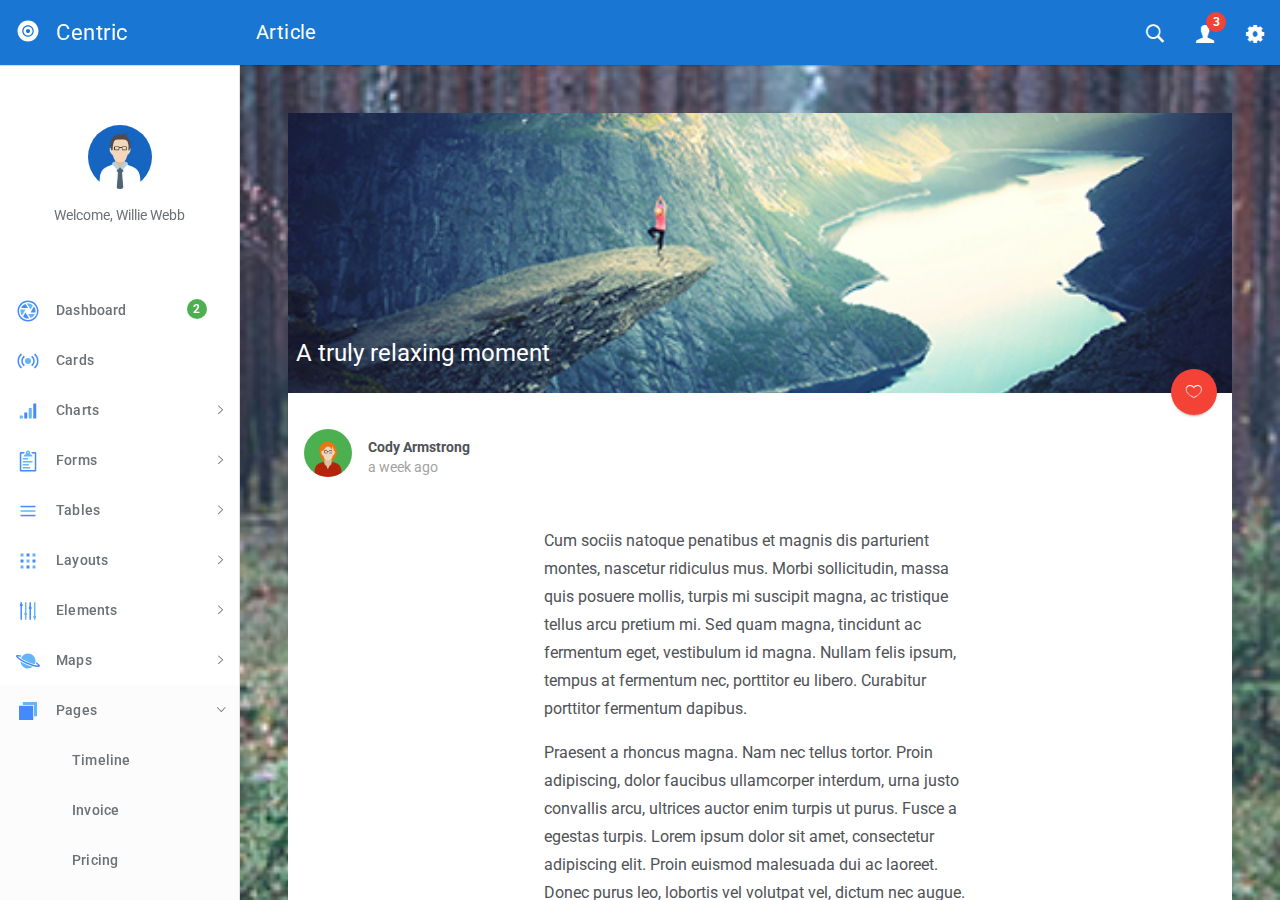
<file: src/blog.article.html>
<!DOCTYPE html>
<html lang="en">
  <head>
    <meta charset="utf-8">
    <meta name="viewport" content="width=device-width, initial-scale=1, maximum-scale=1">
    <meta name="description" content="Bootstrap Admin Template">
    <meta name="keywords" content="app, responsive, jquery, bootstrap, dashboard, admin">
    <title>Centric - Bootstrap Admin Template</title>
    <!-- Vendor styles-->
    <!-- build:css(../app) css/vendor.css-->
    <!-- Animate.CSS-->
    <link rel="stylesheet" href="assets/vendor/animate.css/animate.css">
    <!-- Bootstrap-->
    <link rel="stylesheet" href="assets/vendor/bootstrap/dist/css/bootstrap.min.css">
    <!-- Ionicons-->
    <link rel="stylesheet" href="assets/vendor/ionicons/css/ionicons.css">
    <!-- Bluimp Gallery-->
    <link rel="stylesheet" href="assets/vendor/blueimp-gallery/css/blueimp-gallery.css">
    <link rel="stylesheet" href="assets/vendor/blueimp-gallery/css/blueimp-gallery-indicator.css">
    <link rel="stylesheet" href="assets/vendor/blueimp-gallery/css/blueimp-gallery-video.css">
    <!-- Datepicker-->
    <link rel="stylesheet" href="assets/vendor/bootstrap-datepicker/dist/css/bootstrap-datepicker3.css">
    <!-- Rickshaw-->
    <link rel="stylesheet" href="assets/vendor/rickshaw/rickshaw.css">
    <!-- Select2-->
    <link rel="stylesheet" href="assets/vendor/select2/dist/css/select2.css">
    <!-- Clockpicker-->
    <link rel="stylesheet" href="assets/vendor/clockpicker/dist/bootstrap-clockpicker.css">
    <!-- Range Slider-->
    <link rel="stylesheet" href="assets/vendor/nouislider/distribute/nouislider.min.css">
    <!-- ColorPicker-->
    <link rel="stylesheet" href="assets/vendor/mjolnic-bootstrap-colorpicker/dist/css/bootstrap-colorpicker.css">
    <!-- Summernote-->
    <link rel="stylesheet" href="assets/vendor/summernote/dist/summernote.css">
    <!-- Dropzone-->
    <link rel="stylesheet" href="assets/vendor/dropzone/dist/basic.css">
    <link rel="stylesheet" href="assets/vendor/dropzone/dist/dropzone.css">
    <!-- Xeditable-->
    <link rel="stylesheet" href="assets/vendor/x-editable/dist/bootstrap3-editable/css/bootstrap-editable.css">
    <!-- Bootgrid-->
    <link rel="stylesheet" href="assets/vendor/jquery.bootgrid/dist/jquery.bootgrid.css">
    <!-- Datatables-->
    <link rel="stylesheet" href="assets/vendor/datatables/media/css/jquery.dataTables.css">
    <!-- Sweet Alert-->
    <link rel="stylesheet" href="assets/vendor/sweetalert/dist/sweetalert.css">
    <!-- Loaders.CSS-->
    <link rel="stylesheet" href="assets/vendor/loaders.css/loaders.css">
    <!-- Material Floating Button-->
    <link rel="stylesheet" href="assets/vendor/ng-material-floating-button/mfb/dist/mfb.css">
    <!-- Material Colors-->
    <link rel="stylesheet" href="assets/vendor/material-colors/dist/colors.css">
    <!-- endbuild-->
    <!-- Application styles-->
    <link rel="stylesheet" href="assets/css/app.css">
  </head>
  <body class="theme-1">
    <div class="layout-container">
      <!-- top navbar-->
      <header class="header-container">
        <nav>
          <ul class="visible-xs visible-sm">
            <li><a id="sidebar-toggler" href="#" class="menu-link menu-link-slide"><span><em></em></span></a></li>
          </ul>
          <ul class="hidden-xs">
            <li><a id="offcanvas-toggler" href="#" class="menu-link menu-link-slide"><span><em></em></span></a></li>
          </ul>
          <h2 class="header-title">Article</h2>
          <ul class="pull-right">
            <li><a id="header-search" href="#" class="ripple"><em class="ion-ios-search-strong"></em></a></li>
            <li class="dropdown"><a href="#" data-toggle="dropdown" class="dropdown-toggle has-badge ripple"><em class="ion-person"></em><sup class="badge bg-danger">3</sup></a>
              <ul class="dropdown-menu dropdown-menu-right md-dropdown-menu">
                <li><a href="profile.html"><em class="ion-home icon-fw"></em>Profile</a></li>
                <li><a href="messages.html"><em class="ion-gear-a icon-fw"></em>Messages</a></li>
                <li role="presentation" class="divider"></li>
                <li><a href="user.login.html"><em class="ion-log-out icon-fw"></em>Logout</a></li>
              </ul>
            </li>
            <li><a id="header-settings" href="#" class="ripple"><em class="ion-gear-b"></em></a></li>
          </ul>
        </nav>
      </header>
      <!-- sidebar-->
      <aside class="sidebar-container">
        <div class="sidebar-header">
          <div class="pull-right pt-lg text-muted hidden"><em class="ion-close-round"></em></div><a href="#" class="sidebar-header-logo"><img src="assets/img/logo.png" data-svg-replace="assets/img/logo.svg" alt="Logo"><span class="sidebar-header-logo-text">Centric</span></a>
        </div>
        <div class="sidebar-content">
          <div class="sidebar-toolbar text-center"><a href=""><img src="assets/img/user/01.jpg" alt="Profile" class="img-circle thumb64"></a>
            <div class="mt">Welcome, Willie Webb</div>
          </div>
          <nav class="sidebar-nav">
            <ul>
              <li><a href="dashboard.html" class="ripple"><span class="pull-right nav-label"><span class="badge bg-success">2</span></span><span class="nav-icon"><img src="" data-svg-replace="assets/img/icons/aperture.svg" alt="MenuItem" class="hidden"></span><span>Dashboard</span></a></li>
              <li><a href="cards.html" class="ripple"><span class="pull-right nav-label"></span><span class="nav-icon"><img src="" data-svg-replace="assets/img/icons/radio-waves.svg" alt="MenuItem" class="hidden"></span><span>Cards</span></a></li>
              <li><a href="#" class="ripple"><span class="pull-right nav-caret"><em class="ion-ios-arrow-right"></em></span><span class="pull-right nav-label"></span><span class="nav-icon"><img src="" data-svg-replace="assets/img/icons/connection-bars.svg" alt="MenuItem" class="hidden"></span><span>Charts</span></a>
                <ul class="sidebar-subnav">
                  <li><a href="flot.html" class="ripple"><span class="pull-right nav-label"></span><span>Flot</span></a></li>
                  <li><a href="radial.html" class="ripple"><span class="pull-right nav-label"></span><span>Radial</span></a></li>
                  <li><a href="rickshaw.html" class="ripple"><span class="pull-right nav-label"></span><span>Rickshaw</span></a></li>
                </ul>
              </li>
              <li><a href="#" class="ripple"><span class="pull-right nav-caret"><em class="ion-ios-arrow-right"></em></span><span class="pull-right nav-label"></span><span class="nav-icon"><img src="" data-svg-replace="assets/img/icons/clipboard.svg" alt="MenuItem" class="hidden"></span><span>Forms</span></a>
                <ul class="sidebar-subnav">
                  <li><a href="forms.classic.html" class="ripple"><span class="pull-right nav-label"></span><span>Classic</span></a></li>
                  <li><a href="validation.html" class="ripple"><span class="pull-right nav-label"></span><span>Validation</span></a></li>
                  <li><a href="forms.advanced.html" class="ripple"><span class="pull-right nav-label"></span><span>Advanced</span></a></li>
                  <li><a href="material.html" class="ripple"><span class="pull-right nav-label"></span><span>Material</span></a></li>
                  <li><a href="editor.html" class="ripple"><span class="pull-right nav-label"></span><span>Editors</span></a></li>
                  <li><a href="dropzone.html" class="ripple"><span class="pull-right nav-label"></span><span>Dropzone</span></a></li>
                  <li><a href="xeditable.html" class="ripple"><span class="pull-right nav-label"></span><span>xEditable</span></a></li>
                  <li><a href="wizard.html" class="ripple"><span class="pull-right nav-label"></span><span>Wizard</span></a></li>
                </ul>
              </li>
              <li><a href="#" class="ripple"><span class="pull-right nav-caret"><em class="ion-ios-arrow-right"></em></span><span class="pull-right nav-label"></span><span class="nav-icon"><img src="" data-svg-replace="assets/img/icons/navicon.svg" alt="MenuItem" class="hidden"></span><span>Tables</span></a>
                <ul id="tables" class="sidebar-subnav">
                  <li><a href="tables.classic.html" class="ripple"><span class="pull-right nav-label"></span><span>Classic</span></a></li>
                  <li><a href="datatable.html" class="ripple"><span class="pull-right nav-label"></span><span>Datatable</span></a></li>
                  <li><a href="bootgrid.html" class="ripple"><span class="pull-right nav-label"></span><span>Bootgrid</span></a></li>
                </ul>
              </li>
              <li><a href="#" class="ripple"><span class="pull-right nav-caret"><em class="ion-ios-arrow-right"></em></span><span class="pull-right nav-label"></span><span class="nav-icon"><img src="" data-svg-replace="assets/img/icons/grid.svg" alt="MenuItem" class="hidden"></span><span>Layouts</span></a>
                <ul id="layouts" class="sidebar-subnav">
                  <li><a href="layouts.columns.html" class="ripple"><span class="pull-right nav-label"></span><span>Columns</span></a></li>
                  <li><a href="layouts.overlap.html" class="ripple"><span class="pull-right nav-label"></span><span>Overlap</span></a></li>
                  <li><a href="layouts.boxed.html" class="ripple"><span class="pull-right nav-label"></span><span>Boxed</span></a></li>
                  <li><a href="layouts.tabs.html" class="ripple"><span class="pull-right nav-label"></span><span>Tabs</span></a></li>
                  <li><a href="layouts.containers.html" class="ripple"><span class="pull-right nav-label"></span><span>Containers</span></a></li>
                </ul>
              </li>
              <li><a href="#" class="ripple"><span class="pull-right nav-caret"><em class="ion-ios-arrow-right"></em></span><span class="pull-right nav-label"></span><span class="nav-icon"><img src="" data-svg-replace="assets/img/icons/levels.svg" alt="MenuItem" class="hidden"></span><span>Elements</span></a>
                <ul id="elements" class="sidebar-subnav">
                  <li><a href="colors.html" class="ripple"><span class="pull-right nav-label"></span><span>Colors</span></a></li>
                  <li><a href="whiteframes.html" class="ripple"><span class="pull-right nav-label"></span><span>Whiteframes</span></a></li>
                  <li><a href="lists.html" class="ripple"><span class="pull-right nav-label"></span><span>Lists</span></a></li>
                  <li><a href="bootstrapui.html" class="ripple"><span class="pull-right nav-label"></span><span>Bootstrap</span></a></li>
                  <li><a href="buttons.html" class="ripple"><span class="pull-right nav-label"></span><span>Buttons</span></a></li>
                  <li><a href="sweetalert.html"><span class="pull-right nav-label"></span><span>Sweet-alert</span></a></li>
                  <li><a href="spinners.html" class="ripple"><span class="pull-right nav-label"></span><span>Spinners</span></a></li>
                  <li><a href="nestable.html" class="ripple"><span class="pull-right nav-label"></span><span>Nestable</span></a></li>
                  <li><a href="grid.html" class="ripple"><span class="pull-right nav-label"></span><span>Grid</span></a></li>
                  <li><a href="grid-masonry.html" class="ripple"><span class="pull-right nav-label"></span><span>Grid Masonry</span></a></li>
                  <li><a href="typography.html" class="ripple"><span class="pull-right nav-label"></span><span>Typography</span></a></li>
                  <li><a href="icons.html" class="ripple"><span class="pull-right nav-label"></span><span>Icons</span></a></li>
                  <li><a href="utilities.html" class="ripple"><span class="pull-right nav-label"></span><span>Utilities</span></a></li>
                </ul>
              </li>
              <li><a href="#" class="ripple"><span class="pull-right nav-caret"><em class="ion-ios-arrow-right"></em></span><span class="pull-right nav-label"></span><span class="nav-icon"><img src="" data-svg-replace="assets/img/icons/planet.svg" alt="MenuItem" class="hidden"></span><span>Maps</span></a>
                <ul id="maps" class="sidebar-subnav">
                  <li><a href="google-map-full.html" class="ripple"><span class="pull-right nav-label"></span><span>Google Maps Full</span></a></li>
                  <li><a href="google-map.html" class="ripple"><span class="pull-right nav-label"></span><span>Google Maps</span></a></li>
                  <li><a href="vector-map.html" class="ripple"><span class="pull-right nav-label"></span><span>Vector Maps</span></a></li>
                  <li><a href="datamaps.html" class="ripple"><span class="pull-right nav-label"></span><span>Datamaps</span></a></li>
                </ul>
              </li>
              <li><a href="#" class="ripple"><span class="pull-right nav-caret"><em class="ion-ios-arrow-right"></em></span><span class="pull-right nav-label"></span><span class="nav-icon"><img src="" data-svg-replace="assets/img/icons/ios-browsers.svg" alt="MenuItem" class="hidden"></span><span>Pages</span></a>
                <ul id="pages" class="sidebar-subnav">
                  <li><a href="timeline.html" class="ripple"><span class="pull-right nav-label"></span><span>Timeline</span></a></li>
                  <li><a href="invoice.html" class="ripple"><span class="pull-right nav-label"></span><span>Invoice</span></a></li>
                  <li><a href="pricing.html" class="ripple"><span class="pull-right nav-label"></span><span>Pricing</span></a></li>
                  <li><a href="contacts.html" class="ripple"><span class="pull-right nav-label"></span><span>Contacts</span></a></li>
                  <li><a href="faq.html" class="ripple"><span class="pull-right nav-label"></span><span>FAQ</span></a></li>
                  <li><a href="projects.html" class="ripple"><span class="pull-right nav-label"></span><span>Projects</span></a></li>
                  <li><a href="blog.html" class="ripple"><span class="pull-right nav-label"></span><span>Blog</span></a></li>
                  <li><a href="blog.article.html" class="ripple"><span class="pull-right nav-label"></span><span>Article</span></a></li>
                  <li><a href="profile.html" class="ripple"><span class="pull-right nav-label"></span><span>Profile</span></a></li>
                  <li><a href="gallery.html" class="ripple"><span class="pull-right nav-label"></span><span>Gallery</span></a></li>
                  <li><a href="wall.html" class="ripple"><span class="pull-right nav-label"></span><span>Wall</span></a></li>
                  <li><a href="search.html" class="ripple"><span class="pull-right nav-label"></span><span>Search</span></a></li>
                  <li><a href="messages.html" class="ripple"><span class="pull-right nav-label"></span><span>Messages Board</span></a></li>
                </ul>
              </li>
              <li><a href="#" class="ripple"><span class="pull-right nav-caret"><em class="ion-ios-arrow-right"></em></span><span class="pull-right nav-label"></span><span class="nav-icon"><img src="" data-svg-replace="assets/img/icons/person-stalker.svg" alt="MenuItem" class="hidden"></span><span>User</span></a>
                <ul id="user" class="sidebar-subnav">
                  <li><a href="login.html" class="ripple"><span class="pull-right nav-label"></span><span>Login</span></a></li>
                  <li><a href="signup.html" class="ripple"><span class="pull-right nav-label"></span><span>Signup</span></a></li>
                  <li><a href="lock.html" class="ripple"><span class="pull-right nav-label"></span><span>Lock</span></a></li>
                  <li><a href="recover.html" class="ripple"><span class="pull-right nav-label"></span><span>Recover</span></a></li>
                </ul>
              </li>
              <li><a href="../../angularjs/" class="ripple"><span class="nav-icon"><em class="ion-android-open"></em></span><span>AngularJS</span></a></li>
            </ul>
          </nav>
        </div>
      </aside>
      <div class="sidebar-layout-obfuscator"></div>
      <!-- Main section-->
      <main class="main-container">
        <!-- Page content-->
        <section>
          <div class="container-fluid bg-full bg-pic1">
            <div class="container container-md">
              <div class="card animated fadeInUp b0">
                <div class="card-item card-media bg-pic4">
                  <div class="card-item-text bg-transparent">
                    <h4>A truly relaxing moment</h4>
                  </div>
                </div>
                <div class="card-offset">
                  <div class="card-offset-item text-right">
                    <button type="button" class="btn-raised btn btn-danger btn-circle btn-lg"><em class="ion-ios-heart-outline"></em></button>
                  </div>
                </div>
                <div class="card-body pt0">
                  <div class="clearfix">
                    <p class="pull-left mr"><a href="#"><img src="assets/img/user/02.jpg" alt="User" class="img-circle thumb48"></a></p>
                    <div class="oh">
                      <div class="mt-sm"><strong class="mr-sm">Cody Armstrong</strong></div>
                      <div class="clearfix">
                        <div class="pull-left text-muted"><span>a week ago</span></div>
                      </div>
                    </div>
                  </div>
                  <div class="container container-xs reader-block">
                    <p>Cum sociis natoque penatibus et magnis dis parturient montes, nascetur ridiculus mus. Morbi sollicitudin, massa quis posuere mollis, turpis mi suscipit magna, ac tristique tellus arcu pretium mi. Sed quam magna, tincidunt ac fermentum eget, vestibulum id magna. Nullam felis ipsum, tempus at fermentum nec, porttitor eu libero. Curabitur porttitor fermentum dapibus.</p>
                    <p>Praesent a rhoncus magna. Nam nec tellus tortor. Proin adipiscing, dolor faucibus ullamcorper interdum, urna justo convallis arcu, ultrices auctor enim turpis ut purus. Fusce a egestas turpis. Lorem ipsum dolor sit amet, consectetur adipiscing elit. Proin euismod malesuada dui ac laoreet. Donec purus leo, lobortis vel volutpat vel, dictum nec augue. Proin ullamcorper lectus ut libero blandit pretium.</p>
                    <p class="text-center"><img src="assets/img/pic5.jpg" alt="Article Image" class="img-thumbnail"></p>
                    <p>Cras fringilla ipsum sed elit sodales malesuada. Nam sem magna, tristique non facilisis a, porta ut elit. Vestibulum mauris nisl, dictum vitae dapibus iaculis, tempor sed libero. Ut vestibulum est eget justo facilisis ullamcorper. Pellentesque sodales aliquam lorem, eu tempor enim pretium ac. Aliquam vitae purus dolor. Etiam odio ante, placerat eu accumsan ut, consectetur vel mi. Ut eu aliquam orci.</p>
                  </div>
                </div>
                <div class="card-body bg-gray-lighter">
                  <form action="" class="mt">
                    <div class="input-group mda-input-group">
                      <div class="mda-form-group float-label">
                        <div class="mda-form-control">
                          <textarea rows="1" aria-multiline="true" tabindex="0" aria-invalid="false" class="form-control"></textarea>
                          <div class="mda-form-control-line"></div>
                          <label class="m0">Comments</label>
                        </div><span class="mda-form-msg right">Any message here</span>
                      </div><span class="input-group-btn">
                        <button type="button" class="btn btn-flat btn-success btn-circle"><em class="ion-checkmark-round"></em></button></span>
                    </div>
                  </form>
                  <div class="mt">
                    <div class="media">
                      <div class="media-left"><a href="#"><img src="assets/img/user/01.jpg" alt="Image Post" class="media-object img-circle thumb48"></a></div>
                      <div class="media-body">
                        <h6 class="mt0 mb-sm">Joel Murray<small class="text-muted">2 days ago</small></h6>
                        <div class="mb">Pellentesque mauris orci, lobortis in tristique mollis, consequat eu magna.</div>
                        <ul class="list-inline">
                          <li><a href="#" class="text-soft"><em class="ion-thumbsup icon-2x"></em></a></li>
                          <li><a href="#" class="text-soft"><em class="ion-thumbsdown icon-2x"></em></a></li>
                          <li><a href="#" class="text-soft"><em class="ion-android-share-alt icon-2x"></em></a></li>
                        </ul>
                      </div>
                    </div>
                    <div class="media">
                      <div class="media-left"><a href="#"><img src="assets/img/user/02.jpg" alt="Image Post" class="media-object img-circle thumb48"></a></div>
                      <div class="media-body">
                        <h6 class="mt0 mb-sm">Daryl Parker<small class="text-muted">2 days ago</small></h6>
                        <div class="mb">Duis elit dolor, gravida vitae varius in, viverra eu nibh. In sit amet accumsan arcu.</div>
                        <ul class="list-inline">
                          <li><a href="#" class="text-soft"><em class="ion-thumbsup icon-2x"></em></a></li>
                          <li><a href="#" class="text-soft"><em class="ion-thumbsdown icon-2x"></em></a></li>
                          <li><a href="#" class="text-soft"><em class="ion-android-share-alt icon-2x"></em></a></li>
                        </ul>
                        <div class="media">
                          <div class="media-left"><a href="#"><img src="assets/img/user/03.jpg" alt="Image Post" class="media-object img-circle thumb48"></a></div>
                          <div class="media-body">
                            <h6 class="mt0 mb-sm">Eddie Kelly<small class="text-muted">2 days ago</small></h6>
                            <div class="mb">Pellentesque habitant morbi tristique senectus et netus et malesuada fames ac turpis egestas. Nulla condimentum viverra vestibulum. Fusce eleifend ornare ante at dignissim.</div>
                            <ul class="list-inline">
                              <li><a href="#" class="text-soft"><em class="ion-thumbsup icon-2x"></em></a></li>
                              <li><a href="#" class="text-soft"><em class="ion-thumbsdown icon-2x"></em></a></li>
                              <li><a href="#" class="text-soft"><em class="ion-android-share-alt icon-2x"></em></a></li>
                            </ul>
                          </div>
                        </div>
                      </div>
                    </div>
                  </div>
                </div>
              </div>
              <div class="clearfix mv-lg">
                <h5 class="pull-left"><a href="#" class="btn btn-circle btn-default"><em class="ion-ios-arrow-thin-left icon-2x"></em></a><span class="ml text-white">Older</span></h5>
                <h5 class="pull-right"><span class="mr text-white">Newer</span><a href="#" class="btn btn-circle btn-default"><em class="ion-ios-arrow-thin-right icon-2x"></em></a></h5>
              </div>
            </div>
          </div>
        </section>
        <!-- Page footer-->
        <footer><span>2017 - Centric app.</span></footer>
      </main>
    </div>
    <!-- Search template-->
    <div tabindex="-1" role="dialog" class="modal modal-top fade modal-search">
      <div class="modal-dialog">
        <div class="modal-content">
          <div class="modal-body">
            <div class="pull-left">
              <button type="button" data-dismiss="modal" class="btn btn-flat"><em class="ion-arrow-left-c icon-24"></em></button>
            </div>
            <div class="pull-right">
              <button type="button" class="btn btn-flat"><em class="ion-android-microphone icon-24"></em></button>
            </div>
            <form action="#" class="oh">
              <div class="mda-form-control pt0">
                <input type="text" placeholder="Search.." data-localize="header.SEARCH" class="form-control header-input-search">
                <div class="mda-form-control-line"></div>
              </div>
            </form>
          </div>
        </div>
      </div>
    </div>
    <!-- End Search template-->
    <!-- Settings template-->
    <div tabindex="-1" role="dialog" class="modal-settings modal modal-right fade">
      <div class="modal-dialog modal-lg">
        <div class="modal-content">
          <div class="modal-header">
            <div data-dismiss="modal" class="pull-right clickable"><em class="ion-close-round text-soft"></em></div>
            <h4 class="modal-title"><span>Settings</span></h4>
          </div>
          <div class="modal-body">
            <div class="clearfix mb">
              <div class="pull-left wd-tiny mb">
                <div class="setting-color">
                  <label class="preview-theme-1">
                    <input type="radio" checked="checked" name="setting-theme" value="0"><span class="ion-checkmark-round"></span>
                    <div class="t-grid">
                      <div class="t-row">
                        <div class="t-col preview-header"></div>
                        <div class="t-col preview-sidebar"></div>
                        <div class="t-col preview-content"></div>
                      </div>
                    </div>
                  </label>
                </div>
              </div>
              <div class="pull-left wd-tiny mb">
                <div class="setting-color">
                  <label class="preview-theme-2">
                    <input type="radio" name="setting-theme" value="1"><span class="ion-checkmark-round"></span>
                    <div class="t-grid">
                      <div class="t-row">
                        <div class="t-col preview-header"></div>
                        <div class="t-col preview-sidebar"></div>
                        <div class="t-col preview-content"></div>
                      </div>
                    </div>
                  </label>
                </div>
              </div>
              <div class="pull-left wd-tiny mb">
                <div class="setting-color">
                  <label class="preview-theme-3">
                    <input type="radio" name="setting-theme" value="2"><span class="ion-checkmark-round"></span>
                    <div class="t-grid">
                      <div class="t-row">
                        <div class="t-col preview-header"></div>
                        <div class="t-col preview-sidebar"></div>
                        <div class="t-col preview-content"></div>
                      </div>
                    </div>
                  </label>
                </div>
              </div>
              <div class="pull-left wd-tiny mb">
                <div class="setting-color">
                  <label class="preview-theme-4">
                    <input type="radio" name="setting-theme" value="3"><span class="ion-checkmark-round"></span>
                    <div class="t-grid">
                      <div class="t-row">
                        <div class="t-col preview-header"></div>
                        <div class="t-col preview-sidebar"></div>
                        <div class="t-col preview-content"></div>
                      </div>
                    </div>
                  </label>
                </div>
              </div>
              <div class="pull-left wd-tiny mb">
                <div class="setting-color">
                  <label class="preview-theme-5">
                    <input type="radio" name="setting-theme" value="4"><span class="ion-checkmark-round"></span>
                    <div class="t-grid">
                      <div class="t-row">
                        <div class="t-col preview-header"></div>
                        <div class="t-col preview-sidebar"></div>
                        <div class="t-col preview-content"></div>
                      </div>
                    </div>
                  </label>
                </div>
              </div>
              <div class="pull-left wd-tiny mb">
                <div class="setting-color">
                  <label class="preview-theme-6">
                    <input type="radio" name="setting-theme" value="5"><span class="ion-checkmark-round"></span>
                    <div class="t-grid">
                      <div class="t-row">
                        <div class="t-col preview-header"></div>
                        <div class="t-col preview-sidebar"></div>
                        <div class="t-col preview-content"></div>
                      </div>
                    </div>
                  </label>
                </div>
              </div>
              <div class="pull-left wd-tiny mb">
                <div class="setting-color">
                  <label class="preview-theme-7">
                    <input type="radio" name="setting-theme" value="6"><span class="ion-checkmark-round"></span>
                    <div class="t-grid">
                      <div class="t-row">
                        <div class="t-col preview-header"></div>
                        <div class="t-col preview-sidebar"></div>
                        <div class="t-col preview-content"></div>
                      </div>
                    </div>
                  </label>
                </div>
              </div>
              <div class="pull-left wd-tiny mb">
                <div class="setting-color">
                  <label class="preview-theme-8">
                    <input type="radio" name="setting-theme" value="7"><span class="ion-checkmark-round"></span>
                    <div class="t-grid">
                      <div class="t-row">
                        <div class="t-col preview-header"></div>
                        <div class="t-col preview-sidebar"></div>
                        <div class="t-col preview-content"></div>
                      </div>
                    </div>
                  </label>
                </div>
              </div>
              <div class="pull-left wd-tiny mb">
                <div class="setting-color">
                  <label class="preview-theme-9">
                    <input type="radio" name="setting-theme" value="8"><span class="ion-checkmark-round"></span>
                    <div class="t-grid">
                      <div class="t-row">
                        <div class="t-col preview-header"></div>
                        <div class="t-col preview-sidebar"></div>
                        <div class="t-col preview-content"></div>
                      </div>
                    </div>
                  </label>
                </div>
              </div>
            </div>
            <hr>
            <p>
              <label class="mda-checkbox">
                <input id="sidebar-showheader" type="checkbox" checked=""><em class="bg-indigo-500"></em>Sidebar header
              </label>
            </p>
            <p>
              <label class="mda-checkbox">
                <input id="sidebar-showtoolbar" type="checkbox" checked=""><em class="bg-indigo-500"></em>Sidebar toolbar
              </label>
            </p>
            <p>
              <label class="mda-checkbox">
                <input id="sidebar-offcanvas" type="checkbox"><em class="bg-indigo-500"></em>Sidebar offcanvas
              </label>
            </p>
            <hr>
            <p>Navigation icon</p>
            <p>
              <label class="mda-radio">
                <input type="radio" name="headerMenulink" value="menu-link-close"><em class="bg-indigo-500"></em>Close icon
              </label>
            </p>
            <p>
              <label class="mda-radio">
                <input type="radio" checked="" name="headerMenulink" value="menu-link-slide"><em class="bg-indigo-500"></em>Slide arrow
              </label>
            </p>
            <p>
              <label class="mda-radio">
                <input type="radio" name="headerMenulink" value="menu-link-arrow"><em class="bg-indigo-500"></em>Big arrow
              </label>
            </p>
            <hr>
            <button type="button" data-toggle-fullscreen="" class="btn btn-default btn-raised">Toggle fullscreen</button>
            <hr>
            <p>Change language</p>
            <!-- START Language list-->
            <div class="btn-group">
              <button type="button" data-toggle="dropdown" class="btn btn-default btn-block btn-raised">English</button>
              <ul role="menu" class="dropdown-menu dropdown-menu-right animated fadeInUpShort">
                <li><a href="#" data-set-lang="en">English</a></li>
                <li><a href="#" data-set-lang="es">Spanish</a></li>
              </ul>
            </div>
            <!-- END Language list-->
          </div>
        </div>
      </div>
    </div>
    <!-- End Settings template-->
    <!-- Google Maps API-->
    <script type="text/javascript" src="http://maps.google.com/maps/api/js?key=AIzaSyD_MleSHludEfiKUi1CCyumkv74Pm4u8Is"></script>
    <!-- build:js(../app) js/vendor.js-->
    <!-- Modernizr-->
    <script src="assets/vendor/modernizr/modernizr.custom.js"></script>
    <!-- jQuery-->
    <script src="assets/vendor/jquery/dist/jquery.js"></script>
    <!-- Bootstrap-->
    <script src="assets/vendor/bootstrap/dist/js/bootstrap.js"></script>
    <!-- jQuery Browser-->
    <script src="assets/vendor/jquery.browser/dist/jquery.browser.js"></script>
    <!-- Material Colors-->
    <script src="assets/vendor/material-colors/dist/colors.js"></script>
    <!-- Bootstrap Filestyle-->
    <script src="assets/vendor/bootstrap-filestyle/src/bootstrap-filestyle.js"></script>
    <!-- Flot charts-->
    <script src="assets/vendor/flot/jquery.flot.js"></script>
    <script src="assets/vendor/flot/jquery.flot.categories.js"></script>
    <script src="assets/vendor/flot-spline/js/jquery.flot.spline.js"></script>
    <script src="assets/vendor/flot.tooltip/js/jquery.flot.tooltip.js"></script>
    <script src="assets/vendor/flot/jquery.flot.resize.js"></script>
    <script src="assets/vendor/flot/jquery.flot.pie.js"></script>
    <script src="assets/vendor/flot/jquery.flot.time.js"></script>
    <script src="assets/vendor/sidebysideimproved/jquery.flot.orderBars.js"></script>
    <!-- jVector Maps-->
    <script src="assets/vendor/ika.jvectormap/jquery-jvectormap-1.2.2.min.js"></script>
    <script src="assets/vendor/ika.jvectormap/jquery-jvectormap-us-mill-en.js"></script>
    <script src="assets/vendor/ika.jvectormap/jquery-jvectormap-world-mill-en.js"></script>
    <!-- Easypie Charts-->
    <script src="assets/vendor/jquery.easy-pie-chart/dist/jquery.easypiechart.js"></script>
    <!-- Screenfull-->
    <script src="assets/vendor/screenfull/dist/screenfull.js"></script>
    <!-- Sparkline-->
    <script src="assets/vendor/sparkline/index.js"></script>
    <!-- Datepicker-->
    <script src="assets/vendor/bootstrap-datepicker/js/bootstrap-datepicker.js"></script>
    <!-- jQuery Knob charts-->
    <script src="assets/vendor/jquery-knob/js/jquery.knob.js"></script>
    <!-- Rickshaw-->
    <script src="assets/vendor/d3/d3.js"></script>
    <script src="assets/vendor/rickshaw/rickshaw.js"></script>
    <!-- jQuery Form Validation-->
    <script src="assets/vendor/jquery-validation/dist/jquery.validate.js"></script>
    <script src="assets/vendor/jquery-validation/dist/additional-methods.js"></script>
    <!-- JQUERY STEPS-->
    <script src="assets/vendor/jquery.steps/build/jquery.steps.js"></script>
    <!-- Select2-->
    <script src="assets/vendor/select2/dist/js/select2.js"></script>
    <!-- Clockpicker-->
    <script src="assets/vendor/clockpicker/dist/bootstrap-clockpicker.js"></script>
    <!-- Range Slider-->
    <script src="assets/vendor/nouislider/distribute/nouislider.js"></script>
    <!-- ColorPicker-->
    <script src="assets/vendor/mjolnic-bootstrap-colorpicker/dist/js/bootstrap-colorpicker.js"></script>
    <!-- Summernote-->
    <script src="assets/vendor/summernote/dist/summernote.js"></script>
    <!-- Dropzone-->
    <script src="assets/vendor/dropzone/dist/dropzone.js"></script>
    <!-- Xeditable-->
    <script src="assets/vendor/x-editable/dist/bootstrap3-editable/js/bootstrap-editable.js"></script>
    <!-- Momentjs-->
    <script src="assets/vendor/moment/min/moment-with-locales.js"></script>
    <!-- Google Maps-->
    <script src="assets/vendor/gmaps/gmaps.js"></script>
    <!-- Bootgrid-->
    <script src="assets/vendor/jquery.bootgrid/dist/jquery.bootgrid.js"></script>
    <script src="assets/vendor/jquery.bootgrid/dist/jquery.bootgrid.fa.js"></script>
    <!-- Datatables-->
    <script src="assets/vendor/datatables/media/js/jquery.dataTables.js"></script>
    <!-- Nestable-->
    <script src="assets/vendor/nestable/jquery.nestable.js"></script>
    <!-- Sweet Alert-->
    <script src="assets/vendor/sweetalert/dist/sweetalert-dev.js"></script>
    <!-- Masonry-->
    <script src="assets/vendor/masonry/dist/masonry.pkgd.js"></script>
    <!-- Images Loaded-->
    <script src="assets/vendor/imagesloaded/imagesloaded.pkgd.js"></script>
    <!-- Loaders.CSS-->
    <script src="assets/vendor/loaders.css/loaders.css.js"></script>
    <!-- jQuery Localize-->
    <script src="assets/vendor/jquery-localize-i18n/dist/jquery.localize.js"></script>
    <!-- Blueimp Gallery-->
    <script src="assets/vendor/blueimp-gallery/js/blueimp-helper.js"></script>
    <script src="assets/vendor/blueimp-gallery/js/blueimp-gallery.js"></script>
    <script src="assets/vendor/blueimp-gallery/js/blueimp-gallery-fullscreen.js"></script>
    <script src="assets/vendor/blueimp-gallery/js/blueimp-gallery-indicator.js"></script>
    <script src="assets/vendor/blueimp-gallery/js/blueimp-gallery-video.js"></script>
    <script src="assets/vendor/blueimp-gallery/js/blueimp-gallery-vimeo.js"></script>
    <script src="assets/vendor/blueimp-gallery/js/blueimp-gallery-youtube.js"></script>
    <script src="assets/vendor/blueimp-gallery/js/jquery.blueimp-gallery.js"></script>
    <!-- Datamaps-->
    <script src="assets/vendor/topojson/topojson.min.js"></script>
    <script src="assets/vendor/datamaps/dist/datamaps.all.js"></script>
    <!-- endbuild-->
    <!-- App script-->
    <script src="assets/js/app.js"></script>
  </body>
</html>
</file>
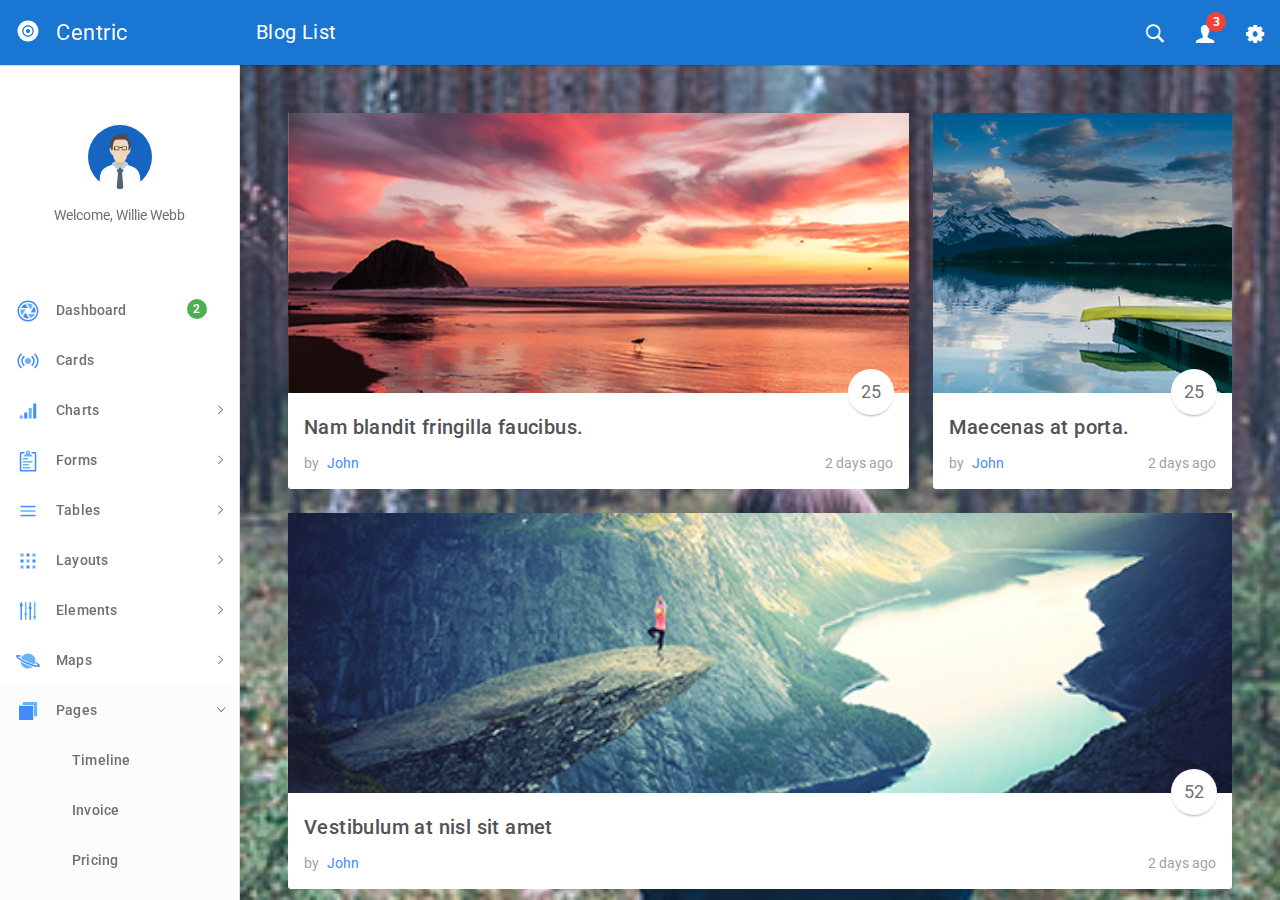
<file: src/blog.html>
<!DOCTYPE html>
<html lang="en">
  <head>
    <meta charset="utf-8">
    <meta name="viewport" content="width=device-width, initial-scale=1, maximum-scale=1">
    <meta name="description" content="Bootstrap Admin Template">
    <meta name="keywords" content="app, responsive, jquery, bootstrap, dashboard, admin">
    <title>Centric - Bootstrap Admin Template</title>
    <!-- Vendor styles-->
    <!-- build:css(../app) css/vendor.css-->
    <!-- Animate.CSS-->
    <link rel="stylesheet" href="assets/vendor/animate.css/animate.css">
    <!-- Bootstrap-->
    <link rel="stylesheet" href="assets/vendor/bootstrap/dist/css/bootstrap.min.css">
    <!-- Ionicons-->
    <link rel="stylesheet" href="assets/vendor/ionicons/css/ionicons.css">
    <!-- Bluimp Gallery-->
    <link rel="stylesheet" href="assets/vendor/blueimp-gallery/css/blueimp-gallery.css">
    <link rel="stylesheet" href="assets/vendor/blueimp-gallery/css/blueimp-gallery-indicator.css">
    <link rel="stylesheet" href="assets/vendor/blueimp-gallery/css/blueimp-gallery-video.css">
    <!-- Datepicker-->
    <link rel="stylesheet" href="assets/vendor/bootstrap-datepicker/dist/css/bootstrap-datepicker3.css">
    <!-- Rickshaw-->
    <link rel="stylesheet" href="assets/vendor/rickshaw/rickshaw.css">
    <!-- Select2-->
    <link rel="stylesheet" href="assets/vendor/select2/dist/css/select2.css">
    <!-- Clockpicker-->
    <link rel="stylesheet" href="assets/vendor/clockpicker/dist/bootstrap-clockpicker.css">
    <!-- Range Slider-->
    <link rel="stylesheet" href="assets/vendor/nouislider/distribute/nouislider.min.css">
    <!-- ColorPicker-->
    <link rel="stylesheet" href="assets/vendor/mjolnic-bootstrap-colorpicker/dist/css/bootstrap-colorpicker.css">
    <!-- Summernote-->
    <link rel="stylesheet" href="assets/vendor/summernote/dist/summernote.css">
    <!-- Dropzone-->
    <link rel="stylesheet" href="assets/vendor/dropzone/dist/basic.css">
    <link rel="stylesheet" href="assets/vendor/dropzone/dist/dropzone.css">
    <!-- Xeditable-->
    <link rel="stylesheet" href="assets/vendor/x-editable/dist/bootstrap3-editable/css/bootstrap-editable.css">
    <!-- Bootgrid-->
    <link rel="stylesheet" href="assets/vendor/jquery.bootgrid/dist/jquery.bootgrid.css">
    <!-- Datatables-->
    <link rel="stylesheet" href="assets/vendor/datatables/media/css/jquery.dataTables.css">
    <!-- Sweet Alert-->
    <link rel="stylesheet" href="assets/vendor/sweetalert/dist/sweetalert.css">
    <!-- Loaders.CSS-->
    <link rel="stylesheet" href="assets/vendor/loaders.css/loaders.css">
    <!-- Material Floating Button-->
    <link rel="stylesheet" href="assets/vendor/ng-material-floating-button/mfb/dist/mfb.css">
    <!-- Material Colors-->
    <link rel="stylesheet" href="assets/vendor/material-colors/dist/colors.css">
    <!-- endbuild-->
    <!-- Application styles-->
    <link rel="stylesheet" href="assets/css/app.css">
  </head>
  <body class="theme-1">
    <div class="layout-container">
      <!-- top navbar-->
      <header class="header-container">
        <nav>
          <ul class="visible-xs visible-sm">
            <li><a id="sidebar-toggler" href="#" class="menu-link menu-link-slide"><span><em></em></span></a></li>
          </ul>
          <ul class="hidden-xs">
            <li><a id="offcanvas-toggler" href="#" class="menu-link menu-link-slide"><span><em></em></span></a></li>
          </ul>
          <h2 class="header-title">Blog List</h2>
          <ul class="pull-right">
            <li><a id="header-search" href="#" class="ripple"><em class="ion-ios-search-strong"></em></a></li>
            <li class="dropdown"><a href="#" data-toggle="dropdown" class="dropdown-toggle has-badge ripple"><em class="ion-person"></em><sup class="badge bg-danger">3</sup></a>
              <ul class="dropdown-menu dropdown-menu-right md-dropdown-menu">
                <li><a href="profile.html"><em class="ion-home icon-fw"></em>Profile</a></li>
                <li><a href="messages.html"><em class="ion-gear-a icon-fw"></em>Messages</a></li>
                <li role="presentation" class="divider"></li>
                <li><a href="user.login.html"><em class="ion-log-out icon-fw"></em>Logout</a></li>
              </ul>
            </li>
            <li><a id="header-settings" href="#" class="ripple"><em class="ion-gear-b"></em></a></li>
          </ul>
        </nav>
      </header>
      <!-- sidebar-->
      <aside class="sidebar-container">
        <div class="sidebar-header">
          <div class="pull-right pt-lg text-muted hidden"><em class="ion-close-round"></em></div><a href="#" class="sidebar-header-logo"><img src="assets/img/logo.png" data-svg-replace="assets/img/logo.svg" alt="Logo"><span class="sidebar-header-logo-text">Centric</span></a>
        </div>
        <div class="sidebar-content">
          <div class="sidebar-toolbar text-center"><a href=""><img src="assets/img/user/01.jpg" alt="Profile" class="img-circle thumb64"></a>
            <div class="mt">Welcome, Willie Webb</div>
          </div>
          <nav class="sidebar-nav">
            <ul>
              <li><a href="dashboard.html" class="ripple"><span class="pull-right nav-label"><span class="badge bg-success">2</span></span><span class="nav-icon"><img src="" data-svg-replace="assets/img/icons/aperture.svg" alt="MenuItem" class="hidden"></span><span>Dashboard</span></a></li>
              <li><a href="cards.html" class="ripple"><span class="pull-right nav-label"></span><span class="nav-icon"><img src="" data-svg-replace="assets/img/icons/radio-waves.svg" alt="MenuItem" class="hidden"></span><span>Cards</span></a></li>
              <li><a href="#" class="ripple"><span class="pull-right nav-caret"><em class="ion-ios-arrow-right"></em></span><span class="pull-right nav-label"></span><span class="nav-icon"><img src="" data-svg-replace="assets/img/icons/connection-bars.svg" alt="MenuItem" class="hidden"></span><span>Charts</span></a>
                <ul class="sidebar-subnav">
                  <li><a href="flot.html" class="ripple"><span class="pull-right nav-label"></span><span>Flot</span></a></li>
                  <li><a href="radial.html" class="ripple"><span class="pull-right nav-label"></span><span>Radial</span></a></li>
                  <li><a href="rickshaw.html" class="ripple"><span class="pull-right nav-label"></span><span>Rickshaw</span></a></li>
                </ul>
              </li>
              <li><a href="#" class="ripple"><span class="pull-right nav-caret"><em class="ion-ios-arrow-right"></em></span><span class="pull-right nav-label"></span><span class="nav-icon"><img src="" data-svg-replace="assets/img/icons/clipboard.svg" alt="MenuItem" class="hidden"></span><span>Forms</span></a>
                <ul class="sidebar-subnav">
                  <li><a href="forms.classic.html" class="ripple"><span class="pull-right nav-label"></span><span>Classic</span></a></li>
                  <li><a href="validation.html" class="ripple"><span class="pull-right nav-label"></span><span>Validation</span></a></li>
                  <li><a href="forms.advanced.html" class="ripple"><span class="pull-right nav-label"></span><span>Advanced</span></a></li>
                  <li><a href="material.html" class="ripple"><span class="pull-right nav-label"></span><span>Material</span></a></li>
                  <li><a href="editor.html" class="ripple"><span class="pull-right nav-label"></span><span>Editors</span></a></li>
                  <li><a href="dropzone.html" class="ripple"><span class="pull-right nav-label"></span><span>Dropzone</span></a></li>
                  <li><a href="xeditable.html" class="ripple"><span class="pull-right nav-label"></span><span>xEditable</span></a></li>
                  <li><a href="wizard.html" class="ripple"><span class="pull-right nav-label"></span><span>Wizard</span></a></li>
                </ul>
              </li>
              <li><a href="#" class="ripple"><span class="pull-right nav-caret"><em class="ion-ios-arrow-right"></em></span><span class="pull-right nav-label"></span><span class="nav-icon"><img src="" data-svg-replace="assets/img/icons/navicon.svg" alt="MenuItem" class="hidden"></span><span>Tables</span></a>
                <ul id="tables" class="sidebar-subnav">
                  <li><a href="tables.classic.html" class="ripple"><span class="pull-right nav-label"></span><span>Classic</span></a></li>
                  <li><a href="datatable.html" class="ripple"><span class="pull-right nav-label"></span><span>Datatable</span></a></li>
                  <li><a href="bootgrid.html" class="ripple"><span class="pull-right nav-label"></span><span>Bootgrid</span></a></li>
                </ul>
              </li>
              <li><a href="#" class="ripple"><span class="pull-right nav-caret"><em class="ion-ios-arrow-right"></em></span><span class="pull-right nav-label"></span><span class="nav-icon"><img src="" data-svg-replace="assets/img/icons/grid.svg" alt="MenuItem" class="hidden"></span><span>Layouts</span></a>
                <ul id="layouts" class="sidebar-subnav">
                  <li><a href="layouts.columns.html" class="ripple"><span class="pull-right nav-label"></span><span>Columns</span></a></li>
                  <li><a href="layouts.overlap.html" class="ripple"><span class="pull-right nav-label"></span><span>Overlap</span></a></li>
                  <li><a href="layouts.boxed.html" class="ripple"><span class="pull-right nav-label"></span><span>Boxed</span></a></li>
                  <li><a href="layouts.tabs.html" class="ripple"><span class="pull-right nav-label"></span><span>Tabs</span></a></li>
                  <li><a href="layouts.containers.html" class="ripple"><span class="pull-right nav-label"></span><span>Containers</span></a></li>
                </ul>
              </li>
              <li><a href="#" class="ripple"><span class="pull-right nav-caret"><em class="ion-ios-arrow-right"></em></span><span class="pull-right nav-label"></span><span class="nav-icon"><img src="" data-svg-replace="assets/img/icons/levels.svg" alt="MenuItem" class="hidden"></span><span>Elements</span></a>
                <ul id="elements" class="sidebar-subnav">
                  <li><a href="colors.html" class="ripple"><span class="pull-right nav-label"></span><span>Colors</span></a></li>
                  <li><a href="whiteframes.html" class="ripple"><span class="pull-right nav-label"></span><span>Whiteframes</span></a></li>
                  <li><a href="lists.html" class="ripple"><span class="pull-right nav-label"></span><span>Lists</span></a></li>
                  <li><a href="bootstrapui.html" class="ripple"><span class="pull-right nav-label"></span><span>Bootstrap</span></a></li>
                  <li><a href="buttons.html" class="ripple"><span class="pull-right nav-label"></span><span>Buttons</span></a></li>
                  <li><a href="sweetalert.html"><span class="pull-right nav-label"></span><span>Sweet-alert</span></a></li>
                  <li><a href="spinners.html" class="ripple"><span class="pull-right nav-label"></span><span>Spinners</span></a></li>
                  <li><a href="nestable.html" class="ripple"><span class="pull-right nav-label"></span><span>Nestable</span></a></li>
                  <li><a href="grid.html" class="ripple"><span class="pull-right nav-label"></span><span>Grid</span></a></li>
                  <li><a href="grid-masonry.html" class="ripple"><span class="pull-right nav-label"></span><span>Grid Masonry</span></a></li>
                  <li><a href="typography.html" class="ripple"><span class="pull-right nav-label"></span><span>Typography</span></a></li>
                  <li><a href="icons.html" class="ripple"><span class="pull-right nav-label"></span><span>Icons</span></a></li>
                  <li><a href="utilities.html" class="ripple"><span class="pull-right nav-label"></span><span>Utilities</span></a></li>
                </ul>
              </li>
              <li><a href="#" class="ripple"><span class="pull-right nav-caret"><em class="ion-ios-arrow-right"></em></span><span class="pull-right nav-label"></span><span class="nav-icon"><img src="" data-svg-replace="assets/img/icons/planet.svg" alt="MenuItem" class="hidden"></span><span>Maps</span></a>
                <ul id="maps" class="sidebar-subnav">
                  <li><a href="google-map-full.html" class="ripple"><span class="pull-right nav-label"></span><span>Google Maps Full</span></a></li>
                  <li><a href="google-map.html" class="ripple"><span class="pull-right nav-label"></span><span>Google Maps</span></a></li>
                  <li><a href="vector-map.html" class="ripple"><span class="pull-right nav-label"></span><span>Vector Maps</span></a></li>
                  <li><a href="datamaps.html" class="ripple"><span class="pull-right nav-label"></span><span>Datamaps</span></a></li>
                </ul>
              </li>
              <li><a href="#" class="ripple"><span class="pull-right nav-caret"><em class="ion-ios-arrow-right"></em></span><span class="pull-right nav-label"></span><span class="nav-icon"><img src="" data-svg-replace="assets/img/icons/ios-browsers.svg" alt="MenuItem" class="hidden"></span><span>Pages</span></a>
                <ul id="pages" class="sidebar-subnav">
                  <li><a href="timeline.html" class="ripple"><span class="pull-right nav-label"></span><span>Timeline</span></a></li>
                  <li><a href="invoice.html" class="ripple"><span class="pull-right nav-label"></span><span>Invoice</span></a></li>
                  <li><a href="pricing.html" class="ripple"><span class="pull-right nav-label"></span><span>Pricing</span></a></li>
                  <li><a href="contacts.html" class="ripple"><span class="pull-right nav-label"></span><span>Contacts</span></a></li>
                  <li><a href="faq.html" class="ripple"><span class="pull-right nav-label"></span><span>FAQ</span></a></li>
                  <li><a href="projects.html" class="ripple"><span class="pull-right nav-label"></span><span>Projects</span></a></li>
                  <li><a href="blog.html" class="ripple"><span class="pull-right nav-label"></span><span>Blog</span></a></li>
                  <li><a href="blog.article.html" class="ripple"><span class="pull-right nav-label"></span><span>Article</span></a></li>
                  <li><a href="profile.html" class="ripple"><span class="pull-right nav-label"></span><span>Profile</span></a></li>
                  <li><a href="gallery.html" class="ripple"><span class="pull-right nav-label"></span><span>Gallery</span></a></li>
                  <li><a href="wall.html" class="ripple"><span class="pull-right nav-label"></span><span>Wall</span></a></li>
                  <li><a href="search.html" class="ripple"><span class="pull-right nav-label"></span><span>Search</span></a></li>
                  <li><a href="messages.html" class="ripple"><span class="pull-right nav-label"></span><span>Messages Board</span></a></li>
                </ul>
              </li>
              <li><a href="#" class="ripple"><span class="pull-right nav-caret"><em class="ion-ios-arrow-right"></em></span><span class="pull-right nav-label"></span><span class="nav-icon"><img src="" data-svg-replace="assets/img/icons/person-stalker.svg" alt="MenuItem" class="hidden"></span><span>User</span></a>
                <ul id="user" class="sidebar-subnav">
                  <li><a href="login.html" class="ripple"><span class="pull-right nav-label"></span><span>Login</span></a></li>
                  <li><a href="signup.html" class="ripple"><span class="pull-right nav-label"></span><span>Signup</span></a></li>
                  <li><a href="lock.html" class="ripple"><span class="pull-right nav-label"></span><span>Lock</span></a></li>
                  <li><a href="recover.html" class="ripple"><span class="pull-right nav-label"></span><span>Recover</span></a></li>
                </ul>
              </li>
              <li><a href="../../angularjs/" class="ripple"><span class="nav-icon"><em class="ion-android-open"></em></span><span>AngularJS</span></a></li>
            </ul>
          </nav>
        </div>
      </aside>
      <div class="sidebar-layout-obfuscator"></div>
      <!-- Main section-->
      <main class="main-container">
        <!-- Page content-->
        <section>
          <div class="container-fluid bg-full bg-pic1">
            <div class="container container-md">
              <div class="row">
                <div class="col-md-8">
                  <div class="card b0"><a href="#" class="card-item card-media bg-pic5"></a>
                    <div class="card-offset p0">
                      <div class="card-offset-item text-right">
                        <button type="button" class="btn-raised btn btn-default btn-circle btn-lg">25</button>
                      </div>
                    </div>
                    <div class="card-body pt0">
                      <h5>Nam blandit fringilla faucibus.</h5>
                      <div class="clearfix">
                        <div class="pull-left"><span class="mr-sm text-muted">by</span><a href="#">John</a></div>
                        <div class="pull-right"><span class="text-muted">2 days ago</span></div>
                      </div>
                    </div>
                  </div>
                </div>
                <div class="col-md-4">
                  <div class="card b0"><a href="#" class="card-item card-media bg-pic2"></a>
                    <div class="card-offset p0">
                      <div class="card-offset-item text-right">
                        <button type="button" class="btn-raised btn btn-default btn-circle btn-lg">25</button>
                      </div>
                    </div>
                    <div class="card-body pt0">
                      <h5>Maecenas at porta.</h5>
                      <div class="clearfix">
                        <div class="pull-left"><span class="mr-sm text-muted">by</span><a href="#">John</a></div>
                        <div class="pull-right"><span class="text-muted">2 days ago</span></div>
                      </div>
                    </div>
                  </div>
                </div>
              </div>
              <div class="card b0">
                <div class="card-item"><a href="#" class="card-item card-media bg-pic4"></a></div>
                <div class="card-offset p0">
                  <div class="card-offset-item text-right">
                    <button type="button" class="btn-raised btn btn-default btn-circle btn-lg">52</button>
                  </div>
                </div>
                <div class="card-body pt0">
                  <h5>Vestibulum at nisl sit amet</h5>
                  <div class="clearfix">
                    <div class="pull-left"><span class="mr-sm text-muted">by</span><a href="#">John</a></div>
                    <div class="pull-right"><span class="text-muted">2 days ago</span></div>
                  </div>
                </div>
              </div>
              <div class="card b0">
                <div class="card-item"><a href="#" class="card-item card-media bg-pic6"></a></div>
                <div class="card-offset p0">
                  <div class="card-offset-item text-right">
                    <button type="button" class="btn-raised btn btn-default btn-circle btn-lg">1</button>
                  </div>
                </div>
                <div class="card-body pt0">
                  <h5>Nam blandit fringilla faucibus.</h5>
                  <div class="clearfix">
                    <div class="pull-left"><span class="mr-sm text-muted">by</span><a href="#">John</a></div>
                    <div class="pull-right"><span class="text-muted">2 days ago</span></div>
                  </div>
                </div>
              </div>
              <div class="card b0">
                <div class="card-item">
                  <div class="card-item card-media bg-gray-darker">
                    <div class="card-media-quote"><a href="#" class="text-inherit">Phasellus ac turpis sit amet metus suscipit scelerisque quis ac velit.</a></div>
                  </div>
                </div>
                <div class="card-body bb pb0">
                  <p class="text-bold">Duis a neque odio, at varius elit. Pellentesque augue velit, dapibus vitae ultricies a, facilisis eu enim Nam in mauris mauris, a accumsan arcu. Integer ut convallis dui...</p>
                </div>
                <div class="card-body pt0">
                  <h5>Morbi quis purus velit.</h5>
                  <div class="clearfix">
                    <div class="pull-left"><span class="mr-sm text-muted">by</span><a href="#">John</a></div>
                    <div class="pull-right"><span class="text-muted">2 days ago</span></div>
                  </div>
                </div>
              </div>
              <div class="card b0">
                <div class="card-item"><a href="#" class="card-item card-media bg-pic3"></a></div>
                <div class="card-offset p0">
                  <div class="card-offset-item text-right">
                    <button type="button" class="btn-raised btn btn-default btn-circle btn-lg">3</button>
                  </div>
                </div>
                <div class="card-body pt0">
                  <h5>Cum sociis natoque penatibus</h5>
                  <div class="clearfix">
                    <div class="pull-left"><span class="mr-sm text-muted">by</span><a href="#">John</a></div>
                    <div class="pull-right"><span class="text-muted">2 days ago</span></div>
                  </div>
                </div>
              </div>
            </div>
          </div>
        </section>
        <!-- Page footer-->
        <footer><span>2017 - Centric app.</span></footer>
      </main>
    </div>
    <!-- Search template-->
    <div tabindex="-1" role="dialog" class="modal modal-top fade modal-search">
      <div class="modal-dialog">
        <div class="modal-content">
          <div class="modal-body">
            <div class="pull-left">
              <button type="button" data-dismiss="modal" class="btn btn-flat"><em class="ion-arrow-left-c icon-24"></em></button>
            </div>
            <div class="pull-right">
              <button type="button" class="btn btn-flat"><em class="ion-android-microphone icon-24"></em></button>
            </div>
            <form action="#" class="oh">
              <div class="mda-form-control pt0">
                <input type="text" placeholder="Search.." data-localize="header.SEARCH" class="form-control header-input-search">
                <div class="mda-form-control-line"></div>
              </div>
            </form>
          </div>
        </div>
      </div>
    </div>
    <!-- End Search template-->
    <!-- Settings template-->
    <div tabindex="-1" role="dialog" class="modal-settings modal modal-right fade">
      <div class="modal-dialog modal-lg">
        <div class="modal-content">
          <div class="modal-header">
            <div data-dismiss="modal" class="pull-right clickable"><em class="ion-close-round text-soft"></em></div>
            <h4 class="modal-title"><span>Settings</span></h4>
          </div>
          <div class="modal-body">
            <div class="clearfix mb">
              <div class="pull-left wd-tiny mb">
                <div class="setting-color">
                  <label class="preview-theme-1">
                    <input type="radio" checked="checked" name="setting-theme" value="0"><span class="ion-checkmark-round"></span>
                    <div class="t-grid">
                      <div class="t-row">
                        <div class="t-col preview-header"></div>
                        <div class="t-col preview-sidebar"></div>
                        <div class="t-col preview-content"></div>
                      </div>
                    </div>
                  </label>
                </div>
              </div>
              <div class="pull-left wd-tiny mb">
                <div class="setting-color">
                  <label class="preview-theme-2">
                    <input type="radio" name="setting-theme" value="1"><span class="ion-checkmark-round"></span>
                    <div class="t-grid">
                      <div class="t-row">
                        <div class="t-col preview-header"></div>
                        <div class="t-col preview-sidebar"></div>
                        <div class="t-col preview-content"></div>
                      </div>
                    </div>
                  </label>
                </div>
              </div>
              <div class="pull-left wd-tiny mb">
                <div class="setting-color">
                  <label class="preview-theme-3">
                    <input type="radio" name="setting-theme" value="2"><span class="ion-checkmark-round"></span>
                    <div class="t-grid">
                      <div class="t-row">
                        <div class="t-col preview-header"></div>
                        <div class="t-col preview-sidebar"></div>
                        <div class="t-col preview-content"></div>
                      </div>
                    </div>
                  </label>
                </div>
              </div>
              <div class="pull-left wd-tiny mb">
                <div class="setting-color">
                  <label class="preview-theme-4">
                    <input type="radio" name="setting-theme" value="3"><span class="ion-checkmark-round"></span>
                    <div class="t-grid">
                      <div class="t-row">
                        <div class="t-col preview-header"></div>
                        <div class="t-col preview-sidebar"></div>
                        <div class="t-col preview-content"></div>
                      </div>
                    </div>
                  </label>
                </div>
              </div>
              <div class="pull-left wd-tiny mb">
                <div class="setting-color">
                  <label class="preview-theme-5">
                    <input type="radio" name="setting-theme" value="4"><span class="ion-checkmark-round"></span>
                    <div class="t-grid">
                      <div class="t-row">
                        <div class="t-col preview-header"></div>
                        <div class="t-col preview-sidebar"></div>
                        <div class="t-col preview-content"></div>
                      </div>
                    </div>
                  </label>
                </div>
              </div>
              <div class="pull-left wd-tiny mb">
                <div class="setting-color">
                  <label class="preview-theme-6">
                    <input type="radio" name="setting-theme" value="5"><span class="ion-checkmark-round"></span>
                    <div class="t-grid">
                      <div class="t-row">
                        <div class="t-col preview-header"></div>
                        <div class="t-col preview-sidebar"></div>
                        <div class="t-col preview-content"></div>
                      </div>
                    </div>
                  </label>
                </div>
              </div>
              <div class="pull-left wd-tiny mb">
                <div class="setting-color">
                  <label class="preview-theme-7">
                    <input type="radio" name="setting-theme" value="6"><span class="ion-checkmark-round"></span>
                    <div class="t-grid">
                      <div class="t-row">
                        <div class="t-col preview-header"></div>
                        <div class="t-col preview-sidebar"></div>
                        <div class="t-col preview-content"></div>
                      </div>
                    </div>
                  </label>
                </div>
              </div>
              <div class="pull-left wd-tiny mb">
                <div class="setting-color">
                  <label class="preview-theme-8">
                    <input type="radio" name="setting-theme" value="7"><span class="ion-checkmark-round"></span>
                    <div class="t-grid">
                      <div class="t-row">
                        <div class="t-col preview-header"></div>
                        <div class="t-col preview-sidebar"></div>
                        <div class="t-col preview-content"></div>
                      </div>
                    </div>
                  </label>
                </div>
              </div>
              <div class="pull-left wd-tiny mb">
                <div class="setting-color">
                  <label class="preview-theme-9">
                    <input type="radio" name="setting-theme" value="8"><span class="ion-checkmark-round"></span>
                    <div class="t-grid">
                      <div class="t-row">
                        <div class="t-col preview-header"></div>
                        <div class="t-col preview-sidebar"></div>
                        <div class="t-col preview-content"></div>
                      </div>
                    </div>
                  </label>
                </div>
              </div>
            </div>
            <hr>
            <p>
              <label class="mda-checkbox">
                <input id="sidebar-showheader" type="checkbox" checked=""><em class="bg-indigo-500"></em>Sidebar header
              </label>
            </p>
            <p>
              <label class="mda-checkbox">
                <input id="sidebar-showtoolbar" type="checkbox" checked=""><em class="bg-indigo-500"></em>Sidebar toolbar
              </label>
            </p>
            <p>
              <label class="mda-checkbox">
                <input id="sidebar-offcanvas" type="checkbox"><em class="bg-indigo-500"></em>Sidebar offcanvas
              </label>
            </p>
            <hr>
            <p>Navigation icon</p>
            <p>
              <label class="mda-radio">
                <input type="radio" name="headerMenulink" value="menu-link-close"><em class="bg-indigo-500"></em>Close icon
              </label>
            </p>
            <p>
              <label class="mda-radio">
                <input type="radio" checked="" name="headerMenulink" value="menu-link-slide"><em class="bg-indigo-500"></em>Slide arrow
              </label>
            </p>
            <p>
              <label class="mda-radio">
                <input type="radio" name="headerMenulink" value="menu-link-arrow"><em class="bg-indigo-500"></em>Big arrow
              </label>
            </p>
            <hr>
            <button type="button" data-toggle-fullscreen="" class="btn btn-default btn-raised">Toggle fullscreen</button>
            <hr>
            <p>Change language</p>
            <!-- START Language list-->
            <div class="btn-group">
              <button type="button" data-toggle="dropdown" class="btn btn-default btn-block btn-raised">English</button>
              <ul role="menu" class="dropdown-menu dropdown-menu-right animated fadeInUpShort">
                <li><a href="#" data-set-lang="en">English</a></li>
                <li><a href="#" data-set-lang="es">Spanish</a></li>
              </ul>
            </div>
            <!-- END Language list-->
          </div>
        </div>
      </div>
    </div>
    <!-- End Settings template-->
    <!-- Google Maps API-->
    <script type="text/javascript" src="http://maps.google.com/maps/api/js?key=AIzaSyD_MleSHludEfiKUi1CCyumkv74Pm4u8Is"></script>
    <!-- build:js(../app) js/vendor.js-->
    <!-- Modernizr-->
    <script src="assets/vendor/modernizr/modernizr.custom.js"></script>
    <!-- jQuery-->
    <script src="assets/vendor/jquery/dist/jquery.js"></script>
    <!-- Bootstrap-->
    <script src="assets/vendor/bootstrap/dist/js/bootstrap.js"></script>
    <!-- jQuery Browser-->
    <script src="assets/vendor/jquery.browser/dist/jquery.browser.js"></script>
    <!-- Material Colors-->
    <script src="assets/vendor/material-colors/dist/colors.js"></script>
    <!-- Bootstrap Filestyle-->
    <script src="assets/vendor/bootstrap-filestyle/src/bootstrap-filestyle.js"></script>
    <!-- Flot charts-->
    <script src="assets/vendor/flot/jquery.flot.js"></script>
    <script src="assets/vendor/flot/jquery.flot.categories.js"></script>
    <script src="assets/vendor/flot-spline/js/jquery.flot.spline.js"></script>
    <script src="assets/vendor/flot.tooltip/js/jquery.flot.tooltip.js"></script>
    <script src="assets/vendor/flot/jquery.flot.resize.js"></script>
    <script src="assets/vendor/flot/jquery.flot.pie.js"></script>
    <script src="assets/vendor/flot/jquery.flot.time.js"></script>
    <script src="assets/vendor/sidebysideimproved/jquery.flot.orderBars.js"></script>
    <!-- jVector Maps-->
    <script src="assets/vendor/ika.jvectormap/jquery-jvectormap-1.2.2.min.js"></script>
    <script src="assets/vendor/ika.jvectormap/jquery-jvectormap-us-mill-en.js"></script>
    <script src="assets/vendor/ika.jvectormap/jquery-jvectormap-world-mill-en.js"></script>
    <!-- Easypie Charts-->
    <script src="assets/vendor/jquery.easy-pie-chart/dist/jquery.easypiechart.js"></script>
    <!-- Screenfull-->
    <script src="assets/vendor/screenfull/dist/screenfull.js"></script>
    <!-- Sparkline-->
    <script src="assets/vendor/sparkline/index.js"></script>
    <!-- Datepicker-->
    <script src="assets/vendor/bootstrap-datepicker/js/bootstrap-datepicker.js"></script>
    <!-- jQuery Knob charts-->
    <script src="assets/vendor/jquery-knob/js/jquery.knob.js"></script>
    <!-- Rickshaw-->
    <script src="assets/vendor/d3/d3.js"></script>
    <script src="assets/vendor/rickshaw/rickshaw.js"></script>
    <!-- jQuery Form Validation-->
    <script src="assets/vendor/jquery-validation/dist/jquery.validate.js"></script>
    <script src="assets/vendor/jquery-validation/dist/additional-methods.js"></script>
    <!-- JQUERY STEPS-->
    <script src="assets/vendor/jquery.steps/build/jquery.steps.js"></script>
    <!-- Select2-->
    <script src="assets/vendor/select2/dist/js/select2.js"></script>
    <!-- Clockpicker-->
    <script src="assets/vendor/clockpicker/dist/bootstrap-clockpicker.js"></script>
    <!-- Range Slider-->
    <script src="assets/vendor/nouislider/distribute/nouislider.js"></script>
    <!-- ColorPicker-->
    <script src="assets/vendor/mjolnic-bootstrap-colorpicker/dist/js/bootstrap-colorpicker.js"></script>
    <!-- Summernote-->
    <script src="assets/vendor/summernote/dist/summernote.js"></script>
    <!-- Dropzone-->
    <script src="assets/vendor/dropzone/dist/dropzone.js"></script>
    <!-- Xeditable-->
    <script src="assets/vendor/x-editable/dist/bootstrap3-editable/js/bootstrap-editable.js"></script>
    <!-- Momentjs-->
    <script src="assets/vendor/moment/min/moment-with-locales.js"></script>
    <!-- Google Maps-->
    <script src="assets/vendor/gmaps/gmaps.js"></script>
    <!-- Bootgrid-->
    <script src="assets/vendor/jquery.bootgrid/dist/jquery.bootgrid.js"></script>
    <script src="assets/vendor/jquery.bootgrid/dist/jquery.bootgrid.fa.js"></script>
    <!-- Datatables-->
    <script src="assets/vendor/datatables/media/js/jquery.dataTables.js"></script>
    <!-- Nestable-->
    <script src="assets/vendor/nestable/jquery.nestable.js"></script>
    <!-- Sweet Alert-->
    <script src="assets/vendor/sweetalert/dist/sweetalert-dev.js"></script>
    <!-- Masonry-->
    <script src="assets/vendor/masonry/dist/masonry.pkgd.js"></script>
    <!-- Images Loaded-->
    <script src="assets/vendor/imagesloaded/imagesloaded.pkgd.js"></script>
    <!-- Loaders.CSS-->
    <script src="assets/vendor/loaders.css/loaders.css.js"></script>
    <!-- jQuery Localize-->
    <script src="assets/vendor/jquery-localize-i18n/dist/jquery.localize.js"></script>
    <!-- Blueimp Gallery-->
    <script src="assets/vendor/blueimp-gallery/js/blueimp-helper.js"></script>
    <script src="assets/vendor/blueimp-gallery/js/blueimp-gallery.js"></script>
    <script src="assets/vendor/blueimp-gallery/js/blueimp-gallery-fullscreen.js"></script>
    <script src="assets/vendor/blueimp-gallery/js/blueimp-gallery-indicator.js"></script>
    <script src="assets/vendor/blueimp-gallery/js/blueimp-gallery-video.js"></script>
    <script src="assets/vendor/blueimp-gallery/js/blueimp-gallery-vimeo.js"></script>
    <script src="assets/vendor/blueimp-gallery/js/blueimp-gallery-youtube.js"></script>
    <script src="assets/vendor/blueimp-gallery/js/jquery.blueimp-gallery.js"></script>
    <!-- Datamaps-->
    <script src="assets/vendor/topojson/topojson.min.js"></script>
    <script src="assets/vendor/datamaps/dist/datamaps.all.js"></script>
    <!-- endbuild-->
    <!-- App script-->
    <script src="assets/js/app.js"></script>
  </body>
</html>
</file>
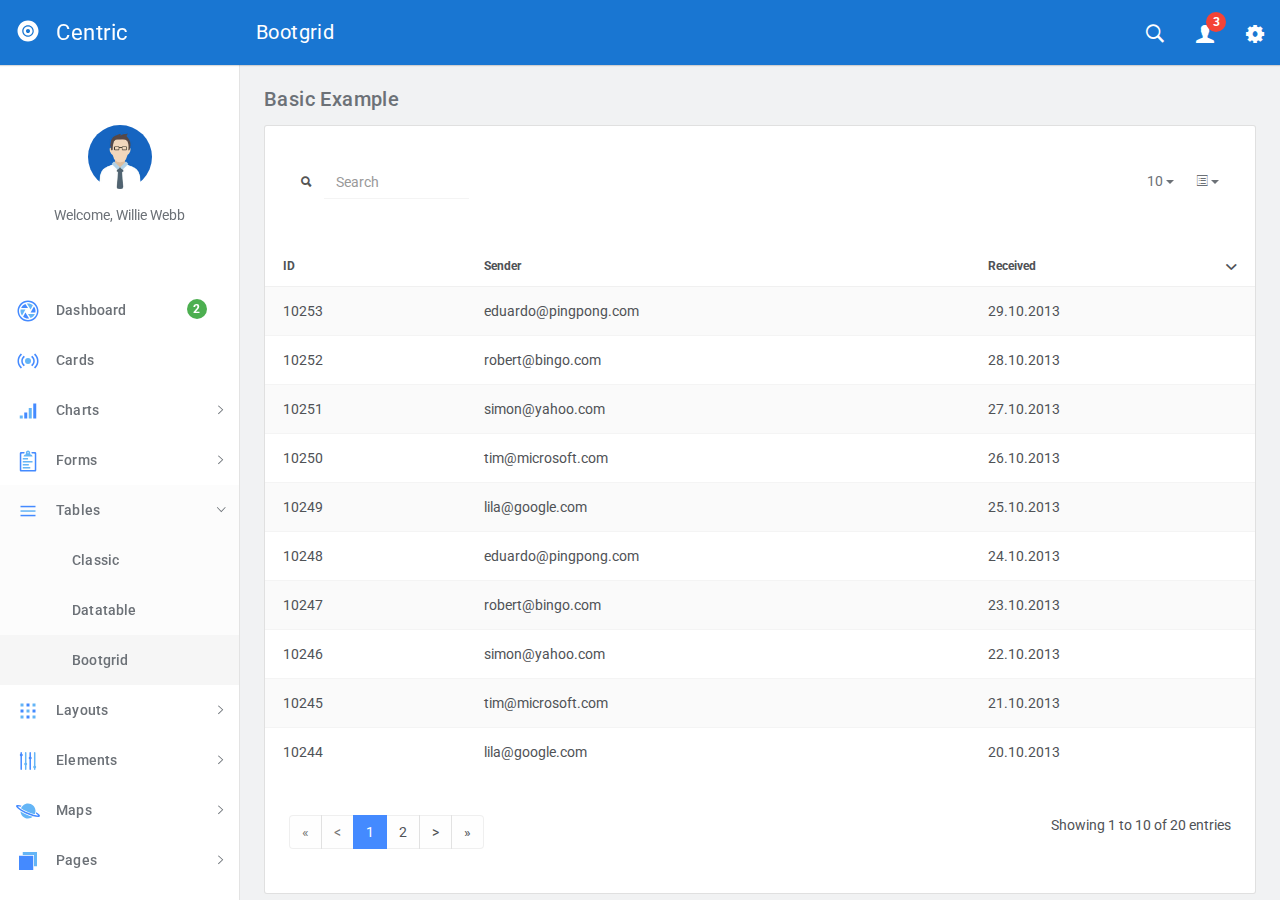
<file: src/bootgrid.html>
<!DOCTYPE html>
<html lang="en">
  <head>
    <meta charset="utf-8">
    <meta name="viewport" content="width=device-width, initial-scale=1, maximum-scale=1">
    <meta name="description" content="Bootstrap Admin Template">
    <meta name="keywords" content="app, responsive, jquery, bootstrap, dashboard, admin">
    <title>Centric - Bootstrap Admin Template</title>
    <!-- Vendor styles-->
    <!-- build:css(../app) css/vendor.css-->
    <!-- Animate.CSS-->
    <link rel="stylesheet" href="assets/vendor/animate.css/animate.css">
    <!-- Bootstrap-->
    <link rel="stylesheet" href="assets/vendor/bootstrap/dist/css/bootstrap.min.css">
    <!-- Ionicons-->
    <link rel="stylesheet" href="assets/vendor/ionicons/css/ionicons.css">
    <!-- Bluimp Gallery-->
    <link rel="stylesheet" href="assets/vendor/blueimp-gallery/css/blueimp-gallery.css">
    <link rel="stylesheet" href="assets/vendor/blueimp-gallery/css/blueimp-gallery-indicator.css">
    <link rel="stylesheet" href="assets/vendor/blueimp-gallery/css/blueimp-gallery-video.css">
    <!-- Datepicker-->
    <link rel="stylesheet" href="assets/vendor/bootstrap-datepicker/dist/css/bootstrap-datepicker3.css">
    <!-- Rickshaw-->
    <link rel="stylesheet" href="assets/vendor/rickshaw/rickshaw.css">
    <!-- Select2-->
    <link rel="stylesheet" href="assets/vendor/select2/dist/css/select2.css">
    <!-- Clockpicker-->
    <link rel="stylesheet" href="assets/vendor/clockpicker/dist/bootstrap-clockpicker.css">
    <!-- Range Slider-->
    <link rel="stylesheet" href="assets/vendor/nouislider/distribute/nouislider.min.css">
    <!-- ColorPicker-->
    <link rel="stylesheet" href="assets/vendor/mjolnic-bootstrap-colorpicker/dist/css/bootstrap-colorpicker.css">
    <!-- Summernote-->
    <link rel="stylesheet" href="assets/vendor/summernote/dist/summernote.css">
    <!-- Dropzone-->
    <link rel="stylesheet" href="assets/vendor/dropzone/dist/basic.css">
    <link rel="stylesheet" href="assets/vendor/dropzone/dist/dropzone.css">
    <!-- Xeditable-->
    <link rel="stylesheet" href="assets/vendor/x-editable/dist/bootstrap3-editable/css/bootstrap-editable.css">
    <!-- Bootgrid-->
    <link rel="stylesheet" href="assets/vendor/jquery.bootgrid/dist/jquery.bootgrid.css">
    <!-- Datatables-->
    <link rel="stylesheet" href="assets/vendor/datatables/media/css/jquery.dataTables.css">
    <!-- Sweet Alert-->
    <link rel="stylesheet" href="assets/vendor/sweetalert/dist/sweetalert.css">
    <!-- Loaders.CSS-->
    <link rel="stylesheet" href="assets/vendor/loaders.css/loaders.css">
    <!-- Material Floating Button-->
    <link rel="stylesheet" href="assets/vendor/ng-material-floating-button/mfb/dist/mfb.css">
    <!-- Material Colors-->
    <link rel="stylesheet" href="assets/vendor/material-colors/dist/colors.css">
    <!-- endbuild-->
    <!-- Application styles-->
    <link rel="stylesheet" href="assets/css/app.css">
  </head>
  <body class="theme-1">
    <div class="layout-container">
      <!-- top navbar-->
      <header class="header-container">
        <nav>
          <ul class="visible-xs visible-sm">
            <li><a id="sidebar-toggler" href="#" class="menu-link menu-link-slide"><span><em></em></span></a></li>
          </ul>
          <ul class="hidden-xs">
            <li><a id="offcanvas-toggler" href="#" class="menu-link menu-link-slide"><span><em></em></span></a></li>
          </ul>
          <h2 class="header-title">Bootgrid</h2>
          <ul class="pull-right">
            <li><a id="header-search" href="#" class="ripple"><em class="ion-ios-search-strong"></em></a></li>
            <li class="dropdown"><a href="#" data-toggle="dropdown" class="dropdown-toggle has-badge ripple"><em class="ion-person"></em><sup class="badge bg-danger">3</sup></a>
              <ul class="dropdown-menu dropdown-menu-right md-dropdown-menu">
                <li><a href="profile.html"><em class="ion-home icon-fw"></em>Profile</a></li>
                <li><a href="messages.html"><em class="ion-gear-a icon-fw"></em>Messages</a></li>
                <li role="presentation" class="divider"></li>
                <li><a href="user.login.html"><em class="ion-log-out icon-fw"></em>Logout</a></li>
              </ul>
            </li>
            <li><a id="header-settings" href="#" class="ripple"><em class="ion-gear-b"></em></a></li>
          </ul>
        </nav>
      </header>
      <!-- sidebar-->
      <aside class="sidebar-container">
        <div class="sidebar-header">
          <div class="pull-right pt-lg text-muted hidden"><em class="ion-close-round"></em></div><a href="#" class="sidebar-header-logo"><img src="assets/img/logo.png" data-svg-replace="assets/img/logo.svg" alt="Logo"><span class="sidebar-header-logo-text">Centric</span></a>
        </div>
        <div class="sidebar-content">
          <div class="sidebar-toolbar text-center"><a href=""><img src="assets/img/user/01.jpg" alt="Profile" class="img-circle thumb64"></a>
            <div class="mt">Welcome, Willie Webb</div>
          </div>
          <nav class="sidebar-nav">
            <ul>
              <li><a href="dashboard.html" class="ripple"><span class="pull-right nav-label"><span class="badge bg-success">2</span></span><span class="nav-icon"><img src="" data-svg-replace="assets/img/icons/aperture.svg" alt="MenuItem" class="hidden"></span><span>Dashboard</span></a></li>
              <li><a href="cards.html" class="ripple"><span class="pull-right nav-label"></span><span class="nav-icon"><img src="" data-svg-replace="assets/img/icons/radio-waves.svg" alt="MenuItem" class="hidden"></span><span>Cards</span></a></li>
              <li><a href="#" class="ripple"><span class="pull-right nav-caret"><em class="ion-ios-arrow-right"></em></span><span class="pull-right nav-label"></span><span class="nav-icon"><img src="" data-svg-replace="assets/img/icons/connection-bars.svg" alt="MenuItem" class="hidden"></span><span>Charts</span></a>
                <ul class="sidebar-subnav">
                  <li><a href="flot.html" class="ripple"><span class="pull-right nav-label"></span><span>Flot</span></a></li>
                  <li><a href="radial.html" class="ripple"><span class="pull-right nav-label"></span><span>Radial</span></a></li>
                  <li><a href="rickshaw.html" class="ripple"><span class="pull-right nav-label"></span><span>Rickshaw</span></a></li>
                </ul>
              </li>
              <li><a href="#" class="ripple"><span class="pull-right nav-caret"><em class="ion-ios-arrow-right"></em></span><span class="pull-right nav-label"></span><span class="nav-icon"><img src="" data-svg-replace="assets/img/icons/clipboard.svg" alt="MenuItem" class="hidden"></span><span>Forms</span></a>
                <ul class="sidebar-subnav">
                  <li><a href="forms.classic.html" class="ripple"><span class="pull-right nav-label"></span><span>Classic</span></a></li>
                  <li><a href="validation.html" class="ripple"><span class="pull-right nav-label"></span><span>Validation</span></a></li>
                  <li><a href="forms.advanced.html" class="ripple"><span class="pull-right nav-label"></span><span>Advanced</span></a></li>
                  <li><a href="material.html" class="ripple"><span class="pull-right nav-label"></span><span>Material</span></a></li>
                  <li><a href="editor.html" class="ripple"><span class="pull-right nav-label"></span><span>Editors</span></a></li>
                  <li><a href="dropzone.html" class="ripple"><span class="pull-right nav-label"></span><span>Dropzone</span></a></li>
                  <li><a href="xeditable.html" class="ripple"><span class="pull-right nav-label"></span><span>xEditable</span></a></li>
                  <li><a href="wizard.html" class="ripple"><span class="pull-right nav-label"></span><span>Wizard</span></a></li>
                </ul>
              </li>
              <li><a href="#" class="ripple"><span class="pull-right nav-caret"><em class="ion-ios-arrow-right"></em></span><span class="pull-right nav-label"></span><span class="nav-icon"><img src="" data-svg-replace="assets/img/icons/navicon.svg" alt="MenuItem" class="hidden"></span><span>Tables</span></a>
                <ul id="tables" class="sidebar-subnav">
                  <li><a href="tables.classic.html" class="ripple"><span class="pull-right nav-label"></span><span>Classic</span></a></li>
                  <li><a href="datatable.html" class="ripple"><span class="pull-right nav-label"></span><span>Datatable</span></a></li>
                  <li><a href="bootgrid.html" class="ripple"><span class="pull-right nav-label"></span><span>Bootgrid</span></a></li>
                </ul>
              </li>
              <li><a href="#" class="ripple"><span class="pull-right nav-caret"><em class="ion-ios-arrow-right"></em></span><span class="pull-right nav-label"></span><span class="nav-icon"><img src="" data-svg-replace="assets/img/icons/grid.svg" alt="MenuItem" class="hidden"></span><span>Layouts</span></a>
                <ul id="layouts" class="sidebar-subnav">
                  <li><a href="layouts.columns.html" class="ripple"><span class="pull-right nav-label"></span><span>Columns</span></a></li>
                  <li><a href="layouts.overlap.html" class="ripple"><span class="pull-right nav-label"></span><span>Overlap</span></a></li>
                  <li><a href="layouts.boxed.html" class="ripple"><span class="pull-right nav-label"></span><span>Boxed</span></a></li>
                  <li><a href="layouts.tabs.html" class="ripple"><span class="pull-right nav-label"></span><span>Tabs</span></a></li>
                  <li><a href="layouts.containers.html" class="ripple"><span class="pull-right nav-label"></span><span>Containers</span></a></li>
                </ul>
              </li>
              <li><a href="#" class="ripple"><span class="pull-right nav-caret"><em class="ion-ios-arrow-right"></em></span><span class="pull-right nav-label"></span><span class="nav-icon"><img src="" data-svg-replace="assets/img/icons/levels.svg" alt="MenuItem" class="hidden"></span><span>Elements</span></a>
                <ul id="elements" class="sidebar-subnav">
                  <li><a href="colors.html" class="ripple"><span class="pull-right nav-label"></span><span>Colors</span></a></li>
                  <li><a href="whiteframes.html" class="ripple"><span class="pull-right nav-label"></span><span>Whiteframes</span></a></li>
                  <li><a href="lists.html" class="ripple"><span class="pull-right nav-label"></span><span>Lists</span></a></li>
                  <li><a href="bootstrapui.html" class="ripple"><span class="pull-right nav-label"></span><span>Bootstrap</span></a></li>
                  <li><a href="buttons.html" class="ripple"><span class="pull-right nav-label"></span><span>Buttons</span></a></li>
                  <li><a href="sweetalert.html"><span class="pull-right nav-label"></span><span>Sweet-alert</span></a></li>
                  <li><a href="spinners.html" class="ripple"><span class="pull-right nav-label"></span><span>Spinners</span></a></li>
                  <li><a href="nestable.html" class="ripple"><span class="pull-right nav-label"></span><span>Nestable</span></a></li>
                  <li><a href="grid.html" class="ripple"><span class="pull-right nav-label"></span><span>Grid</span></a></li>
                  <li><a href="grid-masonry.html" class="ripple"><span class="pull-right nav-label"></span><span>Grid Masonry</span></a></li>
                  <li><a href="typography.html" class="ripple"><span class="pull-right nav-label"></span><span>Typography</span></a></li>
                  <li><a href="icons.html" class="ripple"><span class="pull-right nav-label"></span><span>Icons</span></a></li>
                  <li><a href="utilities.html" class="ripple"><span class="pull-right nav-label"></span><span>Utilities</span></a></li>
                </ul>
              </li>
              <li><a href="#" class="ripple"><span class="pull-right nav-caret"><em class="ion-ios-arrow-right"></em></span><span class="pull-right nav-label"></span><span class="nav-icon"><img src="" data-svg-replace="assets/img/icons/planet.svg" alt="MenuItem" class="hidden"></span><span>Maps</span></a>
                <ul id="maps" class="sidebar-subnav">
                  <li><a href="google-map-full.html" class="ripple"><span class="pull-right nav-label"></span><span>Google Maps Full</span></a></li>
                  <li><a href="google-map.html" class="ripple"><span class="pull-right nav-label"></span><span>Google Maps</span></a></li>
                  <li><a href="vector-map.html" class="ripple"><span class="pull-right nav-label"></span><span>Vector Maps</span></a></li>
                  <li><a href="datamaps.html" class="ripple"><span class="pull-right nav-label"></span><span>Datamaps</span></a></li>
                </ul>
              </li>
              <li><a href="#" class="ripple"><span class="pull-right nav-caret"><em class="ion-ios-arrow-right"></em></span><span class="pull-right nav-label"></span><span class="nav-icon"><img src="" data-svg-replace="assets/img/icons/ios-browsers.svg" alt="MenuItem" class="hidden"></span><span>Pages</span></a>
                <ul id="pages" class="sidebar-subnav">
                  <li><a href="timeline.html" class="ripple"><span class="pull-right nav-label"></span><span>Timeline</span></a></li>
                  <li><a href="invoice.html" class="ripple"><span class="pull-right nav-label"></span><span>Invoice</span></a></li>
                  <li><a href="pricing.html" class="ripple"><span class="pull-right nav-label"></span><span>Pricing</span></a></li>
                  <li><a href="contacts.html" class="ripple"><span class="pull-right nav-label"></span><span>Contacts</span></a></li>
                  <li><a href="faq.html" class="ripple"><span class="pull-right nav-label"></span><span>FAQ</span></a></li>
                  <li><a href="projects.html" class="ripple"><span class="pull-right nav-label"></span><span>Projects</span></a></li>
                  <li><a href="blog.html" class="ripple"><span class="pull-right nav-label"></span><span>Blog</span></a></li>
                  <li><a href="blog.article.html" class="ripple"><span class="pull-right nav-label"></span><span>Article</span></a></li>
                  <li><a href="profile.html" class="ripple"><span class="pull-right nav-label"></span><span>Profile</span></a></li>
                  <li><a href="gallery.html" class="ripple"><span class="pull-right nav-label"></span><span>Gallery</span></a></li>
                  <li><a href="wall.html" class="ripple"><span class="pull-right nav-label"></span><span>Wall</span></a></li>
                  <li><a href="search.html" class="ripple"><span class="pull-right nav-label"></span><span>Search</span></a></li>
                  <li><a href="messages.html" class="ripple"><span class="pull-right nav-label"></span><span>Messages Board</span></a></li>
                </ul>
              </li>
              <li><a href="#" class="ripple"><span class="pull-right nav-caret"><em class="ion-ios-arrow-right"></em></span><span class="pull-right nav-label"></span><span class="nav-icon"><img src="" data-svg-replace="assets/img/icons/person-stalker.svg" alt="MenuItem" class="hidden"></span><span>User</span></a>
                <ul id="user" class="sidebar-subnav">
                  <li><a href="login.html" class="ripple"><span class="pull-right nav-label"></span><span>Login</span></a></li>
                  <li><a href="signup.html" class="ripple"><span class="pull-right nav-label"></span><span>Signup</span></a></li>
                  <li><a href="lock.html" class="ripple"><span class="pull-right nav-label"></span><span>Lock</span></a></li>
                  <li><a href="recover.html" class="ripple"><span class="pull-right nav-label"></span><span>Recover</span></a></li>
                </ul>
              </li>
              <li><a href="../../angularjs/" class="ripple"><span class="nav-icon"><em class="ion-android-open"></em></span><span>AngularJS</span></a></li>
            </ul>
          </nav>
        </div>
      </aside>
      <div class="sidebar-layout-obfuscator"></div>
      <!-- Main section-->
      <main class="main-container">
        <!-- Page content-->
        <section>
          <div class="container-fluid">
            <h5 class="mt0">Basic Example</h5>
            <div class="card">
              <div class="table-responsive bootgrid">
                <table id="bootgrid-basic" class="table table-striped">
                  <thead>
                    <tr>
                      <th data-column-id="id" data-type="numeric">ID</th>
                      <th data-column-id="sender">Sender</th>
                      <th data-column-id="received" data-order="desc">Received</th>
                    </tr>
                  </thead>
                  <tbody>
                    <tr>
                      <td>10238</td>
                      <td>eduardo@pingpong.com</td>
                      <td>14.10.2013</td>
                    </tr>
                    <tr>
                      <td>10243</td>
                      <td>eduardo@pingpong.com</td>
                      <td>19.10.2013</td>
                    </tr>
                    <tr>
                      <td>10248</td>
                      <td>eduardo@pingpong.com</td>
                      <td>24.10.2013</td>
                    </tr>
                    <tr>
                      <td>10253</td>
                      <td>eduardo@pingpong.com</td>
                      <td>29.10.2013</td>
                    </tr>
                    <tr>
                      <td>10234</td>
                      <td>lila@google.com</td>
                      <td>10.10.2013</td>
                    </tr>
                    <tr>
                      <td>10239</td>
                      <td>lila@google.com</td>
                      <td>15.10.2013</td>
                    </tr>
                    <tr>
                      <td>10244</td>
                      <td>lila@google.com</td>
                      <td>20.10.2013</td>
                    </tr>
                    <tr>
                      <td>10249</td>
                      <td>lila@google.com</td>
                      <td>25.10.2013</td>
                    </tr>
                    <tr>
                      <td>10237</td>
                      <td>robert@bingo.com</td>
                      <td>13.10.2013</td>
                    </tr>
                    <tr>
                      <td>10242</td>
                      <td>robert@bingo.com</td>
                      <td>18.10.2013</td>
                    </tr>
                    <tr>
                      <td>10247</td>
                      <td>robert@bingo.com</td>
                      <td>23.10.2013</td>
                    </tr>
                    <tr>
                      <td>10252</td>
                      <td>robert@bingo.com</td>
                      <td>28.10.2013</td>
                    </tr>
                    <tr>
                      <td>10236</td>
                      <td>simon@yahoo.com</td>
                      <td>12.10.2013</td>
                    </tr>
                    <tr>
                      <td>10241</td>
                      <td>simon@yahoo.com</td>
                      <td>17.10.2013</td>
                    </tr>
                    <tr>
                      <td>10246</td>
                      <td>simon@yahoo.com</td>
                      <td>22.10.2013</td>
                    </tr>
                    <tr>
                      <td>10251</td>
                      <td>simon@yahoo.com</td>
                      <td>27.10.2013</td>
                    </tr>
                    <tr>
                      <td>10235</td>
                      <td>tim@microsoft.com</td>
                      <td>11.10.2013</td>
                    </tr>
                    <tr>
                      <td>10240</td>
                      <td>tim@microsoft.com</td>
                      <td>16.10.2013</td>
                    </tr>
                    <tr>
                      <td>10245</td>
                      <td>tim@microsoft.com</td>
                      <td>21.10.2013</td>
                    </tr>
                    <tr>
                      <td>10250</td>
                      <td>tim@microsoft.com</td>
                      <td>26.10.2013</td>
                    </tr>
                  </tbody>
                </table>
              </div>
            </div>
            <h5>Row selection</h5>
            <div class="card">
              <div class="table-responsive bootgrid">
                <table id="bootgrid-selection" class="table table-striped">
                  <thead>
                    <tr>
                      <th data-column-id="id" data-type="numeric" data-identifier="true">ID</th>
                      <th data-column-id="sender">Sender</th>
                      <th data-column-id="received" data-order="desc">Received</th>
                    </tr>
                  </thead>
                  <tbody>
                    <tr>
                      <td>10238</td>
                      <td>eduardo@pingpong.com</td>
                      <td>14.10.2013</td>
                    </tr>
                    <tr>
                      <td>10243</td>
                      <td>eduardo@pingpong.com</td>
                      <td>19.10.2013</td>
                    </tr>
                    <tr>
                      <td>10248</td>
                      <td>eduardo@pingpong.com</td>
                      <td>24.10.2013</td>
                    </tr>
                    <tr>
                      <td>10253</td>
                      <td>eduardo@pingpong.com</td>
                      <td>29.10.2013</td>
                    </tr>
                    <tr>
                      <td>10234</td>
                      <td>lila@google.com</td>
                      <td>10.10.2013</td>
                    </tr>
                    <tr>
                      <td>10239</td>
                      <td>lila@google.com</td>
                      <td>15.10.2013</td>
                    </tr>
                    <tr>
                      <td>10244</td>
                      <td>lila@google.com</td>
                      <td>20.10.2013</td>
                    </tr>
                    <tr>
                      <td>10249</td>
                      <td>lila@google.com</td>
                      <td>25.10.2013</td>
                    </tr>
                    <tr>
                      <td>10237</td>
                      <td>robert@bingo.com</td>
                      <td>13.10.2013</td>
                    </tr>
                    <tr>
                      <td>10242</td>
                      <td>robert@bingo.com</td>
                      <td>18.10.2013</td>
                    </tr>
                    <tr>
                      <td>10247</td>
                      <td>robert@bingo.com</td>
                      <td>23.10.2013</td>
                    </tr>
                    <tr>
                      <td>10252</td>
                      <td>robert@bingo.com</td>
                      <td>28.10.2013</td>
                    </tr>
                    <tr>
                      <td>10236</td>
                      <td>simon@yahoo.com</td>
                      <td>12.10.2013</td>
                    </tr>
                    <tr>
                      <td>10241</td>
                      <td>simon@yahoo.com</td>
                      <td>17.10.2013</td>
                    </tr>
                    <tr>
                      <td>10246</td>
                      <td>simon@yahoo.com</td>
                      <td>22.10.2013</td>
                    </tr>
                    <tr>
                      <td>10251</td>
                      <td>simon@yahoo.com</td>
                      <td>27.10.2013</td>
                    </tr>
                    <tr>
                      <td>10235</td>
                      <td>tim@microsoft.com</td>
                      <td>11.10.2013</td>
                    </tr>
                    <tr>
                      <td>10240</td>
                      <td>tim@microsoft.com</td>
                      <td>16.10.2013</td>
                    </tr>
                    <tr>
                      <td>10245</td>
                      <td>tim@microsoft.com</td>
                      <td>21.10.2013</td>
                    </tr>
                    <tr>
                      <td>10250</td>
                      <td>tim@microsoft.com</td>
                      <td>26.10.2013</td>
                    </tr>
                  </tbody>
                </table>
              </div>
            </div>
            <h5>Commands</h5>
            <div class="card">
              <div class="table-responsive bootgrid">
                <table id="bootgrid-command" class="table table-striped table-vmiddle">
                  <thead>
                    <tr>
                      <th data-column-id="id" data-type="numeric">ID</th>
                      <th data-column-id="sender">Sender</th>
                      <th data-column-id="received" data-order="desc">Received</th>
                      <th data-column-id="commands" data-formatter="commands" data-sortable="false">
                        <div class="text-right">Commands</div>
                      </th>
                    </tr>
                  </thead>
                  <tbody>
                    <tr>
                      <td>10238</td>
                      <td>eduardo@pingpong.com</td>
                      <td>14.10.2013</td>
                    </tr>
                    <tr>
                      <td>10243</td>
                      <td>eduardo@pingpong.com</td>
                      <td>19.10.2013</td>
                    </tr>
                    <tr>
                      <td>10248</td>
                      <td>eduardo@pingpong.com</td>
                      <td>24.10.2013</td>
                    </tr>
                    <tr>
                      <td>10253</td>
                      <td>eduardo@pingpong.com</td>
                      <td>29.10.2013</td>
                    </tr>
                    <tr>
                      <td>10234</td>
                      <td>lila@google.com</td>
                      <td>10.10.2013</td>
                    </tr>
                    <tr>
                      <td>10239</td>
                      <td>lila@google.com</td>
                      <td>15.10.2013</td>
                    </tr>
                    <tr>
                      <td>10244</td>
                      <td>lila@google.com</td>
                      <td>20.10.2013</td>
                    </tr>
                    <tr>
                      <td>10249</td>
                      <td>lila@google.com</td>
                      <td>25.10.2013</td>
                    </tr>
                    <tr>
                      <td>10237</td>
                      <td>robert@bingo.com</td>
                      <td>13.10.2013</td>
                    </tr>
                    <tr>
                      <td>10242</td>
                      <td>robert@bingo.com</td>
                      <td>18.10.2013</td>
                    </tr>
                    <tr>
                      <td>10247</td>
                      <td>robert@bingo.com</td>
                      <td>23.10.2013</td>
                    </tr>
                    <tr>
                      <td>10252</td>
                      <td>robert@bingo.com</td>
                      <td>28.10.2013</td>
                    </tr>
                    <tr>
                      <td>10236</td>
                      <td>simon@yahoo.com</td>
                      <td>12.10.2013</td>
                    </tr>
                    <tr>
                      <td>10241</td>
                      <td>simon@yahoo.com</td>
                      <td>17.10.2013</td>
                    </tr>
                    <tr>
                      <td>10246</td>
                      <td>simon@yahoo.com</td>
                      <td>22.10.2013</td>
                    </tr>
                    <tr>
                      <td>10251</td>
                      <td>simon@yahoo.com</td>
                      <td>27.10.2013</td>
                    </tr>
                    <tr>
                      <td>10235</td>
                      <td>tim@microsoft.com</td>
                      <td>11.10.2013</td>
                    </tr>
                    <tr>
                      <td>10240</td>
                      <td>tim@microsoft.com</td>
                      <td>16.10.2013</td>
                    </tr>
                    <tr>
                      <td>10245</td>
                      <td>tim@microsoft.com</td>
                      <td>21.10.2013</td>
                    </tr>
                    <tr>
                      <td>10250</td>
                      <td>tim@microsoft.com</td>
                      <td>26.10.2013</td>
                    </tr>
                  </tbody>
                </table>
              </div>
            </div>
          </div>
        </section>
        <!-- Page footer-->
        <footer><span>2017 - Centric app.</span></footer>
      </main>
    </div>
    <!-- Search template-->
    <div tabindex="-1" role="dialog" class="modal modal-top fade modal-search">
      <div class="modal-dialog">
        <div class="modal-content">
          <div class="modal-body">
            <div class="pull-left">
              <button type="button" data-dismiss="modal" class="btn btn-flat"><em class="ion-arrow-left-c icon-24"></em></button>
            </div>
            <div class="pull-right">
              <button type="button" class="btn btn-flat"><em class="ion-android-microphone icon-24"></em></button>
            </div>
            <form action="#" class="oh">
              <div class="mda-form-control pt0">
                <input type="text" placeholder="Search.." data-localize="header.SEARCH" class="form-control header-input-search">
                <div class="mda-form-control-line"></div>
              </div>
            </form>
          </div>
        </div>
      </div>
    </div>
    <!-- End Search template-->
    <!-- Settings template-->
    <div tabindex="-1" role="dialog" class="modal-settings modal modal-right fade">
      <div class="modal-dialog modal-lg">
        <div class="modal-content">
          <div class="modal-header">
            <div data-dismiss="modal" class="pull-right clickable"><em class="ion-close-round text-soft"></em></div>
            <h4 class="modal-title"><span>Settings</span></h4>
          </div>
          <div class="modal-body">
            <div class="clearfix mb">
              <div class="pull-left wd-tiny mb">
                <div class="setting-color">
                  <label class="preview-theme-1">
                    <input type="radio" checked="checked" name="setting-theme" value="0"><span class="ion-checkmark-round"></span>
                    <div class="t-grid">
                      <div class="t-row">
                        <div class="t-col preview-header"></div>
                        <div class="t-col preview-sidebar"></div>
                        <div class="t-col preview-content"></div>
                      </div>
                    </div>
                  </label>
                </div>
              </div>
              <div class="pull-left wd-tiny mb">
                <div class="setting-color">
                  <label class="preview-theme-2">
                    <input type="radio" name="setting-theme" value="1"><span class="ion-checkmark-round"></span>
                    <div class="t-grid">
                      <div class="t-row">
                        <div class="t-col preview-header"></div>
                        <div class="t-col preview-sidebar"></div>
                        <div class="t-col preview-content"></div>
                      </div>
                    </div>
                  </label>
                </div>
              </div>
              <div class="pull-left wd-tiny mb">
                <div class="setting-color">
                  <label class="preview-theme-3">
                    <input type="radio" name="setting-theme" value="2"><span class="ion-checkmark-round"></span>
                    <div class="t-grid">
                      <div class="t-row">
                        <div class="t-col preview-header"></div>
                        <div class="t-col preview-sidebar"></div>
                        <div class="t-col preview-content"></div>
                      </div>
                    </div>
                  </label>
                </div>
              </div>
              <div class="pull-left wd-tiny mb">
                <div class="setting-color">
                  <label class="preview-theme-4">
                    <input type="radio" name="setting-theme" value="3"><span class="ion-checkmark-round"></span>
                    <div class="t-grid">
                      <div class="t-row">
                        <div class="t-col preview-header"></div>
                        <div class="t-col preview-sidebar"></div>
                        <div class="t-col preview-content"></div>
                      </div>
                    </div>
                  </label>
                </div>
              </div>
              <div class="pull-left wd-tiny mb">
                <div class="setting-color">
                  <label class="preview-theme-5">
                    <input type="radio" name="setting-theme" value="4"><span class="ion-checkmark-round"></span>
                    <div class="t-grid">
                      <div class="t-row">
                        <div class="t-col preview-header"></div>
                        <div class="t-col preview-sidebar"></div>
                        <div class="t-col preview-content"></div>
                      </div>
                    </div>
                  </label>
                </div>
              </div>
              <div class="pull-left wd-tiny mb">
                <div class="setting-color">
                  <label class="preview-theme-6">
                    <input type="radio" name="setting-theme" value="5"><span class="ion-checkmark-round"></span>
                    <div class="t-grid">
                      <div class="t-row">
                        <div class="t-col preview-header"></div>
                        <div class="t-col preview-sidebar"></div>
                        <div class="t-col preview-content"></div>
                      </div>
                    </div>
                  </label>
                </div>
              </div>
              <div class="pull-left wd-tiny mb">
                <div class="setting-color">
                  <label class="preview-theme-7">
                    <input type="radio" name="setting-theme" value="6"><span class="ion-checkmark-round"></span>
                    <div class="t-grid">
                      <div class="t-row">
                        <div class="t-col preview-header"></div>
                        <div class="t-col preview-sidebar"></div>
                        <div class="t-col preview-content"></div>
                      </div>
                    </div>
                  </label>
                </div>
              </div>
              <div class="pull-left wd-tiny mb">
                <div class="setting-color">
                  <label class="preview-theme-8">
                    <input type="radio" name="setting-theme" value="7"><span class="ion-checkmark-round"></span>
                    <div class="t-grid">
                      <div class="t-row">
                        <div class="t-col preview-header"></div>
                        <div class="t-col preview-sidebar"></div>
                        <div class="t-col preview-content"></div>
                      </div>
                    </div>
                  </label>
                </div>
              </div>
              <div class="pull-left wd-tiny mb">
                <div class="setting-color">
                  <label class="preview-theme-9">
                    <input type="radio" name="setting-theme" value="8"><span class="ion-checkmark-round"></span>
                    <div class="t-grid">
                      <div class="t-row">
                        <div class="t-col preview-header"></div>
                        <div class="t-col preview-sidebar"></div>
                        <div class="t-col preview-content"></div>
                      </div>
                    </div>
                  </label>
                </div>
              </div>
            </div>
            <hr>
            <p>
              <label class="mda-checkbox">
                <input id="sidebar-showheader" type="checkbox" checked=""><em class="bg-indigo-500"></em>Sidebar header
              </label>
            </p>
            <p>
              <label class="mda-checkbox">
                <input id="sidebar-showtoolbar" type="checkbox" checked=""><em class="bg-indigo-500"></em>Sidebar toolbar
              </label>
            </p>
            <p>
              <label class="mda-checkbox">
                <input id="sidebar-offcanvas" type="checkbox"><em class="bg-indigo-500"></em>Sidebar offcanvas
              </label>
            </p>
            <hr>
            <p>Navigation icon</p>
            <p>
              <label class="mda-radio">
                <input type="radio" name="headerMenulink" value="menu-link-close"><em class="bg-indigo-500"></em>Close icon
              </label>
            </p>
            <p>
              <label class="mda-radio">
                <input type="radio" checked="" name="headerMenulink" value="menu-link-slide"><em class="bg-indigo-500"></em>Slide arrow
              </label>
            </p>
            <p>
              <label class="mda-radio">
                <input type="radio" name="headerMenulink" value="menu-link-arrow"><em class="bg-indigo-500"></em>Big arrow
              </label>
            </p>
            <hr>
            <button type="button" data-toggle-fullscreen="" class="btn btn-default btn-raised">Toggle fullscreen</button>
            <hr>
            <p>Change language</p>
            <!-- START Language list-->
            <div class="btn-group">
              <button type="button" data-toggle="dropdown" class="btn btn-default btn-block btn-raised">English</button>
              <ul role="menu" class="dropdown-menu dropdown-menu-right animated fadeInUpShort">
                <li><a href="#" data-set-lang="en">English</a></li>
                <li><a href="#" data-set-lang="es">Spanish</a></li>
              </ul>
            </div>
            <!-- END Language list-->
          </div>
        </div>
      </div>
    </div>
    <!-- End Settings template-->
    <!-- Google Maps API-->
    <script type="text/javascript" src="http://maps.google.com/maps/api/js?key=AIzaSyD_MleSHludEfiKUi1CCyumkv74Pm4u8Is"></script>
    <!-- build:js(../app) js/vendor.js-->
    <!-- Modernizr-->
    <script src="assets/vendor/modernizr/modernizr.custom.js"></script>
    <!-- jQuery-->
    <script src="assets/vendor/jquery/dist/jquery.js"></script>
    <!-- Bootstrap-->
    <script src="assets/vendor/bootstrap/dist/js/bootstrap.js"></script>
    <!-- jQuery Browser-->
    <script src="assets/vendor/jquery.browser/dist/jquery.browser.js"></script>
    <!-- Material Colors-->
    <script src="assets/vendor/material-colors/dist/colors.js"></script>
    <!-- Bootstrap Filestyle-->
    <script src="assets/vendor/bootstrap-filestyle/src/bootstrap-filestyle.js"></script>
    <!-- Flot charts-->
    <script src="assets/vendor/flot/jquery.flot.js"></script>
    <script src="assets/vendor/flot/jquery.flot.categories.js"></script>
    <script src="assets/vendor/flot-spline/js/jquery.flot.spline.js"></script>
    <script src="assets/vendor/flot.tooltip/js/jquery.flot.tooltip.js"></script>
    <script src="assets/vendor/flot/jquery.flot.resize.js"></script>
    <script src="assets/vendor/flot/jquery.flot.pie.js"></script>
    <script src="assets/vendor/flot/jquery.flot.time.js"></script>
    <script src="assets/vendor/sidebysideimproved/jquery.flot.orderBars.js"></script>
    <!-- jVector Maps-->
    <script src="assets/vendor/ika.jvectormap/jquery-jvectormap-1.2.2.min.js"></script>
    <script src="assets/vendor/ika.jvectormap/jquery-jvectormap-us-mill-en.js"></script>
    <script src="assets/vendor/ika.jvectormap/jquery-jvectormap-world-mill-en.js"></script>
    <!-- Easypie Charts-->
    <script src="assets/vendor/jquery.easy-pie-chart/dist/jquery.easypiechart.js"></script>
    <!-- Screenfull-->
    <script src="assets/vendor/screenfull/dist/screenfull.js"></script>
    <!-- Sparkline-->
    <script src="assets/vendor/sparkline/index.js"></script>
    <!-- Datepicker-->
    <script src="assets/vendor/bootstrap-datepicker/js/bootstrap-datepicker.js"></script>
    <!-- jQuery Knob charts-->
    <script src="assets/vendor/jquery-knob/js/jquery.knob.js"></script>
    <!-- Rickshaw-->
    <script src="assets/vendor/d3/d3.js"></script>
    <script src="assets/vendor/rickshaw/rickshaw.js"></script>
    <!-- jQuery Form Validation-->
    <script src="assets/vendor/jquery-validation/dist/jquery.validate.js"></script>
    <script src="assets/vendor/jquery-validation/dist/additional-methods.js"></script>
    <!-- JQUERY STEPS-->
    <script src="assets/vendor/jquery.steps/build/jquery.steps.js"></script>
    <!-- Select2-->
    <script src="assets/vendor/select2/dist/js/select2.js"></script>
    <!-- Clockpicker-->
    <script src="assets/vendor/clockpicker/dist/bootstrap-clockpicker.js"></script>
    <!-- Range Slider-->
    <script src="assets/vendor/nouislider/distribute/nouislider.js"></script>
    <!-- ColorPicker-->
    <script src="assets/vendor/mjolnic-bootstrap-colorpicker/dist/js/bootstrap-colorpicker.js"></script>
    <!-- Summernote-->
    <script src="assets/vendor/summernote/dist/summernote.js"></script>
    <!-- Dropzone-->
    <script src="assets/vendor/dropzone/dist/dropzone.js"></script>
    <!-- Xeditable-->
    <script src="assets/vendor/x-editable/dist/bootstrap3-editable/js/bootstrap-editable.js"></script>
    <!-- Momentjs-->
    <script src="assets/vendor/moment/min/moment-with-locales.js"></script>
    <!-- Google Maps-->
    <script src="assets/vendor/gmaps/gmaps.js"></script>
    <!-- Bootgrid-->
    <script src="assets/vendor/jquery.bootgrid/dist/jquery.bootgrid.js"></script>
    <script src="assets/vendor/jquery.bootgrid/dist/jquery.bootgrid.fa.js"></script>
    <!-- Datatables-->
    <script src="assets/vendor/datatables/media/js/jquery.dataTables.js"></script>
    <!-- Nestable-->
    <script src="assets/vendor/nestable/jquery.nestable.js"></script>
    <!-- Sweet Alert-->
    <script src="assets/vendor/sweetalert/dist/sweetalert-dev.js"></script>
    <!-- Masonry-->
    <script src="assets/vendor/masonry/dist/masonry.pkgd.js"></script>
    <!-- Images Loaded-->
    <script src="assets/vendor/imagesloaded/imagesloaded.pkgd.js"></script>
    <!-- Loaders.CSS-->
    <script src="assets/vendor/loaders.css/loaders.css.js"></script>
    <!-- jQuery Localize-->
    <script src="assets/vendor/jquery-localize-i18n/dist/jquery.localize.js"></script>
    <!-- Blueimp Gallery-->
    <script src="assets/vendor/blueimp-gallery/js/blueimp-helper.js"></script>
    <script src="assets/vendor/blueimp-gallery/js/blueimp-gallery.js"></script>
    <script src="assets/vendor/blueimp-gallery/js/blueimp-gallery-fullscreen.js"></script>
    <script src="assets/vendor/blueimp-gallery/js/blueimp-gallery-indicator.js"></script>
    <script src="assets/vendor/blueimp-gallery/js/blueimp-gallery-video.js"></script>
    <script src="assets/vendor/blueimp-gallery/js/blueimp-gallery-vimeo.js"></script>
    <script src="assets/vendor/blueimp-gallery/js/blueimp-gallery-youtube.js"></script>
    <script src="assets/vendor/blueimp-gallery/js/jquery.blueimp-gallery.js"></script>
    <!-- Datamaps-->
    <script src="assets/vendor/topojson/topojson.min.js"></script>
    <script src="assets/vendor/datamaps/dist/datamaps.all.js"></script>
    <!-- endbuild-->
    <!-- App script-->
    <script src="assets/js/app.js"></script>
  </body>
</html>
</file>
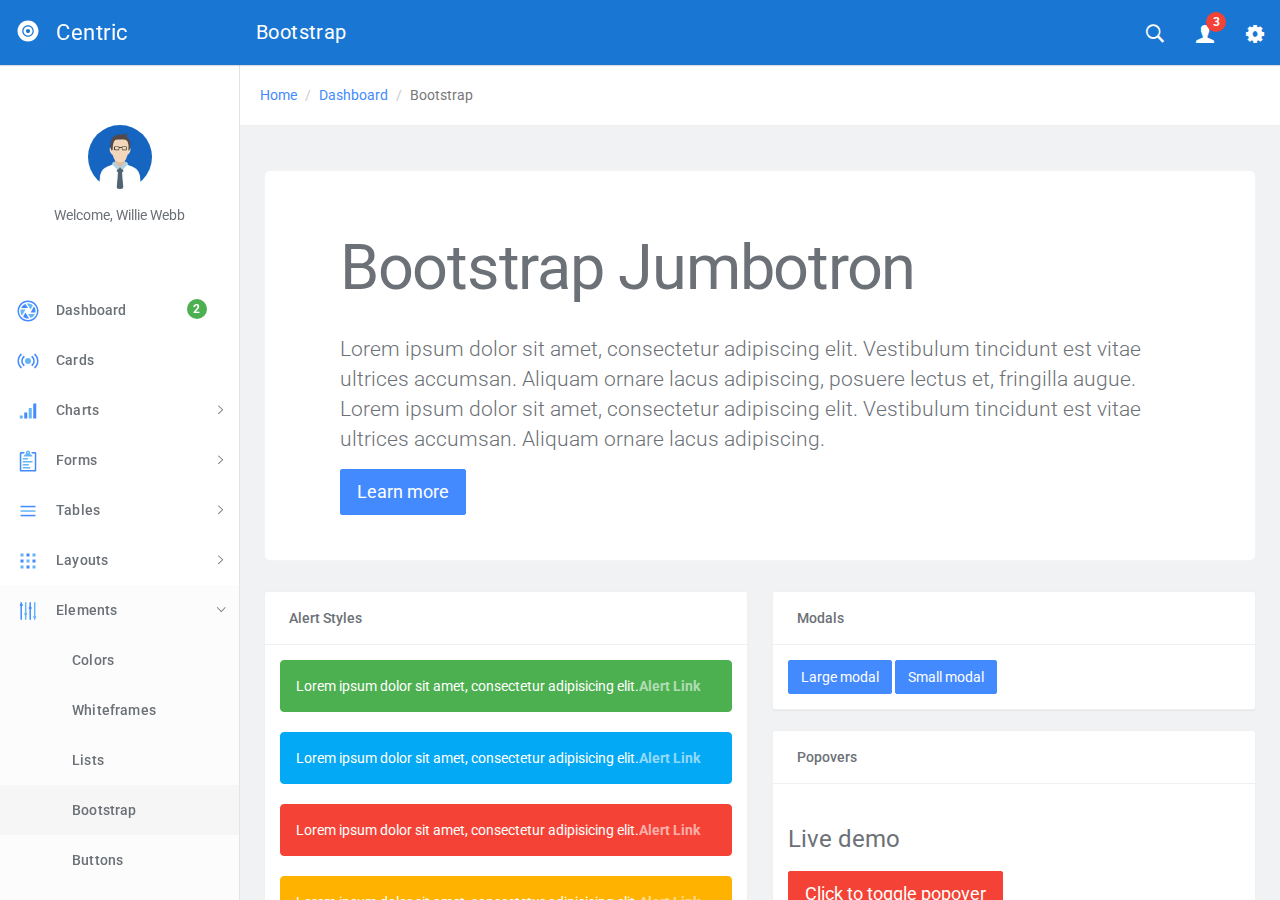
<file: src/bootstrapui.html>
<!DOCTYPE html>
<html lang="en">
  <head>
    <meta charset="utf-8">
    <meta name="viewport" content="width=device-width, initial-scale=1, maximum-scale=1">
    <meta name="description" content="Bootstrap Admin Template">
    <meta name="keywords" content="app, responsive, jquery, bootstrap, dashboard, admin">
    <title>Centric - Bootstrap Admin Template</title>
    <!-- Vendor styles-->
    <!-- build:css(../app) css/vendor.css-->
    <!-- Animate.CSS-->
    <link rel="stylesheet" href="assets/vendor/animate.css/animate.css">
    <!-- Bootstrap-->
    <link rel="stylesheet" href="assets/vendor/bootstrap/dist/css/bootstrap.min.css">
    <!-- Ionicons-->
    <link rel="stylesheet" href="assets/vendor/ionicons/css/ionicons.css">
    <!-- Bluimp Gallery-->
    <link rel="stylesheet" href="assets/vendor/blueimp-gallery/css/blueimp-gallery.css">
    <link rel="stylesheet" href="assets/vendor/blueimp-gallery/css/blueimp-gallery-indicator.css">
    <link rel="stylesheet" href="assets/vendor/blueimp-gallery/css/blueimp-gallery-video.css">
    <!-- Datepicker-->
    <link rel="stylesheet" href="assets/vendor/bootstrap-datepicker/dist/css/bootstrap-datepicker3.css">
    <!-- Rickshaw-->
    <link rel="stylesheet" href="assets/vendor/rickshaw/rickshaw.css">
    <!-- Select2-->
    <link rel="stylesheet" href="assets/vendor/select2/dist/css/select2.css">
    <!-- Clockpicker-->
    <link rel="stylesheet" href="assets/vendor/clockpicker/dist/bootstrap-clockpicker.css">
    <!-- Range Slider-->
    <link rel="stylesheet" href="assets/vendor/nouislider/distribute/nouislider.min.css">
    <!-- ColorPicker-->
    <link rel="stylesheet" href="assets/vendor/mjolnic-bootstrap-colorpicker/dist/css/bootstrap-colorpicker.css">
    <!-- Summernote-->
    <link rel="stylesheet" href="assets/vendor/summernote/dist/summernote.css">
    <!-- Dropzone-->
    <link rel="stylesheet" href="assets/vendor/dropzone/dist/basic.css">
    <link rel="stylesheet" href="assets/vendor/dropzone/dist/dropzone.css">
    <!-- Xeditable-->
    <link rel="stylesheet" href="assets/vendor/x-editable/dist/bootstrap3-editable/css/bootstrap-editable.css">
    <!-- Bootgrid-->
    <link rel="stylesheet" href="assets/vendor/jquery.bootgrid/dist/jquery.bootgrid.css">
    <!-- Datatables-->
    <link rel="stylesheet" href="assets/vendor/datatables/media/css/jquery.dataTables.css">
    <!-- Sweet Alert-->
    <link rel="stylesheet" href="assets/vendor/sweetalert/dist/sweetalert.css">
    <!-- Loaders.CSS-->
    <link rel="stylesheet" href="assets/vendor/loaders.css/loaders.css">
    <!-- Material Floating Button-->
    <link rel="stylesheet" href="assets/vendor/ng-material-floating-button/mfb/dist/mfb.css">
    <!-- Material Colors-->
    <link rel="stylesheet" href="assets/vendor/material-colors/dist/colors.css">
    <!-- endbuild-->
    <!-- Application styles-->
    <link rel="stylesheet" href="assets/css/app.css">
  </head>
  <body class="theme-1">
    <div class="layout-container">
      <!-- top navbar-->
      <header class="header-container">
        <nav>
          <ul class="visible-xs visible-sm">
            <li><a id="sidebar-toggler" href="#" class="menu-link menu-link-slide"><span><em></em></span></a></li>
          </ul>
          <ul class="hidden-xs">
            <li><a id="offcanvas-toggler" href="#" class="menu-link menu-link-slide"><span><em></em></span></a></li>
          </ul>
          <h2 class="header-title">Bootstrap</h2>
          <ul class="pull-right">
            <li><a id="header-search" href="#" class="ripple"><em class="ion-ios-search-strong"></em></a></li>
            <li class="dropdown"><a href="#" data-toggle="dropdown" class="dropdown-toggle has-badge ripple"><em class="ion-person"></em><sup class="badge bg-danger">3</sup></a>
              <ul class="dropdown-menu dropdown-menu-right md-dropdown-menu">
                <li><a href="profile.html"><em class="ion-home icon-fw"></em>Profile</a></li>
                <li><a href="messages.html"><em class="ion-gear-a icon-fw"></em>Messages</a></li>
                <li role="presentation" class="divider"></li>
                <li><a href="user.login.html"><em class="ion-log-out icon-fw"></em>Logout</a></li>
              </ul>
            </li>
            <li><a id="header-settings" href="#" class="ripple"><em class="ion-gear-b"></em></a></li>
          </ul>
        </nav>
      </header>
      <!-- sidebar-->
      <aside class="sidebar-container">
        <div class="sidebar-header">
          <div class="pull-right pt-lg text-muted hidden"><em class="ion-close-round"></em></div><a href="#" class="sidebar-header-logo"><img src="assets/img/logo.png" data-svg-replace="assets/img/logo.svg" alt="Logo"><span class="sidebar-header-logo-text">Centric</span></a>
        </div>
        <div class="sidebar-content">
          <div class="sidebar-toolbar text-center"><a href=""><img src="assets/img/user/01.jpg" alt="Profile" class="img-circle thumb64"></a>
            <div class="mt">Welcome, Willie Webb</div>
          </div>
          <nav class="sidebar-nav">
            <ul>
              <li><a href="dashboard.html" class="ripple"><span class="pull-right nav-label"><span class="badge bg-success">2</span></span><span class="nav-icon"><img src="" data-svg-replace="assets/img/icons/aperture.svg" alt="MenuItem" class="hidden"></span><span>Dashboard</span></a></li>
              <li><a href="cards.html" class="ripple"><span class="pull-right nav-label"></span><span class="nav-icon"><img src="" data-svg-replace="assets/img/icons/radio-waves.svg" alt="MenuItem" class="hidden"></span><span>Cards</span></a></li>
              <li><a href="#" class="ripple"><span class="pull-right nav-caret"><em class="ion-ios-arrow-right"></em></span><span class="pull-right nav-label"></span><span class="nav-icon"><img src="" data-svg-replace="assets/img/icons/connection-bars.svg" alt="MenuItem" class="hidden"></span><span>Charts</span></a>
                <ul class="sidebar-subnav">
                  <li><a href="flot.html" class="ripple"><span class="pull-right nav-label"></span><span>Flot</span></a></li>
                  <li><a href="radial.html" class="ripple"><span class="pull-right nav-label"></span><span>Radial</span></a></li>
                  <li><a href="rickshaw.html" class="ripple"><span class="pull-right nav-label"></span><span>Rickshaw</span></a></li>
                </ul>
              </li>
              <li><a href="#" class="ripple"><span class="pull-right nav-caret"><em class="ion-ios-arrow-right"></em></span><span class="pull-right nav-label"></span><span class="nav-icon"><img src="" data-svg-replace="assets/img/icons/clipboard.svg" alt="MenuItem" class="hidden"></span><span>Forms</span></a>
                <ul class="sidebar-subnav">
                  <li><a href="forms.classic.html" class="ripple"><span class="pull-right nav-label"></span><span>Classic</span></a></li>
                  <li><a href="validation.html" class="ripple"><span class="pull-right nav-label"></span><span>Validation</span></a></li>
                  <li><a href="forms.advanced.html" class="ripple"><span class="pull-right nav-label"></span><span>Advanced</span></a></li>
                  <li><a href="material.html" class="ripple"><span class="pull-right nav-label"></span><span>Material</span></a></li>
                  <li><a href="editor.html" class="ripple"><span class="pull-right nav-label"></span><span>Editors</span></a></li>
                  <li><a href="dropzone.html" class="ripple"><span class="pull-right nav-label"></span><span>Dropzone</span></a></li>
                  <li><a href="xeditable.html" class="ripple"><span class="pull-right nav-label"></span><span>xEditable</span></a></li>
                  <li><a href="wizard.html" class="ripple"><span class="pull-right nav-label"></span><span>Wizard</span></a></li>
                </ul>
              </li>
              <li><a href="#" class="ripple"><span class="pull-right nav-caret"><em class="ion-ios-arrow-right"></em></span><span class="pull-right nav-label"></span><span class="nav-icon"><img src="" data-svg-replace="assets/img/icons/navicon.svg" alt="MenuItem" class="hidden"></span><span>Tables</span></a>
                <ul id="tables" class="sidebar-subnav">
                  <li><a href="tables.classic.html" class="ripple"><span class="pull-right nav-label"></span><span>Classic</span></a></li>
                  <li><a href="datatable.html" class="ripple"><span class="pull-right nav-label"></span><span>Datatable</span></a></li>
                  <li><a href="bootgrid.html" class="ripple"><span class="pull-right nav-label"></span><span>Bootgrid</span></a></li>
                </ul>
              </li>
              <li><a href="#" class="ripple"><span class="pull-right nav-caret"><em class="ion-ios-arrow-right"></em></span><span class="pull-right nav-label"></span><span class="nav-icon"><img src="" data-svg-replace="assets/img/icons/grid.svg" alt="MenuItem" class="hidden"></span><span>Layouts</span></a>
                <ul id="layouts" class="sidebar-subnav">
                  <li><a href="layouts.columns.html" class="ripple"><span class="pull-right nav-label"></span><span>Columns</span></a></li>
                  <li><a href="layouts.overlap.html" class="ripple"><span class="pull-right nav-label"></span><span>Overlap</span></a></li>
                  <li><a href="layouts.boxed.html" class="ripple"><span class="pull-right nav-label"></span><span>Boxed</span></a></li>
                  <li><a href="layouts.tabs.html" class="ripple"><span class="pull-right nav-label"></span><span>Tabs</span></a></li>
                  <li><a href="layouts.containers.html" class="ripple"><span class="pull-right nav-label"></span><span>Containers</span></a></li>
                </ul>
              </li>
              <li><a href="#" class="ripple"><span class="pull-right nav-caret"><em class="ion-ios-arrow-right"></em></span><span class="pull-right nav-label"></span><span class="nav-icon"><img src="" data-svg-replace="assets/img/icons/levels.svg" alt="MenuItem" class="hidden"></span><span>Elements</span></a>
                <ul id="elements" class="sidebar-subnav">
                  <li><a href="colors.html" class="ripple"><span class="pull-right nav-label"></span><span>Colors</span></a></li>
                  <li><a href="whiteframes.html" class="ripple"><span class="pull-right nav-label"></span><span>Whiteframes</span></a></li>
                  <li><a href="lists.html" class="ripple"><span class="pull-right nav-label"></span><span>Lists</span></a></li>
                  <li><a href="bootstrapui.html" class="ripple"><span class="pull-right nav-label"></span><span>Bootstrap</span></a></li>
                  <li><a href="buttons.html" class="ripple"><span class="pull-right nav-label"></span><span>Buttons</span></a></li>
                  <li><a href="sweetalert.html"><span class="pull-right nav-label"></span><span>Sweet-alert</span></a></li>
                  <li><a href="spinners.html" class="ripple"><span class="pull-right nav-label"></span><span>Spinners</span></a></li>
                  <li><a href="nestable.html" class="ripple"><span class="pull-right nav-label"></span><span>Nestable</span></a></li>
                  <li><a href="grid.html" class="ripple"><span class="pull-right nav-label"></span><span>Grid</span></a></li>
                  <li><a href="grid-masonry.html" class="ripple"><span class="pull-right nav-label"></span><span>Grid Masonry</span></a></li>
                  <li><a href="typography.html" class="ripple"><span class="pull-right nav-label"></span><span>Typography</span></a></li>
                  <li><a href="icons.html" class="ripple"><span class="pull-right nav-label"></span><span>Icons</span></a></li>
                  <li><a href="utilities.html" class="ripple"><span class="pull-right nav-label"></span><span>Utilities</span></a></li>
                </ul>
              </li>
              <li><a href="#" class="ripple"><span class="pull-right nav-caret"><em class="ion-ios-arrow-right"></em></span><span class="pull-right nav-label"></span><span class="nav-icon"><img src="" data-svg-replace="assets/img/icons/planet.svg" alt="MenuItem" class="hidden"></span><span>Maps</span></a>
                <ul id="maps" class="sidebar-subnav">
                  <li><a href="google-map-full.html" class="ripple"><span class="pull-right nav-label"></span><span>Google Maps Full</span></a></li>
                  <li><a href="google-map.html" class="ripple"><span class="pull-right nav-label"></span><span>Google Maps</span></a></li>
                  <li><a href="vector-map.html" class="ripple"><span class="pull-right nav-label"></span><span>Vector Maps</span></a></li>
                  <li><a href="datamaps.html" class="ripple"><span class="pull-right nav-label"></span><span>Datamaps</span></a></li>
                </ul>
              </li>
              <li><a href="#" class="ripple"><span class="pull-right nav-caret"><em class="ion-ios-arrow-right"></em></span><span class="pull-right nav-label"></span><span class="nav-icon"><img src="" data-svg-replace="assets/img/icons/ios-browsers.svg" alt="MenuItem" class="hidden"></span><span>Pages</span></a>
                <ul id="pages" class="sidebar-subnav">
                  <li><a href="timeline.html" class="ripple"><span class="pull-right nav-label"></span><span>Timeline</span></a></li>
                  <li><a href="invoice.html" class="ripple"><span class="pull-right nav-label"></span><span>Invoice</span></a></li>
                  <li><a href="pricing.html" class="ripple"><span class="pull-right nav-label"></span><span>Pricing</span></a></li>
                  <li><a href="contacts.html" class="ripple"><span class="pull-right nav-label"></span><span>Contacts</span></a></li>
                  <li><a href="faq.html" class="ripple"><span class="pull-right nav-label"></span><span>FAQ</span></a></li>
                  <li><a href="projects.html" class="ripple"><span class="pull-right nav-label"></span><span>Projects</span></a></li>
                  <li><a href="blog.html" class="ripple"><span class="pull-right nav-label"></span><span>Blog</span></a></li>
                  <li><a href="blog.article.html" class="ripple"><span class="pull-right nav-label"></span><span>Article</span></a></li>
                  <li><a href="profile.html" class="ripple"><span class="pull-right nav-label"></span><span>Profile</span></a></li>
                  <li><a href="gallery.html" class="ripple"><span class="pull-right nav-label"></span><span>Gallery</span></a></li>
                  <li><a href="wall.html" class="ripple"><span class="pull-right nav-label"></span><span>Wall</span></a></li>
                  <li><a href="search.html" class="ripple"><span class="pull-right nav-label"></span><span>Search</span></a></li>
                  <li><a href="messages.html" class="ripple"><span class="pull-right nav-label"></span><span>Messages Board</span></a></li>
                </ul>
              </li>
              <li><a href="#" class="ripple"><span class="pull-right nav-caret"><em class="ion-ios-arrow-right"></em></span><span class="pull-right nav-label"></span><span class="nav-icon"><img src="" data-svg-replace="assets/img/icons/person-stalker.svg" alt="MenuItem" class="hidden"></span><span>User</span></a>
                <ul id="user" class="sidebar-subnav">
                  <li><a href="login.html" class="ripple"><span class="pull-right nav-label"></span><span>Login</span></a></li>
                  <li><a href="signup.html" class="ripple"><span class="pull-right nav-label"></span><span>Signup</span></a></li>
                  <li><a href="lock.html" class="ripple"><span class="pull-right nav-label"></span><span>Lock</span></a></li>
                  <li><a href="recover.html" class="ripple"><span class="pull-right nav-label"></span><span>Recover</span></a></li>
                </ul>
              </li>
              <li><a href="../../angularjs/" class="ripple"><span class="nav-icon"><em class="ion-android-open"></em></span><span>AngularJS</span></a></li>
            </ul>
          </nav>
        </div>
      </aside>
      <div class="sidebar-layout-obfuscator"></div>
      <!-- Main section-->
      <main class="main-container">
        <!-- Page content-->
        <section>
          <!-- Breadcrumb next to view title-->
          <ul class="breadcrumb breadcrumb-lead">
            <li><a href="dashboard.html">Home</a></li>
            <li><a href="dashboard.html">Dashboard</a></li>
            <li class="active"><span>Bootstrap</span></li>
          </ul>
          <div class="container-fluid">
            <!-- START row-->
            <div class="row">
              <div class="col-lg-12">
                <div class="jumbotron">
                  <div class="container">
                    <h1>Bootstrap Jumbotron</h1>
                    <p>Lorem ipsum dolor sit amet, consectetur adipiscing elit. Vestibulum tincidunt est vitae ultrices accumsan. Aliquam ornare lacus adipiscing, posuere lectus et, fringilla augue. Lorem ipsum dolor sit amet, consectetur adipiscing elit. Vestibulum tincidunt est vitae ultrices accumsan. Aliquam ornare lacus adipiscing.</p>
                    <p><a role="button" class="btn btn-primary btn-lg">Learn more</a></p>
                  </div>
                </div>
              </div>
            </div>
            <!-- END row-->
            <!-- START row-->
            <div class="row">
              <div class="col-lg-6">
                <!-- START panel-->
                <div class="panel">
                  <div class="panel-heading">Alert Styles</div>
                  <div class="panel-body">
                    <div class="alert alert-success">Lorem ipsum dolor sit amet, consectetur adipisicing elit.<a href="#" class="alert-link">Alert Link</a></div>
                    <div class="alert alert-info">Lorem ipsum dolor sit amet, consectetur adipisicing elit.<a href="#" class="alert-link">Alert Link</a></div>
                    <div class="alert alert-danger">Lorem ipsum dolor sit amet, consectetur adipisicing elit.<a href="#" class="alert-link">Alert Link</a></div>
                    <div class="alert alert-warning">Lorem ipsum dolor sit amet, consectetur adipisicing elit.<a href="#" class="alert-link">Alert Link</a></div>
                  </div>
                </div>
                <!-- END panel-->
                <!-- START panel-->
                <div class="panel">
                  <div class="panel-heading">Progress Bar</div>
                  <div class="panel-body">
                    <h4>Static</h4>
                    <div class="progress">
                      <div role="progressbar" aria-valuenow="60" aria-valuemin="0" aria-valuemax="100" style="width: 60%;" class="progress-bar">60%</div>
                    </div>
                    <div class="progress">
                      <div role="progressbar" aria-valuenow="60" aria-valuemin="0" aria-valuemax="100" style="width: 60%;" class="progress-bar progress-bar-success">60%</div>
                    </div>
                    <div class="progress">
                      <div role="progressbar" aria-valuenow="60" aria-valuemin="0" aria-valuemax="100" style="width: 60%;" class="progress-bar progress-bar-danger">60%</div>
                    </div>
                    <h4>Striped</h4>
                    <div class="progress">
                      <div role="progressbar" aria-valuenow="40" aria-valuemin="0" aria-valuemax="100" style="width: 40%" class="progress-bar progress-bar-success progress-bar-striped"><span class="sr-only">40% Complete (success)</span></div>
                    </div>
                    <div class="progress">
                      <div role="progressbar" aria-valuenow="20" aria-valuemin="0" aria-valuemax="100" style="width: 20%" class="progress-bar progress-bar-info progress-bar-striped"><span class="sr-only">20% Complete</span></div>
                    </div>
                    <div class="progress">
                      <div role="progressbar" aria-valuenow="45" aria-valuemin="0" aria-valuemax="100" style="width: 45%" class="progress-bar progress-bar-striped active"><span class="sr-only">45% Complete</span></div>
                    </div>
                    <h4>Stacked</h4>
                    <div class="progress">
                      <div style="width: 35%" class="progress-bar progress-bar-success"><span class="sr-only">35% Complete (success)</span></div>
                      <div style="width: 20%" class="progress-bar progress-bar-warning progress-bar-striped"><span class="sr-only">20% Complete (warning)</span></div>
                      <div style="width: 10%" class="progress-bar progress-bar-danger"><span class="sr-only">10% Complete (danger)</span></div>
                    </div>
                  </div>
                </div>
                <!-- END panel-->
                <!-- START panel-->
                <div class="panel">
                  <div class="panel-heading">Tooltips</div>
                  <div class="panel-body">
                    <div>
                      <div class="form-group">
                        <button type="button" data-toggle="tooltip" data-placement="left" title="Tooltip on left" class="btn btn-default">Tooltip on left</button>
                        <button type="button" data-toggle="tooltip" data-placement="top" title="Tooltip on top" class="btn btn-default">Tooltip on top</button>
                        <button type="button" data-toggle="tooltip" data-placement="bottom" title="Tooltip on bottom" class="btn btn-default">Tooltip on bottom</button>
                        <button type="button" data-toggle="tooltip" data-placement="right" title="Tooltip on right" class="btn btn-default">Tooltip on right</button>
                      </div>
                      <p>Pellentesque<a href="#" data-toggle="tooltip" title="Some text">eget nunc scelerisque</a>,
                        sit amet venenatis urna cursus eget nunc scelerisque viverra mauris, in
                        aliquam. Tincidunt lobortis feugiat vivamus at<a href="#" data-placement="left" data-toggle="tooltip" title="On the Left!">left</a>eget
                        arcu dictum varius duis at consectetur lorem. Vitae elementum curabitur<a href="#" data-placement="right" data-toggle="tooltip" title="On the Right!">right</a>nunc sed velit dignissim sodales ut eu sem integer vitae. Turpis egestas<a href="#" data-placement="bottom" data-toggle="tooltip" title="On the Bottom!">bottom</a>pharetra convallis posuere morbi leo urna,<a href="#" data-animation="true" data-toggle="tooltip" title="I don't fade. :-(">fading</a>at elementum eu, facilisis sed odio morbi quis commodo odio. In cursus<a href="#" data-delay="1000" data-toggle="tooltip" title="appears with delay">delayed</a>turpis massa tincidunt dui ut.
                      </p>
                      <p>I can even contain HTML.<a href="#" data-toggle="tooltip" data-html="true" title="&lt;b&gt;Check me bold&lt;/b&gt;">Check me out!</a></p>
                      <form role="form">
                        <div class="form-group">
                          <label>Or use custom triggers, like focus:</label>
                          <input type="text" value="Click me!" data-toggle="tooltip" data-title="See? Now click away..." data-trigger="focus" data-placement="top" class="form-control">
                        </div>
                      </form>
                    </div>
                  </div>
                </div>
                <!-- END panel-->
              </div>
              <div class="col-lg-6">
                <!-- START panel-->
                <div class="panel">
                  <div class="panel-heading">Modals</div>
                  <div class="panel-body">
                    <!-- Button trigger modal-->
                    <button type="button" data-toggle="modal" data-target=".bs-example-modal-lg" class="btn btn-primary">Large modal</button>
                    <button type="button" data-toggle="modal" data-target=".bs-example-modal-sm" class="btn btn-primary">Small modal</button>
                  </div>
                </div>
                <!-- END panel-->
                <!-- START panel-->
                <div class="panel">
                  <div class="panel-heading">Popovers</div>
                  <div class="panel-body">
                    <h4>Live demo</h4>
                    <button type="button" data-toggle="popover" title="Popover title" data-content="And here's some amazing content. It's very engaging. Right?" class="btn btn-lg btn-danger">Click to toggle popover</button>
                    <h4>Positional</h4>
                    <button type="button" data-container="body" data-toggle="popover" data-placement="left" data-content="Vivamus sagittis lacus vel augue laoreet rutrum faucibus." class="btn btn-default">Popover on left</button>
                    <button type="button" data-container="body" data-toggle="popover" data-placement="top" data-content="Vivamus sagittis lacus vel augue laoreet rutrum faucibus." class="btn btn-default">Popover on top</button>
                    <button type="button" data-container="body" data-toggle="popover" data-placement="bottom" data-content="Vivamus                        sagittis lacus vel augue laoreet rutrum faucibus." class="btn btn-default">Popover on bottom</button>
                    <button type="button" data-container="body" data-toggle="popover" data-placement="right" data-content="Vivamus sagittis lacus vel augue laoreet rutrum faucibus." class="btn btn-default">Popover on right</button>
                    <h4>Dismiss on next click</h4><a tabindex="0" role="button" data-toggle="popover" data-trigger="focus" title="Dismissible popover" data-content="And here's some amazing content. It's very engaging. Right?" class="btn btn-lg btn-danger">Dismissible popover</a>
                  </div>
                </div>
                <!-- END panel-->
                <!-- END row-->
                <div class="panel">
                  <div class="panel-heading">Carousel</div>
                  <div class="panel-body">
                    <div id="carousel-example-generic" data-ride="carousel" class="carousel slide">
                      <!-- Indicators-->
                      <ol class="carousel-indicators">
                        <li data-target="#carousel-example-generic" data-slide-to="0" class="active"></li>
                        <li data-target="#carousel-example-generic" data-slide-to="1"></li>
                        <li data-target="#carousel-example-generic" data-slide-to="2"></li>
                      </ol>
                      <!-- Wrapper for slides-->
                      <div role="listbox" class="carousel-inner">
                        <div class="item active"><img src="assets/img/pic1.jpg" alt="Carousel" class="fw">
                          <div class="carousel-caption">Aliquam interdum, erat et accumsan iaculis, sapien ipsum aliquam tellus, eget posuere arcu ligula ac risus.</div>
                        </div>
                        <div class="item"><img src="assets/img/pic2.jpg" alt="Carousel" class="fw">
                          <div class="carousel-caption">Suspendisse aliquam dignissim dictum.</div>
                        </div>
                        <div class="item"><img src="assets/img/pic3.jpg" alt="Carousel" class="fw">
                          <div class="carousel-caption">Suspendisse aliquam dignissim dictum.</div>
                        </div>
                      </div>
                      <!-- Controls--><a href="#carousel-example-generic" role="button" data-slide="prev" class="left carousel-control"><span aria-hidden="true" class="icon-prev ion-chevron-left"></span><span class="sr-only">Previous</span></a><a href="#carousel-example-generic" role="button" data-slide="next" class="right carousel-control"><span aria-hidden="true" class="icon-next ion-chevron-right"></span><span class="sr-only">Next</span></a>
                    </div>
                  </div>
                </div>
                <div class="panel">
                  <div class="panel-heading">List groups</div>
                  <div class="panel-body">
                    <div class="list-group"><a href="#" class="list-group-item active"><span class="badge">25</span> Active list item group #100</a><a href="#" class="list-group-item">List item group #120</a><a href="#" class="list-group-item disabled">Disabled list item group #300</a></div>
                  </div>
                </div>
              </div>
            </div>
            <h4 class="page-header">Panel Styles</h4>
            <!-- START row-->
            <div class="row">
              <div class="col-lg-4">
                <!-- START panel-->
                <div id="panelDemo7" class="panel panel-default">
                  <div class="panel-heading">
                    <div class="panel-title">Default Panel</div>
                  </div>
                  <div class="panel-body">
                    <p>Lorem ipsum dolor sit amet, consectetur adipiscing elit. Vestibulum tincidunt est vitae ultrices accumsan. Aliquam ornare lacus adipiscing, posuere lectus et, fringilla augue.</p>
                  </div>
                  <div class="panel-footer">Panel Footer</div>
                </div>
                <!-- END panel-->
              </div>
              <div class="col-lg-4">
                <!-- START panel-->
                <div id="panelDemo8" class="panel panel-primary">
                  <div class="panel-heading">
                    <div class="panel-title">Primary Panel</div>
                  </div>
                  <div class="panel-body">
                    <p>Lorem ipsum dolor sit amet, consectetur adipiscing elit. Vestibulum tincidunt est vitae ultrices accumsan. Aliquam ornare lacus adipiscing, posuere lectus et, fringilla augue.</p>
                  </div>
                  <div class="panel-footer">Panel Footer</div>
                </div>
                <!-- END panel-->
              </div>
              <div class="col-lg-4">
                <!-- START panel-->
                <div id="panelDemo9" class="panel panel-success">
                  <div class="panel-heading">
                    <div class="panel-title">Success Panel</div>
                  </div>
                  <div class="panel-body">
                    <p>Lorem ipsum dolor sit amet, consectetur adipiscing elit. Vestibulum tincidunt est vitae ultrices accumsan. Aliquam ornare lacus adipiscing, posuere lectus et, fringilla augue.</p>
                  </div>
                  <div class="panel-footer">Panel Footer</div>
                </div>
                <!-- END panel-->
              </div>
            </div>
            <!-- END row-->
            <!-- START row-->
            <div class="row">
              <div class="col-lg-4">
                <!-- START panel-->
                <div id="panelDemo10" class="panel panel-info">
                  <div class="panel-heading">
                    <div class="panel-title">Info Panel</div>
                  </div>
                  <div class="panel-body">
                    <p>Lorem ipsum dolor sit amet, consectetur adipiscing elit. Vestibulum tincidunt est vitae ultrices accumsan. Aliquam ornare lacus adipiscing, posuere lectus et, fringilla augue.</p>
                  </div>
                  <div class="panel-footer">Panel Footer</div>
                </div>
                <!-- END panel-->
              </div>
              <div class="col-lg-4">
                <!-- START panel-->
                <div id="panelDemo11" class="panel panel-warning">
                  <div class="panel-heading">
                    <div class="panel-title">Warning Panel</div>
                  </div>
                  <div class="panel-body">
                    <p>Lorem ipsum dolor sit amet, consectetur adipiscing elit. Vestibulum tincidunt est vitae ultrices accumsan. Aliquam ornare lacus adipiscing, posuere lectus et, fringilla augue.</p>
                  </div>
                  <div class="panel-footer">Panel Footer</div>
                </div>
                <!-- END panel-->
              </div>
              <div class="col-lg-4">
                <!-- START panel-->
                <div id="panelDemo12" class="panel panel-danger">
                  <div class="panel-heading">
                    <div class="panel-title">Danger Panel</div>
                  </div>
                  <div class="panel-body">
                    <p>Lorem ipsum dolor sit amet, consectetur adipiscing elit. Vestibulum tincidunt est vitae ultrices accumsan. Aliquam ornare lacus adipiscing, posuere lectus et, fringilla augue.</p>
                  </div>
                  <div class="panel-footer">Panel Footer</div>
                </div>
                <!-- END panel-->
              </div>
            </div>
            <!-- END row-->
            <!-- START row-->
            <div class="row">
              <div class="col-lg-12">
                <!-- START panel-->
                <div id="panelDemo13" class="panel">
                  <div class="panel-heading">Collapsible Accordion Panel Group</div>
                  <div class="panel-body">
                    <div id="accordion" role="tablist" aria-multiselectable="true" class="panel-group">
                      <div class="panel panel-default">
                        <div id="headingOne" role="tab" class="panel-heading">
                          <h4 class="panel-title"><a role="button" data-toggle="collapse" data-parent="#accordion" href="#collapseOne" aria-expanded="true" aria-controls="collapseOne">Collapsible Group Item #1</a></h4>
                        </div>
                        <div id="collapseOne" role="tabpanel" aria-labelledby="headingOne" class="panel-collapse collapse in">
                          <div class="panel-body">Anim pariatur cliche reprehenderit, enim eiusmod high life accusamus terry richardson ad squid. 3 wolf moon officia aute, non cupidatat skateboard dolor brunch. Food truck quinoa nesciunt laborum eiusmod. Brunch 3 wolf moon tempor, sunt aliqua put a bird on it squid single-origin coffee nulla assumenda shoreditch et. Nihil anim keffiyeh helvetica, craft beer labore wes anderson cred nesciunt sapiente ea proident. Ad vegan excepteur butcher vice lomo. Leggings occaecat craft beer farm-to-table, raw denim aesthetic synth nesciunt you probably haven&apos;t heard of them accusamus labore sustainable VHS.</div>
                        </div>
                      </div>
                      <div class="panel panel-default">
                        <div id="headingTwo" role="tab" class="panel-heading">
                          <h4 class="panel-title"><a role="button" data-toggle="collapse" data-parent="#accordion" href="#collapseTwo" aria-expanded="false" aria-controls="collapseTwo" class="collapsed">Collapsible Group Item #2</a></h4>
                        </div>
                        <div id="collapseTwo" role="tabpanel" aria-labelledby="headingTwo" class="panel-collapse collapse">
                          <div class="panel-body">Anim pariatur cliche reprehenderit, enim eiusmod high life accusamus terry richardson ad squid. 3 wolf moon officia aute, non cupidatat skateboard dolor brunch. Food truck quinoa nesciunt laborum eiusmod. Brunch 3 wolf moon tempor, sunt aliqua put a bird on it squid single-origin coffee nulla assumenda shoreditch et. Nihil anim keffiyeh helvetica, craft beer labore wes anderson cred nesciunt sapiente ea proident. Ad vegan excepteur butcher vice lomo. Leggings occaecat craft beer farm-to-table, raw denim aesthetic synth nesciunt you probably haven&apos;t heard of them accusamus labore sustainable VHS.</div>
                        </div>
                      </div>
                      <div class="panel panel-default">
                        <div id="headingThree" role="tab" class="panel-heading">
                          <h4 class="panel-title"><a role="button" data-toggle="collapse" data-parent="#accordion" href="#collapseThree" aria-expanded="false" aria-controls="collapseThree" class="collapsed">Collapsible Group Item #3</a></h4>
                        </div>
                        <div id="collapseThree" role="tabpanel" aria-labelledby="headingThree" class="panel-collapse collapse">
                          <div class="panel-body">Anim pariatur cliche reprehenderit, enim eiusmod high life accusamus terry richardson ad squid. 3 wolf moon officia aute, non cupidatat skateboard dolor brunch. Food truck quinoa nesciunt laborum eiusmod. Brunch 3 wolf moon tempor, sunt aliqua put a bird on it squid single-origin coffee nulla assumenda shoreditch et. Nihil anim keffiyeh helvetica, craft beer labore wes anderson cred nesciunt sapiente ea proident. Ad vegan excepteur butcher vice lomo. Leggings occaecat craft beer farm-to-table, raw denim aesthetic synth nesciunt you probably haven&apos;t heard of them accusamus labore sustainable VHS.</div>
                        </div>
                      </div>
                    </div>
                  </div>
                </div>
                <!-- END panel-->
              </div>
            </div>
            <!-- END row-->
            <!-- START row-->
            <div class="row">
              <div class="col-lg-6">
                <!-- START panel-->
                <div id="panelDemo14" class="panel">
                  <div class="panel-heading">Basic Tabs</div>
                  <div class="panel-body">
                    <div>
                      <!-- Nav tabs-->
                      <ul role="tablist" class="nav nav-tabs">
                        <li role="presentation" class="active"><a href="#home" aria-controls="home" role="tab" data-toggle="tab">Home</a></li>
                        <li role="presentation"><a href="#profile" aria-controls="profile" role="tab" data-toggle="tab">Profile</a></li>
                        <li role="presentation"><a href="#messages" aria-controls="messages" role="tab" data-toggle="tab">Messages</a></li>
                        <li role="presentation"><a href="#settings" aria-controls="settings" role="tab" data-toggle="tab">Settings</a></li>
                      </ul>
                      <!-- Tab panes-->
                      <div class="tab-content">
                        <div id="home" role="tabpanel" class="tab-pane active">Maecenas elementum, justo in pulvinar bibendum, tellus nulla adipiscing libero, at rutrum velit sapien vel velit. Phasellus hendrerit ullamcorper est eget tincidunt. Aenean non neque a tortor tempor consequat a ut ligula. Mauris eros nibh, adipiscing ac commodo vel, molestie mattis magna. Curabitur adipiscing, tellus ut congue tempus, dui lacus cursus risus, nec pellentesque mi purus eget augue. Fusce ullamcorper placerat tortor, placerat consequat diam cursus posuere.</div>
                        <div id="profile" role="tabpanel" class="tab-pane">Nullam eu lacus in nibh rutrum ornare at eget tellus. Nullam rutrum convallis lacus non mattis. Praesent dapibus justo dolor. Duis convallis placerat egestas. Aenean non neque a tortor tempor consequat a ut ligula. Mauris eros nibh, adipiscing ac commodo vel, molestie mattis magna. Curabitur adipiscing, tellus ut congue tempus, dui lacus cursus risus, nec pellentesque mi purus eget augue. Fusce ullamcorper placerat tortor, placerat consequat diam cursus posuere.</div>
                        <div id="messages" role="tabpanel" class="tab-pane">Aenean non neque a tortor tempor consequat a ut ligula. Mauris eros nibh, adipiscing ac commodo vel, molestie mattis magna. Curabitur adipiscing, tellus ut congue tempus, dui lacus cursus risus, nec pellentesque mi purus eget augue. Fusce ullamcorper placerat tortor, placerat consequat diam cursus posuere. Aenean non neque a tortor tempor consequat a ut ligula. Mauris eros nibh, adipiscing ac commodo vel, molestie mattis magna. Curabitur adipiscing, tellus ut congue tempus, dui lacus cursus risus, nec pellentesque mi purus eget augue. Fusce ullamcorper placerat tortor, placerat consequat diam cursus posuere.</div>
                        <div id="settings" role="tabpanel" class="tab-pane">Sed id lacus enim, sit amet imperdiet orci. Phasellus sed dui massa, vitae dapibus augue. Nam vehicula rhoncus nisl, et ullamcorper augue ullamcorper semper. Aenean non neque a tortor tempor consequat a ut ligula. Mauris eros nibh, adipiscing ac commodo vel, molestie mattis magna. Curabitur adipiscing, tellus ut congue tempus, dui lacus cursus risus, nec pellentesque mi purus eget augue. Fusce ullamcorper placerat tortor, placerat consequat diam cursus posuere.</div>
                      </div>
                    </div>
                  </div>
                </div>
                <!-- END panel-->
              </div>
              <div class="col-lg-6">
                <!-- START panel-->
                <div id="panelDemo15" class="panel">
                  <div class="panel-heading">Pill Tabs</div>
                  <div class="panel-body">
                    <div>
                      <!-- Nav tabs-->
                      <ul role="tablist" class="nav nav-pills">
                        <li role="presentation" class="active"><a href="#home1" aria-controls="home" role="tab" data-toggle="tab">Home</a></li>
                        <li role="presentation"><a href="#profile1" aria-controls="profile" role="tab" data-toggle="tab">Profile</a></li>
                        <li role="presentation"><a href="#messages1" aria-controls="messages" role="tab" data-toggle="tab">Messages</a></li>
                        <li role="presentation"><a href="#settings1" aria-controls="settings" role="tab" data-toggle="tab">Settings</a></li>
                      </ul>
                      <!-- Tab panes-->
                      <div class="tab-content">
                        <div id="home1" role="tabpanel" class="tab-pane active">Maecenas elementum, justo in pulvinar bibendum, tellus nulla adipiscing libero, at rutrum velit sapien vel velit. Phasellus hendrerit ullamcorper est eget tincidunt. Aenean non neque a tortor tempor consequat a ut ligula. Mauris eros nibh, adipiscing ac commodo vel, molestie mattis magna. Curabitur adipiscing, tellus ut congue tempus, dui lacus cursus risus, nec pellentesque mi purus eget augue. Fusce ullamcorper placerat tortor, placerat consequat diam cursus posuere.</div>
                        <div id="profile1" role="tabpanel" class="tab-pane">Nullam eu lacus in nibh rutrum ornare at eget tellus. Nullam rutrum convallis lacus non mattis. Praesent dapibus justo dolor. Duis convallis placerat egestas. Aenean non neque a tortor tempor consequat a ut ligula. Mauris eros nibh, adipiscing ac commodo vel, molestie mattis magna. Curabitur adipiscing, tellus ut congue tempus, dui lacus cursus risus, nec pellentesque mi purus eget augue. Fusce ullamcorper placerat tortor, placerat consequat diam cursus posuere.</div>
                        <div id="messages1" role="tabpanel" class="tab-pane">Aenean non neque a tortor tempor consequat a ut ligula. Mauris eros nibh, adipiscing ac commodo vel, molestie mattis magna. Curabitur adipiscing, tellus ut congue tempus, dui lacus cursus risus, nec pellentesque mi purus eget augue. Fusce ullamcorper placerat tortor, placerat consequat diam cursus posuere. Aenean non neque a tortor tempor consequat a ut ligula. Mauris eros nibh, adipiscing ac commodo vel, molestie mattis magna. Curabitur adipiscing, tellus ut congue tempus, dui lacus cursus risus, nec pellentesque mi purus eget augue. Fusce ullamcorper placerat tortor, placerat consequat diam cursus posuere.</div>
                        <div id="settings1" role="tabpanel" class="tab-pane">Sed id lacus enim, sit amet imperdiet orci. Phasellus sed dui massa, vitae dapibus augue. Nam vehicula rhoncus nisl, et ullamcorper augue ullamcorper semper. Aenean non neque a tortor tempor consequat a ut ligula. Mauris eros nibh, adipiscing ac commodo vel, molestie mattis magna. Curabitur adipiscing, tellus ut congue tempus, dui lacus cursus risus, nec pellentesque mi purus eget augue. Fusce ullamcorper placerat tortor, placerat consequat diam cursus posuere.</div>
                      </div>
                    </div>
                  </div>
                </div>
                <!-- END panel-->
              </div>
            </div>
            <!-- END row-->
            <!-- START row-->
            <div class="row">
              <div class="col-lg-4">
                <div class="well well-lg">
                  <h4 class="mt0">Large Well</h4>
                  <p>Lorem ipsum dolor sit amet, consectetur adipiscing elit. Vestibulum tincidunt est vitae ultrices accumsan. Aliquam ornare lacus adipiscing, posuere lectus et, fringilla augue.</p>
                </div>
              </div>
              <div class="col-lg-4">
                <div class="well">
                  <h4 class="mt0">Normal Well</h4>
                  <p>Lorem ipsum dolor sit amet, consectetur adipiscing elit. Vestibulum tincidunt est vitae ultrices accumsan. Aliquam ornare lacus adipiscing, posuere lectus et, fringilla augue.</p>
                </div>
              </div>
              <div class="col-lg-4">
                <div class="well well-sm">
                  <h4 class="mt0">Small Well</h4>
                  <p>Lorem ipsum dolor sit amet, consectetur adipiscing elit. Vestibulum tincidunt est vitae ultrices accumsan. Aliquam ornare lacus adipiscing, posuere lectus et, fringilla augue.</p>
                </div>
              </div>
            </div>
            <!-- END row-->
            <!-- START panel-->
            <div class="panel">
              <div class="panel-heading">
                <h3 class="panel-title">Pagination</h3>
              </div>
              <div class="panel-body">
                <div class="row">
                  <div class="col-lg-6">
                    <nav>
                      <ul class="pagination">
                        <li><a href="#" aria-label="Previous"><span aria-hidden="true">&laquo;</span></a></li>
                        <li><a href="#">1</a></li>
                        <li><a href="#">2</a></li>
                        <li><a href="#">3</a></li>
                        <li><a href="#">4</a></li>
                        <li><a href="#">5</a></li>
                        <li class="disabled"><a href="#" aria-label="Next"><span aria-hidden="true">&raquo;</span></a></li>
                      </ul>
                    </nav>
                  </div>
                  <div class="col-lg-6">
                    <nav>
                      <ul class="pagination pagination-lg">
                        <li><a href="#" aria-label="Previous"><span aria-hidden="true">&laquo;</span></a></li>
                        <li><a href="#">1</a></li>
                        <li><a href="#">2</a></li>
                        <li class="active"><a href="#">3</a></li>
                        <li><a href="#">4</a></li>
                        <li><a href="#">5</a></li>
                        <li><a href="#" aria-label="Next"><span aria-hidden="true">&raquo;</span></a></li>
                      </ul>
                    </nav>
                  </div>
                </div>
                <h5>Rounded buttons</h5>
                <div class="row">
                  <div class="col-lg-6">
                    <nav>
                      <ul class="pagination pagination-rounded">
                        <li><a href="#" aria-label="Previous"><span aria-hidden="true">&laquo;</span></a></li>
                        <li><a href="#">1</a></li>
                        <li><a href="#">2</a></li>
                        <li><a href="#">3</a></li>
                        <li><a href="#">4</a></li>
                        <li><a href="#">5</a></li>
                        <li class="disabled"><a href="#" aria-label="Next"><span aria-hidden="true">&raquo;</span></a></li>
                      </ul>
                    </nav>
                  </div>
                  <div class="col-lg-6">
                    <nav>
                      <ul class="pagination pagination-lg pagination-rounded">
                        <li><a href="#" aria-label="Previous"><span aria-hidden="true">&laquo;</span></a></li>
                        <li><a href="#">1</a></li>
                        <li><a href="#">2</a></li>
                        <li class="active"><a href="#">3</a></li>
                        <li><a href="#">4</a></li>
                        <li><a href="#">5</a></li>
                        <li><a href="#" aria-label="Next"><span aria-hidden="true">&raquo;</span></a></li>
                      </ul>
                    </nav>
                  </div>
                </div>
                <h5>Pager</h5>
                <div class="row">
                  <div class="col-lg-4 col-lg-offset-4">
                    <nav>
                      <ul class="pager">
                        <li><a href="#">Previous</a></li>
                        <li><a href="#">Next</a></li>
                      </ul>
                    </nav>
                    <nav>
                      <ul class="pager">
                        <li class="previous"><a href="#"><span aria-hidden="true">&larr;</span> Older</a></li>
                        <li class="next"><a href="#">Newer<span aria-hidden="true">&rarr;</span></a></li>
                      </ul>
                    </nav>
                    <nav>
                      <ul class="pager">
                        <li class="previous disabled"><a href="#"><span aria-hidden="true"><em class="ion-arrow-left-a"></em></span></a></li>
                        <li class="next"><a href="#"><em class="em ion-arrow-right-a"></em><span aria-hidden="true"></span></a></li>
                      </ul>
                    </nav>
                  </div>
                </div>
                <!-- END row-->
              </div>
            </div>
            <!-- END panel-->
            
          </div>
        </section>
        <!-- Page footer-->
        <footer><span>2017 - Centric app.</span></footer>
      </main>
    </div>
    <!-- Modal content for the above example-->
    <div tabindex="-1" role="dialog" aria-labelledby="myLargeModalLabel" class="modal fade bs-example-modal-lg">
      <div class="modal-dialog modal-lg">
        <div class="modal-content">
          <div class="modal-header">
            <button type="button" data-dismiss="modal" aria-label="Close" class="close"><span aria-hidden="true">&times;</span></button>
            <h4 id="myLargeModalLabel" class="modal-title">Large modal</h4>
          </div>
          <div class="modal-body">
            <p>Mauris eu lacus massa, vel condimentum lectus.</p>
          </div>
        </div>
        <!-- /.modal-content-->
      </div>
      <!-- /.modal-dialog-->
    </div>
    <!-- /.modal-->
    <div tabindex="-1" role="dialog" aria-labelledby="mySmallModalLabel" class="modal fade bs-example-modal-sm">
      <div class="modal-dialog modal-sm">
        <div class="modal-content">
          <div class="modal-header">
            <button type="button" data-dismiss="modal" aria-label="Close" class="close"><span aria-hidden="true">&times;</span></button>
            <h4 id="mySmallModalLabel" class="modal-title">Small modal</h4>
          </div>
          <div class="modal-body">
            <p>Vestibulum molestie commodo elit ut feugiat.</p>
          </div>
        </div>
        <!-- /.modal-content-->
      </div>
      <!-- /.modal-dialog-->
    </div>
    <!-- /.modal-->
    <!-- Search template-->
    <div tabindex="-1" role="dialog" class="modal modal-top fade modal-search">
      <div class="modal-dialog">
        <div class="modal-content">
          <div class="modal-body">
            <div class="pull-left">
              <button type="button" data-dismiss="modal" class="btn btn-flat"><em class="ion-arrow-left-c icon-24"></em></button>
            </div>
            <div class="pull-right">
              <button type="button" class="btn btn-flat"><em class="ion-android-microphone icon-24"></em></button>
            </div>
            <form action="#" class="oh">
              <div class="mda-form-control pt0">
                <input type="text" placeholder="Search.." data-localize="header.SEARCH" class="form-control header-input-search">
                <div class="mda-form-control-line"></div>
              </div>
            </form>
          </div>
        </div>
      </div>
    </div>
    <!-- End Search template-->
    <!-- Settings template-->
    <div tabindex="-1" role="dialog" class="modal-settings modal modal-right fade">
      <div class="modal-dialog modal-lg">
        <div class="modal-content">
          <div class="modal-header">
            <div data-dismiss="modal" class="pull-right clickable"><em class="ion-close-round text-soft"></em></div>
            <h4 class="modal-title"><span>Settings</span></h4>
          </div>
          <div class="modal-body">
            <div class="clearfix mb">
              <div class="pull-left wd-tiny mb">
                <div class="setting-color">
                  <label class="preview-theme-1">
                    <input type="radio" checked="checked" name="setting-theme" value="0"><span class="ion-checkmark-round"></span>
                    <div class="t-grid">
                      <div class="t-row">
                        <div class="t-col preview-header"></div>
                        <div class="t-col preview-sidebar"></div>
                        <div class="t-col preview-content"></div>
                      </div>
                    </div>
                  </label>
                </div>
              </div>
              <div class="pull-left wd-tiny mb">
                <div class="setting-color">
                  <label class="preview-theme-2">
                    <input type="radio" name="setting-theme" value="1"><span class="ion-checkmark-round"></span>
                    <div class="t-grid">
                      <div class="t-row">
                        <div class="t-col preview-header"></div>
                        <div class="t-col preview-sidebar"></div>
                        <div class="t-col preview-content"></div>
                      </div>
                    </div>
                  </label>
                </div>
              </div>
              <div class="pull-left wd-tiny mb">
                <div class="setting-color">
                  <label class="preview-theme-3">
                    <input type="radio" name="setting-theme" value="2"><span class="ion-checkmark-round"></span>
                    <div class="t-grid">
                      <div class="t-row">
                        <div class="t-col preview-header"></div>
                        <div class="t-col preview-sidebar"></div>
                        <div class="t-col preview-content"></div>
                      </div>
                    </div>
                  </label>
                </div>
              </div>
              <div class="pull-left wd-tiny mb">
                <div class="setting-color">
                  <label class="preview-theme-4">
                    <input type="radio" name="setting-theme" value="3"><span class="ion-checkmark-round"></span>
                    <div class="t-grid">
                      <div class="t-row">
                        <div class="t-col preview-header"></div>
                        <div class="t-col preview-sidebar"></div>
                        <div class="t-col preview-content"></div>
                      </div>
                    </div>
                  </label>
                </div>
              </div>
              <div class="pull-left wd-tiny mb">
                <div class="setting-color">
                  <label class="preview-theme-5">
                    <input type="radio" name="setting-theme" value="4"><span class="ion-checkmark-round"></span>
                    <div class="t-grid">
                      <div class="t-row">
                        <div class="t-col preview-header"></div>
                        <div class="t-col preview-sidebar"></div>
                        <div class="t-col preview-content"></div>
                      </div>
                    </div>
                  </label>
                </div>
              </div>
              <div class="pull-left wd-tiny mb">
                <div class="setting-color">
                  <label class="preview-theme-6">
                    <input type="radio" name="setting-theme" value="5"><span class="ion-checkmark-round"></span>
                    <div class="t-grid">
                      <div class="t-row">
                        <div class="t-col preview-header"></div>
                        <div class="t-col preview-sidebar"></div>
                        <div class="t-col preview-content"></div>
                      </div>
                    </div>
                  </label>
                </div>
              </div>
              <div class="pull-left wd-tiny mb">
                <div class="setting-color">
                  <label class="preview-theme-7">
                    <input type="radio" name="setting-theme" value="6"><span class="ion-checkmark-round"></span>
                    <div class="t-grid">
                      <div class="t-row">
                        <div class="t-col preview-header"></div>
                        <div class="t-col preview-sidebar"></div>
                        <div class="t-col preview-content"></div>
                      </div>
                    </div>
                  </label>
                </div>
              </div>
              <div class="pull-left wd-tiny mb">
                <div class="setting-color">
                  <label class="preview-theme-8">
                    <input type="radio" name="setting-theme" value="7"><span class="ion-checkmark-round"></span>
                    <div class="t-grid">
                      <div class="t-row">
                        <div class="t-col preview-header"></div>
                        <div class="t-col preview-sidebar"></div>
                        <div class="t-col preview-content"></div>
                      </div>
                    </div>
                  </label>
                </div>
              </div>
              <div class="pull-left wd-tiny mb">
                <div class="setting-color">
                  <label class="preview-theme-9">
                    <input type="radio" name="setting-theme" value="8"><span class="ion-checkmark-round"></span>
                    <div class="t-grid">
                      <div class="t-row">
                        <div class="t-col preview-header"></div>
                        <div class="t-col preview-sidebar"></div>
                        <div class="t-col preview-content"></div>
                      </div>
                    </div>
                  </label>
                </div>
              </div>
            </div>
            <hr>
            <p>
              <label class="mda-checkbox">
                <input id="sidebar-showheader" type="checkbox" checked=""><em class="bg-indigo-500"></em>Sidebar header
              </label>
            </p>
            <p>
              <label class="mda-checkbox">
                <input id="sidebar-showtoolbar" type="checkbox" checked=""><em class="bg-indigo-500"></em>Sidebar toolbar
              </label>
            </p>
            <p>
              <label class="mda-checkbox">
                <input id="sidebar-offcanvas" type="checkbox"><em class="bg-indigo-500"></em>Sidebar offcanvas
              </label>
            </p>
            <hr>
            <p>Navigation icon</p>
            <p>
              <label class="mda-radio">
                <input type="radio" name="headerMenulink" value="menu-link-close"><em class="bg-indigo-500"></em>Close icon
              </label>
            </p>
            <p>
              <label class="mda-radio">
                <input type="radio" checked="" name="headerMenulink" value="menu-link-slide"><em class="bg-indigo-500"></em>Slide arrow
              </label>
            </p>
            <p>
              <label class="mda-radio">
                <input type="radio" name="headerMenulink" value="menu-link-arrow"><em class="bg-indigo-500"></em>Big arrow
              </label>
            </p>
            <hr>
            <button type="button" data-toggle-fullscreen="" class="btn btn-default btn-raised">Toggle fullscreen</button>
            <hr>
            <p>Change language</p>
            <!-- START Language list-->
            <div class="btn-group">
              <button type="button" data-toggle="dropdown" class="btn btn-default btn-block btn-raised">English</button>
              <ul role="menu" class="dropdown-menu dropdown-menu-right animated fadeInUpShort">
                <li><a href="#" data-set-lang="en">English</a></li>
                <li><a href="#" data-set-lang="es">Spanish</a></li>
              </ul>
            </div>
            <!-- END Language list-->
          </div>
        </div>
      </div>
    </div>
    <!-- End Settings template-->
    <!-- Google Maps API-->
    <script type="text/javascript" src="http://maps.google.com/maps/api/js?key=AIzaSyD_MleSHludEfiKUi1CCyumkv74Pm4u8Is"></script>
    <!-- build:js(../app) js/vendor.js-->
    <!-- Modernizr-->
    <script src="assets/vendor/modernizr/modernizr.custom.js"></script>
    <!-- jQuery-->
    <script src="assets/vendor/jquery/dist/jquery.js"></script>
    <!-- Bootstrap-->
    <script src="assets/vendor/bootstrap/dist/js/bootstrap.js"></script>
    <!-- jQuery Browser-->
    <script src="assets/vendor/jquery.browser/dist/jquery.browser.js"></script>
    <!-- Material Colors-->
    <script src="assets/vendor/material-colors/dist/colors.js"></script>
    <!-- Bootstrap Filestyle-->
    <script src="assets/vendor/bootstrap-filestyle/src/bootstrap-filestyle.js"></script>
    <!-- Flot charts-->
    <script src="assets/vendor/flot/jquery.flot.js"></script>
    <script src="assets/vendor/flot/jquery.flot.categories.js"></script>
    <script src="assets/vendor/flot-spline/js/jquery.flot.spline.js"></script>
    <script src="assets/vendor/flot.tooltip/js/jquery.flot.tooltip.js"></script>
    <script src="assets/vendor/flot/jquery.flot.resize.js"></script>
    <script src="assets/vendor/flot/jquery.flot.pie.js"></script>
    <script src="assets/vendor/flot/jquery.flot.time.js"></script>
    <script src="assets/vendor/sidebysideimproved/jquery.flot.orderBars.js"></script>
    <!-- jVector Maps-->
    <script src="assets/vendor/ika.jvectormap/jquery-jvectormap-1.2.2.min.js"></script>
    <script src="assets/vendor/ika.jvectormap/jquery-jvectormap-us-mill-en.js"></script>
    <script src="assets/vendor/ika.jvectormap/jquery-jvectormap-world-mill-en.js"></script>
    <!-- Easypie Charts-->
    <script src="assets/vendor/jquery.easy-pie-chart/dist/jquery.easypiechart.js"></script>
    <!-- Screenfull-->
    <script src="assets/vendor/screenfull/dist/screenfull.js"></script>
    <!-- Sparkline-->
    <script src="assets/vendor/sparkline/index.js"></script>
    <!-- Datepicker-->
    <script src="assets/vendor/bootstrap-datepicker/js/bootstrap-datepicker.js"></script>
    <!-- jQuery Knob charts-->
    <script src="assets/vendor/jquery-knob/js/jquery.knob.js"></script>
    <!-- Rickshaw-->
    <script src="assets/vendor/d3/d3.js"></script>
    <script src="assets/vendor/rickshaw/rickshaw.js"></script>
    <!-- jQuery Form Validation-->
    <script src="assets/vendor/jquery-validation/dist/jquery.validate.js"></script>
    <script src="assets/vendor/jquery-validation/dist/additional-methods.js"></script>
    <!-- JQUERY STEPS-->
    <script src="assets/vendor/jquery.steps/build/jquery.steps.js"></script>
    <!-- Select2-->
    <script src="assets/vendor/select2/dist/js/select2.js"></script>
    <!-- Clockpicker-->
    <script src="assets/vendor/clockpicker/dist/bootstrap-clockpicker.js"></script>
    <!-- Range Slider-->
    <script src="assets/vendor/nouislider/distribute/nouislider.js"></script>
    <!-- ColorPicker-->
    <script src="assets/vendor/mjolnic-bootstrap-colorpicker/dist/js/bootstrap-colorpicker.js"></script>
    <!-- Summernote-->
    <script src="assets/vendor/summernote/dist/summernote.js"></script>
    <!-- Dropzone-->
    <script src="assets/vendor/dropzone/dist/dropzone.js"></script>
    <!-- Xeditable-->
    <script src="assets/vendor/x-editable/dist/bootstrap3-editable/js/bootstrap-editable.js"></script>
    <!-- Momentjs-->
    <script src="assets/vendor/moment/min/moment-with-locales.js"></script>
    <!-- Google Maps-->
    <script src="assets/vendor/gmaps/gmaps.js"></script>
    <!-- Bootgrid-->
    <script src="assets/vendor/jquery.bootgrid/dist/jquery.bootgrid.js"></script>
    <script src="assets/vendor/jquery.bootgrid/dist/jquery.bootgrid.fa.js"></script>
    <!-- Datatables-->
    <script src="assets/vendor/datatables/media/js/jquery.dataTables.js"></script>
    <!-- Nestable-->
    <script src="assets/vendor/nestable/jquery.nestable.js"></script>
    <!-- Sweet Alert-->
    <script src="assets/vendor/sweetalert/dist/sweetalert-dev.js"></script>
    <!-- Masonry-->
    <script src="assets/vendor/masonry/dist/masonry.pkgd.js"></script>
    <!-- Images Loaded-->
    <script src="assets/vendor/imagesloaded/imagesloaded.pkgd.js"></script>
    <!-- Loaders.CSS-->
    <script src="assets/vendor/loaders.css/loaders.css.js"></script>
    <!-- jQuery Localize-->
    <script src="assets/vendor/jquery-localize-i18n/dist/jquery.localize.js"></script>
    <!-- Blueimp Gallery-->
    <script src="assets/vendor/blueimp-gallery/js/blueimp-helper.js"></script>
    <script src="assets/vendor/blueimp-gallery/js/blueimp-gallery.js"></script>
    <script src="assets/vendor/blueimp-gallery/js/blueimp-gallery-fullscreen.js"></script>
    <script src="assets/vendor/blueimp-gallery/js/blueimp-gallery-indicator.js"></script>
    <script src="assets/vendor/blueimp-gallery/js/blueimp-gallery-video.js"></script>
    <script src="assets/vendor/blueimp-gallery/js/blueimp-gallery-vimeo.js"></script>
    <script src="assets/vendor/blueimp-gallery/js/blueimp-gallery-youtube.js"></script>
    <script src="assets/vendor/blueimp-gallery/js/jquery.blueimp-gallery.js"></script>
    <!-- Datamaps-->
    <script src="assets/vendor/topojson/topojson.min.js"></script>
    <script src="assets/vendor/datamaps/dist/datamaps.all.js"></script>
    <!-- endbuild-->
    <!-- App script-->
    <script src="assets/js/app.js"></script>
  </body>
</html>
</file>
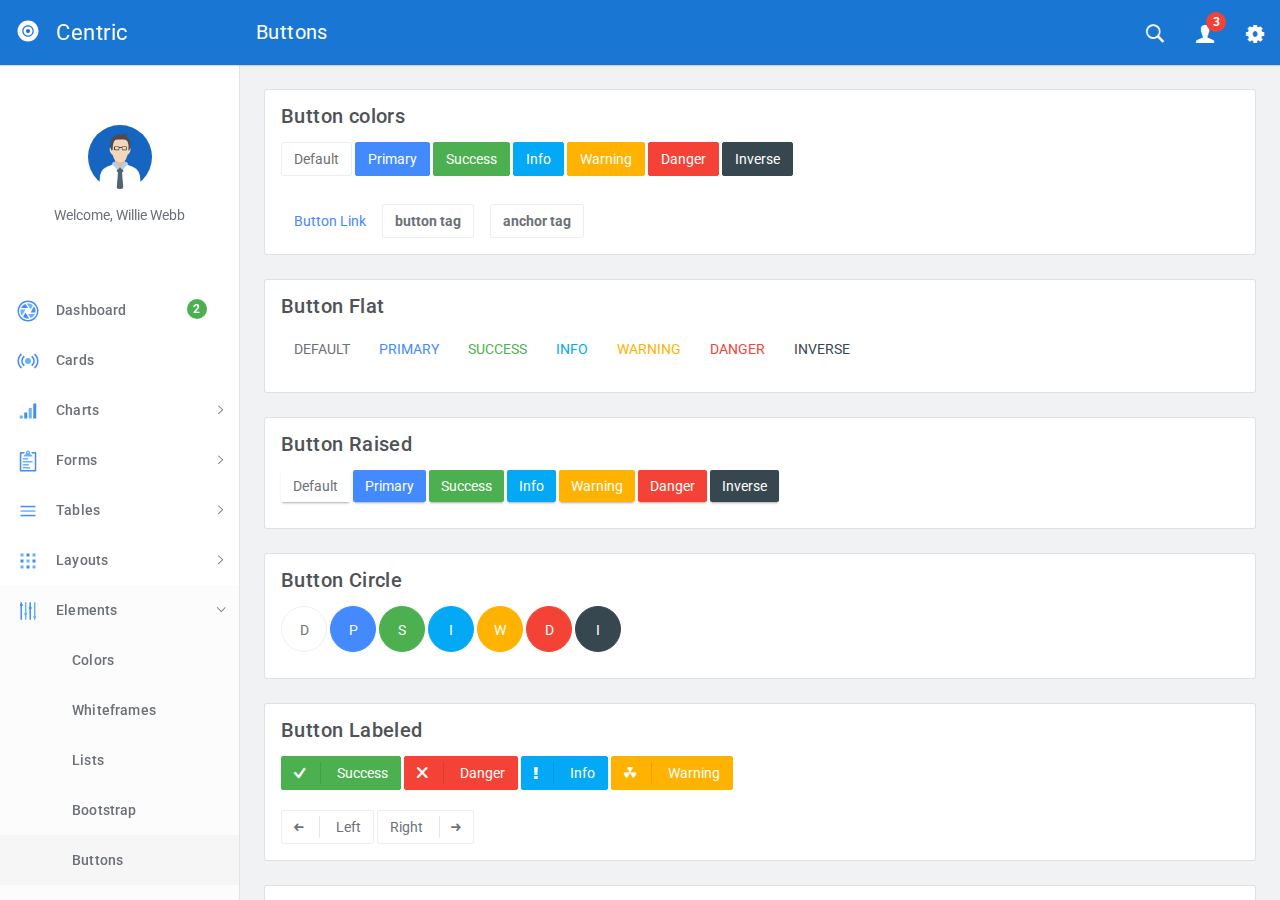
<file: src/buttons.html>
<!DOCTYPE html>
<html lang="en">
  <head>
    <meta charset="utf-8">
    <meta name="viewport" content="width=device-width, initial-scale=1, maximum-scale=1">
    <meta name="description" content="Bootstrap Admin Template">
    <meta name="keywords" content="app, responsive, jquery, bootstrap, dashboard, admin">
    <title>Centric - Bootstrap Admin Template</title>
    <!-- Vendor styles-->
    <!-- build:css(../app) css/vendor.css-->
    <!-- Animate.CSS-->
    <link rel="stylesheet" href="assets/vendor/animate.css/animate.css">
    <!-- Bootstrap-->
    <link rel="stylesheet" href="assets/vendor/bootstrap/dist/css/bootstrap.min.css">
    <!-- Ionicons-->
    <link rel="stylesheet" href="assets/vendor/ionicons/css/ionicons.css">
    <!-- Bluimp Gallery-->
    <link rel="stylesheet" href="assets/vendor/blueimp-gallery/css/blueimp-gallery.css">
    <link rel="stylesheet" href="assets/vendor/blueimp-gallery/css/blueimp-gallery-indicator.css">
    <link rel="stylesheet" href="assets/vendor/blueimp-gallery/css/blueimp-gallery-video.css">
    <!-- Datepicker-->
    <link rel="stylesheet" href="assets/vendor/bootstrap-datepicker/dist/css/bootstrap-datepicker3.css">
    <!-- Rickshaw-->
    <link rel="stylesheet" href="assets/vendor/rickshaw/rickshaw.css">
    <!-- Select2-->
    <link rel="stylesheet" href="assets/vendor/select2/dist/css/select2.css">
    <!-- Clockpicker-->
    <link rel="stylesheet" href="assets/vendor/clockpicker/dist/bootstrap-clockpicker.css">
    <!-- Range Slider-->
    <link rel="stylesheet" href="assets/vendor/nouislider/distribute/nouislider.min.css">
    <!-- ColorPicker-->
    <link rel="stylesheet" href="assets/vendor/mjolnic-bootstrap-colorpicker/dist/css/bootstrap-colorpicker.css">
    <!-- Summernote-->
    <link rel="stylesheet" href="assets/vendor/summernote/dist/summernote.css">
    <!-- Dropzone-->
    <link rel="stylesheet" href="assets/vendor/dropzone/dist/basic.css">
    <link rel="stylesheet" href="assets/vendor/dropzone/dist/dropzone.css">
    <!-- Xeditable-->
    <link rel="stylesheet" href="assets/vendor/x-editable/dist/bootstrap3-editable/css/bootstrap-editable.css">
    <!-- Bootgrid-->
    <link rel="stylesheet" href="assets/vendor/jquery.bootgrid/dist/jquery.bootgrid.css">
    <!-- Datatables-->
    <link rel="stylesheet" href="assets/vendor/datatables/media/css/jquery.dataTables.css">
    <!-- Sweet Alert-->
    <link rel="stylesheet" href="assets/vendor/sweetalert/dist/sweetalert.css">
    <!-- Loaders.CSS-->
    <link rel="stylesheet" href="assets/vendor/loaders.css/loaders.css">
    <!-- Material Floating Button-->
    <link rel="stylesheet" href="assets/vendor/ng-material-floating-button/mfb/dist/mfb.css">
    <!-- Material Colors-->
    <link rel="stylesheet" href="assets/vendor/material-colors/dist/colors.css">
    <!-- endbuild-->
    <!-- Application styles-->
    <link rel="stylesheet" href="assets/css/app.css">
  </head>
  <body class="theme-1">
    <div class="layout-container">
      <!-- top navbar-->
      <header class="header-container">
        <nav>
          <ul class="visible-xs visible-sm">
            <li><a id="sidebar-toggler" href="#" class="menu-link menu-link-slide"><span><em></em></span></a></li>
          </ul>
          <ul class="hidden-xs">
            <li><a id="offcanvas-toggler" href="#" class="menu-link menu-link-slide"><span><em></em></span></a></li>
          </ul>
          <h2 class="header-title">Buttons</h2>
          <ul class="pull-right">
            <li><a id="header-search" href="#" class="ripple"><em class="ion-ios-search-strong"></em></a></li>
            <li class="dropdown"><a href="#" data-toggle="dropdown" class="dropdown-toggle has-badge ripple"><em class="ion-person"></em><sup class="badge bg-danger">3</sup></a>
              <ul class="dropdown-menu dropdown-menu-right md-dropdown-menu">
                <li><a href="profile.html"><em class="ion-home icon-fw"></em>Profile</a></li>
                <li><a href="messages.html"><em class="ion-gear-a icon-fw"></em>Messages</a></li>
                <li role="presentation" class="divider"></li>
                <li><a href="user.login.html"><em class="ion-log-out icon-fw"></em>Logout</a></li>
              </ul>
            </li>
            <li><a id="header-settings" href="#" class="ripple"><em class="ion-gear-b"></em></a></li>
          </ul>
        </nav>
      </header>
      <!-- sidebar-->
      <aside class="sidebar-container">
        <div class="sidebar-header">
          <div class="pull-right pt-lg text-muted hidden"><em class="ion-close-round"></em></div><a href="#" class="sidebar-header-logo"><img src="assets/img/logo.png" data-svg-replace="assets/img/logo.svg" alt="Logo"><span class="sidebar-header-logo-text">Centric</span></a>
        </div>
        <div class="sidebar-content">
          <div class="sidebar-toolbar text-center"><a href=""><img src="assets/img/user/01.jpg" alt="Profile" class="img-circle thumb64"></a>
            <div class="mt">Welcome, Willie Webb</div>
          </div>
          <nav class="sidebar-nav">
            <ul>
              <li><a href="dashboard.html" class="ripple"><span class="pull-right nav-label"><span class="badge bg-success">2</span></span><span class="nav-icon"><img src="" data-svg-replace="assets/img/icons/aperture.svg" alt="MenuItem" class="hidden"></span><span>Dashboard</span></a></li>
              <li><a href="cards.html" class="ripple"><span class="pull-right nav-label"></span><span class="nav-icon"><img src="" data-svg-replace="assets/img/icons/radio-waves.svg" alt="MenuItem" class="hidden"></span><span>Cards</span></a></li>
              <li><a href="#" class="ripple"><span class="pull-right nav-caret"><em class="ion-ios-arrow-right"></em></span><span class="pull-right nav-label"></span><span class="nav-icon"><img src="" data-svg-replace="assets/img/icons/connection-bars.svg" alt="MenuItem" class="hidden"></span><span>Charts</span></a>
                <ul class="sidebar-subnav">
                  <li><a href="flot.html" class="ripple"><span class="pull-right nav-label"></span><span>Flot</span></a></li>
                  <li><a href="radial.html" class="ripple"><span class="pull-right nav-label"></span><span>Radial</span></a></li>
                  <li><a href="rickshaw.html" class="ripple"><span class="pull-right nav-label"></span><span>Rickshaw</span></a></li>
                </ul>
              </li>
              <li><a href="#" class="ripple"><span class="pull-right nav-caret"><em class="ion-ios-arrow-right"></em></span><span class="pull-right nav-label"></span><span class="nav-icon"><img src="" data-svg-replace="assets/img/icons/clipboard.svg" alt="MenuItem" class="hidden"></span><span>Forms</span></a>
                <ul class="sidebar-subnav">
                  <li><a href="forms.classic.html" class="ripple"><span class="pull-right nav-label"></span><span>Classic</span></a></li>
                  <li><a href="validation.html" class="ripple"><span class="pull-right nav-label"></span><span>Validation</span></a></li>
                  <li><a href="forms.advanced.html" class="ripple"><span class="pull-right nav-label"></span><span>Advanced</span></a></li>
                  <li><a href="material.html" class="ripple"><span class="pull-right nav-label"></span><span>Material</span></a></li>
                  <li><a href="editor.html" class="ripple"><span class="pull-right nav-label"></span><span>Editors</span></a></li>
                  <li><a href="dropzone.html" class="ripple"><span class="pull-right nav-label"></span><span>Dropzone</span></a></li>
                  <li><a href="xeditable.html" class="ripple"><span class="pull-right nav-label"></span><span>xEditable</span></a></li>
                  <li><a href="wizard.html" class="ripple"><span class="pull-right nav-label"></span><span>Wizard</span></a></li>
                </ul>
              </li>
              <li><a href="#" class="ripple"><span class="pull-right nav-caret"><em class="ion-ios-arrow-right"></em></span><span class="pull-right nav-label"></span><span class="nav-icon"><img src="" data-svg-replace="assets/img/icons/navicon.svg" alt="MenuItem" class="hidden"></span><span>Tables</span></a>
                <ul id="tables" class="sidebar-subnav">
                  <li><a href="tables.classic.html" class="ripple"><span class="pull-right nav-label"></span><span>Classic</span></a></li>
                  <li><a href="datatable.html" class="ripple"><span class="pull-right nav-label"></span><span>Datatable</span></a></li>
                  <li><a href="bootgrid.html" class="ripple"><span class="pull-right nav-label"></span><span>Bootgrid</span></a></li>
                </ul>
              </li>
              <li><a href="#" class="ripple"><span class="pull-right nav-caret"><em class="ion-ios-arrow-right"></em></span><span class="pull-right nav-label"></span><span class="nav-icon"><img src="" data-svg-replace="assets/img/icons/grid.svg" alt="MenuItem" class="hidden"></span><span>Layouts</span></a>
                <ul id="layouts" class="sidebar-subnav">
                  <li><a href="layouts.columns.html" class="ripple"><span class="pull-right nav-label"></span><span>Columns</span></a></li>
                  <li><a href="layouts.overlap.html" class="ripple"><span class="pull-right nav-label"></span><span>Overlap</span></a></li>
                  <li><a href="layouts.boxed.html" class="ripple"><span class="pull-right nav-label"></span><span>Boxed</span></a></li>
                  <li><a href="layouts.tabs.html" class="ripple"><span class="pull-right nav-label"></span><span>Tabs</span></a></li>
                  <li><a href="layouts.containers.html" class="ripple"><span class="pull-right nav-label"></span><span>Containers</span></a></li>
                </ul>
              </li>
              <li><a href="#" class="ripple"><span class="pull-right nav-caret"><em class="ion-ios-arrow-right"></em></span><span class="pull-right nav-label"></span><span class="nav-icon"><img src="" data-svg-replace="assets/img/icons/levels.svg" alt="MenuItem" class="hidden"></span><span>Elements</span></a>
                <ul id="elements" class="sidebar-subnav">
                  <li><a href="colors.html" class="ripple"><span class="pull-right nav-label"></span><span>Colors</span></a></li>
                  <li><a href="whiteframes.html" class="ripple"><span class="pull-right nav-label"></span><span>Whiteframes</span></a></li>
                  <li><a href="lists.html" class="ripple"><span class="pull-right nav-label"></span><span>Lists</span></a></li>
                  <li><a href="bootstrapui.html" class="ripple"><span class="pull-right nav-label"></span><span>Bootstrap</span></a></li>
                  <li><a href="buttons.html" class="ripple"><span class="pull-right nav-label"></span><span>Buttons</span></a></li>
                  <li><a href="sweetalert.html"><span class="pull-right nav-label"></span><span>Sweet-alert</span></a></li>
                  <li><a href="spinners.html" class="ripple"><span class="pull-right nav-label"></span><span>Spinners</span></a></li>
                  <li><a href="nestable.html" class="ripple"><span class="pull-right nav-label"></span><span>Nestable</span></a></li>
                  <li><a href="grid.html" class="ripple"><span class="pull-right nav-label"></span><span>Grid</span></a></li>
                  <li><a href="grid-masonry.html" class="ripple"><span class="pull-right nav-label"></span><span>Grid Masonry</span></a></li>
                  <li><a href="typography.html" class="ripple"><span class="pull-right nav-label"></span><span>Typography</span></a></li>
                  <li><a href="icons.html" class="ripple"><span class="pull-right nav-label"></span><span>Icons</span></a></li>
                  <li><a href="utilities.html" class="ripple"><span class="pull-right nav-label"></span><span>Utilities</span></a></li>
                </ul>
              </li>
              <li><a href="#" class="ripple"><span class="pull-right nav-caret"><em class="ion-ios-arrow-right"></em></span><span class="pull-right nav-label"></span><span class="nav-icon"><img src="" data-svg-replace="assets/img/icons/planet.svg" alt="MenuItem" class="hidden"></span><span>Maps</span></a>
                <ul id="maps" class="sidebar-subnav">
                  <li><a href="google-map-full.html" class="ripple"><span class="pull-right nav-label"></span><span>Google Maps Full</span></a></li>
                  <li><a href="google-map.html" class="ripple"><span class="pull-right nav-label"></span><span>Google Maps</span></a></li>
                  <li><a href="vector-map.html" class="ripple"><span class="pull-right nav-label"></span><span>Vector Maps</span></a></li>
                  <li><a href="datamaps.html" class="ripple"><span class="pull-right nav-label"></span><span>Datamaps</span></a></li>
                </ul>
              </li>
              <li><a href="#" class="ripple"><span class="pull-right nav-caret"><em class="ion-ios-arrow-right"></em></span><span class="pull-right nav-label"></span><span class="nav-icon"><img src="" data-svg-replace="assets/img/icons/ios-browsers.svg" alt="MenuItem" class="hidden"></span><span>Pages</span></a>
                <ul id="pages" class="sidebar-subnav">
                  <li><a href="timeline.html" class="ripple"><span class="pull-right nav-label"></span><span>Timeline</span></a></li>
                  <li><a href="invoice.html" class="ripple"><span class="pull-right nav-label"></span><span>Invoice</span></a></li>
                  <li><a href="pricing.html" class="ripple"><span class="pull-right nav-label"></span><span>Pricing</span></a></li>
                  <li><a href="contacts.html" class="ripple"><span class="pull-right nav-label"></span><span>Contacts</span></a></li>
                  <li><a href="faq.html" class="ripple"><span class="pull-right nav-label"></span><span>FAQ</span></a></li>
                  <li><a href="projects.html" class="ripple"><span class="pull-right nav-label"></span><span>Projects</span></a></li>
                  <li><a href="blog.html" class="ripple"><span class="pull-right nav-label"></span><span>Blog</span></a></li>
                  <li><a href="blog.article.html" class="ripple"><span class="pull-right nav-label"></span><span>Article</span></a></li>
                  <li><a href="profile.html" class="ripple"><span class="pull-right nav-label"></span><span>Profile</span></a></li>
                  <li><a href="gallery.html" class="ripple"><span class="pull-right nav-label"></span><span>Gallery</span></a></li>
                  <li><a href="wall.html" class="ripple"><span class="pull-right nav-label"></span><span>Wall</span></a></li>
                  <li><a href="search.html" class="ripple"><span class="pull-right nav-label"></span><span>Search</span></a></li>
                  <li><a href="messages.html" class="ripple"><span class="pull-right nav-label"></span><span>Messages Board</span></a></li>
                </ul>
              </li>
              <li><a href="#" class="ripple"><span class="pull-right nav-caret"><em class="ion-ios-arrow-right"></em></span><span class="pull-right nav-label"></span><span class="nav-icon"><img src="" data-svg-replace="assets/img/icons/person-stalker.svg" alt="MenuItem" class="hidden"></span><span>User</span></a>
                <ul id="user" class="sidebar-subnav">
                  <li><a href="login.html" class="ripple"><span class="pull-right nav-label"></span><span>Login</span></a></li>
                  <li><a href="signup.html" class="ripple"><span class="pull-right nav-label"></span><span>Signup</span></a></li>
                  <li><a href="lock.html" class="ripple"><span class="pull-right nav-label"></span><span>Lock</span></a></li>
                  <li><a href="recover.html" class="ripple"><span class="pull-right nav-label"></span><span>Recover</span></a></li>
                </ul>
              </li>
              <li><a href="../../angularjs/" class="ripple"><span class="nav-icon"><em class="ion-android-open"></em></span><span>AngularJS</span></a></li>
            </ul>
          </nav>
        </div>
      </aside>
      <div class="sidebar-layout-obfuscator"></div>
      <!-- Main section-->
      <main class="main-container">
        <!-- Page content-->
        <section>
          <div class="container container-lg">
            <!-- START card-->
            <div class="card">
              <div class="card-body">
                <h5 class="mt0">Button colors</h5>
                <button type="button" class="mb-sm btn btn-default ripple">Default</button>
                <button type="button" class="mb-sm btn btn-primary ripple">Primary</button>
                <button type="button" class="mb-sm btn btn-success ripple">Success</button>
                <button type="button" class="mb-sm btn btn-info ripple">Info</button>
                <button type="button" class="mb-sm btn btn-warning ripple">Warning</button>
                <button type="button" class="mb-sm btn btn-danger ripple">Danger</button>
                <button type="button" class="mb-sm btn btn-inverse ripple">Inverse</button><br><br><a href="#" class="btn btn-link ripple">Button Link</a>
                <button type="button" class="ripple btn btn-default mr"><strong>button tag</strong></button><a href="#" class="btn btn-default ripple"><strong>anchor tag</strong></a>
              </div>
            </div>
            <!-- END card-->
            <!-- START card-->
            <div class="card">
              <div class="card-body">
                <h5 class="mt0">Button Flat</h5>
                <p>
                  <button type="button" class="btn btn-flat btn-default ripple">Default</button>
                  <button type="button" class="btn btn-flat btn-primary ripple">Primary</button>
                  <button type="button" class="btn btn-flat btn-success ripple">Success</button>
                  <button type="button" class="btn btn-flat btn-info ripple">Info</button>
                  <button type="button" class="btn btn-flat btn-warning ripple">Warning</button>
                  <button type="button" class="btn btn-flat btn-danger ripple">Danger</button>
                  <button type="button" class="btn btn-flat btn-inverse ripple">Inverse</button>
                </p>
              </div>
            </div>
            <!-- END card-->
            <!-- START card-->
            <div class="card">
              <div class="card-body">
                <h5 class="mt0">Button Raised</h5>
                <p>
                  <button type="button" class="btn btn-raised btn-default ripple">Default</button>
                  <button type="button" class="btn btn-raised btn-primary ripple">Primary</button>
                  <button type="button" class="btn btn-raised btn-success ripple">Success</button>
                  <button type="button" class="btn btn-raised btn-info ripple">Info</button>
                  <button type="button" class="btn btn-raised btn-warning ripple">Warning</button>
                  <button type="button" class="btn btn-raised btn-danger ripple">Danger</button>
                  <button type="button" class="btn btn-raised btn-inverse ripple">Inverse</button>
                </p>
              </div>
            </div>
            <!-- END card-->
            <!-- START card-->
            <div class="card">
              <div class="card-body">
                <h5 class="mt0">Button Circle</h5>
                <p>
                  <button type="button" class="btn btn-circle btn-default ripple">D</button>
                  <button type="button" class="btn btn-circle btn-primary ripple">P</button>
                  <button type="button" class="btn btn-circle btn-success ripple">S</button>
                  <button type="button" class="btn btn-circle btn-info ripple">I</button>
                  <button type="button" class="btn btn-circle btn-warning ripple">W</button>
                  <button type="button" class="btn btn-circle btn-danger ripple">D</button>
                  <button type="button" class="btn btn-circle btn-inverse ripple">I</button>
                </p>
              </div>
            </div>
            <!-- END card-->
            <!-- START card-->
            <div class="card">
              <div class="card-body">
                <h5 class="mt0">Button Labeled</h5>
                <!-- Success button with label-->
                <button type="button" class="btn btn-labeled btn-success ripple"><span class="btn-label"><i class="ion-checkmark-round"></i></span>Success</button>
                <!-- Danger button with label-->
                <button type="button" class="btn btn-labeled btn-danger ripple"><span class="btn-label"><i class="ion-close-round"></i></span>Danger</button>
                <!-- Info button with label-->
                <button type="button" class="btn btn-labeled btn-info ripple"><span class="btn-label"><i class="ion-alert"></i></span>Info</button>
                <!-- Warning button with label-->
                <button type="button" class="btn btn-labeled btn-warning ripple"><span class="btn-label"><i class="ion-nuclear"></i></span>Warning</button><br><br>
                <!-- Standard button with label-->
                <button type="button" class="btn btn-labeled btn-default ripple"><span class="btn-label"><i class="ion-arrow-left-c"></i></span>Left</button>
                <!-- Standard button with label on the right side-->
                <button type="button" class="btn btn-labeled btn-default ripple">Right<span class="btn-label btn-label-right"><i class="ion-arrow-right-c"></i></span></button>
              </div>
            </div>
            <!-- END card-->
            <!-- START card-->
            <div class="card">
              <div class="card-body">
                <h5 class="mt0">Button sizing</h5>
                <div class="row">
                  <div class="col-md-4">
                    <p>
                      <button type="button" class="btn btn-primary btn-xl ripple">X-Large button</button>
                      <button type="button" class="btn btn-default btn-xl ripple">X-Large button</button>
                    </p>
                  </div>
                  <div class="col-md-4">
                    <p>
                      <button type="button" class="btn btn-primary btn-lg ripple">Large button</button>
                      <button type="button" class="btn btn-default btn-lg ripple">Large button</button>
                    </p>
                    <p>
                      <button type="button" class="btn btn-primary ripple">Default button</button>
                      <button type="button" class="btn btn-default ripple">Default button</button>
                    </p>
                  </div>
                  <div class="col-md-4">
                    <p>
                      <button type="button" class="btn btn-primary btn-sm ripple">Small button</button>
                      <button type="button" class="btn btn-default btn-sm ripple">Small button</button>
                    </p>
                    <p>
                      <button type="button" class="btn btn-primary btn-xs ripple">Extra small button</button>
                      <button type="button" class="btn btn-default btn-xs ripple">Extra small button</button>
                    </p>
                  </div>
                </div>
              </div>
            </div>
            <!-- END card-->
            <!-- START card-->
            <div class="card">
              <div class="card-body">
                <h5 class="mt0">Button group</h5>
                <p></p>
                <div class="btn-group">
                  <button type="button" class="btn btn-default ripple">Left</button>
                  <button type="button" class="btn btn-default ripple">Middle</button>
                  <button type="button" class="btn btn-default ripple">Right</button>
                </div>
                <p></p>
                <p></p>
                <div class="btn-group">
                  <button type="button" class="btn btn-default ripple">1</button>
                  <button type="button" class="btn btn-default ripple">2</button>
                  <button type="button" class="btn btn-default ripple">3</button>
                  <button type="button" class="btn btn-default ripple">4</button>
                </div>
                <div class="btn-group">
                  <button type="button" class="btn btn-default ripple">5</button>
                  <button type="button" class="btn btn-default ripple">6</button>
                  <button type="button" class="btn btn-default ripple">7</button>
                </div>
                <div class="btn-group">
                  <button type="button" class="btn btn-default ripple">8</button>
                </div>
              </div>
            </div>
            <!-- END card-->
            <!-- START card-->
            <div class="card">
              <div class="card-body">
                <h5 class="mt0">Button Pills</h5>
                <p>Pill left</p>
                <p>
                  <button type="button" class="btn btn-pill-left btn-default ripple">Default</button>
                  <button type="button" class="btn btn-pill-left btn-primary ripple">Primary</button>
                  <button type="button" class="btn btn-pill-left btn-success ripple">Success</button>
                  <button type="button" class="btn btn-pill-left btn-info ripple">Info</button>
                  <button type="button" class="btn btn-pill-left btn-warning ripple">Warning</button>
                  <button type="button" class="btn btn-pill-left btn-danger ripple">Danger</button>
                  <button type="button" class="btn btn-pill-left btn-inverse ripple">Inverse</button>
                </p>
                <p>Pill right</p>
                <p>
                  <button type="button" class="btn btn-pill-right btn-default ripple">Default</button>
                  <button type="button" class="btn btn-pill-right btn-primary ripple">Primary</button>
                  <button type="button" class="btn btn-pill-right btn-success ripple">Success</button>
                  <button type="button" class="btn btn-pill-right btn-info ripple">Info</button>
                  <button type="button" class="btn btn-pill-right btn-warning ripple">Warning</button>
                  <button type="button" class="btn btn-pill-right btn-danger ripple">Danger</button>
                  <button type="button" class="btn btn-pill-right btn-inverse ripple">Inverse</button>
                </p>
              </div>
            </div>
            <!-- END card-->
            <!-- START card-->
            <div class="card">
              <div class="card-body">
                <h5 class="mt0">Button Oval</h5>
                <button type="button" class="btn btn-oval btn-default ripple">Default</button>
                <button type="button" class="btn btn-oval btn-primary ripple">Primary</button>
                <button type="button" class="btn btn-oval btn-success ripple">Success</button>
                <button type="button" class="btn btn-oval btn-info ripple">Info</button>
                <button type="button" class="btn btn-oval btn-warning ripple">Warning</button>
                <button type="button" class="btn btn-oval btn-danger ripple">Danger</button>
                <button type="button" class="btn btn-oval btn-inverse ripple">Inverse</button>
              </div>
            </div>
            <!-- END card-->
            <!-- START card-->
            <div class="card">
              <div class="card-body">
                <h5 class="mt0">Button Square</h5>
                <button type="button" class="btn btn-square btn-default ripple">Default</button>
                <button type="button" class="btn btn-square btn-primary ripple">Primary</button>
                <button type="button" class="btn btn-square btn-success ripple">Success</button>
                <button type="button" class="btn btn-square btn-info ripple">Info</button>
                <button type="button" class="btn btn-square btn-warning ripple">Warning</button>
                <button type="button" class="btn btn-square btn-danger ripple">Danger</button>
                <button type="button" class="btn btn-square btn-inverse ripple">Inverse</button>
              </div>
            </div>
            <!-- END card-->
            <!-- START card-->
            <div class="card">
              <div class="card-body">
                <h5 class="mt0">Button dropdown</h5>
                          <!-- START button group-->
                          <div class="btn-group mb-sm">
                            <button type="button" data-toggle="dropdown" class="btn dropdown-toggle ripple btn-default">default<span class="caret"></span>
                            </button>
                            <ul role="menu" class="dropdown-menu">
                              <li><a href="#">Action</a></li>
                              <li><a href="#">Another action</a></li>
                              <li><a href="#">Something else here</a></li>
                              <li class="divider"></li>
                              <li><a href="#">Separated link</a></li>
                            </ul>
                          </div>
                          <!-- END button group-->
                          <!-- START button group-->
                          <div class="btn-group mb-sm">
                            <button type="button" data-toggle="dropdown" class="btn dropdown-toggle ripple btn-primary">primary<span class="caret"></span>
                            </button>
                            <ul role="menu" class="dropdown-menu">
                              <li><a href="#">Action</a></li>
                              <li><a href="#">Another action</a></li>
                              <li><a href="#">Something else here</a></li>
                              <li class="divider"></li>
                              <li><a href="#">Separated link</a></li>
                            </ul>
                          </div>
                          <!-- END button group-->
                          <!-- START button group-->
                          <div class="btn-group mb-sm">
                            <button type="button" data-toggle="dropdown" class="btn dropdown-toggle ripple btn-success">success<span class="caret"></span>
                            </button>
                            <ul role="menu" class="dropdown-menu">
                              <li><a href="#">Action</a></li>
                              <li><a href="#">Another action</a></li>
                              <li><a href="#">Something else here</a></li>
                              <li class="divider"></li>
                              <li><a href="#">Separated link</a></li>
                            </ul>
                          </div>
                          <!-- END button group-->
                          <!-- START button group-->
                          <div class="btn-group mb-sm">
                            <button type="button" data-toggle="dropdown" class="btn dropdown-toggle ripple btn-info">info<span class="caret"></span>
                            </button>
                            <ul role="menu" class="dropdown-menu">
                              <li><a href="#">Action</a></li>
                              <li><a href="#">Another action</a></li>
                              <li><a href="#">Something else here</a></li>
                              <li class="divider"></li>
                              <li><a href="#">Separated link</a></li>
                            </ul>
                          </div>
                          <!-- END button group-->
                          <!-- START button group-->
                          <div class="btn-group mb-sm">
                            <button type="button" data-toggle="dropdown" class="btn dropdown-toggle ripple btn-warning">warning<span class="caret"></span>
                            </button>
                            <ul role="menu" class="dropdown-menu">
                              <li><a href="#">Action</a></li>
                              <li><a href="#">Another action</a></li>
                              <li><a href="#">Something else here</a></li>
                              <li class="divider"></li>
                              <li><a href="#">Separated link</a></li>
                            </ul>
                          </div>
                          <!-- END button group-->
                          <!-- START button group-->
                          <div class="btn-group mb-sm">
                            <button type="button" data-toggle="dropdown" class="btn dropdown-toggle ripple btn-danger">danger<span class="caret"></span>
                            </button>
                            <ul role="menu" class="dropdown-menu">
                              <li><a href="#">Action</a></li>
                              <li><a href="#">Another action</a></li>
                              <li><a href="#">Something else here</a></li>
                              <li class="divider"></li>
                              <li><a href="#">Separated link</a></li>
                            </ul>
                          </div>
                          <!-- END button group-->
                          <!-- START button group-->
                          <div class="btn-group mb-sm">
                            <button type="button" data-toggle="dropdown" class="btn dropdown-toggle ripple btn-inverse">inverse<span class="caret"></span>
                            </button>
                            <ul role="menu" class="dropdown-menu">
                              <li><a href="#">Action</a></li>
                              <li><a href="#">Another action</a></li>
                              <li><a href="#">Something else here</a></li>
                              <li class="divider"></li>
                              <li><a href="#">Separated link</a></li>
                            </ul>
                          </div>
                          <!-- END button group-->
              </div>
            </div>
            <!-- END card-->
            <!-- START card-->
            <div class="card">
              <div class="card-body">
                <h5 class="mt0 ellipsis">Split button dropdown</h5>
                          <!-- START button group-->
                          <div class="btn-group">
                            <button type="button" class="btn ripple btn-default">Action</button>
                            <button type="button" data-toggle="dropdown" class="btn dropdown-toggle ripple btn-default"><span class="caret"></span><span class="sr-only">default</span></button>
                            <ul role="menu" class="dropdown-menu">
                              <li><a href="#">Action</a></li>
                              <li><a href="#">Another action</a></li>
                              <li><a href="#">Something else here</a></li>
                              <li class="divider"></li>
                              <li><a href="#">Separated link</a></li>
                            </ul>
                          </div>
                          <!-- END button group-->
                          <!-- START button group-->
                          <div class="btn-group">
                            <button type="button" class="btn ripple btn-primary">Action</button>
                            <button type="button" data-toggle="dropdown" class="btn dropdown-toggle ripple btn-primary"><span class="caret"></span><span class="sr-only">primary</span></button>
                            <ul role="menu" class="dropdown-menu">
                              <li><a href="#">Action</a></li>
                              <li><a href="#">Another action</a></li>
                              <li><a href="#">Something else here</a></li>
                              <li class="divider"></li>
                              <li><a href="#">Separated link</a></li>
                            </ul>
                          </div>
                          <!-- END button group-->
                          <!-- START button group-->
                          <div class="btn-group">
                            <button type="button" class="btn ripple btn-success">Action</button>
                            <button type="button" data-toggle="dropdown" class="btn dropdown-toggle ripple btn-success"><span class="caret"></span><span class="sr-only">success</span></button>
                            <ul role="menu" class="dropdown-menu">
                              <li><a href="#">Action</a></li>
                              <li><a href="#">Another action</a></li>
                              <li><a href="#">Something else here</a></li>
                              <li class="divider"></li>
                              <li><a href="#">Separated link</a></li>
                            </ul>
                          </div>
                          <!-- END button group-->
                          <!-- START button group-->
                          <div class="btn-group">
                            <button type="button" class="btn ripple btn-info">Action</button>
                            <button type="button" data-toggle="dropdown" class="btn dropdown-toggle ripple btn-info"><span class="caret"></span><span class="sr-only">info</span></button>
                            <ul role="menu" class="dropdown-menu">
                              <li><a href="#">Action</a></li>
                              <li><a href="#">Another action</a></li>
                              <li><a href="#">Something else here</a></li>
                              <li class="divider"></li>
                              <li><a href="#">Separated link</a></li>
                            </ul>
                          </div>
                          <!-- END button group-->
                          <!-- START button group-->
                          <div class="btn-group">
                            <button type="button" class="btn ripple btn-warning">Action</button>
                            <button type="button" data-toggle="dropdown" class="btn dropdown-toggle ripple btn-warning"><span class="caret"></span><span class="sr-only">warning</span></button>
                            <ul role="menu" class="dropdown-menu">
                              <li><a href="#">Action</a></li>
                              <li><a href="#">Another action</a></li>
                              <li><a href="#">Something else here</a></li>
                              <li class="divider"></li>
                              <li><a href="#">Separated link</a></li>
                            </ul>
                          </div>
                          <!-- END button group-->
                          <!-- START button group-->
                          <div class="btn-group">
                            <button type="button" class="btn ripple btn-danger">Action</button>
                            <button type="button" data-toggle="dropdown" class="btn dropdown-toggle ripple btn-danger"><span class="caret"></span><span class="sr-only">danger</span></button>
                            <ul role="menu" class="dropdown-menu">
                              <li><a href="#">Action</a></li>
                              <li><a href="#">Another action</a></li>
                              <li><a href="#">Something else here</a></li>
                              <li class="divider"></li>
                              <li><a href="#">Separated link</a></li>
                            </ul>
                          </div>
                          <!-- END button group-->
                          <!-- START button group-->
                          <div class="btn-group">
                            <button type="button" class="btn ripple btn-inverse">Action</button>
                            <button type="button" data-toggle="dropdown" class="btn dropdown-toggle ripple btn-inverse"><span class="caret"></span><span class="sr-only">inverse</span></button>
                            <ul role="menu" class="dropdown-menu">
                              <li><a href="#">Action</a></li>
                              <li><a href="#">Another action</a></li>
                              <li><a href="#">Something else here</a></li>
                              <li class="divider"></li>
                              <li><a href="#">Separated link</a></li>
                            </ul>
                          </div>
                          <!-- END button group-->
              </div>
            </div>
            <!-- END card-->
          </div>
        </section>
        <!-- Page footer-->
        <footer><span>2017 - Centric app.</span></footer>
      </main>
    </div>
    <!-- Search template-->
    <div tabindex="-1" role="dialog" class="modal modal-top fade modal-search">
      <div class="modal-dialog">
        <div class="modal-content">
          <div class="modal-body">
            <div class="pull-left">
              <button type="button" data-dismiss="modal" class="btn btn-flat"><em class="ion-arrow-left-c icon-24"></em></button>
            </div>
            <div class="pull-right">
              <button type="button" class="btn btn-flat"><em class="ion-android-microphone icon-24"></em></button>
            </div>
            <form action="#" class="oh">
              <div class="mda-form-control pt0">
                <input type="text" placeholder="Search.." data-localize="header.SEARCH" class="form-control header-input-search">
                <div class="mda-form-control-line"></div>
              </div>
            </form>
          </div>
        </div>
      </div>
    </div>
    <!-- End Search template-->
    <!-- Settings template-->
    <div tabindex="-1" role="dialog" class="modal-settings modal modal-right fade">
      <div class="modal-dialog modal-lg">
        <div class="modal-content">
          <div class="modal-header">
            <div data-dismiss="modal" class="pull-right clickable"><em class="ion-close-round text-soft"></em></div>
            <h4 class="modal-title"><span>Settings</span></h4>
          </div>
          <div class="modal-body">
            <div class="clearfix mb">
              <div class="pull-left wd-tiny mb">
                <div class="setting-color">
                  <label class="preview-theme-1">
                    <input type="radio" checked="checked" name="setting-theme" value="0"><span class="ion-checkmark-round"></span>
                    <div class="t-grid">
                      <div class="t-row">
                        <div class="t-col preview-header"></div>
                        <div class="t-col preview-sidebar"></div>
                        <div class="t-col preview-content"></div>
                      </div>
                    </div>
                  </label>
                </div>
              </div>
              <div class="pull-left wd-tiny mb">
                <div class="setting-color">
                  <label class="preview-theme-2">
                    <input type="radio" name="setting-theme" value="1"><span class="ion-checkmark-round"></span>
                    <div class="t-grid">
                      <div class="t-row">
                        <div class="t-col preview-header"></div>
                        <div class="t-col preview-sidebar"></div>
                        <div class="t-col preview-content"></div>
                      </div>
                    </div>
                  </label>
                </div>
              </div>
              <div class="pull-left wd-tiny mb">
                <div class="setting-color">
                  <label class="preview-theme-3">
                    <input type="radio" name="setting-theme" value="2"><span class="ion-checkmark-round"></span>
                    <div class="t-grid">
                      <div class="t-row">
                        <div class="t-col preview-header"></div>
                        <div class="t-col preview-sidebar"></div>
                        <div class="t-col preview-content"></div>
                      </div>
                    </div>
                  </label>
                </div>
              </div>
              <div class="pull-left wd-tiny mb">
                <div class="setting-color">
                  <label class="preview-theme-4">
                    <input type="radio" name="setting-theme" value="3"><span class="ion-checkmark-round"></span>
                    <div class="t-grid">
                      <div class="t-row">
                        <div class="t-col preview-header"></div>
                        <div class="t-col preview-sidebar"></div>
                        <div class="t-col preview-content"></div>
                      </div>
                    </div>
                  </label>
                </div>
              </div>
              <div class="pull-left wd-tiny mb">
                <div class="setting-color">
                  <label class="preview-theme-5">
                    <input type="radio" name="setting-theme" value="4"><span class="ion-checkmark-round"></span>
                    <div class="t-grid">
                      <div class="t-row">
                        <div class="t-col preview-header"></div>
                        <div class="t-col preview-sidebar"></div>
                        <div class="t-col preview-content"></div>
                      </div>
                    </div>
                  </label>
                </div>
              </div>
              <div class="pull-left wd-tiny mb">
                <div class="setting-color">
                  <label class="preview-theme-6">
                    <input type="radio" name="setting-theme" value="5"><span class="ion-checkmark-round"></span>
                    <div class="t-grid">
                      <div class="t-row">
                        <div class="t-col preview-header"></div>
                        <div class="t-col preview-sidebar"></div>
                        <div class="t-col preview-content"></div>
                      </div>
                    </div>
                  </label>
                </div>
              </div>
              <div class="pull-left wd-tiny mb">
                <div class="setting-color">
                  <label class="preview-theme-7">
                    <input type="radio" name="setting-theme" value="6"><span class="ion-checkmark-round"></span>
                    <div class="t-grid">
                      <div class="t-row">
                        <div class="t-col preview-header"></div>
                        <div class="t-col preview-sidebar"></div>
                        <div class="t-col preview-content"></div>
                      </div>
                    </div>
                  </label>
                </div>
              </div>
              <div class="pull-left wd-tiny mb">
                <div class="setting-color">
                  <label class="preview-theme-8">
                    <input type="radio" name="setting-theme" value="7"><span class="ion-checkmark-round"></span>
                    <div class="t-grid">
                      <div class="t-row">
                        <div class="t-col preview-header"></div>
                        <div class="t-col preview-sidebar"></div>
                        <div class="t-col preview-content"></div>
                      </div>
                    </div>
                  </label>
                </div>
              </div>
              <div class="pull-left wd-tiny mb">
                <div class="setting-color">
                  <label class="preview-theme-9">
                    <input type="radio" name="setting-theme" value="8"><span class="ion-checkmark-round"></span>
                    <div class="t-grid">
                      <div class="t-row">
                        <div class="t-col preview-header"></div>
                        <div class="t-col preview-sidebar"></div>
                        <div class="t-col preview-content"></div>
                      </div>
                    </div>
                  </label>
                </div>
              </div>
            </div>
            <hr>
            <p>
              <label class="mda-checkbox">
                <input id="sidebar-showheader" type="checkbox" checked=""><em class="bg-indigo-500"></em>Sidebar header
              </label>
            </p>
            <p>
              <label class="mda-checkbox">
                <input id="sidebar-showtoolbar" type="checkbox" checked=""><em class="bg-indigo-500"></em>Sidebar toolbar
              </label>
            </p>
            <p>
              <label class="mda-checkbox">
                <input id="sidebar-offcanvas" type="checkbox"><em class="bg-indigo-500"></em>Sidebar offcanvas
              </label>
            </p>
            <hr>
            <p>Navigation icon</p>
            <p>
              <label class="mda-radio">
                <input type="radio" name="headerMenulink" value="menu-link-close"><em class="bg-indigo-500"></em>Close icon
              </label>
            </p>
            <p>
              <label class="mda-radio">
                <input type="radio" checked="" name="headerMenulink" value="menu-link-slide"><em class="bg-indigo-500"></em>Slide arrow
              </label>
            </p>
            <p>
              <label class="mda-radio">
                <input type="radio" name="headerMenulink" value="menu-link-arrow"><em class="bg-indigo-500"></em>Big arrow
              </label>
            </p>
            <hr>
            <button type="button" data-toggle-fullscreen="" class="btn btn-default btn-raised">Toggle fullscreen</button>
            <hr>
            <p>Change language</p>
            <!-- START Language list-->
            <div class="btn-group">
              <button type="button" data-toggle="dropdown" class="btn btn-default btn-block btn-raised">English</button>
              <ul role="menu" class="dropdown-menu dropdown-menu-right animated fadeInUpShort">
                <li><a href="#" data-set-lang="en">English</a></li>
                <li><a href="#" data-set-lang="es">Spanish</a></li>
              </ul>
            </div>
            <!-- END Language list-->
          </div>
        </div>
      </div>
    </div>
    <!-- End Settings template-->
    <!-- Google Maps API-->
    <script type="text/javascript" src="http://maps.google.com/maps/api/js?key=AIzaSyD_MleSHludEfiKUi1CCyumkv74Pm4u8Is"></script>
    <!-- build:js(../app) js/vendor.js-->
    <!-- Modernizr-->
    <script src="assets/vendor/modernizr/modernizr.custom.js"></script>
    <!-- jQuery-->
    <script src="assets/vendor/jquery/dist/jquery.js"></script>
    <!-- Bootstrap-->
    <script src="assets/vendor/bootstrap/dist/js/bootstrap.js"></script>
    <!-- jQuery Browser-->
    <script src="assets/vendor/jquery.browser/dist/jquery.browser.js"></script>
    <!-- Material Colors-->
    <script src="assets/vendor/material-colors/dist/colors.js"></script>
    <!-- Bootstrap Filestyle-->
    <script src="assets/vendor/bootstrap-filestyle/src/bootstrap-filestyle.js"></script>
    <!-- Flot charts-->
    <script src="assets/vendor/flot/jquery.flot.js"></script>
    <script src="assets/vendor/flot/jquery.flot.categories.js"></script>
    <script src="assets/vendor/flot-spline/js/jquery.flot.spline.js"></script>
    <script src="assets/vendor/flot.tooltip/js/jquery.flot.tooltip.js"></script>
    <script src="assets/vendor/flot/jquery.flot.resize.js"></script>
    <script src="assets/vendor/flot/jquery.flot.pie.js"></script>
    <script src="assets/vendor/flot/jquery.flot.time.js"></script>
    <script src="assets/vendor/sidebysideimproved/jquery.flot.orderBars.js"></script>
    <!-- jVector Maps-->
    <script src="assets/vendor/ika.jvectormap/jquery-jvectormap-1.2.2.min.js"></script>
    <script src="assets/vendor/ika.jvectormap/jquery-jvectormap-us-mill-en.js"></script>
    <script src="assets/vendor/ika.jvectormap/jquery-jvectormap-world-mill-en.js"></script>
    <!-- Easypie Charts-->
    <script src="assets/vendor/jquery.easy-pie-chart/dist/jquery.easypiechart.js"></script>
    <!-- Screenfull-->
    <script src="assets/vendor/screenfull/dist/screenfull.js"></script>
    <!-- Sparkline-->
    <script src="assets/vendor/sparkline/index.js"></script>
    <!-- Datepicker-->
    <script src="assets/vendor/bootstrap-datepicker/js/bootstrap-datepicker.js"></script>
    <!-- jQuery Knob charts-->
    <script src="assets/vendor/jquery-knob/js/jquery.knob.js"></script>
    <!-- Rickshaw-->
    <script src="assets/vendor/d3/d3.js"></script>
    <script src="assets/vendor/rickshaw/rickshaw.js"></script>
    <!-- jQuery Form Validation-->
    <script src="assets/vendor/jquery-validation/dist/jquery.validate.js"></script>
    <script src="assets/vendor/jquery-validation/dist/additional-methods.js"></script>
    <!-- JQUERY STEPS-->
    <script src="assets/vendor/jquery.steps/build/jquery.steps.js"></script>
    <!-- Select2-->
    <script src="assets/vendor/select2/dist/js/select2.js"></script>
    <!-- Clockpicker-->
    <script src="assets/vendor/clockpicker/dist/bootstrap-clockpicker.js"></script>
    <!-- Range Slider-->
    <script src="assets/vendor/nouislider/distribute/nouislider.js"></script>
    <!-- ColorPicker-->
    <script src="assets/vendor/mjolnic-bootstrap-colorpicker/dist/js/bootstrap-colorpicker.js"></script>
    <!-- Summernote-->
    <script src="assets/vendor/summernote/dist/summernote.js"></script>
    <!-- Dropzone-->
    <script src="assets/vendor/dropzone/dist/dropzone.js"></script>
    <!-- Xeditable-->
    <script src="assets/vendor/x-editable/dist/bootstrap3-editable/js/bootstrap-editable.js"></script>
    <!-- Momentjs-->
    <script src="assets/vendor/moment/min/moment-with-locales.js"></script>
    <!-- Google Maps-->
    <script src="assets/vendor/gmaps/gmaps.js"></script>
    <!-- Bootgrid-->
    <script src="assets/vendor/jquery.bootgrid/dist/jquery.bootgrid.js"></script>
    <script src="assets/vendor/jquery.bootgrid/dist/jquery.bootgrid.fa.js"></script>
    <!-- Datatables-->
    <script src="assets/vendor/datatables/media/js/jquery.dataTables.js"></script>
    <!-- Nestable-->
    <script src="assets/vendor/nestable/jquery.nestable.js"></script>
    <!-- Sweet Alert-->
    <script src="assets/vendor/sweetalert/dist/sweetalert-dev.js"></script>
    <!-- Masonry-->
    <script src="assets/vendor/masonry/dist/masonry.pkgd.js"></script>
    <!-- Images Loaded-->
    <script src="assets/vendor/imagesloaded/imagesloaded.pkgd.js"></script>
    <!-- Loaders.CSS-->
    <script src="assets/vendor/loaders.css/loaders.css.js"></script>
    <!-- jQuery Localize-->
    <script src="assets/vendor/jquery-localize-i18n/dist/jquery.localize.js"></script>
    <!-- Blueimp Gallery-->
    <script src="assets/vendor/blueimp-gallery/js/blueimp-helper.js"></script>
    <script src="assets/vendor/blueimp-gallery/js/blueimp-gallery.js"></script>
    <script src="assets/vendor/blueimp-gallery/js/blueimp-gallery-fullscreen.js"></script>
    <script src="assets/vendor/blueimp-gallery/js/blueimp-gallery-indicator.js"></script>
    <script src="assets/vendor/blueimp-gallery/js/blueimp-gallery-video.js"></script>
    <script src="assets/vendor/blueimp-gallery/js/blueimp-gallery-vimeo.js"></script>
    <script src="assets/vendor/blueimp-gallery/js/blueimp-gallery-youtube.js"></script>
    <script src="assets/vendor/blueimp-gallery/js/jquery.blueimp-gallery.js"></script>
    <!-- Datamaps-->
    <script src="assets/vendor/topojson/topojson.min.js"></script>
    <script src="assets/vendor/datamaps/dist/datamaps.all.js"></script>
    <!-- endbuild-->
    <!-- App script-->
    <script src="assets/js/app.js"></script>
  </body>
</html>
</file>
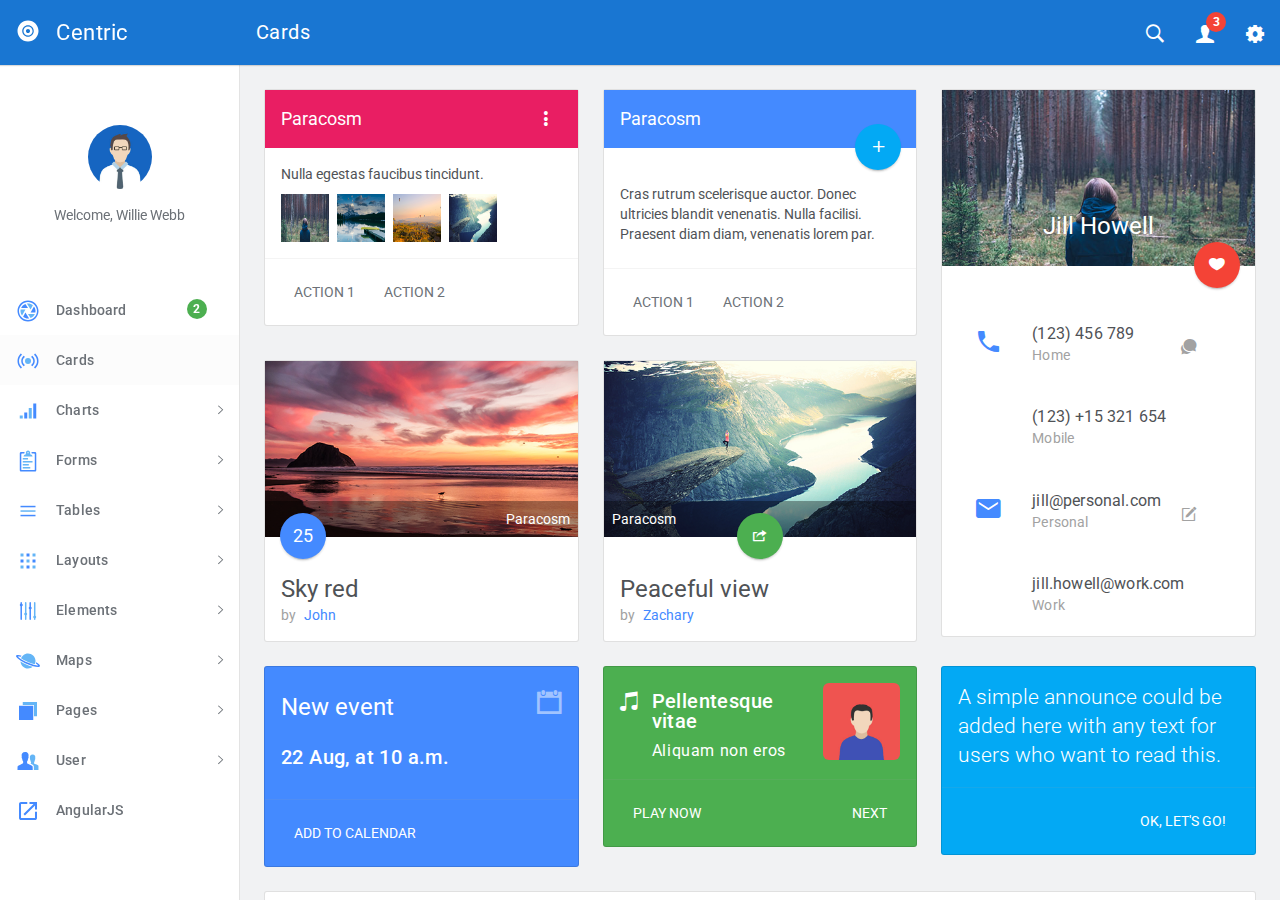
<file: src/cards.html>
<!DOCTYPE html>
<html lang="en">
  <head>
    <meta charset="utf-8">
    <meta name="viewport" content="width=device-width, initial-scale=1, maximum-scale=1">
    <meta name="description" content="Bootstrap Admin Template">
    <meta name="keywords" content="app, responsive, jquery, bootstrap, dashboard, admin">
    <title>Centric - Bootstrap Admin Template</title>
    <!-- Vendor styles-->
    <!-- build:css(../app) css/vendor.css-->
    <!-- Animate.CSS-->
    <link rel="stylesheet" href="assets/vendor/animate.css/animate.css">
    <!-- Bootstrap-->
    <link rel="stylesheet" href="assets/vendor/bootstrap/dist/css/bootstrap.min.css">
    <!-- Ionicons-->
    <link rel="stylesheet" href="assets/vendor/ionicons/css/ionicons.css">
    <!-- Bluimp Gallery-->
    <link rel="stylesheet" href="assets/vendor/blueimp-gallery/css/blueimp-gallery.css">
    <link rel="stylesheet" href="assets/vendor/blueimp-gallery/css/blueimp-gallery-indicator.css">
    <link rel="stylesheet" href="assets/vendor/blueimp-gallery/css/blueimp-gallery-video.css">
    <!-- Datepicker-->
    <link rel="stylesheet" href="assets/vendor/bootstrap-datepicker/dist/css/bootstrap-datepicker3.css">
    <!-- Rickshaw-->
    <link rel="stylesheet" href="assets/vendor/rickshaw/rickshaw.css">
    <!-- Select2-->
    <link rel="stylesheet" href="assets/vendor/select2/dist/css/select2.css">
    <!-- Clockpicker-->
    <link rel="stylesheet" href="assets/vendor/clockpicker/dist/bootstrap-clockpicker.css">
    <!-- Range Slider-->
    <link rel="stylesheet" href="assets/vendor/nouislider/distribute/nouislider.min.css">
    <!-- ColorPicker-->
    <link rel="stylesheet" href="assets/vendor/mjolnic-bootstrap-colorpicker/dist/css/bootstrap-colorpicker.css">
    <!-- Summernote-->
    <link rel="stylesheet" href="assets/vendor/summernote/dist/summernote.css">
    <!-- Dropzone-->
    <link rel="stylesheet" href="assets/vendor/dropzone/dist/basic.css">
    <link rel="stylesheet" href="assets/vendor/dropzone/dist/dropzone.css">
    <!-- Xeditable-->
    <link rel="stylesheet" href="assets/vendor/x-editable/dist/bootstrap3-editable/css/bootstrap-editable.css">
    <!-- Bootgrid-->
    <link rel="stylesheet" href="assets/vendor/jquery.bootgrid/dist/jquery.bootgrid.css">
    <!-- Datatables-->
    <link rel="stylesheet" href="assets/vendor/datatables/media/css/jquery.dataTables.css">
    <!-- Sweet Alert-->
    <link rel="stylesheet" href="assets/vendor/sweetalert/dist/sweetalert.css">
    <!-- Loaders.CSS-->
    <link rel="stylesheet" href="assets/vendor/loaders.css/loaders.css">
    <!-- Material Floating Button-->
    <link rel="stylesheet" href="assets/vendor/ng-material-floating-button/mfb/dist/mfb.css">
    <!-- Material Colors-->
    <link rel="stylesheet" href="assets/vendor/material-colors/dist/colors.css">
    <!-- endbuild-->
    <!-- Application styles-->
    <link rel="stylesheet" href="assets/css/app.css">
  </head>
  <body class="theme-1">
    <div class="layout-container">
      <!-- top navbar-->
      <header class="header-container">
        <nav>
          <ul class="visible-xs visible-sm">
            <li><a id="sidebar-toggler" href="#" class="menu-link menu-link-slide"><span><em></em></span></a></li>
          </ul>
          <ul class="hidden-xs">
            <li><a id="offcanvas-toggler" href="#" class="menu-link menu-link-slide"><span><em></em></span></a></li>
          </ul>
          <h2 class="header-title">Cards</h2>
          <ul class="pull-right">
            <li><a id="header-search" href="#" class="ripple"><em class="ion-ios-search-strong"></em></a></li>
            <li class="dropdown"><a href="#" data-toggle="dropdown" class="dropdown-toggle has-badge ripple"><em class="ion-person"></em><sup class="badge bg-danger">3</sup></a>
              <ul class="dropdown-menu dropdown-menu-right md-dropdown-menu">
                <li><a href="profile.html"><em class="ion-home icon-fw"></em>Profile</a></li>
                <li><a href="messages.html"><em class="ion-gear-a icon-fw"></em>Messages</a></li>
                <li role="presentation" class="divider"></li>
                <li><a href="user.login.html"><em class="ion-log-out icon-fw"></em>Logout</a></li>
              </ul>
            </li>
            <li><a id="header-settings" href="#" class="ripple"><em class="ion-gear-b"></em></a></li>
          </ul>
        </nav>
      </header>
      <!-- sidebar-->
      <aside class="sidebar-container">
        <div class="sidebar-header">
          <div class="pull-right pt-lg text-muted hidden"><em class="ion-close-round"></em></div><a href="#" class="sidebar-header-logo"><img src="assets/img/logo.png" data-svg-replace="assets/img/logo.svg" alt="Logo"><span class="sidebar-header-logo-text">Centric</span></a>
        </div>
        <div class="sidebar-content">
          <div class="sidebar-toolbar text-center"><a href=""><img src="assets/img/user/01.jpg" alt="Profile" class="img-circle thumb64"></a>
            <div class="mt">Welcome, Willie Webb</div>
          </div>
          <nav class="sidebar-nav">
            <ul>
              <li><a href="dashboard.html" class="ripple"><span class="pull-right nav-label"><span class="badge bg-success">2</span></span><span class="nav-icon"><img src="" data-svg-replace="assets/img/icons/aperture.svg" alt="MenuItem" class="hidden"></span><span>Dashboard</span></a></li>
              <li><a href="cards.html" class="ripple"><span class="pull-right nav-label"></span><span class="nav-icon"><img src="" data-svg-replace="assets/img/icons/radio-waves.svg" alt="MenuItem" class="hidden"></span><span>Cards</span></a></li>
              <li><a href="#" class="ripple"><span class="pull-right nav-caret"><em class="ion-ios-arrow-right"></em></span><span class="pull-right nav-label"></span><span class="nav-icon"><img src="" data-svg-replace="assets/img/icons/connection-bars.svg" alt="MenuItem" class="hidden"></span><span>Charts</span></a>
                <ul class="sidebar-subnav">
                  <li><a href="flot.html" class="ripple"><span class="pull-right nav-label"></span><span>Flot</span></a></li>
                  <li><a href="radial.html" class="ripple"><span class="pull-right nav-label"></span><span>Radial</span></a></li>
                  <li><a href="rickshaw.html" class="ripple"><span class="pull-right nav-label"></span><span>Rickshaw</span></a></li>
                </ul>
              </li>
              <li><a href="#" class="ripple"><span class="pull-right nav-caret"><em class="ion-ios-arrow-right"></em></span><span class="pull-right nav-label"></span><span class="nav-icon"><img src="" data-svg-replace="assets/img/icons/clipboard.svg" alt="MenuItem" class="hidden"></span><span>Forms</span></a>
                <ul class="sidebar-subnav">
                  <li><a href="forms.classic.html" class="ripple"><span class="pull-right nav-label"></span><span>Classic</span></a></li>
                  <li><a href="validation.html" class="ripple"><span class="pull-right nav-label"></span><span>Validation</span></a></li>
                  <li><a href="forms.advanced.html" class="ripple"><span class="pull-right nav-label"></span><span>Advanced</span></a></li>
                  <li><a href="material.html" class="ripple"><span class="pull-right nav-label"></span><span>Material</span></a></li>
                  <li><a href="editor.html" class="ripple"><span class="pull-right nav-label"></span><span>Editors</span></a></li>
                  <li><a href="dropzone.html" class="ripple"><span class="pull-right nav-label"></span><span>Dropzone</span></a></li>
                  <li><a href="xeditable.html" class="ripple"><span class="pull-right nav-label"></span><span>xEditable</span></a></li>
                  <li><a href="wizard.html" class="ripple"><span class="pull-right nav-label"></span><span>Wizard</span></a></li>
                </ul>
              </li>
              <li><a href="#" class="ripple"><span class="pull-right nav-caret"><em class="ion-ios-arrow-right"></em></span><span class="pull-right nav-label"></span><span class="nav-icon"><img src="" data-svg-replace="assets/img/icons/navicon.svg" alt="MenuItem" class="hidden"></span><span>Tables</span></a>
                <ul id="tables" class="sidebar-subnav">
                  <li><a href="tables.classic.html" class="ripple"><span class="pull-right nav-label"></span><span>Classic</span></a></li>
                  <li><a href="datatable.html" class="ripple"><span class="pull-right nav-label"></span><span>Datatable</span></a></li>
                  <li><a href="bootgrid.html" class="ripple"><span class="pull-right nav-label"></span><span>Bootgrid</span></a></li>
                </ul>
              </li>
              <li><a href="#" class="ripple"><span class="pull-right nav-caret"><em class="ion-ios-arrow-right"></em></span><span class="pull-right nav-label"></span><span class="nav-icon"><img src="" data-svg-replace="assets/img/icons/grid.svg" alt="MenuItem" class="hidden"></span><span>Layouts</span></a>
                <ul id="layouts" class="sidebar-subnav">
                  <li><a href="layouts.columns.html" class="ripple"><span class="pull-right nav-label"></span><span>Columns</span></a></li>
                  <li><a href="layouts.overlap.html" class="ripple"><span class="pull-right nav-label"></span><span>Overlap</span></a></li>
                  <li><a href="layouts.boxed.html" class="ripple"><span class="pull-right nav-label"></span><span>Boxed</span></a></li>
                  <li><a href="layouts.tabs.html" class="ripple"><span class="pull-right nav-label"></span><span>Tabs</span></a></li>
                  <li><a href="layouts.containers.html" class="ripple"><span class="pull-right nav-label"></span><span>Containers</span></a></li>
                </ul>
              </li>
              <li><a href="#" class="ripple"><span class="pull-right nav-caret"><em class="ion-ios-arrow-right"></em></span><span class="pull-right nav-label"></span><span class="nav-icon"><img src="" data-svg-replace="assets/img/icons/levels.svg" alt="MenuItem" class="hidden"></span><span>Elements</span></a>
                <ul id="elements" class="sidebar-subnav">
                  <li><a href="colors.html" class="ripple"><span class="pull-right nav-label"></span><span>Colors</span></a></li>
                  <li><a href="whiteframes.html" class="ripple"><span class="pull-right nav-label"></span><span>Whiteframes</span></a></li>
                  <li><a href="lists.html" class="ripple"><span class="pull-right nav-label"></span><span>Lists</span></a></li>
                  <li><a href="bootstrapui.html" class="ripple"><span class="pull-right nav-label"></span><span>Bootstrap</span></a></li>
                  <li><a href="buttons.html" class="ripple"><span class="pull-right nav-label"></span><span>Buttons</span></a></li>
                  <li><a href="sweetalert.html"><span class="pull-right nav-label"></span><span>Sweet-alert</span></a></li>
                  <li><a href="spinners.html" class="ripple"><span class="pull-right nav-label"></span><span>Spinners</span></a></li>
                  <li><a href="nestable.html" class="ripple"><span class="pull-right nav-label"></span><span>Nestable</span></a></li>
                  <li><a href="grid.html" class="ripple"><span class="pull-right nav-label"></span><span>Grid</span></a></li>
                  <li><a href="grid-masonry.html" class="ripple"><span class="pull-right nav-label"></span><span>Grid Masonry</span></a></li>
                  <li><a href="typography.html" class="ripple"><span class="pull-right nav-label"></span><span>Typography</span></a></li>
                  <li><a href="icons.html" class="ripple"><span class="pull-right nav-label"></span><span>Icons</span></a></li>
                  <li><a href="utilities.html" class="ripple"><span class="pull-right nav-label"></span><span>Utilities</span></a></li>
                </ul>
              </li>
              <li><a href="#" class="ripple"><span class="pull-right nav-caret"><em class="ion-ios-arrow-right"></em></span><span class="pull-right nav-label"></span><span class="nav-icon"><img src="" data-svg-replace="assets/img/icons/planet.svg" alt="MenuItem" class="hidden"></span><span>Maps</span></a>
                <ul id="maps" class="sidebar-subnav">
                  <li><a href="google-map-full.html" class="ripple"><span class="pull-right nav-label"></span><span>Google Maps Full</span></a></li>
                  <li><a href="google-map.html" class="ripple"><span class="pull-right nav-label"></span><span>Google Maps</span></a></li>
                  <li><a href="vector-map.html" class="ripple"><span class="pull-right nav-label"></span><span>Vector Maps</span></a></li>
                  <li><a href="datamaps.html" class="ripple"><span class="pull-right nav-label"></span><span>Datamaps</span></a></li>
                </ul>
              </li>
              <li><a href="#" class="ripple"><span class="pull-right nav-caret"><em class="ion-ios-arrow-right"></em></span><span class="pull-right nav-label"></span><span class="nav-icon"><img src="" data-svg-replace="assets/img/icons/ios-browsers.svg" alt="MenuItem" class="hidden"></span><span>Pages</span></a>
                <ul id="pages" class="sidebar-subnav">
                  <li><a href="timeline.html" class="ripple"><span class="pull-right nav-label"></span><span>Timeline</span></a></li>
                  <li><a href="invoice.html" class="ripple"><span class="pull-right nav-label"></span><span>Invoice</span></a></li>
                  <li><a href="pricing.html" class="ripple"><span class="pull-right nav-label"></span><span>Pricing</span></a></li>
                  <li><a href="contacts.html" class="ripple"><span class="pull-right nav-label"></span><span>Contacts</span></a></li>
                  <li><a href="faq.html" class="ripple"><span class="pull-right nav-label"></span><span>FAQ</span></a></li>
                  <li><a href="projects.html" class="ripple"><span class="pull-right nav-label"></span><span>Projects</span></a></li>
                  <li><a href="blog.html" class="ripple"><span class="pull-right nav-label"></span><span>Blog</span></a></li>
                  <li><a href="blog.article.html" class="ripple"><span class="pull-right nav-label"></span><span>Article</span></a></li>
                  <li><a href="profile.html" class="ripple"><span class="pull-right nav-label"></span><span>Profile</span></a></li>
                  <li><a href="gallery.html" class="ripple"><span class="pull-right nav-label"></span><span>Gallery</span></a></li>
                  <li><a href="wall.html" class="ripple"><span class="pull-right nav-label"></span><span>Wall</span></a></li>
                  <li><a href="search.html" class="ripple"><span class="pull-right nav-label"></span><span>Search</span></a></li>
                  <li><a href="messages.html" class="ripple"><span class="pull-right nav-label"></span><span>Messages Board</span></a></li>
                </ul>
              </li>
              <li><a href="#" class="ripple"><span class="pull-right nav-caret"><em class="ion-ios-arrow-right"></em></span><span class="pull-right nav-label"></span><span class="nav-icon"><img src="" data-svg-replace="assets/img/icons/person-stalker.svg" alt="MenuItem" class="hidden"></span><span>User</span></a>
                <ul id="user" class="sidebar-subnav">
                  <li><a href="login.html" class="ripple"><span class="pull-right nav-label"></span><span>Login</span></a></li>
                  <li><a href="signup.html" class="ripple"><span class="pull-right nav-label"></span><span>Signup</span></a></li>
                  <li><a href="lock.html" class="ripple"><span class="pull-right nav-label"></span><span>Lock</span></a></li>
                  <li><a href="recover.html" class="ripple"><span class="pull-right nav-label"></span><span>Recover</span></a></li>
                </ul>
              </li>
              <li><a href="../../angularjs/" class="ripple"><span class="nav-icon"><em class="ion-android-open"></em></span><span>AngularJS</span></a></li>
            </ul>
          </nav>
        </div>
      </aside>
      <div class="sidebar-layout-obfuscator"></div>
      <!-- Main section-->
      <main class="main-container">
        <!-- Page content-->
        <section>
          <div class="container container-lg">
            <div class="row">
              <div class="col-lg-8 col-xs-12">
                <div class="row">
                  <div class="col-sm-6 col-xs-12">
                    <div class="card">
                      <div class="card-heading bg-pink-500">
                        <!-- START dropdown-->
                        <div class="pull-right dropdown">
                          <button type="button" data-toggle="dropdown" class="btn btn-flat btn-flat-icon"><em class="ion-android-more-vertical"></em></button>
                          <ul role="menu" class="dropdown-menu md-dropdown-menu dropdown-menu-right">
                            <li><a href="#">Option 1</a></li>
                            <li><a href="#">Option 2</a></li>
                            <li><a href="#">Option 3</a></li>
                          </ul>
                        </div>
                        <!-- END dropdown-->
                        <div class="card-title">Paracosm</div>
                      </div>
                      <div class="card-body">
                        <p>Nulla egestas faucibus tincidunt.</p>
                        <p class="m0"><a href="#"><img src="assets/img/pic1.jpg" alt="Pic" class="mr-sm thumb48"></a><a href="#"><img src="assets/img/pic2.jpg" alt="Pic" class="mr-sm thumb48"></a><a href="#"><img src="assets/img/pic3.jpg" alt="Pic" class="mr-sm thumb48"></a><a href="#"><img src="assets/img/pic4.jpg" alt="Pic" class="mr-sm thumb48"></a></p>
                      </div>
                      <div class="card-footer">
                        <button type="button" class="btn btn-flat btn-default">Action 1</button>
                        <button type="button" class="btn btn-flat btn-default">Action 2</button>
                      </div>
                    </div>
                  </div>
                  <div class="col-sm-6 col-xs-12">
                    <div class="card">
                      <div class="card-heading bg-primary">
                        <div class="card-title">Paracosm</div>
                      </div>
                      <div class="card-offset">
                        <div class="card-offset-item text-right">
                          <button type="button" class="btn-raised btn btn-info btn-circle btn-lg"><em class="ion-android-add"></em></button>
                        </div>
                      </div>
                      <div class="card-body pt0">
                        <p class="mb-sm">Cras rutrum scelerisque auctor. Donec ultricies blandit venenatis. Nulla facilisi. Praesent diam diam, venenatis lorem par.</p>
                      </div>
                      <div class="card-footer">
                        <button type="button" class="btn btn-flat btn-default">Action 1</button>
                        <button type="button" class="btn btn-flat btn-default">Action 2</button>
                      </div>
                    </div>
                  </div>
                </div>
                <div class="row">
                  <div class="col-sm-6 col-xs-12">
                    <div class="card">
                      <div class="card-item"><img src="assets/img/pic5.jpg" alt="MaterialImg" class="fw img-responsive">
                        <div class="card-item-text text-right">Paracosm</div>
                      </div>
                      <div class="card-offset">
                        <div class="card-offset-item text-left">
                          <button type="button" class="btn-raised btn btn-primary btn-circle btn-lg">25</button>
                        </div>
                      </div>
                      <div class="card-body pt0">
                        <h4 class="m0">Sky red</h4>
                        <p class="m0"><span class="mr-sm text-muted">by</span><a href="#">John</a></p>
                      </div>
                    </div>
                  </div>
                  <div class="col-sm-6 col-xs-12">
                    <div class="card">
                      <div class="card-item"><img src="assets/img/pic4.jpg" alt="MaterialImg" class="fw img-responsive">
                        <div class="card-item-text">Paracosm</div>
                      </div>
                      <div class="card-offset">
                        <div class="card-offset-item text-center">
                          <button type="button" class="btn-raised btn btn-success btn-circle btn-lg"><em class="ion-share"></em></button>
                        </div>
                      </div>
                      <div class="card-body pt0">
                        <h4 class="m0">Peaceful view</h4>
                        <p class="m0"><span class="mr-sm text-muted">by</span><a href="#">Zachary</a></p>
                      </div>
                    </div>
                  </div>
                </div>
              </div>
              <div class="col-lg-4 col-xs-12">
                <div class="card">
                  <div class="card-item"><img src="assets/img/pic1.jpg" alt="MaterialImg" class="fw img-responsive">
                    <div class="card-item-text bg-transparent">
                      <h4 class="text-center">Jill Howell</h4>
                    </div>
                  </div>
                  <div class="card-offset">
                    <div class="card-offset-item text-right">
                      <button type="button" class="btn-raised btn btn-danger btn-circle btn-lg"><em class="ion-ios-heart"></em></button>
                    </div>
                  </div>
                  <div class="mda-list">
                    <div class="mda-list-item">
                      <div class="mda-list-item-icon"><em class="ion-android-call icon-2x text-primary"></em></div>
                      <div class="mda-list-item-text mda-2-line">
                        <h3>(123) 456 789</h3>
                        <h4 class="text-muted">Home</h4>
                      </div>
                      <div class="mda-list-item-icon pull-right"><em class="ion-chatbubbles icon-lg text-muted"></em></div>
                    </div>
                    <div class="mda-list-item">
                      <div class="mda-list-item-icon"></div>
                      <div class="mda-list-item-text mda-2-line">
                        <h3>(123) +15 321 654</h3>
                        <h4 class="text-muted">Mobile</h4>
                      </div>
                    </div>
                    <div class="mda-list-item">
                      <div class="mda-list-item-icon"><em class="ion-android-mail icon-2x text-primary"></em></div>
                      <div class="mda-list-item-text mda-2-line">
                        <h3>jill@personal.com</h3>
                        <h4 class="text-muted">Personal</h4>
                      </div>
                      <div class="mda-list-item-icon pull-right"><em class="ion-compose icon-lg text-muted"></em></div>
                    </div>
                    <div class="mda-list-item">
                      <div class="mda-list-item-icon"></div>
                      <div class="mda-list-item-text mda-2-line">
                        <h3>jill.howell@work.com</h3>
                        <h4 class="text-muted">Work</h4>
                      </div>
                    </div>
                  </div>
                </div>
              </div>
            </div>
            <div class="row">
              <div class="col-lg-4 col-md-6 col-xs-12">
                <div class="card bg-primary">
                  <div class="card-body">
                    <div class="pull-right"><em class="ion-calendar icon-2x text-muted"></em></div>
                    <h4 class="mv-sm">New event</h4>
                    <h5>22 Aug, at 10 a.m.</h5>
                  </div>
                  <div class="card-footer">
                    <button type="button" class="btn btn-flat btn-primary text-white">Add to Calendar</button>
                  </div>
                </div>
              </div>
              <div class="col-lg-4 col-md-6 col-xs-12">
                <div class="card bg-success">
                  <div class="card-body">
                    <div class="row">
                      <div class="col-xs-8"><em class="ion-ios-musical-notes icon-2x pull-left"></em>
                        <div class="pl-xl">
                          <h5 class="mv-sm">Pellentesque vitae</h5>
                          <h6 class="m0">Aliquam non eros</h6>
                        </div>
                      </div>
                      <div class="col-xs-4"><a href="#"><img src="assets/img/user/05.jpg" alt="Image" class="img-responsive img-rounded"></a></div>
                    </div>
                  </div>
                  <div class="card-footer clearfix">
                    <div class="pull-left">
                      <button type="button" class="btn btn-flat btn-success text-white">Play now</button>
                    </div>
                    <div class="pull-right">
                      <button type="button" class="btn btn-flat btn-success text-white">Next</button>
                    </div>
                  </div>
                </div>
              </div>
              <div class="col-lg-4 col-xs-12">
                <div class="card bg-info">
                  <div class="card-body">
                    <p class="lead m0">A simple announce could be added here with any text for users who want to read this.</p>
                  </div>
                  <div class="card-footer text-right">
                    <button type="button" class="btn btn-flat btn-info text-white">Ok, Let's Go!</button>
                  </div>
                </div>
              </div>
            </div>
            <!-- Large card-->
            <div class="card">
              <div class="card-heading">
                <!-- START dropdown-->
                <div class="pull-right dropdown">
                  <button type="button" data-toggle="dropdown" class="btn btn-default btn-flat btn-flat-icon"><em class="ion-android-more-vertical"></em></button>
                  <ul role="menu" class="dropdown-menu md-dropdown-menu dropdown-menu-right">
                    <li><a href="#">Option 1</a></li>
                    <li><a href="#">Option 2</a></li>
                    <li><a href="#">Option 3</a></li>
                  </ul>
                </div>
                <!-- END dropdown-->
              </div>
              <div class="card-body pt0">
                <h3 class="mt0">Technology</h3>
                <p>Dolore ex deserunt aute fugiat aute nulla ea sunt aliqua nisi cupidatat eu. Nostrud in laboris labore nisi amet do dolor eu fugiat consectetur elit cillum esse. Pariatur occaecat nisi laboris tempor laboris eiusmod qui id Lorem esse commodo in. Exercitation aute dolore deserunt culpa consequat elit labore incididunt elit anim.</p>
              </div>
              <div class="card-footer">
                <button type="button" class="btn btn-flat btn-primary">Read More</button>
              </div>
            </div>
            <div class="row">
              <div class="col-lg-3 col-sm-6 col-xs-12">
                <div class="card">
                  <div class="card-item"><img src="assets/img/pic3.jpg" alt="MaterialImg" class="fw img-responsive"></div>
                  <div class="card-body">
                    <h4 class="mt0">Freedom in the air</h4>
                    <p class="m0">Nunc vitae ipsum elit, non lacinia dui. Sed tempor lacinia tempus. Etiam eget congue nulla. Sed quis eros libero, a euismod nisl.</p>
                  </div>
                </div>
              </div>
              <div class="col-lg-3 col-sm-6 col-xs-12">
                <div class="card">
                  <div class="card-item"><img src="assets/img/pic2.jpg" alt="MaterialImg" class="fw img-responsive"></div>
                  <div class="card-body">
                    <h4 class="mt0">Mountain lake</h4>
                    <p>Cras et dui non erat ornare ornare eget non sapien.</p>
                    <div class="text-right">
                      <button type="button" class="btn btn-flat btn-primary">Share</button>
                      <button type="button" class="btn btn-flat btn-primary">More</button>
                    </div>
                  </div>
                </div>
              </div>
              <div class="col-lg-3 col-sm-6 col-xs-12">
                <div class="card">
                  <div class="card-item"><img src="assets/img/pic1.jpg" alt="MaterialImg" class="fw img-responsive">
                    <div class="card-item-text"><a href="#" class="link-white"><em class="ion-map mr icon-lg"></em></a><a href="#" class="link-white"><em class="ion-ios-heart-outline mr icon-lg"></em></a><a href="#" class="link-white"><em class="ion-image icon-lg"></em></a></div>
                  </div>
                  <div class="card-body">
                    <h4 class="mt0">Forest trip</h4>
                    <p>Nullam quis lorem a est auctor venenatis vel vitae ipsum.</p>
                    <hr>
                    <div class="clearfix">
                      <div class="pull-left"><span class="mr-sm text-muted">by</span><a href="#">Bonnie</a></div>
                      <div class="pull-right text-muted"><em class="ion-android-time mr-sm"></em><span>a week ago</span></div>
                    </div>
                  </div>
                </div>
              </div>
              <div class="col-lg-3 col-sm-6 col-xs-12">
                <div class="card">
                  <div class="card-item"><img src="assets/img/pic4.jpg" alt="MaterialImg" class="fw img-responsive">
                    <p class="card-item-text">Picture.png</p>
                  </div>
                </div>
              </div>
              <div class="col-lg-3 col-sm-6 col-xs-12">
                <div class="card">
                  <div class="card-item"><img src="assets/img/pic1.jpg" alt="MaterialImg" class="fw img-responsive">
                    <p class="card-item-text">Image.jpg</p>
                  </div>
                </div>
              </div>
            </div>
          </div>
        </section>
        <!-- Page footer-->
        <footer><span>2017 - Centric app.</span></footer>
      </main>
    </div>
    <!-- Search template-->
    <div tabindex="-1" role="dialog" class="modal modal-top fade modal-search">
      <div class="modal-dialog">
        <div class="modal-content">
          <div class="modal-body">
            <div class="pull-left">
              <button type="button" data-dismiss="modal" class="btn btn-flat"><em class="ion-arrow-left-c icon-24"></em></button>
            </div>
            <div class="pull-right">
              <button type="button" class="btn btn-flat"><em class="ion-android-microphone icon-24"></em></button>
            </div>
            <form action="#" class="oh">
              <div class="mda-form-control pt0">
                <input type="text" placeholder="Search.." data-localize="header.SEARCH" class="form-control header-input-search">
                <div class="mda-form-control-line"></div>
              </div>
            </form>
          </div>
        </div>
      </div>
    </div>
    <!-- End Search template-->
    <!-- Settings template-->
    <div tabindex="-1" role="dialog" class="modal-settings modal modal-right fade">
      <div class="modal-dialog modal-lg">
        <div class="modal-content">
          <div class="modal-header">
            <div data-dismiss="modal" class="pull-right clickable"><em class="ion-close-round text-soft"></em></div>
            <h4 class="modal-title"><span>Settings</span></h4>
          </div>
          <div class="modal-body">
            <div class="clearfix mb">
              <div class="pull-left wd-tiny mb">
                <div class="setting-color">
                  <label class="preview-theme-1">
                    <input type="radio" checked="checked" name="setting-theme" value="0"><span class="ion-checkmark-round"></span>
                    <div class="t-grid">
                      <div class="t-row">
                        <div class="t-col preview-header"></div>
                        <div class="t-col preview-sidebar"></div>
                        <div class="t-col preview-content"></div>
                      </div>
                    </div>
                  </label>
                </div>
              </div>
              <div class="pull-left wd-tiny mb">
                <div class="setting-color">
                  <label class="preview-theme-2">
                    <input type="radio" name="setting-theme" value="1"><span class="ion-checkmark-round"></span>
                    <div class="t-grid">
                      <div class="t-row">
                        <div class="t-col preview-header"></div>
                        <div class="t-col preview-sidebar"></div>
                        <div class="t-col preview-content"></div>
                      </div>
                    </div>
                  </label>
                </div>
              </div>
              <div class="pull-left wd-tiny mb">
                <div class="setting-color">
                  <label class="preview-theme-3">
                    <input type="radio" name="setting-theme" value="2"><span class="ion-checkmark-round"></span>
                    <div class="t-grid">
                      <div class="t-row">
                        <div class="t-col preview-header"></div>
                        <div class="t-col preview-sidebar"></div>
                        <div class="t-col preview-content"></div>
                      </div>
                    </div>
                  </label>
                </div>
              </div>
              <div class="pull-left wd-tiny mb">
                <div class="setting-color">
                  <label class="preview-theme-4">
                    <input type="radio" name="setting-theme" value="3"><span class="ion-checkmark-round"></span>
                    <div class="t-grid">
                      <div class="t-row">
                        <div class="t-col preview-header"></div>
                        <div class="t-col preview-sidebar"></div>
                        <div class="t-col preview-content"></div>
                      </div>
                    </div>
                  </label>
                </div>
              </div>
              <div class="pull-left wd-tiny mb">
                <div class="setting-color">
                  <label class="preview-theme-5">
                    <input type="radio" name="setting-theme" value="4"><span class="ion-checkmark-round"></span>
                    <div class="t-grid">
                      <div class="t-row">
                        <div class="t-col preview-header"></div>
                        <div class="t-col preview-sidebar"></div>
                        <div class="t-col preview-content"></div>
                      </div>
                    </div>
                  </label>
                </div>
              </div>
              <div class="pull-left wd-tiny mb">
                <div class="setting-color">
                  <label class="preview-theme-6">
                    <input type="radio" name="setting-theme" value="5"><span class="ion-checkmark-round"></span>
                    <div class="t-grid">
                      <div class="t-row">
                        <div class="t-col preview-header"></div>
                        <div class="t-col preview-sidebar"></div>
                        <div class="t-col preview-content"></div>
                      </div>
                    </div>
                  </label>
                </div>
              </div>
              <div class="pull-left wd-tiny mb">
                <div class="setting-color">
                  <label class="preview-theme-7">
                    <input type="radio" name="setting-theme" value="6"><span class="ion-checkmark-round"></span>
                    <div class="t-grid">
                      <div class="t-row">
                        <div class="t-col preview-header"></div>
                        <div class="t-col preview-sidebar"></div>
                        <div class="t-col preview-content"></div>
                      </div>
                    </div>
                  </label>
                </div>
              </div>
              <div class="pull-left wd-tiny mb">
                <div class="setting-color">
                  <label class="preview-theme-8">
                    <input type="radio" name="setting-theme" value="7"><span class="ion-checkmark-round"></span>
                    <div class="t-grid">
                      <div class="t-row">
                        <div class="t-col preview-header"></div>
                        <div class="t-col preview-sidebar"></div>
                        <div class="t-col preview-content"></div>
                      </div>
                    </div>
                  </label>
                </div>
              </div>
              <div class="pull-left wd-tiny mb">
                <div class="setting-color">
                  <label class="preview-theme-9">
                    <input type="radio" name="setting-theme" value="8"><span class="ion-checkmark-round"></span>
                    <div class="t-grid">
                      <div class="t-row">
                        <div class="t-col preview-header"></div>
                        <div class="t-col preview-sidebar"></div>
                        <div class="t-col preview-content"></div>
                      </div>
                    </div>
                  </label>
                </div>
              </div>
            </div>
            <hr>
            <p>
              <label class="mda-checkbox">
                <input id="sidebar-showheader" type="checkbox" checked=""><em class="bg-indigo-500"></em>Sidebar header
              </label>
            </p>
            <p>
              <label class="mda-checkbox">
                <input id="sidebar-showtoolbar" type="checkbox" checked=""><em class="bg-indigo-500"></em>Sidebar toolbar
              </label>
            </p>
            <p>
              <label class="mda-checkbox">
                <input id="sidebar-offcanvas" type="checkbox"><em class="bg-indigo-500"></em>Sidebar offcanvas
              </label>
            </p>
            <hr>
            <p>Navigation icon</p>
            <p>
              <label class="mda-radio">
                <input type="radio" name="headerMenulink" value="menu-link-close"><em class="bg-indigo-500"></em>Close icon
              </label>
            </p>
            <p>
              <label class="mda-radio">
                <input type="radio" checked="" name="headerMenulink" value="menu-link-slide"><em class="bg-indigo-500"></em>Slide arrow
              </label>
            </p>
            <p>
              <label class="mda-radio">
                <input type="radio" name="headerMenulink" value="menu-link-arrow"><em class="bg-indigo-500"></em>Big arrow
              </label>
            </p>
            <hr>
            <button type="button" data-toggle-fullscreen="" class="btn btn-default btn-raised">Toggle fullscreen</button>
            <hr>
            <p>Change language</p>
            <!-- START Language list-->
            <div class="btn-group">
              <button type="button" data-toggle="dropdown" class="btn btn-default btn-block btn-raised">English</button>
              <ul role="menu" class="dropdown-menu dropdown-menu-right animated fadeInUpShort">
                <li><a href="#" data-set-lang="en">English</a></li>
                <li><a href="#" data-set-lang="es">Spanish</a></li>
              </ul>
            </div>
            <!-- END Language list-->
          </div>
        </div>
      </div>
    </div>
    <!-- End Settings template-->
    <!-- Google Maps API-->
    <script type="text/javascript" src="http://maps.google.com/maps/api/js?key=AIzaSyD_MleSHludEfiKUi1CCyumkv74Pm4u8Is"></script>
    <!-- build:js(../app) js/vendor.js-->
    <!-- Modernizr-->
    <script src="assets/vendor/modernizr/modernizr.custom.js"></script>
    <!-- jQuery-->
    <script src="assets/vendor/jquery/dist/jquery.js"></script>
    <!-- Bootstrap-->
    <script src="assets/vendor/bootstrap/dist/js/bootstrap.js"></script>
    <!-- jQuery Browser-->
    <script src="assets/vendor/jquery.browser/dist/jquery.browser.js"></script>
    <!-- Material Colors-->
    <script src="assets/vendor/material-colors/dist/colors.js"></script>
    <!-- Bootstrap Filestyle-->
    <script src="assets/vendor/bootstrap-filestyle/src/bootstrap-filestyle.js"></script>
    <!-- Flot charts-->
    <script src="assets/vendor/flot/jquery.flot.js"></script>
    <script src="assets/vendor/flot/jquery.flot.categories.js"></script>
    <script src="assets/vendor/flot-spline/js/jquery.flot.spline.js"></script>
    <script src="assets/vendor/flot.tooltip/js/jquery.flot.tooltip.js"></script>
    <script src="assets/vendor/flot/jquery.flot.resize.js"></script>
    <script src="assets/vendor/flot/jquery.flot.pie.js"></script>
    <script src="assets/vendor/flot/jquery.flot.time.js"></script>
    <script src="assets/vendor/sidebysideimproved/jquery.flot.orderBars.js"></script>
    <!-- jVector Maps-->
    <script src="assets/vendor/ika.jvectormap/jquery-jvectormap-1.2.2.min.js"></script>
    <script src="assets/vendor/ika.jvectormap/jquery-jvectormap-us-mill-en.js"></script>
    <script src="assets/vendor/ika.jvectormap/jquery-jvectormap-world-mill-en.js"></script>
    <!-- Easypie Charts-->
    <script src="assets/vendor/jquery.easy-pie-chart/dist/jquery.easypiechart.js"></script>
    <!-- Screenfull-->
    <script src="assets/vendor/screenfull/dist/screenfull.js"></script>
    <!-- Sparkline-->
    <script src="assets/vendor/sparkline/index.js"></script>
    <!-- Datepicker-->
    <script src="assets/vendor/bootstrap-datepicker/js/bootstrap-datepicker.js"></script>
    <!-- jQuery Knob charts-->
    <script src="assets/vendor/jquery-knob/js/jquery.knob.js"></script>
    <!-- Rickshaw-->
    <script src="assets/vendor/d3/d3.js"></script>
    <script src="assets/vendor/rickshaw/rickshaw.js"></script>
    <!-- jQuery Form Validation-->
    <script src="assets/vendor/jquery-validation/dist/jquery.validate.js"></script>
    <script src="assets/vendor/jquery-validation/dist/additional-methods.js"></script>
    <!-- JQUERY STEPS-->
    <script src="assets/vendor/jquery.steps/build/jquery.steps.js"></script>
    <!-- Select2-->
    <script src="assets/vendor/select2/dist/js/select2.js"></script>
    <!-- Clockpicker-->
    <script src="assets/vendor/clockpicker/dist/bootstrap-clockpicker.js"></script>
    <!-- Range Slider-->
    <script src="assets/vendor/nouislider/distribute/nouislider.js"></script>
    <!-- ColorPicker-->
    <script src="assets/vendor/mjolnic-bootstrap-colorpicker/dist/js/bootstrap-colorpicker.js"></script>
    <!-- Summernote-->
    <script src="assets/vendor/summernote/dist/summernote.js"></script>
    <!-- Dropzone-->
    <script src="assets/vendor/dropzone/dist/dropzone.js"></script>
    <!-- Xeditable-->
    <script src="assets/vendor/x-editable/dist/bootstrap3-editable/js/bootstrap-editable.js"></script>
    <!-- Momentjs-->
    <script src="assets/vendor/moment/min/moment-with-locales.js"></script>
    <!-- Google Maps-->
    <script src="assets/vendor/gmaps/gmaps.js"></script>
    <!-- Bootgrid-->
    <script src="assets/vendor/jquery.bootgrid/dist/jquery.bootgrid.js"></script>
    <script src="assets/vendor/jquery.bootgrid/dist/jquery.bootgrid.fa.js"></script>
    <!-- Datatables-->
    <script src="assets/vendor/datatables/media/js/jquery.dataTables.js"></script>
    <!-- Nestable-->
    <script src="assets/vendor/nestable/jquery.nestable.js"></script>
    <!-- Sweet Alert-->
    <script src="assets/vendor/sweetalert/dist/sweetalert-dev.js"></script>
    <!-- Masonry-->
    <script src="assets/vendor/masonry/dist/masonry.pkgd.js"></script>
    <!-- Images Loaded-->
    <script src="assets/vendor/imagesloaded/imagesloaded.pkgd.js"></script>
    <!-- Loaders.CSS-->
    <script src="assets/vendor/loaders.css/loaders.css.js"></script>
    <!-- jQuery Localize-->
    <script src="assets/vendor/jquery-localize-i18n/dist/jquery.localize.js"></script>
    <!-- Blueimp Gallery-->
    <script src="assets/vendor/blueimp-gallery/js/blueimp-helper.js"></script>
    <script src="assets/vendor/blueimp-gallery/js/blueimp-gallery.js"></script>
    <script src="assets/vendor/blueimp-gallery/js/blueimp-gallery-fullscreen.js"></script>
    <script src="assets/vendor/blueimp-gallery/js/blueimp-gallery-indicator.js"></script>
    <script src="assets/vendor/blueimp-gallery/js/blueimp-gallery-video.js"></script>
    <script src="assets/vendor/blueimp-gallery/js/blueimp-gallery-vimeo.js"></script>
    <script src="assets/vendor/blueimp-gallery/js/blueimp-gallery-youtube.js"></script>
    <script src="assets/vendor/blueimp-gallery/js/jquery.blueimp-gallery.js"></script>
    <!-- Datamaps-->
    <script src="assets/vendor/topojson/topojson.min.js"></script>
    <script src="assets/vendor/datamaps/dist/datamaps.all.js"></script>
    <!-- endbuild-->
    <!-- App script-->
    <script src="assets/js/app.js"></script>
  </body>
</html>
</file>
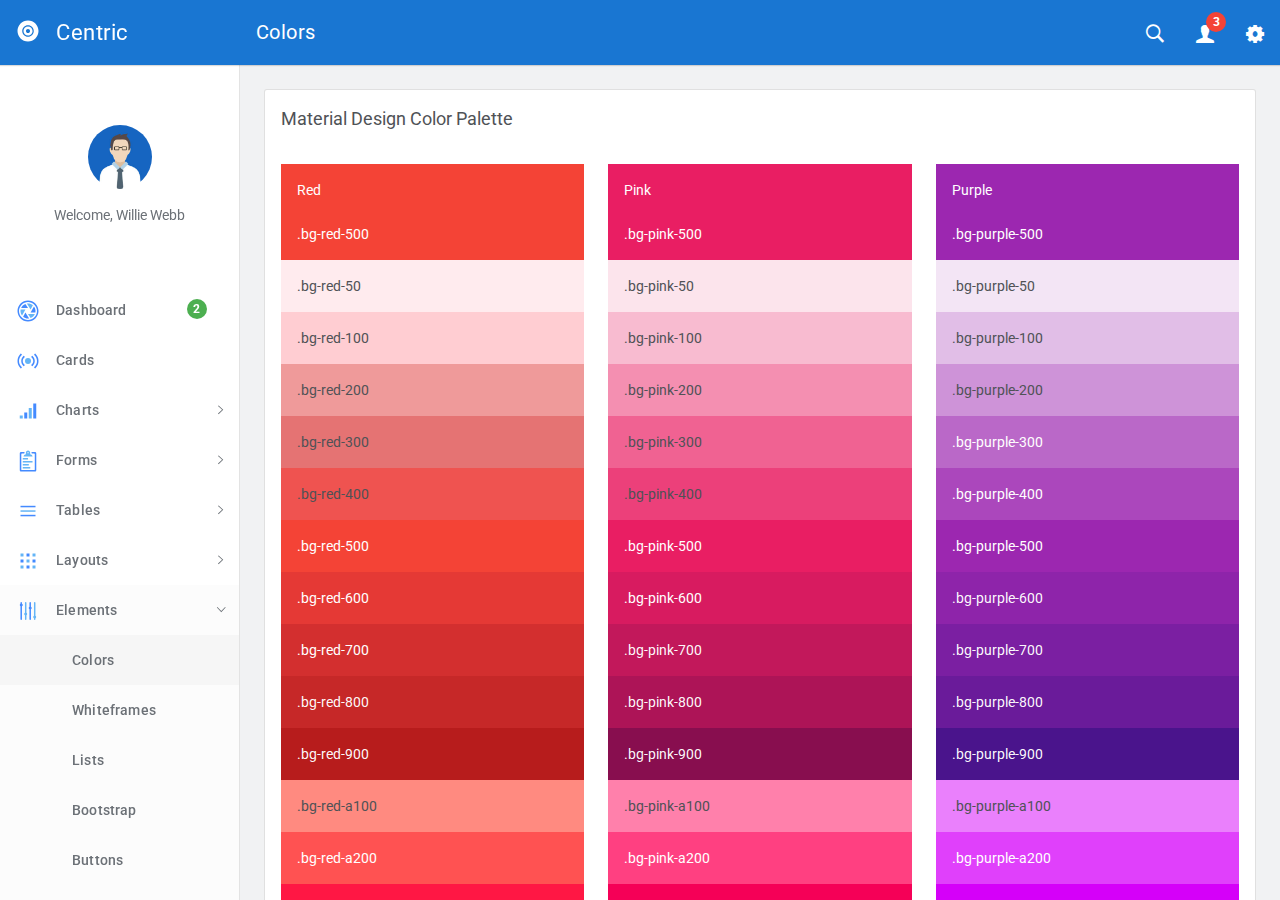
<file: src/colors.html>
<!DOCTYPE html>
<html lang="en">
  <head>
    <meta charset="utf-8">
    <meta name="viewport" content="width=device-width, initial-scale=1, maximum-scale=1">
    <meta name="description" content="Bootstrap Admin Template">
    <meta name="keywords" content="app, responsive, jquery, bootstrap, dashboard, admin">
    <title>Centric - Bootstrap Admin Template</title>
    <!-- Vendor styles-->
    <!-- build:css(../app) css/vendor.css-->
    <!-- Animate.CSS-->
    <link rel="stylesheet" href="assets/vendor/animate.css/animate.css">
    <!-- Bootstrap-->
    <link rel="stylesheet" href="assets/vendor/bootstrap/dist/css/bootstrap.min.css">
    <!-- Ionicons-->
    <link rel="stylesheet" href="assets/vendor/ionicons/css/ionicons.css">
    <!-- Bluimp Gallery-->
    <link rel="stylesheet" href="assets/vendor/blueimp-gallery/css/blueimp-gallery.css">
    <link rel="stylesheet" href="assets/vendor/blueimp-gallery/css/blueimp-gallery-indicator.css">
    <link rel="stylesheet" href="assets/vendor/blueimp-gallery/css/blueimp-gallery-video.css">
    <!-- Datepicker-->
    <link rel="stylesheet" href="assets/vendor/bootstrap-datepicker/dist/css/bootstrap-datepicker3.css">
    <!-- Rickshaw-->
    <link rel="stylesheet" href="assets/vendor/rickshaw/rickshaw.css">
    <!-- Select2-->
    <link rel="stylesheet" href="assets/vendor/select2/dist/css/select2.css">
    <!-- Clockpicker-->
    <link rel="stylesheet" href="assets/vendor/clockpicker/dist/bootstrap-clockpicker.css">
    <!-- Range Slider-->
    <link rel="stylesheet" href="assets/vendor/nouislider/distribute/nouislider.min.css">
    <!-- ColorPicker-->
    <link rel="stylesheet" href="assets/vendor/mjolnic-bootstrap-colorpicker/dist/css/bootstrap-colorpicker.css">
    <!-- Summernote-->
    <link rel="stylesheet" href="assets/vendor/summernote/dist/summernote.css">
    <!-- Dropzone-->
    <link rel="stylesheet" href="assets/vendor/dropzone/dist/basic.css">
    <link rel="stylesheet" href="assets/vendor/dropzone/dist/dropzone.css">
    <!-- Xeditable-->
    <link rel="stylesheet" href="assets/vendor/x-editable/dist/bootstrap3-editable/css/bootstrap-editable.css">
    <!-- Bootgrid-->
    <link rel="stylesheet" href="assets/vendor/jquery.bootgrid/dist/jquery.bootgrid.css">
    <!-- Datatables-->
    <link rel="stylesheet" href="assets/vendor/datatables/media/css/jquery.dataTables.css">
    <!-- Sweet Alert-->
    <link rel="stylesheet" href="assets/vendor/sweetalert/dist/sweetalert.css">
    <!-- Loaders.CSS-->
    <link rel="stylesheet" href="assets/vendor/loaders.css/loaders.css">
    <!-- Material Floating Button-->
    <link rel="stylesheet" href="assets/vendor/ng-material-floating-button/mfb/dist/mfb.css">
    <!-- Material Colors-->
    <link rel="stylesheet" href="assets/vendor/material-colors/dist/colors.css">
    <!-- endbuild-->
    <!-- Application styles-->
    <link rel="stylesheet" href="assets/css/app.css">
  </head>
  <body class="theme-1">
    <div class="layout-container">
      <!-- top navbar-->
      <header class="header-container">
        <nav>
          <ul class="visible-xs visible-sm">
            <li><a id="sidebar-toggler" href="#" class="menu-link menu-link-slide"><span><em></em></span></a></li>
          </ul>
          <ul class="hidden-xs">
            <li><a id="offcanvas-toggler" href="#" class="menu-link menu-link-slide"><span><em></em></span></a></li>
          </ul>
          <h2 class="header-title">Colors</h2>
          <ul class="pull-right">
            <li><a id="header-search" href="#" class="ripple"><em class="ion-ios-search-strong"></em></a></li>
            <li class="dropdown"><a href="#" data-toggle="dropdown" class="dropdown-toggle has-badge ripple"><em class="ion-person"></em><sup class="badge bg-danger">3</sup></a>
              <ul class="dropdown-menu dropdown-menu-right md-dropdown-menu">
                <li><a href="profile.html"><em class="ion-home icon-fw"></em>Profile</a></li>
                <li><a href="messages.html"><em class="ion-gear-a icon-fw"></em>Messages</a></li>
                <li role="presentation" class="divider"></li>
                <li><a href="user.login.html"><em class="ion-log-out icon-fw"></em>Logout</a></li>
              </ul>
            </li>
            <li><a id="header-settings" href="#" class="ripple"><em class="ion-gear-b"></em></a></li>
          </ul>
        </nav>
      </header>
      <!-- sidebar-->
      <aside class="sidebar-container">
        <div class="sidebar-header">
          <div class="pull-right pt-lg text-muted hidden"><em class="ion-close-round"></em></div><a href="#" class="sidebar-header-logo"><img src="assets/img/logo.png" data-svg-replace="assets/img/logo.svg" alt="Logo"><span class="sidebar-header-logo-text">Centric</span></a>
        </div>
        <div class="sidebar-content">
          <div class="sidebar-toolbar text-center"><a href=""><img src="assets/img/user/01.jpg" alt="Profile" class="img-circle thumb64"></a>
            <div class="mt">Welcome, Willie Webb</div>
          </div>
          <nav class="sidebar-nav">
            <ul>
              <li><a href="dashboard.html" class="ripple"><span class="pull-right nav-label"><span class="badge bg-success">2</span></span><span class="nav-icon"><img src="" data-svg-replace="assets/img/icons/aperture.svg" alt="MenuItem" class="hidden"></span><span>Dashboard</span></a></li>
              <li><a href="cards.html" class="ripple"><span class="pull-right nav-label"></span><span class="nav-icon"><img src="" data-svg-replace="assets/img/icons/radio-waves.svg" alt="MenuItem" class="hidden"></span><span>Cards</span></a></li>
              <li><a href="#" class="ripple"><span class="pull-right nav-caret"><em class="ion-ios-arrow-right"></em></span><span class="pull-right nav-label"></span><span class="nav-icon"><img src="" data-svg-replace="assets/img/icons/connection-bars.svg" alt="MenuItem" class="hidden"></span><span>Charts</span></a>
                <ul class="sidebar-subnav">
                  <li><a href="flot.html" class="ripple"><span class="pull-right nav-label"></span><span>Flot</span></a></li>
                  <li><a href="radial.html" class="ripple"><span class="pull-right nav-label"></span><span>Radial</span></a></li>
                  <li><a href="rickshaw.html" class="ripple"><span class="pull-right nav-label"></span><span>Rickshaw</span></a></li>
                </ul>
              </li>
              <li><a href="#" class="ripple"><span class="pull-right nav-caret"><em class="ion-ios-arrow-right"></em></span><span class="pull-right nav-label"></span><span class="nav-icon"><img src="" data-svg-replace="assets/img/icons/clipboard.svg" alt="MenuItem" class="hidden"></span><span>Forms</span></a>
                <ul class="sidebar-subnav">
                  <li><a href="forms.classic.html" class="ripple"><span class="pull-right nav-label"></span><span>Classic</span></a></li>
                  <li><a href="validation.html" class="ripple"><span class="pull-right nav-label"></span><span>Validation</span></a></li>
                  <li><a href="forms.advanced.html" class="ripple"><span class="pull-right nav-label"></span><span>Advanced</span></a></li>
                  <li><a href="material.html" class="ripple"><span class="pull-right nav-label"></span><span>Material</span></a></li>
                  <li><a href="editor.html" class="ripple"><span class="pull-right nav-label"></span><span>Editors</span></a></li>
                  <li><a href="dropzone.html" class="ripple"><span class="pull-right nav-label"></span><span>Dropzone</span></a></li>
                  <li><a href="xeditable.html" class="ripple"><span class="pull-right nav-label"></span><span>xEditable</span></a></li>
                  <li><a href="wizard.html" class="ripple"><span class="pull-right nav-label"></span><span>Wizard</span></a></li>
                </ul>
              </li>
              <li><a href="#" class="ripple"><span class="pull-right nav-caret"><em class="ion-ios-arrow-right"></em></span><span class="pull-right nav-label"></span><span class="nav-icon"><img src="" data-svg-replace="assets/img/icons/navicon.svg" alt="MenuItem" class="hidden"></span><span>Tables</span></a>
                <ul id="tables" class="sidebar-subnav">
                  <li><a href="tables.classic.html" class="ripple"><span class="pull-right nav-label"></span><span>Classic</span></a></li>
                  <li><a href="datatable.html" class="ripple"><span class="pull-right nav-label"></span><span>Datatable</span></a></li>
                  <li><a href="bootgrid.html" class="ripple"><span class="pull-right nav-label"></span><span>Bootgrid</span></a></li>
                </ul>
              </li>
              <li><a href="#" class="ripple"><span class="pull-right nav-caret"><em class="ion-ios-arrow-right"></em></span><span class="pull-right nav-label"></span><span class="nav-icon"><img src="" data-svg-replace="assets/img/icons/grid.svg" alt="MenuItem" class="hidden"></span><span>Layouts</span></a>
                <ul id="layouts" class="sidebar-subnav">
                  <li><a href="layouts.columns.html" class="ripple"><span class="pull-right nav-label"></span><span>Columns</span></a></li>
                  <li><a href="layouts.overlap.html" class="ripple"><span class="pull-right nav-label"></span><span>Overlap</span></a></li>
                  <li><a href="layouts.boxed.html" class="ripple"><span class="pull-right nav-label"></span><span>Boxed</span></a></li>
                  <li><a href="layouts.tabs.html" class="ripple"><span class="pull-right nav-label"></span><span>Tabs</span></a></li>
                  <li><a href="layouts.containers.html" class="ripple"><span class="pull-right nav-label"></span><span>Containers</span></a></li>
                </ul>
              </li>
              <li><a href="#" class="ripple"><span class="pull-right nav-caret"><em class="ion-ios-arrow-right"></em></span><span class="pull-right nav-label"></span><span class="nav-icon"><img src="" data-svg-replace="assets/img/icons/levels.svg" alt="MenuItem" class="hidden"></span><span>Elements</span></a>
                <ul id="elements" class="sidebar-subnav">
                  <li><a href="colors.html" class="ripple"><span class="pull-right nav-label"></span><span>Colors</span></a></li>
                  <li><a href="whiteframes.html" class="ripple"><span class="pull-right nav-label"></span><span>Whiteframes</span></a></li>
                  <li><a href="lists.html" class="ripple"><span class="pull-right nav-label"></span><span>Lists</span></a></li>
                  <li><a href="bootstrapui.html" class="ripple"><span class="pull-right nav-label"></span><span>Bootstrap</span></a></li>
                  <li><a href="buttons.html" class="ripple"><span class="pull-right nav-label"></span><span>Buttons</span></a></li>
                  <li><a href="sweetalert.html"><span class="pull-right nav-label"></span><span>Sweet-alert</span></a></li>
                  <li><a href="spinners.html" class="ripple"><span class="pull-right nav-label"></span><span>Spinners</span></a></li>
                  <li><a href="nestable.html" class="ripple"><span class="pull-right nav-label"></span><span>Nestable</span></a></li>
                  <li><a href="grid.html" class="ripple"><span class="pull-right nav-label"></span><span>Grid</span></a></li>
                  <li><a href="grid-masonry.html" class="ripple"><span class="pull-right nav-label"></span><span>Grid Masonry</span></a></li>
                  <li><a href="typography.html" class="ripple"><span class="pull-right nav-label"></span><span>Typography</span></a></li>
                  <li><a href="icons.html" class="ripple"><span class="pull-right nav-label"></span><span>Icons</span></a></li>
                  <li><a href="utilities.html" class="ripple"><span class="pull-right nav-label"></span><span>Utilities</span></a></li>
                </ul>
              </li>
              <li><a href="#" class="ripple"><span class="pull-right nav-caret"><em class="ion-ios-arrow-right"></em></span><span class="pull-right nav-label"></span><span class="nav-icon"><img src="" data-svg-replace="assets/img/icons/planet.svg" alt="MenuItem" class="hidden"></span><span>Maps</span></a>
                <ul id="maps" class="sidebar-subnav">
                  <li><a href="google-map-full.html" class="ripple"><span class="pull-right nav-label"></span><span>Google Maps Full</span></a></li>
                  <li><a href="google-map.html" class="ripple"><span class="pull-right nav-label"></span><span>Google Maps</span></a></li>
                  <li><a href="vector-map.html" class="ripple"><span class="pull-right nav-label"></span><span>Vector Maps</span></a></li>
                  <li><a href="datamaps.html" class="ripple"><span class="pull-right nav-label"></span><span>Datamaps</span></a></li>
                </ul>
              </li>
              <li><a href="#" class="ripple"><span class="pull-right nav-caret"><em class="ion-ios-arrow-right"></em></span><span class="pull-right nav-label"></span><span class="nav-icon"><img src="" data-svg-replace="assets/img/icons/ios-browsers.svg" alt="MenuItem" class="hidden"></span><span>Pages</span></a>
                <ul id="pages" class="sidebar-subnav">
                  <li><a href="timeline.html" class="ripple"><span class="pull-right nav-label"></span><span>Timeline</span></a></li>
                  <li><a href="invoice.html" class="ripple"><span class="pull-right nav-label"></span><span>Invoice</span></a></li>
                  <li><a href="pricing.html" class="ripple"><span class="pull-right nav-label"></span><span>Pricing</span></a></li>
                  <li><a href="contacts.html" class="ripple"><span class="pull-right nav-label"></span><span>Contacts</span></a></li>
                  <li><a href="faq.html" class="ripple"><span class="pull-right nav-label"></span><span>FAQ</span></a></li>
                  <li><a href="projects.html" class="ripple"><span class="pull-right nav-label"></span><span>Projects</span></a></li>
                  <li><a href="blog.html" class="ripple"><span class="pull-right nav-label"></span><span>Blog</span></a></li>
                  <li><a href="blog.article.html" class="ripple"><span class="pull-right nav-label"></span><span>Article</span></a></li>
                  <li><a href="profile.html" class="ripple"><span class="pull-right nav-label"></span><span>Profile</span></a></li>
                  <li><a href="gallery.html" class="ripple"><span class="pull-right nav-label"></span><span>Gallery</span></a></li>
                  <li><a href="wall.html" class="ripple"><span class="pull-right nav-label"></span><span>Wall</span></a></li>
                  <li><a href="search.html" class="ripple"><span class="pull-right nav-label"></span><span>Search</span></a></li>
                  <li><a href="messages.html" class="ripple"><span class="pull-right nav-label"></span><span>Messages Board</span></a></li>
                </ul>
              </li>
              <li><a href="#" class="ripple"><span class="pull-right nav-caret"><em class="ion-ios-arrow-right"></em></span><span class="pull-right nav-label"></span><span class="nav-icon"><img src="" data-svg-replace="assets/img/icons/person-stalker.svg" alt="MenuItem" class="hidden"></span><span>User</span></a>
                <ul id="user" class="sidebar-subnav">
                  <li><a href="login.html" class="ripple"><span class="pull-right nav-label"></span><span>Login</span></a></li>
                  <li><a href="signup.html" class="ripple"><span class="pull-right nav-label"></span><span>Signup</span></a></li>
                  <li><a href="lock.html" class="ripple"><span class="pull-right nav-label"></span><span>Lock</span></a></li>
                  <li><a href="recover.html" class="ripple"><span class="pull-right nav-label"></span><span>Recover</span></a></li>
                </ul>
              </li>
              <li><a href="../../angularjs/" class="ripple"><span class="nav-icon"><em class="ion-android-open"></em></span><span>AngularJS</span></a></li>
            </ul>
          </nav>
        </div>
      </aside>
      <div class="sidebar-layout-obfuscator"></div>
      <!-- Main section-->
      <main class="main-container">
        <!-- Page content-->
        <section>
          <div class="container container-lg">
            <div class="card">
              <div class="card-heading">
                <div class="card-title">Material Design Color Palette</div>
              </div>
              <div class="card-body">
                <div class="row mb-lg">
                  <div class="col-sm-4">
                    <div class="p bg-red-500">
                      <div class="mb-lg">Red</div>.bg-red-500
                    </div>
                    <div class="p bg-red-50">.bg-red-50</div>
                    <div class="p bg-red-100">.bg-red-100</div>
                    <div class="p bg-red-200">.bg-red-200</div>
                    <div class="p bg-red-300">.bg-red-300</div>
                    <div class="p bg-red-400">.bg-red-400</div>
                    <div class="p bg-red-500">.bg-red-500</div>
                    <div class="p bg-red-600">.bg-red-600</div>
                    <div class="p bg-red-700">.bg-red-700</div>
                    <div class="p bg-red-800">.bg-red-800</div>
                    <div class="p bg-red-900">.bg-red-900</div>
                    <div class="p bg-red-a100">.bg-red-a100</div>
                    <div class="p bg-red-a200">.bg-red-a200</div>
                    <div class="p bg-red-a400">.bg-red-a400</div>
                    <div class="p bg-red-a700">.bg-red-a700</div>
                  </div>
                  <div class="col-sm-4">
                    <div class="p bg-pink-500">
                      <div class="mb-lg">Pink</div>.bg-pink-500
                    </div>
                    <div class="p bg-pink-50">.bg-pink-50</div>
                    <div class="p bg-pink-100">.bg-pink-100</div>
                    <div class="p bg-pink-200">.bg-pink-200</div>
                    <div class="p bg-pink-300">.bg-pink-300</div>
                    <div class="p bg-pink-400">.bg-pink-400</div>
                    <div class="p bg-pink-500">.bg-pink-500</div>
                    <div class="p bg-pink-600">.bg-pink-600</div>
                    <div class="p bg-pink-700">.bg-pink-700</div>
                    <div class="p bg-pink-800">.bg-pink-800</div>
                    <div class="p bg-pink-900">.bg-pink-900</div>
                    <div class="p bg-pink-a100">.bg-pink-a100</div>
                    <div class="p bg-pink-a200">.bg-pink-a200</div>
                    <div class="p bg-pink-a400">.bg-pink-a400</div>
                    <div class="p bg-pink-a700">.bg-pink-a700</div>
                  </div>
                  <div class="col-sm-4">
                    <div class="p bg-purple-500">
                      <div class="mb-lg">Purple</div>.bg-purple-500
                    </div>
                    <div class="p bg-purple-50">.bg-purple-50</div>
                    <div class="p bg-purple-100">.bg-purple-100</div>
                    <div class="p bg-purple-200">.bg-purple-200</div>
                    <div class="p bg-purple-300">.bg-purple-300</div>
                    <div class="p bg-purple-400">.bg-purple-400</div>
                    <div class="p bg-purple-500">.bg-purple-500</div>
                    <div class="p bg-purple-600">.bg-purple-600</div>
                    <div class="p bg-purple-700">.bg-purple-700</div>
                    <div class="p bg-purple-800">.bg-purple-800</div>
                    <div class="p bg-purple-900">.bg-purple-900</div>
                    <div class="p bg-purple-a100">.bg-purple-a100</div>
                    <div class="p bg-purple-a200">.bg-purple-a200</div>
                    <div class="p bg-purple-a400">.bg-purple-a400</div>
                    <div class="p bg-purple-a700">.bg-purple-a700</div>
                  </div>
                </div>
                <div class="row mb-lg">
                  <div class="col-sm-4">
                    <div class="p bg-deep-purple-500">
                      <div class="mb-lg">Deep-purple</div>.bg-deep-purple-500
                    </div>
                    <div class="p bg-deep-purple-50">.bg-deep-purple-50</div>
                    <div class="p bg-deep-purple-100">.bg-deep-purple-100</div>
                    <div class="p bg-deep-purple-200">.bg-deep-purple-200</div>
                    <div class="p bg-deep-purple-300">.bg-deep-purple-300</div>
                    <div class="p bg-deep-purple-400">.bg-deep-purple-400</div>
                    <div class="p bg-deep-purple-500">.bg-deep-purple-500</div>
                    <div class="p bg-deep-purple-600">.bg-deep-purple-600</div>
                    <div class="p bg-deep-purple-700">.bg-deep-purple-700</div>
                    <div class="p bg-deep-purple-800">.bg-deep-purple-800</div>
                    <div class="p bg-deep-purple-900">.bg-deep-purple-900</div>
                    <div class="p bg-deep-purple-a100">.bg-deep-purple-a100</div>
                    <div class="p bg-deep-purple-a200">.bg-deep-purple-a200</div>
                    <div class="p bg-deep-purple-a400">.bg-deep-purple-a400</div>
                    <div class="p bg-deep-purple-a700">.bg-deep-purple-a700</div>
                  </div>
                  <div class="col-sm-4">
                    <div class="p bg-indigo-500">
                      <div class="mb-lg">Indigo</div>.bg-indigo-500
                    </div>
                    <div class="p bg-indigo-50">.bg-indigo-50</div>
                    <div class="p bg-indigo-100">.bg-indigo-100</div>
                    <div class="p bg-indigo-200">.bg-indigo-200</div>
                    <div class="p bg-indigo-300">.bg-indigo-300</div>
                    <div class="p bg-indigo-400">.bg-indigo-400</div>
                    <div class="p bg-indigo-500">.bg-indigo-500</div>
                    <div class="p bg-indigo-600">.bg-indigo-600</div>
                    <div class="p bg-indigo-700">.bg-indigo-700</div>
                    <div class="p bg-indigo-800">.bg-indigo-800</div>
                    <div class="p bg-indigo-900">.bg-indigo-900</div>
                    <div class="p bg-indigo-a100">.bg-indigo-a100</div>
                    <div class="p bg-indigo-a200">.bg-indigo-a200</div>
                    <div class="p bg-indigo-a400">.bg-indigo-a400</div>
                    <div class="p bg-indigo-a700">.bg-indigo-a700</div>
                  </div>
                  <div class="col-sm-4">
                    <div class="p bg-blue-500">
                      <div class="mb-lg">Blue</div>.bg-blue-500
                    </div>
                    <div class="p bg-blue-50">.bg-blue-50</div>
                    <div class="p bg-blue-100">.bg-blue-100</div>
                    <div class="p bg-blue-200">.bg-blue-200</div>
                    <div class="p bg-blue-300">.bg-blue-300</div>
                    <div class="p bg-blue-400">.bg-blue-400</div>
                    <div class="p bg-blue-500">.bg-blue-500</div>
                    <div class="p bg-blue-600">.bg-blue-600</div>
                    <div class="p bg-blue-700">.bg-blue-700</div>
                    <div class="p bg-blue-800">.bg-blue-800</div>
                    <div class="p bg-blue-900">.bg-blue-900</div>
                    <div class="p bg-blue-a100">.bg-blue-a100</div>
                    <div class="p bg-blue-a200">.bg-blue-a200</div>
                    <div class="p bg-blue-a400">.bg-blue-a400</div>
                    <div class="p bg-blue-a700">.bg-blue-a700</div>
                  </div>
                </div>
                <div class="row mb-lg">
                  <div class="col-sm-4">
                    <div class="p bg-light-blue-500">
                      <div class="mb-lg">Light-blue</div>.bg-light-blue-500
                    </div>
                    <div class="p bg-light-blue-50">.bg-light-blue-50</div>
                    <div class="p bg-light-blue-100">.bg-light-blue-100</div>
                    <div class="p bg-light-blue-200">.bg-light-blue-200</div>
                    <div class="p bg-light-blue-300">.bg-light-blue-300</div>
                    <div class="p bg-light-blue-400">.bg-light-blue-400</div>
                    <div class="p bg-light-blue-500">.bg-light-blue-500</div>
                    <div class="p bg-light-blue-600">.bg-light-blue-600</div>
                    <div class="p bg-light-blue-700">.bg-light-blue-700</div>
                    <div class="p bg-light-blue-800">.bg-light-blue-800</div>
                    <div class="p bg-light-blue-900">.bg-light-blue-900</div>
                    <div class="p bg-light-blue-a100">.bg-light-blue-a100</div>
                    <div class="p bg-light-blue-a200">.bg-light-blue-a200</div>
                    <div class="p bg-light-blue-a400">.bg-light-blue-a400</div>
                    <div class="p bg-light-blue-a700">.bg-light-blue-a700</div>
                  </div>
                  <div class="col-sm-4">
                    <div class="p bg-cyan-500">
                      <div class="mb-lg">Cyan</div>.bg-cyan-500
                    </div>
                    <div class="p bg-cyan-50">.bg-cyan-50</div>
                    <div class="p bg-cyan-100">.bg-cyan-100</div>
                    <div class="p bg-cyan-200">.bg-cyan-200</div>
                    <div class="p bg-cyan-300">.bg-cyan-300</div>
                    <div class="p bg-cyan-400">.bg-cyan-400</div>
                    <div class="p bg-cyan-500">.bg-cyan-500</div>
                    <div class="p bg-cyan-600">.bg-cyan-600</div>
                    <div class="p bg-cyan-700">.bg-cyan-700</div>
                    <div class="p bg-cyan-800">.bg-cyan-800</div>
                    <div class="p bg-cyan-900">.bg-cyan-900</div>
                    <div class="p bg-cyan-a100">.bg-cyan-a100</div>
                    <div class="p bg-cyan-a200">.bg-cyan-a200</div>
                    <div class="p bg-cyan-a400">.bg-cyan-a400</div>
                    <div class="p bg-cyan-a700">.bg-cyan-a700</div>
                  </div>
                  <div class="col-sm-4">
                    <div class="p bg-teal-500">
                      <div class="mb-lg">Teal</div>.bg-teal-500
                    </div>
                    <div class="p bg-teal-50">.bg-teal-50</div>
                    <div class="p bg-teal-100">.bg-teal-100</div>
                    <div class="p bg-teal-200">.bg-teal-200</div>
                    <div class="p bg-teal-300">.bg-teal-300</div>
                    <div class="p bg-teal-400">.bg-teal-400</div>
                    <div class="p bg-teal-500">.bg-teal-500</div>
                    <div class="p bg-teal-600">.bg-teal-600</div>
                    <div class="p bg-teal-700">.bg-teal-700</div>
                    <div class="p bg-teal-800">.bg-teal-800</div>
                    <div class="p bg-teal-900">.bg-teal-900</div>
                    <div class="p bg-teal-a100">.bg-teal-a100</div>
                    <div class="p bg-teal-a200">.bg-teal-a200</div>
                    <div class="p bg-teal-a400">.bg-teal-a400</div>
                    <div class="p bg-teal-a700">.bg-teal-a700</div>
                  </div>
                </div>
                <div class="row mb-lg">
                  <div class="col-sm-4">
                    <div class="p bg-green-500">
                      <div class="mb-lg">Green</div>.bg-green-500
                    </div>
                    <div class="p bg-green-50">.bg-green-50</div>
                    <div class="p bg-green-100">.bg-green-100</div>
                    <div class="p bg-green-200">.bg-green-200</div>
                    <div class="p bg-green-300">.bg-green-300</div>
                    <div class="p bg-green-400">.bg-green-400</div>
                    <div class="p bg-green-500">.bg-green-500</div>
                    <div class="p bg-green-600">.bg-green-600</div>
                    <div class="p bg-green-700">.bg-green-700</div>
                    <div class="p bg-green-800">.bg-green-800</div>
                    <div class="p bg-green-900">.bg-green-900</div>
                    <div class="p bg-green-a100">.bg-green-a100</div>
                    <div class="p bg-green-a200">.bg-green-a200</div>
                    <div class="p bg-green-a400">.bg-green-a400</div>
                    <div class="p bg-green-a700">.bg-green-a700</div>
                  </div>
                  <div class="col-sm-4">
                    <div class="p bg-light-green-500">
                      <div class="mb-lg">Light-green</div>.bg-light-green-500
                    </div>
                    <div class="p bg-light-green-50">.bg-light-green-50</div>
                    <div class="p bg-light-green-100">.bg-light-green-100</div>
                    <div class="p bg-light-green-200">.bg-light-green-200</div>
                    <div class="p bg-light-green-300">.bg-light-green-300</div>
                    <div class="p bg-light-green-400">.bg-light-green-400</div>
                    <div class="p bg-light-green-500">.bg-light-green-500</div>
                    <div class="p bg-light-green-600">.bg-light-green-600</div>
                    <div class="p bg-light-green-700">.bg-light-green-700</div>
                    <div class="p bg-light-green-800">.bg-light-green-800</div>
                    <div class="p bg-light-green-900">.bg-light-green-900</div>
                    <div class="p bg-light-green-a100">.bg-light-green-a100</div>
                    <div class="p bg-light-green-a200">.bg-light-green-a200</div>
                    <div class="p bg-light-green-a400">.bg-light-green-a400</div>
                    <div class="p bg-light-green-a700">.bg-light-green-a700</div>
                  </div>
                  <div class="col-sm-4">
                    <div class="p bg-lime-500">
                      <div class="mb-lg">Lime</div>.bg-lime-500
                    </div>
                    <div class="p bg-lime-50">.bg-lime-50</div>
                    <div class="p bg-lime-100">.bg-lime-100</div>
                    <div class="p bg-lime-200">.bg-lime-200</div>
                    <div class="p bg-lime-300">.bg-lime-300</div>
                    <div class="p bg-lime-400">.bg-lime-400</div>
                    <div class="p bg-lime-500">.bg-lime-500</div>
                    <div class="p bg-lime-600">.bg-lime-600</div>
                    <div class="p bg-lime-700">.bg-lime-700</div>
                    <div class="p bg-lime-800">.bg-lime-800</div>
                    <div class="p bg-lime-900">.bg-lime-900</div>
                    <div class="p bg-lime-a100">.bg-lime-a100</div>
                    <div class="p bg-lime-a200">.bg-lime-a200</div>
                    <div class="p bg-lime-a400">.bg-lime-a400</div>
                    <div class="p bg-lime-a700">.bg-lime-a700</div>
                  </div>
                </div>
                <div class="row mb-lg">
                  <div class="col-sm-4">
                    <div class="p bg-yellow-500">
                      <div class="mb-lg">Yellow</div>.bg-yellow-500
                    </div>
                    <div class="p bg-yellow-50">.bg-yellow-50</div>
                    <div class="p bg-yellow-100">.bg-yellow-100</div>
                    <div class="p bg-yellow-200">.bg-yellow-200</div>
                    <div class="p bg-yellow-300">.bg-yellow-300</div>
                    <div class="p bg-yellow-400">.bg-yellow-400</div>
                    <div class="p bg-yellow-500">.bg-yellow-500</div>
                    <div class="p bg-yellow-600">.bg-yellow-600</div>
                    <div class="p bg-yellow-700">.bg-yellow-700</div>
                    <div class="p bg-yellow-800">.bg-yellow-800</div>
                    <div class="p bg-yellow-900">.bg-yellow-900</div>
                    <div class="p bg-yellow-a100">.bg-yellow-a100</div>
                    <div class="p bg-yellow-a200">.bg-yellow-a200</div>
                    <div class="p bg-yellow-a400">.bg-yellow-a400</div>
                    <div class="p bg-yellow-a700">.bg-yellow-a700</div>
                  </div>
                  <div class="col-sm-4">
                    <div class="p bg-amber-500">
                      <div class="mb-lg">Amber</div>.bg-amber-500
                    </div>
                    <div class="p bg-amber-50">.bg-amber-50</div>
                    <div class="p bg-amber-100">.bg-amber-100</div>
                    <div class="p bg-amber-200">.bg-amber-200</div>
                    <div class="p bg-amber-300">.bg-amber-300</div>
                    <div class="p bg-amber-400">.bg-amber-400</div>
                    <div class="p bg-amber-500">.bg-amber-500</div>
                    <div class="p bg-amber-600">.bg-amber-600</div>
                    <div class="p bg-amber-700">.bg-amber-700</div>
                    <div class="p bg-amber-800">.bg-amber-800</div>
                    <div class="p bg-amber-900">.bg-amber-900</div>
                    <div class="p bg-amber-a100">.bg-amber-a100</div>
                    <div class="p bg-amber-a200">.bg-amber-a200</div>
                    <div class="p bg-amber-a400">.bg-amber-a400</div>
                    <div class="p bg-amber-a700">.bg-amber-a700</div>
                  </div>
                  <div class="col-sm-4">
                    <div class="p bg-orange-500">
                      <div class="mb-lg">Orange</div>.bg-orange-500
                    </div>
                    <div class="p bg-orange-50">.bg-orange-50</div>
                    <div class="p bg-orange-100">.bg-orange-100</div>
                    <div class="p bg-orange-200">.bg-orange-200</div>
                    <div class="p bg-orange-300">.bg-orange-300</div>
                    <div class="p bg-orange-400">.bg-orange-400</div>
                    <div class="p bg-orange-500">.bg-orange-500</div>
                    <div class="p bg-orange-600">.bg-orange-600</div>
                    <div class="p bg-orange-700">.bg-orange-700</div>
                    <div class="p bg-orange-800">.bg-orange-800</div>
                    <div class="p bg-orange-900">.bg-orange-900</div>
                    <div class="p bg-orange-a100">.bg-orange-a100</div>
                    <div class="p bg-orange-a200">.bg-orange-a200</div>
                    <div class="p bg-orange-a400">.bg-orange-a400</div>
                    <div class="p bg-orange-a700">.bg-orange-a700</div>
                  </div>
                </div>
                <div class="row mb-lg">
                  <div class="col-sm-4">
                    <div class="p bg-deep-orange-500">
                      <div class="mb-lg">Deep-orange</div>.bg-deep-orange-500
                    </div>
                    <div class="p bg-deep-orange-50">.bg-deep-orange-50</div>
                    <div class="p bg-deep-orange-100">.bg-deep-orange-100</div>
                    <div class="p bg-deep-orange-200">.bg-deep-orange-200</div>
                    <div class="p bg-deep-orange-300">.bg-deep-orange-300</div>
                    <div class="p bg-deep-orange-400">.bg-deep-orange-400</div>
                    <div class="p bg-deep-orange-500">.bg-deep-orange-500</div>
                    <div class="p bg-deep-orange-600">.bg-deep-orange-600</div>
                    <div class="p bg-deep-orange-700">.bg-deep-orange-700</div>
                    <div class="p bg-deep-orange-800">.bg-deep-orange-800</div>
                    <div class="p bg-deep-orange-900">.bg-deep-orange-900</div>
                    <div class="p bg-deep-orange-a100">.bg-deep-orange-a100</div>
                    <div class="p bg-deep-orange-a200">.bg-deep-orange-a200</div>
                    <div class="p bg-deep-orange-a400">.bg-deep-orange-a400</div>
                    <div class="p bg-deep-orange-a700">.bg-deep-orange-a700</div>
                  </div>
                  <div class="col-sm-4">
                    <div class="p bg-brown-500">
                      <div class="mb-lg">Brown</div>.bg-brown-500
                    </div>
                    <div class="p bg-brown-50">.bg-brown-50</div>
                    <div class="p bg-brown-100">.bg-brown-100</div>
                    <div class="p bg-brown-200">.bg-brown-200</div>
                    <div class="p bg-brown-300">.bg-brown-300</div>
                    <div class="p bg-brown-400">.bg-brown-400</div>
                    <div class="p bg-brown-500">.bg-brown-500</div>
                    <div class="p bg-brown-600">.bg-brown-600</div>
                    <div class="p bg-brown-700">.bg-brown-700</div>
                    <div class="p bg-brown-800">.bg-brown-800</div>
                    <div class="p bg-brown-900">.bg-brown-900</div>
                  </div>
                  <div class="col-sm-4">
                    <div class="p bg-blue-grey-500">
                      <div class="mb-lg">Blue-grey</div>.bg-blue-grey-500
                    </div>
                    <div class="p bg-blue-grey-50">.bg-blue-grey-50</div>
                    <div class="p bg-blue-grey-100">.bg-blue-grey-100</div>
                    <div class="p bg-blue-grey-200">.bg-blue-grey-200</div>
                    <div class="p bg-blue-grey-300">.bg-blue-grey-300</div>
                    <div class="p bg-blue-grey-400">.bg-blue-grey-400</div>
                    <div class="p bg-blue-grey-500">.bg-blue-grey-500</div>
                    <div class="p bg-blue-grey-600">.bg-blue-grey-600</div>
                    <div class="p bg-blue-grey-700">.bg-blue-grey-700</div>
                    <div class="p bg-blue-grey-800">.bg-blue-grey-800</div>
                    <div class="p bg-blue-grey-900">.bg-blue-grey-900</div>
                  </div>
                </div>
                <div class="row mb-lg">
                  <div class="col-sm-4">
                    <div class="p bg-grey-500">
                      <div class="mb-lg">Grey</div>.bg-grey-500
                    </div>
                    <div class="p bg-grey-50">.bg-grey-50</div>
                    <div class="p bg-grey-100">.bg-grey-100</div>
                    <div class="p bg-grey-200">.bg-grey-200</div>
                    <div class="p bg-grey-300">.bg-grey-300</div>
                    <div class="p bg-grey-400">.bg-grey-400</div>
                    <div class="p bg-grey-500">.bg-grey-500</div>
                    <div class="p bg-grey-600">.bg-grey-600</div>
                    <div class="p bg-grey-700">.bg-grey-700</div>
                    <div class="p bg-grey-800">.bg-grey-800</div>
                    <div class="p bg-grey-900">.bg-grey-900</div>
                  </div>
                </div>
              </div>
            </div>
          </div>
        </section>
        <!-- Page footer-->
        <footer><span>2017 - Centric app.</span></footer>
      </main>
    </div>
    <!-- Search template-->
    <div tabindex="-1" role="dialog" class="modal modal-top fade modal-search">
      <div class="modal-dialog">
        <div class="modal-content">
          <div class="modal-body">
            <div class="pull-left">
              <button type="button" data-dismiss="modal" class="btn btn-flat"><em class="ion-arrow-left-c icon-24"></em></button>
            </div>
            <div class="pull-right">
              <button type="button" class="btn btn-flat"><em class="ion-android-microphone icon-24"></em></button>
            </div>
            <form action="#" class="oh">
              <div class="mda-form-control pt0">
                <input type="text" placeholder="Search.." data-localize="header.SEARCH" class="form-control header-input-search">
                <div class="mda-form-control-line"></div>
              </div>
            </form>
          </div>
        </div>
      </div>
    </div>
    <!-- End Search template-->
    <!-- Settings template-->
    <div tabindex="-1" role="dialog" class="modal-settings modal modal-right fade">
      <div class="modal-dialog modal-lg">
        <div class="modal-content">
          <div class="modal-header">
            <div data-dismiss="modal" class="pull-right clickable"><em class="ion-close-round text-soft"></em></div>
            <h4 class="modal-title"><span>Settings</span></h4>
          </div>
          <div class="modal-body">
            <div class="clearfix mb">
              <div class="pull-left wd-tiny mb">
                <div class="setting-color">
                  <label class="preview-theme-1">
                    <input type="radio" checked="checked" name="setting-theme" value="0"><span class="ion-checkmark-round"></span>
                    <div class="t-grid">
                      <div class="t-row">
                        <div class="t-col preview-header"></div>
                        <div class="t-col preview-sidebar"></div>
                        <div class="t-col preview-content"></div>
                      </div>
                    </div>
                  </label>
                </div>
              </div>
              <div class="pull-left wd-tiny mb">
                <div class="setting-color">
                  <label class="preview-theme-2">
                    <input type="radio" name="setting-theme" value="1"><span class="ion-checkmark-round"></span>
                    <div class="t-grid">
                      <div class="t-row">
                        <div class="t-col preview-header"></div>
                        <div class="t-col preview-sidebar"></div>
                        <div class="t-col preview-content"></div>
                      </div>
                    </div>
                  </label>
                </div>
              </div>
              <div class="pull-left wd-tiny mb">
                <div class="setting-color">
                  <label class="preview-theme-3">
                    <input type="radio" name="setting-theme" value="2"><span class="ion-checkmark-round"></span>
                    <div class="t-grid">
                      <div class="t-row">
                        <div class="t-col preview-header"></div>
                        <div class="t-col preview-sidebar"></div>
                        <div class="t-col preview-content"></div>
                      </div>
                    </div>
                  </label>
                </div>
              </div>
              <div class="pull-left wd-tiny mb">
                <div class="setting-color">
                  <label class="preview-theme-4">
                    <input type="radio" name="setting-theme" value="3"><span class="ion-checkmark-round"></span>
                    <div class="t-grid">
                      <div class="t-row">
                        <div class="t-col preview-header"></div>
                        <div class="t-col preview-sidebar"></div>
                        <div class="t-col preview-content"></div>
                      </div>
                    </div>
                  </label>
                </div>
              </div>
              <div class="pull-left wd-tiny mb">
                <div class="setting-color">
                  <label class="preview-theme-5">
                    <input type="radio" name="setting-theme" value="4"><span class="ion-checkmark-round"></span>
                    <div class="t-grid">
                      <div class="t-row">
                        <div class="t-col preview-header"></div>
                        <div class="t-col preview-sidebar"></div>
                        <div class="t-col preview-content"></div>
                      </div>
                    </div>
                  </label>
                </div>
              </div>
              <div class="pull-left wd-tiny mb">
                <div class="setting-color">
                  <label class="preview-theme-6">
                    <input type="radio" name="setting-theme" value="5"><span class="ion-checkmark-round"></span>
                    <div class="t-grid">
                      <div class="t-row">
                        <div class="t-col preview-header"></div>
                        <div class="t-col preview-sidebar"></div>
                        <div class="t-col preview-content"></div>
                      </div>
                    </div>
                  </label>
                </div>
              </div>
              <div class="pull-left wd-tiny mb">
                <div class="setting-color">
                  <label class="preview-theme-7">
                    <input type="radio" name="setting-theme" value="6"><span class="ion-checkmark-round"></span>
                    <div class="t-grid">
                      <div class="t-row">
                        <div class="t-col preview-header"></div>
                        <div class="t-col preview-sidebar"></div>
                        <div class="t-col preview-content"></div>
                      </div>
                    </div>
                  </label>
                </div>
              </div>
              <div class="pull-left wd-tiny mb">
                <div class="setting-color">
                  <label class="preview-theme-8">
                    <input type="radio" name="setting-theme" value="7"><span class="ion-checkmark-round"></span>
                    <div class="t-grid">
                      <div class="t-row">
                        <div class="t-col preview-header"></div>
                        <div class="t-col preview-sidebar"></div>
                        <div class="t-col preview-content"></div>
                      </div>
                    </div>
                  </label>
                </div>
              </div>
              <div class="pull-left wd-tiny mb">
                <div class="setting-color">
                  <label class="preview-theme-9">
                    <input type="radio" name="setting-theme" value="8"><span class="ion-checkmark-round"></span>
                    <div class="t-grid">
                      <div class="t-row">
                        <div class="t-col preview-header"></div>
                        <div class="t-col preview-sidebar"></div>
                        <div class="t-col preview-content"></div>
                      </div>
                    </div>
                  </label>
                </div>
              </div>
            </div>
            <hr>
            <p>
              <label class="mda-checkbox">
                <input id="sidebar-showheader" type="checkbox" checked=""><em class="bg-indigo-500"></em>Sidebar header
              </label>
            </p>
            <p>
              <label class="mda-checkbox">
                <input id="sidebar-showtoolbar" type="checkbox" checked=""><em class="bg-indigo-500"></em>Sidebar toolbar
              </label>
            </p>
            <p>
              <label class="mda-checkbox">
                <input id="sidebar-offcanvas" type="checkbox"><em class="bg-indigo-500"></em>Sidebar offcanvas
              </label>
            </p>
            <hr>
            <p>Navigation icon</p>
            <p>
              <label class="mda-radio">
                <input type="radio" name="headerMenulink" value="menu-link-close"><em class="bg-indigo-500"></em>Close icon
              </label>
            </p>
            <p>
              <label class="mda-radio">
                <input type="radio" checked="" name="headerMenulink" value="menu-link-slide"><em class="bg-indigo-500"></em>Slide arrow
              </label>
            </p>
            <p>
              <label class="mda-radio">
                <input type="radio" name="headerMenulink" value="menu-link-arrow"><em class="bg-indigo-500"></em>Big arrow
              </label>
            </p>
            <hr>
            <button type="button" data-toggle-fullscreen="" class="btn btn-default btn-raised">Toggle fullscreen</button>
            <hr>
            <p>Change language</p>
            <!-- START Language list-->
            <div class="btn-group">
              <button type="button" data-toggle="dropdown" class="btn btn-default btn-block btn-raised">English</button>
              <ul role="menu" class="dropdown-menu dropdown-menu-right animated fadeInUpShort">
                <li><a href="#" data-set-lang="en">English</a></li>
                <li><a href="#" data-set-lang="es">Spanish</a></li>
              </ul>
            </div>
            <!-- END Language list-->
          </div>
        </div>
      </div>
    </div>
    <!-- End Settings template-->
    <!-- Google Maps API-->
    <script type="text/javascript" src="http://maps.google.com/maps/api/js?key=AIzaSyD_MleSHludEfiKUi1CCyumkv74Pm4u8Is"></script>
    <!-- build:js(../app) js/vendor.js-->
    <!-- Modernizr-->
    <script src="assets/vendor/modernizr/modernizr.custom.js"></script>
    <!-- jQuery-->
    <script src="assets/vendor/jquery/dist/jquery.js"></script>
    <!-- Bootstrap-->
    <script src="assets/vendor/bootstrap/dist/js/bootstrap.js"></script>
    <!-- jQuery Browser-->
    <script src="assets/vendor/jquery.browser/dist/jquery.browser.js"></script>
    <!-- Material Colors-->
    <script src="assets/vendor/material-colors/dist/colors.js"></script>
    <!-- Bootstrap Filestyle-->
    <script src="assets/vendor/bootstrap-filestyle/src/bootstrap-filestyle.js"></script>
    <!-- Flot charts-->
    <script src="assets/vendor/flot/jquery.flot.js"></script>
    <script src="assets/vendor/flot/jquery.flot.categories.js"></script>
    <script src="assets/vendor/flot-spline/js/jquery.flot.spline.js"></script>
    <script src="assets/vendor/flot.tooltip/js/jquery.flot.tooltip.js"></script>
    <script src="assets/vendor/flot/jquery.flot.resize.js"></script>
    <script src="assets/vendor/flot/jquery.flot.pie.js"></script>
    <script src="assets/vendor/flot/jquery.flot.time.js"></script>
    <script src="assets/vendor/sidebysideimproved/jquery.flot.orderBars.js"></script>
    <!-- jVector Maps-->
    <script src="assets/vendor/ika.jvectormap/jquery-jvectormap-1.2.2.min.js"></script>
    <script src="assets/vendor/ika.jvectormap/jquery-jvectormap-us-mill-en.js"></script>
    <script src="assets/vendor/ika.jvectormap/jquery-jvectormap-world-mill-en.js"></script>
    <!-- Easypie Charts-->
    <script src="assets/vendor/jquery.easy-pie-chart/dist/jquery.easypiechart.js"></script>
    <!-- Screenfull-->
    <script src="assets/vendor/screenfull/dist/screenfull.js"></script>
    <!-- Sparkline-->
    <script src="assets/vendor/sparkline/index.js"></script>
    <!-- Datepicker-->
    <script src="assets/vendor/bootstrap-datepicker/js/bootstrap-datepicker.js"></script>
    <!-- jQuery Knob charts-->
    <script src="assets/vendor/jquery-knob/js/jquery.knob.js"></script>
    <!-- Rickshaw-->
    <script src="assets/vendor/d3/d3.js"></script>
    <script src="assets/vendor/rickshaw/rickshaw.js"></script>
    <!-- jQuery Form Validation-->
    <script src="assets/vendor/jquery-validation/dist/jquery.validate.js"></script>
    <script src="assets/vendor/jquery-validation/dist/additional-methods.js"></script>
    <!-- JQUERY STEPS-->
    <script src="assets/vendor/jquery.steps/build/jquery.steps.js"></script>
    <!-- Select2-->
    <script src="assets/vendor/select2/dist/js/select2.js"></script>
    <!-- Clockpicker-->
    <script src="assets/vendor/clockpicker/dist/bootstrap-clockpicker.js"></script>
    <!-- Range Slider-->
    <script src="assets/vendor/nouislider/distribute/nouislider.js"></script>
    <!-- ColorPicker-->
    <script src="assets/vendor/mjolnic-bootstrap-colorpicker/dist/js/bootstrap-colorpicker.js"></script>
    <!-- Summernote-->
    <script src="assets/vendor/summernote/dist/summernote.js"></script>
    <!-- Dropzone-->
    <script src="assets/vendor/dropzone/dist/dropzone.js"></script>
    <!-- Xeditable-->
    <script src="assets/vendor/x-editable/dist/bootstrap3-editable/js/bootstrap-editable.js"></script>
    <!-- Momentjs-->
    <script src="assets/vendor/moment/min/moment-with-locales.js"></script>
    <!-- Google Maps-->
    <script src="assets/vendor/gmaps/gmaps.js"></script>
    <!-- Bootgrid-->
    <script src="assets/vendor/jquery.bootgrid/dist/jquery.bootgrid.js"></script>
    <script src="assets/vendor/jquery.bootgrid/dist/jquery.bootgrid.fa.js"></script>
    <!-- Datatables-->
    <script src="assets/vendor/datatables/media/js/jquery.dataTables.js"></script>
    <!-- Nestable-->
    <script src="assets/vendor/nestable/jquery.nestable.js"></script>
    <!-- Sweet Alert-->
    <script src="assets/vendor/sweetalert/dist/sweetalert-dev.js"></script>
    <!-- Masonry-->
    <script src="assets/vendor/masonry/dist/masonry.pkgd.js"></script>
    <!-- Images Loaded-->
    <script src="assets/vendor/imagesloaded/imagesloaded.pkgd.js"></script>
    <!-- Loaders.CSS-->
    <script src="assets/vendor/loaders.css/loaders.css.js"></script>
    <!-- jQuery Localize-->
    <script src="assets/vendor/jquery-localize-i18n/dist/jquery.localize.js"></script>
    <!-- Blueimp Gallery-->
    <script src="assets/vendor/blueimp-gallery/js/blueimp-helper.js"></script>
    <script src="assets/vendor/blueimp-gallery/js/blueimp-gallery.js"></script>
    <script src="assets/vendor/blueimp-gallery/js/blueimp-gallery-fullscreen.js"></script>
    <script src="assets/vendor/blueimp-gallery/js/blueimp-gallery-indicator.js"></script>
    <script src="assets/vendor/blueimp-gallery/js/blueimp-gallery-video.js"></script>
    <script src="assets/vendor/blueimp-gallery/js/blueimp-gallery-vimeo.js"></script>
    <script src="assets/vendor/blueimp-gallery/js/blueimp-gallery-youtube.js"></script>
    <script src="assets/vendor/blueimp-gallery/js/jquery.blueimp-gallery.js"></script>
    <!-- Datamaps-->
    <script src="assets/vendor/topojson/topojson.min.js"></script>
    <script src="assets/vendor/datamaps/dist/datamaps.all.js"></script>
    <!-- endbuild-->
    <!-- App script-->
    <script src="assets/js/app.js"></script>
  </body>
</html>
</file>
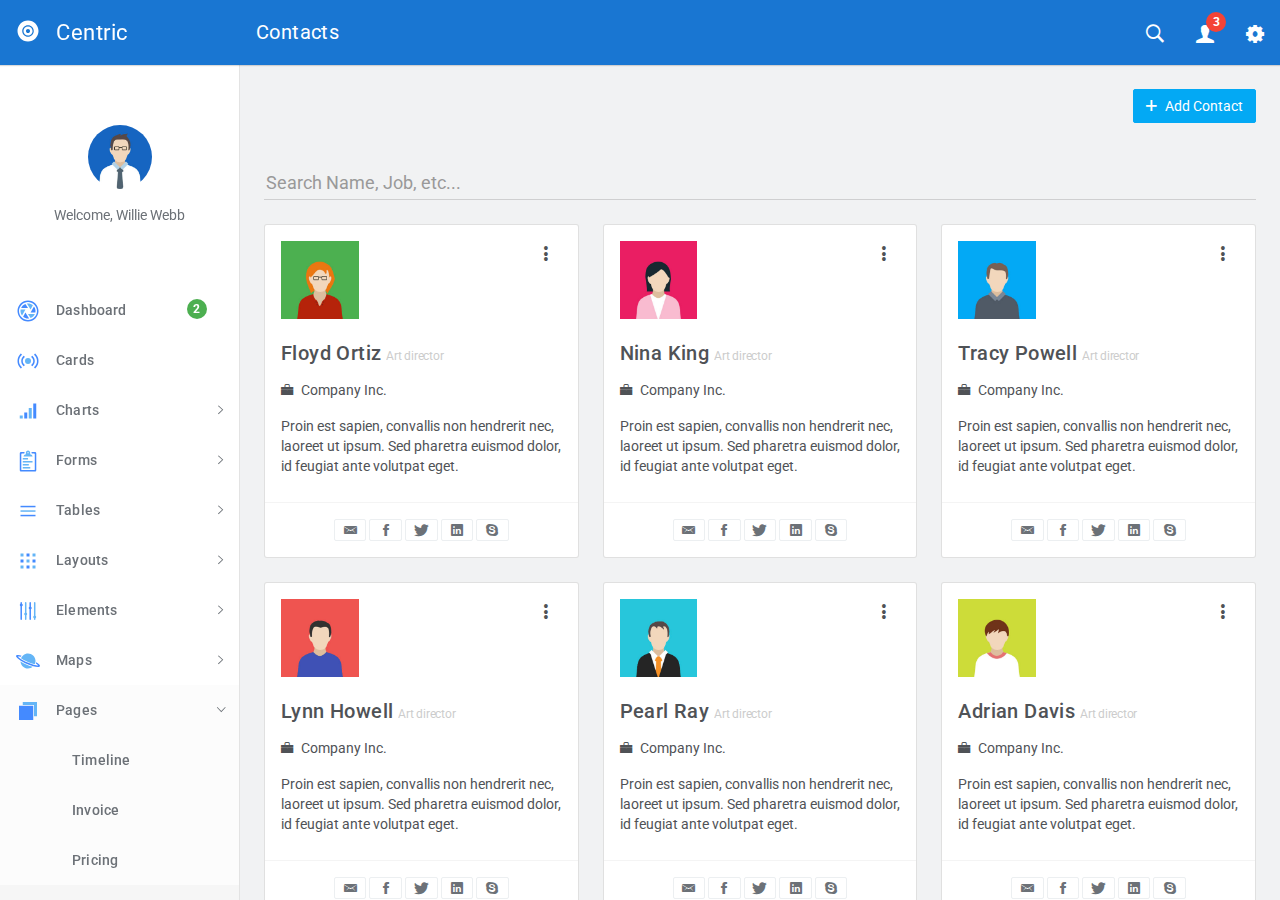
<file: src/contacts.html>
<!DOCTYPE html>
<html lang="en">
  <head>
    <meta charset="utf-8">
    <meta name="viewport" content="width=device-width, initial-scale=1, maximum-scale=1">
    <meta name="description" content="Bootstrap Admin Template">
    <meta name="keywords" content="app, responsive, jquery, bootstrap, dashboard, admin">
    <title>Centric - Bootstrap Admin Template</title>
    <!-- Vendor styles-->
    <!-- build:css(../app) css/vendor.css-->
    <!-- Animate.CSS-->
    <link rel="stylesheet" href="assets/vendor/animate.css/animate.css">
    <!-- Bootstrap-->
    <link rel="stylesheet" href="assets/vendor/bootstrap/dist/css/bootstrap.min.css">
    <!-- Ionicons-->
    <link rel="stylesheet" href="assets/vendor/ionicons/css/ionicons.css">
    <!-- Bluimp Gallery-->
    <link rel="stylesheet" href="assets/vendor/blueimp-gallery/css/blueimp-gallery.css">
    <link rel="stylesheet" href="assets/vendor/blueimp-gallery/css/blueimp-gallery-indicator.css">
    <link rel="stylesheet" href="assets/vendor/blueimp-gallery/css/blueimp-gallery-video.css">
    <!-- Datepicker-->
    <link rel="stylesheet" href="assets/vendor/bootstrap-datepicker/dist/css/bootstrap-datepicker3.css">
    <!-- Rickshaw-->
    <link rel="stylesheet" href="assets/vendor/rickshaw/rickshaw.css">
    <!-- Select2-->
    <link rel="stylesheet" href="assets/vendor/select2/dist/css/select2.css">
    <!-- Clockpicker-->
    <link rel="stylesheet" href="assets/vendor/clockpicker/dist/bootstrap-clockpicker.css">
    <!-- Range Slider-->
    <link rel="stylesheet" href="assets/vendor/nouislider/distribute/nouislider.min.css">
    <!-- ColorPicker-->
    <link rel="stylesheet" href="assets/vendor/mjolnic-bootstrap-colorpicker/dist/css/bootstrap-colorpicker.css">
    <!-- Summernote-->
    <link rel="stylesheet" href="assets/vendor/summernote/dist/summernote.css">
    <!-- Dropzone-->
    <link rel="stylesheet" href="assets/vendor/dropzone/dist/basic.css">
    <link rel="stylesheet" href="assets/vendor/dropzone/dist/dropzone.css">
    <!-- Xeditable-->
    <link rel="stylesheet" href="assets/vendor/x-editable/dist/bootstrap3-editable/css/bootstrap-editable.css">
    <!-- Bootgrid-->
    <link rel="stylesheet" href="assets/vendor/jquery.bootgrid/dist/jquery.bootgrid.css">
    <!-- Datatables-->
    <link rel="stylesheet" href="assets/vendor/datatables/media/css/jquery.dataTables.css">
    <!-- Sweet Alert-->
    <link rel="stylesheet" href="assets/vendor/sweetalert/dist/sweetalert.css">
    <!-- Loaders.CSS-->
    <link rel="stylesheet" href="assets/vendor/loaders.css/loaders.css">
    <!-- Material Floating Button-->
    <link rel="stylesheet" href="assets/vendor/ng-material-floating-button/mfb/dist/mfb.css">
    <!-- Material Colors-->
    <link rel="stylesheet" href="assets/vendor/material-colors/dist/colors.css">
    <!-- endbuild-->
    <!-- Application styles-->
    <link rel="stylesheet" href="assets/css/app.css">
  </head>
  <body class="theme-1">
    <div class="layout-container">
      <!-- top navbar-->
      <header class="header-container">
        <nav>
          <ul class="visible-xs visible-sm">
            <li><a id="sidebar-toggler" href="#" class="menu-link menu-link-slide"><span><em></em></span></a></li>
          </ul>
          <ul class="hidden-xs">
            <li><a id="offcanvas-toggler" href="#" class="menu-link menu-link-slide"><span><em></em></span></a></li>
          </ul>
          <h2 class="header-title">Contacts</h2>
          <ul class="pull-right">
            <li><a id="header-search" href="#" class="ripple"><em class="ion-ios-search-strong"></em></a></li>
            <li class="dropdown"><a href="#" data-toggle="dropdown" class="dropdown-toggle has-badge ripple"><em class="ion-person"></em><sup class="badge bg-danger">3</sup></a>
              <ul class="dropdown-menu dropdown-menu-right md-dropdown-menu">
                <li><a href="profile.html"><em class="ion-home icon-fw"></em>Profile</a></li>
                <li><a href="messages.html"><em class="ion-gear-a icon-fw"></em>Messages</a></li>
                <li role="presentation" class="divider"></li>
                <li><a href="user.login.html"><em class="ion-log-out icon-fw"></em>Logout</a></li>
              </ul>
            </li>
            <li><a id="header-settings" href="#" class="ripple"><em class="ion-gear-b"></em></a></li>
          </ul>
        </nav>
      </header>
      <!-- sidebar-->
      <aside class="sidebar-container">
        <div class="sidebar-header">
          <div class="pull-right pt-lg text-muted hidden"><em class="ion-close-round"></em></div><a href="#" class="sidebar-header-logo"><img src="assets/img/logo.png" data-svg-replace="assets/img/logo.svg" alt="Logo"><span class="sidebar-header-logo-text">Centric</span></a>
        </div>
        <div class="sidebar-content">
          <div class="sidebar-toolbar text-center"><a href=""><img src="assets/img/user/01.jpg" alt="Profile" class="img-circle thumb64"></a>
            <div class="mt">Welcome, Willie Webb</div>
          </div>
          <nav class="sidebar-nav">
            <ul>
              <li><a href="dashboard.html" class="ripple"><span class="pull-right nav-label"><span class="badge bg-success">2</span></span><span class="nav-icon"><img src="" data-svg-replace="assets/img/icons/aperture.svg" alt="MenuItem" class="hidden"></span><span>Dashboard</span></a></li>
              <li><a href="cards.html" class="ripple"><span class="pull-right nav-label"></span><span class="nav-icon"><img src="" data-svg-replace="assets/img/icons/radio-waves.svg" alt="MenuItem" class="hidden"></span><span>Cards</span></a></li>
              <li><a href="#" class="ripple"><span class="pull-right nav-caret"><em class="ion-ios-arrow-right"></em></span><span class="pull-right nav-label"></span><span class="nav-icon"><img src="" data-svg-replace="assets/img/icons/connection-bars.svg" alt="MenuItem" class="hidden"></span><span>Charts</span></a>
                <ul class="sidebar-subnav">
                  <li><a href="flot.html" class="ripple"><span class="pull-right nav-label"></span><span>Flot</span></a></li>
                  <li><a href="radial.html" class="ripple"><span class="pull-right nav-label"></span><span>Radial</span></a></li>
                  <li><a href="rickshaw.html" class="ripple"><span class="pull-right nav-label"></span><span>Rickshaw</span></a></li>
                </ul>
              </li>
              <li><a href="#" class="ripple"><span class="pull-right nav-caret"><em class="ion-ios-arrow-right"></em></span><span class="pull-right nav-label"></span><span class="nav-icon"><img src="" data-svg-replace="assets/img/icons/clipboard.svg" alt="MenuItem" class="hidden"></span><span>Forms</span></a>
                <ul class="sidebar-subnav">
                  <li><a href="forms.classic.html" class="ripple"><span class="pull-right nav-label"></span><span>Classic</span></a></li>
                  <li><a href="validation.html" class="ripple"><span class="pull-right nav-label"></span><span>Validation</span></a></li>
                  <li><a href="forms.advanced.html" class="ripple"><span class="pull-right nav-label"></span><span>Advanced</span></a></li>
                  <li><a href="material.html" class="ripple"><span class="pull-right nav-label"></span><span>Material</span></a></li>
                  <li><a href="editor.html" class="ripple"><span class="pull-right nav-label"></span><span>Editors</span></a></li>
                  <li><a href="dropzone.html" class="ripple"><span class="pull-right nav-label"></span><span>Dropzone</span></a></li>
                  <li><a href="xeditable.html" class="ripple"><span class="pull-right nav-label"></span><span>xEditable</span></a></li>
                  <li><a href="wizard.html" class="ripple"><span class="pull-right nav-label"></span><span>Wizard</span></a></li>
                </ul>
              </li>
              <li><a href="#" class="ripple"><span class="pull-right nav-caret"><em class="ion-ios-arrow-right"></em></span><span class="pull-right nav-label"></span><span class="nav-icon"><img src="" data-svg-replace="assets/img/icons/navicon.svg" alt="MenuItem" class="hidden"></span><span>Tables</span></a>
                <ul id="tables" class="sidebar-subnav">
                  <li><a href="tables.classic.html" class="ripple"><span class="pull-right nav-label"></span><span>Classic</span></a></li>
                  <li><a href="datatable.html" class="ripple"><span class="pull-right nav-label"></span><span>Datatable</span></a></li>
                  <li><a href="bootgrid.html" class="ripple"><span class="pull-right nav-label"></span><span>Bootgrid</span></a></li>
                </ul>
              </li>
              <li><a href="#" class="ripple"><span class="pull-right nav-caret"><em class="ion-ios-arrow-right"></em></span><span class="pull-right nav-label"></span><span class="nav-icon"><img src="" data-svg-replace="assets/img/icons/grid.svg" alt="MenuItem" class="hidden"></span><span>Layouts</span></a>
                <ul id="layouts" class="sidebar-subnav">
                  <li><a href="layouts.columns.html" class="ripple"><span class="pull-right nav-label"></span><span>Columns</span></a></li>
                  <li><a href="layouts.overlap.html" class="ripple"><span class="pull-right nav-label"></span><span>Overlap</span></a></li>
                  <li><a href="layouts.boxed.html" class="ripple"><span class="pull-right nav-label"></span><span>Boxed</span></a></li>
                  <li><a href="layouts.tabs.html" class="ripple"><span class="pull-right nav-label"></span><span>Tabs</span></a></li>
                  <li><a href="layouts.containers.html" class="ripple"><span class="pull-right nav-label"></span><span>Containers</span></a></li>
                </ul>
              </li>
              <li><a href="#" class="ripple"><span class="pull-right nav-caret"><em class="ion-ios-arrow-right"></em></span><span class="pull-right nav-label"></span><span class="nav-icon"><img src="" data-svg-replace="assets/img/icons/levels.svg" alt="MenuItem" class="hidden"></span><span>Elements</span></a>
                <ul id="elements" class="sidebar-subnav">
                  <li><a href="colors.html" class="ripple"><span class="pull-right nav-label"></span><span>Colors</span></a></li>
                  <li><a href="whiteframes.html" class="ripple"><span class="pull-right nav-label"></span><span>Whiteframes</span></a></li>
                  <li><a href="lists.html" class="ripple"><span class="pull-right nav-label"></span><span>Lists</span></a></li>
                  <li><a href="bootstrapui.html" class="ripple"><span class="pull-right nav-label"></span><span>Bootstrap</span></a></li>
                  <li><a href="buttons.html" class="ripple"><span class="pull-right nav-label"></span><span>Buttons</span></a></li>
                  <li><a href="sweetalert.html"><span class="pull-right nav-label"></span><span>Sweet-alert</span></a></li>
                  <li><a href="spinners.html" class="ripple"><span class="pull-right nav-label"></span><span>Spinners</span></a></li>
                  <li><a href="nestable.html" class="ripple"><span class="pull-right nav-label"></span><span>Nestable</span></a></li>
                  <li><a href="grid.html" class="ripple"><span class="pull-right nav-label"></span><span>Grid</span></a></li>
                  <li><a href="grid-masonry.html" class="ripple"><span class="pull-right nav-label"></span><span>Grid Masonry</span></a></li>
                  <li><a href="typography.html" class="ripple"><span class="pull-right nav-label"></span><span>Typography</span></a></li>
                  <li><a href="icons.html" class="ripple"><span class="pull-right nav-label"></span><span>Icons</span></a></li>
                  <li><a href="utilities.html" class="ripple"><span class="pull-right nav-label"></span><span>Utilities</span></a></li>
                </ul>
              </li>
              <li><a href="#" class="ripple"><span class="pull-right nav-caret"><em class="ion-ios-arrow-right"></em></span><span class="pull-right nav-label"></span><span class="nav-icon"><img src="" data-svg-replace="assets/img/icons/planet.svg" alt="MenuItem" class="hidden"></span><span>Maps</span></a>
                <ul id="maps" class="sidebar-subnav">
                  <li><a href="google-map-full.html" class="ripple"><span class="pull-right nav-label"></span><span>Google Maps Full</span></a></li>
                  <li><a href="google-map.html" class="ripple"><span class="pull-right nav-label"></span><span>Google Maps</span></a></li>
                  <li><a href="vector-map.html" class="ripple"><span class="pull-right nav-label"></span><span>Vector Maps</span></a></li>
                  <li><a href="datamaps.html" class="ripple"><span class="pull-right nav-label"></span><span>Datamaps</span></a></li>
                </ul>
              </li>
              <li><a href="#" class="ripple"><span class="pull-right nav-caret"><em class="ion-ios-arrow-right"></em></span><span class="pull-right nav-label"></span><span class="nav-icon"><img src="" data-svg-replace="assets/img/icons/ios-browsers.svg" alt="MenuItem" class="hidden"></span><span>Pages</span></a>
                <ul id="pages" class="sidebar-subnav">
                  <li><a href="timeline.html" class="ripple"><span class="pull-right nav-label"></span><span>Timeline</span></a></li>
                  <li><a href="invoice.html" class="ripple"><span class="pull-right nav-label"></span><span>Invoice</span></a></li>
                  <li><a href="pricing.html" class="ripple"><span class="pull-right nav-label"></span><span>Pricing</span></a></li>
                  <li><a href="contacts.html" class="ripple"><span class="pull-right nav-label"></span><span>Contacts</span></a></li>
                  <li><a href="faq.html" class="ripple"><span class="pull-right nav-label"></span><span>FAQ</span></a></li>
                  <li><a href="projects.html" class="ripple"><span class="pull-right nav-label"></span><span>Projects</span></a></li>
                  <li><a href="blog.html" class="ripple"><span class="pull-right nav-label"></span><span>Blog</span></a></li>
                  <li><a href="blog.article.html" class="ripple"><span class="pull-right nav-label"></span><span>Article</span></a></li>
                  <li><a href="profile.html" class="ripple"><span class="pull-right nav-label"></span><span>Profile</span></a></li>
                  <li><a href="gallery.html" class="ripple"><span class="pull-right nav-label"></span><span>Gallery</span></a></li>
                  <li><a href="wall.html" class="ripple"><span class="pull-right nav-label"></span><span>Wall</span></a></li>
                  <li><a href="search.html" class="ripple"><span class="pull-right nav-label"></span><span>Search</span></a></li>
                  <li><a href="messages.html" class="ripple"><span class="pull-right nav-label"></span><span>Messages Board</span></a></li>
                </ul>
              </li>
              <li><a href="#" class="ripple"><span class="pull-right nav-caret"><em class="ion-ios-arrow-right"></em></span><span class="pull-right nav-label"></span><span class="nav-icon"><img src="" data-svg-replace="assets/img/icons/person-stalker.svg" alt="MenuItem" class="hidden"></span><span>User</span></a>
                <ul id="user" class="sidebar-subnav">
                  <li><a href="login.html" class="ripple"><span class="pull-right nav-label"></span><span>Login</span></a></li>
                  <li><a href="signup.html" class="ripple"><span class="pull-right nav-label"></span><span>Signup</span></a></li>
                  <li><a href="lock.html" class="ripple"><span class="pull-right nav-label"></span><span>Lock</span></a></li>
                  <li><a href="recover.html" class="ripple"><span class="pull-right nav-label"></span><span>Recover</span></a></li>
                </ul>
              </li>
              <li><a href="../../angularjs/" class="ripple"><span class="nav-icon"><em class="ion-android-open"></em></span><span>AngularJS</span></a></li>
            </ul>
          </nav>
        </div>
      </aside>
      <div class="sidebar-layout-obfuscator"></div>
      <!-- Main section-->
      <main class="main-container">
        <!-- Page content-->
        <section>
          <div class="container container-fluid">
            <div class="mb-lg text-right">
              <button type="button" class="btn btn-info"><em class="ion-plus mr-sm"></em>Add Contact</button>
            </div>
            <div class="mb-lg">
              <form role="form">
                <div class="mda-form-control">
                  <input type="text" placeholder="Search Name, Job, etc..." class="form-control input-lg">
                </div>
              </form>
            </div>
            <div class="row">
              <div class="col-md-4 col-sm-6">
                <div class="card">
                  <div class="card-body">
                    <!-- START dropdown-->
                    <div class="pull-right dropdown visible-lg visible-md">
                      <button type="button" data-toggle="dropdown" class="btn btn-flat btn-flat-icon"><em class="ion-android-more-vertical"></em></button>
                      <ul role="menu" class="dropdown-menu md-dropdown-menu dropdown-menu-right">
                        <li><a href="">Edit</a></li>
                        <li><a href="">Block</a></li>
                        <li><a href="">Delete</a></li>
                      </ul>
                    </div>
                    <!-- END dropdown-->
                    <div class="row">
                      <div class="col-lg-4 col-md-8"><a href=""><img src="assets/img/user/02.jpg" alt="Contact" class="fw img-responsive"></a></div>
                    </div>
                    <h5>Floyd Ortiz<small class="text-muted">Art director</small></h5>
                    <p class="mt"><em class="ion-briefcase mr-sm"></em><span>Company Inc.</span></p>
                    <p class="mt">Proin est sapien, convallis non hendrerit nec, laoreet ut ipsum. Sed pharetra euismod dolor, id feugiat ante volutpat eget.</p>
                  </div>
                  <div class="card-footer text-center">
                    <button type="button" class="btn btn-default btn-xs"><em class="ion-email icon-lg icon-fw"></em></button>
                    <button type="button" class="btn btn-default btn-xs"><em class="ion-social-facebook icon-lg icon-fw"></em></button>
                    <button type="button" class="btn btn-default btn-xs"><em class="ion-social-twitter icon-lg icon-fw"></em></button>
                    <button type="button" class="btn btn-default btn-xs"><em class="ion-social-linkedin icon-lg icon-fw"></em></button>
                    <button type="button" class="btn btn-default btn-xs"><em class="ion-social-skype icon-lg icon-fw"></em></button>
                  </div>
                </div>
              </div>
              <div class="col-md-4 col-sm-6">
                <div class="card">
                  <div class="card-body">
                    <!-- START dropdown-->
                    <div class="pull-right dropdown visible-lg visible-md">
                      <button type="button" data-toggle="dropdown" class="btn btn-flat btn-flat-icon"><em class="ion-android-more-vertical"></em></button>
                      <ul role="menu" class="dropdown-menu md-dropdown-menu dropdown-menu-right">
                        <li><a href="">Edit</a></li>
                        <li><a href="">Block</a></li>
                        <li><a href="">Delete</a></li>
                      </ul>
                    </div>
                    <!-- END dropdown-->
                    <div class="row">
                      <div class="col-lg-4 col-md-8"><a href=""><img src="assets/img/user/03.jpg" alt="Contact" class="fw img-responsive"></a></div>
                    </div>
                    <h5>Nina King<small class="text-muted">Art director</small></h5>
                    <p class="mt"><em class="ion-briefcase mr-sm"></em><span>Company Inc.</span></p>
                    <p class="mt">Proin est sapien, convallis non hendrerit nec, laoreet ut ipsum. Sed pharetra euismod dolor, id feugiat ante volutpat eget.</p>
                  </div>
                  <div class="card-footer text-center">
                    <button type="button" class="btn btn-default btn-xs"><em class="ion-email icon-lg icon-fw"></em></button>
                    <button type="button" class="btn btn-default btn-xs"><em class="ion-social-facebook icon-lg icon-fw"></em></button>
                    <button type="button" class="btn btn-default btn-xs"><em class="ion-social-twitter icon-lg icon-fw"></em></button>
                    <button type="button" class="btn btn-default btn-xs"><em class="ion-social-linkedin icon-lg icon-fw"></em></button>
                    <button type="button" class="btn btn-default btn-xs"><em class="ion-social-skype icon-lg icon-fw"></em></button>
                  </div>
                </div>
              </div>
              <div class="col-md-4 col-sm-6">
                <div class="card">
                  <div class="card-body">
                    <!-- START dropdown-->
                    <div class="pull-right dropdown visible-lg visible-md">
                      <button type="button" data-toggle="dropdown" class="btn btn-flat btn-flat-icon"><em class="ion-android-more-vertical"></em></button>
                      <ul role="menu" class="dropdown-menu md-dropdown-menu dropdown-menu-right">
                        <li><a href="">Edit</a></li>
                        <li><a href="">Block</a></li>
                        <li><a href="">Delete</a></li>
                      </ul>
                    </div>
                    <!-- END dropdown-->
                    <div class="row">
                      <div class="col-lg-4 col-md-8"><a href=""><img src="assets/img/user/04.jpg" alt="Contact" class="fw img-responsive"></a></div>
                    </div>
                    <h5>Tracy Powell<small class="text-muted">Art director</small></h5>
                    <p class="mt"><em class="ion-briefcase mr-sm"></em><span>Company Inc.</span></p>
                    <p class="mt">Proin est sapien, convallis non hendrerit nec, laoreet ut ipsum. Sed pharetra euismod dolor, id feugiat ante volutpat eget.</p>
                  </div>
                  <div class="card-footer text-center">
                    <button type="button" class="btn btn-default btn-xs"><em class="ion-email icon-lg icon-fw"></em></button>
                    <button type="button" class="btn btn-default btn-xs"><em class="ion-social-facebook icon-lg icon-fw"></em></button>
                    <button type="button" class="btn btn-default btn-xs"><em class="ion-social-twitter icon-lg icon-fw"></em></button>
                    <button type="button" class="btn btn-default btn-xs"><em class="ion-social-linkedin icon-lg icon-fw"></em></button>
                    <button type="button" class="btn btn-default btn-xs"><em class="ion-social-skype icon-lg icon-fw"></em></button>
                  </div>
                </div>
              </div>
              <div class="col-md-4 col-sm-6">
                <div class="card">
                  <div class="card-body">
                    <!-- START dropdown-->
                    <div class="pull-right dropdown visible-lg visible-md">
                      <button type="button" data-toggle="dropdown" class="btn btn-flat btn-flat-icon"><em class="ion-android-more-vertical"></em></button>
                      <ul role="menu" class="dropdown-menu md-dropdown-menu dropdown-menu-right">
                        <li><a href="">Edit</a></li>
                        <li><a href="">Block</a></li>
                        <li><a href="">Delete</a></li>
                      </ul>
                    </div>
                    <!-- END dropdown-->
                    <div class="row">
                      <div class="col-lg-4 col-md-8"><a href=""><img src="assets/img/user/05.jpg" alt="Contact" class="fw img-responsive"></a></div>
                    </div>
                    <h5>Lynn Howell<small class="text-muted">Art director</small></h5>
                    <p class="mt"><em class="ion-briefcase mr-sm"></em><span>Company Inc.</span></p>
                    <p class="mt">Proin est sapien, convallis non hendrerit nec, laoreet ut ipsum. Sed pharetra euismod dolor, id feugiat ante volutpat eget.</p>
                  </div>
                  <div class="card-footer text-center">
                    <button type="button" class="btn btn-default btn-xs"><em class="ion-email icon-lg icon-fw"></em></button>
                    <button type="button" class="btn btn-default btn-xs"><em class="ion-social-facebook icon-lg icon-fw"></em></button>
                    <button type="button" class="btn btn-default btn-xs"><em class="ion-social-twitter icon-lg icon-fw"></em></button>
                    <button type="button" class="btn btn-default btn-xs"><em class="ion-social-linkedin icon-lg icon-fw"></em></button>
                    <button type="button" class="btn btn-default btn-xs"><em class="ion-social-skype icon-lg icon-fw"></em></button>
                  </div>
                </div>
              </div>
              <div class="col-md-4 col-sm-6">
                <div class="card">
                  <div class="card-body">
                    <!-- START dropdown-->
                    <div class="pull-right dropdown visible-lg visible-md">
                      <button type="button" data-toggle="dropdown" class="btn btn-flat btn-flat-icon"><em class="ion-android-more-vertical"></em></button>
                      <ul role="menu" class="dropdown-menu md-dropdown-menu dropdown-menu-right">
                        <li><a href="">Edit</a></li>
                        <li><a href="">Block</a></li>
                        <li><a href="">Delete</a></li>
                      </ul>
                    </div>
                    <!-- END dropdown-->
                    <div class="row">
                      <div class="col-lg-4 col-md-8"><a href=""><img src="assets/img/user/06.jpg" alt="Contact" class="fw img-responsive"></a></div>
                    </div>
                    <h5>Pearl Ray<small class="text-muted">Art director</small></h5>
                    <p class="mt"><em class="ion-briefcase mr-sm"></em><span>Company Inc.</span></p>
                    <p class="mt">Proin est sapien, convallis non hendrerit nec, laoreet ut ipsum. Sed pharetra euismod dolor, id feugiat ante volutpat eget.</p>
                  </div>
                  <div class="card-footer text-center">
                    <button type="button" class="btn btn-default btn-xs"><em class="ion-email icon-lg icon-fw"></em></button>
                    <button type="button" class="btn btn-default btn-xs"><em class="ion-social-facebook icon-lg icon-fw"></em></button>
                    <button type="button" class="btn btn-default btn-xs"><em class="ion-social-twitter icon-lg icon-fw"></em></button>
                    <button type="button" class="btn btn-default btn-xs"><em class="ion-social-linkedin icon-lg icon-fw"></em></button>
                    <button type="button" class="btn btn-default btn-xs"><em class="ion-social-skype icon-lg icon-fw"></em></button>
                  </div>
                </div>
              </div>
              <div class="col-md-4 col-sm-6">
                <div class="card">
                  <div class="card-body">
                    <!-- START dropdown-->
                    <div class="pull-right dropdown visible-lg visible-md">
                      <button type="button" data-toggle="dropdown" class="btn btn-flat btn-flat-icon"><em class="ion-android-more-vertical"></em></button>
                      <ul role="menu" class="dropdown-menu md-dropdown-menu dropdown-menu-right">
                        <li><a href="">Edit</a></li>
                        <li><a href="">Block</a></li>
                        <li><a href="">Delete</a></li>
                      </ul>
                    </div>
                    <!-- END dropdown-->
                    <div class="row">
                      <div class="col-lg-4 col-md-8"><a href=""><img src="assets/img/user/07.jpg" alt="Contact" class="fw img-responsive"></a></div>
                    </div>
                    <h5>Adrian Davis<small class="text-muted">Art director</small></h5>
                    <p class="mt"><em class="ion-briefcase mr-sm"></em><span>Company Inc.</span></p>
                    <p class="mt">Proin est sapien, convallis non hendrerit nec, laoreet ut ipsum. Sed pharetra euismod dolor, id feugiat ante volutpat eget.</p>
                  </div>
                  <div class="card-footer text-center">
                    <button type="button" class="btn btn-default btn-xs"><em class="ion-email icon-lg icon-fw"></em></button>
                    <button type="button" class="btn btn-default btn-xs"><em class="ion-social-facebook icon-lg icon-fw"></em></button>
                    <button type="button" class="btn btn-default btn-xs"><em class="ion-social-twitter icon-lg icon-fw"></em></button>
                    <button type="button" class="btn btn-default btn-xs"><em class="ion-social-linkedin icon-lg icon-fw"></em></button>
                    <button type="button" class="btn btn-default btn-xs"><em class="ion-social-skype icon-lg icon-fw"></em></button>
                  </div>
                </div>
              </div>
              <div class="col-md-4 col-sm-6">
                <div class="card">
                  <div class="card-body">
                    <!-- START dropdown-->
                    <div class="pull-right dropdown visible-lg visible-md">
                      <button type="button" data-toggle="dropdown" class="btn btn-flat btn-flat-icon"><em class="ion-android-more-vertical"></em></button>
                      <ul role="menu" class="dropdown-menu md-dropdown-menu dropdown-menu-right">
                        <li><a href="">Edit</a></li>
                        <li><a href="">Block</a></li>
                        <li><a href="">Delete</a></li>
                      </ul>
                    </div>
                    <!-- END dropdown-->
                    <div class="row">
                      <div class="col-lg-4 col-md-8"><a href=""><img src="assets/img/user/02.jpg" alt="Contact" class="fw img-responsive"></a></div>
                    </div>
                    <h5>Terri Pearson<small class="text-muted">Art director</small></h5>
                    <p class="mt"><em class="ion-briefcase mr-sm"></em><span>Company Inc.</span></p>
                    <p class="mt">Proin est sapien, convallis non hendrerit nec, laoreet ut ipsum. Sed pharetra euismod dolor, id feugiat ante volutpat eget.</p>
                  </div>
                  <div class="card-footer text-center">
                    <button type="button" class="btn btn-default btn-xs"><em class="ion-email icon-lg icon-fw"></em></button>
                    <button type="button" class="btn btn-default btn-xs"><em class="ion-social-facebook icon-lg icon-fw"></em></button>
                    <button type="button" class="btn btn-default btn-xs"><em class="ion-social-twitter icon-lg icon-fw"></em></button>
                    <button type="button" class="btn btn-default btn-xs"><em class="ion-social-linkedin icon-lg icon-fw"></em></button>
                    <button type="button" class="btn btn-default btn-xs"><em class="ion-social-skype icon-lg icon-fw"></em></button>
                  </div>
                </div>
              </div>
              <div class="col-md-4 col-sm-6">
                <div class="card">
                  <div class="card-body">
                    <!-- START dropdown-->
                    <div class="pull-right dropdown visible-lg visible-md">
                      <button type="button" data-toggle="dropdown" class="btn btn-flat btn-flat-icon"><em class="ion-android-more-vertical"></em></button>
                      <ul role="menu" class="dropdown-menu md-dropdown-menu dropdown-menu-right">
                        <li><a href="">Edit</a></li>
                        <li><a href="">Block</a></li>
                        <li><a href="">Delete</a></li>
                      </ul>
                    </div>
                    <!-- END dropdown-->
                    <div class="row">
                      <div class="col-lg-4 col-md-8"><a href=""><img src="assets/img/user/03.jpg" alt="Contact" class="fw img-responsive"></a></div>
                    </div>
                    <h5>Rachel Fernandez<small class="text-muted">Art director</small></h5>
                    <p class="mt"><em class="ion-briefcase mr-sm"></em><span>Company Inc.</span></p>
                    <p class="mt">Proin est sapien, convallis non hendrerit nec, laoreet ut ipsum. Sed pharetra euismod dolor, id feugiat ante volutpat eget.</p>
                  </div>
                  <div class="card-footer text-center">
                    <button type="button" class="btn btn-default btn-xs"><em class="ion-email icon-lg icon-fw"></em></button>
                    <button type="button" class="btn btn-default btn-xs"><em class="ion-social-facebook icon-lg icon-fw"></em></button>
                    <button type="button" class="btn btn-default btn-xs"><em class="ion-social-twitter icon-lg icon-fw"></em></button>
                    <button type="button" class="btn btn-default btn-xs"><em class="ion-social-linkedin icon-lg icon-fw"></em></button>
                    <button type="button" class="btn btn-default btn-xs"><em class="ion-social-skype icon-lg icon-fw"></em></button>
                  </div>
                </div>
              </div>
              <div class="col-md-4 col-sm-6">
                <div class="card">
                  <div class="card-body">
                    <!-- START dropdown-->
                    <div class="pull-right dropdown visible-lg visible-md">
                      <button type="button" data-toggle="dropdown" class="btn btn-flat btn-flat-icon"><em class="ion-android-more-vertical"></em></button>
                      <ul role="menu" class="dropdown-menu md-dropdown-menu dropdown-menu-right">
                        <li><a href="">Edit</a></li>
                        <li><a href="">Block</a></li>
                        <li><a href="">Delete</a></li>
                      </ul>
                    </div>
                    <!-- END dropdown-->
                    <div class="row">
                      <div class="col-lg-4 col-md-8"><a href=""><img src="assets/img/user/04.jpg" alt="Contact" class="fw img-responsive"></a></div>
                    </div>
                    <h5>Annie Holt<small class="text-muted">Art director</small></h5>
                    <p class="mt"><em class="ion-briefcase mr-sm"></em><span>Company Inc.</span></p>
                    <p class="mt">Proin est sapien, convallis non hendrerit nec, laoreet ut ipsum. Sed pharetra euismod dolor, id feugiat ante volutpat eget.</p>
                  </div>
                  <div class="card-footer text-center">
                    <button type="button" class="btn btn-default btn-xs"><em class="ion-email icon-lg icon-fw"></em></button>
                    <button type="button" class="btn btn-default btn-xs"><em class="ion-social-facebook icon-lg icon-fw"></em></button>
                    <button type="button" class="btn btn-default btn-xs"><em class="ion-social-twitter icon-lg icon-fw"></em></button>
                    <button type="button" class="btn btn-default btn-xs"><em class="ion-social-linkedin icon-lg icon-fw"></em></button>
                    <button type="button" class="btn btn-default btn-xs"><em class="ion-social-skype icon-lg icon-fw"></em></button>
                  </div>
                </div>
              </div>
            </div>
          </div>
        </section>
        <!-- Page footer-->
        <footer><span>2017 - Centric app.</span></footer>
      </main>
    </div>
    <!-- Search template-->
    <div tabindex="-1" role="dialog" class="modal modal-top fade modal-search">
      <div class="modal-dialog">
        <div class="modal-content">
          <div class="modal-body">
            <div class="pull-left">
              <button type="button" data-dismiss="modal" class="btn btn-flat"><em class="ion-arrow-left-c icon-24"></em></button>
            </div>
            <div class="pull-right">
              <button type="button" class="btn btn-flat"><em class="ion-android-microphone icon-24"></em></button>
            </div>
            <form action="#" class="oh">
              <div class="mda-form-control pt0">
                <input type="text" placeholder="Search.." data-localize="header.SEARCH" class="form-control header-input-search">
                <div class="mda-form-control-line"></div>
              </div>
            </form>
          </div>
        </div>
      </div>
    </div>
    <!-- End Search template-->
    <!-- Settings template-->
    <div tabindex="-1" role="dialog" class="modal-settings modal modal-right fade">
      <div class="modal-dialog modal-lg">
        <div class="modal-content">
          <div class="modal-header">
            <div data-dismiss="modal" class="pull-right clickable"><em class="ion-close-round text-soft"></em></div>
            <h4 class="modal-title"><span>Settings</span></h4>
          </div>
          <div class="modal-body">
            <div class="clearfix mb">
              <div class="pull-left wd-tiny mb">
                <div class="setting-color">
                  <label class="preview-theme-1">
                    <input type="radio" checked="checked" name="setting-theme" value="0"><span class="ion-checkmark-round"></span>
                    <div class="t-grid">
                      <div class="t-row">
                        <div class="t-col preview-header"></div>
                        <div class="t-col preview-sidebar"></div>
                        <div class="t-col preview-content"></div>
                      </div>
                    </div>
                  </label>
                </div>
              </div>
              <div class="pull-left wd-tiny mb">
                <div class="setting-color">
                  <label class="preview-theme-2">
                    <input type="radio" name="setting-theme" value="1"><span class="ion-checkmark-round"></span>
                    <div class="t-grid">
                      <div class="t-row">
                        <div class="t-col preview-header"></div>
                        <div class="t-col preview-sidebar"></div>
                        <div class="t-col preview-content"></div>
                      </div>
                    </div>
                  </label>
                </div>
              </div>
              <div class="pull-left wd-tiny mb">
                <div class="setting-color">
                  <label class="preview-theme-3">
                    <input type="radio" name="setting-theme" value="2"><span class="ion-checkmark-round"></span>
                    <div class="t-grid">
                      <div class="t-row">
                        <div class="t-col preview-header"></div>
                        <div class="t-col preview-sidebar"></div>
                        <div class="t-col preview-content"></div>
                      </div>
                    </div>
                  </label>
                </div>
              </div>
              <div class="pull-left wd-tiny mb">
                <div class="setting-color">
                  <label class="preview-theme-4">
                    <input type="radio" name="setting-theme" value="3"><span class="ion-checkmark-round"></span>
                    <div class="t-grid">
                      <div class="t-row">
                        <div class="t-col preview-header"></div>
                        <div class="t-col preview-sidebar"></div>
                        <div class="t-col preview-content"></div>
                      </div>
                    </div>
                  </label>
                </div>
              </div>
              <div class="pull-left wd-tiny mb">
                <div class="setting-color">
                  <label class="preview-theme-5">
                    <input type="radio" name="setting-theme" value="4"><span class="ion-checkmark-round"></span>
                    <div class="t-grid">
                      <div class="t-row">
                        <div class="t-col preview-header"></div>
                        <div class="t-col preview-sidebar"></div>
                        <div class="t-col preview-content"></div>
                      </div>
                    </div>
                  </label>
                </div>
              </div>
              <div class="pull-left wd-tiny mb">
                <div class="setting-color">
                  <label class="preview-theme-6">
                    <input type="radio" name="setting-theme" value="5"><span class="ion-checkmark-round"></span>
                    <div class="t-grid">
                      <div class="t-row">
                        <div class="t-col preview-header"></div>
                        <div class="t-col preview-sidebar"></div>
                        <div class="t-col preview-content"></div>
                      </div>
                    </div>
                  </label>
                </div>
              </div>
              <div class="pull-left wd-tiny mb">
                <div class="setting-color">
                  <label class="preview-theme-7">
                    <input type="radio" name="setting-theme" value="6"><span class="ion-checkmark-round"></span>
                    <div class="t-grid">
                      <div class="t-row">
                        <div class="t-col preview-header"></div>
                        <div class="t-col preview-sidebar"></div>
                        <div class="t-col preview-content"></div>
                      </div>
                    </div>
                  </label>
                </div>
              </div>
              <div class="pull-left wd-tiny mb">
                <div class="setting-color">
                  <label class="preview-theme-8">
                    <input type="radio" name="setting-theme" value="7"><span class="ion-checkmark-round"></span>
                    <div class="t-grid">
                      <div class="t-row">
                        <div class="t-col preview-header"></div>
                        <div class="t-col preview-sidebar"></div>
                        <div class="t-col preview-content"></div>
                      </div>
                    </div>
                  </label>
                </div>
              </div>
              <div class="pull-left wd-tiny mb">
                <div class="setting-color">
                  <label class="preview-theme-9">
                    <input type="radio" name="setting-theme" value="8"><span class="ion-checkmark-round"></span>
                    <div class="t-grid">
                      <div class="t-row">
                        <div class="t-col preview-header"></div>
                        <div class="t-col preview-sidebar"></div>
                        <div class="t-col preview-content"></div>
                      </div>
                    </div>
                  </label>
                </div>
              </div>
            </div>
            <hr>
            <p>
              <label class="mda-checkbox">
                <input id="sidebar-showheader" type="checkbox" checked=""><em class="bg-indigo-500"></em>Sidebar header
              </label>
            </p>
            <p>
              <label class="mda-checkbox">
                <input id="sidebar-showtoolbar" type="checkbox" checked=""><em class="bg-indigo-500"></em>Sidebar toolbar
              </label>
            </p>
            <p>
              <label class="mda-checkbox">
                <input id="sidebar-offcanvas" type="checkbox"><em class="bg-indigo-500"></em>Sidebar offcanvas
              </label>
            </p>
            <hr>
            <p>Navigation icon</p>
            <p>
              <label class="mda-radio">
                <input type="radio" name="headerMenulink" value="menu-link-close"><em class="bg-indigo-500"></em>Close icon
              </label>
            </p>
            <p>
              <label class="mda-radio">
                <input type="radio" checked="" name="headerMenulink" value="menu-link-slide"><em class="bg-indigo-500"></em>Slide arrow
              </label>
            </p>
            <p>
              <label class="mda-radio">
                <input type="radio" name="headerMenulink" value="menu-link-arrow"><em class="bg-indigo-500"></em>Big arrow
              </label>
            </p>
            <hr>
            <button type="button" data-toggle-fullscreen="" class="btn btn-default btn-raised">Toggle fullscreen</button>
            <hr>
            <p>Change language</p>
            <!-- START Language list-->
            <div class="btn-group">
              <button type="button" data-toggle="dropdown" class="btn btn-default btn-block btn-raised">English</button>
              <ul role="menu" class="dropdown-menu dropdown-menu-right animated fadeInUpShort">
                <li><a href="#" data-set-lang="en">English</a></li>
                <li><a href="#" data-set-lang="es">Spanish</a></li>
              </ul>
            </div>
            <!-- END Language list-->
          </div>
        </div>
      </div>
    </div>
    <!-- End Settings template-->
    <!-- Google Maps API-->
    <script type="text/javascript" src="http://maps.google.com/maps/api/js?key=AIzaSyD_MleSHludEfiKUi1CCyumkv74Pm4u8Is"></script>
    <!-- build:js(../app) js/vendor.js-->
    <!-- Modernizr-->
    <script src="assets/vendor/modernizr/modernizr.custom.js"></script>
    <!-- jQuery-->
    <script src="assets/vendor/jquery/dist/jquery.js"></script>
    <!-- Bootstrap-->
    <script src="assets/vendor/bootstrap/dist/js/bootstrap.js"></script>
    <!-- jQuery Browser-->
    <script src="assets/vendor/jquery.browser/dist/jquery.browser.js"></script>
    <!-- Material Colors-->
    <script src="assets/vendor/material-colors/dist/colors.js"></script>
    <!-- Bootstrap Filestyle-->
    <script src="assets/vendor/bootstrap-filestyle/src/bootstrap-filestyle.js"></script>
    <!-- Flot charts-->
    <script src="assets/vendor/flot/jquery.flot.js"></script>
    <script src="assets/vendor/flot/jquery.flot.categories.js"></script>
    <script src="assets/vendor/flot-spline/js/jquery.flot.spline.js"></script>
    <script src="assets/vendor/flot.tooltip/js/jquery.flot.tooltip.js"></script>
    <script src="assets/vendor/flot/jquery.flot.resize.js"></script>
    <script src="assets/vendor/flot/jquery.flot.pie.js"></script>
    <script src="assets/vendor/flot/jquery.flot.time.js"></script>
    <script src="assets/vendor/sidebysideimproved/jquery.flot.orderBars.js"></script>
    <!-- jVector Maps-->
    <script src="assets/vendor/ika.jvectormap/jquery-jvectormap-1.2.2.min.js"></script>
    <script src="assets/vendor/ika.jvectormap/jquery-jvectormap-us-mill-en.js"></script>
    <script src="assets/vendor/ika.jvectormap/jquery-jvectormap-world-mill-en.js"></script>
    <!-- Easypie Charts-->
    <script src="assets/vendor/jquery.easy-pie-chart/dist/jquery.easypiechart.js"></script>
    <!-- Screenfull-->
    <script src="assets/vendor/screenfull/dist/screenfull.js"></script>
    <!-- Sparkline-->
    <script src="assets/vendor/sparkline/index.js"></script>
    <!-- Datepicker-->
    <script src="assets/vendor/bootstrap-datepicker/js/bootstrap-datepicker.js"></script>
    <!-- jQuery Knob charts-->
    <script src="assets/vendor/jquery-knob/js/jquery.knob.js"></script>
    <!-- Rickshaw-->
    <script src="assets/vendor/d3/d3.js"></script>
    <script src="assets/vendor/rickshaw/rickshaw.js"></script>
    <!-- jQuery Form Validation-->
    <script src="assets/vendor/jquery-validation/dist/jquery.validate.js"></script>
    <script src="assets/vendor/jquery-validation/dist/additional-methods.js"></script>
    <!-- JQUERY STEPS-->
    <script src="assets/vendor/jquery.steps/build/jquery.steps.js"></script>
    <!-- Select2-->
    <script src="assets/vendor/select2/dist/js/select2.js"></script>
    <!-- Clockpicker-->
    <script src="assets/vendor/clockpicker/dist/bootstrap-clockpicker.js"></script>
    <!-- Range Slider-->
    <script src="assets/vendor/nouislider/distribute/nouislider.js"></script>
    <!-- ColorPicker-->
    <script src="assets/vendor/mjolnic-bootstrap-colorpicker/dist/js/bootstrap-colorpicker.js"></script>
    <!-- Summernote-->
    <script src="assets/vendor/summernote/dist/summernote.js"></script>
    <!-- Dropzone-->
    <script src="assets/vendor/dropzone/dist/dropzone.js"></script>
    <!-- Xeditable-->
    <script src="assets/vendor/x-editable/dist/bootstrap3-editable/js/bootstrap-editable.js"></script>
    <!-- Momentjs-->
    <script src="assets/vendor/moment/min/moment-with-locales.js"></script>
    <!-- Google Maps-->
    <script src="assets/vendor/gmaps/gmaps.js"></script>
    <!-- Bootgrid-->
    <script src="assets/vendor/jquery.bootgrid/dist/jquery.bootgrid.js"></script>
    <script src="assets/vendor/jquery.bootgrid/dist/jquery.bootgrid.fa.js"></script>
    <!-- Datatables-->
    <script src="assets/vendor/datatables/media/js/jquery.dataTables.js"></script>
    <!-- Nestable-->
    <script src="assets/vendor/nestable/jquery.nestable.js"></script>
    <!-- Sweet Alert-->
    <script src="assets/vendor/sweetalert/dist/sweetalert-dev.js"></script>
    <!-- Masonry-->
    <script src="assets/vendor/masonry/dist/masonry.pkgd.js"></script>
    <!-- Images Loaded-->
    <script src="assets/vendor/imagesloaded/imagesloaded.pkgd.js"></script>
    <!-- Loaders.CSS-->
    <script src="assets/vendor/loaders.css/loaders.css.js"></script>
    <!-- jQuery Localize-->
    <script src="assets/vendor/jquery-localize-i18n/dist/jquery.localize.js"></script>
    <!-- Blueimp Gallery-->
    <script src="assets/vendor/blueimp-gallery/js/blueimp-helper.js"></script>
    <script src="assets/vendor/blueimp-gallery/js/blueimp-gallery.js"></script>
    <script src="assets/vendor/blueimp-gallery/js/blueimp-gallery-fullscreen.js"></script>
    <script src="assets/vendor/blueimp-gallery/js/blueimp-gallery-indicator.js"></script>
    <script src="assets/vendor/blueimp-gallery/js/blueimp-gallery-video.js"></script>
    <script src="assets/vendor/blueimp-gallery/js/blueimp-gallery-vimeo.js"></script>
    <script src="assets/vendor/blueimp-gallery/js/blueimp-gallery-youtube.js"></script>
    <script src="assets/vendor/blueimp-gallery/js/jquery.blueimp-gallery.js"></script>
    <!-- Datamaps-->
    <script src="assets/vendor/topojson/topojson.min.js"></script>
    <script src="assets/vendor/datamaps/dist/datamaps.all.js"></script>
    <!-- endbuild-->
    <!-- App script-->
    <script src="assets/js/app.js"></script>
  </body>
</html>
</file>
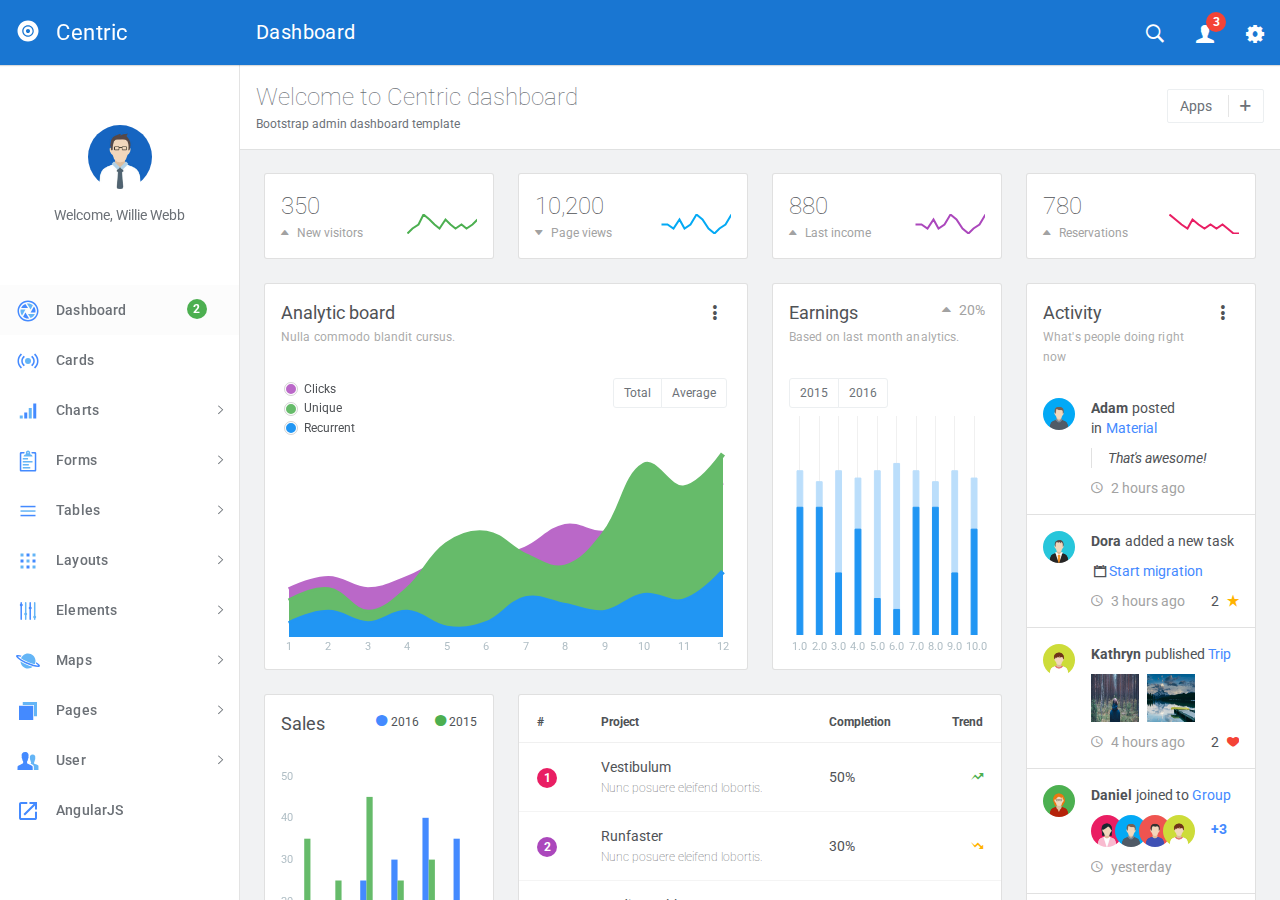
<file: src/dashboard.html>
<!DOCTYPE html>
<html lang="en">
  <head>
    <meta charset="utf-8">
    <meta name="viewport" content="width=device-width, initial-scale=1, maximum-scale=1">
    <meta name="description" content="Bootstrap Admin Template">
    <meta name="keywords" content="app, responsive, jquery, bootstrap, dashboard, admin">
    <title>Centric - Bootstrap Admin Template</title>
    <!-- Vendor styles-->
    <!-- build:css(../app) css/vendor.css-->
    <!-- Animate.CSS-->
    <link rel="stylesheet" href="assets/vendor/animate.css/animate.css">
    <!-- Bootstrap-->
    <link rel="stylesheet" href="assets/vendor/bootstrap/dist/css/bootstrap.min.css">
    <!-- Ionicons-->
    <link rel="stylesheet" href="assets/vendor/ionicons/css/ionicons.css">
    <!-- Bluimp Gallery-->
    <link rel="stylesheet" href="assets/vendor/blueimp-gallery/css/blueimp-gallery.css">
    <link rel="stylesheet" href="assets/vendor/blueimp-gallery/css/blueimp-gallery-indicator.css">
    <link rel="stylesheet" href="assets/vendor/blueimp-gallery/css/blueimp-gallery-video.css">
    <!-- Datepicker-->
    <link rel="stylesheet" href="assets/vendor/bootstrap-datepicker/dist/css/bootstrap-datepicker3.css">
    <!-- Rickshaw-->
    <link rel="stylesheet" href="assets/vendor/rickshaw/rickshaw.css">
    <!-- Select2-->
    <link rel="stylesheet" href="assets/vendor/select2/dist/css/select2.css">
    <!-- Clockpicker-->
    <link rel="stylesheet" href="assets/vendor/clockpicker/dist/bootstrap-clockpicker.css">
    <!-- Range Slider-->
    <link rel="stylesheet" href="assets/vendor/nouislider/distribute/nouislider.min.css">
    <!-- ColorPicker-->
    <link rel="stylesheet" href="assets/vendor/mjolnic-bootstrap-colorpicker/dist/css/bootstrap-colorpicker.css">
    <!-- Summernote-->
    <link rel="stylesheet" href="assets/vendor/summernote/dist/summernote.css">
    <!-- Dropzone-->
    <link rel="stylesheet" href="assets/vendor/dropzone/dist/basic.css">
    <link rel="stylesheet" href="assets/vendor/dropzone/dist/dropzone.css">
    <!-- Xeditable-->
    <link rel="stylesheet" href="assets/vendor/x-editable/dist/bootstrap3-editable/css/bootstrap-editable.css">
    <!-- Bootgrid-->
    <link rel="stylesheet" href="assets/vendor/jquery.bootgrid/dist/jquery.bootgrid.css">
    <!-- Datatables-->
    <link rel="stylesheet" href="assets/vendor/datatables/media/css/jquery.dataTables.css">
    <!-- Sweet Alert-->
    <link rel="stylesheet" href="assets/vendor/sweetalert/dist/sweetalert.css">
    <!-- Loaders.CSS-->
    <link rel="stylesheet" href="assets/vendor/loaders.css/loaders.css">
    <!-- Material Floating Button-->
    <link rel="stylesheet" href="assets/vendor/ng-material-floating-button/mfb/dist/mfb.css">
    <!-- Material Colors-->
    <link rel="stylesheet" href="assets/vendor/material-colors/dist/colors.css">
    <!-- endbuild-->
    <!-- Application styles-->
    <link rel="stylesheet" href="assets/css/app.css">
  </head>
  <body class="theme-1">
    <div class="layout-container">
      <!-- top navbar-->
      <header class="header-container">
        <nav>
          <ul class="visible-xs visible-sm">
            <li><a id="sidebar-toggler" href="#" class="menu-link menu-link-slide"><span><em></em></span></a></li>
          </ul>
          <ul class="hidden-xs">
            <li><a id="offcanvas-toggler" href="#" class="menu-link menu-link-slide"><span><em></em></span></a></li>
          </ul>
          <h2 class="header-title">Dashboard</h2>
          <ul class="pull-right">
            <li><a id="header-search" href="#" class="ripple"><em class="ion-ios-search-strong"></em></a></li>
            <li class="dropdown"><a href="#" data-toggle="dropdown" class="dropdown-toggle has-badge ripple"><em class="ion-person"></em><sup class="badge bg-danger">3</sup></a>
              <ul class="dropdown-menu dropdown-menu-right md-dropdown-menu">
                <li><a href="profile.html"><em class="ion-home icon-fw"></em>Profile</a></li>
                <li><a href="messages.html"><em class="ion-gear-a icon-fw"></em>Messages</a></li>
                <li role="presentation" class="divider"></li>
                <li><a href="user.login.html"><em class="ion-log-out icon-fw"></em>Logout</a></li>
              </ul>
            </li>
            <li><a id="header-settings" href="#" class="ripple"><em class="ion-gear-b"></em></a></li>
          </ul>
        </nav>
      </header>
      <!-- sidebar-->
      <aside class="sidebar-container">
        <div class="sidebar-header">
          <div class="pull-right pt-lg text-muted hidden"><em class="ion-close-round"></em></div><a href="#" class="sidebar-header-logo"><img src="assets/img/logo.png" data-svg-replace="assets/img/logo.svg" alt="Logo"><span class="sidebar-header-logo-text">Centric</span></a>
        </div>
        <div class="sidebar-content">
          <div class="sidebar-toolbar text-center"><a href=""><img src="assets/img/user/01.jpg" alt="Profile" class="img-circle thumb64"></a>
            <div class="mt">Welcome, Willie Webb</div>
          </div>
          <nav class="sidebar-nav">
            <ul>
              <li><a href="dashboard.html" class="ripple"><span class="pull-right nav-label"><span class="badge bg-success">2</span></span><span class="nav-icon"><img src="" data-svg-replace="assets/img/icons/aperture.svg" alt="MenuItem" class="hidden"></span><span>Dashboard</span></a></li>
              <li><a href="cards.html" class="ripple"><span class="pull-right nav-label"></span><span class="nav-icon"><img src="" data-svg-replace="assets/img/icons/radio-waves.svg" alt="MenuItem" class="hidden"></span><span>Cards</span></a></li>
              <li><a href="#" class="ripple"><span class="pull-right nav-caret"><em class="ion-ios-arrow-right"></em></span><span class="pull-right nav-label"></span><span class="nav-icon"><img src="" data-svg-replace="assets/img/icons/connection-bars.svg" alt="MenuItem" class="hidden"></span><span>Charts</span></a>
                <ul class="sidebar-subnav">
                  <li><a href="flot.html" class="ripple"><span class="pull-right nav-label"></span><span>Flot</span></a></li>
                  <li><a href="radial.html" class="ripple"><span class="pull-right nav-label"></span><span>Radial</span></a></li>
                  <li><a href="rickshaw.html" class="ripple"><span class="pull-right nav-label"></span><span>Rickshaw</span></a></li>
                </ul>
              </li>
              <li><a href="#" class="ripple"><span class="pull-right nav-caret"><em class="ion-ios-arrow-right"></em></span><span class="pull-right nav-label"></span><span class="nav-icon"><img src="" data-svg-replace="assets/img/icons/clipboard.svg" alt="MenuItem" class="hidden"></span><span>Forms</span></a>
                <ul class="sidebar-subnav">
                  <li><a href="forms.classic.html" class="ripple"><span class="pull-right nav-label"></span><span>Classic</span></a></li>
                  <li><a href="validation.html" class="ripple"><span class="pull-right nav-label"></span><span>Validation</span></a></li>
                  <li><a href="forms.advanced.html" class="ripple"><span class="pull-right nav-label"></span><span>Advanced</span></a></li>
                  <li><a href="material.html" class="ripple"><span class="pull-right nav-label"></span><span>Material</span></a></li>
                  <li><a href="editor.html" class="ripple"><span class="pull-right nav-label"></span><span>Editors</span></a></li>
                  <li><a href="dropzone.html" class="ripple"><span class="pull-right nav-label"></span><span>Dropzone</span></a></li>
                  <li><a href="xeditable.html" class="ripple"><span class="pull-right nav-label"></span><span>xEditable</span></a></li>
                  <li><a href="wizard.html" class="ripple"><span class="pull-right nav-label"></span><span>Wizard</span></a></li>
                </ul>
              </li>
              <li><a href="#" class="ripple"><span class="pull-right nav-caret"><em class="ion-ios-arrow-right"></em></span><span class="pull-right nav-label"></span><span class="nav-icon"><img src="" data-svg-replace="assets/img/icons/navicon.svg" alt="MenuItem" class="hidden"></span><span>Tables</span></a>
                <ul id="tables" class="sidebar-subnav">
                  <li><a href="tables.classic.html" class="ripple"><span class="pull-right nav-label"></span><span>Classic</span></a></li>
                  <li><a href="datatable.html" class="ripple"><span class="pull-right nav-label"></span><span>Datatable</span></a></li>
                  <li><a href="bootgrid.html" class="ripple"><span class="pull-right nav-label"></span><span>Bootgrid</span></a></li>
                </ul>
              </li>
              <li><a href="#" class="ripple"><span class="pull-right nav-caret"><em class="ion-ios-arrow-right"></em></span><span class="pull-right nav-label"></span><span class="nav-icon"><img src="" data-svg-replace="assets/img/icons/grid.svg" alt="MenuItem" class="hidden"></span><span>Layouts</span></a>
                <ul id="layouts" class="sidebar-subnav">
                  <li><a href="layouts.columns.html" class="ripple"><span class="pull-right nav-label"></span><span>Columns</span></a></li>
                  <li><a href="layouts.overlap.html" class="ripple"><span class="pull-right nav-label"></span><span>Overlap</span></a></li>
                  <li><a href="layouts.boxed.html" class="ripple"><span class="pull-right nav-label"></span><span>Boxed</span></a></li>
                  <li><a href="layouts.tabs.html" class="ripple"><span class="pull-right nav-label"></span><span>Tabs</span></a></li>
                  <li><a href="layouts.containers.html" class="ripple"><span class="pull-right nav-label"></span><span>Containers</span></a></li>
                </ul>
              </li>
              <li><a href="#" class="ripple"><span class="pull-right nav-caret"><em class="ion-ios-arrow-right"></em></span><span class="pull-right nav-label"></span><span class="nav-icon"><img src="" data-svg-replace="assets/img/icons/levels.svg" alt="MenuItem" class="hidden"></span><span>Elements</span></a>
                <ul id="elements" class="sidebar-subnav">
                  <li><a href="colors.html" class="ripple"><span class="pull-right nav-label"></span><span>Colors</span></a></li>
                  <li><a href="whiteframes.html" class="ripple"><span class="pull-right nav-label"></span><span>Whiteframes</span></a></li>
                  <li><a href="lists.html" class="ripple"><span class="pull-right nav-label"></span><span>Lists</span></a></li>
                  <li><a href="bootstrapui.html" class="ripple"><span class="pull-right nav-label"></span><span>Bootstrap</span></a></li>
                  <li><a href="buttons.html" class="ripple"><span class="pull-right nav-label"></span><span>Buttons</span></a></li>
                  <li><a href="sweetalert.html"><span class="pull-right nav-label"></span><span>Sweet-alert</span></a></li>
                  <li><a href="spinners.html" class="ripple"><span class="pull-right nav-label"></span><span>Spinners</span></a></li>
                  <li><a href="nestable.html" class="ripple"><span class="pull-right nav-label"></span><span>Nestable</span></a></li>
                  <li><a href="grid.html" class="ripple"><span class="pull-right nav-label"></span><span>Grid</span></a></li>
                  <li><a href="grid-masonry.html" class="ripple"><span class="pull-right nav-label"></span><span>Grid Masonry</span></a></li>
                  <li><a href="typography.html" class="ripple"><span class="pull-right nav-label"></span><span>Typography</span></a></li>
                  <li><a href="icons.html" class="ripple"><span class="pull-right nav-label"></span><span>Icons</span></a></li>
                  <li><a href="utilities.html" class="ripple"><span class="pull-right nav-label"></span><span>Utilities</span></a></li>
                </ul>
              </li>
              <li><a href="#" class="ripple"><span class="pull-right nav-caret"><em class="ion-ios-arrow-right"></em></span><span class="pull-right nav-label"></span><span class="nav-icon"><img src="" data-svg-replace="assets/img/icons/planet.svg" alt="MenuItem" class="hidden"></span><span>Maps</span></a>
                <ul id="maps" class="sidebar-subnav">
                  <li><a href="google-map-full.html" class="ripple"><span class="pull-right nav-label"></span><span>Google Maps Full</span></a></li>
                  <li><a href="google-map.html" class="ripple"><span class="pull-right nav-label"></span><span>Google Maps</span></a></li>
                  <li><a href="vector-map.html" class="ripple"><span class="pull-right nav-label"></span><span>Vector Maps</span></a></li>
                  <li><a href="datamaps.html" class="ripple"><span class="pull-right nav-label"></span><span>Datamaps</span></a></li>
                </ul>
              </li>
              <li><a href="#" class="ripple"><span class="pull-right nav-caret"><em class="ion-ios-arrow-right"></em></span><span class="pull-right nav-label"></span><span class="nav-icon"><img src="" data-svg-replace="assets/img/icons/ios-browsers.svg" alt="MenuItem" class="hidden"></span><span>Pages</span></a>
                <ul id="pages" class="sidebar-subnav">
                  <li><a href="timeline.html" class="ripple"><span class="pull-right nav-label"></span><span>Timeline</span></a></li>
                  <li><a href="invoice.html" class="ripple"><span class="pull-right nav-label"></span><span>Invoice</span></a></li>
                  <li><a href="pricing.html" class="ripple"><span class="pull-right nav-label"></span><span>Pricing</span></a></li>
                  <li><a href="contacts.html" class="ripple"><span class="pull-right nav-label"></span><span>Contacts</span></a></li>
                  <li><a href="faq.html" class="ripple"><span class="pull-right nav-label"></span><span>FAQ</span></a></li>
                  <li><a href="projects.html" class="ripple"><span class="pull-right nav-label"></span><span>Projects</span></a></li>
                  <li><a href="blog.html" class="ripple"><span class="pull-right nav-label"></span><span>Blog</span></a></li>
                  <li><a href="blog.article.html" class="ripple"><span class="pull-right nav-label"></span><span>Article</span></a></li>
                  <li><a href="profile.html" class="ripple"><span class="pull-right nav-label"></span><span>Profile</span></a></li>
                  <li><a href="gallery.html" class="ripple"><span class="pull-right nav-label"></span><span>Gallery</span></a></li>
                  <li><a href="wall.html" class="ripple"><span class="pull-right nav-label"></span><span>Wall</span></a></li>
                  <li><a href="search.html" class="ripple"><span class="pull-right nav-label"></span><span>Search</span></a></li>
                  <li><a href="messages.html" class="ripple"><span class="pull-right nav-label"></span><span>Messages Board</span></a></li>
                </ul>
              </li>
              <li><a href="#" class="ripple"><span class="pull-right nav-caret"><em class="ion-ios-arrow-right"></em></span><span class="pull-right nav-label"></span><span class="nav-icon"><img src="" data-svg-replace="assets/img/icons/person-stalker.svg" alt="MenuItem" class="hidden"></span><span>User</span></a>
                <ul id="user" class="sidebar-subnav">
                  <li><a href="login.html" class="ripple"><span class="pull-right nav-label"></span><span>Login</span></a></li>
                  <li><a href="signup.html" class="ripple"><span class="pull-right nav-label"></span><span>Signup</span></a></li>
                  <li><a href="lock.html" class="ripple"><span class="pull-right nav-label"></span><span>Lock</span></a></li>
                  <li><a href="recover.html" class="ripple"><span class="pull-right nav-label"></span><span>Recover</span></a></li>
                </ul>
              </li>
              <li><a href="../../angularjs/" class="ripple"><span class="nav-icon"><em class="ion-android-open"></em></span><span>AngularJS</span></a></li>
            </ul>
          </nav>
        </div>
      </aside>
      <div class="sidebar-layout-obfuscator"></div>
      <!-- Main section-->
      <main class="main-container">
        <!-- Page content-->
        <section>
          <div class="content-heading bg-white">
            <div class="row">
              <div class="col-sm-9">
                <h4 class="m0 text-thin">Welcome to Centric dashboard</h4><small>Bootstrap admin dashboard template</small>
              </div>
              <div class="col-sm-3 text-right hidden-xs">
                <button type="button" class="mt-sm btn btn-labeled btn-default ripple">Apps<span class="btn-label btn-label-right"><i class="ion-plus-round"></i></span></button>
              </div>
            </div>
          </div>
          <div class="container-fluid">
            <div class="row">
              <div class="col-xs-6 col-lg-3">
                <div class="card">
                  <div class="card-body pv">
                    <div class="clearfix">
                      <div class="pull-left">
                        <h4 class="m0 text-thin">350</h4><small class="m0 text-muted"><em class="mr-sm ion-arrow-up-b"></em>New visitors</small>
                      </div>
                      <div class="pull-right mt-lg">
                        <div id="sparkline2" data-line-color="#4caf50" class="sparkline"></div>
                      </div>
                    </div>
                  </div>
                </div>
              </div>
              <div class="col-xs-6 col-lg-3">
                <div class="card">
                  <div class="card-body pv">
                    <div class="clearfix">
                      <div class="pull-left">
                        <h4 class="m0 text-thin">10,200</h4><small class="m0 text-muted"><em class="mr-sm ion-arrow-down-b"></em>Page views</small>
                      </div>
                      <div class="pull-right mt-lg">
                        <div id="sparkline1" data-line-color="#03A9F4" class="sparkline"></div>
                      </div>
                    </div>
                  </div>
                </div>
              </div>
              <div class="col-xs-6 col-lg-3 visible-lg">
                <div class="card">
                  <div class="card-body pv">
                    <div class="clearfix">
                      <div class="pull-left">
                        <h4 class="m0 text-thin">880</h4><small class="m0 text-muted"><em class="mr-sm ion-arrow-up-b"></em>Last income</small>
                      </div>
                      <div class="pull-right mt-lg">
                        <div id="sparkline3" data-line-color="#ab47bc" class="sparkline"></div>
                      </div>
                    </div>
                  </div>
                </div>
              </div>
              <div class="col-xs-6 col-lg-3 visible-lg">
                <div class="card">
                  <div class="card-body pv">
                    <div class="clearfix">
                      <div class="pull-left">
                        <h4 class="m0 text-thin">780</h4><small class="m0 text-muted"><em class="mr-sm ion-arrow-up-b"></em>Reservations</small>
                      </div>
                      <div class="pull-right mt-lg">
                        <div id="sparkline4" data-line-color="#e91e63" class="sparkline"></div>
                      </div>
                    </div>
                  </div>
                </div>
              </div>
            </div>
            <div class="row">
              <div class="col-lg-9 col-md-12">
                <div class="row">
                  <div class="col-lg-8">
                    <div class="card">
                      <div class="card-heading">
                        <!-- START dropdown-->
                        <div class="pull-right dropdown">
                          <button type="button" data-toggle="dropdown" class="btn btn-default btn-flat btn-flat-icon ripple"><em class="ion-android-more-vertical"></em></button>
                          <ul role="menu" class="dropdown-menu md-dropdown-menu dropdown-menu-right">
                            <li><a href="">Last 30 days</a></li>
                            <li><a href="">Last week</a></li>
                            <li><a href="">Last year</a></li>
                          </ul>
                        </div>
                        <!-- END dropdown-->
                        <div class="card-title">Analytic board</div><small>Nulla commodo blandit cursus.</small>
                      </div>
                      <div class="card-body">
                        <div role="group" aria-label="..." class="pull-right pr-sm btn-group btn-group-sm">
                          <button type="button" class="btn btn-default btn-xs btn-default">Total</button>
                          <button type="button" class="btn btn-default btn-xs btn-default">Average</button>
                        </div>
                        <div id="flot-main-spline" class="flot-chart flot-chart-lg flot-legend-left"></div>
                      </div>
                    </div>
                  </div>
                  <div class="col-lg-4">
                    <div class="card">
                      <div class="card-heading">
                        <div class="pull-right">
                          <p class="m0 text-muted"><em class="mr-sm ion-arrow-up-b"></em>20%</p>
                        </div>
                        <div class="card-title">Earnings</div><small>Based on last month analytics.</small>
                      </div>
                      <div class="card-body">
                        <div role="group" aria-label="..." class="btn-group btn-group-sm">
                          <button type="button" class="btn btn-default btn-xs btn-default">2015</button>
                          <button type="button" class="btn btn-default btn-xs btn-default">2016</button>
                        </div>
                        <div id="flot-stacked-chart" data-height="245px" class="flot-chart"></div>
                      </div>
                    </div>
                  </div>
                </div>
                <div class="row">
                  <div class="col-xs-12 col-lg-4">
                    <div class="card">
                      <div class="card-heading">
                        <div class="pull-right"><span class="mr"><em class="ion-record spr text-primary"></em><small class="va-middle">2016</small></span><span><em class="ion-record spr text-success"></em><small class="va-middle">2015</small></span></div>
                        <div class="card-title">Sales</div>
                      </div>
                      <div class="card-body">
                        <div id="flot-bar-chart" data-height="235" class="flot-chart flot-chart-md"></div>
                      </div>
                    </div>
                  </div>
                  <div class="col-xs-12 col-lg-8">
                    <div class="card">
                      <!-- START table-responsive-->
                      <div class="table-responsive">
                        <table class="table">
                          <thead>
                            <tr>
                              <th>#</th>
                              <th>Project</th>
                              <th>Completion</th>
                              <th class="text-right">Trend</th>
                            </tr>
                          </thead>
                          <tbody>
                            <tr>
                              <td class="va-middle"><span class="badge bg-pink-500">1</span></td>
                              <td>
                                <p class="m0">Vestibulum<br><small class="text-thin">Nunc posuere eleifend lobortis.</small></p>
                              </td>
                              <td class="va-middle">50%</td>
                              <td class="text-right va-middle"><em class="ion-arrow-graph-up-right text-success"></em></td>
                            </tr>
                            <tr>
                              <td class="va-middle"><span class="badge bg-purple-400">2</span></td>
                              <td>
                                <p class="m0">Runfaster<br><small class="text-thin">Nunc posuere eleifend lobortis.</small></p>
                              </td>
                              <td class="va-middle">30%</td>
                              <td class="text-right va-middle"><em class="ion-arrow-graph-down-right text-warning"></em></td>
                            </tr>
                            <tr>
                              <td class="va-middle"><span class="badge bg-indigo-500">3</span></td>
                              <td>
                                <p class="m0">Medic Healthcare<br><small class="text-thin">Nunc posuere eleifend lobortis.</small></p>
                              </td>
                              <td class="va-middle">80%</td>
                              <td class="text-right va-middle"><em class="ion-arrow-graph-up-right text-success"></em></td>
                            </tr>
                            <tr>
                              <td class="va-middle"><span class="badge bg-info">4</span></td>
                              <td>
                                <p class="m0">Videotubeyou<br><small class="text-thin">Nunc posuere eleifend lobortis.</small></p>
                              </td>
                              <td class="va-middle">50%</td>
                              <td class="text-right va-middle"><em class="ion-arrow-graph-down-right text-warning"></em></td>
                            </tr>
                          </tbody>
                        </table>
                      </div>
                      <!-- END table-responsive-->
                    </div>
                  </div>
                </div>
              </div>
              <div class="col-lg-3 col-xs-12">
                <!-- Activity feed-->
                <div class="card">
                  <div class="card-heading">
                    <!-- START dropdown-->
                    <div class="pull-right dropdown">
                      <button type="button" data-toggle="dropdown" class="btn btn-default btn-flat btn-flat-icon"><em class="ion-android-more-vertical"></em></button>
                      <ul role="menu" class="dropdown-menu md-dropdown-menu dropdown-menu-right">
                        <li><a href="">Last 30 days</a></li>
                        <li><a href="">Last week</a></li>
                        <li><a href="">Last year</a></li>
                      </ul>
                    </div>
                    <!-- END dropdown-->
                    <div class="card-title">Activity</div><small>What's people doing right now</small>
                  </div>
                  <div class="card-body bb">
                    <p class="pull-left mr"><a href=""><img src="assets/img/user/04.jpg" alt="User" class="img-circle thumb32"></a></p>
                    <div class="oh">
                      <p><strong class="spr">Adam</strong><span class="spr">posted in</span><a href="">Material</a></p>
                      <p class="bl pl"><i>That's awesome!</i></p>
                      <div class="clearfix">
                        <div class="pull-left text-muted"><em class="ion-android-time mr-sm"></em><span>2 hours ago</span></div>
                      </div>
                    </div>
                  </div>
                  <div class="card-body bb">
                    <p class="pull-left mr"><a href=""><img src="assets/img/user/06.jpg" alt="User" class="img-circle thumb32"></a></p>
                    <div class="oh">
                      <p><strong class="spr">Dora</strong><span>added a new task</span></p>
                      <p><em class="ion-calendar icon-fw"></em><a href="">Start migration</a></p>
                      <div class="clearfix">
                        <div class="pull-left text-muted"><em class="ion-android-time mr-sm"></em><span>3 hours ago</span></div>
                        <div class="pull-right"><span>2</span><em class="ion-star ml-sm text-warning"></em></div>
                      </div>
                    </div>
                  </div>
                  <div class="card-body bb">
                    <p class="pull-left mr"><a href=""><img src="assets/img/user/07.jpg" alt="User" class="img-circle thumb32"></a></p>
                    <div class="oh">
                      <p><strong class="spr">Kathryn</strong><span class="spr">published</span><a href="">Trip</a></p>
                      <p><a href=""><img src="assets/img/pic1.jpg" alt="Pic" class="mr-sm thumb48"></a><a href=""><img src="assets/img/pic2.jpg" alt="Pic" class="mr-sm thumb48"></a></p>
                      <div class="clearfix">
                        <div class="pull-left text-muted"><em class="ion-android-time mr-sm"></em><span>4 hours ago</span></div>
                        <div class="pull-right"><span>2</span><em class="ion-ios-heart ml-sm text-danger"></em></div>
                      </div>
                    </div>
                  </div>
                  <div class="card-body bb">
                    <p class="pull-left mr"><a href=""><img src="assets/img/user/02.jpg" alt="User" class="img-circle thumb32"></a></p>
                    <div class="oh">
                      <p><strong class="spr">Daniel</strong><span class="spr">joined to</span><a href="">Group</a></p>
                      <p><span class="image-list"><a href=""><img src="assets/img/user/03.jpg" alt="User" class="img-circle thumb32"></a><a href=""><img src="assets/img/user/04.jpg" alt="User" class="img-circle thumb32"></a><a href=""><img src="assets/img/user/05.jpg" alt="User" class="img-circle thumb32"></a><a href=""><img src="assets/img/user/07.jpg" alt="User" class="img-circle thumb32"></a><strong><a href="" class="ml-sm link-unstyled">+3</a></strong></span></p>
                      <div class="clearfix">
                        <div class="pull-left text-muted"><em class="ion-android-time mr-sm"></em><span>yesterday</span></div>
                      </div>
                    </div>
                  </div>
                  <div class="card-body bb">
                    <p class="pull-left mr"><a href=""><img src="assets/img/user/03.jpg" alt="User" class="img-circle thumb32"></a></p>
                    <div class="oh">
                      <p><strong class="spr">Leroy Day</strong><span class="spr">wakes up!</span></p>
                      <p class="bl pl"><i>That's awesome!</i></p>
                      <div class="clearfix">
                        <div class="pull-left text-muted"><em class="ion-android-time mr-sm"></em><span>2 weeks ago</span></div>
                      </div>
                    </div>
                  </div><a href="" class="card-footer btn btn-flat btn-default"><small class="text-center text-muted lh1">See more activities</small></a>
                </div>
              </div>
            </div>
            <div class="row">
              <div class="col-lg-4 col-md-6">
                <div class="card">
                  <div class="card-heading bg-pink-500 ripple ripple-block">
                    <div class="card-title text-center"><small>October</small>
                      <h4 class="mv-sm text-md">12</h4><span>Monday</span>
                    </div>
                  </div>
                  <div class="ui-datepicker-responsive">
                    <div id="dashboard-datepicker" data-date="04/04/2016" class="ui-datepicker"></div>
                  </div>
                </div>
              </div>
              <div class="col-lg-4 col-md-6">
                <div class="card">
                  <div class="card-heading">
                    <div class="card-title">
                      <div class="pull-right"><em class="ion-ios-people text-soft icon-lg"></em></div>Resources distribution
                    </div>
                  </div>
                  <div class="card-body pt0">
                    <div id="vector-map" style="height:240px" class="vector-map"></div>
                  </div>
                  <ul class="list-group m0">
                    <li class="list-group-item"><span>Silicon Valley</span><span class="badge badge-xs bg-green-500">15</span></li>
                    <li class="list-group-item"><span>Chicago</span><span class="badge badge-xs bg-pink-500">9</span></li>
                    <li class="list-group-item"><span>Houston</span><span class="badge badge-xs bg-purple-500">3</span></li>
                    <li class="list-group-item"><span>Others</span><span class="badge badge-xs bg-blue-500">25</span></li>
                  </ul>
                </div>
              </div>
              <div class="col-lg-4 col-md-12">
                <div class="card">
                  <div class="card-heading">
                    <div class="card-title">
                      <div class="pull-right"><a href=""><em class="ion-plus-round text-soft"></em></a></div>Tasks
                    </div>
                  </div>
                  <div class="card-body text-center pt0">
                    <div id="dashboard-easypiechartTask" data-percent="85" class="easypie-chart block-center"><small class="percentage">Goal</small></div>
                    <p class="mv">85% productivity</p>
                  </div>
                  <div class="list-group m0"><a href="" class="list-group-item bt0"><span class="text-sm">Work on project presentation</span><span class="pull-right"><em class="ion-ios-arrow-right"></em></span></a><a href="" class="list-group-item"><span class="text-sm">Prepare a call with Robert</span><span class="pull-right"><em class="ion-ios-arrow-right"></em></span></a><a href="" class="list-group-item"><span class="text-sm">Release a new version</span><span class="pull-right"><em class="ion-ios-arrow-right"></em></span></a><a href="" class="list-group-item bb0"><span class="text-sm">Tell Houston there's no problem</span><span class="pull-right"><em class="ion-ios-arrow-right"></em></span></a></div>
                  <div id="flot-task-chart" data-height="90" class="flot-chart flot-chart-sm"></div>
                </div>
              </div>
            </div>
          </div>
        </section>
        <!-- Page footer-->
        <footer><span>2017 - Centric app.</span></footer>
      </main>
    </div>
    <!-- Search template-->
    <div tabindex="-1" role="dialog" class="modal modal-top fade modal-search">
      <div class="modal-dialog">
        <div class="modal-content">
          <div class="modal-body">
            <div class="pull-left">
              <button type="button" data-dismiss="modal" class="btn btn-flat"><em class="ion-arrow-left-c icon-24"></em></button>
            </div>
            <div class="pull-right">
              <button type="button" class="btn btn-flat"><em class="ion-android-microphone icon-24"></em></button>
            </div>
            <form action="#" class="oh">
              <div class="mda-form-control pt0">
                <input type="text" placeholder="Search.." data-localize="header.SEARCH" class="form-control header-input-search">
                <div class="mda-form-control-line"></div>
              </div>
            </form>
          </div>
        </div>
      </div>
    </div>
    <!-- End Search template-->
    <!-- Settings template-->
    <div tabindex="-1" role="dialog" class="modal-settings modal modal-right fade">
      <div class="modal-dialog modal-lg">
        <div class="modal-content">
          <div class="modal-header">
            <div data-dismiss="modal" class="pull-right clickable"><em class="ion-close-round text-soft"></em></div>
            <h4 class="modal-title"><span>Settings</span></h4>
          </div>
          <div class="modal-body">
            <div class="clearfix mb">
              <div class="pull-left wd-tiny mb">
                <div class="setting-color">
                  <label class="preview-theme-1">
                    <input type="radio" checked="checked" name="setting-theme" value="0"><span class="ion-checkmark-round"></span>
                    <div class="t-grid">
                      <div class="t-row">
                        <div class="t-col preview-header"></div>
                        <div class="t-col preview-sidebar"></div>
                        <div class="t-col preview-content"></div>
                      </div>
                    </div>
                  </label>
                </div>
              </div>
              <div class="pull-left wd-tiny mb">
                <div class="setting-color">
                  <label class="preview-theme-2">
                    <input type="radio" name="setting-theme" value="1"><span class="ion-checkmark-round"></span>
                    <div class="t-grid">
                      <div class="t-row">
                        <div class="t-col preview-header"></div>
                        <div class="t-col preview-sidebar"></div>
                        <div class="t-col preview-content"></div>
                      </div>
                    </div>
                  </label>
                </div>
              </div>
              <div class="pull-left wd-tiny mb">
                <div class="setting-color">
                  <label class="preview-theme-3">
                    <input type="radio" name="setting-theme" value="2"><span class="ion-checkmark-round"></span>
                    <div class="t-grid">
                      <div class="t-row">
                        <div class="t-col preview-header"></div>
                        <div class="t-col preview-sidebar"></div>
                        <div class="t-col preview-content"></div>
                      </div>
                    </div>
                  </label>
                </div>
              </div>
              <div class="pull-left wd-tiny mb">
                <div class="setting-color">
                  <label class="preview-theme-4">
                    <input type="radio" name="setting-theme" value="3"><span class="ion-checkmark-round"></span>
                    <div class="t-grid">
                      <div class="t-row">
                        <div class="t-col preview-header"></div>
                        <div class="t-col preview-sidebar"></div>
                        <div class="t-col preview-content"></div>
                      </div>
                    </div>
                  </label>
                </div>
              </div>
              <div class="pull-left wd-tiny mb">
                <div class="setting-color">
                  <label class="preview-theme-5">
                    <input type="radio" name="setting-theme" value="4"><span class="ion-checkmark-round"></span>
                    <div class="t-grid">
                      <div class="t-row">
                        <div class="t-col preview-header"></div>
                        <div class="t-col preview-sidebar"></div>
                        <div class="t-col preview-content"></div>
                      </div>
                    </div>
                  </label>
                </div>
              </div>
              <div class="pull-left wd-tiny mb">
                <div class="setting-color">
                  <label class="preview-theme-6">
                    <input type="radio" name="setting-theme" value="5"><span class="ion-checkmark-round"></span>
                    <div class="t-grid">
                      <div class="t-row">
                        <div class="t-col preview-header"></div>
                        <div class="t-col preview-sidebar"></div>
                        <div class="t-col preview-content"></div>
                      </div>
                    </div>
                  </label>
                </div>
              </div>
              <div class="pull-left wd-tiny mb">
                <div class="setting-color">
                  <label class="preview-theme-7">
                    <input type="radio" name="setting-theme" value="6"><span class="ion-checkmark-round"></span>
                    <div class="t-grid">
                      <div class="t-row">
                        <div class="t-col preview-header"></div>
                        <div class="t-col preview-sidebar"></div>
                        <div class="t-col preview-content"></div>
                      </div>
                    </div>
                  </label>
                </div>
              </div>
              <div class="pull-left wd-tiny mb">
                <div class="setting-color">
                  <label class="preview-theme-8">
                    <input type="radio" name="setting-theme" value="7"><span class="ion-checkmark-round"></span>
                    <div class="t-grid">
                      <div class="t-row">
                        <div class="t-col preview-header"></div>
                        <div class="t-col preview-sidebar"></div>
                        <div class="t-col preview-content"></div>
                      </div>
                    </div>
                  </label>
                </div>
              </div>
              <div class="pull-left wd-tiny mb">
                <div class="setting-color">
                  <label class="preview-theme-9">
                    <input type="radio" name="setting-theme" value="8"><span class="ion-checkmark-round"></span>
                    <div class="t-grid">
                      <div class="t-row">
                        <div class="t-col preview-header"></div>
                        <div class="t-col preview-sidebar"></div>
                        <div class="t-col preview-content"></div>
                      </div>
                    </div>
                  </label>
                </div>
              </div>
            </div>
            <hr>
            <p>
              <label class="mda-checkbox">
                <input id="sidebar-showheader" type="checkbox" checked=""><em class="bg-indigo-500"></em>Sidebar header
              </label>
            </p>
            <p>
              <label class="mda-checkbox">
                <input id="sidebar-showtoolbar" type="checkbox" checked=""><em class="bg-indigo-500"></em>Sidebar toolbar
              </label>
            </p>
            <p>
              <label class="mda-checkbox">
                <input id="sidebar-offcanvas" type="checkbox"><em class="bg-indigo-500"></em>Sidebar offcanvas
              </label>
            </p>
            <hr>
            <p>Navigation icon</p>
            <p>
              <label class="mda-radio">
                <input type="radio" name="headerMenulink" value="menu-link-close"><em class="bg-indigo-500"></em>Close icon
              </label>
            </p>
            <p>
              <label class="mda-radio">
                <input type="radio" checked="" name="headerMenulink" value="menu-link-slide"><em class="bg-indigo-500"></em>Slide arrow
              </label>
            </p>
            <p>
              <label class="mda-radio">
                <input type="radio" name="headerMenulink" value="menu-link-arrow"><em class="bg-indigo-500"></em>Big arrow
              </label>
            </p>
            <hr>
            <button type="button" data-toggle-fullscreen="" class="btn btn-default btn-raised">Toggle fullscreen</button>
            <hr>
            <p>Change language</p>
            <!-- START Language list-->
            <div class="btn-group">
              <button type="button" data-toggle="dropdown" class="btn btn-default btn-block btn-raised">English</button>
              <ul role="menu" class="dropdown-menu dropdown-menu-right animated fadeInUpShort">
                <li><a href="#" data-set-lang="en">English</a></li>
                <li><a href="#" data-set-lang="es">Spanish</a></li>
              </ul>
            </div>
            <!-- END Language list-->
          </div>
        </div>
      </div>
    </div>
    <!-- End Settings template-->
    <!-- Google Maps API-->
    <script type="text/javascript" src="http://maps.google.com/maps/api/js?key=AIzaSyD_MleSHludEfiKUi1CCyumkv74Pm4u8Is"></script>
    <!-- build:js(../app) js/vendor.js-->
    <!-- Modernizr-->
    <script src="assets/vendor/modernizr/modernizr.custom.js"></script>
    <!-- jQuery-->
    <script src="assets/vendor/jquery/dist/jquery.js"></script>
    <!-- Bootstrap-->
    <script src="assets/vendor/bootstrap/dist/js/bootstrap.js"></script>
    <!-- jQuery Browser-->
    <script src="assets/vendor/jquery.browser/dist/jquery.browser.js"></script>
    <!-- Material Colors-->
    <script src="assets/vendor/material-colors/dist/colors.js"></script>
    <!-- Bootstrap Filestyle-->
    <script src="assets/vendor/bootstrap-filestyle/src/bootstrap-filestyle.js"></script>
    <!-- Flot charts-->
    <script src="assets/vendor/flot/jquery.flot.js"></script>
    <script src="assets/vendor/flot/jquery.flot.categories.js"></script>
    <script src="assets/vendor/flot-spline/js/jquery.flot.spline.js"></script>
    <script src="assets/vendor/flot.tooltip/js/jquery.flot.tooltip.js"></script>
    <script src="assets/vendor/flot/jquery.flot.resize.js"></script>
    <script src="assets/vendor/flot/jquery.flot.pie.js"></script>
    <script src="assets/vendor/flot/jquery.flot.time.js"></script>
    <script src="assets/vendor/sidebysideimproved/jquery.flot.orderBars.js"></script>
    <!-- jVector Maps-->
    <script src="assets/vendor/ika.jvectormap/jquery-jvectormap-1.2.2.min.js"></script>
    <script src="assets/vendor/ika.jvectormap/jquery-jvectormap-us-mill-en.js"></script>
    <script src="assets/vendor/ika.jvectormap/jquery-jvectormap-world-mill-en.js"></script>
    <!-- Easypie Charts-->
    <script src="assets/vendor/jquery.easy-pie-chart/dist/jquery.easypiechart.js"></script>
    <!-- Screenfull-->
    <script src="assets/vendor/screenfull/dist/screenfull.js"></script>
    <!-- Sparkline-->
    <script src="assets/vendor/sparkline/index.js"></script>
    <!-- Datepicker-->
    <script src="assets/vendor/bootstrap-datepicker/js/bootstrap-datepicker.js"></script>
    <!-- jQuery Knob charts-->
    <script src="assets/vendor/jquery-knob/js/jquery.knob.js"></script>
    <!-- Rickshaw-->
    <script src="assets/vendor/d3/d3.js"></script>
    <script src="assets/vendor/rickshaw/rickshaw.js"></script>
    <!-- jQuery Form Validation-->
    <script src="assets/vendor/jquery-validation/dist/jquery.validate.js"></script>
    <script src="assets/vendor/jquery-validation/dist/additional-methods.js"></script>
    <!-- JQUERY STEPS-->
    <script src="assets/vendor/jquery.steps/build/jquery.steps.js"></script>
    <!-- Select2-->
    <script src="assets/vendor/select2/dist/js/select2.js"></script>
    <!-- Clockpicker-->
    <script src="assets/vendor/clockpicker/dist/bootstrap-clockpicker.js"></script>
    <!-- Range Slider-->
    <script src="assets/vendor/nouislider/distribute/nouislider.js"></script>
    <!-- ColorPicker-->
    <script src="assets/vendor/mjolnic-bootstrap-colorpicker/dist/js/bootstrap-colorpicker.js"></script>
    <!-- Summernote-->
    <script src="assets/vendor/summernote/dist/summernote.js"></script>
    <!-- Dropzone-->
    <script src="assets/vendor/dropzone/dist/dropzone.js"></script>
    <!-- Xeditable-->
    <script src="assets/vendor/x-editable/dist/bootstrap3-editable/js/bootstrap-editable.js"></script>
    <!-- Momentjs-->
    <script src="assets/vendor/moment/min/moment-with-locales.js"></script>
    <!-- Google Maps-->
    <script src="assets/vendor/gmaps/gmaps.js"></script>
    <!-- Bootgrid-->
    <script src="assets/vendor/jquery.bootgrid/dist/jquery.bootgrid.js"></script>
    <script src="assets/vendor/jquery.bootgrid/dist/jquery.bootgrid.fa.js"></script>
    <!-- Datatables-->
    <script src="assets/vendor/datatables/media/js/jquery.dataTables.js"></script>
    <!-- Nestable-->
    <script src="assets/vendor/nestable/jquery.nestable.js"></script>
    <!-- Sweet Alert-->
    <script src="assets/vendor/sweetalert/dist/sweetalert-dev.js"></script>
    <!-- Masonry-->
    <script src="assets/vendor/masonry/dist/masonry.pkgd.js"></script>
    <!-- Images Loaded-->
    <script src="assets/vendor/imagesloaded/imagesloaded.pkgd.js"></script>
    <!-- Loaders.CSS-->
    <script src="assets/vendor/loaders.css/loaders.css.js"></script>
    <!-- jQuery Localize-->
    <script src="assets/vendor/jquery-localize-i18n/dist/jquery.localize.js"></script>
    <!-- Blueimp Gallery-->
    <script src="assets/vendor/blueimp-gallery/js/blueimp-helper.js"></script>
    <script src="assets/vendor/blueimp-gallery/js/blueimp-gallery.js"></script>
    <script src="assets/vendor/blueimp-gallery/js/blueimp-gallery-fullscreen.js"></script>
    <script src="assets/vendor/blueimp-gallery/js/blueimp-gallery-indicator.js"></script>
    <script src="assets/vendor/blueimp-gallery/js/blueimp-gallery-video.js"></script>
    <script src="assets/vendor/blueimp-gallery/js/blueimp-gallery-vimeo.js"></script>
    <script src="assets/vendor/blueimp-gallery/js/blueimp-gallery-youtube.js"></script>
    <script src="assets/vendor/blueimp-gallery/js/jquery.blueimp-gallery.js"></script>
    <!-- Datamaps-->
    <script src="assets/vendor/topojson/topojson.min.js"></script>
    <script src="assets/vendor/datamaps/dist/datamaps.all.js"></script>
    <!-- endbuild-->
    <!-- App script-->
    <script src="assets/js/app.js"></script>
  </body>
</html>
</file>
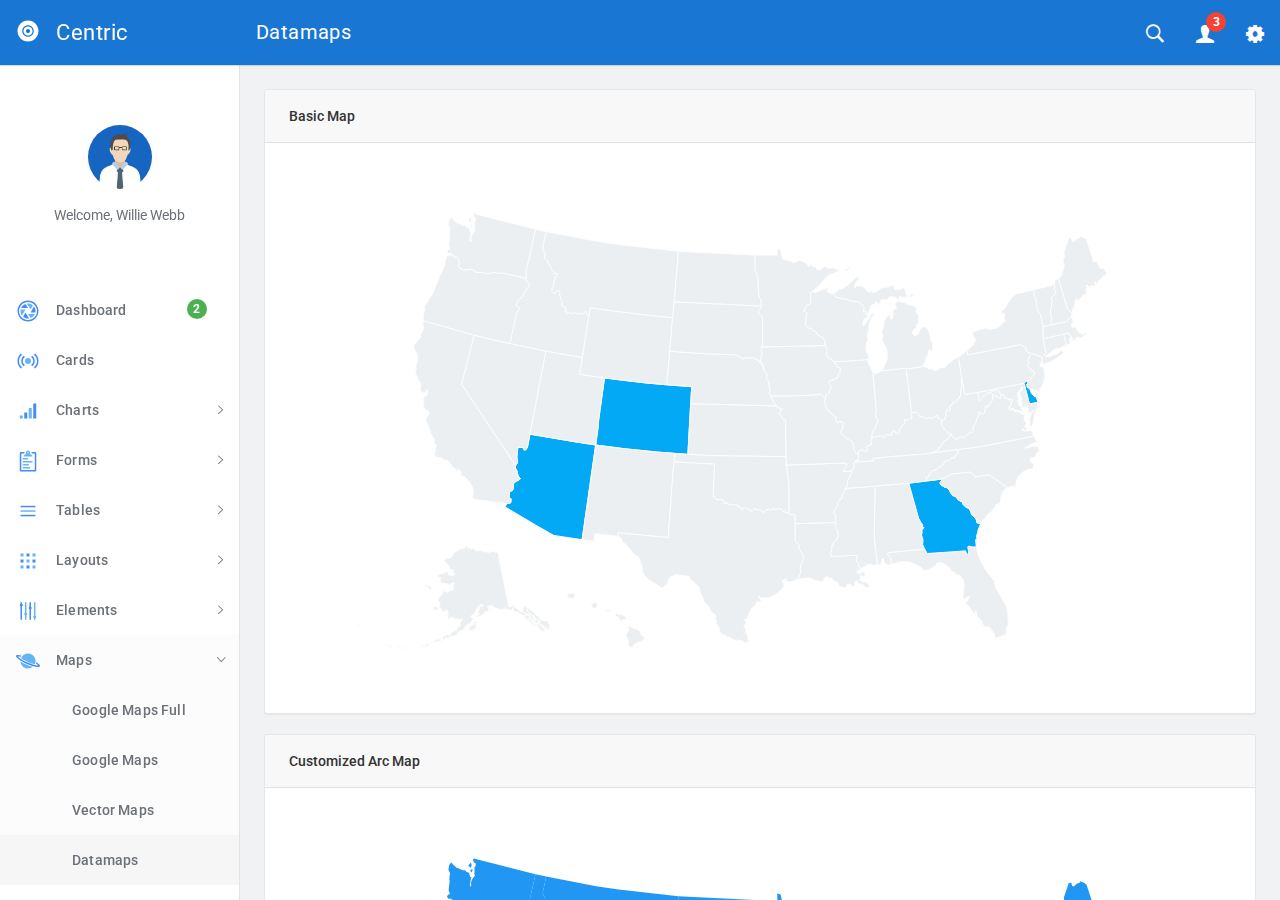
<file: src/datamaps.html>
<!DOCTYPE html>
<html lang="en">
  <head>
    <meta charset="utf-8">
    <meta name="viewport" content="width=device-width, initial-scale=1, maximum-scale=1">
    <meta name="description" content="Bootstrap Admin Template">
    <meta name="keywords" content="app, responsive, jquery, bootstrap, dashboard, admin">
    <title>Centric - Bootstrap Admin Template</title>
    <!-- Vendor styles-->
    <!-- build:css(../app) css/vendor.css-->
    <!-- Animate.CSS-->
    <link rel="stylesheet" href="assets/vendor/animate.css/animate.css">
    <!-- Bootstrap-->
    <link rel="stylesheet" href="assets/vendor/bootstrap/dist/css/bootstrap.min.css">
    <!-- Ionicons-->
    <link rel="stylesheet" href="assets/vendor/ionicons/css/ionicons.css">
    <!-- Bluimp Gallery-->
    <link rel="stylesheet" href="assets/vendor/blueimp-gallery/css/blueimp-gallery.css">
    <link rel="stylesheet" href="assets/vendor/blueimp-gallery/css/blueimp-gallery-indicator.css">
    <link rel="stylesheet" href="assets/vendor/blueimp-gallery/css/blueimp-gallery-video.css">
    <!-- Datepicker-->
    <link rel="stylesheet" href="assets/vendor/bootstrap-datepicker/dist/css/bootstrap-datepicker3.css">
    <!-- Rickshaw-->
    <link rel="stylesheet" href="assets/vendor/rickshaw/rickshaw.css">
    <!-- Select2-->
    <link rel="stylesheet" href="assets/vendor/select2/dist/css/select2.css">
    <!-- Clockpicker-->
    <link rel="stylesheet" href="assets/vendor/clockpicker/dist/bootstrap-clockpicker.css">
    <!-- Range Slider-->
    <link rel="stylesheet" href="assets/vendor/nouislider/distribute/nouislider.min.css">
    <!-- ColorPicker-->
    <link rel="stylesheet" href="assets/vendor/mjolnic-bootstrap-colorpicker/dist/css/bootstrap-colorpicker.css">
    <!-- Summernote-->
    <link rel="stylesheet" href="assets/vendor/summernote/dist/summernote.css">
    <!-- Dropzone-->
    <link rel="stylesheet" href="assets/vendor/dropzone/dist/basic.css">
    <link rel="stylesheet" href="assets/vendor/dropzone/dist/dropzone.css">
    <!-- Xeditable-->
    <link rel="stylesheet" href="assets/vendor/x-editable/dist/bootstrap3-editable/css/bootstrap-editable.css">
    <!-- Bootgrid-->
    <link rel="stylesheet" href="assets/vendor/jquery.bootgrid/dist/jquery.bootgrid.css">
    <!-- Datatables-->
    <link rel="stylesheet" href="assets/vendor/datatables/media/css/jquery.dataTables.css">
    <!-- Sweet Alert-->
    <link rel="stylesheet" href="assets/vendor/sweetalert/dist/sweetalert.css">
    <!-- Loaders.CSS-->
    <link rel="stylesheet" href="assets/vendor/loaders.css/loaders.css">
    <!-- Material Floating Button-->
    <link rel="stylesheet" href="assets/vendor/ng-material-floating-button/mfb/dist/mfb.css">
    <!-- Material Colors-->
    <link rel="stylesheet" href="assets/vendor/material-colors/dist/colors.css">
    <!-- endbuild-->
    <!-- Application styles-->
    <link rel="stylesheet" href="assets/css/app.css">
  </head>
  <body class="theme-1">
    <div class="layout-container">
      <!-- top navbar-->
      <header class="header-container">
        <nav>
          <ul class="visible-xs visible-sm">
            <li><a id="sidebar-toggler" href="#" class="menu-link menu-link-slide"><span><em></em></span></a></li>
          </ul>
          <ul class="hidden-xs">
            <li><a id="offcanvas-toggler" href="#" class="menu-link menu-link-slide"><span><em></em></span></a></li>
          </ul>
          <h2 class="header-title">Datamaps</h2>
          <ul class="pull-right">
            <li><a id="header-search" href="#" class="ripple"><em class="ion-ios-search-strong"></em></a></li>
            <li class="dropdown"><a href="#" data-toggle="dropdown" class="dropdown-toggle has-badge ripple"><em class="ion-person"></em><sup class="badge bg-danger">3</sup></a>
              <ul class="dropdown-menu dropdown-menu-right md-dropdown-menu">
                <li><a href="profile.html"><em class="ion-home icon-fw"></em>Profile</a></li>
                <li><a href="messages.html"><em class="ion-gear-a icon-fw"></em>Messages</a></li>
                <li role="presentation" class="divider"></li>
                <li><a href="user.login.html"><em class="ion-log-out icon-fw"></em>Logout</a></li>
              </ul>
            </li>
            <li><a id="header-settings" href="#" class="ripple"><em class="ion-gear-b"></em></a></li>
          </ul>
        </nav>
      </header>
      <!-- sidebar-->
      <aside class="sidebar-container">
        <div class="sidebar-header">
          <div class="pull-right pt-lg text-muted hidden"><em class="ion-close-round"></em></div><a href="#" class="sidebar-header-logo"><img src="assets/img/logo.png" data-svg-replace="assets/img/logo.svg" alt="Logo"><span class="sidebar-header-logo-text">Centric</span></a>
        </div>
        <div class="sidebar-content">
          <div class="sidebar-toolbar text-center"><a href=""><img src="assets/img/user/01.jpg" alt="Profile" class="img-circle thumb64"></a>
            <div class="mt">Welcome, Willie Webb</div>
          </div>
          <nav class="sidebar-nav">
            <ul>
              <li><a href="dashboard.html" class="ripple"><span class="pull-right nav-label"><span class="badge bg-success">2</span></span><span class="nav-icon"><img src="" data-svg-replace="assets/img/icons/aperture.svg" alt="MenuItem" class="hidden"></span><span>Dashboard</span></a></li>
              <li><a href="cards.html" class="ripple"><span class="pull-right nav-label"></span><span class="nav-icon"><img src="" data-svg-replace="assets/img/icons/radio-waves.svg" alt="MenuItem" class="hidden"></span><span>Cards</span></a></li>
              <li><a href="#" class="ripple"><span class="pull-right nav-caret"><em class="ion-ios-arrow-right"></em></span><span class="pull-right nav-label"></span><span class="nav-icon"><img src="" data-svg-replace="assets/img/icons/connection-bars.svg" alt="MenuItem" class="hidden"></span><span>Charts</span></a>
                <ul class="sidebar-subnav">
                  <li><a href="flot.html" class="ripple"><span class="pull-right nav-label"></span><span>Flot</span></a></li>
                  <li><a href="radial.html" class="ripple"><span class="pull-right nav-label"></span><span>Radial</span></a></li>
                  <li><a href="rickshaw.html" class="ripple"><span class="pull-right nav-label"></span><span>Rickshaw</span></a></li>
                </ul>
              </li>
              <li><a href="#" class="ripple"><span class="pull-right nav-caret"><em class="ion-ios-arrow-right"></em></span><span class="pull-right nav-label"></span><span class="nav-icon"><img src="" data-svg-replace="assets/img/icons/clipboard.svg" alt="MenuItem" class="hidden"></span><span>Forms</span></a>
                <ul class="sidebar-subnav">
                  <li><a href="forms.classic.html" class="ripple"><span class="pull-right nav-label"></span><span>Classic</span></a></li>
                  <li><a href="validation.html" class="ripple"><span class="pull-right nav-label"></span><span>Validation</span></a></li>
                  <li><a href="forms.advanced.html" class="ripple"><span class="pull-right nav-label"></span><span>Advanced</span></a></li>
                  <li><a href="material.html" class="ripple"><span class="pull-right nav-label"></span><span>Material</span></a></li>
                  <li><a href="editor.html" class="ripple"><span class="pull-right nav-label"></span><span>Editors</span></a></li>
                  <li><a href="dropzone.html" class="ripple"><span class="pull-right nav-label"></span><span>Dropzone</span></a></li>
                  <li><a href="xeditable.html" class="ripple"><span class="pull-right nav-label"></span><span>xEditable</span></a></li>
                  <li><a href="wizard.html" class="ripple"><span class="pull-right nav-label"></span><span>Wizard</span></a></li>
                </ul>
              </li>
              <li><a href="#" class="ripple"><span class="pull-right nav-caret"><em class="ion-ios-arrow-right"></em></span><span class="pull-right nav-label"></span><span class="nav-icon"><img src="" data-svg-replace="assets/img/icons/navicon.svg" alt="MenuItem" class="hidden"></span><span>Tables</span></a>
                <ul id="tables" class="sidebar-subnav">
                  <li><a href="tables.classic.html" class="ripple"><span class="pull-right nav-label"></span><span>Classic</span></a></li>
                  <li><a href="datatable.html" class="ripple"><span class="pull-right nav-label"></span><span>Datatable</span></a></li>
                  <li><a href="bootgrid.html" class="ripple"><span class="pull-right nav-label"></span><span>Bootgrid</span></a></li>
                </ul>
              </li>
              <li><a href="#" class="ripple"><span class="pull-right nav-caret"><em class="ion-ios-arrow-right"></em></span><span class="pull-right nav-label"></span><span class="nav-icon"><img src="" data-svg-replace="assets/img/icons/grid.svg" alt="MenuItem" class="hidden"></span><span>Layouts</span></a>
                <ul id="layouts" class="sidebar-subnav">
                  <li><a href="layouts.columns.html" class="ripple"><span class="pull-right nav-label"></span><span>Columns</span></a></li>
                  <li><a href="layouts.overlap.html" class="ripple"><span class="pull-right nav-label"></span><span>Overlap</span></a></li>
                  <li><a href="layouts.boxed.html" class="ripple"><span class="pull-right nav-label"></span><span>Boxed</span></a></li>
                  <li><a href="layouts.tabs.html" class="ripple"><span class="pull-right nav-label"></span><span>Tabs</span></a></li>
                  <li><a href="layouts.containers.html" class="ripple"><span class="pull-right nav-label"></span><span>Containers</span></a></li>
                </ul>
              </li>
              <li><a href="#" class="ripple"><span class="pull-right nav-caret"><em class="ion-ios-arrow-right"></em></span><span class="pull-right nav-label"></span><span class="nav-icon"><img src="" data-svg-replace="assets/img/icons/levels.svg" alt="MenuItem" class="hidden"></span><span>Elements</span></a>
                <ul id="elements" class="sidebar-subnav">
                  <li><a href="colors.html" class="ripple"><span class="pull-right nav-label"></span><span>Colors</span></a></li>
                  <li><a href="whiteframes.html" class="ripple"><span class="pull-right nav-label"></span><span>Whiteframes</span></a></li>
                  <li><a href="lists.html" class="ripple"><span class="pull-right nav-label"></span><span>Lists</span></a></li>
                  <li><a href="bootstrapui.html" class="ripple"><span class="pull-right nav-label"></span><span>Bootstrap</span></a></li>
                  <li><a href="buttons.html" class="ripple"><span class="pull-right nav-label"></span><span>Buttons</span></a></li>
                  <li><a href="sweetalert.html"><span class="pull-right nav-label"></span><span>Sweet-alert</span></a></li>
                  <li><a href="spinners.html" class="ripple"><span class="pull-right nav-label"></span><span>Spinners</span></a></li>
                  <li><a href="nestable.html" class="ripple"><span class="pull-right nav-label"></span><span>Nestable</span></a></li>
                  <li><a href="grid.html" class="ripple"><span class="pull-right nav-label"></span><span>Grid</span></a></li>
                  <li><a href="grid-masonry.html" class="ripple"><span class="pull-right nav-label"></span><span>Grid Masonry</span></a></li>
                  <li><a href="typography.html" class="ripple"><span class="pull-right nav-label"></span><span>Typography</span></a></li>
                  <li><a href="icons.html" class="ripple"><span class="pull-right nav-label"></span><span>Icons</span></a></li>
                  <li><a href="utilities.html" class="ripple"><span class="pull-right nav-label"></span><span>Utilities</span></a></li>
                </ul>
              </li>
              <li><a href="#" class="ripple"><span class="pull-right nav-caret"><em class="ion-ios-arrow-right"></em></span><span class="pull-right nav-label"></span><span class="nav-icon"><img src="" data-svg-replace="assets/img/icons/planet.svg" alt="MenuItem" class="hidden"></span><span>Maps</span></a>
                <ul id="maps" class="sidebar-subnav">
                  <li><a href="google-map-full.html" class="ripple"><span class="pull-right nav-label"></span><span>Google Maps Full</span></a></li>
                  <li><a href="google-map.html" class="ripple"><span class="pull-right nav-label"></span><span>Google Maps</span></a></li>
                  <li><a href="vector-map.html" class="ripple"><span class="pull-right nav-label"></span><span>Vector Maps</span></a></li>
                  <li><a href="datamaps.html" class="ripple"><span class="pull-right nav-label"></span><span>Datamaps</span></a></li>
                </ul>
              </li>
              <li><a href="#" class="ripple"><span class="pull-right nav-caret"><em class="ion-ios-arrow-right"></em></span><span class="pull-right nav-label"></span><span class="nav-icon"><img src="" data-svg-replace="assets/img/icons/ios-browsers.svg" alt="MenuItem" class="hidden"></span><span>Pages</span></a>
                <ul id="pages" class="sidebar-subnav">
                  <li><a href="timeline.html" class="ripple"><span class="pull-right nav-label"></span><span>Timeline</span></a></li>
                  <li><a href="invoice.html" class="ripple"><span class="pull-right nav-label"></span><span>Invoice</span></a></li>
                  <li><a href="pricing.html" class="ripple"><span class="pull-right nav-label"></span><span>Pricing</span></a></li>
                  <li><a href="contacts.html" class="ripple"><span class="pull-right nav-label"></span><span>Contacts</span></a></li>
                  <li><a href="faq.html" class="ripple"><span class="pull-right nav-label"></span><span>FAQ</span></a></li>
                  <li><a href="projects.html" class="ripple"><span class="pull-right nav-label"></span><span>Projects</span></a></li>
                  <li><a href="blog.html" class="ripple"><span class="pull-right nav-label"></span><span>Blog</span></a></li>
                  <li><a href="blog.article.html" class="ripple"><span class="pull-right nav-label"></span><span>Article</span></a></li>
                  <li><a href="profile.html" class="ripple"><span class="pull-right nav-label"></span><span>Profile</span></a></li>
                  <li><a href="gallery.html" class="ripple"><span class="pull-right nav-label"></span><span>Gallery</span></a></li>
                  <li><a href="wall.html" class="ripple"><span class="pull-right nav-label"></span><span>Wall</span></a></li>
                  <li><a href="search.html" class="ripple"><span class="pull-right nav-label"></span><span>Search</span></a></li>
                  <li><a href="messages.html" class="ripple"><span class="pull-right nav-label"></span><span>Messages Board</span></a></li>
                </ul>
              </li>
              <li><a href="#" class="ripple"><span class="pull-right nav-caret"><em class="ion-ios-arrow-right"></em></span><span class="pull-right nav-label"></span><span class="nav-icon"><img src="" data-svg-replace="assets/img/icons/person-stalker.svg" alt="MenuItem" class="hidden"></span><span>User</span></a>
                <ul id="user" class="sidebar-subnav">
                  <li><a href="login.html" class="ripple"><span class="pull-right nav-label"></span><span>Login</span></a></li>
                  <li><a href="signup.html" class="ripple"><span class="pull-right nav-label"></span><span>Signup</span></a></li>
                  <li><a href="lock.html" class="ripple"><span class="pull-right nav-label"></span><span>Lock</span></a></li>
                  <li><a href="recover.html" class="ripple"><span class="pull-right nav-label"></span><span>Recover</span></a></li>
                </ul>
              </li>
              <li><a href="../../angularjs/" class="ripple"><span class="nav-icon"><em class="ion-android-open"></em></span><span>AngularJS</span></a></li>
            </ul>
          </nav>
        </div>
      </aside>
      <div class="sidebar-layout-obfuscator"></div>
      <!-- Main section-->
      <main class="main-container">
        <!-- Page content-->
        <section>
          <div class="container-fluid">
            <div class="panel panel-default">
              <div class="panel-heading">Basic Map</div>
              <div class="panel-body">
                <div id="datamap-basic"></div>
              </div>
            </div>
            <div class="panel panel-default">
              <div class="panel-heading">Customized Arc Map</div>
              <div class="panel-body">
                <div id="datamap-arc"></div>
              </div>
            </div>
          </div>
        </section>
        <!-- Page footer-->
        <footer><span>2017 - Centric app.</span></footer>
      </main>
    </div>
    <!-- Search template-->
    <div tabindex="-1" role="dialog" class="modal modal-top fade modal-search">
      <div class="modal-dialog">
        <div class="modal-content">
          <div class="modal-body">
            <div class="pull-left">
              <button type="button" data-dismiss="modal" class="btn btn-flat"><em class="ion-arrow-left-c icon-24"></em></button>
            </div>
            <div class="pull-right">
              <button type="button" class="btn btn-flat"><em class="ion-android-microphone icon-24"></em></button>
            </div>
            <form action="#" class="oh">
              <div class="mda-form-control pt0">
                <input type="text" placeholder="Search.." data-localize="header.SEARCH" class="form-control header-input-search">
                <div class="mda-form-control-line"></div>
              </div>
            </form>
          </div>
        </div>
      </div>
    </div>
    <!-- End Search template-->
    <!-- Settings template-->
    <div tabindex="-1" role="dialog" class="modal-settings modal modal-right fade">
      <div class="modal-dialog modal-lg">
        <div class="modal-content">
          <div class="modal-header">
            <div data-dismiss="modal" class="pull-right clickable"><em class="ion-close-round text-soft"></em></div>
            <h4 class="modal-title"><span>Settings</span></h4>
          </div>
          <div class="modal-body">
            <div class="clearfix mb">
              <div class="pull-left wd-tiny mb">
                <div class="setting-color">
                  <label class="preview-theme-1">
                    <input type="radio" checked="checked" name="setting-theme" value="0"><span class="ion-checkmark-round"></span>
                    <div class="t-grid">
                      <div class="t-row">
                        <div class="t-col preview-header"></div>
                        <div class="t-col preview-sidebar"></div>
                        <div class="t-col preview-content"></div>
                      </div>
                    </div>
                  </label>
                </div>
              </div>
              <div class="pull-left wd-tiny mb">
                <div class="setting-color">
                  <label class="preview-theme-2">
                    <input type="radio" name="setting-theme" value="1"><span class="ion-checkmark-round"></span>
                    <div class="t-grid">
                      <div class="t-row">
                        <div class="t-col preview-header"></div>
                        <div class="t-col preview-sidebar"></div>
                        <div class="t-col preview-content"></div>
                      </div>
                    </div>
                  </label>
                </div>
              </div>
              <div class="pull-left wd-tiny mb">
                <div class="setting-color">
                  <label class="preview-theme-3">
                    <input type="radio" name="setting-theme" value="2"><span class="ion-checkmark-round"></span>
                    <div class="t-grid">
                      <div class="t-row">
                        <div class="t-col preview-header"></div>
                        <div class="t-col preview-sidebar"></div>
                        <div class="t-col preview-content"></div>
                      </div>
                    </div>
                  </label>
                </div>
              </div>
              <div class="pull-left wd-tiny mb">
                <div class="setting-color">
                  <label class="preview-theme-4">
                    <input type="radio" name="setting-theme" value="3"><span class="ion-checkmark-round"></span>
                    <div class="t-grid">
                      <div class="t-row">
                        <div class="t-col preview-header"></div>
                        <div class="t-col preview-sidebar"></div>
                        <div class="t-col preview-content"></div>
                      </div>
                    </div>
                  </label>
                </div>
              </div>
              <div class="pull-left wd-tiny mb">
                <div class="setting-color">
                  <label class="preview-theme-5">
                    <input type="radio" name="setting-theme" value="4"><span class="ion-checkmark-round"></span>
                    <div class="t-grid">
                      <div class="t-row">
                        <div class="t-col preview-header"></div>
                        <div class="t-col preview-sidebar"></div>
                        <div class="t-col preview-content"></div>
                      </div>
                    </div>
                  </label>
                </div>
              </div>
              <div class="pull-left wd-tiny mb">
                <div class="setting-color">
                  <label class="preview-theme-6">
                    <input type="radio" name="setting-theme" value="5"><span class="ion-checkmark-round"></span>
                    <div class="t-grid">
                      <div class="t-row">
                        <div class="t-col preview-header"></div>
                        <div class="t-col preview-sidebar"></div>
                        <div class="t-col preview-content"></div>
                      </div>
                    </div>
                  </label>
                </div>
              </div>
              <div class="pull-left wd-tiny mb">
                <div class="setting-color">
                  <label class="preview-theme-7">
                    <input type="radio" name="setting-theme" value="6"><span class="ion-checkmark-round"></span>
                    <div class="t-grid">
                      <div class="t-row">
                        <div class="t-col preview-header"></div>
                        <div class="t-col preview-sidebar"></div>
                        <div class="t-col preview-content"></div>
                      </div>
                    </div>
                  </label>
                </div>
              </div>
              <div class="pull-left wd-tiny mb">
                <div class="setting-color">
                  <label class="preview-theme-8">
                    <input type="radio" name="setting-theme" value="7"><span class="ion-checkmark-round"></span>
                    <div class="t-grid">
                      <div class="t-row">
                        <div class="t-col preview-header"></div>
                        <div class="t-col preview-sidebar"></div>
                        <div class="t-col preview-content"></div>
                      </div>
                    </div>
                  </label>
                </div>
              </div>
              <div class="pull-left wd-tiny mb">
                <div class="setting-color">
                  <label class="preview-theme-9">
                    <input type="radio" name="setting-theme" value="8"><span class="ion-checkmark-round"></span>
                    <div class="t-grid">
                      <div class="t-row">
                        <div class="t-col preview-header"></div>
                        <div class="t-col preview-sidebar"></div>
                        <div class="t-col preview-content"></div>
                      </div>
                    </div>
                  </label>
                </div>
              </div>
            </div>
            <hr>
            <p>
              <label class="mda-checkbox">
                <input id="sidebar-showheader" type="checkbox" checked=""><em class="bg-indigo-500"></em>Sidebar header
              </label>
            </p>
            <p>
              <label class="mda-checkbox">
                <input id="sidebar-showtoolbar" type="checkbox" checked=""><em class="bg-indigo-500"></em>Sidebar toolbar
              </label>
            </p>
            <p>
              <label class="mda-checkbox">
                <input id="sidebar-offcanvas" type="checkbox"><em class="bg-indigo-500"></em>Sidebar offcanvas
              </label>
            </p>
            <hr>
            <p>Navigation icon</p>
            <p>
              <label class="mda-radio">
                <input type="radio" name="headerMenulink" value="menu-link-close"><em class="bg-indigo-500"></em>Close icon
              </label>
            </p>
            <p>
              <label class="mda-radio">
                <input type="radio" checked="" name="headerMenulink" value="menu-link-slide"><em class="bg-indigo-500"></em>Slide arrow
              </label>
            </p>
            <p>
              <label class="mda-radio">
                <input type="radio" name="headerMenulink" value="menu-link-arrow"><em class="bg-indigo-500"></em>Big arrow
              </label>
            </p>
            <hr>
            <button type="button" data-toggle-fullscreen="" class="btn btn-default btn-raised">Toggle fullscreen</button>
            <hr>
            <p>Change language</p>
            <!-- START Language list-->
            <div class="btn-group">
              <button type="button" data-toggle="dropdown" class="btn btn-default btn-block btn-raised">English</button>
              <ul role="menu" class="dropdown-menu dropdown-menu-right animated fadeInUpShort">
                <li><a href="#" data-set-lang="en">English</a></li>
                <li><a href="#" data-set-lang="es">Spanish</a></li>
              </ul>
            </div>
            <!-- END Language list-->
          </div>
        </div>
      </div>
    </div>
    <!-- End Settings template-->
    <!-- Google Maps API-->
    <script type="text/javascript" src="http://maps.google.com/maps/api/js?key=AIzaSyD_MleSHludEfiKUi1CCyumkv74Pm4u8Is"></script>
    <!-- build:js(../app) js/vendor.js-->
    <!-- Modernizr-->
    <script src="assets/vendor/modernizr/modernizr.custom.js"></script>
    <!-- jQuery-->
    <script src="assets/vendor/jquery/dist/jquery.js"></script>
    <!-- Bootstrap-->
    <script src="assets/vendor/bootstrap/dist/js/bootstrap.js"></script>
    <!-- jQuery Browser-->
    <script src="assets/vendor/jquery.browser/dist/jquery.browser.js"></script>
    <!-- Material Colors-->
    <script src="assets/vendor/material-colors/dist/colors.js"></script>
    <!-- Bootstrap Filestyle-->
    <script src="assets/vendor/bootstrap-filestyle/src/bootstrap-filestyle.js"></script>
    <!-- Flot charts-->
    <script src="assets/vendor/flot/jquery.flot.js"></script>
    <script src="assets/vendor/flot/jquery.flot.categories.js"></script>
    <script src="assets/vendor/flot-spline/js/jquery.flot.spline.js"></script>
    <script src="assets/vendor/flot.tooltip/js/jquery.flot.tooltip.js"></script>
    <script src="assets/vendor/flot/jquery.flot.resize.js"></script>
    <script src="assets/vendor/flot/jquery.flot.pie.js"></script>
    <script src="assets/vendor/flot/jquery.flot.time.js"></script>
    <script src="assets/vendor/sidebysideimproved/jquery.flot.orderBars.js"></script>
    <!-- jVector Maps-->
    <script src="assets/vendor/ika.jvectormap/jquery-jvectormap-1.2.2.min.js"></script>
    <script src="assets/vendor/ika.jvectormap/jquery-jvectormap-us-mill-en.js"></script>
    <script src="assets/vendor/ika.jvectormap/jquery-jvectormap-world-mill-en.js"></script>
    <!-- Easypie Charts-->
    <script src="assets/vendor/jquery.easy-pie-chart/dist/jquery.easypiechart.js"></script>
    <!-- Screenfull-->
    <script src="assets/vendor/screenfull/dist/screenfull.js"></script>
    <!-- Sparkline-->
    <script src="assets/vendor/sparkline/index.js"></script>
    <!-- Datepicker-->
    <script src="assets/vendor/bootstrap-datepicker/js/bootstrap-datepicker.js"></script>
    <!-- jQuery Knob charts-->
    <script src="assets/vendor/jquery-knob/js/jquery.knob.js"></script>
    <!-- Rickshaw-->
    <script src="assets/vendor/d3/d3.js"></script>
    <script src="assets/vendor/rickshaw/rickshaw.js"></script>
    <!-- jQuery Form Validation-->
    <script src="assets/vendor/jquery-validation/dist/jquery.validate.js"></script>
    <script src="assets/vendor/jquery-validation/dist/additional-methods.js"></script>
    <!-- JQUERY STEPS-->
    <script src="assets/vendor/jquery.steps/build/jquery.steps.js"></script>
    <!-- Select2-->
    <script src="assets/vendor/select2/dist/js/select2.js"></script>
    <!-- Clockpicker-->
    <script src="assets/vendor/clockpicker/dist/bootstrap-clockpicker.js"></script>
    <!-- Range Slider-->
    <script src="assets/vendor/nouislider/distribute/nouislider.js"></script>
    <!-- ColorPicker-->
    <script src="assets/vendor/mjolnic-bootstrap-colorpicker/dist/js/bootstrap-colorpicker.js"></script>
    <!-- Summernote-->
    <script src="assets/vendor/summernote/dist/summernote.js"></script>
    <!-- Dropzone-->
    <script src="assets/vendor/dropzone/dist/dropzone.js"></script>
    <!-- Xeditable-->
    <script src="assets/vendor/x-editable/dist/bootstrap3-editable/js/bootstrap-editable.js"></script>
    <!-- Momentjs-->
    <script src="assets/vendor/moment/min/moment-with-locales.js"></script>
    <!-- Google Maps-->
    <script src="assets/vendor/gmaps/gmaps.js"></script>
    <!-- Bootgrid-->
    <script src="assets/vendor/jquery.bootgrid/dist/jquery.bootgrid.js"></script>
    <script src="assets/vendor/jquery.bootgrid/dist/jquery.bootgrid.fa.js"></script>
    <!-- Datatables-->
    <script src="assets/vendor/datatables/media/js/jquery.dataTables.js"></script>
    <!-- Nestable-->
    <script src="assets/vendor/nestable/jquery.nestable.js"></script>
    <!-- Sweet Alert-->
    <script src="assets/vendor/sweetalert/dist/sweetalert-dev.js"></script>
    <!-- Masonry-->
    <script src="assets/vendor/masonry/dist/masonry.pkgd.js"></script>
    <!-- Images Loaded-->
    <script src="assets/vendor/imagesloaded/imagesloaded.pkgd.js"></script>
    <!-- Loaders.CSS-->
    <script src="assets/vendor/loaders.css/loaders.css.js"></script>
    <!-- jQuery Localize-->
    <script src="assets/vendor/jquery-localize-i18n/dist/jquery.localize.js"></script>
    <!-- Blueimp Gallery-->
    <script src="assets/vendor/blueimp-gallery/js/blueimp-helper.js"></script>
    <script src="assets/vendor/blueimp-gallery/js/blueimp-gallery.js"></script>
    <script src="assets/vendor/blueimp-gallery/js/blueimp-gallery-fullscreen.js"></script>
    <script src="assets/vendor/blueimp-gallery/js/blueimp-gallery-indicator.js"></script>
    <script src="assets/vendor/blueimp-gallery/js/blueimp-gallery-video.js"></script>
    <script src="assets/vendor/blueimp-gallery/js/blueimp-gallery-vimeo.js"></script>
    <script src="assets/vendor/blueimp-gallery/js/blueimp-gallery-youtube.js"></script>
    <script src="assets/vendor/blueimp-gallery/js/jquery.blueimp-gallery.js"></script>
    <!-- Datamaps-->
    <script src="assets/vendor/topojson/topojson.min.js"></script>
    <script src="assets/vendor/datamaps/dist/datamaps.all.js"></script>
    <!-- endbuild-->
    <!-- App script-->
    <script src="assets/js/app.js"></script>
  </body>
</html>
</file>
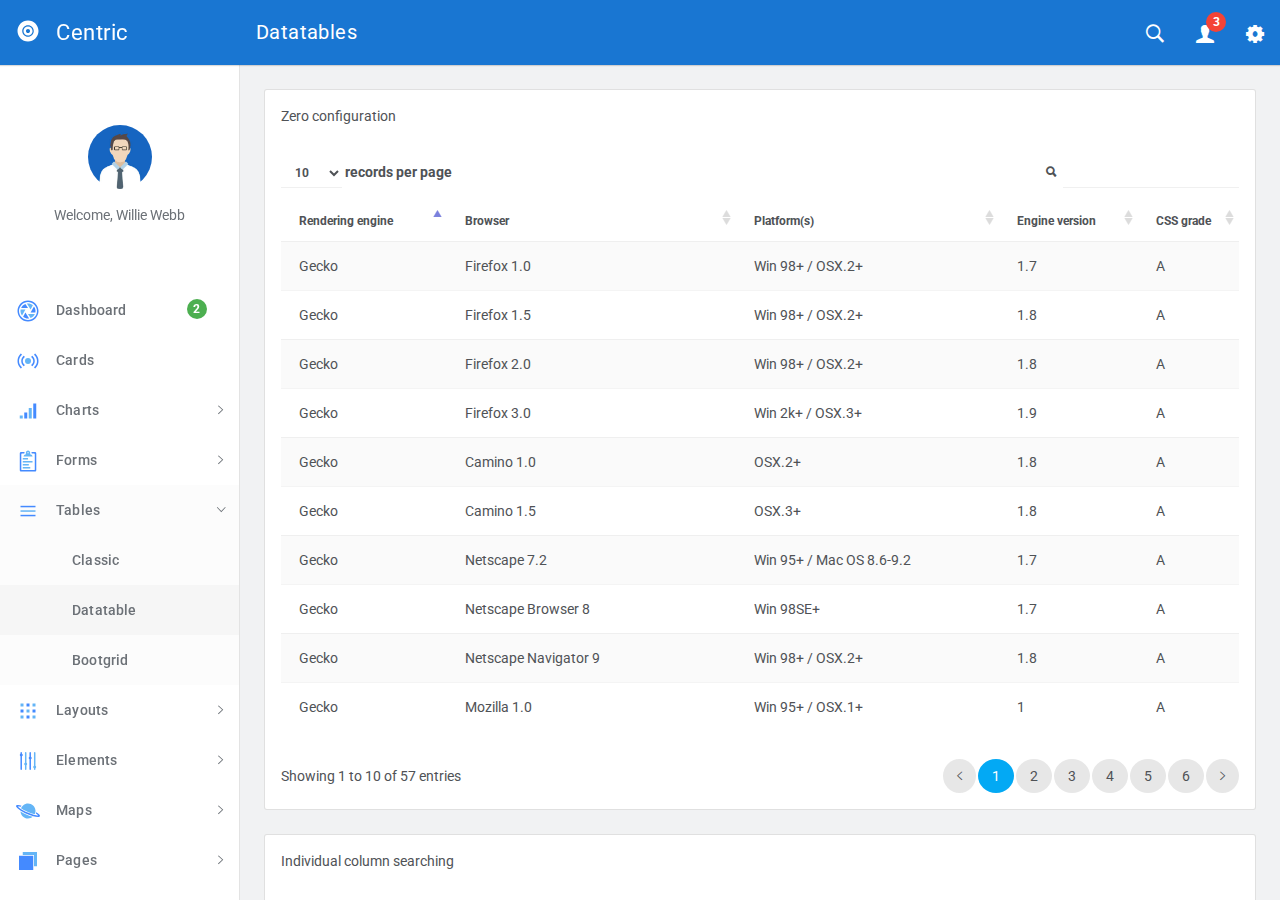
<file: src/datatable.html>
<!DOCTYPE html>
<html lang="en">
  <head>
    <meta charset="utf-8">
    <meta name="viewport" content="width=device-width, initial-scale=1, maximum-scale=1">
    <meta name="description" content="Bootstrap Admin Template">
    <meta name="keywords" content="app, responsive, jquery, bootstrap, dashboard, admin">
    <title>Centric - Bootstrap Admin Template</title>
    <!-- Vendor styles-->
    <!-- build:css(../app) css/vendor.css-->
    <!-- Animate.CSS-->
    <link rel="stylesheet" href="assets/vendor/animate.css/animate.css">
    <!-- Bootstrap-->
    <link rel="stylesheet" href="assets/vendor/bootstrap/dist/css/bootstrap.min.css">
    <!-- Ionicons-->
    <link rel="stylesheet" href="assets/vendor/ionicons/css/ionicons.css">
    <!-- Bluimp Gallery-->
    <link rel="stylesheet" href="assets/vendor/blueimp-gallery/css/blueimp-gallery.css">
    <link rel="stylesheet" href="assets/vendor/blueimp-gallery/css/blueimp-gallery-indicator.css">
    <link rel="stylesheet" href="assets/vendor/blueimp-gallery/css/blueimp-gallery-video.css">
    <!-- Datepicker-->
    <link rel="stylesheet" href="assets/vendor/bootstrap-datepicker/dist/css/bootstrap-datepicker3.css">
    <!-- Rickshaw-->
    <link rel="stylesheet" href="assets/vendor/rickshaw/rickshaw.css">
    <!-- Select2-->
    <link rel="stylesheet" href="assets/vendor/select2/dist/css/select2.css">
    <!-- Clockpicker-->
    <link rel="stylesheet" href="assets/vendor/clockpicker/dist/bootstrap-clockpicker.css">
    <!-- Range Slider-->
    <link rel="stylesheet" href="assets/vendor/nouislider/distribute/nouislider.min.css">
    <!-- ColorPicker-->
    <link rel="stylesheet" href="assets/vendor/mjolnic-bootstrap-colorpicker/dist/css/bootstrap-colorpicker.css">
    <!-- Summernote-->
    <link rel="stylesheet" href="assets/vendor/summernote/dist/summernote.css">
    <!-- Dropzone-->
    <link rel="stylesheet" href="assets/vendor/dropzone/dist/basic.css">
    <link rel="stylesheet" href="assets/vendor/dropzone/dist/dropzone.css">
    <!-- Xeditable-->
    <link rel="stylesheet" href="assets/vendor/x-editable/dist/bootstrap3-editable/css/bootstrap-editable.css">
    <!-- Bootgrid-->
    <link rel="stylesheet" href="assets/vendor/jquery.bootgrid/dist/jquery.bootgrid.css">
    <!-- Datatables-->
    <link rel="stylesheet" href="assets/vendor/datatables/media/css/jquery.dataTables.css">
    <!-- Sweet Alert-->
    <link rel="stylesheet" href="assets/vendor/sweetalert/dist/sweetalert.css">
    <!-- Loaders.CSS-->
    <link rel="stylesheet" href="assets/vendor/loaders.css/loaders.css">
    <!-- Material Floating Button-->
    <link rel="stylesheet" href="assets/vendor/ng-material-floating-button/mfb/dist/mfb.css">
    <!-- Material Colors-->
    <link rel="stylesheet" href="assets/vendor/material-colors/dist/colors.css">
    <!-- endbuild-->
    <!-- Application styles-->
    <link rel="stylesheet" href="assets/css/app.css">
  </head>
  <body class="theme-1">
    <div class="layout-container">
      <!-- top navbar-->
      <header class="header-container">
        <nav>
          <ul class="visible-xs visible-sm">
            <li><a id="sidebar-toggler" href="#" class="menu-link menu-link-slide"><span><em></em></span></a></li>
          </ul>
          <ul class="hidden-xs">
            <li><a id="offcanvas-toggler" href="#" class="menu-link menu-link-slide"><span><em></em></span></a></li>
          </ul>
          <h2 class="header-title">Datatables</h2>
          <ul class="pull-right">
            <li><a id="header-search" href="#" class="ripple"><em class="ion-ios-search-strong"></em></a></li>
            <li class="dropdown"><a href="#" data-toggle="dropdown" class="dropdown-toggle has-badge ripple"><em class="ion-person"></em><sup class="badge bg-danger">3</sup></a>
              <ul class="dropdown-menu dropdown-menu-right md-dropdown-menu">
                <li><a href="profile.html"><em class="ion-home icon-fw"></em>Profile</a></li>
                <li><a href="messages.html"><em class="ion-gear-a icon-fw"></em>Messages</a></li>
                <li role="presentation" class="divider"></li>
                <li><a href="user.login.html"><em class="ion-log-out icon-fw"></em>Logout</a></li>
              </ul>
            </li>
            <li><a id="header-settings" href="#" class="ripple"><em class="ion-gear-b"></em></a></li>
          </ul>
        </nav>
      </header>
      <!-- sidebar-->
      <aside class="sidebar-container">
        <div class="sidebar-header">
          <div class="pull-right pt-lg text-muted hidden"><em class="ion-close-round"></em></div><a href="#" class="sidebar-header-logo"><img src="assets/img/logo.png" data-svg-replace="assets/img/logo.svg" alt="Logo"><span class="sidebar-header-logo-text">Centric</span></a>
        </div>
        <div class="sidebar-content">
          <div class="sidebar-toolbar text-center"><a href=""><img src="assets/img/user/01.jpg" alt="Profile" class="img-circle thumb64"></a>
            <div class="mt">Welcome, Willie Webb</div>
          </div>
          <nav class="sidebar-nav">
            <ul>
              <li><a href="dashboard.html" class="ripple"><span class="pull-right nav-label"><span class="badge bg-success">2</span></span><span class="nav-icon"><img src="" data-svg-replace="assets/img/icons/aperture.svg" alt="MenuItem" class="hidden"></span><span>Dashboard</span></a></li>
              <li><a href="cards.html" class="ripple"><span class="pull-right nav-label"></span><span class="nav-icon"><img src="" data-svg-replace="assets/img/icons/radio-waves.svg" alt="MenuItem" class="hidden"></span><span>Cards</span></a></li>
              <li><a href="#" class="ripple"><span class="pull-right nav-caret"><em class="ion-ios-arrow-right"></em></span><span class="pull-right nav-label"></span><span class="nav-icon"><img src="" data-svg-replace="assets/img/icons/connection-bars.svg" alt="MenuItem" class="hidden"></span><span>Charts</span></a>
                <ul class="sidebar-subnav">
                  <li><a href="flot.html" class="ripple"><span class="pull-right nav-label"></span><span>Flot</span></a></li>
                  <li><a href="radial.html" class="ripple"><span class="pull-right nav-label"></span><span>Radial</span></a></li>
                  <li><a href="rickshaw.html" class="ripple"><span class="pull-right nav-label"></span><span>Rickshaw</span></a></li>
                </ul>
              </li>
              <li><a href="#" class="ripple"><span class="pull-right nav-caret"><em class="ion-ios-arrow-right"></em></span><span class="pull-right nav-label"></span><span class="nav-icon"><img src="" data-svg-replace="assets/img/icons/clipboard.svg" alt="MenuItem" class="hidden"></span><span>Forms</span></a>
                <ul class="sidebar-subnav">
                  <li><a href="forms.classic.html" class="ripple"><span class="pull-right nav-label"></span><span>Classic</span></a></li>
                  <li><a href="validation.html" class="ripple"><span class="pull-right nav-label"></span><span>Validation</span></a></li>
                  <li><a href="forms.advanced.html" class="ripple"><span class="pull-right nav-label"></span><span>Advanced</span></a></li>
                  <li><a href="material.html" class="ripple"><span class="pull-right nav-label"></span><span>Material</span></a></li>
                  <li><a href="editor.html" class="ripple"><span class="pull-right nav-label"></span><span>Editors</span></a></li>
                  <li><a href="dropzone.html" class="ripple"><span class="pull-right nav-label"></span><span>Dropzone</span></a></li>
                  <li><a href="xeditable.html" class="ripple"><span class="pull-right nav-label"></span><span>xEditable</span></a></li>
                  <li><a href="wizard.html" class="ripple"><span class="pull-right nav-label"></span><span>Wizard</span></a></li>
                </ul>
              </li>
              <li><a href="#" class="ripple"><span class="pull-right nav-caret"><em class="ion-ios-arrow-right"></em></span><span class="pull-right nav-label"></span><span class="nav-icon"><img src="" data-svg-replace="assets/img/icons/navicon.svg" alt="MenuItem" class="hidden"></span><span>Tables</span></a>
                <ul id="tables" class="sidebar-subnav">
                  <li><a href="tables.classic.html" class="ripple"><span class="pull-right nav-label"></span><span>Classic</span></a></li>
                  <li><a href="datatable.html" class="ripple"><span class="pull-right nav-label"></span><span>Datatable</span></a></li>
                  <li><a href="bootgrid.html" class="ripple"><span class="pull-right nav-label"></span><span>Bootgrid</span></a></li>
                </ul>
              </li>
              <li><a href="#" class="ripple"><span class="pull-right nav-caret"><em class="ion-ios-arrow-right"></em></span><span class="pull-right nav-label"></span><span class="nav-icon"><img src="" data-svg-replace="assets/img/icons/grid.svg" alt="MenuItem" class="hidden"></span><span>Layouts</span></a>
                <ul id="layouts" class="sidebar-subnav">
                  <li><a href="layouts.columns.html" class="ripple"><span class="pull-right nav-label"></span><span>Columns</span></a></li>
                  <li><a href="layouts.overlap.html" class="ripple"><span class="pull-right nav-label"></span><span>Overlap</span></a></li>
                  <li><a href="layouts.boxed.html" class="ripple"><span class="pull-right nav-label"></span><span>Boxed</span></a></li>
                  <li><a href="layouts.tabs.html" class="ripple"><span class="pull-right nav-label"></span><span>Tabs</span></a></li>
                  <li><a href="layouts.containers.html" class="ripple"><span class="pull-right nav-label"></span><span>Containers</span></a></li>
                </ul>
              </li>
              <li><a href="#" class="ripple"><span class="pull-right nav-caret"><em class="ion-ios-arrow-right"></em></span><span class="pull-right nav-label"></span><span class="nav-icon"><img src="" data-svg-replace="assets/img/icons/levels.svg" alt="MenuItem" class="hidden"></span><span>Elements</span></a>
                <ul id="elements" class="sidebar-subnav">
                  <li><a href="colors.html" class="ripple"><span class="pull-right nav-label"></span><span>Colors</span></a></li>
                  <li><a href="whiteframes.html" class="ripple"><span class="pull-right nav-label"></span><span>Whiteframes</span></a></li>
                  <li><a href="lists.html" class="ripple"><span class="pull-right nav-label"></span><span>Lists</span></a></li>
                  <li><a href="bootstrapui.html" class="ripple"><span class="pull-right nav-label"></span><span>Bootstrap</span></a></li>
                  <li><a href="buttons.html" class="ripple"><span class="pull-right nav-label"></span><span>Buttons</span></a></li>
                  <li><a href="sweetalert.html"><span class="pull-right nav-label"></span><span>Sweet-alert</span></a></li>
                  <li><a href="spinners.html" class="ripple"><span class="pull-right nav-label"></span><span>Spinners</span></a></li>
                  <li><a href="nestable.html" class="ripple"><span class="pull-right nav-label"></span><span>Nestable</span></a></li>
                  <li><a href="grid.html" class="ripple"><span class="pull-right nav-label"></span><span>Grid</span></a></li>
                  <li><a href="grid-masonry.html" class="ripple"><span class="pull-right nav-label"></span><span>Grid Masonry</span></a></li>
                  <li><a href="typography.html" class="ripple"><span class="pull-right nav-label"></span><span>Typography</span></a></li>
                  <li><a href="icons.html" class="ripple"><span class="pull-right nav-label"></span><span>Icons</span></a></li>
                  <li><a href="utilities.html" class="ripple"><span class="pull-right nav-label"></span><span>Utilities</span></a></li>
                </ul>
              </li>
              <li><a href="#" class="ripple"><span class="pull-right nav-caret"><em class="ion-ios-arrow-right"></em></span><span class="pull-right nav-label"></span><span class="nav-icon"><img src="" data-svg-replace="assets/img/icons/planet.svg" alt="MenuItem" class="hidden"></span><span>Maps</span></a>
                <ul id="maps" class="sidebar-subnav">
                  <li><a href="google-map-full.html" class="ripple"><span class="pull-right nav-label"></span><span>Google Maps Full</span></a></li>
                  <li><a href="google-map.html" class="ripple"><span class="pull-right nav-label"></span><span>Google Maps</span></a></li>
                  <li><a href="vector-map.html" class="ripple"><span class="pull-right nav-label"></span><span>Vector Maps</span></a></li>
                  <li><a href="datamaps.html" class="ripple"><span class="pull-right nav-label"></span><span>Datamaps</span></a></li>
                </ul>
              </li>
              <li><a href="#" class="ripple"><span class="pull-right nav-caret"><em class="ion-ios-arrow-right"></em></span><span class="pull-right nav-label"></span><span class="nav-icon"><img src="" data-svg-replace="assets/img/icons/ios-browsers.svg" alt="MenuItem" class="hidden"></span><span>Pages</span></a>
                <ul id="pages" class="sidebar-subnav">
                  <li><a href="timeline.html" class="ripple"><span class="pull-right nav-label"></span><span>Timeline</span></a></li>
                  <li><a href="invoice.html" class="ripple"><span class="pull-right nav-label"></span><span>Invoice</span></a></li>
                  <li><a href="pricing.html" class="ripple"><span class="pull-right nav-label"></span><span>Pricing</span></a></li>
                  <li><a href="contacts.html" class="ripple"><span class="pull-right nav-label"></span><span>Contacts</span></a></li>
                  <li><a href="faq.html" class="ripple"><span class="pull-right nav-label"></span><span>FAQ</span></a></li>
                  <li><a href="projects.html" class="ripple"><span class="pull-right nav-label"></span><span>Projects</span></a></li>
                  <li><a href="blog.html" class="ripple"><span class="pull-right nav-label"></span><span>Blog</span></a></li>
                  <li><a href="blog.article.html" class="ripple"><span class="pull-right nav-label"></span><span>Article</span></a></li>
                  <li><a href="profile.html" class="ripple"><span class="pull-right nav-label"></span><span>Profile</span></a></li>
                  <li><a href="gallery.html" class="ripple"><span class="pull-right nav-label"></span><span>Gallery</span></a></li>
                  <li><a href="wall.html" class="ripple"><span class="pull-right nav-label"></span><span>Wall</span></a></li>
                  <li><a href="search.html" class="ripple"><span class="pull-right nav-label"></span><span>Search</span></a></li>
                  <li><a href="messages.html" class="ripple"><span class="pull-right nav-label"></span><span>Messages Board</span></a></li>
                </ul>
              </li>
              <li><a href="#" class="ripple"><span class="pull-right nav-caret"><em class="ion-ios-arrow-right"></em></span><span class="pull-right nav-label"></span><span class="nav-icon"><img src="" data-svg-replace="assets/img/icons/person-stalker.svg" alt="MenuItem" class="hidden"></span><span>User</span></a>
                <ul id="user" class="sidebar-subnav">
                  <li><a href="login.html" class="ripple"><span class="pull-right nav-label"></span><span>Login</span></a></li>
                  <li><a href="signup.html" class="ripple"><span class="pull-right nav-label"></span><span>Signup</span></a></li>
                  <li><a href="lock.html" class="ripple"><span class="pull-right nav-label"></span><span>Lock</span></a></li>
                  <li><a href="recover.html" class="ripple"><span class="pull-right nav-label"></span><span>Recover</span></a></li>
                </ul>
              </li>
              <li><a href="../../angularjs/" class="ripple"><span class="nav-icon"><em class="ion-android-open"></em></span><span>AngularJS</span></a></li>
            </ul>
          </nav>
        </div>
      </aside>
      <div class="sidebar-layout-obfuscator"></div>
      <!-- Main section-->
      <main class="main-container">
        <!-- Page content-->
        <section>
          <div class="container-fluid">
            <!-- DATATABLE DEMO 1-->
            <div class="card">
              <div class="card-heading">Zero configuration</div>
              <div class="card-body">
                <table id="datatable1" class="table-datatable table table-striped table-hover mv-lg">
                  <thead>
                    <tr>
                      <th>Rendering engine</th>
                      <th>Browser</th>
                      <th>Platform(s)</th>
                      <th class="sort-numeric">Engine version</th>
                      <th class="sort-alpha">CSS grade</th>
                    </tr>
                  </thead>
                  <tbody>
                    <tr class="gradeX">
                      <td>Trident</td>
                      <td>Internet Explorer 4.0</td>
                      <td>Win 95+</td>
                      <td>4</td>
                      <td>X</td>
                    </tr>
                    <tr class="gradeC">
                      <td>Trident</td>
                      <td>Internet Explorer 5.0</td>
                      <td>Win 95+</td>
                      <td>5</td>
                      <td>C</td>
                    </tr>
                    <tr class="gradeA">
                      <td>Trident</td>
                      <td>Internet Explorer 5.5</td>
                      <td>Win 95+</td>
                      <td>5.5</td>
                      <td>A</td>
                    </tr>
                    <tr class="gradeA">
                      <td>Trident</td>
                      <td>Internet Explorer 6</td>
                      <td>Win 98+</td>
                      <td>6</td>
                      <td>A</td>
                    </tr>
                    <tr class="gradeA">
                      <td>Trident</td>
                      <td>Internet Explorer 7</td>
                      <td>Win XP SP2+</td>
                      <td>7</td>
                      <td>A</td>
                    </tr>
                    <tr class="gradeA">
                      <td>Trident</td>
                      <td>AOL browser (AOL desktop)</td>
                      <td>Win XP</td>
                      <td>6</td>
                      <td>A</td>
                    </tr>
                    <tr class="gradeA">
                      <td>Gecko</td>
                      <td>Firefox 1.0</td>
                      <td>Win 98+ / OSX.2+</td>
                      <td>1.7</td>
                      <td>A</td>
                    </tr>
                    <tr class="gradeA">
                      <td>Gecko</td>
                      <td>Firefox 1.5</td>
                      <td>Win 98+ / OSX.2+</td>
                      <td>1.8</td>
                      <td>A</td>
                    </tr>
                    <tr class="gradeA">
                      <td>Gecko</td>
                      <td>Firefox 2.0</td>
                      <td>Win 98+ / OSX.2+</td>
                      <td>1.8</td>
                      <td>A</td>
                    </tr>
                    <tr class="gradeA">
                      <td>Gecko</td>
                      <td>Firefox 3.0</td>
                      <td>Win 2k+ / OSX.3+</td>
                      <td>1.9</td>
                      <td>A</td>
                    </tr>
                    <tr class="gradeA">
                      <td>Gecko</td>
                      <td>Camino 1.0</td>
                      <td>OSX.2+</td>
                      <td>1.8</td>
                      <td>A</td>
                    </tr>
                    <tr class="gradeA">
                      <td>Gecko</td>
                      <td>Camino 1.5</td>
                      <td>OSX.3+</td>
                      <td>1.8</td>
                      <td>A</td>
                    </tr>
                    <tr class="gradeA">
                      <td>Gecko</td>
                      <td>Netscape 7.2</td>
                      <td>Win 95+ / Mac OS 8.6-9.2</td>
                      <td>1.7</td>
                      <td>A</td>
                    </tr>
                    <tr class="gradeA">
                      <td>Gecko</td>
                      <td>Netscape Browser 8</td>
                      <td>Win 98SE+</td>
                      <td>1.7</td>
                      <td>A</td>
                    </tr>
                    <tr class="gradeA">
                      <td>Gecko</td>
                      <td>Netscape Navigator 9</td>
                      <td>Win 98+ / OSX.2+</td>
                      <td>1.8</td>
                      <td>A</td>
                    </tr>
                    <tr class="gradeA">
                      <td>Gecko</td>
                      <td>Mozilla 1.0</td>
                      <td>Win 95+ / OSX.1+</td>
                      <td>1</td>
                      <td>A</td>
                    </tr>
                    <tr class="gradeA">
                      <td>Gecko</td>
                      <td>Mozilla 1.1</td>
                      <td>Win 95+ / OSX.1+</td>
                      <td>1.1</td>
                      <td>A</td>
                    </tr>
                    <tr class="gradeA">
                      <td>Gecko</td>
                      <td>Mozilla 1.2</td>
                      <td>Win 95+ / OSX.1+</td>
                      <td>1.2</td>
                      <td>A</td>
                    </tr>
                    <tr class="gradeA">
                      <td>Gecko</td>
                      <td>Mozilla 1.3</td>
                      <td>Win 95+ / OSX.1+</td>
                      <td>1.3</td>
                      <td>A</td>
                    </tr>
                    <tr class="gradeA">
                      <td>Gecko</td>
                      <td>Mozilla 1.4</td>
                      <td>Win 95+ / OSX.1+</td>
                      <td>1.4</td>
                      <td>A</td>
                    </tr>
                    <tr class="gradeA">
                      <td>Gecko</td>
                      <td>Mozilla 1.5</td>
                      <td>Win 95+ / OSX.1+</td>
                      <td>1.5</td>
                      <td>A</td>
                    </tr>
                    <tr class="gradeA">
                      <td>Gecko</td>
                      <td>Mozilla 1.6</td>
                      <td>Win 95+ / OSX.1+</td>
                      <td>1.6</td>
                      <td>A</td>
                    </tr>
                    <tr class="gradeA">
                      <td>Gecko</td>
                      <td>Mozilla 1.7</td>
                      <td>Win 98+ / OSX.1+</td>
                      <td>1.7</td>
                      <td>A</td>
                    </tr>
                    <tr class="gradeA">
                      <td>Gecko</td>
                      <td>Mozilla 1.8</td>
                      <td>Win 98+ / OSX.1+</td>
                      <td>1.8</td>
                      <td>A</td>
                    </tr>
                    <tr class="gradeA">
                      <td>Gecko</td>
                      <td>Seamonkey 1.1</td>
                      <td>Win 98+ / OSX.2+</td>
                      <td>1.8</td>
                      <td>A</td>
                    </tr>
                    <tr class="gradeA">
                      <td>Gecko</td>
                      <td>Epiphany 2.20</td>
                      <td>Gnome</td>
                      <td>1.8</td>
                      <td>A</td>
                    </tr>
                    <tr class="gradeA">
                      <td>Webkit</td>
                      <td>Safari 1.2</td>
                      <td>OSX.3</td>
                      <td>125.5</td>
                      <td>A</td>
                    </tr>
                    <tr class="gradeA">
                      <td>Webkit</td>
                      <td>Safari 1.3</td>
                      <td>OSX.3</td>
                      <td>312.8</td>
                      <td>A</td>
                    </tr>
                    <tr class="gradeA">
                      <td>Webkit</td>
                      <td>Safari 2.0</td>
                      <td>OSX.4+</td>
                      <td>419.3</td>
                      <td>A</td>
                    </tr>
                    <tr class="gradeA">
                      <td>Webkit</td>
                      <td>Safari 3.0</td>
                      <td>OSX.4+</td>
                      <td>522.1</td>
                      <td>A</td>
                    </tr>
                    <tr class="gradeA">
                      <td>Webkit</td>
                      <td>OmniWeb 5.5</td>
                      <td>OSX.4+</td>
                      <td>420</td>
                      <td>A</td>
                    </tr>
                    <tr class="gradeA">
                      <td>Webkit</td>
                      <td>iPod Touch / iPhone</td>
                      <td>iPod</td>
                      <td>420.1</td>
                      <td>A</td>
                    </tr>
                    <tr class="gradeA">
                      <td>Webkit</td>
                      <td>S60</td>
                      <td>S60</td>
                      <td>413</td>
                      <td>A</td>
                    </tr>
                    <tr class="gradeA">
                      <td>Presto</td>
                      <td>Opera 7.0</td>
                      <td>Win 95+ / OSX.1+</td>
                      <td>-</td>
                      <td>A</td>
                    </tr>
                    <tr class="gradeA">
                      <td>Presto</td>
                      <td>Opera 7.5</td>
                      <td>Win 95+ / OSX.2+</td>
                      <td>-</td>
                      <td>A</td>
                    </tr>
                    <tr class="gradeA">
                      <td>Presto</td>
                      <td>Opera 8.0</td>
                      <td>Win 95+ / OSX.2+</td>
                      <td>-</td>
                      <td>A</td>
                    </tr>
                    <tr class="gradeA">
                      <td>Presto</td>
                      <td>Opera 8.5</td>
                      <td>Win 95+ / OSX.2+</td>
                      <td>-</td>
                      <td>A</td>
                    </tr>
                    <tr class="gradeA">
                      <td>Presto</td>
                      <td>Opera 9.0</td>
                      <td>Win 95+ / OSX.3+</td>
                      <td>-</td>
                      <td>A</td>
                    </tr>
                    <tr class="gradeA">
                      <td>Presto</td>
                      <td>Opera 9.2</td>
                      <td>Win 88+ / OSX.3+</td>
                      <td>-</td>
                      <td>A</td>
                    </tr>
                    <tr class="gradeA">
                      <td>Presto</td>
                      <td>Opera 9.5</td>
                      <td>Win 88+ / OSX.3+</td>
                      <td>-</td>
                      <td>A</td>
                    </tr>
                    <tr class="gradeA">
                      <td>Presto</td>
                      <td>Opera for Wii</td>
                      <td>Wii</td>
                      <td>-</td>
                      <td>A</td>
                    </tr>
                    <tr class="gradeA">
                      <td>Presto</td>
                      <td>Nokia N800</td>
                      <td>N800</td>
                      <td>-</td>
                      <td>A</td>
                    </tr>
                    <tr class="gradeA">
                      <td>Presto</td>
                      <td>Nintendo DS browser</td>
                      <td>Nintendo DS</td>
                      <td>8.5</td>
                      <td>C/A<sup>1</sup></td>
                    </tr>
                    <tr class="gradeC">
                      <td>KHTML</td>
                      <td>Konqureror 3.1</td>
                      <td>KDE 3.1</td>
                      <td>3.1</td>
                      <td>C</td>
                    </tr>
                    <tr class="gradeA">
                      <td>KHTML</td>
                      <td>Konqureror 3.3</td>
                      <td>KDE 3.3</td>
                      <td>3.3</td>
                      <td>A</td>
                    </tr>
                    <tr class="gradeA">
                      <td>KHTML</td>
                      <td>Konqureror 3.5</td>
                      <td>KDE 3.5</td>
                      <td>3.5</td>
                      <td>A</td>
                    </tr>
                    <tr class="gradeX">
                      <td>Tasman</td>
                      <td>Internet Explorer 4.5</td>
                      <td>Mac OS 8-9</td>
                      <td>-</td>
                      <td>X</td>
                    </tr>
                    <tr class="gradeC">
                      <td>Tasman</td>
                      <td>Internet Explorer 5.1</td>
                      <td>Mac OS 7.6-9</td>
                      <td>1</td>
                      <td>C</td>
                    </tr>
                    <tr class="gradeC">
                      <td>Tasman</td>
                      <td>Internet Explorer 5.2</td>
                      <td>Mac OS 8-X</td>
                      <td>1</td>
                      <td>C</td>
                    </tr>
                    <tr class="gradeA">
                      <td>Misc</td>
                      <td>NetFront 3.1</td>
                      <td>Embedded devices</td>
                      <td>-</td>
                      <td>C</td>
                    </tr>
                    <tr class="gradeA">
                      <td>Misc</td>
                      <td>NetFront 3.4</td>
                      <td>Embedded devices</td>
                      <td>-</td>
                      <td>A</td>
                    </tr>
                    <tr class="gradeX">
                      <td>Misc</td>
                      <td>Dillo 0.8</td>
                      <td>Embedded devices</td>
                      <td>-</td>
                      <td>X</td>
                    </tr>
                    <tr class="gradeX">
                      <td>Misc</td>
                      <td>Links</td>
                      <td>Text only</td>
                      <td>-</td>
                      <td>X</td>
                    </tr>
                    <tr class="gradeX">
                      <td>Misc</td>
                      <td>Lynx</td>
                      <td>Text only</td>
                      <td>-</td>
                      <td>X</td>
                    </tr>
                    <tr class="gradeC">
                      <td>Misc</td>
                      <td>IE Mobile</td>
                      <td>Windows Mobile 6</td>
                      <td>-</td>
                      <td>C</td>
                    </tr>
                    <tr class="gradeC">
                      <td>Misc</td>
                      <td>PSP browser</td>
                      <td>PSP</td>
                      <td>-</td>
                      <td>C</td>
                    </tr>
                    <tr class="gradeU">
                      <td>Other browsers</td>
                      <td>All others</td>
                      <td>-</td>
                      <td>-</td>
                      <td>U</td>
                    </tr>
                  </tbody>
                </table>
              </div>
            </div>
            <!-- DATATABLE DEMO 2-->
            <div class="card">
              <div class="card-heading">Individual column searching</div>
              <div class="card-body">
                <table id="datatable2" class="table-datatable table table-striped table-hover mv-lg">
                  <thead>
                    <tr>
                      <th>Rendering engine</th>
                      <th>Browser</th>
                      <th>Platform</th>
                      <th class="sort-numeric">Engine version</th>
                      <th class="sort-alpha">CSS grade</th>
                    </tr>
                  </thead>
                  <tbody>
                    <tr class="gradeX">
                      <td>Trident</td>
                      <td>Internet Explorer 4.0</td>
                      <td>Win 95+</td>
                      <td>4</td>
                      <td>X</td>
                    </tr>
                    <tr class="gradeC">
                      <td>Trident</td>
                      <td>Internet Explorer 5.0</td>
                      <td>Win 95+</td>
                      <td>5</td>
                      <td>C</td>
                    </tr>
                    <tr class="gradeA">
                      <td>Trident</td>
                      <td>Internet Explorer 5.5</td>
                      <td>Win 95+</td>
                      <td>5.5</td>
                      <td>A</td>
                    </tr>
                    <tr class="gradeA">
                      <td>Trident</td>
                      <td>Internet Explorer 6</td>
                      <td>Win 98+</td>
                      <td>6</td>
                      <td>A</td>
                    </tr>
                    <tr class="gradeA">
                      <td>Trident</td>
                      <td>Internet Explorer 7</td>
                      <td>Win XP SP2+</td>
                      <td>7</td>
                      <td>A</td>
                    </tr>
                    <tr class="gradeA">
                      <td>Trident</td>
                      <td>AOL browser (AOL desktop)</td>
                      <td>Win XP</td>
                      <td>6</td>
                      <td>A</td>
                    </tr>
                    <tr class="gradeA">
                      <td>Gecko</td>
                      <td>Firefox 1.0</td>
                      <td>Win 98+ / OSX.2+</td>
                      <td>1.7</td>
                      <td>A</td>
                    </tr>
                    <tr class="gradeA">
                      <td>Gecko</td>
                      <td>Firefox 1.5</td>
                      <td>Win 98+ / OSX.2+</td>
                      <td>1.8</td>
                      <td>A</td>
                    </tr>
                    <tr class="gradeA">
                      <td>Gecko</td>
                      <td>Firefox 2.0</td>
                      <td>Win 98+ / OSX.2+</td>
                      <td>1.8</td>
                      <td>A</td>
                    </tr>
                    <tr class="gradeA">
                      <td>Gecko</td>
                      <td>Firefox 3.0</td>
                      <td>Win 2k+ / OSX.3+</td>
                      <td>1.9</td>
                      <td>A</td>
                    </tr>
                    <tr class="gradeA">
                      <td>Gecko</td>
                      <td>Camino 1.0</td>
                      <td>OSX.2+</td>
                      <td>1.8</td>
                      <td>A</td>
                    </tr>
                    <tr class="gradeA">
                      <td>Gecko</td>
                      <td>Camino 1.5</td>
                      <td>OSX.3+</td>
                      <td>1.8</td>
                      <td>A</td>
                    </tr>
                    <tr class="gradeA">
                      <td>Gecko</td>
                      <td>Netscape 7.2</td>
                      <td>Win 95+ / Mac OS 8.6-9.2</td>
                      <td>1.7</td>
                      <td>A</td>
                    </tr>
                    <tr class="gradeA">
                      <td>Gecko</td>
                      <td>Netscape Browser 8</td>
                      <td>Win 98SE+</td>
                      <td>1.7</td>
                      <td>A</td>
                    </tr>
                    <tr class="gradeA">
                      <td>Gecko</td>
                      <td>Netscape Navigator 9</td>
                      <td>Win 98+ / OSX.2+</td>
                      <td>1.8</td>
                      <td>A</td>
                    </tr>
                    <tr class="gradeA">
                      <td>Gecko</td>
                      <td>Mozilla 1.0</td>
                      <td>Win 95+ / OSX.1+</td>
                      <td>1</td>
                      <td>A</td>
                    </tr>
                    <tr class="gradeA">
                      <td>Gecko</td>
                      <td>Mozilla 1.1</td>
                      <td>Win 95+ / OSX.1+</td>
                      <td>1.1</td>
                      <td>A</td>
                    </tr>
                    <tr class="gradeA">
                      <td>Gecko</td>
                      <td>Mozilla 1.2</td>
                      <td>Win 95+ / OSX.1+</td>
                      <td>1.2</td>
                      <td>A</td>
                    </tr>
                    <tr class="gradeA">
                      <td>Gecko</td>
                      <td>Mozilla 1.3</td>
                      <td>Win 95+ / OSX.1+</td>
                      <td>1.3</td>
                      <td>A</td>
                    </tr>
                    <tr class="gradeA">
                      <td>Gecko</td>
                      <td>Mozilla 1.4</td>
                      <td>Win 95+ / OSX.1+</td>
                      <td>1.4</td>
                      <td>A</td>
                    </tr>
                    <tr class="gradeA">
                      <td>Gecko</td>
                      <td>Mozilla 1.5</td>
                      <td>Win 95+ / OSX.1+</td>
                      <td>1.5</td>
                      <td>A</td>
                    </tr>
                    <tr class="gradeA">
                      <td>Gecko</td>
                      <td>Mozilla 1.6</td>
                      <td>Win 95+ / OSX.1+</td>
                      <td>1.6</td>
                      <td>A</td>
                    </tr>
                    <tr class="gradeA">
                      <td>Gecko</td>
                      <td>Mozilla 1.7</td>
                      <td>Win 98+ / OSX.1+</td>
                      <td>1.7</td>
                      <td>A</td>
                    </tr>
                    <tr class="gradeA">
                      <td>Gecko</td>
                      <td>Mozilla 1.8</td>
                      <td>Win 98+ / OSX.1+</td>
                      <td>1.8</td>
                      <td>A</td>
                    </tr>
                    <tr class="gradeA">
                      <td>Gecko</td>
                      <td>Seamonkey 1.1</td>
                      <td>Win 98+ / OSX.2+</td>
                      <td>1.8</td>
                      <td>A</td>
                    </tr>
                    <tr class="gradeA">
                      <td>Gecko</td>
                      <td>Epiphany 2.20</td>
                      <td>Gnome</td>
                      <td>1.8</td>
                      <td>A</td>
                    </tr>
                    <tr class="gradeA">
                      <td>Webkit</td>
                      <td>Safari 1.2</td>
                      <td>OSX.3</td>
                      <td>125.5</td>
                      <td>A</td>
                    </tr>
                    <tr class="gradeA">
                      <td>Webkit</td>
                      <td>Safari 1.3</td>
                      <td>OSX.3</td>
                      <td>312.8</td>
                      <td>A</td>
                    </tr>
                    <tr class="gradeA">
                      <td>Webkit</td>
                      <td>Safari 2.0</td>
                      <td>OSX.4+</td>
                      <td>419.3</td>
                      <td>A</td>
                    </tr>
                    <tr class="gradeA">
                      <td>Webkit</td>
                      <td>Safari 3.0</td>
                      <td>OSX.4+</td>
                      <td>522.1</td>
                      <td>A</td>
                    </tr>
                    <tr class="gradeA">
                      <td>Webkit</td>
                      <td>OmniWeb 5.5</td>
                      <td>OSX.4+</td>
                      <td>420</td>
                      <td>A</td>
                    </tr>
                    <tr class="gradeA">
                      <td>Webkit</td>
                      <td>iPod Touch / iPhone</td>
                      <td>iPod</td>
                      <td>420.1</td>
                      <td>A</td>
                    </tr>
                    <tr class="gradeA">
                      <td>Webkit</td>
                      <td>S60</td>
                      <td>S60</td>
                      <td>413</td>
                      <td>A</td>
                    </tr>
                    <tr class="gradeA">
                      <td>Presto</td>
                      <td>Opera 7.0</td>
                      <td>Win 95+ / OSX.1+</td>
                      <td>-</td>
                      <td>A</td>
                    </tr>
                    <tr class="gradeA">
                      <td>Presto</td>
                      <td>Opera 7.5</td>
                      <td>Win 95+ / OSX.2+</td>
                      <td>-</td>
                      <td>A</td>
                    </tr>
                    <tr class="gradeA">
                      <td>Presto</td>
                      <td>Opera 8.0</td>
                      <td>Win 95+ / OSX.2+</td>
                      <td>-</td>
                      <td>A</td>
                    </tr>
                    <tr class="gradeA">
                      <td>Presto</td>
                      <td>Opera 8.5</td>
                      <td>Win 95+ / OSX.2+</td>
                      <td>-</td>
                      <td>A</td>
                    </tr>
                    <tr class="gradeA">
                      <td>Presto</td>
                      <td>Opera 9.0</td>
                      <td>Win 95+ / OSX.3+</td>
                      <td>-</td>
                      <td>A</td>
                    </tr>
                    <tr class="gradeA">
                      <td>Presto</td>
                      <td>Opera 9.2</td>
                      <td>Win 88+ / OSX.3+</td>
                      <td>-</td>
                      <td>A</td>
                    </tr>
                    <tr class="gradeA">
                      <td>Presto</td>
                      <td>Opera 9.5</td>
                      <td>Win 88+ / OSX.3+</td>
                      <td>-</td>
                      <td>A</td>
                    </tr>
                    <tr class="gradeA">
                      <td>Presto</td>
                      <td>Opera for Wii</td>
                      <td>Wii</td>
                      <td>-</td>
                      <td>A</td>
                    </tr>
                    <tr class="gradeA">
                      <td>Presto</td>
                      <td>Nokia N800</td>
                      <td>N800</td>
                      <td>-</td>
                      <td>A</td>
                    </tr>
                    <tr class="gradeA">
                      <td>Presto</td>
                      <td>Nintendo DS browser</td>
                      <td>Nintendo DS</td>
                      <td>8.5</td>
                      <td>C/A<sup>1</sup></td>
                    </tr>
                    <tr class="gradeC">
                      <td>KHTML</td>
                      <td>Konqureror 3.1</td>
                      <td>KDE 3.1</td>
                      <td>3.1</td>
                      <td>C</td>
                    </tr>
                    <tr class="gradeA">
                      <td>KHTML</td>
                      <td>Konqureror 3.3</td>
                      <td>KDE 3.3</td>
                      <td>3.3</td>
                      <td>A</td>
                    </tr>
                    <tr class="gradeA">
                      <td>KHTML</td>
                      <td>Konqureror 3.5</td>
                      <td>KDE 3.5</td>
                      <td>3.5</td>
                      <td>A</td>
                    </tr>
                    <tr class="gradeX">
                      <td>Tasman</td>
                      <td>Internet Explorer 4.5</td>
                      <td>Mac OS 8-9</td>
                      <td>-</td>
                      <td>X</td>
                    </tr>
                    <tr class="gradeC">
                      <td>Tasman</td>
                      <td>Internet Explorer 5.1</td>
                      <td>Mac OS 7.6-9</td>
                      <td>1</td>
                      <td>C</td>
                    </tr>
                    <tr class="gradeC">
                      <td>Tasman</td>
                      <td>Internet Explorer 5.2</td>
                      <td>Mac OS 8-X</td>
                      <td>1</td>
                      <td>C</td>
                    </tr>
                    <tr class="gradeA">
                      <td>Misc</td>
                      <td>NetFront 3.1</td>
                      <td>Embedded devices</td>
                      <td>-</td>
                      <td>C</td>
                    </tr>
                    <tr class="gradeA">
                      <td>Misc</td>
                      <td>NetFront 3.4</td>
                      <td>Embedded devices</td>
                      <td>-</td>
                      <td>A</td>
                    </tr>
                    <tr class="gradeX">
                      <td>Misc</td>
                      <td>Dillo 0.8</td>
                      <td>Embedded devices</td>
                      <td>-</td>
                      <td>X</td>
                    </tr>
                    <tr class="gradeX">
                      <td>Misc</td>
                      <td>Links</td>
                      <td>Text only</td>
                      <td>-</td>
                      <td>X</td>
                    </tr>
                    <tr class="gradeX">
                      <td>Misc</td>
                      <td>Lynx</td>
                      <td>Text only</td>
                      <td>-</td>
                      <td>X</td>
                    </tr>
                    <tr class="gradeC">
                      <td>Misc</td>
                      <td>IE Mobile</td>
                      <td>Windows Mobile 6</td>
                      <td>-</td>
                      <td>C</td>
                    </tr>
                    <tr class="gradeC">
                      <td>Misc</td>
                      <td>PSP browser</td>
                      <td>PSP</td>
                      <td>-</td>
                      <td>C</td>
                    </tr>
                    <tr class="gradeU">
                      <td>Other browsers</td>
                      <td>All others</td>
                      <td>-</td>
                      <td>-</td>
                      <td>U</td>
                    </tr>
                  </tbody>
                  <tfoot>
                    <tr>
                      <th>
                        <div class="mda-form-control pt0">
                          <input type="text" name="filter_rendering_engine" placeholder="Filter Rendering engine" class="form-control input-sm datatable_input_col_search">
                          <div class="mda-form-control-line"></div>
                        </div>
                      </th>
                      <th>
                        <div class="mda-form-control pt0">
                          <input type="text" name="filter_browser" placeholder="Filter Browser" class="form-control input-sm datatable_input_col_search">
                          <div class="mda-form-control-line"></div>
                        </div>
                      </th>
                      <th>
                        <div class="mda-form-control pt0">
                          <input type="text" name="filter_platform" placeholder="Filter Platform" class="form-control input-sm datatable_input_col_search">
                          <div class="mda-form-control-line"></div>
                        </div>
                      </th>
                      <th>
                        <div class="mda-form-control pt0">
                          <input type="text" name="filter_engine_version" placeholder="Filter Engine version" class="form-control input-sm datatable_input_col_search">
                          <div class="mda-form-control-line"></div>
                        </div>
                      </th>
                      <th>
                        <div class="mda-form-control pt0">
                          <input type="text" name="filter_css_grade" placeholder="Filter CSS grade" class="form-control input-sm datatable_input_col_search">
                          <div class="mda-form-control-line"></div>
                        </div>
                      </th>
                    </tr>
                  </tfoot>
                </table>
              </div>
            </div>
          </div>
        </section>
        <!-- Page footer-->
        <footer><span>2017 - Centric app.</span></footer>
      </main>
    </div>
    <!-- Search template-->
    <div tabindex="-1" role="dialog" class="modal modal-top fade modal-search">
      <div class="modal-dialog">
        <div class="modal-content">
          <div class="modal-body">
            <div class="pull-left">
              <button type="button" data-dismiss="modal" class="btn btn-flat"><em class="ion-arrow-left-c icon-24"></em></button>
            </div>
            <div class="pull-right">
              <button type="button" class="btn btn-flat"><em class="ion-android-microphone icon-24"></em></button>
            </div>
            <form action="#" class="oh">
              <div class="mda-form-control pt0">
                <input type="text" placeholder="Search.." data-localize="header.SEARCH" class="form-control header-input-search">
                <div class="mda-form-control-line"></div>
              </div>
            </form>
          </div>
        </div>
      </div>
    </div>
    <!-- End Search template-->
    <!-- Settings template-->
    <div tabindex="-1" role="dialog" class="modal-settings modal modal-right fade">
      <div class="modal-dialog modal-lg">
        <div class="modal-content">
          <div class="modal-header">
            <div data-dismiss="modal" class="pull-right clickable"><em class="ion-close-round text-soft"></em></div>
            <h4 class="modal-title"><span>Settings</span></h4>
          </div>
          <div class="modal-body">
            <div class="clearfix mb">
              <div class="pull-left wd-tiny mb">
                <div class="setting-color">
                  <label class="preview-theme-1">
                    <input type="radio" checked="checked" name="setting-theme" value="0"><span class="ion-checkmark-round"></span>
                    <div class="t-grid">
                      <div class="t-row">
                        <div class="t-col preview-header"></div>
                        <div class="t-col preview-sidebar"></div>
                        <div class="t-col preview-content"></div>
                      </div>
                    </div>
                  </label>
                </div>
              </div>
              <div class="pull-left wd-tiny mb">
                <div class="setting-color">
                  <label class="preview-theme-2">
                    <input type="radio" name="setting-theme" value="1"><span class="ion-checkmark-round"></span>
                    <div class="t-grid">
                      <div class="t-row">
                        <div class="t-col preview-header"></div>
                        <div class="t-col preview-sidebar"></div>
                        <div class="t-col preview-content"></div>
                      </div>
                    </div>
                  </label>
                </div>
              </div>
              <div class="pull-left wd-tiny mb">
                <div class="setting-color">
                  <label class="preview-theme-3">
                    <input type="radio" name="setting-theme" value="2"><span class="ion-checkmark-round"></span>
                    <div class="t-grid">
                      <div class="t-row">
                        <div class="t-col preview-header"></div>
                        <div class="t-col preview-sidebar"></div>
                        <div class="t-col preview-content"></div>
                      </div>
                    </div>
                  </label>
                </div>
              </div>
              <div class="pull-left wd-tiny mb">
                <div class="setting-color">
                  <label class="preview-theme-4">
                    <input type="radio" name="setting-theme" value="3"><span class="ion-checkmark-round"></span>
                    <div class="t-grid">
                      <div class="t-row">
                        <div class="t-col preview-header"></div>
                        <div class="t-col preview-sidebar"></div>
                        <div class="t-col preview-content"></div>
                      </div>
                    </div>
                  </label>
                </div>
              </div>
              <div class="pull-left wd-tiny mb">
                <div class="setting-color">
                  <label class="preview-theme-5">
                    <input type="radio" name="setting-theme" value="4"><span class="ion-checkmark-round"></span>
                    <div class="t-grid">
                      <div class="t-row">
                        <div class="t-col preview-header"></div>
                        <div class="t-col preview-sidebar"></div>
                        <div class="t-col preview-content"></div>
                      </div>
                    </div>
                  </label>
                </div>
              </div>
              <div class="pull-left wd-tiny mb">
                <div class="setting-color">
                  <label class="preview-theme-6">
                    <input type="radio" name="setting-theme" value="5"><span class="ion-checkmark-round"></span>
                    <div class="t-grid">
                      <div class="t-row">
                        <div class="t-col preview-header"></div>
                        <div class="t-col preview-sidebar"></div>
                        <div class="t-col preview-content"></div>
                      </div>
                    </div>
                  </label>
                </div>
              </div>
              <div class="pull-left wd-tiny mb">
                <div class="setting-color">
                  <label class="preview-theme-7">
                    <input type="radio" name="setting-theme" value="6"><span class="ion-checkmark-round"></span>
                    <div class="t-grid">
                      <div class="t-row">
                        <div class="t-col preview-header"></div>
                        <div class="t-col preview-sidebar"></div>
                        <div class="t-col preview-content"></div>
                      </div>
                    </div>
                  </label>
                </div>
              </div>
              <div class="pull-left wd-tiny mb">
                <div class="setting-color">
                  <label class="preview-theme-8">
                    <input type="radio" name="setting-theme" value="7"><span class="ion-checkmark-round"></span>
                    <div class="t-grid">
                      <div class="t-row">
                        <div class="t-col preview-header"></div>
                        <div class="t-col preview-sidebar"></div>
                        <div class="t-col preview-content"></div>
                      </div>
                    </div>
                  </label>
                </div>
              </div>
              <div class="pull-left wd-tiny mb">
                <div class="setting-color">
                  <label class="preview-theme-9">
                    <input type="radio" name="setting-theme" value="8"><span class="ion-checkmark-round"></span>
                    <div class="t-grid">
                      <div class="t-row">
                        <div class="t-col preview-header"></div>
                        <div class="t-col preview-sidebar"></div>
                        <div class="t-col preview-content"></div>
                      </div>
                    </div>
                  </label>
                </div>
              </div>
            </div>
            <hr>
            <p>
              <label class="mda-checkbox">
                <input id="sidebar-showheader" type="checkbox" checked=""><em class="bg-indigo-500"></em>Sidebar header
              </label>
            </p>
            <p>
              <label class="mda-checkbox">
                <input id="sidebar-showtoolbar" type="checkbox" checked=""><em class="bg-indigo-500"></em>Sidebar toolbar
              </label>
            </p>
            <p>
              <label class="mda-checkbox">
                <input id="sidebar-offcanvas" type="checkbox"><em class="bg-indigo-500"></em>Sidebar offcanvas
              </label>
            </p>
            <hr>
            <p>Navigation icon</p>
            <p>
              <label class="mda-radio">
                <input type="radio" name="headerMenulink" value="menu-link-close"><em class="bg-indigo-500"></em>Close icon
              </label>
            </p>
            <p>
              <label class="mda-radio">
                <input type="radio" checked="" name="headerMenulink" value="menu-link-slide"><em class="bg-indigo-500"></em>Slide arrow
              </label>
            </p>
            <p>
              <label class="mda-radio">
                <input type="radio" name="headerMenulink" value="menu-link-arrow"><em class="bg-indigo-500"></em>Big arrow
              </label>
            </p>
            <hr>
            <button type="button" data-toggle-fullscreen="" class="btn btn-default btn-raised">Toggle fullscreen</button>
            <hr>
            <p>Change language</p>
            <!-- START Language list-->
            <div class="btn-group">
              <button type="button" data-toggle="dropdown" class="btn btn-default btn-block btn-raised">English</button>
              <ul role="menu" class="dropdown-menu dropdown-menu-right animated fadeInUpShort">
                <li><a href="#" data-set-lang="en">English</a></li>
                <li><a href="#" data-set-lang="es">Spanish</a></li>
              </ul>
            </div>
            <!-- END Language list-->
          </div>
        </div>
      </div>
    </div>
    <!-- End Settings template-->
    <!-- Google Maps API-->
    <script type="text/javascript" src="http://maps.google.com/maps/api/js?key=AIzaSyD_MleSHludEfiKUi1CCyumkv74Pm4u8Is"></script>
    <!-- build:js(../app) js/vendor.js-->
    <!-- Modernizr-->
    <script src="assets/vendor/modernizr/modernizr.custom.js"></script>
    <!-- jQuery-->
    <script src="assets/vendor/jquery/dist/jquery.js"></script>
    <!-- Bootstrap-->
    <script src="assets/vendor/bootstrap/dist/js/bootstrap.js"></script>
    <!-- jQuery Browser-->
    <script src="assets/vendor/jquery.browser/dist/jquery.browser.js"></script>
    <!-- Material Colors-->
    <script src="assets/vendor/material-colors/dist/colors.js"></script>
    <!-- Bootstrap Filestyle-->
    <script src="assets/vendor/bootstrap-filestyle/src/bootstrap-filestyle.js"></script>
    <!-- Flot charts-->
    <script src="assets/vendor/flot/jquery.flot.js"></script>
    <script src="assets/vendor/flot/jquery.flot.categories.js"></script>
    <script src="assets/vendor/flot-spline/js/jquery.flot.spline.js"></script>
    <script src="assets/vendor/flot.tooltip/js/jquery.flot.tooltip.js"></script>
    <script src="assets/vendor/flot/jquery.flot.resize.js"></script>
    <script src="assets/vendor/flot/jquery.flot.pie.js"></script>
    <script src="assets/vendor/flot/jquery.flot.time.js"></script>
    <script src="assets/vendor/sidebysideimproved/jquery.flot.orderBars.js"></script>
    <!-- jVector Maps-->
    <script src="assets/vendor/ika.jvectormap/jquery-jvectormap-1.2.2.min.js"></script>
    <script src="assets/vendor/ika.jvectormap/jquery-jvectormap-us-mill-en.js"></script>
    <script src="assets/vendor/ika.jvectormap/jquery-jvectormap-world-mill-en.js"></script>
    <!-- Easypie Charts-->
    <script src="assets/vendor/jquery.easy-pie-chart/dist/jquery.easypiechart.js"></script>
    <!-- Screenfull-->
    <script src="assets/vendor/screenfull/dist/screenfull.js"></script>
    <!-- Sparkline-->
    <script src="assets/vendor/sparkline/index.js"></script>
    <!-- Datepicker-->
    <script src="assets/vendor/bootstrap-datepicker/js/bootstrap-datepicker.js"></script>
    <!-- jQuery Knob charts-->
    <script src="assets/vendor/jquery-knob/js/jquery.knob.js"></script>
    <!-- Rickshaw-->
    <script src="assets/vendor/d3/d3.js"></script>
    <script src="assets/vendor/rickshaw/rickshaw.js"></script>
    <!-- jQuery Form Validation-->
    <script src="assets/vendor/jquery-validation/dist/jquery.validate.js"></script>
    <script src="assets/vendor/jquery-validation/dist/additional-methods.js"></script>
    <!-- JQUERY STEPS-->
    <script src="assets/vendor/jquery.steps/build/jquery.steps.js"></script>
    <!-- Select2-->
    <script src="assets/vendor/select2/dist/js/select2.js"></script>
    <!-- Clockpicker-->
    <script src="assets/vendor/clockpicker/dist/bootstrap-clockpicker.js"></script>
    <!-- Range Slider-->
    <script src="assets/vendor/nouislider/distribute/nouislider.js"></script>
    <!-- ColorPicker-->
    <script src="assets/vendor/mjolnic-bootstrap-colorpicker/dist/js/bootstrap-colorpicker.js"></script>
    <!-- Summernote-->
    <script src="assets/vendor/summernote/dist/summernote.js"></script>
    <!-- Dropzone-->
    <script src="assets/vendor/dropzone/dist/dropzone.js"></script>
    <!-- Xeditable-->
    <script src="assets/vendor/x-editable/dist/bootstrap3-editable/js/bootstrap-editable.js"></script>
    <!-- Momentjs-->
    <script src="assets/vendor/moment/min/moment-with-locales.js"></script>
    <!-- Google Maps-->
    <script src="assets/vendor/gmaps/gmaps.js"></script>
    <!-- Bootgrid-->
    <script src="assets/vendor/jquery.bootgrid/dist/jquery.bootgrid.js"></script>
    <script src="assets/vendor/jquery.bootgrid/dist/jquery.bootgrid.fa.js"></script>
    <!-- Datatables-->
    <script src="assets/vendor/datatables/media/js/jquery.dataTables.js"></script>
    <!-- Nestable-->
    <script src="assets/vendor/nestable/jquery.nestable.js"></script>
    <!-- Sweet Alert-->
    <script src="assets/vendor/sweetalert/dist/sweetalert-dev.js"></script>
    <!-- Masonry-->
    <script src="assets/vendor/masonry/dist/masonry.pkgd.js"></script>
    <!-- Images Loaded-->
    <script src="assets/vendor/imagesloaded/imagesloaded.pkgd.js"></script>
    <!-- Loaders.CSS-->
    <script src="assets/vendor/loaders.css/loaders.css.js"></script>
    <!-- jQuery Localize-->
    <script src="assets/vendor/jquery-localize-i18n/dist/jquery.localize.js"></script>
    <!-- Blueimp Gallery-->
    <script src="assets/vendor/blueimp-gallery/js/blueimp-helper.js"></script>
    <script src="assets/vendor/blueimp-gallery/js/blueimp-gallery.js"></script>
    <script src="assets/vendor/blueimp-gallery/js/blueimp-gallery-fullscreen.js"></script>
    <script src="assets/vendor/blueimp-gallery/js/blueimp-gallery-indicator.js"></script>
    <script src="assets/vendor/blueimp-gallery/js/blueimp-gallery-video.js"></script>
    <script src="assets/vendor/blueimp-gallery/js/blueimp-gallery-vimeo.js"></script>
    <script src="assets/vendor/blueimp-gallery/js/blueimp-gallery-youtube.js"></script>
    <script src="assets/vendor/blueimp-gallery/js/jquery.blueimp-gallery.js"></script>
    <!-- Datamaps-->
    <script src="assets/vendor/topojson/topojson.min.js"></script>
    <script src="assets/vendor/datamaps/dist/datamaps.all.js"></script>
    <!-- endbuild-->
    <!-- App script-->
    <script src="assets/js/app.js"></script>
  </body>
</html>
</file>
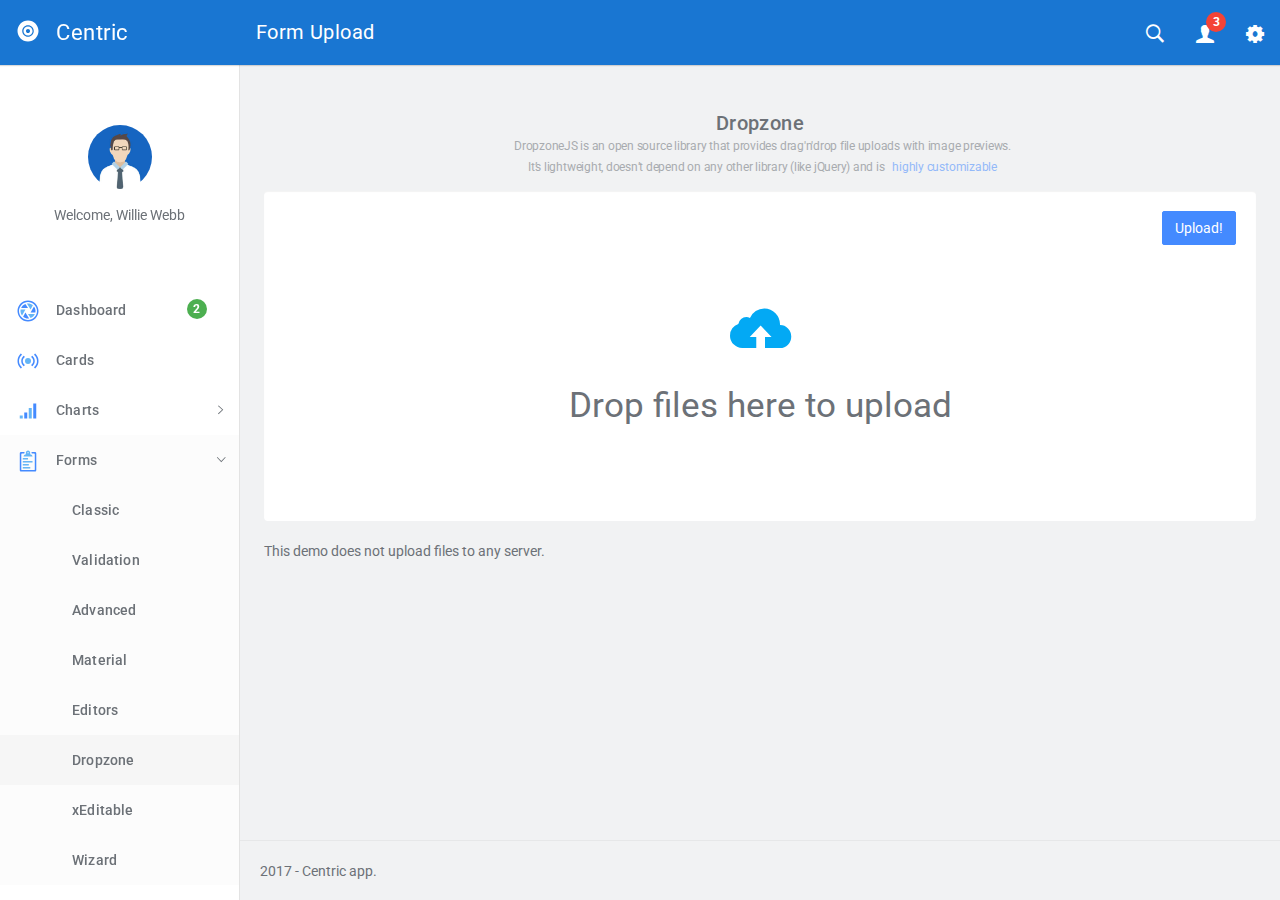
<file: src/dropzone.html>
<!DOCTYPE html>
<html lang="en">
  <head>
    <meta charset="utf-8">
    <meta name="viewport" content="width=device-width, initial-scale=1, maximum-scale=1">
    <meta name="description" content="Bootstrap Admin Template">
    <meta name="keywords" content="app, responsive, jquery, bootstrap, dashboard, admin">
    <title>Centric - Bootstrap Admin Template</title>
    <!-- Vendor styles-->
    <!-- build:css(../app) css/vendor.css-->
    <!-- Animate.CSS-->
    <link rel="stylesheet" href="assets/vendor/animate.css/animate.css">
    <!-- Bootstrap-->
    <link rel="stylesheet" href="assets/vendor/bootstrap/dist/css/bootstrap.min.css">
    <!-- Ionicons-->
    <link rel="stylesheet" href="assets/vendor/ionicons/css/ionicons.css">
    <!-- Bluimp Gallery-->
    <link rel="stylesheet" href="assets/vendor/blueimp-gallery/css/blueimp-gallery.css">
    <link rel="stylesheet" href="assets/vendor/blueimp-gallery/css/blueimp-gallery-indicator.css">
    <link rel="stylesheet" href="assets/vendor/blueimp-gallery/css/blueimp-gallery-video.css">
    <!-- Datepicker-->
    <link rel="stylesheet" href="assets/vendor/bootstrap-datepicker/dist/css/bootstrap-datepicker3.css">
    <!-- Rickshaw-->
    <link rel="stylesheet" href="assets/vendor/rickshaw/rickshaw.css">
    <!-- Select2-->
    <link rel="stylesheet" href="assets/vendor/select2/dist/css/select2.css">
    <!-- Clockpicker-->
    <link rel="stylesheet" href="assets/vendor/clockpicker/dist/bootstrap-clockpicker.css">
    <!-- Range Slider-->
    <link rel="stylesheet" href="assets/vendor/nouislider/distribute/nouislider.min.css">
    <!-- ColorPicker-->
    <link rel="stylesheet" href="assets/vendor/mjolnic-bootstrap-colorpicker/dist/css/bootstrap-colorpicker.css">
    <!-- Summernote-->
    <link rel="stylesheet" href="assets/vendor/summernote/dist/summernote.css">
    <!-- Dropzone-->
    <link rel="stylesheet" href="assets/vendor/dropzone/dist/basic.css">
    <link rel="stylesheet" href="assets/vendor/dropzone/dist/dropzone.css">
    <!-- Xeditable-->
    <link rel="stylesheet" href="assets/vendor/x-editable/dist/bootstrap3-editable/css/bootstrap-editable.css">
    <!-- Bootgrid-->
    <link rel="stylesheet" href="assets/vendor/jquery.bootgrid/dist/jquery.bootgrid.css">
    <!-- Datatables-->
    <link rel="stylesheet" href="assets/vendor/datatables/media/css/jquery.dataTables.css">
    <!-- Sweet Alert-->
    <link rel="stylesheet" href="assets/vendor/sweetalert/dist/sweetalert.css">
    <!-- Loaders.CSS-->
    <link rel="stylesheet" href="assets/vendor/loaders.css/loaders.css">
    <!-- Material Floating Button-->
    <link rel="stylesheet" href="assets/vendor/ng-material-floating-button/mfb/dist/mfb.css">
    <!-- Material Colors-->
    <link rel="stylesheet" href="assets/vendor/material-colors/dist/colors.css">
    <!-- endbuild-->
    <!-- Application styles-->
    <link rel="stylesheet" href="assets/css/app.css">
  </head>
  <body class="theme-1">
    <div class="layout-container">
      <!-- top navbar-->
      <header class="header-container">
        <nav>
          <ul class="visible-xs visible-sm">
            <li><a id="sidebar-toggler" href="#" class="menu-link menu-link-slide"><span><em></em></span></a></li>
          </ul>
          <ul class="hidden-xs">
            <li><a id="offcanvas-toggler" href="#" class="menu-link menu-link-slide"><span><em></em></span></a></li>
          </ul>
          <h2 class="header-title">Form Upload</h2>
          <ul class="pull-right">
            <li><a id="header-search" href="#" class="ripple"><em class="ion-ios-search-strong"></em></a></li>
            <li class="dropdown"><a href="#" data-toggle="dropdown" class="dropdown-toggle has-badge ripple"><em class="ion-person"></em><sup class="badge bg-danger">3</sup></a>
              <ul class="dropdown-menu dropdown-menu-right md-dropdown-menu">
                <li><a href="profile.html"><em class="ion-home icon-fw"></em>Profile</a></li>
                <li><a href="messages.html"><em class="ion-gear-a icon-fw"></em>Messages</a></li>
                <li role="presentation" class="divider"></li>
                <li><a href="user.login.html"><em class="ion-log-out icon-fw"></em>Logout</a></li>
              </ul>
            </li>
            <li><a id="header-settings" href="#" class="ripple"><em class="ion-gear-b"></em></a></li>
          </ul>
        </nav>
      </header>
      <!-- sidebar-->
      <aside class="sidebar-container">
        <div class="sidebar-header">
          <div class="pull-right pt-lg text-muted hidden"><em class="ion-close-round"></em></div><a href="#" class="sidebar-header-logo"><img src="assets/img/logo.png" data-svg-replace="assets/img/logo.svg" alt="Logo"><span class="sidebar-header-logo-text">Centric</span></a>
        </div>
        <div class="sidebar-content">
          <div class="sidebar-toolbar text-center"><a href=""><img src="assets/img/user/01.jpg" alt="Profile" class="img-circle thumb64"></a>
            <div class="mt">Welcome, Willie Webb</div>
          </div>
          <nav class="sidebar-nav">
            <ul>
              <li><a href="dashboard.html" class="ripple"><span class="pull-right nav-label"><span class="badge bg-success">2</span></span><span class="nav-icon"><img src="" data-svg-replace="assets/img/icons/aperture.svg" alt="MenuItem" class="hidden"></span><span>Dashboard</span></a></li>
              <li><a href="cards.html" class="ripple"><span class="pull-right nav-label"></span><span class="nav-icon"><img src="" data-svg-replace="assets/img/icons/radio-waves.svg" alt="MenuItem" class="hidden"></span><span>Cards</span></a></li>
              <li><a href="#" class="ripple"><span class="pull-right nav-caret"><em class="ion-ios-arrow-right"></em></span><span class="pull-right nav-label"></span><span class="nav-icon"><img src="" data-svg-replace="assets/img/icons/connection-bars.svg" alt="MenuItem" class="hidden"></span><span>Charts</span></a>
                <ul class="sidebar-subnav">
                  <li><a href="flot.html" class="ripple"><span class="pull-right nav-label"></span><span>Flot</span></a></li>
                  <li><a href="radial.html" class="ripple"><span class="pull-right nav-label"></span><span>Radial</span></a></li>
                  <li><a href="rickshaw.html" class="ripple"><span class="pull-right nav-label"></span><span>Rickshaw</span></a></li>
                </ul>
              </li>
              <li><a href="#" class="ripple"><span class="pull-right nav-caret"><em class="ion-ios-arrow-right"></em></span><span class="pull-right nav-label"></span><span class="nav-icon"><img src="" data-svg-replace="assets/img/icons/clipboard.svg" alt="MenuItem" class="hidden"></span><span>Forms</span></a>
                <ul class="sidebar-subnav">
                  <li><a href="forms.classic.html" class="ripple"><span class="pull-right nav-label"></span><span>Classic</span></a></li>
                  <li><a href="validation.html" class="ripple"><span class="pull-right nav-label"></span><span>Validation</span></a></li>
                  <li><a href="forms.advanced.html" class="ripple"><span class="pull-right nav-label"></span><span>Advanced</span></a></li>
                  <li><a href="material.html" class="ripple"><span class="pull-right nav-label"></span><span>Material</span></a></li>
                  <li><a href="editor.html" class="ripple"><span class="pull-right nav-label"></span><span>Editors</span></a></li>
                  <li><a href="dropzone.html" class="ripple"><span class="pull-right nav-label"></span><span>Dropzone</span></a></li>
                  <li><a href="xeditable.html" class="ripple"><span class="pull-right nav-label"></span><span>xEditable</span></a></li>
                  <li><a href="wizard.html" class="ripple"><span class="pull-right nav-label"></span><span>Wizard</span></a></li>
                </ul>
              </li>
              <li><a href="#" class="ripple"><span class="pull-right nav-caret"><em class="ion-ios-arrow-right"></em></span><span class="pull-right nav-label"></span><span class="nav-icon"><img src="" data-svg-replace="assets/img/icons/navicon.svg" alt="MenuItem" class="hidden"></span><span>Tables</span></a>
                <ul id="tables" class="sidebar-subnav">
                  <li><a href="tables.classic.html" class="ripple"><span class="pull-right nav-label"></span><span>Classic</span></a></li>
                  <li><a href="datatable.html" class="ripple"><span class="pull-right nav-label"></span><span>Datatable</span></a></li>
                  <li><a href="bootgrid.html" class="ripple"><span class="pull-right nav-label"></span><span>Bootgrid</span></a></li>
                </ul>
              </li>
              <li><a href="#" class="ripple"><span class="pull-right nav-caret"><em class="ion-ios-arrow-right"></em></span><span class="pull-right nav-label"></span><span class="nav-icon"><img src="" data-svg-replace="assets/img/icons/grid.svg" alt="MenuItem" class="hidden"></span><span>Layouts</span></a>
                <ul id="layouts" class="sidebar-subnav">
                  <li><a href="layouts.columns.html" class="ripple"><span class="pull-right nav-label"></span><span>Columns</span></a></li>
                  <li><a href="layouts.overlap.html" class="ripple"><span class="pull-right nav-label"></span><span>Overlap</span></a></li>
                  <li><a href="layouts.boxed.html" class="ripple"><span class="pull-right nav-label"></span><span>Boxed</span></a></li>
                  <li><a href="layouts.tabs.html" class="ripple"><span class="pull-right nav-label"></span><span>Tabs</span></a></li>
                  <li><a href="layouts.containers.html" class="ripple"><span class="pull-right nav-label"></span><span>Containers</span></a></li>
                </ul>
              </li>
              <li><a href="#" class="ripple"><span class="pull-right nav-caret"><em class="ion-ios-arrow-right"></em></span><span class="pull-right nav-label"></span><span class="nav-icon"><img src="" data-svg-replace="assets/img/icons/levels.svg" alt="MenuItem" class="hidden"></span><span>Elements</span></a>
                <ul id="elements" class="sidebar-subnav">
                  <li><a href="colors.html" class="ripple"><span class="pull-right nav-label"></span><span>Colors</span></a></li>
                  <li><a href="whiteframes.html" class="ripple"><span class="pull-right nav-label"></span><span>Whiteframes</span></a></li>
                  <li><a href="lists.html" class="ripple"><span class="pull-right nav-label"></span><span>Lists</span></a></li>
                  <li><a href="bootstrapui.html" class="ripple"><span class="pull-right nav-label"></span><span>Bootstrap</span></a></li>
                  <li><a href="buttons.html" class="ripple"><span class="pull-right nav-label"></span><span>Buttons</span></a></li>
                  <li><a href="sweetalert.html"><span class="pull-right nav-label"></span><span>Sweet-alert</span></a></li>
                  <li><a href="spinners.html" class="ripple"><span class="pull-right nav-label"></span><span>Spinners</span></a></li>
                  <li><a href="nestable.html" class="ripple"><span class="pull-right nav-label"></span><span>Nestable</span></a></li>
                  <li><a href="grid.html" class="ripple"><span class="pull-right nav-label"></span><span>Grid</span></a></li>
                  <li><a href="grid-masonry.html" class="ripple"><span class="pull-right nav-label"></span><span>Grid Masonry</span></a></li>
                  <li><a href="typography.html" class="ripple"><span class="pull-right nav-label"></span><span>Typography</span></a></li>
                  <li><a href="icons.html" class="ripple"><span class="pull-right nav-label"></span><span>Icons</span></a></li>
                  <li><a href="utilities.html" class="ripple"><span class="pull-right nav-label"></span><span>Utilities</span></a></li>
                </ul>
              </li>
              <li><a href="#" class="ripple"><span class="pull-right nav-caret"><em class="ion-ios-arrow-right"></em></span><span class="pull-right nav-label"></span><span class="nav-icon"><img src="" data-svg-replace="assets/img/icons/planet.svg" alt="MenuItem" class="hidden"></span><span>Maps</span></a>
                <ul id="maps" class="sidebar-subnav">
                  <li><a href="google-map-full.html" class="ripple"><span class="pull-right nav-label"></span><span>Google Maps Full</span></a></li>
                  <li><a href="google-map.html" class="ripple"><span class="pull-right nav-label"></span><span>Google Maps</span></a></li>
                  <li><a href="vector-map.html" class="ripple"><span class="pull-right nav-label"></span><span>Vector Maps</span></a></li>
                  <li><a href="datamaps.html" class="ripple"><span class="pull-right nav-label"></span><span>Datamaps</span></a></li>
                </ul>
              </li>
              <li><a href="#" class="ripple"><span class="pull-right nav-caret"><em class="ion-ios-arrow-right"></em></span><span class="pull-right nav-label"></span><span class="nav-icon"><img src="" data-svg-replace="assets/img/icons/ios-browsers.svg" alt="MenuItem" class="hidden"></span><span>Pages</span></a>
                <ul id="pages" class="sidebar-subnav">
                  <li><a href="timeline.html" class="ripple"><span class="pull-right nav-label"></span><span>Timeline</span></a></li>
                  <li><a href="invoice.html" class="ripple"><span class="pull-right nav-label"></span><span>Invoice</span></a></li>
                  <li><a href="pricing.html" class="ripple"><span class="pull-right nav-label"></span><span>Pricing</span></a></li>
                  <li><a href="contacts.html" class="ripple"><span class="pull-right nav-label"></span><span>Contacts</span></a></li>
                  <li><a href="faq.html" class="ripple"><span class="pull-right nav-label"></span><span>FAQ</span></a></li>
                  <li><a href="projects.html" class="ripple"><span class="pull-right nav-label"></span><span>Projects</span></a></li>
                  <li><a href="blog.html" class="ripple"><span class="pull-right nav-label"></span><span>Blog</span></a></li>
                  <li><a href="blog.article.html" class="ripple"><span class="pull-right nav-label"></span><span>Article</span></a></li>
                  <li><a href="profile.html" class="ripple"><span class="pull-right nav-label"></span><span>Profile</span></a></li>
                  <li><a href="gallery.html" class="ripple"><span class="pull-right nav-label"></span><span>Gallery</span></a></li>
                  <li><a href="wall.html" class="ripple"><span class="pull-right nav-label"></span><span>Wall</span></a></li>
                  <li><a href="search.html" class="ripple"><span class="pull-right nav-label"></span><span>Search</span></a></li>
                  <li><a href="messages.html" class="ripple"><span class="pull-right nav-label"></span><span>Messages Board</span></a></li>
                </ul>
              </li>
              <li><a href="#" class="ripple"><span class="pull-right nav-caret"><em class="ion-ios-arrow-right"></em></span><span class="pull-right nav-label"></span><span class="nav-icon"><img src="" data-svg-replace="assets/img/icons/person-stalker.svg" alt="MenuItem" class="hidden"></span><span>User</span></a>
                <ul id="user" class="sidebar-subnav">
                  <li><a href="login.html" class="ripple"><span class="pull-right nav-label"></span><span>Login</span></a></li>
                  <li><a href="signup.html" class="ripple"><span class="pull-right nav-label"></span><span>Signup</span></a></li>
                  <li><a href="lock.html" class="ripple"><span class="pull-right nav-label"></span><span>Lock</span></a></li>
                  <li><a href="recover.html" class="ripple"><span class="pull-right nav-label"></span><span>Recover</span></a></li>
                </ul>
              </li>
              <li><a href="../../angularjs/" class="ripple"><span class="nav-icon"><em class="ion-android-open"></em></span><span>AngularJS</span></a></li>
            </ul>
          </nav>
        </div>
      </aside>
      <div class="sidebar-layout-obfuscator"></div>
      <!-- Main section-->
      <main class="main-container">
        <!-- Page content-->
        <section>
          <div class="container container-lg">
            <h5 class="text-center">Dropzone<br><small>DropzoneJS is an open source library that provides drag&apos;n&apos;drop file uploads with image previews.</small><br><small class="spr">It’s lightweight, doesn’t depend on any other library (like jQuery) and is</small><small><a href="http://www.dropzonejs.com/" target="_blank">highly customizable</a></small></h5>
            <form id="dropzone-area" action="#" class="well dropzone">
              <div class="dropzone-previews"></div>
              <button type="submit" class="btn btn-primary pull-right">Upload!</button>
            </form>
            <p>This demo does not upload files to any server.</p>
          </div>
        </section>
        <!-- Page footer-->
        <footer><span>2017 - Centric app.</span></footer>
      </main>
    </div>
    <!-- Search template-->
    <div tabindex="-1" role="dialog" class="modal modal-top fade modal-search">
      <div class="modal-dialog">
        <div class="modal-content">
          <div class="modal-body">
            <div class="pull-left">
              <button type="button" data-dismiss="modal" class="btn btn-flat"><em class="ion-arrow-left-c icon-24"></em></button>
            </div>
            <div class="pull-right">
              <button type="button" class="btn btn-flat"><em class="ion-android-microphone icon-24"></em></button>
            </div>
            <form action="#" class="oh">
              <div class="mda-form-control pt0">
                <input type="text" placeholder="Search.." data-localize="header.SEARCH" class="form-control header-input-search">
                <div class="mda-form-control-line"></div>
              </div>
            </form>
          </div>
        </div>
      </div>
    </div>
    <!-- End Search template-->
    <!-- Settings template-->
    <div tabindex="-1" role="dialog" class="modal-settings modal modal-right fade">
      <div class="modal-dialog modal-lg">
        <div class="modal-content">
          <div class="modal-header">
            <div data-dismiss="modal" class="pull-right clickable"><em class="ion-close-round text-soft"></em></div>
            <h4 class="modal-title"><span>Settings</span></h4>
          </div>
          <div class="modal-body">
            <div class="clearfix mb">
              <div class="pull-left wd-tiny mb">
                <div class="setting-color">
                  <label class="preview-theme-1">
                    <input type="radio" checked="checked" name="setting-theme" value="0"><span class="ion-checkmark-round"></span>
                    <div class="t-grid">
                      <div class="t-row">
                        <div class="t-col preview-header"></div>
                        <div class="t-col preview-sidebar"></div>
                        <div class="t-col preview-content"></div>
                      </div>
                    </div>
                  </label>
                </div>
              </div>
              <div class="pull-left wd-tiny mb">
                <div class="setting-color">
                  <label class="preview-theme-2">
                    <input type="radio" name="setting-theme" value="1"><span class="ion-checkmark-round"></span>
                    <div class="t-grid">
                      <div class="t-row">
                        <div class="t-col preview-header"></div>
                        <div class="t-col preview-sidebar"></div>
                        <div class="t-col preview-content"></div>
                      </div>
                    </div>
                  </label>
                </div>
              </div>
              <div class="pull-left wd-tiny mb">
                <div class="setting-color">
                  <label class="preview-theme-3">
                    <input type="radio" name="setting-theme" value="2"><span class="ion-checkmark-round"></span>
                    <div class="t-grid">
                      <div class="t-row">
                        <div class="t-col preview-header"></div>
                        <div class="t-col preview-sidebar"></div>
                        <div class="t-col preview-content"></div>
                      </div>
                    </div>
                  </label>
                </div>
              </div>
              <div class="pull-left wd-tiny mb">
                <div class="setting-color">
                  <label class="preview-theme-4">
                    <input type="radio" name="setting-theme" value="3"><span class="ion-checkmark-round"></span>
                    <div class="t-grid">
                      <div class="t-row">
                        <div class="t-col preview-header"></div>
                        <div class="t-col preview-sidebar"></div>
                        <div class="t-col preview-content"></div>
                      </div>
                    </div>
                  </label>
                </div>
              </div>
              <div class="pull-left wd-tiny mb">
                <div class="setting-color">
                  <label class="preview-theme-5">
                    <input type="radio" name="setting-theme" value="4"><span class="ion-checkmark-round"></span>
                    <div class="t-grid">
                      <div class="t-row">
                        <div class="t-col preview-header"></div>
                        <div class="t-col preview-sidebar"></div>
                        <div class="t-col preview-content"></div>
                      </div>
                    </div>
                  </label>
                </div>
              </div>
              <div class="pull-left wd-tiny mb">
                <div class="setting-color">
                  <label class="preview-theme-6">
                    <input type="radio" name="setting-theme" value="5"><span class="ion-checkmark-round"></span>
                    <div class="t-grid">
                      <div class="t-row">
                        <div class="t-col preview-header"></div>
                        <div class="t-col preview-sidebar"></div>
                        <div class="t-col preview-content"></div>
                      </div>
                    </div>
                  </label>
                </div>
              </div>
              <div class="pull-left wd-tiny mb">
                <div class="setting-color">
                  <label class="preview-theme-7">
                    <input type="radio" name="setting-theme" value="6"><span class="ion-checkmark-round"></span>
                    <div class="t-grid">
                      <div class="t-row">
                        <div class="t-col preview-header"></div>
                        <div class="t-col preview-sidebar"></div>
                        <div class="t-col preview-content"></div>
                      </div>
                    </div>
                  </label>
                </div>
              </div>
              <div class="pull-left wd-tiny mb">
                <div class="setting-color">
                  <label class="preview-theme-8">
                    <input type="radio" name="setting-theme" value="7"><span class="ion-checkmark-round"></span>
                    <div class="t-grid">
                      <div class="t-row">
                        <div class="t-col preview-header"></div>
                        <div class="t-col preview-sidebar"></div>
                        <div class="t-col preview-content"></div>
                      </div>
                    </div>
                  </label>
                </div>
              </div>
              <div class="pull-left wd-tiny mb">
                <div class="setting-color">
                  <label class="preview-theme-9">
                    <input type="radio" name="setting-theme" value="8"><span class="ion-checkmark-round"></span>
                    <div class="t-grid">
                      <div class="t-row">
                        <div class="t-col preview-header"></div>
                        <div class="t-col preview-sidebar"></div>
                        <div class="t-col preview-content"></div>
                      </div>
                    </div>
                  </label>
                </div>
              </div>
            </div>
            <hr>
            <p>
              <label class="mda-checkbox">
                <input id="sidebar-showheader" type="checkbox" checked=""><em class="bg-indigo-500"></em>Sidebar header
              </label>
            </p>
            <p>
              <label class="mda-checkbox">
                <input id="sidebar-showtoolbar" type="checkbox" checked=""><em class="bg-indigo-500"></em>Sidebar toolbar
              </label>
            </p>
            <p>
              <label class="mda-checkbox">
                <input id="sidebar-offcanvas" type="checkbox"><em class="bg-indigo-500"></em>Sidebar offcanvas
              </label>
            </p>
            <hr>
            <p>Navigation icon</p>
            <p>
              <label class="mda-radio">
                <input type="radio" name="headerMenulink" value="menu-link-close"><em class="bg-indigo-500"></em>Close icon
              </label>
            </p>
            <p>
              <label class="mda-radio">
                <input type="radio" checked="" name="headerMenulink" value="menu-link-slide"><em class="bg-indigo-500"></em>Slide arrow
              </label>
            </p>
            <p>
              <label class="mda-radio">
                <input type="radio" name="headerMenulink" value="menu-link-arrow"><em class="bg-indigo-500"></em>Big arrow
              </label>
            </p>
            <hr>
            <button type="button" data-toggle-fullscreen="" class="btn btn-default btn-raised">Toggle fullscreen</button>
            <hr>
            <p>Change language</p>
            <!-- START Language list-->
            <div class="btn-group">
              <button type="button" data-toggle="dropdown" class="btn btn-default btn-block btn-raised">English</button>
              <ul role="menu" class="dropdown-menu dropdown-menu-right animated fadeInUpShort">
                <li><a href="#" data-set-lang="en">English</a></li>
                <li><a href="#" data-set-lang="es">Spanish</a></li>
              </ul>
            </div>
            <!-- END Language list-->
          </div>
        </div>
      </div>
    </div>
    <!-- End Settings template-->
    <!-- Google Maps API-->
    <script type="text/javascript" src="http://maps.google.com/maps/api/js?key=AIzaSyD_MleSHludEfiKUi1CCyumkv74Pm4u8Is"></script>
    <!-- build:js(../app) js/vendor.js-->
    <!-- Modernizr-->
    <script src="assets/vendor/modernizr/modernizr.custom.js"></script>
    <!-- jQuery-->
    <script src="assets/vendor/jquery/dist/jquery.js"></script>
    <!-- Bootstrap-->
    <script src="assets/vendor/bootstrap/dist/js/bootstrap.js"></script>
    <!-- jQuery Browser-->
    <script src="assets/vendor/jquery.browser/dist/jquery.browser.js"></script>
    <!-- Material Colors-->
    <script src="assets/vendor/material-colors/dist/colors.js"></script>
    <!-- Bootstrap Filestyle-->
    <script src="assets/vendor/bootstrap-filestyle/src/bootstrap-filestyle.js"></script>
    <!-- Flot charts-->
    <script src="assets/vendor/flot/jquery.flot.js"></script>
    <script src="assets/vendor/flot/jquery.flot.categories.js"></script>
    <script src="assets/vendor/flot-spline/js/jquery.flot.spline.js"></script>
    <script src="assets/vendor/flot.tooltip/js/jquery.flot.tooltip.js"></script>
    <script src="assets/vendor/flot/jquery.flot.resize.js"></script>
    <script src="assets/vendor/flot/jquery.flot.pie.js"></script>
    <script src="assets/vendor/flot/jquery.flot.time.js"></script>
    <script src="assets/vendor/sidebysideimproved/jquery.flot.orderBars.js"></script>
    <!-- jVector Maps-->
    <script src="assets/vendor/ika.jvectormap/jquery-jvectormap-1.2.2.min.js"></script>
    <script src="assets/vendor/ika.jvectormap/jquery-jvectormap-us-mill-en.js"></script>
    <script src="assets/vendor/ika.jvectormap/jquery-jvectormap-world-mill-en.js"></script>
    <!-- Easypie Charts-->
    <script src="assets/vendor/jquery.easy-pie-chart/dist/jquery.easypiechart.js"></script>
    <!-- Screenfull-->
    <script src="assets/vendor/screenfull/dist/screenfull.js"></script>
    <!-- Sparkline-->
    <script src="assets/vendor/sparkline/index.js"></script>
    <!-- Datepicker-->
    <script src="assets/vendor/bootstrap-datepicker/js/bootstrap-datepicker.js"></script>
    <!-- jQuery Knob charts-->
    <script src="assets/vendor/jquery-knob/js/jquery.knob.js"></script>
    <!-- Rickshaw-->
    <script src="assets/vendor/d3/d3.js"></script>
    <script src="assets/vendor/rickshaw/rickshaw.js"></script>
    <!-- jQuery Form Validation-->
    <script src="assets/vendor/jquery-validation/dist/jquery.validate.js"></script>
    <script src="assets/vendor/jquery-validation/dist/additional-methods.js"></script>
    <!-- JQUERY STEPS-->
    <script src="assets/vendor/jquery.steps/build/jquery.steps.js"></script>
    <!-- Select2-->
    <script src="assets/vendor/select2/dist/js/select2.js"></script>
    <!-- Clockpicker-->
    <script src="assets/vendor/clockpicker/dist/bootstrap-clockpicker.js"></script>
    <!-- Range Slider-->
    <script src="assets/vendor/nouislider/distribute/nouislider.js"></script>
    <!-- ColorPicker-->
    <script src="assets/vendor/mjolnic-bootstrap-colorpicker/dist/js/bootstrap-colorpicker.js"></script>
    <!-- Summernote-->
    <script src="assets/vendor/summernote/dist/summernote.js"></script>
    <!-- Dropzone-->
    <script src="assets/vendor/dropzone/dist/dropzone.js"></script>
    <!-- Xeditable-->
    <script src="assets/vendor/x-editable/dist/bootstrap3-editable/js/bootstrap-editable.js"></script>
    <!-- Momentjs-->
    <script src="assets/vendor/moment/min/moment-with-locales.js"></script>
    <!-- Google Maps-->
    <script src="assets/vendor/gmaps/gmaps.js"></script>
    <!-- Bootgrid-->
    <script src="assets/vendor/jquery.bootgrid/dist/jquery.bootgrid.js"></script>
    <script src="assets/vendor/jquery.bootgrid/dist/jquery.bootgrid.fa.js"></script>
    <!-- Datatables-->
    <script src="assets/vendor/datatables/media/js/jquery.dataTables.js"></script>
    <!-- Nestable-->
    <script src="assets/vendor/nestable/jquery.nestable.js"></script>
    <!-- Sweet Alert-->
    <script src="assets/vendor/sweetalert/dist/sweetalert-dev.js"></script>
    <!-- Masonry-->
    <script src="assets/vendor/masonry/dist/masonry.pkgd.js"></script>
    <!-- Images Loaded-->
    <script src="assets/vendor/imagesloaded/imagesloaded.pkgd.js"></script>
    <!-- Loaders.CSS-->
    <script src="assets/vendor/loaders.css/loaders.css.js"></script>
    <!-- jQuery Localize-->
    <script src="assets/vendor/jquery-localize-i18n/dist/jquery.localize.js"></script>
    <!-- Blueimp Gallery-->
    <script src="assets/vendor/blueimp-gallery/js/blueimp-helper.js"></script>
    <script src="assets/vendor/blueimp-gallery/js/blueimp-gallery.js"></script>
    <script src="assets/vendor/blueimp-gallery/js/blueimp-gallery-fullscreen.js"></script>
    <script src="assets/vendor/blueimp-gallery/js/blueimp-gallery-indicator.js"></script>
    <script src="assets/vendor/blueimp-gallery/js/blueimp-gallery-video.js"></script>
    <script src="assets/vendor/blueimp-gallery/js/blueimp-gallery-vimeo.js"></script>
    <script src="assets/vendor/blueimp-gallery/js/blueimp-gallery-youtube.js"></script>
    <script src="assets/vendor/blueimp-gallery/js/jquery.blueimp-gallery.js"></script>
    <!-- Datamaps-->
    <script src="assets/vendor/topojson/topojson.min.js"></script>
    <script src="assets/vendor/datamaps/dist/datamaps.all.js"></script>
    <!-- endbuild-->
    <!-- App script-->
    <script src="assets/js/app.js"></script>
  </body>
</html>
</file>
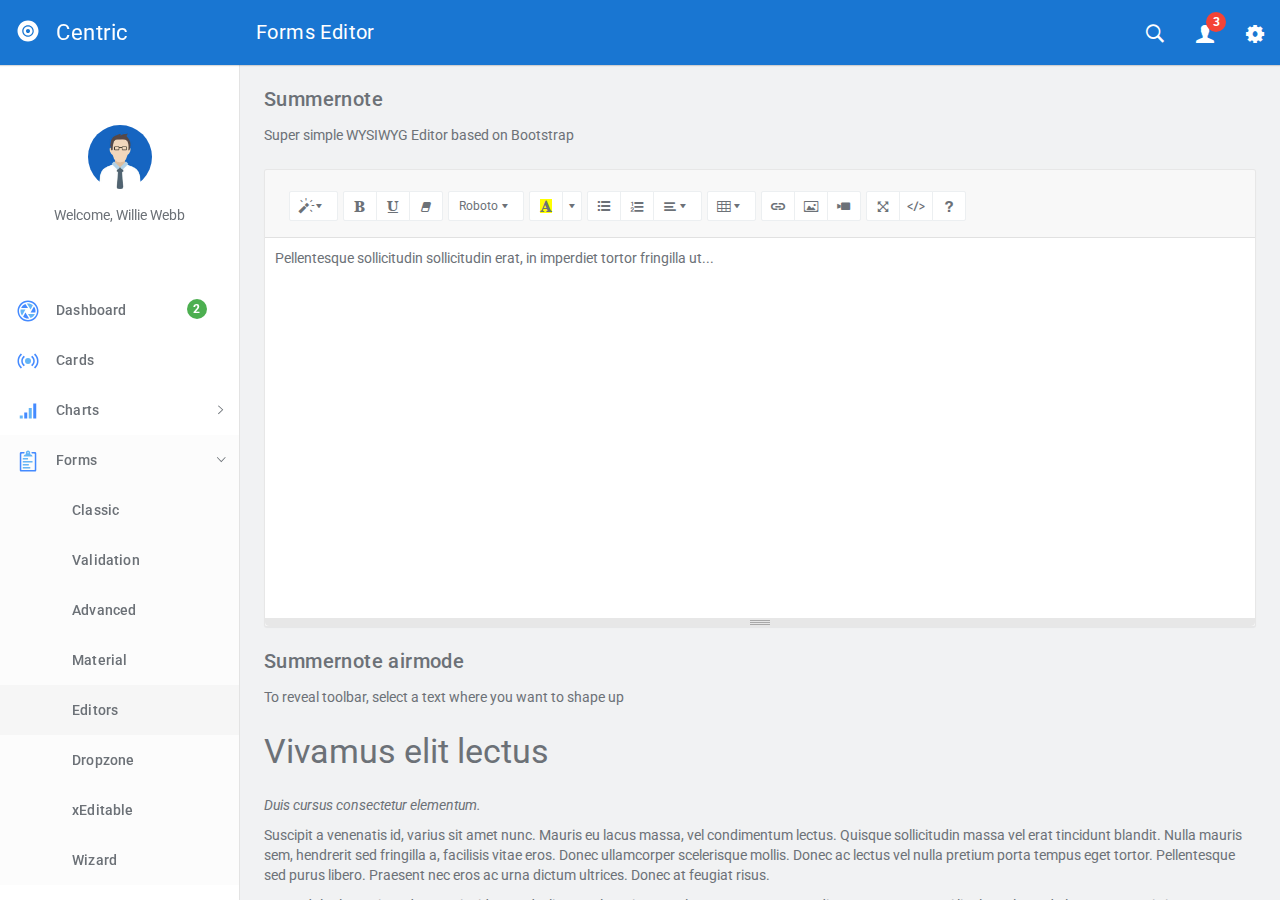
<file: src/editor.html>
<!DOCTYPE html>
<html lang="en">
  <head>
    <meta charset="utf-8">
    <meta name="viewport" content="width=device-width, initial-scale=1, maximum-scale=1">
    <meta name="description" content="Bootstrap Admin Template">
    <meta name="keywords" content="app, responsive, jquery, bootstrap, dashboard, admin">
    <title>Centric - Bootstrap Admin Template</title>
    <!-- Vendor styles-->
    <!-- build:css(../app) css/vendor.css-->
    <!-- Animate.CSS-->
    <link rel="stylesheet" href="assets/vendor/animate.css/animate.css">
    <!-- Bootstrap-->
    <link rel="stylesheet" href="assets/vendor/bootstrap/dist/css/bootstrap.min.css">
    <!-- Ionicons-->
    <link rel="stylesheet" href="assets/vendor/ionicons/css/ionicons.css">
    <!-- Bluimp Gallery-->
    <link rel="stylesheet" href="assets/vendor/blueimp-gallery/css/blueimp-gallery.css">
    <link rel="stylesheet" href="assets/vendor/blueimp-gallery/css/blueimp-gallery-indicator.css">
    <link rel="stylesheet" href="assets/vendor/blueimp-gallery/css/blueimp-gallery-video.css">
    <!-- Datepicker-->
    <link rel="stylesheet" href="assets/vendor/bootstrap-datepicker/dist/css/bootstrap-datepicker3.css">
    <!-- Rickshaw-->
    <link rel="stylesheet" href="assets/vendor/rickshaw/rickshaw.css">
    <!-- Select2-->
    <link rel="stylesheet" href="assets/vendor/select2/dist/css/select2.css">
    <!-- Clockpicker-->
    <link rel="stylesheet" href="assets/vendor/clockpicker/dist/bootstrap-clockpicker.css">
    <!-- Range Slider-->
    <link rel="stylesheet" href="assets/vendor/nouislider/distribute/nouislider.min.css">
    <!-- ColorPicker-->
    <link rel="stylesheet" href="assets/vendor/mjolnic-bootstrap-colorpicker/dist/css/bootstrap-colorpicker.css">
    <!-- Summernote-->
    <link rel="stylesheet" href="assets/vendor/summernote/dist/summernote.css">
    <!-- Dropzone-->
    <link rel="stylesheet" href="assets/vendor/dropzone/dist/basic.css">
    <link rel="stylesheet" href="assets/vendor/dropzone/dist/dropzone.css">
    <!-- Xeditable-->
    <link rel="stylesheet" href="assets/vendor/x-editable/dist/bootstrap3-editable/css/bootstrap-editable.css">
    <!-- Bootgrid-->
    <link rel="stylesheet" href="assets/vendor/jquery.bootgrid/dist/jquery.bootgrid.css">
    <!-- Datatables-->
    <link rel="stylesheet" href="assets/vendor/datatables/media/css/jquery.dataTables.css">
    <!-- Sweet Alert-->
    <link rel="stylesheet" href="assets/vendor/sweetalert/dist/sweetalert.css">
    <!-- Loaders.CSS-->
    <link rel="stylesheet" href="assets/vendor/loaders.css/loaders.css">
    <!-- Material Floating Button-->
    <link rel="stylesheet" href="assets/vendor/ng-material-floating-button/mfb/dist/mfb.css">
    <!-- Material Colors-->
    <link rel="stylesheet" href="assets/vendor/material-colors/dist/colors.css">
    <!-- endbuild-->
    <!-- Application styles-->
    <link rel="stylesheet" href="assets/css/app.css">
  </head>
  <body class="theme-1">
    <div class="layout-container">
      <!-- top navbar-->
      <header class="header-container">
        <nav>
          <ul class="visible-xs visible-sm">
            <li><a id="sidebar-toggler" href="#" class="menu-link menu-link-slide"><span><em></em></span></a></li>
          </ul>
          <ul class="hidden-xs">
            <li><a id="offcanvas-toggler" href="#" class="menu-link menu-link-slide"><span><em></em></span></a></li>
          </ul>
          <h2 class="header-title">Forms Editor</h2>
          <ul class="pull-right">
            <li><a id="header-search" href="#" class="ripple"><em class="ion-ios-search-strong"></em></a></li>
            <li class="dropdown"><a href="#" data-toggle="dropdown" class="dropdown-toggle has-badge ripple"><em class="ion-person"></em><sup class="badge bg-danger">3</sup></a>
              <ul class="dropdown-menu dropdown-menu-right md-dropdown-menu">
                <li><a href="profile.html"><em class="ion-home icon-fw"></em>Profile</a></li>
                <li><a href="messages.html"><em class="ion-gear-a icon-fw"></em>Messages</a></li>
                <li role="presentation" class="divider"></li>
                <li><a href="user.login.html"><em class="ion-log-out icon-fw"></em>Logout</a></li>
              </ul>
            </li>
            <li><a id="header-settings" href="#" class="ripple"><em class="ion-gear-b"></em></a></li>
          </ul>
        </nav>
      </header>
      <!-- sidebar-->
      <aside class="sidebar-container">
        <div class="sidebar-header">
          <div class="pull-right pt-lg text-muted hidden"><em class="ion-close-round"></em></div><a href="#" class="sidebar-header-logo"><img src="assets/img/logo.png" data-svg-replace="assets/img/logo.svg" alt="Logo"><span class="sidebar-header-logo-text">Centric</span></a>
        </div>
        <div class="sidebar-content">
          <div class="sidebar-toolbar text-center"><a href=""><img src="assets/img/user/01.jpg" alt="Profile" class="img-circle thumb64"></a>
            <div class="mt">Welcome, Willie Webb</div>
          </div>
          <nav class="sidebar-nav">
            <ul>
              <li><a href="dashboard.html" class="ripple"><span class="pull-right nav-label"><span class="badge bg-success">2</span></span><span class="nav-icon"><img src="" data-svg-replace="assets/img/icons/aperture.svg" alt="MenuItem" class="hidden"></span><span>Dashboard</span></a></li>
              <li><a href="cards.html" class="ripple"><span class="pull-right nav-label"></span><span class="nav-icon"><img src="" data-svg-replace="assets/img/icons/radio-waves.svg" alt="MenuItem" class="hidden"></span><span>Cards</span></a></li>
              <li><a href="#" class="ripple"><span class="pull-right nav-caret"><em class="ion-ios-arrow-right"></em></span><span class="pull-right nav-label"></span><span class="nav-icon"><img src="" data-svg-replace="assets/img/icons/connection-bars.svg" alt="MenuItem" class="hidden"></span><span>Charts</span></a>
                <ul class="sidebar-subnav">
                  <li><a href="flot.html" class="ripple"><span class="pull-right nav-label"></span><span>Flot</span></a></li>
                  <li><a href="radial.html" class="ripple"><span class="pull-right nav-label"></span><span>Radial</span></a></li>
                  <li><a href="rickshaw.html" class="ripple"><span class="pull-right nav-label"></span><span>Rickshaw</span></a></li>
                </ul>
              </li>
              <li><a href="#" class="ripple"><span class="pull-right nav-caret"><em class="ion-ios-arrow-right"></em></span><span class="pull-right nav-label"></span><span class="nav-icon"><img src="" data-svg-replace="assets/img/icons/clipboard.svg" alt="MenuItem" class="hidden"></span><span>Forms</span></a>
                <ul class="sidebar-subnav">
                  <li><a href="forms.classic.html" class="ripple"><span class="pull-right nav-label"></span><span>Classic</span></a></li>
                  <li><a href="validation.html" class="ripple"><span class="pull-right nav-label"></span><span>Validation</span></a></li>
                  <li><a href="forms.advanced.html" class="ripple"><span class="pull-right nav-label"></span><span>Advanced</span></a></li>
                  <li><a href="material.html" class="ripple"><span class="pull-right nav-label"></span><span>Material</span></a></li>
                  <li><a href="editor.html" class="ripple"><span class="pull-right nav-label"></span><span>Editors</span></a></li>
                  <li><a href="dropzone.html" class="ripple"><span class="pull-right nav-label"></span><span>Dropzone</span></a></li>
                  <li><a href="xeditable.html" class="ripple"><span class="pull-right nav-label"></span><span>xEditable</span></a></li>
                  <li><a href="wizard.html" class="ripple"><span class="pull-right nav-label"></span><span>Wizard</span></a></li>
                </ul>
              </li>
              <li><a href="#" class="ripple"><span class="pull-right nav-caret"><em class="ion-ios-arrow-right"></em></span><span class="pull-right nav-label"></span><span class="nav-icon"><img src="" data-svg-replace="assets/img/icons/navicon.svg" alt="MenuItem" class="hidden"></span><span>Tables</span></a>
                <ul id="tables" class="sidebar-subnav">
                  <li><a href="tables.classic.html" class="ripple"><span class="pull-right nav-label"></span><span>Classic</span></a></li>
                  <li><a href="datatable.html" class="ripple"><span class="pull-right nav-label"></span><span>Datatable</span></a></li>
                  <li><a href="bootgrid.html" class="ripple"><span class="pull-right nav-label"></span><span>Bootgrid</span></a></li>
                </ul>
              </li>
              <li><a href="#" class="ripple"><span class="pull-right nav-caret"><em class="ion-ios-arrow-right"></em></span><span class="pull-right nav-label"></span><span class="nav-icon"><img src="" data-svg-replace="assets/img/icons/grid.svg" alt="MenuItem" class="hidden"></span><span>Layouts</span></a>
                <ul id="layouts" class="sidebar-subnav">
                  <li><a href="layouts.columns.html" class="ripple"><span class="pull-right nav-label"></span><span>Columns</span></a></li>
                  <li><a href="layouts.overlap.html" class="ripple"><span class="pull-right nav-label"></span><span>Overlap</span></a></li>
                  <li><a href="layouts.boxed.html" class="ripple"><span class="pull-right nav-label"></span><span>Boxed</span></a></li>
                  <li><a href="layouts.tabs.html" class="ripple"><span class="pull-right nav-label"></span><span>Tabs</span></a></li>
                  <li><a href="layouts.containers.html" class="ripple"><span class="pull-right nav-label"></span><span>Containers</span></a></li>
                </ul>
              </li>
              <li><a href="#" class="ripple"><span class="pull-right nav-caret"><em class="ion-ios-arrow-right"></em></span><span class="pull-right nav-label"></span><span class="nav-icon"><img src="" data-svg-replace="assets/img/icons/levels.svg" alt="MenuItem" class="hidden"></span><span>Elements</span></a>
                <ul id="elements" class="sidebar-subnav">
                  <li><a href="colors.html" class="ripple"><span class="pull-right nav-label"></span><span>Colors</span></a></li>
                  <li><a href="whiteframes.html" class="ripple"><span class="pull-right nav-label"></span><span>Whiteframes</span></a></li>
                  <li><a href="lists.html" class="ripple"><span class="pull-right nav-label"></span><span>Lists</span></a></li>
                  <li><a href="bootstrapui.html" class="ripple"><span class="pull-right nav-label"></span><span>Bootstrap</span></a></li>
                  <li><a href="buttons.html" class="ripple"><span class="pull-right nav-label"></span><span>Buttons</span></a></li>
                  <li><a href="sweetalert.html"><span class="pull-right nav-label"></span><span>Sweet-alert</span></a></li>
                  <li><a href="spinners.html" class="ripple"><span class="pull-right nav-label"></span><span>Spinners</span></a></li>
                  <li><a href="nestable.html" class="ripple"><span class="pull-right nav-label"></span><span>Nestable</span></a></li>
                  <li><a href="grid.html" class="ripple"><span class="pull-right nav-label"></span><span>Grid</span></a></li>
                  <li><a href="grid-masonry.html" class="ripple"><span class="pull-right nav-label"></span><span>Grid Masonry</span></a></li>
                  <li><a href="typography.html" class="ripple"><span class="pull-right nav-label"></span><span>Typography</span></a></li>
                  <li><a href="icons.html" class="ripple"><span class="pull-right nav-label"></span><span>Icons</span></a></li>
                  <li><a href="utilities.html" class="ripple"><span class="pull-right nav-label"></span><span>Utilities</span></a></li>
                </ul>
              </li>
              <li><a href="#" class="ripple"><span class="pull-right nav-caret"><em class="ion-ios-arrow-right"></em></span><span class="pull-right nav-label"></span><span class="nav-icon"><img src="" data-svg-replace="assets/img/icons/planet.svg" alt="MenuItem" class="hidden"></span><span>Maps</span></a>
                <ul id="maps" class="sidebar-subnav">
                  <li><a href="google-map-full.html" class="ripple"><span class="pull-right nav-label"></span><span>Google Maps Full</span></a></li>
                  <li><a href="google-map.html" class="ripple"><span class="pull-right nav-label"></span><span>Google Maps</span></a></li>
                  <li><a href="vector-map.html" class="ripple"><span class="pull-right nav-label"></span><span>Vector Maps</span></a></li>
                  <li><a href="datamaps.html" class="ripple"><span class="pull-right nav-label"></span><span>Datamaps</span></a></li>
                </ul>
              </li>
              <li><a href="#" class="ripple"><span class="pull-right nav-caret"><em class="ion-ios-arrow-right"></em></span><span class="pull-right nav-label"></span><span class="nav-icon"><img src="" data-svg-replace="assets/img/icons/ios-browsers.svg" alt="MenuItem" class="hidden"></span><span>Pages</span></a>
                <ul id="pages" class="sidebar-subnav">
                  <li><a href="timeline.html" class="ripple"><span class="pull-right nav-label"></span><span>Timeline</span></a></li>
                  <li><a href="invoice.html" class="ripple"><span class="pull-right nav-label"></span><span>Invoice</span></a></li>
                  <li><a href="pricing.html" class="ripple"><span class="pull-right nav-label"></span><span>Pricing</span></a></li>
                  <li><a href="contacts.html" class="ripple"><span class="pull-right nav-label"></span><span>Contacts</span></a></li>
                  <li><a href="faq.html" class="ripple"><span class="pull-right nav-label"></span><span>FAQ</span></a></li>
                  <li><a href="projects.html" class="ripple"><span class="pull-right nav-label"></span><span>Projects</span></a></li>
                  <li><a href="blog.html" class="ripple"><span class="pull-right nav-label"></span><span>Blog</span></a></li>
                  <li><a href="blog.article.html" class="ripple"><span class="pull-right nav-label"></span><span>Article</span></a></li>
                  <li><a href="profile.html" class="ripple"><span class="pull-right nav-label"></span><span>Profile</span></a></li>
                  <li><a href="gallery.html" class="ripple"><span class="pull-right nav-label"></span><span>Gallery</span></a></li>
                  <li><a href="wall.html" class="ripple"><span class="pull-right nav-label"></span><span>Wall</span></a></li>
                  <li><a href="search.html" class="ripple"><span class="pull-right nav-label"></span><span>Search</span></a></li>
                  <li><a href="messages.html" class="ripple"><span class="pull-right nav-label"></span><span>Messages Board</span></a></li>
                </ul>
              </li>
              <li><a href="#" class="ripple"><span class="pull-right nav-caret"><em class="ion-ios-arrow-right"></em></span><span class="pull-right nav-label"></span><span class="nav-icon"><img src="" data-svg-replace="assets/img/icons/person-stalker.svg" alt="MenuItem" class="hidden"></span><span>User</span></a>
                <ul id="user" class="sidebar-subnav">
                  <li><a href="login.html" class="ripple"><span class="pull-right nav-label"></span><span>Login</span></a></li>
                  <li><a href="signup.html" class="ripple"><span class="pull-right nav-label"></span><span>Signup</span></a></li>
                  <li><a href="lock.html" class="ripple"><span class="pull-right nav-label"></span><span>Lock</span></a></li>
                  <li><a href="recover.html" class="ripple"><span class="pull-right nav-label"></span><span>Recover</span></a></li>
                </ul>
              </li>
              <li><a href="../../angularjs/" class="ripple"><span class="nav-icon"><em class="ion-android-open"></em></span><span>AngularJS</span></a></li>
            </ul>
          </nav>
        </div>
      </aside>
      <div class="sidebar-layout-obfuscator"></div>
      <!-- Main section-->
      <main class="main-container">
        <!-- Page content-->
        <section>
          <div class="container-fluid">
            <h5 class="mt0">Summernote</h5>
            <p class="mb-lg">Super simple WYSIWYG Editor based on Bootstrap</p>
            <div class="summernote">Pellentesque sollicitudin sollicitudin erat, in imperdiet tortor fringilla ut...</div>
            <h5>Summernote airmode</h5>
            <p class="mb-lg">To reveal toolbar, select a text where you want to shape up</p>
            <div contenteditable="true" class="summernote-air well reader-block">
              <h3>Vivamus elit lectus</h3>
              <p><i>Duis cursus consectetur elementum.</i></p>
              <p>Suscipit a venenatis id, varius sit amet nunc. Mauris eu lacus massa, vel condimentum lectus. Quisque sollicitudin massa vel erat tincidunt blandit. Nulla mauris sem, hendrerit sed fringilla a, facilisis vitae eros. Donec ullamcorper scelerisque mollis. Donec ac lectus vel nulla pretium porta tempus eget tortor. Pellentesque sed purus libero. Praesent nec eros ac urna dictum ultrices. Donec at feugiat risus.</p>
              <p>Fusce dolor lacus, interdum eu tincidunt sed, aliquet vel turpis. Nunc luctus, quam non condimentum ornare, orci ligula malesuada lacus, nec sagittis neque augue vel nunc. Quisque congue egestas cursus. Integer lorem metus, rutrum non rhoncus sed, fringilla interdum urna. Curabitur gravida, ante ac imperdiet accumsan, quam nibh porttitor mauris, non luctus sem lectus porta augue. Nunc eget augue mi.</p><br>
              <p>Aliquam eget dui tellus.</p>
            </div>
          </div>
        </section>
        <!-- Page footer-->
        <footer><span>2017 - Centric app.</span></footer>
      </main>
    </div>
    <!-- Search template-->
    <div tabindex="-1" role="dialog" class="modal modal-top fade modal-search">
      <div class="modal-dialog">
        <div class="modal-content">
          <div class="modal-body">
            <div class="pull-left">
              <button type="button" data-dismiss="modal" class="btn btn-flat"><em class="ion-arrow-left-c icon-24"></em></button>
            </div>
            <div class="pull-right">
              <button type="button" class="btn btn-flat"><em class="ion-android-microphone icon-24"></em></button>
            </div>
            <form action="#" class="oh">
              <div class="mda-form-control pt0">
                <input type="text" placeholder="Search.." data-localize="header.SEARCH" class="form-control header-input-search">
                <div class="mda-form-control-line"></div>
              </div>
            </form>
          </div>
        </div>
      </div>
    </div>
    <!-- End Search template-->
    <!-- Settings template-->
    <div tabindex="-1" role="dialog" class="modal-settings modal modal-right fade">
      <div class="modal-dialog modal-lg">
        <div class="modal-content">
          <div class="modal-header">
            <div data-dismiss="modal" class="pull-right clickable"><em class="ion-close-round text-soft"></em></div>
            <h4 class="modal-title"><span>Settings</span></h4>
          </div>
          <div class="modal-body">
            <div class="clearfix mb">
              <div class="pull-left wd-tiny mb">
                <div class="setting-color">
                  <label class="preview-theme-1">
                    <input type="radio" checked="checked" name="setting-theme" value="0"><span class="ion-checkmark-round"></span>
                    <div class="t-grid">
                      <div class="t-row">
                        <div class="t-col preview-header"></div>
                        <div class="t-col preview-sidebar"></div>
                        <div class="t-col preview-content"></div>
                      </div>
                    </div>
                  </label>
                </div>
              </div>
              <div class="pull-left wd-tiny mb">
                <div class="setting-color">
                  <label class="preview-theme-2">
                    <input type="radio" name="setting-theme" value="1"><span class="ion-checkmark-round"></span>
                    <div class="t-grid">
                      <div class="t-row">
                        <div class="t-col preview-header"></div>
                        <div class="t-col preview-sidebar"></div>
                        <div class="t-col preview-content"></div>
                      </div>
                    </div>
                  </label>
                </div>
              </div>
              <div class="pull-left wd-tiny mb">
                <div class="setting-color">
                  <label class="preview-theme-3">
                    <input type="radio" name="setting-theme" value="2"><span class="ion-checkmark-round"></span>
                    <div class="t-grid">
                      <div class="t-row">
                        <div class="t-col preview-header"></div>
                        <div class="t-col preview-sidebar"></div>
                        <div class="t-col preview-content"></div>
                      </div>
                    </div>
                  </label>
                </div>
              </div>
              <div class="pull-left wd-tiny mb">
                <div class="setting-color">
                  <label class="preview-theme-4">
                    <input type="radio" name="setting-theme" value="3"><span class="ion-checkmark-round"></span>
                    <div class="t-grid">
                      <div class="t-row">
                        <div class="t-col preview-header"></div>
                        <div class="t-col preview-sidebar"></div>
                        <div class="t-col preview-content"></div>
                      </div>
                    </div>
                  </label>
                </div>
              </div>
              <div class="pull-left wd-tiny mb">
                <div class="setting-color">
                  <label class="preview-theme-5">
                    <input type="radio" name="setting-theme" value="4"><span class="ion-checkmark-round"></span>
                    <div class="t-grid">
                      <div class="t-row">
                        <div class="t-col preview-header"></div>
                        <div class="t-col preview-sidebar"></div>
                        <div class="t-col preview-content"></div>
                      </div>
                    </div>
                  </label>
                </div>
              </div>
              <div class="pull-left wd-tiny mb">
                <div class="setting-color">
                  <label class="preview-theme-6">
                    <input type="radio" name="setting-theme" value="5"><span class="ion-checkmark-round"></span>
                    <div class="t-grid">
                      <div class="t-row">
                        <div class="t-col preview-header"></div>
                        <div class="t-col preview-sidebar"></div>
                        <div class="t-col preview-content"></div>
                      </div>
                    </div>
                  </label>
                </div>
              </div>
              <div class="pull-left wd-tiny mb">
                <div class="setting-color">
                  <label class="preview-theme-7">
                    <input type="radio" name="setting-theme" value="6"><span class="ion-checkmark-round"></span>
                    <div class="t-grid">
                      <div class="t-row">
                        <div class="t-col preview-header"></div>
                        <div class="t-col preview-sidebar"></div>
                        <div class="t-col preview-content"></div>
                      </div>
                    </div>
                  </label>
                </div>
              </div>
              <div class="pull-left wd-tiny mb">
                <div class="setting-color">
                  <label class="preview-theme-8">
                    <input type="radio" name="setting-theme" value="7"><span class="ion-checkmark-round"></span>
                    <div class="t-grid">
                      <div class="t-row">
                        <div class="t-col preview-header"></div>
                        <div class="t-col preview-sidebar"></div>
                        <div class="t-col preview-content"></div>
                      </div>
                    </div>
                  </label>
                </div>
              </div>
              <div class="pull-left wd-tiny mb">
                <div class="setting-color">
                  <label class="preview-theme-9">
                    <input type="radio" name="setting-theme" value="8"><span class="ion-checkmark-round"></span>
                    <div class="t-grid">
                      <div class="t-row">
                        <div class="t-col preview-header"></div>
                        <div class="t-col preview-sidebar"></div>
                        <div class="t-col preview-content"></div>
                      </div>
                    </div>
                  </label>
                </div>
              </div>
            </div>
            <hr>
            <p>
              <label class="mda-checkbox">
                <input id="sidebar-showheader" type="checkbox" checked=""><em class="bg-indigo-500"></em>Sidebar header
              </label>
            </p>
            <p>
              <label class="mda-checkbox">
                <input id="sidebar-showtoolbar" type="checkbox" checked=""><em class="bg-indigo-500"></em>Sidebar toolbar
              </label>
            </p>
            <p>
              <label class="mda-checkbox">
                <input id="sidebar-offcanvas" type="checkbox"><em class="bg-indigo-500"></em>Sidebar offcanvas
              </label>
            </p>
            <hr>
            <p>Navigation icon</p>
            <p>
              <label class="mda-radio">
                <input type="radio" name="headerMenulink" value="menu-link-close"><em class="bg-indigo-500"></em>Close icon
              </label>
            </p>
            <p>
              <label class="mda-radio">
                <input type="radio" checked="" name="headerMenulink" value="menu-link-slide"><em class="bg-indigo-500"></em>Slide arrow
              </label>
            </p>
            <p>
              <label class="mda-radio">
                <input type="radio" name="headerMenulink" value="menu-link-arrow"><em class="bg-indigo-500"></em>Big arrow
              </label>
            </p>
            <hr>
            <button type="button" data-toggle-fullscreen="" class="btn btn-default btn-raised">Toggle fullscreen</button>
            <hr>
            <p>Change language</p>
            <!-- START Language list-->
            <div class="btn-group">
              <button type="button" data-toggle="dropdown" class="btn btn-default btn-block btn-raised">English</button>
              <ul role="menu" class="dropdown-menu dropdown-menu-right animated fadeInUpShort">
                <li><a href="#" data-set-lang="en">English</a></li>
                <li><a href="#" data-set-lang="es">Spanish</a></li>
              </ul>
            </div>
            <!-- END Language list-->
          </div>
        </div>
      </div>
    </div>
    <!-- End Settings template-->
    <!-- Google Maps API-->
    <script type="text/javascript" src="http://maps.google.com/maps/api/js?key=AIzaSyD_MleSHludEfiKUi1CCyumkv74Pm4u8Is"></script>
    <!-- build:js(../app) js/vendor.js-->
    <!-- Modernizr-->
    <script src="assets/vendor/modernizr/modernizr.custom.js"></script>
    <!-- jQuery-->
    <script src="assets/vendor/jquery/dist/jquery.js"></script>
    <!-- Bootstrap-->
    <script src="assets/vendor/bootstrap/dist/js/bootstrap.js"></script>
    <!-- jQuery Browser-->
    <script src="assets/vendor/jquery.browser/dist/jquery.browser.js"></script>
    <!-- Material Colors-->
    <script src="assets/vendor/material-colors/dist/colors.js"></script>
    <!-- Bootstrap Filestyle-->
    <script src="assets/vendor/bootstrap-filestyle/src/bootstrap-filestyle.js"></script>
    <!-- Flot charts-->
    <script src="assets/vendor/flot/jquery.flot.js"></script>
    <script src="assets/vendor/flot/jquery.flot.categories.js"></script>
    <script src="assets/vendor/flot-spline/js/jquery.flot.spline.js"></script>
    <script src="assets/vendor/flot.tooltip/js/jquery.flot.tooltip.js"></script>
    <script src="assets/vendor/flot/jquery.flot.resize.js"></script>
    <script src="assets/vendor/flot/jquery.flot.pie.js"></script>
    <script src="assets/vendor/flot/jquery.flot.time.js"></script>
    <script src="assets/vendor/sidebysideimproved/jquery.flot.orderBars.js"></script>
    <!-- jVector Maps-->
    <script src="assets/vendor/ika.jvectormap/jquery-jvectormap-1.2.2.min.js"></script>
    <script src="assets/vendor/ika.jvectormap/jquery-jvectormap-us-mill-en.js"></script>
    <script src="assets/vendor/ika.jvectormap/jquery-jvectormap-world-mill-en.js"></script>
    <!-- Easypie Charts-->
    <script src="assets/vendor/jquery.easy-pie-chart/dist/jquery.easypiechart.js"></script>
    <!-- Screenfull-->
    <script src="assets/vendor/screenfull/dist/screenfull.js"></script>
    <!-- Sparkline-->
    <script src="assets/vendor/sparkline/index.js"></script>
    <!-- Datepicker-->
    <script src="assets/vendor/bootstrap-datepicker/js/bootstrap-datepicker.js"></script>
    <!-- jQuery Knob charts-->
    <script src="assets/vendor/jquery-knob/js/jquery.knob.js"></script>
    <!-- Rickshaw-->
    <script src="assets/vendor/d3/d3.js"></script>
    <script src="assets/vendor/rickshaw/rickshaw.js"></script>
    <!-- jQuery Form Validation-->
    <script src="assets/vendor/jquery-validation/dist/jquery.validate.js"></script>
    <script src="assets/vendor/jquery-validation/dist/additional-methods.js"></script>
    <!-- JQUERY STEPS-->
    <script src="assets/vendor/jquery.steps/build/jquery.steps.js"></script>
    <!-- Select2-->
    <script src="assets/vendor/select2/dist/js/select2.js"></script>
    <!-- Clockpicker-->
    <script src="assets/vendor/clockpicker/dist/bootstrap-clockpicker.js"></script>
    <!-- Range Slider-->
    <script src="assets/vendor/nouislider/distribute/nouislider.js"></script>
    <!-- ColorPicker-->
    <script src="assets/vendor/mjolnic-bootstrap-colorpicker/dist/js/bootstrap-colorpicker.js"></script>
    <!-- Summernote-->
    <script src="assets/vendor/summernote/dist/summernote.js"></script>
    <!-- Dropzone-->
    <script src="assets/vendor/dropzone/dist/dropzone.js"></script>
    <!-- Xeditable-->
    <script src="assets/vendor/x-editable/dist/bootstrap3-editable/js/bootstrap-editable.js"></script>
    <!-- Momentjs-->
    <script src="assets/vendor/moment/min/moment-with-locales.js"></script>
    <!-- Google Maps-->
    <script src="assets/vendor/gmaps/gmaps.js"></script>
    <!-- Bootgrid-->
    <script src="assets/vendor/jquery.bootgrid/dist/jquery.bootgrid.js"></script>
    <script src="assets/vendor/jquery.bootgrid/dist/jquery.bootgrid.fa.js"></script>
    <!-- Datatables-->
    <script src="assets/vendor/datatables/media/js/jquery.dataTables.js"></script>
    <!-- Nestable-->
    <script src="assets/vendor/nestable/jquery.nestable.js"></script>
    <!-- Sweet Alert-->
    <script src="assets/vendor/sweetalert/dist/sweetalert-dev.js"></script>
    <!-- Masonry-->
    <script src="assets/vendor/masonry/dist/masonry.pkgd.js"></script>
    <!-- Images Loaded-->
    <script src="assets/vendor/imagesloaded/imagesloaded.pkgd.js"></script>
    <!-- Loaders.CSS-->
    <script src="assets/vendor/loaders.css/loaders.css.js"></script>
    <!-- jQuery Localize-->
    <script src="assets/vendor/jquery-localize-i18n/dist/jquery.localize.js"></script>
    <!-- Blueimp Gallery-->
    <script src="assets/vendor/blueimp-gallery/js/blueimp-helper.js"></script>
    <script src="assets/vendor/blueimp-gallery/js/blueimp-gallery.js"></script>
    <script src="assets/vendor/blueimp-gallery/js/blueimp-gallery-fullscreen.js"></script>
    <script src="assets/vendor/blueimp-gallery/js/blueimp-gallery-indicator.js"></script>
    <script src="assets/vendor/blueimp-gallery/js/blueimp-gallery-video.js"></script>
    <script src="assets/vendor/blueimp-gallery/js/blueimp-gallery-vimeo.js"></script>
    <script src="assets/vendor/blueimp-gallery/js/blueimp-gallery-youtube.js"></script>
    <script src="assets/vendor/blueimp-gallery/js/jquery.blueimp-gallery.js"></script>
    <!-- Datamaps-->
    <script src="assets/vendor/topojson/topojson.min.js"></script>
    <script src="assets/vendor/datamaps/dist/datamaps.all.js"></script>
    <!-- endbuild-->
    <!-- App script-->
    <script src="assets/js/app.js"></script>
  </body>
</html>
</file>
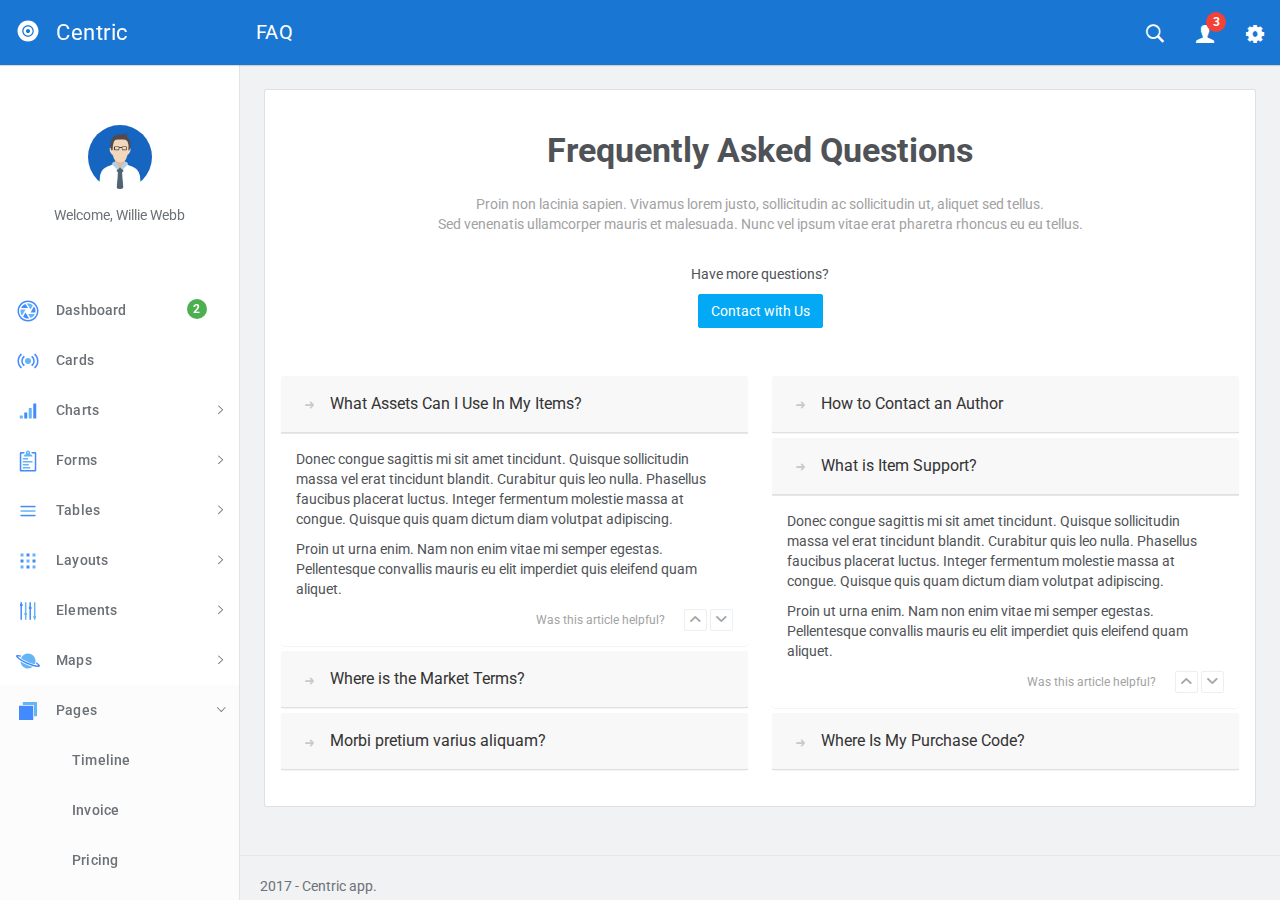
<file: src/faq.html>
<!DOCTYPE html>
<html lang="en">
  <head>
    <meta charset="utf-8">
    <meta name="viewport" content="width=device-width, initial-scale=1, maximum-scale=1">
    <meta name="description" content="Bootstrap Admin Template">
    <meta name="keywords" content="app, responsive, jquery, bootstrap, dashboard, admin">
    <title>Centric - Bootstrap Admin Template</title>
    <!-- Vendor styles-->
    <!-- build:css(../app) css/vendor.css-->
    <!-- Animate.CSS-->
    <link rel="stylesheet" href="assets/vendor/animate.css/animate.css">
    <!-- Bootstrap-->
    <link rel="stylesheet" href="assets/vendor/bootstrap/dist/css/bootstrap.min.css">
    <!-- Ionicons-->
    <link rel="stylesheet" href="assets/vendor/ionicons/css/ionicons.css">
    <!-- Bluimp Gallery-->
    <link rel="stylesheet" href="assets/vendor/blueimp-gallery/css/blueimp-gallery.css">
    <link rel="stylesheet" href="assets/vendor/blueimp-gallery/css/blueimp-gallery-indicator.css">
    <link rel="stylesheet" href="assets/vendor/blueimp-gallery/css/blueimp-gallery-video.css">
    <!-- Datepicker-->
    <link rel="stylesheet" href="assets/vendor/bootstrap-datepicker/dist/css/bootstrap-datepicker3.css">
    <!-- Rickshaw-->
    <link rel="stylesheet" href="assets/vendor/rickshaw/rickshaw.css">
    <!-- Select2-->
    <link rel="stylesheet" href="assets/vendor/select2/dist/css/select2.css">
    <!-- Clockpicker-->
    <link rel="stylesheet" href="assets/vendor/clockpicker/dist/bootstrap-clockpicker.css">
    <!-- Range Slider-->
    <link rel="stylesheet" href="assets/vendor/nouislider/distribute/nouislider.min.css">
    <!-- ColorPicker-->
    <link rel="stylesheet" href="assets/vendor/mjolnic-bootstrap-colorpicker/dist/css/bootstrap-colorpicker.css">
    <!-- Summernote-->
    <link rel="stylesheet" href="assets/vendor/summernote/dist/summernote.css">
    <!-- Dropzone-->
    <link rel="stylesheet" href="assets/vendor/dropzone/dist/basic.css">
    <link rel="stylesheet" href="assets/vendor/dropzone/dist/dropzone.css">
    <!-- Xeditable-->
    <link rel="stylesheet" href="assets/vendor/x-editable/dist/bootstrap3-editable/css/bootstrap-editable.css">
    <!-- Bootgrid-->
    <link rel="stylesheet" href="assets/vendor/jquery.bootgrid/dist/jquery.bootgrid.css">
    <!-- Datatables-->
    <link rel="stylesheet" href="assets/vendor/datatables/media/css/jquery.dataTables.css">
    <!-- Sweet Alert-->
    <link rel="stylesheet" href="assets/vendor/sweetalert/dist/sweetalert.css">
    <!-- Loaders.CSS-->
    <link rel="stylesheet" href="assets/vendor/loaders.css/loaders.css">
    <!-- Material Floating Button-->
    <link rel="stylesheet" href="assets/vendor/ng-material-floating-button/mfb/dist/mfb.css">
    <!-- Material Colors-->
    <link rel="stylesheet" href="assets/vendor/material-colors/dist/colors.css">
    <!-- endbuild-->
    <!-- Application styles-->
    <link rel="stylesheet" href="assets/css/app.css">
  </head>
  <body class="theme-1">
    <div class="layout-container">
      <!-- top navbar-->
      <header class="header-container">
        <nav>
          <ul class="visible-xs visible-sm">
            <li><a id="sidebar-toggler" href="#" class="menu-link menu-link-slide"><span><em></em></span></a></li>
          </ul>
          <ul class="hidden-xs">
            <li><a id="offcanvas-toggler" href="#" class="menu-link menu-link-slide"><span><em></em></span></a></li>
          </ul>
          <h2 class="header-title">FAQ</h2>
          <ul class="pull-right">
            <li><a id="header-search" href="#" class="ripple"><em class="ion-ios-search-strong"></em></a></li>
            <li class="dropdown"><a href="#" data-toggle="dropdown" class="dropdown-toggle has-badge ripple"><em class="ion-person"></em><sup class="badge bg-danger">3</sup></a>
              <ul class="dropdown-menu dropdown-menu-right md-dropdown-menu">
                <li><a href="profile.html"><em class="ion-home icon-fw"></em>Profile</a></li>
                <li><a href="messages.html"><em class="ion-gear-a icon-fw"></em>Messages</a></li>
                <li role="presentation" class="divider"></li>
                <li><a href="user.login.html"><em class="ion-log-out icon-fw"></em>Logout</a></li>
              </ul>
            </li>
            <li><a id="header-settings" href="#" class="ripple"><em class="ion-gear-b"></em></a></li>
          </ul>
        </nav>
      </header>
      <!-- sidebar-->
      <aside class="sidebar-container">
        <div class="sidebar-header">
          <div class="pull-right pt-lg text-muted hidden"><em class="ion-close-round"></em></div><a href="#" class="sidebar-header-logo"><img src="assets/img/logo.png" data-svg-replace="assets/img/logo.svg" alt="Logo"><span class="sidebar-header-logo-text">Centric</span></a>
        </div>
        <div class="sidebar-content">
          <div class="sidebar-toolbar text-center"><a href=""><img src="assets/img/user/01.jpg" alt="Profile" class="img-circle thumb64"></a>
            <div class="mt">Welcome, Willie Webb</div>
          </div>
          <nav class="sidebar-nav">
            <ul>
              <li><a href="dashboard.html" class="ripple"><span class="pull-right nav-label"><span class="badge bg-success">2</span></span><span class="nav-icon"><img src="" data-svg-replace="assets/img/icons/aperture.svg" alt="MenuItem" class="hidden"></span><span>Dashboard</span></a></li>
              <li><a href="cards.html" class="ripple"><span class="pull-right nav-label"></span><span class="nav-icon"><img src="" data-svg-replace="assets/img/icons/radio-waves.svg" alt="MenuItem" class="hidden"></span><span>Cards</span></a></li>
              <li><a href="#" class="ripple"><span class="pull-right nav-caret"><em class="ion-ios-arrow-right"></em></span><span class="pull-right nav-label"></span><span class="nav-icon"><img src="" data-svg-replace="assets/img/icons/connection-bars.svg" alt="MenuItem" class="hidden"></span><span>Charts</span></a>
                <ul class="sidebar-subnav">
                  <li><a href="flot.html" class="ripple"><span class="pull-right nav-label"></span><span>Flot</span></a></li>
                  <li><a href="radial.html" class="ripple"><span class="pull-right nav-label"></span><span>Radial</span></a></li>
                  <li><a href="rickshaw.html" class="ripple"><span class="pull-right nav-label"></span><span>Rickshaw</span></a></li>
                </ul>
              </li>
              <li><a href="#" class="ripple"><span class="pull-right nav-caret"><em class="ion-ios-arrow-right"></em></span><span class="pull-right nav-label"></span><span class="nav-icon"><img src="" data-svg-replace="assets/img/icons/clipboard.svg" alt="MenuItem" class="hidden"></span><span>Forms</span></a>
                <ul class="sidebar-subnav">
                  <li><a href="forms.classic.html" class="ripple"><span class="pull-right nav-label"></span><span>Classic</span></a></li>
                  <li><a href="validation.html" class="ripple"><span class="pull-right nav-label"></span><span>Validation</span></a></li>
                  <li><a href="forms.advanced.html" class="ripple"><span class="pull-right nav-label"></span><span>Advanced</span></a></li>
                  <li><a href="material.html" class="ripple"><span class="pull-right nav-label"></span><span>Material</span></a></li>
                  <li><a href="editor.html" class="ripple"><span class="pull-right nav-label"></span><span>Editors</span></a></li>
                  <li><a href="dropzone.html" class="ripple"><span class="pull-right nav-label"></span><span>Dropzone</span></a></li>
                  <li><a href="xeditable.html" class="ripple"><span class="pull-right nav-label"></span><span>xEditable</span></a></li>
                  <li><a href="wizard.html" class="ripple"><span class="pull-right nav-label"></span><span>Wizard</span></a></li>
                </ul>
              </li>
              <li><a href="#" class="ripple"><span class="pull-right nav-caret"><em class="ion-ios-arrow-right"></em></span><span class="pull-right nav-label"></span><span class="nav-icon"><img src="" data-svg-replace="assets/img/icons/navicon.svg" alt="MenuItem" class="hidden"></span><span>Tables</span></a>
                <ul id="tables" class="sidebar-subnav">
                  <li><a href="tables.classic.html" class="ripple"><span class="pull-right nav-label"></span><span>Classic</span></a></li>
                  <li><a href="datatable.html" class="ripple"><span class="pull-right nav-label"></span><span>Datatable</span></a></li>
                  <li><a href="bootgrid.html" class="ripple"><span class="pull-right nav-label"></span><span>Bootgrid</span></a></li>
                </ul>
              </li>
              <li><a href="#" class="ripple"><span class="pull-right nav-caret"><em class="ion-ios-arrow-right"></em></span><span class="pull-right nav-label"></span><span class="nav-icon"><img src="" data-svg-replace="assets/img/icons/grid.svg" alt="MenuItem" class="hidden"></span><span>Layouts</span></a>
                <ul id="layouts" class="sidebar-subnav">
                  <li><a href="layouts.columns.html" class="ripple"><span class="pull-right nav-label"></span><span>Columns</span></a></li>
                  <li><a href="layouts.overlap.html" class="ripple"><span class="pull-right nav-label"></span><span>Overlap</span></a></li>
                  <li><a href="layouts.boxed.html" class="ripple"><span class="pull-right nav-label"></span><span>Boxed</span></a></li>
                  <li><a href="layouts.tabs.html" class="ripple"><span class="pull-right nav-label"></span><span>Tabs</span></a></li>
                  <li><a href="layouts.containers.html" class="ripple"><span class="pull-right nav-label"></span><span>Containers</span></a></li>
                </ul>
              </li>
              <li><a href="#" class="ripple"><span class="pull-right nav-caret"><em class="ion-ios-arrow-right"></em></span><span class="pull-right nav-label"></span><span class="nav-icon"><img src="" data-svg-replace="assets/img/icons/levels.svg" alt="MenuItem" class="hidden"></span><span>Elements</span></a>
                <ul id="elements" class="sidebar-subnav">
                  <li><a href="colors.html" class="ripple"><span class="pull-right nav-label"></span><span>Colors</span></a></li>
                  <li><a href="whiteframes.html" class="ripple"><span class="pull-right nav-label"></span><span>Whiteframes</span></a></li>
                  <li><a href="lists.html" class="ripple"><span class="pull-right nav-label"></span><span>Lists</span></a></li>
                  <li><a href="bootstrapui.html" class="ripple"><span class="pull-right nav-label"></span><span>Bootstrap</span></a></li>
                  <li><a href="buttons.html" class="ripple"><span class="pull-right nav-label"></span><span>Buttons</span></a></li>
                  <li><a href="sweetalert.html"><span class="pull-right nav-label"></span><span>Sweet-alert</span></a></li>
                  <li><a href="spinners.html" class="ripple"><span class="pull-right nav-label"></span><span>Spinners</span></a></li>
                  <li><a href="nestable.html" class="ripple"><span class="pull-right nav-label"></span><span>Nestable</span></a></li>
                  <li><a href="grid.html" class="ripple"><span class="pull-right nav-label"></span><span>Grid</span></a></li>
                  <li><a href="grid-masonry.html" class="ripple"><span class="pull-right nav-label"></span><span>Grid Masonry</span></a></li>
                  <li><a href="typography.html" class="ripple"><span class="pull-right nav-label"></span><span>Typography</span></a></li>
                  <li><a href="icons.html" class="ripple"><span class="pull-right nav-label"></span><span>Icons</span></a></li>
                  <li><a href="utilities.html" class="ripple"><span class="pull-right nav-label"></span><span>Utilities</span></a></li>
                </ul>
              </li>
              <li><a href="#" class="ripple"><span class="pull-right nav-caret"><em class="ion-ios-arrow-right"></em></span><span class="pull-right nav-label"></span><span class="nav-icon"><img src="" data-svg-replace="assets/img/icons/planet.svg" alt="MenuItem" class="hidden"></span><span>Maps</span></a>
                <ul id="maps" class="sidebar-subnav">
                  <li><a href="google-map-full.html" class="ripple"><span class="pull-right nav-label"></span><span>Google Maps Full</span></a></li>
                  <li><a href="google-map.html" class="ripple"><span class="pull-right nav-label"></span><span>Google Maps</span></a></li>
                  <li><a href="vector-map.html" class="ripple"><span class="pull-right nav-label"></span><span>Vector Maps</span></a></li>
                  <li><a href="datamaps.html" class="ripple"><span class="pull-right nav-label"></span><span>Datamaps</span></a></li>
                </ul>
              </li>
              <li><a href="#" class="ripple"><span class="pull-right nav-caret"><em class="ion-ios-arrow-right"></em></span><span class="pull-right nav-label"></span><span class="nav-icon"><img src="" data-svg-replace="assets/img/icons/ios-browsers.svg" alt="MenuItem" class="hidden"></span><span>Pages</span></a>
                <ul id="pages" class="sidebar-subnav">
                  <li><a href="timeline.html" class="ripple"><span class="pull-right nav-label"></span><span>Timeline</span></a></li>
                  <li><a href="invoice.html" class="ripple"><span class="pull-right nav-label"></span><span>Invoice</span></a></li>
                  <li><a href="pricing.html" class="ripple"><span class="pull-right nav-label"></span><span>Pricing</span></a></li>
                  <li><a href="contacts.html" class="ripple"><span class="pull-right nav-label"></span><span>Contacts</span></a></li>
                  <li><a href="faq.html" class="ripple"><span class="pull-right nav-label"></span><span>FAQ</span></a></li>
                  <li><a href="projects.html" class="ripple"><span class="pull-right nav-label"></span><span>Projects</span></a></li>
                  <li><a href="blog.html" class="ripple"><span class="pull-right nav-label"></span><span>Blog</span></a></li>
                  <li><a href="blog.article.html" class="ripple"><span class="pull-right nav-label"></span><span>Article</span></a></li>
                  <li><a href="profile.html" class="ripple"><span class="pull-right nav-label"></span><span>Profile</span></a></li>
                  <li><a href="gallery.html" class="ripple"><span class="pull-right nav-label"></span><span>Gallery</span></a></li>
                  <li><a href="wall.html" class="ripple"><span class="pull-right nav-label"></span><span>Wall</span></a></li>
                  <li><a href="search.html" class="ripple"><span class="pull-right nav-label"></span><span>Search</span></a></li>
                  <li><a href="messages.html" class="ripple"><span class="pull-right nav-label"></span><span>Messages Board</span></a></li>
                </ul>
              </li>
              <li><a href="#" class="ripple"><span class="pull-right nav-caret"><em class="ion-ios-arrow-right"></em></span><span class="pull-right nav-label"></span><span class="nav-icon"><img src="" data-svg-replace="assets/img/icons/person-stalker.svg" alt="MenuItem" class="hidden"></span><span>User</span></a>
                <ul id="user" class="sidebar-subnav">
                  <li><a href="login.html" class="ripple"><span class="pull-right nav-label"></span><span>Login</span></a></li>
                  <li><a href="signup.html" class="ripple"><span class="pull-right nav-label"></span><span>Signup</span></a></li>
                  <li><a href="lock.html" class="ripple"><span class="pull-right nav-label"></span><span>Lock</span></a></li>
                  <li><a href="recover.html" class="ripple"><span class="pull-right nav-label"></span><span>Recover</span></a></li>
                </ul>
              </li>
              <li><a href="../../angularjs/" class="ripple"><span class="nav-icon"><em class="ion-android-open"></em></span><span>AngularJS</span></a></li>
            </ul>
          </nav>
        </div>
      </aside>
      <div class="sidebar-layout-obfuscator"></div>
      <!-- Main section-->
      <main class="main-container">
        <!-- Page content-->
        <section>
          <div class="container container-fluid">
            <div class="card">
              <div class="card-body">
                <div class="text-center pb-lg">
                  <h3 class="text-bold">Frequently Asked Questions</h3>
                  <p class="text-muted">Proin non lacinia sapien. Vivamus lorem justo, sollicitudin ac sollicitudin ut, aliquet sed tellus.<br>Sed venenatis ullamcorper mauris et malesuada. Nunc vel ipsum vitae erat pharetra rhoncus eu eu tellus.</p><br>
                  <p>Have more questions?</p>
                  <button type="button" class="btn btn-info">Contact with Us</button>
                </div>
                <div class="row mt-lg">
                  <div class="col-md-6">
                    <div id="accordion1" class="panel-group">
                      <div class="panel panel-default b0">
                        <div class="panel-heading">
                          <h4 class="panel-title"><a data-toggle="collapse" data-parent="#accordion1" href="#acc1collapse1"><small><em class="ion-arrow-right-c text-muted mr icon-lg"></em></small><span>What Assets Can I Use In My Items?</span></a></h4>
                        </div>
                        <div id="acc1collapse1" class="panel-collapse collapse in">
                          <div class="panel-body">
                            <p>Donec congue sagittis mi sit amet tincidunt. Quisque sollicitudin massa vel erat tincidunt blandit. Curabitur quis leo nulla. Phasellus faucibus placerat luctus. Integer fermentum molestie massa at congue. Quisque quis quam dictum diam volutpat adipiscing.</p>
                            <p>Proin ut urna enim. Nam non enim vitae mi semper egestas. Pellentesque convallis mauris eu elit imperdiet quis eleifend quam aliquet.</p>
                            <div class="pull-right"><small class="text-muted mr">Was this article helpful?</small>
                              <button type="button" class="btn btn-default btn-xs"><em class="ion-chevron-up text-muted"></em></button>
                              <button type="button" class="btn btn-default btn-xs"><em class="ion-chevron-down text-muted"></em></button>
                            </div>
                          </div>
                        </div>
                      </div>
                      <div class="panel panel-default b0">
                        <div class="panel-heading">
                          <h4 class="panel-title"><a data-toggle="collapse" data-parent="#accordion1" href="#acc1collapse2"><small><em class="ion-arrow-right-c text-muted mr icon-lg"></em></small><span>Where is the Market Terms?</span></a></h4>
                        </div>
                        <div id="acc1collapse2" class="panel-collapse collapse">
                          <div class="panel-body">
                            <p>Donec congue sagittis mi sit amet tincidunt. Quisque sollicitudin massa vel erat tincidunt blandit. Curabitur quis leo nulla. Phasellus faucibus placerat luctus. Integer fermentum molestie massa at congue. Quisque quis quam dictum diam volutpat adipiscing.</p>
                            <p>Proin ut urna enim. Nam non enim vitae mi semper egestas. Pellentesque convallis mauris eu elit imperdiet quis eleifend quam aliquet.</p>
                            <div class="pull-right"><small class="text-muted mr">Was this article helpful?</small>
                              <button type="button" class="btn btn-default btn-xs"><em class="ion-chevron-up text-muted"></em></button>
                              <button type="button" class="btn btn-default btn-xs"><em class="ion-chevron-down text-muted"></em></button>
                            </div>
                          </div>
                        </div>
                      </div>
                      <div class="panel panel-default b0">
                        <div class="panel-heading">
                          <h4 class="panel-title"><a data-toggle="collapse" data-parent="#accordion1" href="#acc1collapse3"><small><em class="ion-arrow-right-c text-muted mr icon-lg"></em></small><span>Morbi pretium varius aliquam?</span></a></h4>
                        </div>
                        <div id="acc1collapse3" class="panel-collapse collapse">
                          <div class="panel-body">
                            <p>Donec congue sagittis mi sit amet tincidunt. Quisque sollicitudin massa vel erat tincidunt blandit. Curabitur quis leo nulla. Phasellus faucibus placerat luctus. Integer fermentum molestie massa at congue. Quisque quis quam dictum diam volutpat adipiscing.</p>
                            <p>Proin ut urna enim. Nam non enim vitae mi semper egestas. Pellentesque convallis mauris eu elit imperdiet quis eleifend quam aliquet.</p>
                            <div class="pull-right"><small class="text-muted mr">Was this article helpful?</small>
                              <button type="button" class="btn btn-default btn-xs"><em class="ion-chevron-up text-muted"></em></button>
                              <button type="button" class="btn btn-default btn-xs"><em class="ion-chevron-down text-muted"></em></button>
                            </div>
                          </div>
                        </div>
                      </div>
                    </div>
                  </div>
                  <div class="col-md-6">
                    <div id="accordion2" class="panel-group">
                      <div class="panel panel-default b0">
                        <div class="panel-heading">
                          <h4 class="panel-title"><a data-toggle="collapse" data-parent="#accordion2" href="#acc2collapse1"><small><em class="ion-arrow-right-c text-muted mr icon-lg"></em></small><span>How to Contact an Author</span></a></h4>
                        </div>
                        <div id="acc2collapse1" class="panel-collapse collapse">
                          <div class="panel-body">
                            <p>Donec congue sagittis mi sit amet tincidunt. Quisque sollicitudin massa vel erat tincidunt blandit. Curabitur quis leo nulla. Phasellus faucibus placerat luctus. Integer fermentum molestie massa at congue. Quisque quis quam dictum diam volutpat adipiscing.</p>
                            <p>Proin ut urna enim. Nam non enim vitae mi semper egestas. Pellentesque convallis mauris eu elit imperdiet quis eleifend quam aliquet.</p>
                            <div class="pull-right"><small class="text-muted mr">Was this article helpful?</small>
                              <button type="button" class="btn btn-default btn-xs"><em class="ion-chevron-up text-muted"></em></button>
                              <button type="button" class="btn btn-default btn-xs"><em class="ion-chevron-down text-muted"></em></button>
                            </div>
                          </div>
                        </div>
                      </div>
                      <div class="panel panel-default b0">
                        <div class="panel-heading">
                          <h4 class="panel-title"><a data-toggle="collapse" data-parent="#accordion2" href="#acc2collapse2"><small><em class="ion-arrow-right-c text-muted mr icon-lg"></em></small><span>What is Item Support?</span></a></h4>
                        </div>
                        <div id="acc2collapse2" class="panel-collapse collapse in">
                          <div class="panel-body">
                            <p>Donec congue sagittis mi sit amet tincidunt. Quisque sollicitudin massa vel erat tincidunt blandit. Curabitur quis leo nulla. Phasellus faucibus placerat luctus. Integer fermentum molestie massa at congue. Quisque quis quam dictum diam volutpat adipiscing.</p>
                            <p>Proin ut urna enim. Nam non enim vitae mi semper egestas. Pellentesque convallis mauris eu elit imperdiet quis eleifend quam aliquet.</p>
                            <div class="pull-right"><small class="text-muted mr">Was this article helpful?</small>
                              <button type="button" class="btn btn-default btn-xs"><em class="ion-chevron-up text-muted"></em></button>
                              <button type="button" class="btn btn-default btn-xs"><em class="ion-chevron-down text-muted"></em></button>
                            </div>
                          </div>
                        </div>
                      </div>
                      <div class="panel panel-default b0">
                        <div class="panel-heading">
                          <h4 class="panel-title"><a data-toggle="collapse" data-parent="#accordion2" href="#acc2collapse3"><small><em class="ion-arrow-right-c text-muted mr icon-lg"></em></small><span>Where Is My Purchase Code?</span></a></h4>
                        </div>
                        <div id="acc2collapse3" class="panel-collapse collapse">
                          <div class="panel-body">
                            <p>Donec congue sagittis mi sit amet tincidunt. Quisque sollicitudin massa vel erat tincidunt blandit. Curabitur quis leo nulla. Phasellus faucibus placerat luctus. Integer fermentum molestie massa at congue. Quisque quis quam dictum diam volutpat adipiscing.</p>
                            <p>Proin ut urna enim. Nam non enim vitae mi semper egestas. Pellentesque convallis mauris eu elit imperdiet quis eleifend quam aliquet.</p>
                            <div class="pull-right"><small class="text-muted mr">Was this article helpful?</small>
                              <button type="button" class="btn btn-default btn-xs"><em class="ion-chevron-up text-muted"></em></button>
                              <button type="button" class="btn btn-default btn-xs"><em class="ion-chevron-down text-muted"></em></button>
                            </div>
                          </div>
                        </div>
                      </div>
                    </div>
                  </div>
                </div>
              </div>
            </div>
          </div>
        </section>
        <!-- Page footer-->
        <footer><span>2017 - Centric app.</span></footer>
      </main>
    </div>
    <!-- Search template-->
    <div tabindex="-1" role="dialog" class="modal modal-top fade modal-search">
      <div class="modal-dialog">
        <div class="modal-content">
          <div class="modal-body">
            <div class="pull-left">
              <button type="button" data-dismiss="modal" class="btn btn-flat"><em class="ion-arrow-left-c icon-24"></em></button>
            </div>
            <div class="pull-right">
              <button type="button" class="btn btn-flat"><em class="ion-android-microphone icon-24"></em></button>
            </div>
            <form action="#" class="oh">
              <div class="mda-form-control pt0">
                <input type="text" placeholder="Search.." data-localize="header.SEARCH" class="form-control header-input-search">
                <div class="mda-form-control-line"></div>
              </div>
            </form>
          </div>
        </div>
      </div>
    </div>
    <!-- End Search template-->
    <!-- Settings template-->
    <div tabindex="-1" role="dialog" class="modal-settings modal modal-right fade">
      <div class="modal-dialog modal-lg">
        <div class="modal-content">
          <div class="modal-header">
            <div data-dismiss="modal" class="pull-right clickable"><em class="ion-close-round text-soft"></em></div>
            <h4 class="modal-title"><span>Settings</span></h4>
          </div>
          <div class="modal-body">
            <div class="clearfix mb">
              <div class="pull-left wd-tiny mb">
                <div class="setting-color">
                  <label class="preview-theme-1">
                    <input type="radio" checked="checked" name="setting-theme" value="0"><span class="ion-checkmark-round"></span>
                    <div class="t-grid">
                      <div class="t-row">
                        <div class="t-col preview-header"></div>
                        <div class="t-col preview-sidebar"></div>
                        <div class="t-col preview-content"></div>
                      </div>
                    </div>
                  </label>
                </div>
              </div>
              <div class="pull-left wd-tiny mb">
                <div class="setting-color">
                  <label class="preview-theme-2">
                    <input type="radio" name="setting-theme" value="1"><span class="ion-checkmark-round"></span>
                    <div class="t-grid">
                      <div class="t-row">
                        <div class="t-col preview-header"></div>
                        <div class="t-col preview-sidebar"></div>
                        <div class="t-col preview-content"></div>
                      </div>
                    </div>
                  </label>
                </div>
              </div>
              <div class="pull-left wd-tiny mb">
                <div class="setting-color">
                  <label class="preview-theme-3">
                    <input type="radio" name="setting-theme" value="2"><span class="ion-checkmark-round"></span>
                    <div class="t-grid">
                      <div class="t-row">
                        <div class="t-col preview-header"></div>
                        <div class="t-col preview-sidebar"></div>
                        <div class="t-col preview-content"></div>
                      </div>
                    </div>
                  </label>
                </div>
              </div>
              <div class="pull-left wd-tiny mb">
                <div class="setting-color">
                  <label class="preview-theme-4">
                    <input type="radio" name="setting-theme" value="3"><span class="ion-checkmark-round"></span>
                    <div class="t-grid">
                      <div class="t-row">
                        <div class="t-col preview-header"></div>
                        <div class="t-col preview-sidebar"></div>
                        <div class="t-col preview-content"></div>
                      </div>
                    </div>
                  </label>
                </div>
              </div>
              <div class="pull-left wd-tiny mb">
                <div class="setting-color">
                  <label class="preview-theme-5">
                    <input type="radio" name="setting-theme" value="4"><span class="ion-checkmark-round"></span>
                    <div class="t-grid">
                      <div class="t-row">
                        <div class="t-col preview-header"></div>
                        <div class="t-col preview-sidebar"></div>
                        <div class="t-col preview-content"></div>
                      </div>
                    </div>
                  </label>
                </div>
              </div>
              <div class="pull-left wd-tiny mb">
                <div class="setting-color">
                  <label class="preview-theme-6">
                    <input type="radio" name="setting-theme" value="5"><span class="ion-checkmark-round"></span>
                    <div class="t-grid">
                      <div class="t-row">
                        <div class="t-col preview-header"></div>
                        <div class="t-col preview-sidebar"></div>
                        <div class="t-col preview-content"></div>
                      </div>
                    </div>
                  </label>
                </div>
              </div>
              <div class="pull-left wd-tiny mb">
                <div class="setting-color">
                  <label class="preview-theme-7">
                    <input type="radio" name="setting-theme" value="6"><span class="ion-checkmark-round"></span>
                    <div class="t-grid">
                      <div class="t-row">
                        <div class="t-col preview-header"></div>
                        <div class="t-col preview-sidebar"></div>
                        <div class="t-col preview-content"></div>
                      </div>
                    </div>
                  </label>
                </div>
              </div>
              <div class="pull-left wd-tiny mb">
                <div class="setting-color">
                  <label class="preview-theme-8">
                    <input type="radio" name="setting-theme" value="7"><span class="ion-checkmark-round"></span>
                    <div class="t-grid">
                      <div class="t-row">
                        <div class="t-col preview-header"></div>
                        <div class="t-col preview-sidebar"></div>
                        <div class="t-col preview-content"></div>
                      </div>
                    </div>
                  </label>
                </div>
              </div>
              <div class="pull-left wd-tiny mb">
                <div class="setting-color">
                  <label class="preview-theme-9">
                    <input type="radio" name="setting-theme" value="8"><span class="ion-checkmark-round"></span>
                    <div class="t-grid">
                      <div class="t-row">
                        <div class="t-col preview-header"></div>
                        <div class="t-col preview-sidebar"></div>
                        <div class="t-col preview-content"></div>
                      </div>
                    </div>
                  </label>
                </div>
              </div>
            </div>
            <hr>
            <p>
              <label class="mda-checkbox">
                <input id="sidebar-showheader" type="checkbox" checked=""><em class="bg-indigo-500"></em>Sidebar header
              </label>
            </p>
            <p>
              <label class="mda-checkbox">
                <input id="sidebar-showtoolbar" type="checkbox" checked=""><em class="bg-indigo-500"></em>Sidebar toolbar
              </label>
            </p>
            <p>
              <label class="mda-checkbox">
                <input id="sidebar-offcanvas" type="checkbox"><em class="bg-indigo-500"></em>Sidebar offcanvas
              </label>
            </p>
            <hr>
            <p>Navigation icon</p>
            <p>
              <label class="mda-radio">
                <input type="radio" name="headerMenulink" value="menu-link-close"><em class="bg-indigo-500"></em>Close icon
              </label>
            </p>
            <p>
              <label class="mda-radio">
                <input type="radio" checked="" name="headerMenulink" value="menu-link-slide"><em class="bg-indigo-500"></em>Slide arrow
              </label>
            </p>
            <p>
              <label class="mda-radio">
                <input type="radio" name="headerMenulink" value="menu-link-arrow"><em class="bg-indigo-500"></em>Big arrow
              </label>
            </p>
            <hr>
            <button type="button" data-toggle-fullscreen="" class="btn btn-default btn-raised">Toggle fullscreen</button>
            <hr>
            <p>Change language</p>
            <!-- START Language list-->
            <div class="btn-group">
              <button type="button" data-toggle="dropdown" class="btn btn-default btn-block btn-raised">English</button>
              <ul role="menu" class="dropdown-menu dropdown-menu-right animated fadeInUpShort">
                <li><a href="#" data-set-lang="en">English</a></li>
                <li><a href="#" data-set-lang="es">Spanish</a></li>
              </ul>
            </div>
            <!-- END Language list-->
          </div>
        </div>
      </div>
    </div>
    <!-- End Settings template-->
    <!-- Google Maps API-->
    <script type="text/javascript" src="http://maps.google.com/maps/api/js?key=AIzaSyD_MleSHludEfiKUi1CCyumkv74Pm4u8Is"></script>
    <!-- build:js(../app) js/vendor.js-->
    <!-- Modernizr-->
    <script src="assets/vendor/modernizr/modernizr.custom.js"></script>
    <!-- jQuery-->
    <script src="assets/vendor/jquery/dist/jquery.js"></script>
    <!-- Bootstrap-->
    <script src="assets/vendor/bootstrap/dist/js/bootstrap.js"></script>
    <!-- jQuery Browser-->
    <script src="assets/vendor/jquery.browser/dist/jquery.browser.js"></script>
    <!-- Material Colors-->
    <script src="assets/vendor/material-colors/dist/colors.js"></script>
    <!-- Bootstrap Filestyle-->
    <script src="assets/vendor/bootstrap-filestyle/src/bootstrap-filestyle.js"></script>
    <!-- Flot charts-->
    <script src="assets/vendor/flot/jquery.flot.js"></script>
    <script src="assets/vendor/flot/jquery.flot.categories.js"></script>
    <script src="assets/vendor/flot-spline/js/jquery.flot.spline.js"></script>
    <script src="assets/vendor/flot.tooltip/js/jquery.flot.tooltip.js"></script>
    <script src="assets/vendor/flot/jquery.flot.resize.js"></script>
    <script src="assets/vendor/flot/jquery.flot.pie.js"></script>
    <script src="assets/vendor/flot/jquery.flot.time.js"></script>
    <script src="assets/vendor/sidebysideimproved/jquery.flot.orderBars.js"></script>
    <!-- jVector Maps-->
    <script src="assets/vendor/ika.jvectormap/jquery-jvectormap-1.2.2.min.js"></script>
    <script src="assets/vendor/ika.jvectormap/jquery-jvectormap-us-mill-en.js"></script>
    <script src="assets/vendor/ika.jvectormap/jquery-jvectormap-world-mill-en.js"></script>
    <!-- Easypie Charts-->
    <script src="assets/vendor/jquery.easy-pie-chart/dist/jquery.easypiechart.js"></script>
    <!-- Screenfull-->
    <script src="assets/vendor/screenfull/dist/screenfull.js"></script>
    <!-- Sparkline-->
    <script src="assets/vendor/sparkline/index.js"></script>
    <!-- Datepicker-->
    <script src="assets/vendor/bootstrap-datepicker/js/bootstrap-datepicker.js"></script>
    <!-- jQuery Knob charts-->
    <script src="assets/vendor/jquery-knob/js/jquery.knob.js"></script>
    <!-- Rickshaw-->
    <script src="assets/vendor/d3/d3.js"></script>
    <script src="assets/vendor/rickshaw/rickshaw.js"></script>
    <!-- jQuery Form Validation-->
    <script src="assets/vendor/jquery-validation/dist/jquery.validate.js"></script>
    <script src="assets/vendor/jquery-validation/dist/additional-methods.js"></script>
    <!-- JQUERY STEPS-->
    <script src="assets/vendor/jquery.steps/build/jquery.steps.js"></script>
    <!-- Select2-->
    <script src="assets/vendor/select2/dist/js/select2.js"></script>
    <!-- Clockpicker-->
    <script src="assets/vendor/clockpicker/dist/bootstrap-clockpicker.js"></script>
    <!-- Range Slider-->
    <script src="assets/vendor/nouislider/distribute/nouislider.js"></script>
    <!-- ColorPicker-->
    <script src="assets/vendor/mjolnic-bootstrap-colorpicker/dist/js/bootstrap-colorpicker.js"></script>
    <!-- Summernote-->
    <script src="assets/vendor/summernote/dist/summernote.js"></script>
    <!-- Dropzone-->
    <script src="assets/vendor/dropzone/dist/dropzone.js"></script>
    <!-- Xeditable-->
    <script src="assets/vendor/x-editable/dist/bootstrap3-editable/js/bootstrap-editable.js"></script>
    <!-- Momentjs-->
    <script src="assets/vendor/moment/min/moment-with-locales.js"></script>
    <!-- Google Maps-->
    <script src="assets/vendor/gmaps/gmaps.js"></script>
    <!-- Bootgrid-->
    <script src="assets/vendor/jquery.bootgrid/dist/jquery.bootgrid.js"></script>
    <script src="assets/vendor/jquery.bootgrid/dist/jquery.bootgrid.fa.js"></script>
    <!-- Datatables-->
    <script src="assets/vendor/datatables/media/js/jquery.dataTables.js"></script>
    <!-- Nestable-->
    <script src="assets/vendor/nestable/jquery.nestable.js"></script>
    <!-- Sweet Alert-->
    <script src="assets/vendor/sweetalert/dist/sweetalert-dev.js"></script>
    <!-- Masonry-->
    <script src="assets/vendor/masonry/dist/masonry.pkgd.js"></script>
    <!-- Images Loaded-->
    <script src="assets/vendor/imagesloaded/imagesloaded.pkgd.js"></script>
    <!-- Loaders.CSS-->
    <script src="assets/vendor/loaders.css/loaders.css.js"></script>
    <!-- jQuery Localize-->
    <script src="assets/vendor/jquery-localize-i18n/dist/jquery.localize.js"></script>
    <!-- Blueimp Gallery-->
    <script src="assets/vendor/blueimp-gallery/js/blueimp-helper.js"></script>
    <script src="assets/vendor/blueimp-gallery/js/blueimp-gallery.js"></script>
    <script src="assets/vendor/blueimp-gallery/js/blueimp-gallery-fullscreen.js"></script>
    <script src="assets/vendor/blueimp-gallery/js/blueimp-gallery-indicator.js"></script>
    <script src="assets/vendor/blueimp-gallery/js/blueimp-gallery-video.js"></script>
    <script src="assets/vendor/blueimp-gallery/js/blueimp-gallery-vimeo.js"></script>
    <script src="assets/vendor/blueimp-gallery/js/blueimp-gallery-youtube.js"></script>
    <script src="assets/vendor/blueimp-gallery/js/jquery.blueimp-gallery.js"></script>
    <!-- Datamaps-->
    <script src="assets/vendor/topojson/topojson.min.js"></script>
    <script src="assets/vendor/datamaps/dist/datamaps.all.js"></script>
    <!-- endbuild-->
    <!-- App script-->
    <script src="assets/js/app.js"></script>
  </body>
</html>
</file>
<file: src/assets/vendor/blueimp-gallery/css/blueimp-gallery.css>
@charset "UTF-8";
/*
 * blueimp Gallery CSS
 * https://github.com/blueimp/Gallery
 *
 * Copyright 2013, Sebastian Tschan
 * https://blueimp.net
 *
 * Licensed under the MIT license:
 * http://www.opensource.org/licenses/MIT
 */

.blueimp-gallery,
.blueimp-gallery > .slides > .slide > .slide-content {
  position: absolute;
  top: 0;
  right: 0;
  bottom: 0;
  left: 0;
  /* Prevent artifacts in Mozilla Firefox: */
  -moz-backface-visibility: hidden;
}
.blueimp-gallery > .slides > .slide > .slide-content {
  margin: auto;
  width: auto;
  height: auto;
  max-width: 100%;
  max-height: 100%;
  opacity: 1;
}
.blueimp-gallery {
  position: fixed;
  z-index: 999999;
  overflow: hidden;
  background: #000;
  background: rgba(0, 0, 0, 0.9);
  opacity: 0;
  display: none;
  direction: ltr;
  -ms-touch-action: none;
  touch-action: none;
}
.blueimp-gallery-carousel {
  position: relative;
  z-index: auto;
  margin: 1em auto;
  /* Set the carousel width/height ratio to 16/9: */
  padding-bottom: 56.25%;
  box-shadow: 0 0 10px #000;
  -ms-touch-action: pan-y;
  touch-action: pan-y;
}
.blueimp-gallery-display {
  display: block;
  opacity: 1;
}
.blueimp-gallery > .slides {
  position: relative;
  height: 100%;
  overflow: hidden;
}
.blueimp-gallery-carousel > .slides {
  position: absolute;
}
.blueimp-gallery > .slides > .slide {
  position: relative;
  float: left;
  height: 100%;
  text-align: center;
  -webkit-transition-timing-function: cubic-bezier(0.645, 0.045, 0.355, 1.000);
     -moz-transition-timing-function: cubic-bezier(0.645, 0.045, 0.355, 1.000);
      -ms-transition-timing-function: cubic-bezier(0.645, 0.045, 0.355, 1.000);
       -o-transition-timing-function: cubic-bezier(0.645, 0.045, 0.355, 1.000);
          transition-timing-function: cubic-bezier(0.645, 0.045, 0.355, 1.000);
}
.blueimp-gallery,
.blueimp-gallery > .slides > .slide > .slide-content {
  -webkit-transition: opacity 0.2s linear;
     -moz-transition: opacity 0.2s linear;
      -ms-transition: opacity 0.2s linear;
       -o-transition: opacity 0.2s linear;
          transition: opacity 0.2s linear;
}
.blueimp-gallery > .slides > .slide-loading {
  background: url(../img/loading.gif) center no-repeat;
  background-size: 64px 64px;
}
.blueimp-gallery > .slides > .slide-loading > .slide-content {
  opacity: 0;
}
.blueimp-gallery > .slides > .slide-error {
  background: url(../img/error.png) center no-repeat;
}
.blueimp-gallery > .slides > .slide-error > .slide-content {
  display: none;
}
.blueimp-gallery > .prev,
.blueimp-gallery > .next {
  position: absolute;
  top: 50%;
  left: 15px;
  width: 40px;
  height: 40px;
  margin-top: -23px;
  font-family: "Helvetica Neue", Helvetica, Arial, sans-serif;
  font-size: 60px;
  font-weight: 100;
  line-height: 30px;
  color: #fff;
  text-decoration: none;
  text-shadow: 0 0 2px #000;
  text-align: center;
  background: #222;
  background: rgba(0, 0, 0, 0.5);
  -webkit-box-sizing: content-box;
     -moz-box-sizing: content-box;
          box-sizing: content-box;
  border: 3px solid #fff;
  -webkit-border-radius: 23px;
     -moz-border-radius: 23px;
          border-radius: 23px;
  opacity: 0.5;
  cursor: pointer;
  display: none;
}
.blueimp-gallery > .next {
  left: auto;
  right: 15px;
}
.blueimp-gallery > .close,
.blueimp-gallery > .title {
  position: absolute;
  top: 15px;
  left: 15px;
  margin: 0 40px 0 0;
  font-size: 20px;
  line-height: 30px;
  color: #fff;
  text-shadow: 0 0 2px #000;
  opacity: 0.8;
  display: none;
}
.blueimp-gallery > .close {
  padding: 15px;
  right: 15px;
  left: auto;
  margin: -15px;
  font-size: 30px;
  text-decoration: none;
  cursor: pointer;
}
.blueimp-gallery > .play-pause {
  position: absolute;
  right: 15px;
  bottom: 15px;
  width: 15px;
  height: 15px;
  background: url(../img/play-pause.png) 0 0 no-repeat;
  cursor: pointer;
  opacity: 0.5;
  display: none;
}
.blueimp-gallery-playing > .play-pause {
  background-position: -15px 0;
}
.blueimp-gallery > .prev:hover,
.blueimp-gallery > .next:hover,
.blueimp-gallery > .close:hover,
.blueimp-gallery > .title:hover,
.blueimp-gallery > .play-pause:hover {
  color: #fff;
  opacity: 1;
}
.blueimp-gallery-controls > .prev,
.blueimp-gallery-controls > .next,
.blueimp-gallery-controls > .close,
.blueimp-gallery-controls > .title,
.blueimp-gallery-controls > .play-pause {
  display: block;
  /* Fix z-index issues (controls behind slide element) on Android: */
  -webkit-transform: translateZ(0);
     -moz-transform: translateZ(0);
      -ms-transform: translateZ(0);
       -o-transform: translateZ(0);
          transform: translateZ(0);
}
.blueimp-gallery-single > .prev,
.blueimp-gallery-left > .prev,
.blueimp-gallery-single > .next,
.blueimp-gallery-right > .next,
.blueimp-gallery-single > .play-pause {
  display: none;
}
.blueimp-gallery > .slides > .slide > .slide-content,
.blueimp-gallery > .prev,
.blueimp-gallery > .next,
.blueimp-gallery > .close,
.blueimp-gallery > .play-pause {
  -webkit-user-select: none;
   -khtml-user-select: none;
     -moz-user-select: none;
      -ms-user-select: none;
          user-select: none;
}

/* Replace PNGs with SVGs for capable browsers (excluding IE<9) */
body:last-child .blueimp-gallery > .slides > .slide-error {
  background-image: url(../img/error.svg);
}
body:last-child .blueimp-gallery > .play-pause {
  width: 20px;
  height: 20px;
  background-size: 40px 20px;
  background-image: url(../img/play-pause.svg);
}
body:last-child .blueimp-gallery-playing > .play-pause {
  background-position: -20px 0;
}

/* IE7 fixes */
*+html .blueimp-gallery > .slides > .slide {
  min-height: 300px;
}
*+html .blueimp-gallery > .slides > .slide > .slide-content {
  position: relative;
}
</file>
<file: src/assets/vendor/blueimp-gallery/css/blueimp-gallery-indicator.css>
@charset "UTF-8";
/*
 * blueimp Gallery Indicator CSS
 * https://github.com/blueimp/Gallery
 *
 * Copyright 2013, Sebastian Tschan
 * https://blueimp.net
 *
 * Licensed under the MIT license:
 * http://www.opensource.org/licenses/MIT
 */

.blueimp-gallery > .indicator {
  position: absolute;
  top: auto;
  right: 15px;
  bottom: 15px;
  left: 15px;
  margin: 0 40px;
  padding: 0;
  list-style: none;
  text-align: center;
  line-height: 10px;
  display: none;
}
.blueimp-gallery > .indicator > li {
  display: inline-block;
  width: 9px;
  height: 9px;
  margin: 6px 3px 0 3px;
  -webkit-box-sizing: content-box;
     -moz-box-sizing: content-box;
          box-sizing: content-box;
  border: 1px solid transparent;
  background: #ccc;
  background: rgba(255, 255, 255, 0.25) center no-repeat;
  border-radius: 5px;
  box-shadow: 0 0 2px #000;
  opacity: 0.5;
  cursor: pointer;
}
.blueimp-gallery > .indicator > li:hover,
.blueimp-gallery > .indicator > .active {
  background-color: #fff;
  border-color: #fff;
  opacity: 1;
}
.blueimp-gallery-controls > .indicator {
  display: block;
  /* Fix z-index issues (controls behind slide element) on Android: */
  -webkit-transform: translateZ(0);
     -moz-transform: translateZ(0);
      -ms-transform: translateZ(0);
       -o-transform: translateZ(0);
          transform: translateZ(0);
}
.blueimp-gallery-single > .indicator {
  display: none;
}
.blueimp-gallery > .indicator {
  -webkit-user-select: none;
   -khtml-user-select: none;
     -moz-user-select: none;
      -ms-user-select: none;
          user-select: none;
}

/* IE7 fixes */
*+html .blueimp-gallery > .indicator > li {
  display: inline;
}
</file>
<file: src/assets/vendor/blueimp-gallery/css/blueimp-gallery-video.css>
@charset "UTF-8";
/*
 * blueimp Gallery Video Factory CSS
 * https://github.com/blueimp/Gallery
 *
 * Copyright 2013, Sebastian Tschan
 * https://blueimp.net
 *
 * Licensed under the MIT license:
 * http://www.opensource.org/licenses/MIT
 */

.blueimp-gallery > .slides > .slide > .video-content > img {
  position: absolute;
  top: 0;
  right: 0;
  bottom: 0;
  left: 0;
  margin: auto;
  width: auto;
  height: auto;
  max-width: 100%;
  max-height: 100%;
  /* Prevent artifacts in Mozilla Firefox: */
  -moz-backface-visibility: hidden;
}
.blueimp-gallery > .slides > .slide > .video-content > video {
  position: absolute;
  top: 0;
  left: 0;
  width: 100%;
  height: 100%;
}
.blueimp-gallery > .slides > .slide > .video-content > iframe {
  position: absolute;
  top: 100%;
  left: 0;
  width: 100%;
  height: 100%;
  border: none;
}
.blueimp-gallery > .slides > .slide > .video-playing > iframe {
  top: 0;
}
.blueimp-gallery > .slides > .slide > .video-content > a {
  position: absolute;
  top: 50%;
  right: 0;
  left: 0;
  margin: -64px auto 0;
  width: 128px;
  height: 128px;
  background: url(../img/video-play.png) center no-repeat;
  opacity: 0.8;
  cursor: pointer;
}
.blueimp-gallery > .slides > .slide > .video-content > a:hover {
  opacity: 1;
}
.blueimp-gallery > .slides > .slide > .video-playing > a,
.blueimp-gallery > .slides > .slide > .video-playing > img {
  display: none;
}
.blueimp-gallery > .slides > .slide > .video-content > video {
  display: none;
}
.blueimp-gallery > .slides > .slide > .video-playing > video {
  display: block;
}
.blueimp-gallery > .slides > .slide > .video-loading > a {
  background: url(../img/loading.gif) center no-repeat;
  background-size: 64px 64px;
}

/* Replace PNGs with SVGs for capable browsers (excluding IE<9) */
body:last-child .blueimp-gallery > .slides > .slide > .video-content:not(.video-loading) > a {
  background-image: url(../img/video-play.svg);
}

/* IE7 fixes */
*+html .blueimp-gallery > .slides > .slide > .video-content {
  height: 100%;
}
*+html .blueimp-gallery > .slides > .slide > .video-content > a {
  left: 50%;
  margin-left: -64px;
}
</file>
<file: src/assets/vendor/rickshaw/rickshaw.css>
.rickshaw_graph .detail {
	pointer-events: none;
	position: absolute;
	top: 0;
	z-index: 2;
	background: rgba(0, 0, 0, 0.1);
	bottom: 0;
	width: 1px;
	transition: opacity 0.25s linear;
	-moz-transition: opacity 0.25s linear;
	-o-transition: opacity 0.25s linear;
	-webkit-transition: opacity 0.25s linear;
}
.rickshaw_graph .detail.inactive {
	opacity: 0;
}
.rickshaw_graph .detail .item.active {
	opacity: 1;
}
.rickshaw_graph .detail .x_label {
	font-family: Arial, sans-serif;
	border-radius: 3px;
	padding: 6px;
	opacity: 0.5;
	border: 1px solid #e0e0e0;
	font-size: 12px;
	position: absolute;
	background: white;
	white-space: nowrap;
}
.rickshaw_graph .detail .x_label.left {
	left: 0;
}
.rickshaw_graph .detail .x_label.right {
	right: 0;
}
.rickshaw_graph .detail .item {
	position: absolute;
	z-index: 2;
	border-radius: 3px;
	padding: 0.25em;
	font-size: 12px;
	font-family: Arial, sans-serif;
	opacity: 0;
	background: rgba(0, 0, 0, 0.4);
	color: white;
	border: 1px solid rgba(0, 0, 0, 0.4);
	margin-left: 1em;
	margin-right: 1em;
	margin-top: -1em;
	white-space: nowrap;
}
.rickshaw_graph .detail .item.left {
	left: 0;
}
.rickshaw_graph .detail .item.right {
	right: 0;
}
.rickshaw_graph .detail .item.active {
	opacity: 1;
	background: rgba(0, 0, 0, 0.8);
}
.rickshaw_graph .detail .item:after {
	position: absolute;
	display: block;
	width: 0;
	height: 0;

	content: "";

	border: 5px solid transparent;
}
.rickshaw_graph .detail .item.left:after {
	top: 1em;
	left: -5px;
	margin-top: -5px;
	border-right-color: rgba(0, 0, 0, 0.8);
	border-left-width: 0;
}
.rickshaw_graph .detail .item.right:after {
	top: 1em;
	right: -5px;
	margin-top: -5px;
	border-left-color: rgba(0, 0, 0, 0.8);
	border-right-width: 0;
}
.rickshaw_graph .detail .dot {
	width: 4px;
	height: 4px;
	margin-left: -3px;
	margin-top: -3.5px;
	border-radius: 5px;
	position: absolute;
	box-shadow: 0 0 2px rgba(0, 0, 0, 0.6);
	box-sizing: content-box;
	-moz-box-sizing: content-box;
	background: white;
	border-width: 2px;
	border-style: solid;
	display: none;
	background-clip: padding-box;
}
.rickshaw_graph .detail .dot.active {
	display: block;
}
/* graph */

.rickshaw_graph {
	position: relative;
}
.rickshaw_graph svg {
	display: block;	
	overflow: hidden;
}

/* ticks */

.rickshaw_graph .x_tick {
	position: absolute;
	top: 0;
	bottom: 0;
	width: 0px;
	border-left: 1px dotted rgba(0, 0, 0, 0.2);
	pointer-events: none;
}
.rickshaw_graph .x_tick .title {
	position: absolute;
	font-size: 12px;
	font-family: Arial, sans-serif;
	opacity: 0.5;
	white-space: nowrap;
	margin-left: 3px;
	bottom: 1px;
}

/* annotations */

.rickshaw_annotation_timeline {
	height: 1px;
	border-top: 1px solid #e0e0e0;
	margin-top: 10px;
	position: relative;
}
.rickshaw_annotation_timeline .annotation {
	position: absolute;
	height: 6px;
	width: 6px;
	margin-left: -2px;
	top: -3px;
	border-radius: 5px;
	background-color: rgba(0, 0, 0, 0.25);
}
.rickshaw_graph .annotation_line {
	position: absolute;
	top: 0;
	bottom: -6px;
	width: 0px;
	border-left: 2px solid rgba(0, 0, 0, 0.3);
	display: none;
}
.rickshaw_graph .annotation_line.active {
	display: block;
}

.rickshaw_graph .annotation_range {
        background: rgba(0, 0, 0, 0.1);
        display: none;
        position: absolute;
        top: 0;
        bottom: -6px;
}
.rickshaw_graph .annotation_range.active {
        display: block;
}
.rickshaw_graph .annotation_range.active.offscreen {
        display: none;
}

.rickshaw_annotation_timeline .annotation .content {
	background: white;
	color: black;
	opacity: 0.9;
	padding: 5px 5px;
	box-shadow: 0 0 2px rgba(0, 0, 0, 0.8);
	border-radius: 3px;
	position: relative;
	z-index: 20;
	font-size: 12px;
	padding: 6px 8px 8px;
	top: 18px;
	left: -11px;
	width: 160px;
	display: none;
	cursor: pointer;
}
.rickshaw_annotation_timeline .annotation .content:before {
	content: "\25b2";
	position: absolute;
	top: -11px;
	color: white;
	text-shadow: 0 -1px 1px rgba(0, 0, 0, 0.8);
}
.rickshaw_annotation_timeline .annotation.active,
.rickshaw_annotation_timeline .annotation:hover {
	background-color: rgba(0, 0, 0, 0.8);
	cursor: none;
}
.rickshaw_annotation_timeline .annotation .content:hover {
	z-index: 50;
}
.rickshaw_annotation_timeline .annotation.active .content {
	display: block;
}
.rickshaw_annotation_timeline .annotation:hover .content {
	display: block;
	z-index: 50;
}
.rickshaw_graph .y_axis,
.rickshaw_graph  .x_axis_d3 {
	fill: none;
}
.rickshaw_graph .y_ticks .tick line,
.rickshaw_graph .x_ticks_d3 .tick {
	stroke: rgba(0, 0, 0, 0.16);
	stroke-width: 2px;
	shape-rendering: crisp-edges;
	pointer-events: none;
}
.rickshaw_graph .y_grid .tick,
.rickshaw_graph .x_grid_d3 .tick {
	z-index: -1;
	stroke: rgba(0, 0, 0, 0.20);
	stroke-width: 1px;
	stroke-dasharray: 1 1;
}
.rickshaw_graph .y_grid .tick[data-y-value="0"] {
	stroke-dasharray: 1 0;
}
.rickshaw_graph .y_grid path,
.rickshaw_graph .x_grid_d3 path  {
	fill: none;
	stroke: none;
}
.rickshaw_graph .y_ticks path,
.rickshaw_graph .x_ticks_d3 path {
	fill: none;
	stroke: #808080;
}
.rickshaw_graph .y_ticks text,
.rickshaw_graph .x_ticks_d3 text {
	opacity: 0.5;
	font-size: 12px;
	pointer-events: none;
}
.rickshaw_graph .x_tick.glow .title,
.rickshaw_graph .y_ticks.glow text {
	fill: black;
	color: black;
	text-shadow: 
		-1px 1px 0 rgba(255, 255, 255, 0.1),
		1px -1px 0 rgba(255, 255, 255, 0.1),
		1px 1px 0 rgba(255, 255, 255, 0.1),
		0px 1px 0 rgba(255, 255, 255, 0.1),
		0px -1px 0 rgba(255, 255, 255, 0.1),
		1px 0px 0 rgba(255, 255, 255, 0.1),
		-1px 0px 0 rgba(255, 255, 255, 0.1),
		-1px -1px 0 rgba(255, 255, 255, 0.1);
}
.rickshaw_graph .x_tick.inverse .title,
.rickshaw_graph .y_ticks.inverse text {
	fill: white;
	color: white;
	text-shadow: 
		-1px 1px 0 rgba(0, 0, 0, 0.8),
		1px -1px 0 rgba(0, 0, 0, 0.8),
		1px 1px 0 rgba(0, 0, 0, 0.8),
		0px 1px 0 rgba(0, 0, 0, 0.8),
		0px -1px 0 rgba(0, 0, 0, 0.8),
		1px 0px 0 rgba(0, 0, 0, 0.8),
		-1px 0px 0 rgba(0, 0, 0, 0.8),
		-1px -1px 0 rgba(0, 0, 0, 0.8);
}
.rickshaw_legend {
	font-family: Arial;
	font-size: 12px;
	color: white;
	background: #404040;
	display: inline-block;
	padding: 12px 5px; 
	border-radius: 2px;
	position: relative;
}
.rickshaw_legend:hover {
	z-index: 10;
}
.rickshaw_legend .swatch {
	width: 10px;
	height: 10px;
	border: 1px solid rgba(0, 0, 0, 0.2);
}
.rickshaw_legend .line {
	clear: both;
	line-height: 140%;
	padding-right: 15px;
}
.rickshaw_legend .line .swatch {
	display: inline-block;
	margin-right: 3px;
	border-radius: 2px;
}
.rickshaw_legend .label {
	margin: 0;
	white-space: nowrap;
	display: inline;
	font-size: inherit;
	background-color: transparent;
	color: inherit;
	font-weight: normal;
	line-height: normal;
	padding: 0px;
	text-shadow: none;
}
.rickshaw_legend .action:hover {
	opacity: 0.6;
}
.rickshaw_legend .action {
	margin-right: 0.2em;
	font-size: 10px;
	opacity: 0.2;
	cursor: pointer;
	font-size: 14px;
}
.rickshaw_legend .line.disabled {
	opacity: 0.4;
}
.rickshaw_legend ul {
	list-style-type: none;
	margin: 0;
	padding: 0;
	margin: 2px;
	cursor: pointer;
}
.rickshaw_legend li {
	padding: 0 0 0 2px;
	min-width: 80px;
	white-space: nowrap;
}
.rickshaw_legend li:hover {
	background: rgba(255, 255, 255, 0.08);
	border-radius: 3px;
}
.rickshaw_legend li:active {
	background: rgba(255, 255, 255, 0.2);
	border-radius: 3px;
}
</file>
<file: src/assets/vendor/select2/dist/css/select2.css>
.select2-container {
  box-sizing: border-box;
  display: inline-block;
  margin: 0;
  position: relative;
  vertical-align: middle; }
  .select2-container .select2-selection--single {
    box-sizing: border-box;
    cursor: pointer;
    display: block;
    height: 28px;
    user-select: none;
    -webkit-user-select: none; }
    .select2-container .select2-selection--single .select2-selection__rendered {
      display: block;
      padding-left: 8px;
      padding-right: 20px;
      overflow: hidden;
      text-overflow: ellipsis;
      white-space: nowrap; }
    .select2-container .select2-selection--single .select2-selection__clear {
      position: relative; }
  .select2-container[dir="rtl"] .select2-selection--single .select2-selection__rendered {
    padding-right: 8px;
    padding-left: 20px; }
  .select2-container .select2-selection--multiple {
    box-sizing: border-box;
    cursor: pointer;
    display: block;
    min-height: 32px;
    user-select: none;
    -webkit-user-select: none; }
    .select2-container .select2-selection--multiple .select2-selection__rendered {
      display: inline-block;
      overflow: hidden;
      padding-left: 8px;
      text-overflow: ellipsis;
      white-space: nowrap; }
  .select2-container .select2-search--inline {
    float: left; }
    .select2-container .select2-search--inline .select2-search__field {
      box-sizing: border-box;
      border: none;
      font-size: 100%;
      margin-top: 5px;
      padding: 0; }
      .select2-container .select2-search--inline .select2-search__field::-webkit-search-cancel-button {
        -webkit-appearance: none; }

.select2-dropdown {
  background-color: white;
  border: 1px solid #aaa;
  border-radius: 4px;
  box-sizing: border-box;
  display: block;
  position: absolute;
  left: -100000px;
  width: 100%;
  z-index: 1051; }

.select2-results {
  display: block; }

.select2-results__options {
  list-style: none;
  margin: 0;
  padding: 0; }

.select2-results__option {
  padding: 6px;
  user-select: none;
  -webkit-user-select: none; }
  .select2-results__option[aria-selected] {
    cursor: pointer; }

.select2-container--open .select2-dropdown {
  left: 0; }

.select2-container--open .select2-dropdown--above {
  border-bottom: none;
  border-bottom-left-radius: 0;
  border-bottom-right-radius: 0; }

.select2-container--open .select2-dropdown--below {
  border-top: none;
  border-top-left-radius: 0;
  border-top-right-radius: 0; }

.select2-search--dropdown {
  display: block;
  padding: 4px; }
  .select2-search--dropdown .select2-search__field {
    padding: 4px;
    width: 100%;
    box-sizing: border-box; }
    .select2-search--dropdown .select2-search__field::-webkit-search-cancel-button {
      -webkit-appearance: none; }
  .select2-search--dropdown.select2-search--hide {
    display: none; }

.select2-close-mask {
  border: 0;
  margin: 0;
  padding: 0;
  display: block;
  position: fixed;
  left: 0;
  top: 0;
  min-height: 100%;
  min-width: 100%;
  height: auto;
  width: auto;
  opacity: 0;
  z-index: 99;
  background-color: #fff;
  filter: alpha(opacity=0); }

.select2-hidden-accessible {
  border: 0 !important;
  clip: rect(0 0 0 0) !important;
  height: 1px !important;
  margin: -1px !important;
  overflow: hidden !important;
  padding: 0 !important;
  position: absolute !important;
  width: 1px !important; }

.select2-container--default .select2-selection--single {
  background-color: #fff;
  border: 1px solid #aaa;
  border-radius: 4px; }
  .select2-container--default .select2-selection--single .select2-selection__rendered {
    color: #444;
    line-height: 28px; }
  .select2-container--default .select2-selection--single .select2-selection__clear {
    cursor: pointer;
    float: right;
    font-weight: bold; }
  .select2-container--default .select2-selection--single .select2-selection__placeholder {
    color: #999; }
  .select2-container--default .select2-selection--single .select2-selection__arrow {
    height: 26px;
    position: absolute;
    top: 1px;
    right: 1px;
    width: 20px; }
    .select2-container--default .select2-selection--single .select2-selection__arrow b {
      border-color: #888 transparent transparent transparent;
      border-style: solid;
      border-width: 5px 4px 0 4px;
      height: 0;
      left: 50%;
      margin-left: -4px;
      margin-top: -2px;
      position: absolute;
      top: 50%;
      width: 0; }

.select2-container--default[dir="rtl"] .select2-selection--single .select2-selection__clear {
  float: left; }

.select2-container--default[dir="rtl"] .select2-selection--single .select2-selection__arrow {
  left: 1px;
  right: auto; }

.select2-container--default.select2-container--disabled .select2-selection--single {
  background-color: #eee;
  cursor: default; }
  .select2-container--default.select2-container--disabled .select2-selection--single .select2-selection__clear {
    display: none; }

.select2-container--default.select2-container--open .select2-selection--single .select2-selection__arrow b {
  border-color: transparent transparent #888 transparent;
  border-width: 0 4px 5px 4px; }

.select2-container--default .select2-selection--multiple {
  background-color: white;
  border: 1px solid #aaa;
  border-radius: 4px;
  cursor: text; }
  .select2-container--default .select2-selection--multiple .select2-selection__rendered {
    box-sizing: border-box;
    list-style: none;
    margin: 0;
    padding: 0 5px;
    width: 100%; }
    .select2-container--default .select2-selection--multiple .select2-selection__rendered li {
      list-style: none; }
  .select2-container--default .select2-selection--multiple .select2-selection__placeholder {
    color: #999;
    margin-top: 5px;
    float: left; }
  .select2-container--default .select2-selection--multiple .select2-selection__clear {
    cursor: pointer;
    float: right;
    font-weight: bold;
    margin-top: 5px;
    margin-right: 10px; }
  .select2-container--default .select2-selection--multiple .select2-selection__choice {
    background-color: #e4e4e4;
    border: 1px solid #aaa;
    border-radius: 4px;
    cursor: default;
    float: left;
    margin-right: 5px;
    margin-top: 5px;
    padding: 0 5px; }
  .select2-container--default .select2-selection--multiple .select2-selection__choice__remove {
    color: #999;
    cursor: pointer;
    display: inline-block;
    font-weight: bold;
    margin-right: 2px; }
    .select2-container--default .select2-selection--multiple .select2-selection__choice__remove:hover {
      color: #333; }

.select2-container--default[dir="rtl"] .select2-selection--multiple .select2-selection__choice, .select2-container--default[dir="rtl"] .select2-selection--multiple .select2-selection__placeholder, .select2-container--default[dir="rtl"] .select2-selection--multiple .select2-search--inline {
  float: right; }

.select2-container--default[dir="rtl"] .select2-selection--multiple .select2-selection__choice {
  margin-left: 5px;
  margin-right: auto; }

.select2-container--default[dir="rtl"] .select2-selection--multiple .select2-selection__choice__remove {
  margin-left: 2px;
  margin-right: auto; }

.select2-container--default.select2-container--focus .select2-selection--multiple {
  border: solid black 1px;
  outline: 0; }

.select2-container--default.select2-container--disabled .select2-selection--multiple {
  background-color: #eee;
  cursor: default; }

.select2-container--default.select2-container--disabled .select2-selection__choice__remove {
  display: none; }

.select2-container--default.select2-container--open.select2-container--above .select2-selection--single, .select2-container--default.select2-container--open.select2-container--above .select2-selection--multiple {
  border-top-left-radius: 0;
  border-top-right-radius: 0; }

.select2-container--default.select2-container--open.select2-container--below .select2-selection--single, .select2-container--default.select2-container--open.select2-container--below .select2-selection--multiple {
  border-bottom-left-radius: 0;
  border-bottom-right-radius: 0; }

.select2-container--default .select2-search--dropdown .select2-search__field {
  border: 1px solid #aaa; }

.select2-container--default .select2-search--inline .select2-search__field {
  background: transparent;
  border: none;
  outline: 0;
  box-shadow: none;
  -webkit-appearance: textfield; }

.select2-container--default .select2-results > .select2-results__options {
  max-height: 200px;
  overflow-y: auto; }

.select2-container--default .select2-results__option[role=group] {
  padding: 0; }

.select2-container--default .select2-results__option[aria-disabled=true] {
  color: #999; }

.select2-container--default .select2-results__option[aria-selected=true] {
  background-color: #ddd; }

.select2-container--default .select2-results__option .select2-results__option {
  padding-left: 1em; }
  .select2-container--default .select2-results__option .select2-results__option .select2-results__group {
    padding-left: 0; }
  .select2-container--default .select2-results__option .select2-results__option .select2-results__option {
    margin-left: -1em;
    padding-left: 2em; }
    .select2-container--default .select2-results__option .select2-results__option .select2-results__option .select2-results__option {
      margin-left: -2em;
      padding-left: 3em; }
      .select2-container--default .select2-results__option .select2-results__option .select2-results__option .select2-results__option .select2-results__option {
        margin-left: -3em;
        padding-left: 4em; }
        .select2-container--default .select2-results__option .select2-results__option .select2-results__option .select2-results__option .select2-results__option .select2-results__option {
          margin-left: -4em;
          padding-left: 5em; }
          .select2-container--default .select2-results__option .select2-results__option .select2-results__option .select2-results__option .select2-results__option .select2-results__option .select2-results__option {
            margin-left: -5em;
            padding-left: 6em; }

.select2-container--default .select2-results__option--highlighted[aria-selected] {
  background-color: #5897fb;
  color: white; }

.select2-container--default .select2-results__group {
  cursor: default;
  display: block;
  padding: 6px; }

.select2-container--classic .select2-selection--single {
  background-color: #f7f7f7;
  border: 1px solid #aaa;
  border-radius: 4px;
  outline: 0;
  background-image: -webkit-linear-gradient(top, white 50%, #eeeeee 100%);
  background-image: -o-linear-gradient(top, white 50%, #eeeeee 100%);
  background-image: linear-gradient(to bottom, white 50%, #eeeeee 100%);
  background-repeat: repeat-x;
  filter: progid:DXImageTransform.Microsoft.gradient(startColorstr='#FFFFFFFF', endColorstr='#FFEEEEEE', GradientType=0); }
  .select2-container--classic .select2-selection--single:focus {
    border: 1px solid #5897fb; }
  .select2-container--classic .select2-selection--single .select2-selection__rendered {
    color: #444;
    line-height: 28px; }
  .select2-container--classic .select2-selection--single .select2-selection__clear {
    cursor: pointer;
    float: right;
    font-weight: bold;
    margin-right: 10px; }
  .select2-container--classic .select2-selection--single .select2-selection__placeholder {
    color: #999; }
  .select2-container--classic .select2-selection--single .select2-selection__arrow {
    background-color: #ddd;
    border: none;
    border-left: 1px solid #aaa;
    border-top-right-radius: 4px;
    border-bottom-right-radius: 4px;
    height: 26px;
    position: absolute;
    top: 1px;
    right: 1px;
    width: 20px;
    background-image: -webkit-linear-gradient(top, #eeeeee 50%, #cccccc 100%);
    background-image: -o-linear-gradient(top, #eeeeee 50%, #cccccc 100%);
    background-image: linear-gradient(to bottom, #eeeeee 50%, #cccccc 100%);
    background-repeat: repeat-x;
    filter: progid:DXImageTransform.Microsoft.gradient(startColorstr='#FFEEEEEE', endColorstr='#FFCCCCCC', GradientType=0); }
    .select2-container--classic .select2-selection--single .select2-selection__arrow b {
      border-color: #888 transparent transparent transparent;
      border-style: solid;
      border-width: 5px 4px 0 4px;
      height: 0;
      left: 50%;
      margin-left: -4px;
      margin-top: -2px;
      position: absolute;
      top: 50%;
      width: 0; }

.select2-container--classic[dir="rtl"] .select2-selection--single .select2-selection__clear {
  float: left; }

.select2-container--classic[dir="rtl"] .select2-selection--single .select2-selection__arrow {
  border: none;
  border-right: 1px solid #aaa;
  border-radius: 0;
  border-top-left-radius: 4px;
  border-bottom-left-radius: 4px;
  left: 1px;
  right: auto; }

.select2-container--classic.select2-container--open .select2-selection--single {
  border: 1px solid #5897fb; }
  .select2-container--classic.select2-container--open .select2-selection--single .select2-selection__arrow {
    background: transparent;
    border: none; }
    .select2-container--classic.select2-container--open .select2-selection--single .select2-selection__arrow b {
      border-color: transparent transparent #888 transparent;
      border-width: 0 4px 5px 4px; }

.select2-container--classic.select2-container--open.select2-container--above .select2-selection--single {
  border-top: none;
  border-top-left-radius: 0;
  border-top-right-radius: 0;
  background-image: -webkit-linear-gradient(top, white 0%, #eeeeee 50%);
  background-image: -o-linear-gradient(top, white 0%, #eeeeee 50%);
  background-image: linear-gradient(to bottom, white 0%, #eeeeee 50%);
  background-repeat: repeat-x;
  filter: progid:DXImageTransform.Microsoft.gradient(startColorstr='#FFFFFFFF', endColorstr='#FFEEEEEE', GradientType=0); }

.select2-container--classic.select2-container--open.select2-container--below .select2-selection--single {
  border-bottom: none;
  border-bottom-left-radius: 0;
  border-bottom-right-radius: 0;
  background-image: -webkit-linear-gradient(top, #eeeeee 50%, white 100%);
  background-image: -o-linear-gradient(top, #eeeeee 50%, white 100%);
  background-image: linear-gradient(to bottom, #eeeeee 50%, white 100%);
  background-repeat: repeat-x;
  filter: progid:DXImageTransform.Microsoft.gradient(startColorstr='#FFEEEEEE', endColorstr='#FFFFFFFF', GradientType=0); }

.select2-container--classic .select2-selection--multiple {
  background-color: white;
  border: 1px solid #aaa;
  border-radius: 4px;
  cursor: text;
  outline: 0; }
  .select2-container--classic .select2-selection--multiple:focus {
    border: 1px solid #5897fb; }
  .select2-container--classic .select2-selection--multiple .select2-selection__rendered {
    list-style: none;
    margin: 0;
    padding: 0 5px; }
  .select2-container--classic .select2-selection--multiple .select2-selection__clear {
    display: none; }
  .select2-container--classic .select2-selection--multiple .select2-selection__choice {
    background-color: #e4e4e4;
    border: 1px solid #aaa;
    border-radius: 4px;
    cursor: default;
    float: left;
    margin-right: 5px;
    margin-top: 5px;
    padding: 0 5px; }
  .select2-container--classic .select2-selection--multiple .select2-selection__choice__remove {
    color: #888;
    cursor: pointer;
    display: inline-block;
    font-weight: bold;
    margin-right: 2px; }
    .select2-container--classic .select2-selection--multiple .select2-selection__choice__remove:hover {
      color: #555; }

.select2-container--classic[dir="rtl"] .select2-selection--multiple .select2-selection__choice {
  float: right; }

.select2-container--classic[dir="rtl"] .select2-selection--multiple .select2-selection__choice {
  margin-left: 5px;
  margin-right: auto; }

.select2-container--classic[dir="rtl"] .select2-selection--multiple .select2-selection__choice__remove {
  margin-left: 2px;
  margin-right: auto; }

.select2-container--classic.select2-container--open .select2-selection--multiple {
  border: 1px solid #5897fb; }

.select2-container--classic.select2-container--open.select2-container--above .select2-selection--multiple {
  border-top: none;
  border-top-left-radius: 0;
  border-top-right-radius: 0; }

.select2-container--classic.select2-container--open.select2-container--below .select2-selection--multiple {
  border-bottom: none;
  border-bottom-left-radius: 0;
  border-bottom-right-radius: 0; }

.select2-container--classic .select2-search--dropdown .select2-search__field {
  border: 1px solid #aaa;
  outline: 0; }

.select2-container--classic .select2-search--inline .select2-search__field {
  outline: 0;
  box-shadow: none; }

.select2-container--classic .select2-dropdown {
  background-color: white;
  border: 1px solid transparent; }

.select2-container--classic .select2-dropdown--above {
  border-bottom: none; }

.select2-container--classic .select2-dropdown--below {
  border-top: none; }

.select2-container--classic .select2-results > .select2-results__options {
  max-height: 200px;
  overflow-y: auto; }

.select2-container--classic .select2-results__option[role=group] {
  padding: 0; }

.select2-container--classic .select2-results__option[aria-disabled=true] {
  color: grey; }

.select2-container--classic .select2-results__option--highlighted[aria-selected] {
  background-color: #3875d7;
  color: white; }

.select2-container--classic .select2-results__group {
  cursor: default;
  display: block;
  padding: 6px; }

.select2-container--classic.select2-container--open .select2-dropdown {
  border-color: #5897fb; }
</file>
<file: src/assets/vendor/summernote/dist/summernote.css>
@font-face{font-family:"summernote";font-style:normal;font-weight:normal;src:url("font/summernote.eot?ad8d7e2d177d2473aecd9b35d16211fb");src:url("font/summernote.eot?#iefix") format("embedded-opentype"),url("font/summernote.woff?ad8d7e2d177d2473aecd9b35d16211fb") format("woff"),url("font/summernote.ttf?ad8d7e2d177d2473aecd9b35d16211fb") format("truetype")}[class^="note-icon-"]:before,[class*=" note-icon-"]:before{display:inline-block;font:normal normal normal 14px summernote;font-size:inherit;-webkit-font-smoothing:antialiased;text-decoration:inherit;text-rendering:auto;text-transform:none;vertical-align:middle;speak:none;-moz-osx-font-smoothing:grayscale}.note-icon-align-center:before{content:"\f101"}.note-icon-align-indent:before{content:"\f102"}.note-icon-align-justify:before{content:"\f103"}.note-icon-align-left:before{content:"\f104"}.note-icon-align-outdent:before{content:"\f105"}.note-icon-align-right:before{content:"\f106"}.note-icon-align:before{content:"\f107"}.note-icon-arrows-alt:before{content:"\f108"}.note-icon-bold:before{content:"\f109"}.note-icon-caret:before{content:"\f10a"}.note-icon-chain-broken:before{content:"\f10b"}.note-icon-circle:before{content:"\f10c"}.note-icon-close:before{content:"\f10d"}.note-icon-code:before{content:"\f10e"}.note-icon-eraser:before{content:"\f10f"}.note-icon-font:before{content:"\f110"}.note-icon-frame:before{content:"\f111"}.note-icon-italic:before{content:"\f112"}.note-icon-link:before{content:"\f113"}.note-icon-magic:before{content:"\f114"}.note-icon-menu-check:before{content:"\f115"}.note-icon-minus:before{content:"\f116"}.note-icon-orderedlist:before{content:"\f117"}.note-icon-pencil:before{content:"\f118"}.note-icon-picture:before{content:"\f119"}.note-icon-question:before{content:"\f11a"}.note-icon-redo:before{content:"\f11b"}.note-icon-special-character:before{content:"\f11c"}.note-icon-square:before{content:"\f11d"}.note-icon-strikethrough:before{content:"\f11e"}.note-icon-subscript:before{content:"\f11f"}.note-icon-summernote:before{content:"\f120"}.note-icon-superscript:before{content:"\f121"}.note-icon-table:before{content:"\f122"}.note-icon-text-height:before{content:"\f123"}.note-icon-trash:before{content:"\f124"}.note-icon-underline:before{content:"\f125"}.note-icon-undo:before{content:"\f126"}.note-icon-unorderedlist:before{content:"\f127"}.note-icon-video:before{content:"\f128"}.note-editor{position:relative}.note-editor .note-dropzone{position:absolute;z-index:100;display:none;color:#87cefa;background-color:white;opacity:.95}.note-editor .note-dropzone .note-dropzone-message{display:table-cell;font-size:28px;font-weight:bold;text-align:center;vertical-align:middle}.note-editor .note-dropzone.hover{color:#098ddf}.note-editor.dragover .note-dropzone{display:table}.note-editor .note-editing-area{position:relative}.note-editor .note-editing-area .note-editable{outline:0}.note-editor .note-editing-area .note-editable sup{vertical-align:super}.note-editor .note-editing-area .note-editable sub{vertical-align:sub}.note-editor.note-frame{border:1px solid #a9a9a9}.note-editor.note-frame.codeview .note-editing-area .note-editable{display:none}.note-editor.note-frame.codeview .note-editing-area .note-codable{display:block}.note-editor.note-frame .note-editing-area{overflow:hidden}.note-editor.note-frame .note-editing-area .note-editable{padding:10px;overflow:auto;color:#000;background-color:#fff}.note-editor.note-frame .note-editing-area .note-editable[contenteditable="false"]{background-color:#e5e5e5}.note-editor.note-frame .note-editing-area .note-codable{display:none;width:100%;padding:10px;margin-bottom:0;font-family:Menlo,Monaco,monospace,sans-serif;font-size:14px;color:#ccc;background-color:#222;border:0;-webkit-border-radius:0;-moz-border-radius:0;border-radius:0;box-shadow:none;-webkit-box-sizing:border-box;-moz-box-sizing:border-box;-ms-box-sizing:border-box;box-sizing:border-box;resize:none}.note-editor.note-frame.fullscreen{position:fixed;top:0;left:0;z-index:1050;width:100%!important}.note-editor.note-frame.fullscreen .note-editable{background-color:white}.note-editor.note-frame.fullscreen .note-resizebar{display:none}.note-editor.note-frame .note-statusbar{background-color:#f5f5f5;border-bottom-right-radius:4px;border-bottom-left-radius:4px}.note-editor.note-frame .note-statusbar .note-resizebar{width:100%;height:8px;padding-top:1px;cursor:ns-resize}.note-editor.note-frame .note-statusbar .note-resizebar .note-icon-bar{width:20px;margin:1px auto;border-top:1px solid #a9a9a9}.note-editor.note-frame .note-placeholder{padding:10px}.note-popover.popover{max-width:none}.note-popover.popover .popover-content a{display:inline-block;max-width:200px;overflow:hidden;text-overflow:ellipsis;white-space:nowrap;vertical-align:middle}.note-popover.popover .arrow{left:20px!important}.note-popover .popover-content,.panel-heading.note-toolbar{padding:0 0 5px 5px;margin:0}.note-popover .popover-content>.btn-group,.panel-heading.note-toolbar>.btn-group{margin-top:5px;margin-right:5px;margin-left:0}.note-popover .popover-content .btn-group .note-table,.panel-heading.note-toolbar .btn-group .note-table{min-width:0;padding:5px}.note-popover .popover-content .btn-group .note-table .note-dimension-picker,.panel-heading.note-toolbar .btn-group .note-table .note-dimension-picker{font-size:18px}.note-popover .popover-content .btn-group .note-table .note-dimension-picker .note-dimension-picker-mousecatcher,.panel-heading.note-toolbar .btn-group .note-table .note-dimension-picker .note-dimension-picker-mousecatcher{position:absolute!important;z-index:3;width:10em;height:10em;cursor:pointer}.note-popover .popover-content .btn-group .note-table .note-dimension-picker .note-dimension-picker-unhighlighted,.panel-heading.note-toolbar .btn-group .note-table .note-dimension-picker .note-dimension-picker-unhighlighted{position:relative!important;z-index:1;width:5em;height:5em;background:url('[data-uri]') repeat}.note-popover .popover-content .btn-group .note-table .note-dimension-picker .note-dimension-picker-highlighted,.panel-heading.note-toolbar .btn-group .note-table .note-dimension-picker .note-dimension-picker-highlighted{position:absolute!important;z-index:2;width:1em;height:1em;background:url('[data-uri]') repeat}.note-popover .popover-content .note-style h1,.panel-heading.note-toolbar .note-style h1,.note-popover .popover-content .note-style h2,.panel-heading.note-toolbar .note-style h2,.note-popover .popover-content .note-style h3,.panel-heading.note-toolbar .note-style h3,.note-popover .popover-content .note-style h4,.panel-heading.note-toolbar .note-style h4,.note-popover .popover-content .note-style h5,.panel-heading.note-toolbar .note-style h5,.note-popover .popover-content .note-style h6,.panel-heading.note-toolbar .note-style h6,.note-popover .popover-content .note-style blockquote,.panel-heading.note-toolbar .note-style blockquote{margin:0}.note-popover .popover-content .note-color .dropdown-toggle,.panel-heading.note-toolbar .note-color .dropdown-toggle{width:20px;padding-left:5px}.note-popover .popover-content .note-color .dropdown-menu,.panel-heading.note-toolbar .note-color .dropdown-menu{min-width:340px}.note-popover .popover-content .note-color .dropdown-menu .btn-group,.panel-heading.note-toolbar .note-color .dropdown-menu .btn-group{margin:0}.note-popover .popover-content .note-color .dropdown-menu .btn-group:first-child,.panel-heading.note-toolbar .note-color .dropdown-menu .btn-group:first-child{margin:0 5px}.note-popover .popover-content .note-color .dropdown-menu .btn-group .note-palette-title,.panel-heading.note-toolbar .note-color .dropdown-menu .btn-group .note-palette-title{margin:2px 7px;font-size:12px;text-align:center;border-bottom:1px solid #eee}.note-popover .popover-content .note-color .dropdown-menu .btn-group .note-color-reset,.panel-heading.note-toolbar .note-color .dropdown-menu .btn-group .note-color-reset{width:100%;padding:0 3px;margin:3px;font-size:11px;cursor:pointer;-webkit-border-radius:5px;-moz-border-radius:5px;border-radius:5px}.note-popover .popover-content .note-color .dropdown-menu .btn-group .note-color-row,.panel-heading.note-toolbar .note-color .dropdown-menu .btn-group .note-color-row{height:20px}.note-popover .popover-content .note-color .dropdown-menu .btn-group .note-color-reset:hover,.panel-heading.note-toolbar .note-color .dropdown-menu .btn-group .note-color-reset:hover{background:#eee}.note-popover .popover-content .note-para .dropdown-menu,.panel-heading.note-toolbar .note-para .dropdown-menu{min-width:216px;padding:5px}.note-popover .popover-content .note-para .dropdown-menu>div:first-child,.panel-heading.note-toolbar .note-para .dropdown-menu>div:first-child{margin-right:5px}.note-popover .popover-content .dropdown-menu,.panel-heading.note-toolbar .dropdown-menu{min-width:90px}.note-popover .popover-content .dropdown-menu.right,.panel-heading.note-toolbar .dropdown-menu.right{right:0;left:auto}.note-popover .popover-content .dropdown-menu.right::before,.panel-heading.note-toolbar .dropdown-menu.right::before{right:9px;left:auto!important}.note-popover .popover-content .dropdown-menu.right::after,.panel-heading.note-toolbar .dropdown-menu.right::after{right:10px;left:auto!important}.note-popover .popover-content .dropdown-menu.note-check li a i,.panel-heading.note-toolbar .dropdown-menu.note-check li a i{color:deepskyblue;visibility:hidden}.note-popover .popover-content .dropdown-menu.note-check li a.checked i,.panel-heading.note-toolbar .dropdown-menu.note-check li a.checked i{visibility:visible}.note-popover .popover-content .note-fontsize-10,.panel-heading.note-toolbar .note-fontsize-10{font-size:10px}.note-popover .popover-content .note-color-palette,.panel-heading.note-toolbar .note-color-palette{line-height:1}.note-popover .popover-content .note-color-palette div .note-color-btn,.panel-heading.note-toolbar .note-color-palette div .note-color-btn{width:20px;height:20px;padding:0;margin:0;border:1px solid #fff}.note-popover .popover-content .note-color-palette div .note-color-btn:hover,.panel-heading.note-toolbar .note-color-palette div .note-color-btn:hover{border:1px solid #000}.note-dialog>div{display:none}.note-dialog .form-group{margin-right:0;margin-left:0}.note-dialog .note-modal-form{margin:0}.note-dialog .note-image-dialog .note-dropzone{min-height:100px;margin-bottom:10px;font-size:30px;line-height:4;color:lightgray;text-align:center;border:4px dashed lightgray}@-moz-document url-prefix(){.note-image-input{height:auto}}.note-placeholder{position:absolute;display:none;color:gray}.note-handle .note-control-selection{position:absolute;display:none;border:1px solid black}.note-handle .note-control-selection>div{position:absolute}.note-handle .note-control-selection .note-control-selection-bg{width:100%;height:100%;background-color:black;-webkit-opacity:.3;-khtml-opacity:.3;-moz-opacity:.3;opacity:.3;-ms-filter:alpha(opacity=30);filter:alpha(opacity=30)}.note-handle .note-control-selection .note-control-handle{width:7px;height:7px;border:1px solid black}.note-handle .note-control-selection .note-control-holder{width:7px;height:7px;border:1px solid black}.note-handle .note-control-selection .note-control-sizing{width:7px;height:7px;background-color:white;border:1px solid black}.note-handle .note-control-selection .note-control-nw{top:-5px;left:-5px;border-right:0;border-bottom:0}.note-handle .note-control-selection .note-control-ne{top:-5px;right:-5px;border-bottom:0;border-left:none}.note-handle .note-control-selection .note-control-sw{bottom:-5px;left:-5px;border-top:0;border-right:0}.note-handle .note-control-selection .note-control-se{right:-5px;bottom:-5px;cursor:se-resize}.note-handle .note-control-selection .note-control-se.note-control-holder{cursor:default;border-top:0;border-left:none}.note-handle .note-control-selection .note-control-selection-info{right:0;bottom:0;padding:5px;margin:5px;font-size:12px;color:white;background-color:black;-webkit-border-radius:5px;-moz-border-radius:5px;border-radius:5px;-webkit-opacity:.7;-khtml-opacity:.7;-moz-opacity:.7;opacity:.7;-ms-filter:alpha(opacity=70);filter:alpha(opacity=70)}.note-hint-popover{min-width:100px;padding:2px}.note-hint-popover .popover-content{max-height:150px;padding:3px;overflow:auto}.note-hint-popover .popover-content .note-hint-group .note-hint-item{display:block!important;padding:3px}.note-hint-popover .popover-content .note-hint-group .note-hint-item.active,.note-hint-popover .popover-content .note-hint-group .note-hint-item:hover{display:block;clear:both;font-weight:400;line-height:1.4;color:white;text-decoration:none;white-space:nowrap;cursor:pointer;background-color:#428bca;outline:0}
</file>
<file: src/assets/vendor/dropzone/dist/basic.css>
/*
 * The MIT License
 * Copyright (c) 2012 Matias Meno <m@tias.me>
 */
.dropzone, .dropzone * {
  box-sizing: border-box; }

.dropzone {
  position: relative; }
  .dropzone .dz-preview {
    position: relative;
    display: inline-block;
    width: 120px;
    margin: 0.5em; }
    .dropzone .dz-preview .dz-progress {
      display: block;
      height: 15px;
      border: 1px solid #aaa; }
      .dropzone .dz-preview .dz-progress .dz-upload {
        display: block;
        height: 100%;
        width: 0;
        background: green; }
    .dropzone .dz-preview .dz-error-message {
      color: red;
      display: none; }
    .dropzone .dz-preview.dz-error .dz-error-message, .dropzone .dz-preview.dz-error .dz-error-mark {
      display: block; }
    .dropzone .dz-preview.dz-success .dz-success-mark {
      display: block; }
    .dropzone .dz-preview .dz-error-mark, .dropzone .dz-preview .dz-success-mark {
      position: absolute;
      display: none;
      left: 30px;
      top: 30px;
      width: 54px;
      height: 58px;
      left: 50%;
      margin-left: -27px; }
</file>
<file: src/assets/vendor/dropzone/dist/dropzone.css>
/*
 * The MIT License
 * Copyright (c) 2012 Matias Meno <m@tias.me>
 */
@-webkit-keyframes passing-through {
  0% {
    opacity: 0;
    -webkit-transform: translateY(40px);
    -moz-transform: translateY(40px);
    -ms-transform: translateY(40px);
    -o-transform: translateY(40px);
    transform: translateY(40px); }
  30%, 70% {
    opacity: 1;
    -webkit-transform: translateY(0px);
    -moz-transform: translateY(0px);
    -ms-transform: translateY(0px);
    -o-transform: translateY(0px);
    transform: translateY(0px); }
  100% {
    opacity: 0;
    -webkit-transform: translateY(-40px);
    -moz-transform: translateY(-40px);
    -ms-transform: translateY(-40px);
    -o-transform: translateY(-40px);
    transform: translateY(-40px); } }
@-moz-keyframes passing-through {
  0% {
    opacity: 0;
    -webkit-transform: translateY(40px);
    -moz-transform: translateY(40px);
    -ms-transform: translateY(40px);
    -o-transform: translateY(40px);
    transform: translateY(40px); }
  30%, 70% {
    opacity: 1;
    -webkit-transform: translateY(0px);
    -moz-transform: translateY(0px);
    -ms-transform: translateY(0px);
    -o-transform: translateY(0px);
    transform: translateY(0px); }
  100% {
    opacity: 0;
    -webkit-transform: translateY(-40px);
    -moz-transform: translateY(-40px);
    -ms-transform: translateY(-40px);
    -o-transform: translateY(-40px);
    transform: translateY(-40px); } }
@keyframes passing-through {
  0% {
    opacity: 0;
    -webkit-transform: translateY(40px);
    -moz-transform: translateY(40px);
    -ms-transform: translateY(40px);
    -o-transform: translateY(40px);
    transform: translateY(40px); }
  30%, 70% {
    opacity: 1;
    -webkit-transform: translateY(0px);
    -moz-transform: translateY(0px);
    -ms-transform: translateY(0px);
    -o-transform: translateY(0px);
    transform: translateY(0px); }
  100% {
    opacity: 0;
    -webkit-transform: translateY(-40px);
    -moz-transform: translateY(-40px);
    -ms-transform: translateY(-40px);
    -o-transform: translateY(-40px);
    transform: translateY(-40px); } }
@-webkit-keyframes slide-in {
  0% {
    opacity: 0;
    -webkit-transform: translateY(40px);
    -moz-transform: translateY(40px);
    -ms-transform: translateY(40px);
    -o-transform: translateY(40px);
    transform: translateY(40px); }
  30% {
    opacity: 1;
    -webkit-transform: translateY(0px);
    -moz-transform: translateY(0px);
    -ms-transform: translateY(0px);
    -o-transform: translateY(0px);
    transform: translateY(0px); } }
@-moz-keyframes slide-in {
  0% {
    opacity: 0;
    -webkit-transform: translateY(40px);
    -moz-transform: translateY(40px);
    -ms-transform: translateY(40px);
    -o-transform: translateY(40px);
    transform: translateY(40px); }
  30% {
    opacity: 1;
    -webkit-transform: translateY(0px);
    -moz-transform: translateY(0px);
    -ms-transform: translateY(0px);
    -o-transform: translateY(0px);
    transform: translateY(0px); } }
@keyframes slide-in {
  0% {
    opacity: 0;
    -webkit-transform: translateY(40px);
    -moz-transform: translateY(40px);
    -ms-transform: translateY(40px);
    -o-transform: translateY(40px);
    transform: translateY(40px); }
  30% {
    opacity: 1;
    -webkit-transform: translateY(0px);
    -moz-transform: translateY(0px);
    -ms-transform: translateY(0px);
    -o-transform: translateY(0px);
    transform: translateY(0px); } }
@-webkit-keyframes pulse {
  0% {
    -webkit-transform: scale(1);
    -moz-transform: scale(1);
    -ms-transform: scale(1);
    -o-transform: scale(1);
    transform: scale(1); }
  10% {
    -webkit-transform: scale(1.1);
    -moz-transform: scale(1.1);
    -ms-transform: scale(1.1);
    -o-transform: scale(1.1);
    transform: scale(1.1); }
  20% {
    -webkit-transform: scale(1);
    -moz-transform: scale(1);
    -ms-transform: scale(1);
    -o-transform: scale(1);
    transform: scale(1); } }
@-moz-keyframes pulse {
  0% {
    -webkit-transform: scale(1);
    -moz-transform: scale(1);
    -ms-transform: scale(1);
    -o-transform: scale(1);
    transform: scale(1); }
  10% {
    -webkit-transform: scale(1.1);
    -moz-transform: scale(1.1);
    -ms-transform: scale(1.1);
    -o-transform: scale(1.1);
    transform: scale(1.1); }
  20% {
    -webkit-transform: scale(1);
    -moz-transform: scale(1);
    -ms-transform: scale(1);
    -o-transform: scale(1);
    transform: scale(1); } }
@keyframes pulse {
  0% {
    -webkit-transform: scale(1);
    -moz-transform: scale(1);
    -ms-transform: scale(1);
    -o-transform: scale(1);
    transform: scale(1); }
  10% {
    -webkit-transform: scale(1.1);
    -moz-transform: scale(1.1);
    -ms-transform: scale(1.1);
    -o-transform: scale(1.1);
    transform: scale(1.1); }
  20% {
    -webkit-transform: scale(1);
    -moz-transform: scale(1);
    -ms-transform: scale(1);
    -o-transform: scale(1);
    transform: scale(1); } }
.dropzone, .dropzone * {
  box-sizing: border-box; }

.dropzone {
  min-height: 150px;
  border: 2px solid rgba(0, 0, 0, 0.3);
  background: white;
  padding: 20px 20px; }
  .dropzone.dz-clickable {
    cursor: pointer; }
    .dropzone.dz-clickable * {
      cursor: default; }
    .dropzone.dz-clickable .dz-message, .dropzone.dz-clickable .dz-message * {
      cursor: pointer; }
  .dropzone.dz-started .dz-message {
    display: none; }
  .dropzone.dz-drag-hover {
    border-style: solid; }
    .dropzone.dz-drag-hover .dz-message {
      opacity: 0.5; }
  .dropzone .dz-message {
    text-align: center;
    margin: 2em 0; }
  .dropzone .dz-preview {
    position: relative;
    display: inline-block;
    vertical-align: top;
    margin: 16px;
    min-height: 100px; }
    .dropzone .dz-preview:hover {
      z-index: 1000; }
      .dropzone .dz-preview:hover .dz-details {
        opacity: 1; }
    .dropzone .dz-preview.dz-file-preview .dz-image {
      border-radius: 20px;
      background: #999;
      background: linear-gradient(to bottom, #eee, #ddd); }
    .dropzone .dz-preview.dz-file-preview .dz-details {
      opacity: 1; }
    .dropzone .dz-preview.dz-image-preview {
      background: white; }
      .dropzone .dz-preview.dz-image-preview .dz-details {
        -webkit-transition: opacity 0.2s linear;
        -moz-transition: opacity 0.2s linear;
        -ms-transition: opacity 0.2s linear;
        -o-transition: opacity 0.2s linear;
        transition: opacity 0.2s linear; }
    .dropzone .dz-preview .dz-remove {
      font-size: 14px;
      text-align: center;
      display: block;
      cursor: pointer;
      border: none; }
      .dropzone .dz-preview .dz-remove:hover {
        text-decoration: underline; }
    .dropzone .dz-preview:hover .dz-details {
      opacity: 1; }
    .dropzone .dz-preview .dz-details {
      z-index: 20;
      position: absolute;
      top: 0;
      left: 0;
      opacity: 0;
      font-size: 13px;
      min-width: 100%;
      max-width: 100%;
      padding: 2em 1em;
      text-align: center;
      color: rgba(0, 0, 0, 0.9);
      line-height: 150%; }
      .dropzone .dz-preview .dz-details .dz-size {
        margin-bottom: 1em;
        font-size: 16px; }
      .dropzone .dz-preview .dz-details .dz-filename {
        white-space: nowrap; }
        .dropzone .dz-preview .dz-details .dz-filename:hover span {
          border: 1px solid rgba(200, 200, 200, 0.8);
          background-color: rgba(255, 255, 255, 0.8); }
        .dropzone .dz-preview .dz-details .dz-filename:not(:hover) {
          overflow: hidden;
          text-overflow: ellipsis; }
          .dropzone .dz-preview .dz-details .dz-filename:not(:hover) span {
            border: 1px solid transparent; }
      .dropzone .dz-preview .dz-details .dz-filename span, .dropzone .dz-preview .dz-details .dz-size span {
        background-color: rgba(255, 255, 255, 0.4);
        padding: 0 0.4em;
        border-radius: 3px; }
    .dropzone .dz-preview:hover .dz-image img {
      -webkit-transform: scale(1.05, 1.05);
      -moz-transform: scale(1.05, 1.05);
      -ms-transform: scale(1.05, 1.05);
      -o-transform: scale(1.05, 1.05);
      transform: scale(1.05, 1.05);
      -webkit-filter: blur(8px);
      filter: blur(8px); }
    .dropzone .dz-preview .dz-image {
      border-radius: 20px;
      overflow: hidden;
      width: 120px;
      height: 120px;
      position: relative;
      display: block;
      z-index: 10; }
      .dropzone .dz-preview .dz-image img {
        display: block; }
    .dropzone .dz-preview.dz-success .dz-success-mark {
      -webkit-animation: passing-through 3s cubic-bezier(0.77, 0, 0.175, 1);
      -moz-animation: passing-through 3s cubic-bezier(0.77, 0, 0.175, 1);
      -ms-animation: passing-through 3s cubic-bezier(0.77, 0, 0.175, 1);
      -o-animation: passing-through 3s cubic-bezier(0.77, 0, 0.175, 1);
      animation: passing-through 3s cubic-bezier(0.77, 0, 0.175, 1); }
    .dropzone .dz-preview.dz-error .dz-error-mark {
      opacity: 1;
      -webkit-animation: slide-in 3s cubic-bezier(0.77, 0, 0.175, 1);
      -moz-animation: slide-in 3s cubic-bezier(0.77, 0, 0.175, 1);
      -ms-animation: slide-in 3s cubic-bezier(0.77, 0, 0.175, 1);
      -o-animation: slide-in 3s cubic-bezier(0.77, 0, 0.175, 1);
      animation: slide-in 3s cubic-bezier(0.77, 0, 0.175, 1); }
    .dropzone .dz-preview .dz-success-mark, .dropzone .dz-preview .dz-error-mark {
      pointer-events: none;
      opacity: 0;
      z-index: 500;
      position: absolute;
      display: block;
      top: 50%;
      left: 50%;
      margin-left: -27px;
      margin-top: -27px; }
      .dropzone .dz-preview .dz-success-mark svg, .dropzone .dz-preview .dz-error-mark svg {
        display: block;
        width: 54px;
        height: 54px; }
    .dropzone .dz-preview.dz-processing .dz-progress {
      opacity: 1;
      -webkit-transition: all 0.2s linear;
      -moz-transition: all 0.2s linear;
      -ms-transition: all 0.2s linear;
      -o-transition: all 0.2s linear;
      transition: all 0.2s linear; }
    .dropzone .dz-preview.dz-complete .dz-progress {
      opacity: 0;
      -webkit-transition: opacity 0.4s ease-in;
      -moz-transition: opacity 0.4s ease-in;
      -ms-transition: opacity 0.4s ease-in;
      -o-transition: opacity 0.4s ease-in;
      transition: opacity 0.4s ease-in; }
    .dropzone .dz-preview:not(.dz-processing) .dz-progress {
      -webkit-animation: pulse 6s ease infinite;
      -moz-animation: pulse 6s ease infinite;
      -ms-animation: pulse 6s ease infinite;
      -o-animation: pulse 6s ease infinite;
      animation: pulse 6s ease infinite; }
    .dropzone .dz-preview .dz-progress {
      opacity: 1;
      z-index: 1000;
      pointer-events: none;
      position: absolute;
      height: 16px;
      left: 50%;
      top: 50%;
      margin-top: -8px;
      width: 80px;
      margin-left: -40px;
      background: rgba(255, 255, 255, 0.9);
      -webkit-transform: scale(1);
      border-radius: 8px;
      overflow: hidden; }
      .dropzone .dz-preview .dz-progress .dz-upload {
        background: #333;
        background: linear-gradient(to bottom, #666, #444);
        position: absolute;
        top: 0;
        left: 0;
        bottom: 0;
        width: 0;
        -webkit-transition: width 300ms ease-in-out;
        -moz-transition: width 300ms ease-in-out;
        -ms-transition: width 300ms ease-in-out;
        -o-transition: width 300ms ease-in-out;
        transition: width 300ms ease-in-out; }
    .dropzone .dz-preview.dz-error .dz-error-message {
      display: block; }
    .dropzone .dz-preview.dz-error:hover .dz-error-message {
      opacity: 1;
      pointer-events: auto; }
    .dropzone .dz-preview .dz-error-message {
      pointer-events: none;
      z-index: 1000;
      position: absolute;
      display: block;
      display: none;
      opacity: 0;
      -webkit-transition: opacity 0.3s ease;
      -moz-transition: opacity 0.3s ease;
      -ms-transition: opacity 0.3s ease;
      -o-transition: opacity 0.3s ease;
      transition: opacity 0.3s ease;
      border-radius: 8px;
      font-size: 13px;
      top: 130px;
      left: -10px;
      width: 140px;
      background: #be2626;
      background: linear-gradient(to bottom, #be2626, #a92222);
      padding: 0.5em 1.2em;
      color: white; }
      .dropzone .dz-preview .dz-error-message:after {
        content: '';
        position: absolute;
        top: -6px;
        left: 64px;
        width: 0;
        height: 0;
        border-left: 6px solid transparent;
        border-right: 6px solid transparent;
        border-bottom: 6px solid #be2626; }
</file>
<file: src/assets/vendor/sweetalert/dist/sweetalert.css>
body.stop-scrolling {
  height: 100%;
  overflow: hidden; }

.sweet-overlay {
  background-color: black;
  /* IE8 */
  -ms-filter: "progid:DXImageTransform.Microsoft.Alpha(Opacity=40)";
  /* IE8 */
  background-color: rgba(0, 0, 0, 0.4);
  position: fixed;
  left: 0;
  right: 0;
  top: 0;
  bottom: 0;
  display: none;
  z-index: 10000; }

.sweet-alert {
  background-color: white;
  font-family: 'Open Sans', 'Helvetica Neue', Helvetica, Arial, sans-serif;
  width: 478px;
  padding: 17px;
  border-radius: 5px;
  text-align: center;
  position: fixed;
  left: 50%;
  top: 50%;
  margin-left: -256px;
  margin-top: -200px;
  overflow: hidden;
  display: none;
  z-index: 99999; }
  @media all and (max-width: 540px) {
    .sweet-alert {
      width: auto;
      margin-left: 0;
      margin-right: 0;
      left: 15px;
      right: 15px; } }
  .sweet-alert h2 {
    color: #575757;
    font-size: 30px;
    text-align: center;
    font-weight: 600;
    text-transform: none;
    position: relative;
    margin: 25px 0;
    padding: 0;
    line-height: 40px;
    display: block; }
  .sweet-alert p {
    color: #797979;
    font-size: 16px;
    text-align: center;
    font-weight: 300;
    position: relative;
    text-align: inherit;
    float: none;
    margin: 0;
    padding: 0;
    line-height: normal; }
  .sweet-alert fieldset {
    border: none;
    position: relative; }
  .sweet-alert .sa-error-container {
    background-color: #f1f1f1;
    margin-left: -17px;
    margin-right: -17px;
    overflow: hidden;
    padding: 0 10px;
    max-height: 0;
    webkit-transition: padding 0.15s, max-height 0.15s;
    transition: padding 0.15s, max-height 0.15s; }
    .sweet-alert .sa-error-container.show {
      padding: 10px 0;
      max-height: 100px;
      webkit-transition: padding 0.2s, max-height 0.2s;
      transition: padding 0.25s, max-height 0.25s; }
    .sweet-alert .sa-error-container .icon {
      display: inline-block;
      width: 24px;
      height: 24px;
      border-radius: 50%;
      background-color: #ea7d7d;
      color: white;
      line-height: 24px;
      text-align: center;
      margin-right: 3px; }
    .sweet-alert .sa-error-container p {
      display: inline-block; }
  .sweet-alert .sa-input-error {
    position: absolute;
    top: 29px;
    right: 26px;
    width: 20px;
    height: 20px;
    opacity: 0;
    -webkit-transform: scale(0.5);
    transform: scale(0.5);
    -webkit-transform-origin: 50% 50%;
    transform-origin: 50% 50%;
    -webkit-transition: all 0.1s;
    transition: all 0.1s; }
    .sweet-alert .sa-input-error::before, .sweet-alert .sa-input-error::after {
      content: "";
      width: 20px;
      height: 6px;
      background-color: #f06e57;
      border-radius: 3px;
      position: absolute;
      top: 50%;
      margin-top: -4px;
      left: 50%;
      margin-left: -9px; }
    .sweet-alert .sa-input-error::before {
      -webkit-transform: rotate(-45deg);
      transform: rotate(-45deg); }
    .sweet-alert .sa-input-error::after {
      -webkit-transform: rotate(45deg);
      transform: rotate(45deg); }
    .sweet-alert .sa-input-error.show {
      opacity: 1;
      -webkit-transform: scale(1);
      transform: scale(1); }
  .sweet-alert input {
    width: 100%;
    box-sizing: border-box;
    border-radius: 3px;
    border: 1px solid #d7d7d7;
    height: 43px;
    margin-top: 10px;
    margin-bottom: 17px;
    font-size: 18px;
    box-shadow: inset 0px 1px 1px rgba(0, 0, 0, 0.06);
    padding: 0 12px;
    display: none;
    -webkit-transition: all 0.3s;
    transition: all 0.3s; }
    .sweet-alert input:focus {
      outline: none;
      box-shadow: 0px 0px 3px #c4e6f5;
      border: 1px solid #b4dbed; }
      .sweet-alert input:focus::-moz-placeholder {
        transition: opacity 0.3s 0.03s ease;
        opacity: 0.5; }
      .sweet-alert input:focus:-ms-input-placeholder {
        transition: opacity 0.3s 0.03s ease;
        opacity: 0.5; }
      .sweet-alert input:focus::-webkit-input-placeholder {
        transition: opacity 0.3s 0.03s ease;
        opacity: 0.5; }
    .sweet-alert input::-moz-placeholder {
      color: #bdbdbd; }
    .sweet-alert input:-ms-input-placeholder {
      color: #bdbdbd; }
    .sweet-alert input::-webkit-input-placeholder {
      color: #bdbdbd; }
  .sweet-alert.show-input input {
    display: block; }
  .sweet-alert .sa-confirm-button-container {
    display: inline-block;
    position: relative; }
  .sweet-alert .la-ball-fall {
    position: absolute;
    left: 50%;
    top: 50%;
    margin-left: -27px;
    margin-top: 4px;
    opacity: 0;
    visibility: hidden; }
  .sweet-alert button {
    background-color: #8CD4F5;
    color: white;
    border: none;
    box-shadow: none;
    font-size: 17px;
    font-weight: 500;
    -webkit-border-radius: 4px;
    border-radius: 5px;
    padding: 10px 32px;
    margin: 26px 5px 0 5px;
    cursor: pointer; }
    .sweet-alert button:focus {
      outline: none;
      box-shadow: 0 0 2px rgba(128, 179, 235, 0.5), inset 0 0 0 1px rgba(0, 0, 0, 0.05); }
    .sweet-alert button:hover {
      background-color: #7ecff4; }
    .sweet-alert button:active {
      background-color: #5dc2f1; }
    .sweet-alert button.cancel {
      background-color: #C1C1C1; }
      .sweet-alert button.cancel:hover {
        background-color: #b9b9b9; }
      .sweet-alert button.cancel:active {
        background-color: #a8a8a8; }
      .sweet-alert button.cancel:focus {
        box-shadow: rgba(197, 205, 211, 0.8) 0px 0px 2px, rgba(0, 0, 0, 0.0470588) 0px 0px 0px 1px inset !important; }
    .sweet-alert button[disabled] {
      opacity: .6;
      cursor: default; }
    .sweet-alert button.confirm[disabled] {
      color: transparent; }
      .sweet-alert button.confirm[disabled] ~ .la-ball-fall {
        opacity: 1;
        visibility: visible;
        transition-delay: 0s; }
    .sweet-alert button::-moz-focus-inner {
      border: 0; }
  .sweet-alert[data-has-cancel-button=false] button {
    box-shadow: none !important; }
  .sweet-alert[data-has-confirm-button=false][data-has-cancel-button=false] {
    padding-bottom: 40px; }
  .sweet-alert .sa-icon {
    width: 80px;
    height: 80px;
    border: 4px solid gray;
    -webkit-border-radius: 40px;
    border-radius: 40px;
    border-radius: 50%;
    margin: 20px auto;
    padding: 0;
    position: relative;
    box-sizing: content-box; }
    .sweet-alert .sa-icon.sa-error {
      border-color: #F27474; }
      .sweet-alert .sa-icon.sa-error .sa-x-mark {
        position: relative;
        display: block; }
      .sweet-alert .sa-icon.sa-error .sa-line {
        position: absolute;
        height: 5px;
        width: 47px;
        background-color: #F27474;
        display: block;
        top: 37px;
        border-radius: 2px; }
        .sweet-alert .sa-icon.sa-error .sa-line.sa-left {
          -webkit-transform: rotate(45deg);
          transform: rotate(45deg);
          left: 17px; }
        .sweet-alert .sa-icon.sa-error .sa-line.sa-right {
          -webkit-transform: rotate(-45deg);
          transform: rotate(-45deg);
          right: 16px; }
    .sweet-alert .sa-icon.sa-warning {
      border-color: #F8BB86; }
      .sweet-alert .sa-icon.sa-warning .sa-body {
        position: absolute;
        width: 5px;
        height: 47px;
        left: 50%;
        top: 10px;
        -webkit-border-radius: 2px;
        border-radius: 2px;
        margin-left: -2px;
        background-color: #F8BB86; }
      .sweet-alert .sa-icon.sa-warning .sa-dot {
        position: absolute;
        width: 7px;
        height: 7px;
        -webkit-border-radius: 50%;
        border-radius: 50%;
        margin-left: -3px;
        left: 50%;
        bottom: 10px;
        background-color: #F8BB86; }
    .sweet-alert .sa-icon.sa-info {
      border-color: #C9DAE1; }
      .sweet-alert .sa-icon.sa-info::before {
        content: "";
        position: absolute;
        width: 5px;
        height: 29px;
        left: 50%;
        bottom: 17px;
        border-radius: 2px;
        margin-left: -2px;
        background-color: #C9DAE1; }
      .sweet-alert .sa-icon.sa-info::after {
        content: "";
        position: absolute;
        width: 7px;
        height: 7px;
        border-radius: 50%;
        margin-left: -3px;
        top: 19px;
        background-color: #C9DAE1; }
    .sweet-alert .sa-icon.sa-success {
      border-color: #A5DC86; }
      .sweet-alert .sa-icon.sa-success::before, .sweet-alert .sa-icon.sa-success::after {
        content: '';
        -webkit-border-radius: 40px;
        border-radius: 40px;
        border-radius: 50%;
        position: absolute;
        width: 60px;
        height: 120px;
        background: white;
        -webkit-transform: rotate(45deg);
        transform: rotate(45deg); }
      .sweet-alert .sa-icon.sa-success::before {
        -webkit-border-radius: 120px 0 0 120px;
        border-radius: 120px 0 0 120px;
        top: -7px;
        left: -33px;
        -webkit-transform: rotate(-45deg);
        transform: rotate(-45deg);
        -webkit-transform-origin: 60px 60px;
        transform-origin: 60px 60px; }
      .sweet-alert .sa-icon.sa-success::after {
        -webkit-border-radius: 0 120px 120px 0;
        border-radius: 0 120px 120px 0;
        top: -11px;
        left: 30px;
        -webkit-transform: rotate(-45deg);
        transform: rotate(-45deg);
        -webkit-transform-origin: 0px 60px;
        transform-origin: 0px 60px; }
      .sweet-alert .sa-icon.sa-success .sa-placeholder {
        width: 80px;
        height: 80px;
        border: 4px solid rgba(165, 220, 134, 0.2);
        -webkit-border-radius: 40px;
        border-radius: 40px;
        border-radius: 50%;
        box-sizing: content-box;
        position: absolute;
        left: -4px;
        top: -4px;
        z-index: 2; }
      .sweet-alert .sa-icon.sa-success .sa-fix {
        width: 5px;
        height: 90px;
        background-color: white;
        position: absolute;
        left: 28px;
        top: 8px;
        z-index: 1;
        -webkit-transform: rotate(-45deg);
        transform: rotate(-45deg); }
      .sweet-alert .sa-icon.sa-success .sa-line {
        height: 5px;
        background-color: #A5DC86;
        display: block;
        border-radius: 2px;
        position: absolute;
        z-index: 2; }
        .sweet-alert .sa-icon.sa-success .sa-line.sa-tip {
          width: 25px;
          left: 14px;
          top: 46px;
          -webkit-transform: rotate(45deg);
          transform: rotate(45deg); }
        .sweet-alert .sa-icon.sa-success .sa-line.sa-long {
          width: 47px;
          right: 8px;
          top: 38px;
          -webkit-transform: rotate(-45deg);
          transform: rotate(-45deg); }
    .sweet-alert .sa-icon.sa-custom {
      background-size: contain;
      border-radius: 0;
      border: none;
      background-position: center center;
      background-repeat: no-repeat; }

/*
 * Animations
 */
@-webkit-keyframes showSweetAlert {
  0% {
    transform: scale(0.7);
    -webkit-transform: scale(0.7); }
  45% {
    transform: scale(1.05);
    -webkit-transform: scale(1.05); }
  80% {
    transform: scale(0.95);
    -webkit-transform: scale(0.95); }
  100% {
    transform: scale(1);
    -webkit-transform: scale(1); } }

@keyframes showSweetAlert {
  0% {
    transform: scale(0.7);
    -webkit-transform: scale(0.7); }
  45% {
    transform: scale(1.05);
    -webkit-transform: scale(1.05); }
  80% {
    transform: scale(0.95);
    -webkit-transform: scale(0.95); }
  100% {
    transform: scale(1);
    -webkit-transform: scale(1); } }

@-webkit-keyframes hideSweetAlert {
  0% {
    transform: scale(1);
    -webkit-transform: scale(1); }
  100% {
    transform: scale(0.5);
    -webkit-transform: scale(0.5); } }

@keyframes hideSweetAlert {
  0% {
    transform: scale(1);
    -webkit-transform: scale(1); }
  100% {
    transform: scale(0.5);
    -webkit-transform: scale(0.5); } }

@-webkit-keyframes slideFromTop {
  0% {
    top: 0%; }
  100% {
    top: 50%; } }

@keyframes slideFromTop {
  0% {
    top: 0%; }
  100% {
    top: 50%; } }

@-webkit-keyframes slideToTop {
  0% {
    top: 50%; }
  100% {
    top: 0%; } }

@keyframes slideToTop {
  0% {
    top: 50%; }
  100% {
    top: 0%; } }

@-webkit-keyframes slideFromBottom {
  0% {
    top: 70%; }
  100% {
    top: 50%; } }

@keyframes slideFromBottom {
  0% {
    top: 70%; }
  100% {
    top: 50%; } }

@-webkit-keyframes slideToBottom {
  0% {
    top: 50%; }
  100% {
    top: 70%; } }

@keyframes slideToBottom {
  0% {
    top: 50%; }
  100% {
    top: 70%; } }

.showSweetAlert[data-animation=pop] {
  -webkit-animation: showSweetAlert 0.3s;
  animation: showSweetAlert 0.3s; }

.showSweetAlert[data-animation=none] {
  -webkit-animation: none;
  animation: none; }

.showSweetAlert[data-animation=slide-from-top] {
  -webkit-animation: slideFromTop 0.3s;
  animation: slideFromTop 0.3s; }

.showSweetAlert[data-animation=slide-from-bottom] {
  -webkit-animation: slideFromBottom 0.3s;
  animation: slideFromBottom 0.3s; }

.hideSweetAlert[data-animation=pop] {
  -webkit-animation: hideSweetAlert 0.2s;
  animation: hideSweetAlert 0.2s; }

.hideSweetAlert[data-animation=none] {
  -webkit-animation: none;
  animation: none; }

.hideSweetAlert[data-animation=slide-from-top] {
  -webkit-animation: slideToTop 0.4s;
  animation: slideToTop 0.4s; }

.hideSweetAlert[data-animation=slide-from-bottom] {
  -webkit-animation: slideToBottom 0.3s;
  animation: slideToBottom 0.3s; }

@-webkit-keyframes animateSuccessTip {
  0% {
    width: 0;
    left: 1px;
    top: 19px; }
  54% {
    width: 0;
    left: 1px;
    top: 19px; }
  70% {
    width: 50px;
    left: -8px;
    top: 37px; }
  84% {
    width: 17px;
    left: 21px;
    top: 48px; }
  100% {
    width: 25px;
    left: 14px;
    top: 45px; } }

@keyframes animateSuccessTip {
  0% {
    width: 0;
    left: 1px;
    top: 19px; }
  54% {
    width: 0;
    left: 1px;
    top: 19px; }
  70% {
    width: 50px;
    left: -8px;
    top: 37px; }
  84% {
    width: 17px;
    left: 21px;
    top: 48px; }
  100% {
    width: 25px;
    left: 14px;
    top: 45px; } }

@-webkit-keyframes animateSuccessLong {
  0% {
    width: 0;
    right: 46px;
    top: 54px; }
  65% {
    width: 0;
    right: 46px;
    top: 54px; }
  84% {
    width: 55px;
    right: 0px;
    top: 35px; }
  100% {
    width: 47px;
    right: 8px;
    top: 38px; } }

@keyframes animateSuccessLong {
  0% {
    width: 0;
    right: 46px;
    top: 54px; }
  65% {
    width: 0;
    right: 46px;
    top: 54px; }
  84% {
    width: 55px;
    right: 0px;
    top: 35px; }
  100% {
    width: 47px;
    right: 8px;
    top: 38px; } }

@-webkit-keyframes rotatePlaceholder {
  0% {
    transform: rotate(-45deg);
    -webkit-transform: rotate(-45deg); }
  5% {
    transform: rotate(-45deg);
    -webkit-transform: rotate(-45deg); }
  12% {
    transform: rotate(-405deg);
    -webkit-transform: rotate(-405deg); }
  100% {
    transform: rotate(-405deg);
    -webkit-transform: rotate(-405deg); } }

@keyframes rotatePlaceholder {
  0% {
    transform: rotate(-45deg);
    -webkit-transform: rotate(-45deg); }
  5% {
    transform: rotate(-45deg);
    -webkit-transform: rotate(-45deg); }
  12% {
    transform: rotate(-405deg);
    -webkit-transform: rotate(-405deg); }
  100% {
    transform: rotate(-405deg);
    -webkit-transform: rotate(-405deg); } }

.animateSuccessTip {
  -webkit-animation: animateSuccessTip 0.75s;
  animation: animateSuccessTip 0.75s; }

.animateSuccessLong {
  -webkit-animation: animateSuccessLong 0.75s;
  animation: animateSuccessLong 0.75s; }

.sa-icon.sa-success.animate::after {
  -webkit-animation: rotatePlaceholder 4.25s ease-in;
  animation: rotatePlaceholder 4.25s ease-in; }

@-webkit-keyframes animateErrorIcon {
  0% {
    transform: rotateX(100deg);
    -webkit-transform: rotateX(100deg);
    opacity: 0; }
  100% {
    transform: rotateX(0deg);
    -webkit-transform: rotateX(0deg);
    opacity: 1; } }

@keyframes animateErrorIcon {
  0% {
    transform: rotateX(100deg);
    -webkit-transform: rotateX(100deg);
    opacity: 0; }
  100% {
    transform: rotateX(0deg);
    -webkit-transform: rotateX(0deg);
    opacity: 1; } }

.animateErrorIcon {
  -webkit-animation: animateErrorIcon 0.5s;
  animation: animateErrorIcon 0.5s; }

@-webkit-keyframes animateXMark {
  0% {
    transform: scale(0.4);
    -webkit-transform: scale(0.4);
    margin-top: 26px;
    opacity: 0; }
  50% {
    transform: scale(0.4);
    -webkit-transform: scale(0.4);
    margin-top: 26px;
    opacity: 0; }
  80% {
    transform: scale(1.15);
    -webkit-transform: scale(1.15);
    margin-top: -6px; }
  100% {
    transform: scale(1);
    -webkit-transform: scale(1);
    margin-top: 0;
    opacity: 1; } }

@keyframes animateXMark {
  0% {
    transform: scale(0.4);
    -webkit-transform: scale(0.4);
    margin-top: 26px;
    opacity: 0; }
  50% {
    transform: scale(0.4);
    -webkit-transform: scale(0.4);
    margin-top: 26px;
    opacity: 0; }
  80% {
    transform: scale(1.15);
    -webkit-transform: scale(1.15);
    margin-top: -6px; }
  100% {
    transform: scale(1);
    -webkit-transform: scale(1);
    margin-top: 0;
    opacity: 1; } }

.animateXMark {
  -webkit-animation: animateXMark 0.5s;
  animation: animateXMark 0.5s; }

@-webkit-keyframes pulseWarning {
  0% {
    border-color: #F8D486; }
  100% {
    border-color: #F8BB86; } }

@keyframes pulseWarning {
  0% {
    border-color: #F8D486; }
  100% {
    border-color: #F8BB86; } }

.pulseWarning {
  -webkit-animation: pulseWarning 0.75s infinite alternate;
  animation: pulseWarning 0.75s infinite alternate; }

@-webkit-keyframes pulseWarningIns {
  0% {
    background-color: #F8D486; }
  100% {
    background-color: #F8BB86; } }

@keyframes pulseWarningIns {
  0% {
    background-color: #F8D486; }
  100% {
    background-color: #F8BB86; } }

.pulseWarningIns {
  -webkit-animation: pulseWarningIns 0.75s infinite alternate;
  animation: pulseWarningIns 0.75s infinite alternate; }

@-webkit-keyframes rotate-loading {
  0% {
    transform: rotate(0deg); }
  100% {
    transform: rotate(360deg); } }

@keyframes rotate-loading {
  0% {
    transform: rotate(0deg); }
  100% {
    transform: rotate(360deg); } }

/* Internet Explorer 9 has some special quirks that are fixed here */
/* The icons are not animated. */
/* This file is automatically merged into sweet-alert.min.js through Gulp */
/* Error icon */
.sweet-alert .sa-icon.sa-error .sa-line.sa-left {
  -ms-transform: rotate(45deg) \9; }

.sweet-alert .sa-icon.sa-error .sa-line.sa-right {
  -ms-transform: rotate(-45deg) \9; }

/* Success icon */
.sweet-alert .sa-icon.sa-success {
  border-color: transparent\9; }

.sweet-alert .sa-icon.sa-success .sa-line.sa-tip {
  -ms-transform: rotate(45deg) \9; }

.sweet-alert .sa-icon.sa-success .sa-line.sa-long {
  -ms-transform: rotate(-45deg) \9; }

/*!
 * Load Awesome v1.1.0 (http://github.danielcardoso.net/load-awesome/)
 * Copyright 2015 Daniel Cardoso <@DanielCardoso>
 * Licensed under MIT
 */
.la-ball-fall,
.la-ball-fall > div {
  position: relative;
  -webkit-box-sizing: border-box;
  -moz-box-sizing: border-box;
  box-sizing: border-box; }

.la-ball-fall {
  display: block;
  font-size: 0;
  color: #fff; }

.la-ball-fall.la-dark {
  color: #333; }

.la-ball-fall > div {
  display: inline-block;
  float: none;
  background-color: currentColor;
  border: 0 solid currentColor; }

.la-ball-fall {
  width: 54px;
  height: 18px; }

.la-ball-fall > div {
  width: 10px;
  height: 10px;
  margin: 4px;
  border-radius: 100%;
  opacity: 0;
  -webkit-animation: ball-fall 1s ease-in-out infinite;
  -moz-animation: ball-fall 1s ease-in-out infinite;
  -o-animation: ball-fall 1s ease-in-out infinite;
  animation: ball-fall 1s ease-in-out infinite; }

.la-ball-fall > div:nth-child(1) {
  -webkit-animation-delay: -200ms;
  -moz-animation-delay: -200ms;
  -o-animation-delay: -200ms;
  animation-delay: -200ms; }

.la-ball-fall > div:nth-child(2) {
  -webkit-animation-delay: -100ms;
  -moz-animation-delay: -100ms;
  -o-animation-delay: -100ms;
  animation-delay: -100ms; }

.la-ball-fall > div:nth-child(3) {
  -webkit-animation-delay: 0ms;
  -moz-animation-delay: 0ms;
  -o-animation-delay: 0ms;
  animation-delay: 0ms; }

.la-ball-fall.la-sm {
  width: 26px;
  height: 8px; }

.la-ball-fall.la-sm > div {
  width: 4px;
  height: 4px;
  margin: 2px; }

.la-ball-fall.la-2x {
  width: 108px;
  height: 36px; }

.la-ball-fall.la-2x > div {
  width: 20px;
  height: 20px;
  margin: 8px; }

.la-ball-fall.la-3x {
  width: 162px;
  height: 54px; }

.la-ball-fall.la-3x > div {
  width: 30px;
  height: 30px;
  margin: 12px; }

/*
 * Animation
 */
@-webkit-keyframes ball-fall {
  0% {
    opacity: 0;
    -webkit-transform: translateY(-145%);
    transform: translateY(-145%); }
  10% {
    opacity: .5; }
  20% {
    opacity: 1;
    -webkit-transform: translateY(0);
    transform: translateY(0); }
  80% {
    opacity: 1;
    -webkit-transform: translateY(0);
    transform: translateY(0); }
  90% {
    opacity: .5; }
  100% {
    opacity: 0;
    -webkit-transform: translateY(145%);
    transform: translateY(145%); } }

@-moz-keyframes ball-fall {
  0% {
    opacity: 0;
    -moz-transform: translateY(-145%);
    transform: translateY(-145%); }
  10% {
    opacity: .5; }
  20% {
    opacity: 1;
    -moz-transform: translateY(0);
    transform: translateY(0); }
  80% {
    opacity: 1;
    -moz-transform: translateY(0);
    transform: translateY(0); }
  90% {
    opacity: .5; }
  100% {
    opacity: 0;
    -moz-transform: translateY(145%);
    transform: translateY(145%); } }

@-o-keyframes ball-fall {
  0% {
    opacity: 0;
    -o-transform: translateY(-145%);
    transform: translateY(-145%); }
  10% {
    opacity: .5; }
  20% {
    opacity: 1;
    -o-transform: translateY(0);
    transform: translateY(0); }
  80% {
    opacity: 1;
    -o-transform: translateY(0);
    transform: translateY(0); }
  90% {
    opacity: .5; }
  100% {
    opacity: 0;
    -o-transform: translateY(145%);
    transform: translateY(145%); } }

@keyframes ball-fall {
  0% {
    opacity: 0;
    -webkit-transform: translateY(-145%);
    -moz-transform: translateY(-145%);
    -o-transform: translateY(-145%);
    transform: translateY(-145%); }
  10% {
    opacity: .5; }
  20% {
    opacity: 1;
    -webkit-transform: translateY(0);
    -moz-transform: translateY(0);
    -o-transform: translateY(0);
    transform: translateY(0); }
  80% {
    opacity: 1;
    -webkit-transform: translateY(0);
    -moz-transform: translateY(0);
    -o-transform: translateY(0);
    transform: translateY(0); }
  90% {
    opacity: .5; }
  100% {
    opacity: 0;
    -webkit-transform: translateY(145%);
    -moz-transform: translateY(145%);
    -o-transform: translateY(145%);
    transform: translateY(145%); } }
</file>
<file: src/assets/vendor/loaders.css/loaders.css>
/**
 *
 * All animations must live in their own file
 * in the animations directory and be included
 * here.
 *
 */
/**
 * Styles shared by multiple animations
 */
/**
 * Dots
 */
@-webkit-keyframes scale {
  0% {
    -webkit-transform: scale(1);
            transform: scale(1);
    opacity: 1; }
  45% {
    -webkit-transform: scale(0.1);
            transform: scale(0.1);
    opacity: 0.7; }
  80% {
    -webkit-transform: scale(1);
            transform: scale(1);
    opacity: 1; } }
@keyframes scale {
  0% {
    -webkit-transform: scale(1);
            transform: scale(1);
    opacity: 1; }
  45% {
    -webkit-transform: scale(0.1);
            transform: scale(0.1);
    opacity: 0.7; }
  80% {
    -webkit-transform: scale(1);
            transform: scale(1);
    opacity: 1; } }

.ball-pulse > div:nth-child(0) {
  -webkit-animation: scale 0.75s -0.36s infinite cubic-bezier(0.2, 0.68, 0.18, 1.08);
          animation: scale 0.75s -0.36s infinite cubic-bezier(0.2, 0.68, 0.18, 1.08); }

.ball-pulse > div:nth-child(1) {
  -webkit-animation: scale 0.75s -0.24s infinite cubic-bezier(0.2, 0.68, 0.18, 1.08);
          animation: scale 0.75s -0.24s infinite cubic-bezier(0.2, 0.68, 0.18, 1.08); }

.ball-pulse > div:nth-child(2) {
  -webkit-animation: scale 0.75s -0.12s infinite cubic-bezier(0.2, 0.68, 0.18, 1.08);
          animation: scale 0.75s -0.12s infinite cubic-bezier(0.2, 0.68, 0.18, 1.08); }

.ball-pulse > div:nth-child(3) {
  -webkit-animation: scale 0.75s 0s infinite cubic-bezier(0.2, 0.68, 0.18, 1.08);
          animation: scale 0.75s 0s infinite cubic-bezier(0.2, 0.68, 0.18, 1.08); }

.ball-pulse > div {
  background-color: #fff;
  width: 15px;
  height: 15px;
  border-radius: 100%;
  margin: 2px;
  -webkit-animation-fill-mode: both;
          animation-fill-mode: both;
  display: inline-block; }

@-webkit-keyframes ball-pulse-sync {
  33% {
    -webkit-transform: translateY(10px);
            transform: translateY(10px); }
  66% {
    -webkit-transform: translateY(-10px);
            transform: translateY(-10px); }
  100% {
    -webkit-transform: translateY(0);
            transform: translateY(0); } }

@keyframes ball-pulse-sync {
  33% {
    -webkit-transform: translateY(10px);
            transform: translateY(10px); }
  66% {
    -webkit-transform: translateY(-10px);
            transform: translateY(-10px); }
  100% {
    -webkit-transform: translateY(0);
            transform: translateY(0); } }

.ball-pulse-sync > div:nth-child(0) {
  -webkit-animation: ball-pulse-sync 0.6s -0.21s infinite ease-in-out;
          animation: ball-pulse-sync 0.6s -0.21s infinite ease-in-out; }

.ball-pulse-sync > div:nth-child(1) {
  -webkit-animation: ball-pulse-sync 0.6s -0.14s infinite ease-in-out;
          animation: ball-pulse-sync 0.6s -0.14s infinite ease-in-out; }

.ball-pulse-sync > div:nth-child(2) {
  -webkit-animation: ball-pulse-sync 0.6s -0.07s infinite ease-in-out;
          animation: ball-pulse-sync 0.6s -0.07s infinite ease-in-out; }

.ball-pulse-sync > div:nth-child(3) {
  -webkit-animation: ball-pulse-sync 0.6s 0s infinite ease-in-out;
          animation: ball-pulse-sync 0.6s 0s infinite ease-in-out; }

.ball-pulse-sync > div {
  background-color: #fff;
  width: 15px;
  height: 15px;
  border-radius: 100%;
  margin: 2px;
  -webkit-animation-fill-mode: both;
          animation-fill-mode: both;
  display: inline-block; }

@-webkit-keyframes ball-scale {
  0% {
    -webkit-transform: scale(0);
            transform: scale(0); }
  100% {
    -webkit-transform: scale(1);
            transform: scale(1);
    opacity: 0; } }

@keyframes ball-scale {
  0% {
    -webkit-transform: scale(0);
            transform: scale(0); }
  100% {
    -webkit-transform: scale(1);
            transform: scale(1);
    opacity: 0; } }

.ball-scale > div {
  background-color: #fff;
  width: 15px;
  height: 15px;
  border-radius: 100%;
  margin: 2px;
  -webkit-animation-fill-mode: both;
          animation-fill-mode: both;
  display: inline-block;
  height: 60px;
  width: 60px;
  -webkit-animation: ball-scale 1s 0s ease-in-out infinite;
          animation: ball-scale 1s 0s ease-in-out infinite; }

@keyframes ball-scale {
  0% {
    -webkit-transform: scale(0);
            transform: scale(0); }
  100% {
    -webkit-transform: scale(1);
            transform: scale(1);
    opacity: 0; } }

.ball-scale > div {
  background-color: #fff;
  width: 15px;
  height: 15px;
  border-radius: 100%;
  margin: 2px;
  -webkit-animation-fill-mode: both;
          animation-fill-mode: both;
  display: inline-block;
  height: 60px;
  width: 60px;
  -webkit-animation: ball-scale 1s 0s ease-in-out infinite;
          animation: ball-scale 1s 0s ease-in-out infinite; }

.ball-scale-random {
  width: 37px;
  height: 40px; }
  .ball-scale-random > div {
    background-color: #fff;
    width: 15px;
    height: 15px;
    border-radius: 100%;
    margin: 2px;
    -webkit-animation-fill-mode: both;
            animation-fill-mode: both;
    position: absolute;
    display: inline-block;
    height: 30px;
    width: 30px;
    -webkit-animation: ball-scale 1s 0s ease-in-out infinite;
            animation: ball-scale 1s 0s ease-in-out infinite; }
    .ball-scale-random > div:nth-child(1) {
      margin-left: -7px;
      -webkit-animation: ball-scale 1s 0.2s ease-in-out infinite;
              animation: ball-scale 1s 0.2s ease-in-out infinite; }
    .ball-scale-random > div:nth-child(3) {
      margin-left: -2px;
      margin-top: 9px;
      -webkit-animation: ball-scale 1s 0.5s ease-in-out infinite;
              animation: ball-scale 1s 0.5s ease-in-out infinite; }

@-webkit-keyframes rotate {
  0% {
    -webkit-transform: rotate(0deg);
            transform: rotate(0deg); }
  50% {
    -webkit-transform: rotate(180deg);
            transform: rotate(180deg); }
  100% {
    -webkit-transform: rotate(360deg);
            transform: rotate(360deg); } }

@keyframes rotate {
  0% {
    -webkit-transform: rotate(0deg);
            transform: rotate(0deg); }
  50% {
    -webkit-transform: rotate(180deg);
            transform: rotate(180deg); }
  100% {
    -webkit-transform: rotate(360deg);
            transform: rotate(360deg); } }

.ball-rotate {
  position: relative; }
  .ball-rotate > div {
    background-color: #fff;
    width: 15px;
    height: 15px;
    border-radius: 100%;
    margin: 2px;
    -webkit-animation-fill-mode: both;
            animation-fill-mode: both;
    position: relative; }
    .ball-rotate > div:first-child {
      -webkit-animation: rotate 1s 0s cubic-bezier(0.7, -0.13, 0.22, 0.86) infinite;
              animation: rotate 1s 0s cubic-bezier(0.7, -0.13, 0.22, 0.86) infinite; }
    .ball-rotate > div:before, .ball-rotate > div:after {
      background-color: #fff;
      width: 15px;
      height: 15px;
      border-radius: 100%;
      margin: 2px;
      content: "";
      position: absolute;
      opacity: 0.8; }
    .ball-rotate > div:before {
      top: 0px;
      left: -28px; }
    .ball-rotate > div:after {
      top: 0px;
      left: 25px; }

@keyframes rotate {
  0% {
    -webkit-transform: rotate(0deg) scale(1);
            transform: rotate(0deg) scale(1); }
  50% {
    -webkit-transform: rotate(180deg) scale(0.6);
            transform: rotate(180deg) scale(0.6); }
  100% {
    -webkit-transform: rotate(360deg) scale(1);
            transform: rotate(360deg) scale(1); } }

.ball-clip-rotate > div {
  background-color: #fff;
  width: 15px;
  height: 15px;
  border-radius: 100%;
  margin: 2px;
  -webkit-animation-fill-mode: both;
          animation-fill-mode: both;
  border: 2px solid #fff;
  border-bottom-color: transparent;
  height: 25px;
  width: 25px;
  background: transparent !important;
  display: inline-block;
  -webkit-animation: rotate 0.75s 0s linear infinite;
          animation: rotate 0.75s 0s linear infinite; }

@keyframes rotate {
  0% {
    -webkit-transform: rotate(0deg) scale(1);
            transform: rotate(0deg) scale(1); }
  50% {
    -webkit-transform: rotate(180deg) scale(0.6);
            transform: rotate(180deg) scale(0.6); }
  100% {
    -webkit-transform: rotate(360deg) scale(1);
            transform: rotate(360deg) scale(1); } }

@keyframes scale {
  30% {
    -webkit-transform: scale(0.3);
            transform: scale(0.3); }
  100% {
    -webkit-transform: scale(1);
            transform: scale(1); } }

.ball-clip-rotate-pulse {
  position: relative;
  -webkit-transform: translateY(-15px);
      -ms-transform: translateY(-15px);
          transform: translateY(-15px); }
  .ball-clip-rotate-pulse > div {
    -webkit-animation-fill-mode: both;
            animation-fill-mode: both;
    position: absolute;
    top: 0px;
    left: 0px;
    border-radius: 100%; }
    .ball-clip-rotate-pulse > div:first-child {
      background: #fff;
      height: 16px;
      width: 16px;
      top: 7px;
      left: -7px;
      -webkit-animation: scale 1s 0s cubic-bezier(0.09, 0.57, 0.49, 0.9) infinite;
              animation: scale 1s 0s cubic-bezier(0.09, 0.57, 0.49, 0.9) infinite; }
    .ball-clip-rotate-pulse > div:last-child {
      position: absolute;
      border: 2px solid #fff;
      width: 30px;
      height: 30px;
      left: -16px;
      top: -2px;
      background: transparent;
      border: 2px solid;
      border-color: #fff transparent #fff transparent;
      -webkit-animation: rotate 1s 0s cubic-bezier(0.09, 0.57, 0.49, 0.9) infinite;
              animation: rotate 1s 0s cubic-bezier(0.09, 0.57, 0.49, 0.9) infinite;
      -webkit-animation-duration: 1s;
              animation-duration: 1s; }

@keyframes rotate {
  0% {
    -webkit-transform: rotate(0deg) scale(1);
            transform: rotate(0deg) scale(1); }
  50% {
    -webkit-transform: rotate(180deg) scale(0.6);
            transform: rotate(180deg) scale(0.6); }
  100% {
    -webkit-transform: rotate(360deg) scale(1);
            transform: rotate(360deg) scale(1); } }

.ball-clip-rotate-multiple {
  position: relative; }
  .ball-clip-rotate-multiple > div {
    -webkit-animation-fill-mode: both;
            animation-fill-mode: both;
    position: absolute;
    left: -20px;
    top: -20px;
    border: 2px solid #fff;
    border-bottom-color: transparent;
    border-top-color: transparent;
    border-radius: 100%;
    height: 35px;
    width: 35px;
    -webkit-animation: rotate 1s 0s ease-in-out infinite;
            animation: rotate 1s 0s ease-in-out infinite; }
    .ball-clip-rotate-multiple > div:last-child {
      display: inline-block;
      top: -10px;
      left: -10px;
      width: 15px;
      height: 15px;
      -webkit-animation-duration: 0.5s;
              animation-duration: 0.5s;
      border-color: #fff transparent #fff transparent;
      -webkit-animation-direction: reverse;
              animation-direction: reverse; }

@-webkit-keyframes ball-scale-ripple {
  0% {
    -webkit-transform: scale(0.1);
            transform: scale(0.1);
    opacity: 1; }
  70% {
    -webkit-transform: scale(1);
            transform: scale(1);
    opacity: 0.7; }
  100% {
    opacity: 0.0; } }

@keyframes ball-scale-ripple {
  0% {
    -webkit-transform: scale(0.1);
            transform: scale(0.1);
    opacity: 1; }
  70% {
    -webkit-transform: scale(1);
            transform: scale(1);
    opacity: 0.7; }
  100% {
    opacity: 0.0; } }

.ball-scale-ripple > div {
  -webkit-animation-fill-mode: both;
          animation-fill-mode: both;
  height: 50px;
  width: 50px;
  border-radius: 100%;
  border: 2px solid #fff;
  -webkit-animation: ball-scale-ripple 1s 0s infinite cubic-bezier(0.21, 0.53, 0.56, 0.8);
          animation: ball-scale-ripple 1s 0s infinite cubic-bezier(0.21, 0.53, 0.56, 0.8); }

@-webkit-keyframes ball-scale-ripple-multiple {
  0% {
    -webkit-transform: scale(0.1);
            transform: scale(0.1);
    opacity: 1; }
  70% {
    -webkit-transform: scale(1);
            transform: scale(1);
    opacity: 0.7; }
  100% {
    opacity: 0.0; } }

@keyframes ball-scale-ripple-multiple {
  0% {
    -webkit-transform: scale(0.1);
            transform: scale(0.1);
    opacity: 1; }
  70% {
    -webkit-transform: scale(1);
            transform: scale(1);
    opacity: 0.7; }
  100% {
    opacity: 0.0; } }

.ball-scale-ripple-multiple {
  position: relative;
  -webkit-transform: translateY(-25px);
      -ms-transform: translateY(-25px);
          transform: translateY(-25px); }
  .ball-scale-ripple-multiple > div:nth-child(0) {
    -webkit-animation-delay: -0.8s;
            animation-delay: -0.8s; }
  .ball-scale-ripple-multiple > div:nth-child(1) {
    -webkit-animation-delay: -0.6s;
            animation-delay: -0.6s; }
  .ball-scale-ripple-multiple > div:nth-child(2) {
    -webkit-animation-delay: -0.4s;
            animation-delay: -0.4s; }
  .ball-scale-ripple-multiple > div:nth-child(3) {
    -webkit-animation-delay: -0.2s;
            animation-delay: -0.2s; }
  .ball-scale-ripple-multiple > div {
    -webkit-animation-fill-mode: both;
            animation-fill-mode: both;
    position: absolute;
    top: -2px;
    left: -26px;
    width: 50px;
    height: 50px;
    border-radius: 100%;
    border: 2px solid #fff;
    -webkit-animation: ball-scale-ripple-multiple 1.25s 0s infinite cubic-bezier(0.21, 0.53, 0.56, 0.8);
            animation: ball-scale-ripple-multiple 1.25s 0s infinite cubic-bezier(0.21, 0.53, 0.56, 0.8); }

@-webkit-keyframes ball-beat {
  50% {
    opacity: 0.2;
    -webkit-transform: scale(0.75);
            transform: scale(0.75); }
  100% {
    opacity: 1;
    -webkit-transform: scale(1);
            transform: scale(1); } }

@keyframes ball-beat {
  50% {
    opacity: 0.2;
    -webkit-transform: scale(0.75);
            transform: scale(0.75); }
  100% {
    opacity: 1;
    -webkit-transform: scale(1);
            transform: scale(1); } }

.ball-beat > div {
  background-color: #fff;
  width: 15px;
  height: 15px;
  border-radius: 100%;
  margin: 2px;
  -webkit-animation-fill-mode: both;
          animation-fill-mode: both;
  display: inline-block;
  -webkit-animation: ball-beat 0.7s 0s infinite linear;
          animation: ball-beat 0.7s 0s infinite linear; }
  .ball-beat > div:nth-child(2n-1) {
    -webkit-animation-delay: -0.35s !important;
            animation-delay: -0.35s !important; }

@-webkit-keyframes ball-scale-multiple {
  0% {
    -webkit-transform: scale(0);
            transform: scale(0);
    opacity: 0; }
  5% {
    opacity: 1; }
  100% {
    -webkit-transform: scale(1);
            transform: scale(1);
    opacity: 0; } }

@keyframes ball-scale-multiple {
  0% {
    -webkit-transform: scale(0);
            transform: scale(0);
    opacity: 0; }
  5% {
    opacity: 1; }
  100% {
    -webkit-transform: scale(1);
            transform: scale(1);
    opacity: 0; } }

.ball-scale-multiple {
  position: relative;
  -webkit-transform: translateY(-30px);
      -ms-transform: translateY(-30px);
          transform: translateY(-30px); }
  .ball-scale-multiple > div:nth-child(2) {
    -webkit-animation-delay: -0.4s;
            animation-delay: -0.4s; }
  .ball-scale-multiple > div:nth-child(3) {
    -webkit-animation-delay: -0.2s;
            animation-delay: -0.2s; }
  .ball-scale-multiple > div {
    background-color: #fff;
    width: 15px;
    height: 15px;
    border-radius: 100%;
    margin: 2px;
    -webkit-animation-fill-mode: both;
            animation-fill-mode: both;
    position: absolute;
    left: -30px;
    top: 0px;
    opacity: 0;
    margin: 0;
    width: 60px;
    height: 60px;
    -webkit-animation: ball-scale-multiple 1s 0s linear infinite;
            animation: ball-scale-multiple 1s 0s linear infinite; }

@-webkit-keyframes ball-triangle-path-1 {
  33% {
    -webkit-transform: translate(25px, -50px);
            transform: translate(25px, -50px); }
  66% {
    -webkit-transform: translate(50px, 0px);
            transform: translate(50px, 0px); }
  100% {
    -webkit-transform: translate(0px, 0px);
            transform: translate(0px, 0px); } }

@keyframes ball-triangle-path-1 {
  33% {
    -webkit-transform: translate(25px, -50px);
            transform: translate(25px, -50px); }
  66% {
    -webkit-transform: translate(50px, 0px);
            transform: translate(50px, 0px); }
  100% {
    -webkit-transform: translate(0px, 0px);
            transform: translate(0px, 0px); } }

@-webkit-keyframes ball-triangle-path-2 {
  33% {
    -webkit-transform: translate(25px, 50px);
            transform: translate(25px, 50px); }
  66% {
    -webkit-transform: translate(-25px, 50px);
            transform: translate(-25px, 50px); }
  100% {
    -webkit-transform: translate(0px, 0px);
            transform: translate(0px, 0px); } }

@keyframes ball-triangle-path-2 {
  33% {
    -webkit-transform: translate(25px, 50px);
            transform: translate(25px, 50px); }
  66% {
    -webkit-transform: translate(-25px, 50px);
            transform: translate(-25px, 50px); }
  100% {
    -webkit-transform: translate(0px, 0px);
            transform: translate(0px, 0px); } }

@-webkit-keyframes ball-triangle-path-3 {
  33% {
    -webkit-transform: translate(-50px, 0px);
            transform: translate(-50px, 0px); }
  66% {
    -webkit-transform: translate(-25px, -50px);
            transform: translate(-25px, -50px); }
  100% {
    -webkit-transform: translate(0px, 0px);
            transform: translate(0px, 0px); } }

@keyframes ball-triangle-path-3 {
  33% {
    -webkit-transform: translate(-50px, 0px);
            transform: translate(-50px, 0px); }
  66% {
    -webkit-transform: translate(-25px, -50px);
            transform: translate(-25px, -50px); }
  100% {
    -webkit-transform: translate(0px, 0px);
            transform: translate(0px, 0px); } }

.ball-triangle-path {
  position: relative;
  -webkit-transform: translate(-29.994px, -37.50938px);
      -ms-transform: translate(-29.994px, -37.50938px);
          transform: translate(-29.994px, -37.50938px); }
  .ball-triangle-path > div:nth-child(1) {
    -webkit-animation-name: ball-triangle-path-1;
            animation-name: ball-triangle-path-1;
    -webkit-animation-delay: 0;
            animation-delay: 0;
    -webkit-animation-duration: 2s;
            animation-duration: 2s;
    -webkit-animation-timing-function: ease-in-out;
            animation-timing-function: ease-in-out;
    -webkit-animation-iteration-count: infinite;
            animation-iteration-count: infinite; }
  .ball-triangle-path > div:nth-child(2) {
    -webkit-animation-name: ball-triangle-path-2;
            animation-name: ball-triangle-path-2;
    -webkit-animation-delay: 0;
            animation-delay: 0;
    -webkit-animation-duration: 2s;
            animation-duration: 2s;
    -webkit-animation-timing-function: ease-in-out;
            animation-timing-function: ease-in-out;
    -webkit-animation-iteration-count: infinite;
            animation-iteration-count: infinite; }
  .ball-triangle-path > div:nth-child(3) {
    -webkit-animation-name: ball-triangle-path-3;
            animation-name: ball-triangle-path-3;
    -webkit-animation-delay: 0;
            animation-delay: 0;
    -webkit-animation-duration: 2s;
            animation-duration: 2s;
    -webkit-animation-timing-function: ease-in-out;
            animation-timing-function: ease-in-out;
    -webkit-animation-iteration-count: infinite;
            animation-iteration-count: infinite; }
  .ball-triangle-path > div {
    -webkit-animation-fill-mode: both;
            animation-fill-mode: both;
    position: absolute;
    width: 10px;
    height: 10px;
    border-radius: 100%;
    border: 1px solid #fff; }
    .ball-triangle-path > div:nth-of-type(1) {
      top: 50px; }
    .ball-triangle-path > div:nth-of-type(2) {
      left: 25px; }
    .ball-triangle-path > div:nth-of-type(3) {
      top: 50px;
      left: 50px; }

@-webkit-keyframes ball-pulse-rise-even {
  0% {
    -webkit-transform: scale(1.1);
            transform: scale(1.1); }
  25% {
    -webkit-transform: translateY(-30px);
            transform: translateY(-30px); }
  50% {
    -webkit-transform: scale(0.4);
            transform: scale(0.4); }
  75% {
    -webkit-transform: translateY(30px);
            transform: translateY(30px); }
  100% {
    -webkit-transform: translateY(0);
            transform: translateY(0);
    -webkit-transform: scale(1);
            transform: scale(1); } }

@keyframes ball-pulse-rise-even {
  0% {
    -webkit-transform: scale(1.1);
            transform: scale(1.1); }
  25% {
    -webkit-transform: translateY(-30px);
            transform: translateY(-30px); }
  50% {
    -webkit-transform: scale(0.4);
            transform: scale(0.4); }
  75% {
    -webkit-transform: translateY(30px);
            transform: translateY(30px); }
  100% {
    -webkit-transform: translateY(0);
            transform: translateY(0);
    -webkit-transform: scale(1);
            transform: scale(1); } }

@-webkit-keyframes ball-pulse-rise-odd {
  0% {
    -webkit-transform: scale(0.4);
            transform: scale(0.4); }
  25% {
    -webkit-transform: translateY(30px);
            transform: translateY(30px); }
  50% {
    -webkit-transform: scale(1.1);
            transform: scale(1.1); }
  75% {
    -webkit-transform: translateY(-30px);
            transform: translateY(-30px); }
  100% {
    -webkit-transform: translateY(0);
            transform: translateY(0);
    -webkit-transform: scale(0.75);
            transform: scale(0.75); } }

@keyframes ball-pulse-rise-odd {
  0% {
    -webkit-transform: scale(0.4);
            transform: scale(0.4); }
  25% {
    -webkit-transform: translateY(30px);
            transform: translateY(30px); }
  50% {
    -webkit-transform: scale(1.1);
            transform: scale(1.1); }
  75% {
    -webkit-transform: translateY(-30px);
            transform: translateY(-30px); }
  100% {
    -webkit-transform: translateY(0);
            transform: translateY(0);
    -webkit-transform: scale(0.75);
            transform: scale(0.75); } }

.ball-pulse-rise > div {
  background-color: #fff;
  width: 15px;
  height: 15px;
  border-radius: 100%;
  margin: 2px;
  -webkit-animation-fill-mode: both;
          animation-fill-mode: both;
  display: inline-block;
  -webkit-animation-duration: 1s;
          animation-duration: 1s;
  -webkit-animation-timing-function: cubic-bezier(0.15, 0.46, 0.9, 0.6);
          animation-timing-function: cubic-bezier(0.15, 0.46, 0.9, 0.6);
  -webkit-animation-iteration-count: infinite;
          animation-iteration-count: infinite;
  -webkit-animation-delay: 0;
          animation-delay: 0; }
  .ball-pulse-rise > div:nth-child(2n) {
    -webkit-animation-name: ball-pulse-rise-even;
            animation-name: ball-pulse-rise-even; }
  .ball-pulse-rise > div:nth-child(2n-1) {
    -webkit-animation-name: ball-pulse-rise-odd;
            animation-name: ball-pulse-rise-odd; }

@-webkit-keyframes ball-grid-beat {
  50% {
    opacity: 0.7; }
  100% {
    opacity: 1; } }

@keyframes ball-grid-beat {
  50% {
    opacity: 0.7; }
  100% {
    opacity: 1; } }

.ball-grid-beat {
  width: 57px; }
  .ball-grid-beat > div:nth-child(1) {
    -webkit-animation-delay: 0.44s;
            animation-delay: 0.44s;
    -webkit-animation-duration: 1.27s;
            animation-duration: 1.27s; }
  .ball-grid-beat > div:nth-child(2) {
    -webkit-animation-delay: 0.2s;
            animation-delay: 0.2s;
    -webkit-animation-duration: 1.52s;
            animation-duration: 1.52s; }
  .ball-grid-beat > div:nth-child(3) {
    -webkit-animation-delay: 0.14s;
            animation-delay: 0.14s;
    -webkit-animation-duration: 0.61s;
            animation-duration: 0.61s; }
  .ball-grid-beat > div:nth-child(4) {
    -webkit-animation-delay: 0.15s;
            animation-delay: 0.15s;
    -webkit-animation-duration: 0.82s;
            animation-duration: 0.82s; }
  .ball-grid-beat > div:nth-child(5) {
    -webkit-animation-delay: -0.01s;
            animation-delay: -0.01s;
    -webkit-animation-duration: 1.24s;
            animation-duration: 1.24s; }
  .ball-grid-beat > div:nth-child(6) {
    -webkit-animation-delay: -0.07s;
            animation-delay: -0.07s;
    -webkit-animation-duration: 1.35s;
            animation-duration: 1.35s; }
  .ball-grid-beat > div:nth-child(7) {
    -webkit-animation-delay: 0.29s;
            animation-delay: 0.29s;
    -webkit-animation-duration: 1.44s;
            animation-duration: 1.44s; }
  .ball-grid-beat > div:nth-child(8) {
    -webkit-animation-delay: 0.63s;
            animation-delay: 0.63s;
    -webkit-animation-duration: 1.19s;
            animation-duration: 1.19s; }
  .ball-grid-beat > div:nth-child(9) {
    -webkit-animation-delay: -0.18s;
            animation-delay: -0.18s;
    -webkit-animation-duration: 1.48s;
            animation-duration: 1.48s; }
  .ball-grid-beat > div {
    background-color: #fff;
    width: 15px;
    height: 15px;
    border-radius: 100%;
    margin: 2px;
    -webkit-animation-fill-mode: both;
            animation-fill-mode: both;
    display: inline-block;
    float: left;
    -webkit-animation-name: ball-grid-beat;
            animation-name: ball-grid-beat;
    -webkit-animation-iteration-count: infinite;
            animation-iteration-count: infinite;
    -webkit-animation-delay: 0;
            animation-delay: 0; }

@-webkit-keyframes ball-grid-pulse {
  0% {
    -webkit-transform: scale(1);
            transform: scale(1); }
  50% {
    -webkit-transform: scale(0.5);
            transform: scale(0.5);
    opacity: 0.7; }
  100% {
    -webkit-transform: scale(1);
            transform: scale(1);
    opacity: 1; } }

@keyframes ball-grid-pulse {
  0% {
    -webkit-transform: scale(1);
            transform: scale(1); }
  50% {
    -webkit-transform: scale(0.5);
            transform: scale(0.5);
    opacity: 0.7; }
  100% {
    -webkit-transform: scale(1);
            transform: scale(1);
    opacity: 1; } }

.ball-grid-pulse {
  width: 57px; }
  .ball-grid-pulse > div:nth-child(1) {
    -webkit-animation-delay: 0.58s;
            animation-delay: 0.58s;
    -webkit-animation-duration: 0.9s;
            animation-duration: 0.9s; }
  .ball-grid-pulse > div:nth-child(2) {
    -webkit-animation-delay: 0.01s;
            animation-delay: 0.01s;
    -webkit-animation-duration: 0.94s;
            animation-duration: 0.94s; }
  .ball-grid-pulse > div:nth-child(3) {
    -webkit-animation-delay: 0.25s;
            animation-delay: 0.25s;
    -webkit-animation-duration: 1.43s;
            animation-duration: 1.43s; }
  .ball-grid-pulse > div:nth-child(4) {
    -webkit-animation-delay: -0.03s;
            animation-delay: -0.03s;
    -webkit-animation-duration: 0.74s;
            animation-duration: 0.74s; }
  .ball-grid-pulse > div:nth-child(5) {
    -webkit-animation-delay: 0.21s;
            animation-delay: 0.21s;
    -webkit-animation-duration: 0.68s;
            animation-duration: 0.68s; }
  .ball-grid-pulse > div:nth-child(6) {
    -webkit-animation-delay: 0.25s;
            animation-delay: 0.25s;
    -webkit-animation-duration: 1.17s;
            animation-duration: 1.17s; }
  .ball-grid-pulse > div:nth-child(7) {
    -webkit-animation-delay: 0.46s;
            animation-delay: 0.46s;
    -webkit-animation-duration: 1.41s;
            animation-duration: 1.41s; }
  .ball-grid-pulse > div:nth-child(8) {
    -webkit-animation-delay: 0.02s;
            animation-delay: 0.02s;
    -webkit-animation-duration: 1.56s;
            animation-duration: 1.56s; }
  .ball-grid-pulse > div:nth-child(9) {
    -webkit-animation-delay: 0.13s;
            animation-delay: 0.13s;
    -webkit-animation-duration: 0.78s;
            animation-duration: 0.78s; }
  .ball-grid-pulse > div {
    background-color: #fff;
    width: 15px;
    height: 15px;
    border-radius: 100%;
    margin: 2px;
    -webkit-animation-fill-mode: both;
            animation-fill-mode: both;
    display: inline-block;
    float: left;
    -webkit-animation-name: ball-grid-pulse;
            animation-name: ball-grid-pulse;
    -webkit-animation-iteration-count: infinite;
            animation-iteration-count: infinite;
    -webkit-animation-delay: 0;
            animation-delay: 0; }

@-webkit-keyframes ball-spin-fade-loader {
  50% {
    opacity: 0.3;
    -webkit-transform: scale(0.4);
            transform: scale(0.4); }
  100% {
    opacity: 1;
    -webkit-transform: scale(1);
            transform: scale(1); } }

@keyframes ball-spin-fade-loader {
  50% {
    opacity: 0.3;
    -webkit-transform: scale(0.4);
            transform: scale(0.4); }
  100% {
    opacity: 1;
    -webkit-transform: scale(1);
            transform: scale(1); } }

.ball-spin-fade-loader {
  position: relative;
  top: -10px;
  left: -10px; }
  .ball-spin-fade-loader > div:nth-child(1) {
    top: 25px;
    left: 0;
    -webkit-animation: ball-spin-fade-loader 1s -0.96s infinite linear;
            animation: ball-spin-fade-loader 1s -0.96s infinite linear; }
  .ball-spin-fade-loader > div:nth-child(2) {
    top: 17.04545px;
    left: 17.04545px;
    -webkit-animation: ball-spin-fade-loader 1s -0.84s infinite linear;
            animation: ball-spin-fade-loader 1s -0.84s infinite linear; }
  .ball-spin-fade-loader > div:nth-child(3) {
    top: 0;
    left: 25px;
    -webkit-animation: ball-spin-fade-loader 1s -0.72s infinite linear;
            animation: ball-spin-fade-loader 1s -0.72s infinite linear; }
  .ball-spin-fade-loader > div:nth-child(4) {
    top: -17.04545px;
    left: 17.04545px;
    -webkit-animation: ball-spin-fade-loader 1s -0.6s infinite linear;
            animation: ball-spin-fade-loader 1s -0.6s infinite linear; }
  .ball-spin-fade-loader > div:nth-child(5) {
    top: -25px;
    left: 0;
    -webkit-animation: ball-spin-fade-loader 1s -0.48s infinite linear;
            animation: ball-spin-fade-loader 1s -0.48s infinite linear; }
  .ball-spin-fade-loader > div:nth-child(6) {
    top: -17.04545px;
    left: -17.04545px;
    -webkit-animation: ball-spin-fade-loader 1s -0.36s infinite linear;
            animation: ball-spin-fade-loader 1s -0.36s infinite linear; }
  .ball-spin-fade-loader > div:nth-child(7) {
    top: 0;
    left: -25px;
    -webkit-animation: ball-spin-fade-loader 1s -0.24s infinite linear;
            animation: ball-spin-fade-loader 1s -0.24s infinite linear; }
  .ball-spin-fade-loader > div:nth-child(8) {
    top: 17.04545px;
    left: -17.04545px;
    -webkit-animation: ball-spin-fade-loader 1s -0.12s infinite linear;
            animation: ball-spin-fade-loader 1s -0.12s infinite linear; }
  .ball-spin-fade-loader > div {
    background-color: #fff;
    width: 15px;
    height: 15px;
    border-radius: 100%;
    margin: 2px;
    -webkit-animation-fill-mode: both;
            animation-fill-mode: both;
    position: absolute; }

@-webkit-keyframes ball-spin-loader {
  75% {
    opacity: 0.2; }
  100% {
    opacity: 1; } }

@keyframes ball-spin-loader {
  75% {
    opacity: 0.2; }
  100% {
    opacity: 1; } }

.ball-spin-loader {
  position: relative; }
  .ball-spin-loader > span:nth-child(1) {
    top: 45px;
    left: 0;
    -webkit-animation: ball-spin-loader 2s 0.9s infinite linear;
            animation: ball-spin-loader 2s 0.9s infinite linear; }
  .ball-spin-loader > span:nth-child(2) {
    top: 30.68182px;
    left: 30.68182px;
    -webkit-animation: ball-spin-loader 2s 1.8s infinite linear;
            animation: ball-spin-loader 2s 1.8s infinite linear; }
  .ball-spin-loader > span:nth-child(3) {
    top: 0;
    left: 45px;
    -webkit-animation: ball-spin-loader 2s 2.7s infinite linear;
            animation: ball-spin-loader 2s 2.7s infinite linear; }
  .ball-spin-loader > span:nth-child(4) {
    top: -30.68182px;
    left: 30.68182px;
    -webkit-animation: ball-spin-loader 2s 3.6s infinite linear;
            animation: ball-spin-loader 2s 3.6s infinite linear; }
  .ball-spin-loader > span:nth-child(5) {
    top: -45px;
    left: 0;
    -webkit-animation: ball-spin-loader 2s 4.5s infinite linear;
            animation: ball-spin-loader 2s 4.5s infinite linear; }
  .ball-spin-loader > span:nth-child(6) {
    top: -30.68182px;
    left: -30.68182px;
    -webkit-animation: ball-spin-loader 2s 5.4s infinite linear;
            animation: ball-spin-loader 2s 5.4s infinite linear; }
  .ball-spin-loader > span:nth-child(7) {
    top: 0;
    left: -45px;
    -webkit-animation: ball-spin-loader 2s 6.3s infinite linear;
            animation: ball-spin-loader 2s 6.3s infinite linear; }
  .ball-spin-loader > span:nth-child(8) {
    top: 30.68182px;
    left: -30.68182px;
    -webkit-animation: ball-spin-loader 2s 7.2s infinite linear;
            animation: ball-spin-loader 2s 7.2s infinite linear; }
  .ball-spin-loader > div {
    -webkit-animation-fill-mode: both;
            animation-fill-mode: both;
    position: absolute;
    width: 15px;
    height: 15px;
    border-radius: 100%;
    background: green; }

@-webkit-keyframes ball-zig {
  33% {
    -webkit-transform: translate(-15px, -30px);
            transform: translate(-15px, -30px); }
  66% {
    -webkit-transform: translate(15px, -30px);
            transform: translate(15px, -30px); }
  100% {
    -webkit-transform: translate(0, 0);
            transform: translate(0, 0); } }

@keyframes ball-zig {
  33% {
    -webkit-transform: translate(-15px, -30px);
            transform: translate(-15px, -30px); }
  66% {
    -webkit-transform: translate(15px, -30px);
            transform: translate(15px, -30px); }
  100% {
    -webkit-transform: translate(0, 0);
            transform: translate(0, 0); } }

@-webkit-keyframes ball-zag {
  33% {
    -webkit-transform: translate(15px, 30px);
            transform: translate(15px, 30px); }
  66% {
    -webkit-transform: translate(-15px, 30px);
            transform: translate(-15px, 30px); }
  100% {
    -webkit-transform: translate(0, 0);
            transform: translate(0, 0); } }

@keyframes ball-zag {
  33% {
    -webkit-transform: translate(15px, 30px);
            transform: translate(15px, 30px); }
  66% {
    -webkit-transform: translate(-15px, 30px);
            transform: translate(-15px, 30px); }
  100% {
    -webkit-transform: translate(0, 0);
            transform: translate(0, 0); } }

.ball-zig-zag {
  position: relative;
  -webkit-transform: translate(-15px, -15px);
      -ms-transform: translate(-15px, -15px);
          transform: translate(-15px, -15px); }
  .ball-zig-zag > div {
    background-color: #fff;
    width: 15px;
    height: 15px;
    border-radius: 100%;
    margin: 2px;
    -webkit-animation-fill-mode: both;
            animation-fill-mode: both;
    position: absolute;
    margin-left: 15px;
    top: 4px;
    left: -7px; }
    .ball-zig-zag > div:first-child {
      -webkit-animation: ball-zig 0.7s 0s infinite linear;
              animation: ball-zig 0.7s 0s infinite linear; }
    .ball-zig-zag > div:last-child {
      -webkit-animation: ball-zag 0.7s 0s infinite linear;
              animation: ball-zag 0.7s 0s infinite linear; }

@-webkit-keyframes ball-zig-deflect {
  17% {
    -webkit-transform: translate(-15px, -30px);
            transform: translate(-15px, -30px); }
  34% {
    -webkit-transform: translate(15px, -30px);
            transform: translate(15px, -30px); }
  50% {
    -webkit-transform: translate(0, 0);
            transform: translate(0, 0); }
  67% {
    -webkit-transform: translate(15px, -30px);
            transform: translate(15px, -30px); }
  84% {
    -webkit-transform: translate(-15px, -30px);
            transform: translate(-15px, -30px); }
  100% {
    -webkit-transform: translate(0, 0);
            transform: translate(0, 0); } }

@keyframes ball-zig-deflect {
  17% {
    -webkit-transform: translate(-15px, -30px);
            transform: translate(-15px, -30px); }
  34% {
    -webkit-transform: translate(15px, -30px);
            transform: translate(15px, -30px); }
  50% {
    -webkit-transform: translate(0, 0);
            transform: translate(0, 0); }
  67% {
    -webkit-transform: translate(15px, -30px);
            transform: translate(15px, -30px); }
  84% {
    -webkit-transform: translate(-15px, -30px);
            transform: translate(-15px, -30px); }
  100% {
    -webkit-transform: translate(0, 0);
            transform: translate(0, 0); } }

@-webkit-keyframes ball-zag-deflect {
  17% {
    -webkit-transform: translate(15px, 30px);
            transform: translate(15px, 30px); }
  34% {
    -webkit-transform: translate(-15px, 30px);
            transform: translate(-15px, 30px); }
  50% {
    -webkit-transform: translate(0, 0);
            transform: translate(0, 0); }
  67% {
    -webkit-transform: translate(-15px, 30px);
            transform: translate(-15px, 30px); }
  84% {
    -webkit-transform: translate(15px, 30px);
            transform: translate(15px, 30px); }
  100% {
    -webkit-transform: translate(0, 0);
            transform: translate(0, 0); } }

@keyframes ball-zag-deflect {
  17% {
    -webkit-transform: translate(15px, 30px);
            transform: translate(15px, 30px); }
  34% {
    -webkit-transform: translate(-15px, 30px);
            transform: translate(-15px, 30px); }
  50% {
    -webkit-transform: translate(0, 0);
            transform: translate(0, 0); }
  67% {
    -webkit-transform: translate(-15px, 30px);
            transform: translate(-15px, 30px); }
  84% {
    -webkit-transform: translate(15px, 30px);
            transform: translate(15px, 30px); }
  100% {
    -webkit-transform: translate(0, 0);
            transform: translate(0, 0); } }

.ball-zig-zag-deflect {
  position: relative;
  -webkit-transform: translate(-15px, -15px);
      -ms-transform: translate(-15px, -15px);
          transform: translate(-15px, -15px); }
  .ball-zig-zag-deflect > div {
    background-color: #fff;
    width: 15px;
    height: 15px;
    border-radius: 100%;
    margin: 2px;
    -webkit-animation-fill-mode: both;
            animation-fill-mode: both;
    position: absolute;
    margin-left: 15px;
    top: 4px;
    left: -7px; }
    .ball-zig-zag-deflect > div:first-child {
      -webkit-animation: ball-zig-deflect 1.5s 0s infinite linear;
              animation: ball-zig-deflect 1.5s 0s infinite linear; }
    .ball-zig-zag-deflect > div:last-child {
      -webkit-animation: ball-zag-deflect 1.5s 0s infinite linear;
              animation: ball-zag-deflect 1.5s 0s infinite linear; }

/**
 * Lines
 */
@-webkit-keyframes line-scale {
  0% {
    -webkit-transform: scaley(1);
            transform: scaley(1); }
  50% {
    -webkit-transform: scaley(0.4);
            transform: scaley(0.4); }
  100% {
    -webkit-transform: scaley(1);
            transform: scaley(1); } }
@keyframes line-scale {
  0% {
    -webkit-transform: scaley(1);
            transform: scaley(1); }
  50% {
    -webkit-transform: scaley(0.4);
            transform: scaley(0.4); }
  100% {
    -webkit-transform: scaley(1);
            transform: scaley(1); } }

.line-scale > div:nth-child(1) {
  -webkit-animation: line-scale 1s -0.4s infinite cubic-bezier(0.2, 0.68, 0.18, 1.08);
          animation: line-scale 1s -0.4s infinite cubic-bezier(0.2, 0.68, 0.18, 1.08); }

.line-scale > div:nth-child(2) {
  -webkit-animation: line-scale 1s -0.3s infinite cubic-bezier(0.2, 0.68, 0.18, 1.08);
          animation: line-scale 1s -0.3s infinite cubic-bezier(0.2, 0.68, 0.18, 1.08); }

.line-scale > div:nth-child(3) {
  -webkit-animation: line-scale 1s -0.2s infinite cubic-bezier(0.2, 0.68, 0.18, 1.08);
          animation: line-scale 1s -0.2s infinite cubic-bezier(0.2, 0.68, 0.18, 1.08); }

.line-scale > div:nth-child(4) {
  -webkit-animation: line-scale 1s -0.1s infinite cubic-bezier(0.2, 0.68, 0.18, 1.08);
          animation: line-scale 1s -0.1s infinite cubic-bezier(0.2, 0.68, 0.18, 1.08); }

.line-scale > div:nth-child(5) {
  -webkit-animation: line-scale 1s 0s infinite cubic-bezier(0.2, 0.68, 0.18, 1.08);
          animation: line-scale 1s 0s infinite cubic-bezier(0.2, 0.68, 0.18, 1.08); }

.line-scale > div {
  background-color: #fff;
  width: 4px;
  height: 35px;
  border-radius: 2px;
  margin: 2px;
  -webkit-animation-fill-mode: both;
          animation-fill-mode: both;
  display: inline-block; }

@-webkit-keyframes line-scale-party {
  0% {
    -webkit-transform: scale(1);
            transform: scale(1); }
  50% {
    -webkit-transform: scale(0.5);
            transform: scale(0.5); }
  100% {
    -webkit-transform: scale(1);
            transform: scale(1); } }

@keyframes line-scale-party {
  0% {
    -webkit-transform: scale(1);
            transform: scale(1); }
  50% {
    -webkit-transform: scale(0.5);
            transform: scale(0.5); }
  100% {
    -webkit-transform: scale(1);
            transform: scale(1); } }

.line-scale-party > div:nth-child(1) {
  -webkit-animation-delay: -0.09s;
          animation-delay: -0.09s;
  -webkit-animation-duration: 0.83s;
          animation-duration: 0.83s; }

.line-scale-party > div:nth-child(2) {
  -webkit-animation-delay: 0.33s;
          animation-delay: 0.33s;
  -webkit-animation-duration: 0.64s;
          animation-duration: 0.64s; }

.line-scale-party > div:nth-child(3) {
  -webkit-animation-delay: 0.32s;
          animation-delay: 0.32s;
  -webkit-animation-duration: 0.39s;
          animation-duration: 0.39s; }

.line-scale-party > div:nth-child(4) {
  -webkit-animation-delay: 0.47s;
          animation-delay: 0.47s;
  -webkit-animation-duration: 0.52s;
          animation-duration: 0.52s; }

.line-scale-party > div {
  background-color: #fff;
  width: 4px;
  height: 35px;
  border-radius: 2px;
  margin: 2px;
  -webkit-animation-fill-mode: both;
          animation-fill-mode: both;
  display: inline-block;
  -webkit-animation-name: line-scale-party;
          animation-name: line-scale-party;
  -webkit-animation-iteration-count: infinite;
          animation-iteration-count: infinite;
  -webkit-animation-delay: 0;
          animation-delay: 0; }

@-webkit-keyframes line-scale-pulse-out {
  0% {
    -webkit-transform: scaley(1);
            transform: scaley(1); }
  50% {
    -webkit-transform: scaley(0.4);
            transform: scaley(0.4); }
  100% {
    -webkit-transform: scaley(1);
            transform: scaley(1); } }

@keyframes line-scale-pulse-out {
  0% {
    -webkit-transform: scaley(1);
            transform: scaley(1); }
  50% {
    -webkit-transform: scaley(0.4);
            transform: scaley(0.4); }
  100% {
    -webkit-transform: scaley(1);
            transform: scaley(1); } }

.line-scale-pulse-out > div {
  background-color: #fff;
  width: 4px;
  height: 35px;
  border-radius: 2px;
  margin: 2px;
  -webkit-animation-fill-mode: both;
          animation-fill-mode: both;
  display: inline-block;
  -webkit-animation: line-scale-pulse-out 0.9s -0.6s infinite cubic-bezier(0.85, 0.25, 0.37, 0.85);
          animation: line-scale-pulse-out 0.9s -0.6s infinite cubic-bezier(0.85, 0.25, 0.37, 0.85); }
  .line-scale-pulse-out > div:nth-child(2), .line-scale-pulse-out > div:nth-child(4) {
    -webkit-animation-delay: -0.4s !important;
            animation-delay: -0.4s !important; }
  .line-scale-pulse-out > div:nth-child(1), .line-scale-pulse-out > div:nth-child(5) {
    -webkit-animation-delay: -0.2s !important;
            animation-delay: -0.2s !important; }

@-webkit-keyframes line-scale-pulse-out-rapid {
  0% {
    -webkit-transform: scaley(1);
            transform: scaley(1); }
  80% {
    -webkit-transform: scaley(0.3);
            transform: scaley(0.3); }
  90% {
    -webkit-transform: scaley(1);
            transform: scaley(1); } }

@keyframes line-scale-pulse-out-rapid {
  0% {
    -webkit-transform: scaley(1);
            transform: scaley(1); }
  80% {
    -webkit-transform: scaley(0.3);
            transform: scaley(0.3); }
  90% {
    -webkit-transform: scaley(1);
            transform: scaley(1); } }

.line-scale-pulse-out-rapid > div {
  background-color: #fff;
  width: 4px;
  height: 35px;
  border-radius: 2px;
  margin: 2px;
  -webkit-animation-fill-mode: both;
          animation-fill-mode: both;
  display: inline-block;
  -webkit-animation: line-scale-pulse-out-rapid 0.9s -0.5s infinite cubic-bezier(0.11, 0.49, 0.38, 0.78);
          animation: line-scale-pulse-out-rapid 0.9s -0.5s infinite cubic-bezier(0.11, 0.49, 0.38, 0.78); }
  .line-scale-pulse-out-rapid > div:nth-child(2), .line-scale-pulse-out-rapid > div:nth-child(4) {
    -webkit-animation-delay: -0.25s !important;
            animation-delay: -0.25s !important; }
  .line-scale-pulse-out-rapid > div:nth-child(1), .line-scale-pulse-out-rapid > div:nth-child(5) {
    -webkit-animation-delay: 0s !important;
            animation-delay: 0s !important; }

@-webkit-keyframes line-spin-fade-loader {
  50% {
    opacity: 0.3; }
  100% {
    opacity: 1; } }

@keyframes line-spin-fade-loader {
  50% {
    opacity: 0.3; }
  100% {
    opacity: 1; } }

.line-spin-fade-loader {
  position: relative;
  top: -10px;
  left: -4px; }
  .line-spin-fade-loader > div:nth-child(1) {
    top: 20px;
    left: 0;
    -webkit-animation: line-spin-fade-loader 1.2s -0.84s infinite ease-in-out;
            animation: line-spin-fade-loader 1.2s -0.84s infinite ease-in-out; }
  .line-spin-fade-loader > div:nth-child(2) {
    top: 13.63636px;
    left: 13.63636px;
    -webkit-transform: rotate(-45deg);
        -ms-transform: rotate(-45deg);
            transform: rotate(-45deg);
    -webkit-animation: line-spin-fade-loader 1.2s -0.72s infinite ease-in-out;
            animation: line-spin-fade-loader 1.2s -0.72s infinite ease-in-out; }
  .line-spin-fade-loader > div:nth-child(3) {
    top: 0;
    left: 20px;
    -webkit-transform: rotate(90deg);
        -ms-transform: rotate(90deg);
            transform: rotate(90deg);
    -webkit-animation: line-spin-fade-loader 1.2s -0.6s infinite ease-in-out;
            animation: line-spin-fade-loader 1.2s -0.6s infinite ease-in-out; }
  .line-spin-fade-loader > div:nth-child(4) {
    top: -13.63636px;
    left: 13.63636px;
    -webkit-transform: rotate(45deg);
        -ms-transform: rotate(45deg);
            transform: rotate(45deg);
    -webkit-animation: line-spin-fade-loader 1.2s -0.48s infinite ease-in-out;
            animation: line-spin-fade-loader 1.2s -0.48s infinite ease-in-out; }
  .line-spin-fade-loader > div:nth-child(5) {
    top: -20px;
    left: 0;
    -webkit-animation: line-spin-fade-loader 1.2s -0.36s infinite ease-in-out;
            animation: line-spin-fade-loader 1.2s -0.36s infinite ease-in-out; }
  .line-spin-fade-loader > div:nth-child(6) {
    top: -13.63636px;
    left: -13.63636px;
    -webkit-transform: rotate(-45deg);
        -ms-transform: rotate(-45deg);
            transform: rotate(-45deg);
    -webkit-animation: line-spin-fade-loader 1.2s -0.24s infinite ease-in-out;
            animation: line-spin-fade-loader 1.2s -0.24s infinite ease-in-out; }
  .line-spin-fade-loader > div:nth-child(7) {
    top: 0;
    left: -20px;
    -webkit-transform: rotate(90deg);
        -ms-transform: rotate(90deg);
            transform: rotate(90deg);
    -webkit-animation: line-spin-fade-loader 1.2s -0.12s infinite ease-in-out;
            animation: line-spin-fade-loader 1.2s -0.12s infinite ease-in-out; }
  .line-spin-fade-loader > div:nth-child(8) {
    top: 13.63636px;
    left: -13.63636px;
    -webkit-transform: rotate(45deg);
        -ms-transform: rotate(45deg);
            transform: rotate(45deg);
    -webkit-animation: line-spin-fade-loader 1.2s 0s infinite ease-in-out;
            animation: line-spin-fade-loader 1.2s 0s infinite ease-in-out; }
  .line-spin-fade-loader > div {
    background-color: #fff;
    width: 4px;
    height: 35px;
    border-radius: 2px;
    margin: 2px;
    -webkit-animation-fill-mode: both;
            animation-fill-mode: both;
    position: absolute;
    width: 5px;
    height: 15px; }

/**
 * Misc
 */
@-webkit-keyframes triangle-skew-spin {
  25% {
    -webkit-transform: perspective(100px) rotateX(180deg) rotateY(0);
            transform: perspective(100px) rotateX(180deg) rotateY(0); }
  50% {
    -webkit-transform: perspective(100px) rotateX(180deg) rotateY(180deg);
            transform: perspective(100px) rotateX(180deg) rotateY(180deg); }
  75% {
    -webkit-transform: perspective(100px) rotateX(0) rotateY(180deg);
            transform: perspective(100px) rotateX(0) rotateY(180deg); }
  100% {
    -webkit-transform: perspective(100px) rotateX(0) rotateY(0);
            transform: perspective(100px) rotateX(0) rotateY(0); } }
@keyframes triangle-skew-spin {
  25% {
    -webkit-transform: perspective(100px) rotateX(180deg) rotateY(0);
            transform: perspective(100px) rotateX(180deg) rotateY(0); }
  50% {
    -webkit-transform: perspective(100px) rotateX(180deg) rotateY(180deg);
            transform: perspective(100px) rotateX(180deg) rotateY(180deg); }
  75% {
    -webkit-transform: perspective(100px) rotateX(0) rotateY(180deg);
            transform: perspective(100px) rotateX(0) rotateY(180deg); }
  100% {
    -webkit-transform: perspective(100px) rotateX(0) rotateY(0);
            transform: perspective(100px) rotateX(0) rotateY(0); } }

.triangle-skew-spin > div {
  -webkit-animation-fill-mode: both;
          animation-fill-mode: both;
  width: 0;
  height: 0;
  border-left: 20px solid transparent;
  border-right: 20px solid transparent;
  border-bottom: 20px solid #fff;
  -webkit-animation: triangle-skew-spin 3s 0s cubic-bezier(0.09, 0.57, 0.49, 0.9) infinite;
          animation: triangle-skew-spin 3s 0s cubic-bezier(0.09, 0.57, 0.49, 0.9) infinite; }

@-webkit-keyframes square-spin {
  25% {
    -webkit-transform: perspective(100px) rotateX(180deg) rotateY(0);
            transform: perspective(100px) rotateX(180deg) rotateY(0); }
  50% {
    -webkit-transform: perspective(100px) rotateX(180deg) rotateY(180deg);
            transform: perspective(100px) rotateX(180deg) rotateY(180deg); }
  75% {
    -webkit-transform: perspective(100px) rotateX(0) rotateY(180deg);
            transform: perspective(100px) rotateX(0) rotateY(180deg); }
  100% {
    -webkit-transform: perspective(100px) rotateX(0) rotateY(0);
            transform: perspective(100px) rotateX(0) rotateY(0); } }

@keyframes square-spin {
  25% {
    -webkit-transform: perspective(100px) rotateX(180deg) rotateY(0);
            transform: perspective(100px) rotateX(180deg) rotateY(0); }
  50% {
    -webkit-transform: perspective(100px) rotateX(180deg) rotateY(180deg);
            transform: perspective(100px) rotateX(180deg) rotateY(180deg); }
  75% {
    -webkit-transform: perspective(100px) rotateX(0) rotateY(180deg);
            transform: perspective(100px) rotateX(0) rotateY(180deg); }
  100% {
    -webkit-transform: perspective(100px) rotateX(0) rotateY(0);
            transform: perspective(100px) rotateX(0) rotateY(0); } }

.square-spin > div {
  -webkit-animation-fill-mode: both;
          animation-fill-mode: both;
  width: 50px;
  height: 50px;
  background: #fff;
  border: 1px solid red;
  -webkit-animation: square-spin 3s 0s cubic-bezier(0.09, 0.57, 0.49, 0.9) infinite;
          animation: square-spin 3s 0s cubic-bezier(0.09, 0.57, 0.49, 0.9) infinite; }

@-webkit-keyframes rotate_pacman_half_up {
  0% {
    -webkit-transform: rotate(270deg);
            transform: rotate(270deg); }
  50% {
    -webkit-transform: rotate(360deg);
            transform: rotate(360deg); }
  100% {
    -webkit-transform: rotate(270deg);
            transform: rotate(270deg); } }

@keyframes rotate_pacman_half_up {
  0% {
    -webkit-transform: rotate(270deg);
            transform: rotate(270deg); }
  50% {
    -webkit-transform: rotate(360deg);
            transform: rotate(360deg); }
  100% {
    -webkit-transform: rotate(270deg);
            transform: rotate(270deg); } }

@-webkit-keyframes rotate_pacman_half_down {
  0% {
    -webkit-transform: rotate(90deg);
            transform: rotate(90deg); }
  50% {
    -webkit-transform: rotate(0deg);
            transform: rotate(0deg); }
  100% {
    -webkit-transform: rotate(90deg);
            transform: rotate(90deg); } }

@keyframes rotate_pacman_half_down {
  0% {
    -webkit-transform: rotate(90deg);
            transform: rotate(90deg); }
  50% {
    -webkit-transform: rotate(0deg);
            transform: rotate(0deg); }
  100% {
    -webkit-transform: rotate(90deg);
            transform: rotate(90deg); } }

@-webkit-keyframes pacman-balls {
  75% {
    opacity: 0.7; }
  100% {
    -webkit-transform: translate(-100px, -6.25px);
            transform: translate(-100px, -6.25px); } }

@keyframes pacman-balls {
  75% {
    opacity: 0.7; }
  100% {
    -webkit-transform: translate(-100px, -6.25px);
            transform: translate(-100px, -6.25px); } }

.pacman {
  position: relative; }
  .pacman > div:nth-child(2) {
    -webkit-animation: pacman-balls 1s -0.99s infinite linear;
            animation: pacman-balls 1s -0.99s infinite linear; }
  .pacman > div:nth-child(3) {
    -webkit-animation: pacman-balls 1s -0.66s infinite linear;
            animation: pacman-balls 1s -0.66s infinite linear; }
  .pacman > div:nth-child(4) {
    -webkit-animation: pacman-balls 1s -0.33s infinite linear;
            animation: pacman-balls 1s -0.33s infinite linear; }
  .pacman > div:nth-child(5) {
    -webkit-animation: pacman-balls 1s 0s infinite linear;
            animation: pacman-balls 1s 0s infinite linear; }
  .pacman > div:first-of-type {
    width: 0px;
    height: 0px;
    border-right: 25px solid transparent;
    border-top: 25px solid #fff;
    border-left: 25px solid #fff;
    border-bottom: 25px solid #fff;
    border-radius: 25px;
    -webkit-animation: rotate_pacman_half_up 0.5s 0s infinite;
            animation: rotate_pacman_half_up 0.5s 0s infinite;
    position: relative;
    left: -30px; }
  .pacman > div:nth-child(2) {
    width: 0px;
    height: 0px;
    border-right: 25px solid transparent;
    border-top: 25px solid #fff;
    border-left: 25px solid #fff;
    border-bottom: 25px solid #fff;
    border-radius: 25px;
    -webkit-animation: rotate_pacman_half_down 0.5s 0s infinite;
            animation: rotate_pacman_half_down 0.5s 0s infinite;
    margin-top: -50px;
    position: relative;
    left: -30px; }
  .pacman > div:nth-child(3),
  .pacman > div:nth-child(4),
  .pacman > div:nth-child(5),
  .pacman > div:nth-child(6) {
    background-color: #fff;
    width: 15px;
    height: 15px;
    border-radius: 100%;
    margin: 2px;
    width: 10px;
    height: 10px;
    position: absolute;
    -webkit-transform: translate(0, -6.25px);
        -ms-transform: translate(0, -6.25px);
            transform: translate(0, -6.25px);
    top: 25px;
    left: 70px; }

@-webkit-keyframes cube-transition {
  25% {
    -webkit-transform: translateX(50px) scale(0.5) rotate(-90deg);
            transform: translateX(50px) scale(0.5) rotate(-90deg); }
  50% {
    -webkit-transform: translate(50px, 50px) rotate(-180deg);
            transform: translate(50px, 50px) rotate(-180deg); }
  75% {
    -webkit-transform: translateY(50px) scale(0.5) rotate(-270deg);
            transform: translateY(50px) scale(0.5) rotate(-270deg); }
  100% {
    -webkit-transform: rotate(-360deg);
            transform: rotate(-360deg); } }

@keyframes cube-transition {
  25% {
    -webkit-transform: translateX(50px) scale(0.5) rotate(-90deg);
            transform: translateX(50px) scale(0.5) rotate(-90deg); }
  50% {
    -webkit-transform: translate(50px, 50px) rotate(-180deg);
            transform: translate(50px, 50px) rotate(-180deg); }
  75% {
    -webkit-transform: translateY(50px) scale(0.5) rotate(-270deg);
            transform: translateY(50px) scale(0.5) rotate(-270deg); }
  100% {
    -webkit-transform: rotate(-360deg);
            transform: rotate(-360deg); } }

.cube-transition {
  position: relative;
  -webkit-transform: translate(-25px, -25px);
      -ms-transform: translate(-25px, -25px);
          transform: translate(-25px, -25px); }
  .cube-transition > div {
    -webkit-animation-fill-mode: both;
            animation-fill-mode: both;
    width: 10px;
    height: 10px;
    position: absolute;
    top: -5px;
    left: -5px;
    background-color: #fff;
    -webkit-animation: cube-transition 1.6s 0s infinite ease-in-out;
            animation: cube-transition 1.6s 0s infinite ease-in-out; }
    .cube-transition > div:last-child {
      -webkit-animation-delay: -0.8s;
              animation-delay: -0.8s; }

@-webkit-keyframes spin-rotate {
  0% {
    -webkit-transform: rotate(0deg);
            transform: rotate(0deg); }
  50% {
    -webkit-transform: rotate(180deg);
            transform: rotate(180deg); }
  100% {
    -webkit-transform: rotate(360deg);
            transform: rotate(360deg); } }

@keyframes spin-rotate {
  0% {
    -webkit-transform: rotate(0deg);
            transform: rotate(0deg); }
  50% {
    -webkit-transform: rotate(180deg);
            transform: rotate(180deg); }
  100% {
    -webkit-transform: rotate(360deg);
            transform: rotate(360deg); } }

.semi-circle-spin {
  position: relative;
  width: 35px;
  height: 35px;
  overflow: hidden; }
  .semi-circle-spin > div {
    position: absolute;
    border-width: 0px;
    border-radius: 100%;
    -webkit-animation: spin-rotate 0.6s 0s infinite linear;
            animation: spin-rotate 0.6s 0s infinite linear;
    background-image: -webkit-linear-gradient(transparent 0%, transparent 70%, #fff 30%, #fff 100%);
    background-image: linear-gradient(transparent 0%, transparent 70%, #fff 30%, #fff 100%);
    width: 100%;
    height: 100%; }

@-webkit-keyframes bar-progress {
  0% {
    -webkit-transform: scaleY(20%);
            transform: scaleY(20%);
    opacity: 1; }
  25% {
    -webkit-transform: translateX(6%) scaleY(10%);
            transform: translateX(6%) scaleY(10%);
    opacity: 0.7; }
  50% {
    -webkit-transform: translateX(20%) scaleY(20%);
            transform: translateX(20%) scaleY(20%);
    opacity: 1; }
  75% {
    -webkit-transform: translateX(6%) scaleY(10%);
            transform: translateX(6%) scaleY(10%);
    opacity: 0.7; }
  100% {
    -webkit-transform: scaleY(20%);
            transform: scaleY(20%);
    opacity: 1; } }

@keyframes bar-progress {
  0% {
    -webkit-transform: scaleY(20%);
            transform: scaleY(20%);
    opacity: 1; }
  25% {
    -webkit-transform: translateX(6%) scaleY(10%);
            transform: translateX(6%) scaleY(10%);
    opacity: 0.7; }
  50% {
    -webkit-transform: translateX(20%) scaleY(20%);
            transform: translateX(20%) scaleY(20%);
    opacity: 1; }
  75% {
    -webkit-transform: translateX(6%) scaleY(10%);
            transform: translateX(6%) scaleY(10%);
    opacity: 0.7; }
  100% {
    -webkit-transform: scaleY(20%);
            transform: scaleY(20%);
    opacity: 1; } }

.bar-progress {
  width: 30%;
  height: 12px; }
  .bar-progress > div {
    position: relative;
    width: 20%;
    height: 12px;
    border-radius: 10px;
    background-color: #fff;
    -webkit-animation: bar-progress 3s cubic-bezier(0.57, 0.1, 0.44, 0.93) infinite;
            animation: bar-progress 3s cubic-bezier(0.57, 0.1, 0.44, 0.93) infinite;
    opacity: 1; }

@-webkit-keyframes bar-swing {
  0% {
    left: 0; }
  50% {
    left: 70%; }
  100% {
    left: 0; } }

@keyframes bar-swing {
  0% {
    left: 0; }
  50% {
    left: 70%; }
  100% {
    left: 0; } }

.bar-swing {
  width: 30%;
  height: 8px; }
  .bar-swing > div {
    position: relative;
    width: 30%;
    height: 8px;
    border-radius: 10px;
    background-color: #fff;
    -webkit-animation: bar-swing 1.5s infinite;
            animation: bar-swing 1.5s infinite; }

@-webkit-keyframes bar-swing-container {
  0% {
    left: 0;
    -webkit-transform: translateX(0);
            transform: translateX(0); }
  50% {
    left: 70%;
    -webkit-transform: translateX(-4px);
            transform: translateX(-4px); }
  100% {
    left: 0;
    -webkit-transform: translateX(0);
            transform: translateX(0); } }

@keyframes bar-swing-container {
  0% {
    left: 0;
    -webkit-transform: translateX(0);
            transform: translateX(0); }
  50% {
    left: 70%;
    -webkit-transform: translateX(-4px);
            transform: translateX(-4px); }
  100% {
    left: 0;
    -webkit-transform: translateX(0);
            transform: translateX(0); } }

.bar-swing-container {
  width: 20%;
  height: 8px;
  position: relative; }
  .bar-swing-container div:nth-child(1) {
    position: absolute;
    width: 100%;
    background-color: rgba(255, 255, 255, 0.2);
    height: 12px;
    border-radius: 10px; }
  .bar-swing-container div:nth-child(2) {
    position: absolute;
    width: 30%;
    height: 8px;
    border-radius: 10px;
    background-color: #fff;
    -webkit-animation: bar-swing-container 2s cubic-bezier(0.91, 0.35, 0.12, 0.6) infinite;
            animation: bar-swing-container 2s cubic-bezier(0.91, 0.35, 0.12, 0.6) infinite;
    margin: 2px 2px 0; }
</file>
<file: src/assets/vendor/ng-material-floating-button/mfb/dist/mfb.css>
/**
 * CONTENTS
 *
 * #Introduction........Naming conventions used throughout the code.
 *
 * #SETTINGS
 * Variables............Globally-available variables and config.
 *
 * #TOOLS
 * Mixins...............Useful mixins.
 *
 * #GENERIC
 * Demo styles..........Styles for demo only (consider removing these).
 *
 * #BASE
 * Raw styles...........The very basic component wrapper.
 * Modifiers............The basic styles dependant on component placement.
 * Debuggers............The basic styles dependant on component placement.
 *
 * #BUTTONS
 * Base..................Wrapping and constraining every button.
 * Modifiers.............Styles that depends on state and settings.
 * Animations............Main animations of the component.
 * Debuggers.............Styles for development.
 *
 * #LABELS
 * Base..................Wrapping and constraining every label.
 * Modifiers.............Styles that depends on state and settings.
 * Debuggers.............Styles for development.
 *
 * #DEVELOPMENT
 * In development........These styles are in development and not yet finalised
 * Debuggers.............Helper styles and flags for development.
 */
/*------------------------------------*\
    #Introduction
\*------------------------------------*/
/**
 * The code AND the comments use naming conventions to refer to each part of
 * the UI put in place by this component. If you see that somewhere they are
 * not followed please consider a Pull Request. The naming conventions are:
 *
 * "Component" : the widget itself as a whole. This is the last time it will be
 *               called anything different than "component". So, stay away from
 *               "widget", "button" or anything else when referring to the
 *               Component in general.
 *
 * "Main Button" : the button that is always in view. Hovering or clicking on it
 *                 will reveal the child buttons.
 *
 * "Child buttons" : if you've read the previous point you know what they are.
 *                   Did you read the previous point? :)
 *
 * "Label(s)" : the tooltip that fades in when hovering over a button.

/*------------------------------------*\
    #SETTINGS | Variables
\*------------------------------------*/
/**
 * These variables are the default styles that serve as fallback and can be
 * easily customised at compile time.
 * Consider overriding them in your own style sheets rather than editing them
 * here. Refer to the docs for more info.
 */
/* COLORS ----------------------------*/
/* EFFECTS ---------------------------*/
/* SPEEDS ----------------------------*/
/* SIZES -----------------------------*/
/* SPACING ---------------------------*/
/* OTHER VARIABLES -------------------*/
/*------------------------------------*\
    #BASE | Raw styles
\*------------------------------------*/
/**
 * The very core styling of the button.
 * These styles are shared by every instance of the button.
 * Styles placed here should NOT care about placement in the screen,
 * options chosen by the user or state of the button.
 */
.mfb-component--tl, .mfb-component--tr, .mfb-component--bl, .mfb-component--br {
  box-sizing: border-box;
  margin: 25px;
  position: fixed;
  white-space: nowrap;
  z-index: 30;
  padding-left: 0;
  list-style: none; }
  .mfb-component--tl *, .mfb-component--tr *, .mfb-component--bl *, .mfb-component--br *, .mfb-component--tl *:before, .mfb-component--tr *:before, .mfb-component--bl *:before, .mfb-component--br *:before, .mfb-component--tl *:after, .mfb-component--tr *:after, .mfb-component--bl *:after, .mfb-component--br *:after {
    box-sizing: inherit; }

/*------------------------------------*\
    #BASE | Modifiers
\*------------------------------------*/
/**
 * These styles depends on the placement of the button.
 * Styles can be:
 * 1. Top-left:  modified by the " --tl " suffix.
 * 2. Top-right: modified by the " --tr " suffix.
 * 3. Bottom-left:  modified by the " --bl " suffix.
 * 4. Bottom-right: modified by the " --br " suffix.
 */
.mfb-component--tl {
  left: 0;
  top: 0; }

.mfb-component--tr {
  right: 0;
  top: 0; }

.mfb-component--bl {
  left: 0;
  bottom: 0; }

.mfb-component--br {
  right: 0;
  bottom: 0; }

/*------------------------------------*\
    #BUTTONS | Base
\*------------------------------------*/
.mfb-component__button--main, .mfb-component__button--child {
  background-color: #E40A5D;
  display: inline-block;
  position: relative;
  border: none;
  border-radius: 50%;
  box-shadow: 0 0 4px rgba(0, 0, 0, 0.14), 0 4px 8px rgba(0, 0, 0, 0.28);
  cursor: pointer;
  outline: none;
  padding: 0;
  position: relative;
  -webkit-user-drag: none;
  color: #f1f1f1; }

/**
 * This is the unordered list for the list items that contain
 * the child buttons.
 *
 */
.mfb-component__list {
  list-style: none;
  margin: 0;
  padding: 0; }
  .mfb-component__list > li {
    display: block;
    position: absolute;
    top: 0;
    right: 1px;
    padding: 10px 0;
    margin: -10px 0; }

/**
 * These are the basic styles for all the icons inside the main button
 */
.mfb-component__icon, .mfb-component__main-icon--active,
.mfb-component__main-icon--resting, .mfb-component__child-icon {
  position: absolute;
  font-size: 18px;
  text-align: center;
  line-height: 56px;
  width: 100%; }

.mfb-component__wrap {
  padding: 25px;
  margin: -25px; }

[data-mfb-toggle="hover"]:hover .mfb-component__icon, [data-mfb-toggle="hover"]:hover .mfb-component__main-icon--active,
[data-mfb-toggle="hover"]:hover .mfb-component__main-icon--resting, [data-mfb-toggle="hover"]:hover .mfb-component__child-icon,
[data-mfb-state="open"] .mfb-component__icon,
[data-mfb-state="open"] .mfb-component__main-icon--active,
[data-mfb-state="open"] .mfb-component__main-icon--resting,
[data-mfb-state="open"] .mfb-component__child-icon {
  -webkit-transform: scale(1) rotate(0deg);
  transform: scale(1) rotate(0deg); }

/*------------------------------------*\
    #BUTTONS | Modifiers
\*------------------------------------*/
.mfb-component__button--main {
  height: 56px;
  width: 56px;
  z-index: 20; }

.mfb-component__button--child {
  height: 56px;
  width: 56px; }

.mfb-component__main-icon--active,
.mfb-component__main-icon--resting {
  -webkit-transform: scale(1) rotate(360deg);
  transform: scale(1) rotate(360deg);
  -webkit-transition: -webkit-transform 150ms cubic-bezier(0.4, 0, 1, 1);
  transition: transform 150ms cubic-bezier(0.4, 0, 1, 1); }

.mfb-component__child-icon,
.mfb-component__child-icon {
  line-height: 56px;
  font-size: 18px; }

.mfb-component__main-icon--active {
  opacity: 0; }

[data-mfb-toggle="hover"]:hover .mfb-component__main-icon,
[data-mfb-state="open"] .mfb-component__main-icon {
  -webkit-transform: scale(1) rotate(0deg);
  transform: scale(1) rotate(0deg); }
[data-mfb-toggle="hover"]:hover .mfb-component__main-icon--resting,
[data-mfb-state="open"] .mfb-component__main-icon--resting {
  opacity: 0;
  position: absolute !important; }
[data-mfb-toggle="hover"]:hover .mfb-component__main-icon--active,
[data-mfb-state="open"] .mfb-component__main-icon--active {
  opacity: 1; }

/*------------------------------------*\
    #BUTTONS | Animations
\*------------------------------------*/
/**
 * SLIDE IN + FADE
 * When hovering the main button, the child buttons slide out from beneath
 * the main button while transitioning from transparent to opaque.
 *
 */
.mfb-component--tl.mfb-slidein .mfb-component__list li,
.mfb-component--tr.mfb-slidein .mfb-component__list li {
  opacity: 0;
  transition: all 0.5s; }
.mfb-component--tl.mfb-slidein[data-mfb-toggle="hover"]:hover .mfb-component__list li, .mfb-component--tl.mfb-slidein[data-mfb-state="open"] .mfb-component__list li,
.mfb-component--tr.mfb-slidein[data-mfb-toggle="hover"]:hover .mfb-component__list li,
.mfb-component--tr.mfb-slidein[data-mfb-state="open"] .mfb-component__list li {
  opacity: 1; }
.mfb-component--tl.mfb-slidein[data-mfb-toggle="hover"]:hover .mfb-component__list li:nth-child(1), .mfb-component--tl.mfb-slidein[data-mfb-state="open"] .mfb-component__list li:nth-child(1),
.mfb-component--tr.mfb-slidein[data-mfb-toggle="hover"]:hover .mfb-component__list li:nth-child(1),
.mfb-component--tr.mfb-slidein[data-mfb-state="open"] .mfb-component__list li:nth-child(1) {
  -webkit-transform: translateY(70px);
  transform: translateY(70px); }
.mfb-component--tl.mfb-slidein[data-mfb-toggle="hover"]:hover .mfb-component__list li:nth-child(2), .mfb-component--tl.mfb-slidein[data-mfb-state="open"] .mfb-component__list li:nth-child(2),
.mfb-component--tr.mfb-slidein[data-mfb-toggle="hover"]:hover .mfb-component__list li:nth-child(2),
.mfb-component--tr.mfb-slidein[data-mfb-state="open"] .mfb-component__list li:nth-child(2) {
  -webkit-transform: translateY(140px);
  transform: translateY(140px); }
.mfb-component--tl.mfb-slidein[data-mfb-toggle="hover"]:hover .mfb-component__list li:nth-child(3), .mfb-component--tl.mfb-slidein[data-mfb-state="open"] .mfb-component__list li:nth-child(3),
.mfb-component--tr.mfb-slidein[data-mfb-toggle="hover"]:hover .mfb-component__list li:nth-child(3),
.mfb-component--tr.mfb-slidein[data-mfb-state="open"] .mfb-component__list li:nth-child(3) {
  -webkit-transform: translateY(210px);
  transform: translateY(210px); }
.mfb-component--tl.mfb-slidein[data-mfb-toggle="hover"]:hover .mfb-component__list li:nth-child(4), .mfb-component--tl.mfb-slidein[data-mfb-state="open"] .mfb-component__list li:nth-child(4),
.mfb-component--tr.mfb-slidein[data-mfb-toggle="hover"]:hover .mfb-component__list li:nth-child(4),
.mfb-component--tr.mfb-slidein[data-mfb-state="open"] .mfb-component__list li:nth-child(4) {
  -webkit-transform: translateY(280px);
  transform: translateY(280px); }

.mfb-component--bl.mfb-slidein .mfb-component__list li,
.mfb-component--br.mfb-slidein .mfb-component__list li {
  opacity: 0;
  transition: all 0.5s; }
.mfb-component--bl.mfb-slidein[data-mfb-toggle="hover"]:hover .mfb-component__list li, .mfb-component--bl.mfb-slidein[data-mfb-state="open"] .mfb-component__list li,
.mfb-component--br.mfb-slidein[data-mfb-toggle="hover"]:hover .mfb-component__list li,
.mfb-component--br.mfb-slidein[data-mfb-state="open"] .mfb-component__list li {
  opacity: 1; }
.mfb-component--bl.mfb-slidein[data-mfb-toggle="hover"]:hover .mfb-component__list li:nth-child(1), .mfb-component--bl.mfb-slidein[data-mfb-state="open"] .mfb-component__list li:nth-child(1),
.mfb-component--br.mfb-slidein[data-mfb-toggle="hover"]:hover .mfb-component__list li:nth-child(1),
.mfb-component--br.mfb-slidein[data-mfb-state="open"] .mfb-component__list li:nth-child(1) {
  -webkit-transform: translateY(-70px);
  transform: translateY(-70px); }
.mfb-component--bl.mfb-slidein[data-mfb-toggle="hover"]:hover .mfb-component__list li:nth-child(2), .mfb-component--bl.mfb-slidein[data-mfb-state="open"] .mfb-component__list li:nth-child(2),
.mfb-component--br.mfb-slidein[data-mfb-toggle="hover"]:hover .mfb-component__list li:nth-child(2),
.mfb-component--br.mfb-slidein[data-mfb-state="open"] .mfb-component__list li:nth-child(2) {
  -webkit-transform: translateY(-140px);
  transform: translateY(-140px); }
.mfb-component--bl.mfb-slidein[data-mfb-toggle="hover"]:hover .mfb-component__list li:nth-child(3), .mfb-component--bl.mfb-slidein[data-mfb-state="open"] .mfb-component__list li:nth-child(3),
.mfb-component--br.mfb-slidein[data-mfb-toggle="hover"]:hover .mfb-component__list li:nth-child(3),
.mfb-component--br.mfb-slidein[data-mfb-state="open"] .mfb-component__list li:nth-child(3) {
  -webkit-transform: translateY(-210px);
  transform: translateY(-210px); }
.mfb-component--bl.mfb-slidein[data-mfb-toggle="hover"]:hover .mfb-component__list li:nth-child(4), .mfb-component--bl.mfb-slidein[data-mfb-state="open"] .mfb-component__list li:nth-child(4),
.mfb-component--br.mfb-slidein[data-mfb-toggle="hover"]:hover .mfb-component__list li:nth-child(4),
.mfb-component--br.mfb-slidein[data-mfb-state="open"] .mfb-component__list li:nth-child(4) {
  -webkit-transform: translateY(-280px);
  transform: translateY(-280px); }

/**
 * SLIDE IN SPRING
 * Same as slide-in but with a springy animation.
 *
 */
.mfb-component--tl.mfb-slidein-spring .mfb-component__list li,
.mfb-component--tr.mfb-slidein-spring .mfb-component__list li {
  opacity: 0;
  transition: all 0.5s;
  transition-timing-function: cubic-bezier(0.68, -0.55, 0.265, 1.55); }
.mfb-component--tl.mfb-slidein-spring .mfb-component__list li:nth-child(1),
.mfb-component--tr.mfb-slidein-spring .mfb-component__list li:nth-child(1) {
  transition-delay: 0.05s; }
.mfb-component--tl.mfb-slidein-spring .mfb-component__list li:nth-child(2),
.mfb-component--tr.mfb-slidein-spring .mfb-component__list li:nth-child(2) {
  transition-delay: 0.1s; }
.mfb-component--tl.mfb-slidein-spring .mfb-component__list li:nth-child(3),
.mfb-component--tr.mfb-slidein-spring .mfb-component__list li:nth-child(3) {
  transition-delay: 0.15s; }
.mfb-component--tl.mfb-slidein-spring .mfb-component__list li:nth-child(4),
.mfb-component--tr.mfb-slidein-spring .mfb-component__list li:nth-child(4) {
  transition-delay: 0.2s; }
.mfb-component--tl.mfb-slidein-spring[data-mfb-toggle="hover"]:hover .mfb-component__list li, .mfb-component--tl.mfb-slidein-spring[data-mfb-state="open"] .mfb-component__list li,
.mfb-component--tr.mfb-slidein-spring[data-mfb-toggle="hover"]:hover .mfb-component__list li,
.mfb-component--tr.mfb-slidein-spring[data-mfb-state="open"] .mfb-component__list li {
  opacity: 1; }
.mfb-component--tl.mfb-slidein-spring[data-mfb-toggle="hover"]:hover .mfb-component__list li:nth-child(1), .mfb-component--tl.mfb-slidein-spring[data-mfb-state="open"] .mfb-component__list li:nth-child(1),
.mfb-component--tr.mfb-slidein-spring[data-mfb-toggle="hover"]:hover .mfb-component__list li:nth-child(1),
.mfb-component--tr.mfb-slidein-spring[data-mfb-state="open"] .mfb-component__list li:nth-child(1) {
  transition-delay: 0.05s;
  -webkit-transform: translateY(70px);
  transform: translateY(70px); }
.mfb-component--tl.mfb-slidein-spring[data-mfb-toggle="hover"]:hover .mfb-component__list li:nth-child(2), .mfb-component--tl.mfb-slidein-spring[data-mfb-state="open"] .mfb-component__list li:nth-child(2),
.mfb-component--tr.mfb-slidein-spring[data-mfb-toggle="hover"]:hover .mfb-component__list li:nth-child(2),
.mfb-component--tr.mfb-slidein-spring[data-mfb-state="open"] .mfb-component__list li:nth-child(2) {
  transition-delay: 0.1s;
  -webkit-transform: translateY(140px);
  transform: translateY(140px); }
.mfb-component--tl.mfb-slidein-spring[data-mfb-toggle="hover"]:hover .mfb-component__list li:nth-child(3), .mfb-component--tl.mfb-slidein-spring[data-mfb-state="open"] .mfb-component__list li:nth-child(3),
.mfb-component--tr.mfb-slidein-spring[data-mfb-toggle="hover"]:hover .mfb-component__list li:nth-child(3),
.mfb-component--tr.mfb-slidein-spring[data-mfb-state="open"] .mfb-component__list li:nth-child(3) {
  transition-delay: 0.15s;
  -webkit-transform: translateY(210px);
  transform: translateY(210px); }
.mfb-component--tl.mfb-slidein-spring[data-mfb-toggle="hover"]:hover .mfb-component__list li:nth-child(4), .mfb-component--tl.mfb-slidein-spring[data-mfb-state="open"] .mfb-component__list li:nth-child(4),
.mfb-component--tr.mfb-slidein-spring[data-mfb-toggle="hover"]:hover .mfb-component__list li:nth-child(4),
.mfb-component--tr.mfb-slidein-spring[data-mfb-state="open"] .mfb-component__list li:nth-child(4) {
  transition-delay: 0.2s;
  -webkit-transform: translateY(280px);
  transform: translateY(280px); }

.mfb-component--bl.mfb-slidein-spring .mfb-component__list li,
.mfb-component--br.mfb-slidein-spring .mfb-component__list li {
  opacity: 0;
  transition: all 0.5s;
  transition-timing-function: cubic-bezier(0.68, -0.55, 0.265, 1.55); }
.mfb-component--bl.mfb-slidein-spring .mfb-component__list li:nth-child(1),
.mfb-component--br.mfb-slidein-spring .mfb-component__list li:nth-child(1) {
  transition-delay: 0.05s; }
.mfb-component--bl.mfb-slidein-spring .mfb-component__list li:nth-child(2),
.mfb-component--br.mfb-slidein-spring .mfb-component__list li:nth-child(2) {
  transition-delay: 0.1s; }
.mfb-component--bl.mfb-slidein-spring .mfb-component__list li:nth-child(3),
.mfb-component--br.mfb-slidein-spring .mfb-component__list li:nth-child(3) {
  transition-delay: 0.15s; }
.mfb-component--bl.mfb-slidein-spring .mfb-component__list li:nth-child(4),
.mfb-component--br.mfb-slidein-spring .mfb-component__list li:nth-child(4) {
  transition-delay: 0.2s; }
.mfb-component--bl.mfb-slidein-spring[data-mfb-toggle="hover"]:hover .mfb-component__list li, .mfb-component--bl.mfb-slidein-spring[data-mfb-state="open"] .mfb-component__list li,
.mfb-component--br.mfb-slidein-spring[data-mfb-toggle="hover"]:hover .mfb-component__list li,
.mfb-component--br.mfb-slidein-spring[data-mfb-state="open"] .mfb-component__list li {
  opacity: 1; }
.mfb-component--bl.mfb-slidein-spring[data-mfb-toggle="hover"]:hover .mfb-component__list li:nth-child(1), .mfb-component--bl.mfb-slidein-spring[data-mfb-state="open"] .mfb-component__list li:nth-child(1),
.mfb-component--br.mfb-slidein-spring[data-mfb-toggle="hover"]:hover .mfb-component__list li:nth-child(1),
.mfb-component--br.mfb-slidein-spring[data-mfb-state="open"] .mfb-component__list li:nth-child(1) {
  transition-delay: 0.05s;
  -webkit-transform: translateY(-70px);
  transform: translateY(-70px); }
.mfb-component--bl.mfb-slidein-spring[data-mfb-toggle="hover"]:hover .mfb-component__list li:nth-child(2), .mfb-component--bl.mfb-slidein-spring[data-mfb-state="open"] .mfb-component__list li:nth-child(2),
.mfb-component--br.mfb-slidein-spring[data-mfb-toggle="hover"]:hover .mfb-component__list li:nth-child(2),
.mfb-component--br.mfb-slidein-spring[data-mfb-state="open"] .mfb-component__list li:nth-child(2) {
  transition-delay: 0.1s;
  -webkit-transform: translateY(-140px);
  transform: translateY(-140px); }
.mfb-component--bl.mfb-slidein-spring[data-mfb-toggle="hover"]:hover .mfb-component__list li:nth-child(3), .mfb-component--bl.mfb-slidein-spring[data-mfb-state="open"] .mfb-component__list li:nth-child(3),
.mfb-component--br.mfb-slidein-spring[data-mfb-toggle="hover"]:hover .mfb-component__list li:nth-child(3),
.mfb-component--br.mfb-slidein-spring[data-mfb-state="open"] .mfb-component__list li:nth-child(3) {
  transition-delay: 0.15s;
  -webkit-transform: translateY(-210px);
  transform: translateY(-210px); }
.mfb-component--bl.mfb-slidein-spring[data-mfb-toggle="hover"]:hover .mfb-component__list li:nth-child(4), .mfb-component--bl.mfb-slidein-spring[data-mfb-state="open"] .mfb-component__list li:nth-child(4),
.mfb-component--br.mfb-slidein-spring[data-mfb-toggle="hover"]:hover .mfb-component__list li:nth-child(4),
.mfb-component--br.mfb-slidein-spring[data-mfb-state="open"] .mfb-component__list li:nth-child(4) {
  transition-delay: 0.2s;
  -webkit-transform: translateY(-280px);
  transform: translateY(-280px); }

/**
 * ZOOM-IN
 * When hovering the main button, the child buttons grow
 * from zero to normal size.
 *
 */
.mfb-component--tl.mfb-zoomin .mfb-component__list li,
.mfb-component--tr.mfb-zoomin .mfb-component__list li {
  -webkit-transform: scale(0);
  transform: scale(0); }
.mfb-component--tl.mfb-zoomin .mfb-component__list li:nth-child(1),
.mfb-component--tr.mfb-zoomin .mfb-component__list li:nth-child(1) {
  -webkit-transform: translateY(70px) scale(0);
  transform: translateY(70px) scale(0);
  transition: all 0.5s;
  transition-delay: 0.15s; }
.mfb-component--tl.mfb-zoomin .mfb-component__list li:nth-child(2),
.mfb-component--tr.mfb-zoomin .mfb-component__list li:nth-child(2) {
  -webkit-transform: translateY(140px) scale(0);
  transform: translateY(140px) scale(0);
  transition: all 0.5s;
  transition-delay: 0.1s; }
.mfb-component--tl.mfb-zoomin .mfb-component__list li:nth-child(3),
.mfb-component--tr.mfb-zoomin .mfb-component__list li:nth-child(3) {
  -webkit-transform: translateY(210px) scale(0);
  transform: translateY(210px) scale(0);
  transition: all 0.5s;
  transition-delay: 0.05s; }
.mfb-component--tl.mfb-zoomin .mfb-component__list li:nth-child(4),
.mfb-component--tr.mfb-zoomin .mfb-component__list li:nth-child(4) {
  -webkit-transform: translateY(280px) scale(0);
  transform: translateY(280px) scale(0);
  transition: all 0.5s;
  transition-delay: 0s; }
.mfb-component--tl.mfb-zoomin[data-mfb-toggle="hover"]:hover .mfb-component__list li:nth-child(1), .mfb-component--tl.mfb-zoomin[data-mfb-state="open"] .mfb-component__list li:nth-child(1),
.mfb-component--tr.mfb-zoomin[data-mfb-toggle="hover"]:hover .mfb-component__list li:nth-child(1),
.mfb-component--tr.mfb-zoomin[data-mfb-state="open"] .mfb-component__list li:nth-child(1) {
  -webkit-transform: translateY(70px) scale(1);
  transform: translateY(70px) scale(1);
  transition-delay: 0.05s; }
.mfb-component--tl.mfb-zoomin[data-mfb-toggle="hover"]:hover .mfb-component__list li:nth-child(2), .mfb-component--tl.mfb-zoomin[data-mfb-state="open"] .mfb-component__list li:nth-child(2),
.mfb-component--tr.mfb-zoomin[data-mfb-toggle="hover"]:hover .mfb-component__list li:nth-child(2),
.mfb-component--tr.mfb-zoomin[data-mfb-state="open"] .mfb-component__list li:nth-child(2) {
  -webkit-transform: translateY(140px) scale(1);
  transform: translateY(140px) scale(1);
  transition-delay: 0.1s; }
.mfb-component--tl.mfb-zoomin[data-mfb-toggle="hover"]:hover .mfb-component__list li:nth-child(3), .mfb-component--tl.mfb-zoomin[data-mfb-state="open"] .mfb-component__list li:nth-child(3),
.mfb-component--tr.mfb-zoomin[data-mfb-toggle="hover"]:hover .mfb-component__list li:nth-child(3),
.mfb-component--tr.mfb-zoomin[data-mfb-state="open"] .mfb-component__list li:nth-child(3) {
  -webkit-transform: translateY(210px) scale(1);
  transform: translateY(210px) scale(1);
  transition-delay: 0.15s; }
.mfb-component--tl.mfb-zoomin[data-mfb-toggle="hover"]:hover .mfb-component__list li:nth-child(4), .mfb-component--tl.mfb-zoomin[data-mfb-state="open"] .mfb-component__list li:nth-child(4),
.mfb-component--tr.mfb-zoomin[data-mfb-toggle="hover"]:hover .mfb-component__list li:nth-child(4),
.mfb-component--tr.mfb-zoomin[data-mfb-state="open"] .mfb-component__list li:nth-child(4) {
  -webkit-transform: translateY(280px) scale(1);
  transform: translateY(280px) scale(1);
  transition-delay: 0.2s; }

.mfb-component--bl.mfb-zoomin .mfb-component__list li,
.mfb-component--br.mfb-zoomin .mfb-component__list li {
  -webkit-transform: scale(0);
  transform: scale(0); }
.mfb-component--bl.mfb-zoomin .mfb-component__list li:nth-child(1),
.mfb-component--br.mfb-zoomin .mfb-component__list li:nth-child(1) {
  -webkit-transform: translateY(-70px) scale(0);
  transform: translateY(-70px) scale(0);
  transition: all 0.5s;
  transition-delay: 0.15s; }
.mfb-component--bl.mfb-zoomin .mfb-component__list li:nth-child(2),
.mfb-component--br.mfb-zoomin .mfb-component__list li:nth-child(2) {
  -webkit-transform: translateY(-140px) scale(0);
  transform: translateY(-140px) scale(0);
  transition: all 0.5s;
  transition-delay: 0.1s; }
.mfb-component--bl.mfb-zoomin .mfb-component__list li:nth-child(3),
.mfb-component--br.mfb-zoomin .mfb-component__list li:nth-child(3) {
  -webkit-transform: translateY(-210px) scale(0);
  transform: translateY(-210px) scale(0);
  transition: all 0.5s;
  transition-delay: 0.05s; }
.mfb-component--bl.mfb-zoomin .mfb-component__list li:nth-child(4),
.mfb-component--br.mfb-zoomin .mfb-component__list li:nth-child(4) {
  -webkit-transform: translateY(-280px) scale(0);
  transform: translateY(-280px) scale(0);
  transition: all 0.5s;
  transition-delay: 0s; }
.mfb-component--bl.mfb-zoomin[data-mfb-toggle="hover"]:hover .mfb-component__list li:nth-child(1), .mfb-component--bl.mfb-zoomin[data-mfb-state="open"] .mfb-component__list li:nth-child(1),
.mfb-component--br.mfb-zoomin[data-mfb-toggle="hover"]:hover .mfb-component__list li:nth-child(1),
.mfb-component--br.mfb-zoomin[data-mfb-state="open"] .mfb-component__list li:nth-child(1) {
  -webkit-transform: translateY(-70px) scale(1);
  transform: translateY(-70px) scale(1);
  transition-delay: 0.05s; }
.mfb-component--bl.mfb-zoomin[data-mfb-toggle="hover"]:hover .mfb-component__list li:nth-child(2), .mfb-component--bl.mfb-zoomin[data-mfb-state="open"] .mfb-component__list li:nth-child(2),
.mfb-component--br.mfb-zoomin[data-mfb-toggle="hover"]:hover .mfb-component__list li:nth-child(2),
.mfb-component--br.mfb-zoomin[data-mfb-state="open"] .mfb-component__list li:nth-child(2) {
  -webkit-transform: translateY(-140px) scale(1);
  transform: translateY(-140px) scale(1);
  transition-delay: 0.1s; }
.mfb-component--bl.mfb-zoomin[data-mfb-toggle="hover"]:hover .mfb-component__list li:nth-child(3), .mfb-component--bl.mfb-zoomin[data-mfb-state="open"] .mfb-component__list li:nth-child(3),
.mfb-component--br.mfb-zoomin[data-mfb-toggle="hover"]:hover .mfb-component__list li:nth-child(3),
.mfb-component--br.mfb-zoomin[data-mfb-state="open"] .mfb-component__list li:nth-child(3) {
  -webkit-transform: translateY(-210px) scale(1);
  transform: translateY(-210px) scale(1);
  transition-delay: 0.15s; }
.mfb-component--bl.mfb-zoomin[data-mfb-toggle="hover"]:hover .mfb-component__list li:nth-child(4), .mfb-component--bl.mfb-zoomin[data-mfb-state="open"] .mfb-component__list li:nth-child(4),
.mfb-component--br.mfb-zoomin[data-mfb-toggle="hover"]:hover .mfb-component__list li:nth-child(4),
.mfb-component--br.mfb-zoomin[data-mfb-state="open"] .mfb-component__list li:nth-child(4) {
  -webkit-transform: translateY(-280px) scale(1);
  transform: translateY(-280px) scale(1);
  transition-delay: 0.2s; }

/**
 * FOUNTAIN
 * When hovering the main button the child buttons
 * jump into view from outside the viewport
 */
.mfb-component--tl.mfb-fountain .mfb-component__list li,
.mfb-component--tr.mfb-fountain .mfb-component__list li {
  -webkit-transform: scale(0);
  transform: scale(0); }
.mfb-component--tl.mfb-fountain .mfb-component__list li:nth-child(1),
.mfb-component--tr.mfb-fountain .mfb-component__list li:nth-child(1) {
  -webkit-transform: translateY(-70px) scale(0);
  transform: translateY(-70px) scale(0);
  transition: all 0.5s;
  transition-delay: 0.15s; }
.mfb-component--tl.mfb-fountain .mfb-component__list li:nth-child(2),
.mfb-component--tr.mfb-fountain .mfb-component__list li:nth-child(2) {
  -webkit-transform: translateY(-140px) scale(0);
  transform: translateY(-140px) scale(0);
  transition: all 0.5s;
  transition-delay: 0.1s; }
.mfb-component--tl.mfb-fountain .mfb-component__list li:nth-child(3),
.mfb-component--tr.mfb-fountain .mfb-component__list li:nth-child(3) {
  -webkit-transform: translateY(-210px) scale(0);
  transform: translateY(-210px) scale(0);
  transition: all 0.5s;
  transition-delay: 0.05s; }
.mfb-component--tl.mfb-fountain .mfb-component__list li:nth-child(4),
.mfb-component--tr.mfb-fountain .mfb-component__list li:nth-child(4) {
  -webkit-transform: translateY(-280px) scale(0);
  transform: translateY(-280px) scale(0);
  transition: all 0.5s;
  transition-delay: 0s; }
.mfb-component--tl.mfb-fountain[data-mfb-toggle="hover"]:hover .mfb-component__list li:nth-child(1), .mfb-component--tl.mfb-fountain[data-mfb-state="open"] .mfb-component__list li:nth-child(1),
.mfb-component--tr.mfb-fountain[data-mfb-toggle="hover"]:hover .mfb-component__list li:nth-child(1),
.mfb-component--tr.mfb-fountain[data-mfb-state="open"] .mfb-component__list li:nth-child(1) {
  -webkit-transform: translateY(70px) scale(1);
  transform: translateY(70px) scale(1);
  transition-delay: 0.05s; }
.mfb-component--tl.mfb-fountain[data-mfb-toggle="hover"]:hover .mfb-component__list li:nth-child(2), .mfb-component--tl.mfb-fountain[data-mfb-state="open"] .mfb-component__list li:nth-child(2),
.mfb-component--tr.mfb-fountain[data-mfb-toggle="hover"]:hover .mfb-component__list li:nth-child(2),
.mfb-component--tr.mfb-fountain[data-mfb-state="open"] .mfb-component__list li:nth-child(2) {
  -webkit-transform: translateY(140px) scale(1);
  transform: translateY(140px) scale(1);
  transition-delay: 0.1s; }
.mfb-component--tl.mfb-fountain[data-mfb-toggle="hover"]:hover .mfb-component__list li:nth-child(3), .mfb-component--tl.mfb-fountain[data-mfb-state="open"] .mfb-component__list li:nth-child(3),
.mfb-component--tr.mfb-fountain[data-mfb-toggle="hover"]:hover .mfb-component__list li:nth-child(3),
.mfb-component--tr.mfb-fountain[data-mfb-state="open"] .mfb-component__list li:nth-child(3) {
  -webkit-transform: translateY(210px) scale(1);
  transform: translateY(210px) scale(1);
  transition-delay: 0.15s; }
.mfb-component--tl.mfb-fountain[data-mfb-toggle="hover"]:hover .mfb-component__list li:nth-child(4), .mfb-component--tl.mfb-fountain[data-mfb-state="open"] .mfb-component__list li:nth-child(4),
.mfb-component--tr.mfb-fountain[data-mfb-toggle="hover"]:hover .mfb-component__list li:nth-child(4),
.mfb-component--tr.mfb-fountain[data-mfb-state="open"] .mfb-component__list li:nth-child(4) {
  -webkit-transform: translateY(280px) scale(1);
  transform: translateY(280px) scale(1);
  transition-delay: 0.2s; }

.mfb-component--bl.mfb-fountain .mfb-component__list li,
.mfb-component--br.mfb-fountain .mfb-component__list li {
  -webkit-transform: scale(0);
  transform: scale(0); }
.mfb-component--bl.mfb-fountain .mfb-component__list li:nth-child(1),
.mfb-component--br.mfb-fountain .mfb-component__list li:nth-child(1) {
  -webkit-transform: translateY(70px) scale(0);
  transform: translateY(70px) scale(0);
  transition: all 0.5s;
  transition-delay: 0.15s; }
.mfb-component--bl.mfb-fountain .mfb-component__list li:nth-child(2),
.mfb-component--br.mfb-fountain .mfb-component__list li:nth-child(2) {
  -webkit-transform: translateY(140px) scale(0);
  transform: translateY(140px) scale(0);
  transition: all 0.5s;
  transition-delay: 0.1s; }
.mfb-component--bl.mfb-fountain .mfb-component__list li:nth-child(3),
.mfb-component--br.mfb-fountain .mfb-component__list li:nth-child(3) {
  -webkit-transform: translateY(210px) scale(0);
  transform: translateY(210px) scale(0);
  transition: all 0.5s;
  transition-delay: 0.05s; }
.mfb-component--bl.mfb-fountain .mfb-component__list li:nth-child(4),
.mfb-component--br.mfb-fountain .mfb-component__list li:nth-child(4) {
  -webkit-transform: translateY(280px) scale(0);
  transform: translateY(280px) scale(0);
  transition: all 0.5s;
  transition-delay: 0s; }
.mfb-component--bl.mfb-fountain[data-mfb-toggle="hover"]:hover .mfb-component__list li:nth-child(1), .mfb-component--bl.mfb-fountain[data-mfb-state="open"] .mfb-component__list li:nth-child(1),
.mfb-component--br.mfb-fountain[data-mfb-toggle="hover"]:hover .mfb-component__list li:nth-child(1),
.mfb-component--br.mfb-fountain[data-mfb-state="open"] .mfb-component__list li:nth-child(1) {
  -webkit-transform: translateY(-70px) scale(1);
  transform: translateY(-70px) scale(1);
  transition-delay: 0.05s; }
.mfb-component--bl.mfb-fountain[data-mfb-toggle="hover"]:hover .mfb-component__list li:nth-child(2), .mfb-component--bl.mfb-fountain[data-mfb-state="open"] .mfb-component__list li:nth-child(2),
.mfb-component--br.mfb-fountain[data-mfb-toggle="hover"]:hover .mfb-component__list li:nth-child(2),
.mfb-component--br.mfb-fountain[data-mfb-state="open"] .mfb-component__list li:nth-child(2) {
  -webkit-transform: translateY(-140px) scale(1);
  transform: translateY(-140px) scale(1);
  transition-delay: 0.1s; }
.mfb-component--bl.mfb-fountain[data-mfb-toggle="hover"]:hover .mfb-component__list li:nth-child(3), .mfb-component--bl.mfb-fountain[data-mfb-state="open"] .mfb-component__list li:nth-child(3),
.mfb-component--br.mfb-fountain[data-mfb-toggle="hover"]:hover .mfb-component__list li:nth-child(3),
.mfb-component--br.mfb-fountain[data-mfb-state="open"] .mfb-component__list li:nth-child(3) {
  -webkit-transform: translateY(-210px) scale(1);
  transform: translateY(-210px) scale(1);
  transition-delay: 0.15s; }
.mfb-component--bl.mfb-fountain[data-mfb-toggle="hover"]:hover .mfb-component__list li:nth-child(4), .mfb-component--bl.mfb-fountain[data-mfb-state="open"] .mfb-component__list li:nth-child(4),
.mfb-component--br.mfb-fountain[data-mfb-toggle="hover"]:hover .mfb-component__list li:nth-child(4),
.mfb-component--br.mfb-fountain[data-mfb-state="open"] .mfb-component__list li:nth-child(4) {
  -webkit-transform: translateY(-280px) scale(1);
  transform: translateY(-280px) scale(1);
  transition-delay: 0.2s; }

/*------------------------------------*\
    #LABELS | base
\*------------------------------------*/
/**
 * These are the labels associated to each button,
 * exposed only when hovering the related button.
 * They are called labels but are in fact data-attributes of
 * each button (an anchor tag).
 */
[data-mfb-label]:after {
  content: attr(data-mfb-label);
  opacity: 0;
  transition: all 0.5s;
  background: rgba(0, 0, 0, 0.4);
  padding: 4px 10px;
  border-radius: 3px;
  color: rgba(255, 255, 255, 0.8);
  font-size: 14px;
  font-weight: normal;
  pointer-events: none;
  line-height: normal;
  position: absolute;
  top: 50%;
  margin-top: -11px;
  transition: all 0.5s; }

[data-mfb-toggle="hover"] [data-mfb-label]:hover:after,
[data-mfb-state="open"] [data-mfb-label]:after {
  content: attr(data-mfb-label);
  opacity: 1;
  transition: all 0.3s; }

/*------------------------------------*\
    #LABELS | Modifiers
\*------------------------------------*/
.mfb-component--br [data-mfb-label]:after, .mfb-component--tr [data-mfb-label]:after {
  content: attr(data-mfb-label);
  right: 70px; }

.mfb-component--br .mfb-component__list [data-mfb-label]:after, .mfb-component--tr .mfb-component__list [data-mfb-label]:after {
  content: attr(data-mfb-label);
  right: 70px; }

.mfb-component--tl [data-mfb-label]:after, .mfb-component--bl [data-mfb-label]:after {
  content: attr(data-mfb-label);
  left: 70px; }

.mfb-component--tl .mfb-component__list [data-mfb-label]:after, .mfb-component--bl .mfb-component__list [data-mfb-label]:after {
  content: attr(data-mfb-label);
  left: 70px; }

/*------------------------------------*\
    #DEVELOPMENT | In development
\*------------------------------------*/
/**
 * This part is where unfinished code should stay.
 * When a feature is ready(sh) move these styles to their proper place.
 */
/*------------------------------------*\
    #DEVELOPMENT | Debuggers
\*------------------------------------*/
/**
 * These are mainly helpers for development. They do not have to end up
 * in production but it's handy to keep them when developing.
 */
/**
 * Apply this class to the html tag when developing the slide-in button
 */

/*# sourceMappingURL=mfb.css.map */
</file>
<file: src/assets/vendor/material-colors/dist/colors.css>
.color-red-50 { color: #ffebee; }
.bg-red-50 { background-color: #ffebee; }
.border-red-50 { border-color: #ffebee; }
.fill-red-50 { fill: #ffebee; }
.stroke-red-50 { stroke: #ffebee; }
.color-red-100 { color: #ffcdd2; }
.bg-red-100 { background-color: #ffcdd2; }
.border-red-100 { border-color: #ffcdd2; }
.fill-red-100 { fill: #ffcdd2; }
.stroke-red-100 { stroke: #ffcdd2; }
.color-red-200 { color: #ef9a9a; }
.bg-red-200 { background-color: #ef9a9a; }
.border-red-200 { border-color: #ef9a9a; }
.fill-red-200 { fill: #ef9a9a; }
.stroke-red-200 { stroke: #ef9a9a; }
.color-red-300 { color: #e57373; }
.bg-red-300 { background-color: #e57373; }
.border-red-300 { border-color: #e57373; }
.fill-red-300 { fill: #e57373; }
.stroke-red-300 { stroke: #e57373; }
.color-red-400 { color: #ef5350; }
.bg-red-400 { background-color: #ef5350; }
.border-red-400 { border-color: #ef5350; }
.fill-red-400 { fill: #ef5350; }
.stroke-red-400 { stroke: #ef5350; }
.color-red-500 { color: #f44336; }
.bg-red-500 { background-color: #f44336; }
.border-red-500 { border-color: #f44336; }
.fill-red-500 { fill: #f44336; }
.stroke-red-500 { stroke: #f44336; }
.color-red-600 { color: #e53935; }
.bg-red-600 { background-color: #e53935; }
.border-red-600 { border-color: #e53935; }
.fill-red-600 { fill: #e53935; }
.stroke-red-600 { stroke: #e53935; }
.color-red-700 { color: #d32f2f; }
.bg-red-700 { background-color: #d32f2f; }
.border-red-700 { border-color: #d32f2f; }
.fill-red-700 { fill: #d32f2f; }
.stroke-red-700 { stroke: #d32f2f; }
.color-red-800 { color: #c62828; }
.bg-red-800 { background-color: #c62828; }
.border-red-800 { border-color: #c62828; }
.fill-red-800 { fill: #c62828; }
.stroke-red-800 { stroke: #c62828; }
.color-red-900 { color: #b71c1c; }
.bg-red-900 { background-color: #b71c1c; }
.border-red-900 { border-color: #b71c1c; }
.fill-red-900 { fill: #b71c1c; }
.stroke-red-900 { stroke: #b71c1c; }
.color-red-a100 { color: #ff8a80; }
.bg-red-a100 { background-color: #ff8a80; }
.border-red-a100 { border-color: #ff8a80; }
.fill-red-a100 { fill: #ff8a80; }
.stroke-red-a100 { stroke: #ff8a80; }
.color-red-a200 { color: #ff5252; }
.bg-red-a200 { background-color: #ff5252; }
.border-red-a200 { border-color: #ff5252; }
.fill-red-a200 { fill: #ff5252; }
.stroke-red-a200 { stroke: #ff5252; }
.color-red-a400 { color: #ff1744; }
.bg-red-a400 { background-color: #ff1744; }
.border-red-a400 { border-color: #ff1744; }
.fill-red-a400 { fill: #ff1744; }
.stroke-red-a400 { stroke: #ff1744; }
.color-red-a700 { color: #d50000; }
.bg-red-a700 { background-color: #d50000; }
.border-red-a700 { border-color: #d50000; }
.fill-red-a700 { fill: #d50000; }
.stroke-red-a700 { stroke: #d50000; }


.color-pink-50 { color: #fce4ec; }
.bg-pink-50 { background-color: #fce4ec; }
.border-pink-50 { border-color: #fce4ec; }
.fill-pink-50 { fill: #fce4ec; }
.stroke-pink-50 { stroke: #fce4ec; }
.color-pink-100 { color: #f8bbd0; }
.bg-pink-100 { background-color: #f8bbd0; }
.border-pink-100 { border-color: #f8bbd0; }
.fill-pink-100 { fill: #f8bbd0; }
.stroke-pink-100 { stroke: #f8bbd0; }
.color-pink-200 { color: #f48fb1; }
.bg-pink-200 { background-color: #f48fb1; }
.border-pink-200 { border-color: #f48fb1; }
.fill-pink-200 { fill: #f48fb1; }
.stroke-pink-200 { stroke: #f48fb1; }
.color-pink-300 { color: #f06292; }
.bg-pink-300 { background-color: #f06292; }
.border-pink-300 { border-color: #f06292; }
.fill-pink-300 { fill: #f06292; }
.stroke-pink-300 { stroke: #f06292; }
.color-pink-400 { color: #ec407a; }
.bg-pink-400 { background-color: #ec407a; }
.border-pink-400 { border-color: #ec407a; }
.fill-pink-400 { fill: #ec407a; }
.stroke-pink-400 { stroke: #ec407a; }
.color-pink-500 { color: #e91e63; }
.bg-pink-500 { background-color: #e91e63; }
.border-pink-500 { border-color: #e91e63; }
.fill-pink-500 { fill: #e91e63; }
.stroke-pink-500 { stroke: #e91e63; }
.color-pink-600 { color: #d81b60; }
.bg-pink-600 { background-color: #d81b60; }
.border-pink-600 { border-color: #d81b60; }
.fill-pink-600 { fill: #d81b60; }
.stroke-pink-600 { stroke: #d81b60; }
.color-pink-700 { color: #c2185b; }
.bg-pink-700 { background-color: #c2185b; }
.border-pink-700 { border-color: #c2185b; }
.fill-pink-700 { fill: #c2185b; }
.stroke-pink-700 { stroke: #c2185b; }
.color-pink-800 { color: #ad1457; }
.bg-pink-800 { background-color: #ad1457; }
.border-pink-800 { border-color: #ad1457; }
.fill-pink-800 { fill: #ad1457; }
.stroke-pink-800 { stroke: #ad1457; }
.color-pink-900 { color: #880e4f; }
.bg-pink-900 { background-color: #880e4f; }
.border-pink-900 { border-color: #880e4f; }
.fill-pink-900 { fill: #880e4f; }
.stroke-pink-900 { stroke: #880e4f; }
.color-pink-a100 { color: #ff80ab; }
.bg-pink-a100 { background-color: #ff80ab; }
.border-pink-a100 { border-color: #ff80ab; }
.fill-pink-a100 { fill: #ff80ab; }
.stroke-pink-a100 { stroke: #ff80ab; }
.color-pink-a200 { color: #ff4081; }
.bg-pink-a200 { background-color: #ff4081; }
.border-pink-a200 { border-color: #ff4081; }
.fill-pink-a200 { fill: #ff4081; }
.stroke-pink-a200 { stroke: #ff4081; }
.color-pink-a400 { color: #f50057; }
.bg-pink-a400 { background-color: #f50057; }
.border-pink-a400 { border-color: #f50057; }
.fill-pink-a400 { fill: #f50057; }
.stroke-pink-a400 { stroke: #f50057; }
.color-pink-a700 { color: #c51162; }
.bg-pink-a700 { background-color: #c51162; }
.border-pink-a700 { border-color: #c51162; }
.fill-pink-a700 { fill: #c51162; }
.stroke-pink-a700 { stroke: #c51162; }


.color-purple-50 { color: #f3e5f5; }
.bg-purple-50 { background-color: #f3e5f5; }
.border-purple-50 { border-color: #f3e5f5; }
.fill-purple-50 { fill: #f3e5f5; }
.stroke-purple-50 { stroke: #f3e5f5; }
.color-purple-100 { color: #e1bee7; }
.bg-purple-100 { background-color: #e1bee7; }
.border-purple-100 { border-color: #e1bee7; }
.fill-purple-100 { fill: #e1bee7; }
.stroke-purple-100 { stroke: #e1bee7; }
.color-purple-200 { color: #ce93d8; }
.bg-purple-200 { background-color: #ce93d8; }
.border-purple-200 { border-color: #ce93d8; }
.fill-purple-200 { fill: #ce93d8; }
.stroke-purple-200 { stroke: #ce93d8; }
.color-purple-300 { color: #ba68c8; }
.bg-purple-300 { background-color: #ba68c8; }
.border-purple-300 { border-color: #ba68c8; }
.fill-purple-300 { fill: #ba68c8; }
.stroke-purple-300 { stroke: #ba68c8; }
.color-purple-400 { color: #ab47bc; }
.bg-purple-400 { background-color: #ab47bc; }
.border-purple-400 { border-color: #ab47bc; }
.fill-purple-400 { fill: #ab47bc; }
.stroke-purple-400 { stroke: #ab47bc; }
.color-purple-500 { color: #9c27b0; }
.bg-purple-500 { background-color: #9c27b0; }
.border-purple-500 { border-color: #9c27b0; }
.fill-purple-500 { fill: #9c27b0; }
.stroke-purple-500 { stroke: #9c27b0; }
.color-purple-600 { color: #8e24aa; }
.bg-purple-600 { background-color: #8e24aa; }
.border-purple-600 { border-color: #8e24aa; }
.fill-purple-600 { fill: #8e24aa; }
.stroke-purple-600 { stroke: #8e24aa; }
.color-purple-700 { color: #7b1fa2; }
.bg-purple-700 { background-color: #7b1fa2; }
.border-purple-700 { border-color: #7b1fa2; }
.fill-purple-700 { fill: #7b1fa2; }
.stroke-purple-700 { stroke: #7b1fa2; }
.color-purple-800 { color: #6a1b9a; }
.bg-purple-800 { background-color: #6a1b9a; }
.border-purple-800 { border-color: #6a1b9a; }
.fill-purple-800 { fill: #6a1b9a; }
.stroke-purple-800 { stroke: #6a1b9a; }
.color-purple-900 { color: #4a148c; }
.bg-purple-900 { background-color: #4a148c; }
.border-purple-900 { border-color: #4a148c; }
.fill-purple-900 { fill: #4a148c; }
.stroke-purple-900 { stroke: #4a148c; }
.color-purple-a100 { color: #ea80fc; }
.bg-purple-a100 { background-color: #ea80fc; }
.border-purple-a100 { border-color: #ea80fc; }
.fill-purple-a100 { fill: #ea80fc; }
.stroke-purple-a100 { stroke: #ea80fc; }
.color-purple-a200 { color: #e040fb; }
.bg-purple-a200 { background-color: #e040fb; }
.border-purple-a200 { border-color: #e040fb; }
.fill-purple-a200 { fill: #e040fb; }
.stroke-purple-a200 { stroke: #e040fb; }
.color-purple-a400 { color: #d500f9; }
.bg-purple-a400 { background-color: #d500f9; }
.border-purple-a400 { border-color: #d500f9; }
.fill-purple-a400 { fill: #d500f9; }
.stroke-purple-a400 { stroke: #d500f9; }
.color-purple-a700 { color: #aa00ff; }
.bg-purple-a700 { background-color: #aa00ff; }
.border-purple-a700 { border-color: #aa00ff; }
.fill-purple-a700 { fill: #aa00ff; }
.stroke-purple-a700 { stroke: #aa00ff; }


.color-deep-purple-50 { color: #ede7f6; }
.bg-deep-purple-50 { background-color: #ede7f6; }
.border-deep-purple-50 { border-color: #ede7f6; }
.fill-deep-purple-50 { fill: #ede7f6; }
.stroke-deep-purple-50 { stroke: #ede7f6; }
.color-deep-purple-100 { color: #d1c4e9; }
.bg-deep-purple-100 { background-color: #d1c4e9; }
.border-deep-purple-100 { border-color: #d1c4e9; }
.fill-deep-purple-100 { fill: #d1c4e9; }
.stroke-deep-purple-100 { stroke: #d1c4e9; }
.color-deep-purple-200 { color: #b39ddb; }
.bg-deep-purple-200 { background-color: #b39ddb; }
.border-deep-purple-200 { border-color: #b39ddb; }
.fill-deep-purple-200 { fill: #b39ddb; }
.stroke-deep-purple-200 { stroke: #b39ddb; }
.color-deep-purple-300 { color: #9575cd; }
.bg-deep-purple-300 { background-color: #9575cd; }
.border-deep-purple-300 { border-color: #9575cd; }
.fill-deep-purple-300 { fill: #9575cd; }
.stroke-deep-purple-300 { stroke: #9575cd; }
.color-deep-purple-400 { color: #7e57c2; }
.bg-deep-purple-400 { background-color: #7e57c2; }
.border-deep-purple-400 { border-color: #7e57c2; }
.fill-deep-purple-400 { fill: #7e57c2; }
.stroke-deep-purple-400 { stroke: #7e57c2; }
.color-deep-purple-500 { color: #673ab7; }
.bg-deep-purple-500 { background-color: #673ab7; }
.border-deep-purple-500 { border-color: #673ab7; }
.fill-deep-purple-500 { fill: #673ab7; }
.stroke-deep-purple-500 { stroke: #673ab7; }
.color-deep-purple-600 { color: #5e35b1; }
.bg-deep-purple-600 { background-color: #5e35b1; }
.border-deep-purple-600 { border-color: #5e35b1; }
.fill-deep-purple-600 { fill: #5e35b1; }
.stroke-deep-purple-600 { stroke: #5e35b1; }
.color-deep-purple-700 { color: #512da8; }
.bg-deep-purple-700 { background-color: #512da8; }
.border-deep-purple-700 { border-color: #512da8; }
.fill-deep-purple-700 { fill: #512da8; }
.stroke-deep-purple-700 { stroke: #512da8; }
.color-deep-purple-800 { color: #4527a0; }
.bg-deep-purple-800 { background-color: #4527a0; }
.border-deep-purple-800 { border-color: #4527a0; }
.fill-deep-purple-800 { fill: #4527a0; }
.stroke-deep-purple-800 { stroke: #4527a0; }
.color-deep-purple-900 { color: #311b92; }
.bg-deep-purple-900 { background-color: #311b92; }
.border-deep-purple-900 { border-color: #311b92; }
.fill-deep-purple-900 { fill: #311b92; }
.stroke-deep-purple-900 { stroke: #311b92; }
.color-deep-purple-a100 { color: #b388ff; }
.bg-deep-purple-a100 { background-color: #b388ff; }
.border-deep-purple-a100 { border-color: #b388ff; }
.fill-deep-purple-a100 { fill: #b388ff; }
.stroke-deep-purple-a100 { stroke: #b388ff; }
.color-deep-purple-a200 { color: #7c4dff; }
.bg-deep-purple-a200 { background-color: #7c4dff; }
.border-deep-purple-a200 { border-color: #7c4dff; }
.fill-deep-purple-a200 { fill: #7c4dff; }
.stroke-deep-purple-a200 { stroke: #7c4dff; }
.color-deep-purple-a400 { color: #651fff; }
.bg-deep-purple-a400 { background-color: #651fff; }
.border-deep-purple-a400 { border-color: #651fff; }
.fill-deep-purple-a400 { fill: #651fff; }
.stroke-deep-purple-a400 { stroke: #651fff; }
.color-deep-purple-a700 { color: #6200ea; }
.bg-deep-purple-a700 { background-color: #6200ea; }
.border-deep-purple-a700 { border-color: #6200ea; }
.fill-deep-purple-a700 { fill: #6200ea; }
.stroke-deep-purple-a700 { stroke: #6200ea; }


.color-indigo-50 { color: #e8eaf6; }
.bg-indigo-50 { background-color: #e8eaf6; }
.border-indigo-50 { border-color: #e8eaf6; }
.fill-indigo-50 { fill: #e8eaf6; }
.stroke-indigo-50 { stroke: #e8eaf6; }
.color-indigo-100 { color: #c5cae9; }
.bg-indigo-100 { background-color: #c5cae9; }
.border-indigo-100 { border-color: #c5cae9; }
.fill-indigo-100 { fill: #c5cae9; }
.stroke-indigo-100 { stroke: #c5cae9; }
.color-indigo-200 { color: #9fa8da; }
.bg-indigo-200 { background-color: #9fa8da; }
.border-indigo-200 { border-color: #9fa8da; }
.fill-indigo-200 { fill: #9fa8da; }
.stroke-indigo-200 { stroke: #9fa8da; }
.color-indigo-300 { color: #7986cb; }
.bg-indigo-300 { background-color: #7986cb; }
.border-indigo-300 { border-color: #7986cb; }
.fill-indigo-300 { fill: #7986cb; }
.stroke-indigo-300 { stroke: #7986cb; }
.color-indigo-400 { color: #5c6bc0; }
.bg-indigo-400 { background-color: #5c6bc0; }
.border-indigo-400 { border-color: #5c6bc0; }
.fill-indigo-400 { fill: #5c6bc0; }
.stroke-indigo-400 { stroke: #5c6bc0; }
.color-indigo-500 { color: #3f51b5; }
.bg-indigo-500 { background-color: #3f51b5; }
.border-indigo-500 { border-color: #3f51b5; }
.fill-indigo-500 { fill: #3f51b5; }
.stroke-indigo-500 { stroke: #3f51b5; }
.color-indigo-600 { color: #3949ab; }
.bg-indigo-600 { background-color: #3949ab; }
.border-indigo-600 { border-color: #3949ab; }
.fill-indigo-600 { fill: #3949ab; }
.stroke-indigo-600 { stroke: #3949ab; }
.color-indigo-700 { color: #303f9f; }
.bg-indigo-700 { background-color: #303f9f; }
.border-indigo-700 { border-color: #303f9f; }
.fill-indigo-700 { fill: #303f9f; }
.stroke-indigo-700 { stroke: #303f9f; }
.color-indigo-800 { color: #283593; }
.bg-indigo-800 { background-color: #283593; }
.border-indigo-800 { border-color: #283593; }
.fill-indigo-800 { fill: #283593; }
.stroke-indigo-800 { stroke: #283593; }
.color-indigo-900 { color: #1a237e; }
.bg-indigo-900 { background-color: #1a237e; }
.border-indigo-900 { border-color: #1a237e; }
.fill-indigo-900 { fill: #1a237e; }
.stroke-indigo-900 { stroke: #1a237e; }
.color-indigo-a100 { color: #8c9eff; }
.bg-indigo-a100 { background-color: #8c9eff; }
.border-indigo-a100 { border-color: #8c9eff; }
.fill-indigo-a100 { fill: #8c9eff; }
.stroke-indigo-a100 { stroke: #8c9eff; }
.color-indigo-a200 { color: #536dfe; }
.bg-indigo-a200 { background-color: #536dfe; }
.border-indigo-a200 { border-color: #536dfe; }
.fill-indigo-a200 { fill: #536dfe; }
.stroke-indigo-a200 { stroke: #536dfe; }
.color-indigo-a400 { color: #3d5afe; }
.bg-indigo-a400 { background-color: #3d5afe; }
.border-indigo-a400 { border-color: #3d5afe; }
.fill-indigo-a400 { fill: #3d5afe; }
.stroke-indigo-a400 { stroke: #3d5afe; }
.color-indigo-a700 { color: #304ffe; }
.bg-indigo-a700 { background-color: #304ffe; }
.border-indigo-a700 { border-color: #304ffe; }
.fill-indigo-a700 { fill: #304ffe; }
.stroke-indigo-a700 { stroke: #304ffe; }


.color-blue-50 { color: #e3f2fd; }
.bg-blue-50 { background-color: #e3f2fd; }
.border-blue-50 { border-color: #e3f2fd; }
.fill-blue-50 { fill: #e3f2fd; }
.stroke-blue-50 { stroke: #e3f2fd; }
.color-blue-100 { color: #bbdefb; }
.bg-blue-100 { background-color: #bbdefb; }
.border-blue-100 { border-color: #bbdefb; }
.fill-blue-100 { fill: #bbdefb; }
.stroke-blue-100 { stroke: #bbdefb; }
.color-blue-200 { color: #90caf9; }
.bg-blue-200 { background-color: #90caf9; }
.border-blue-200 { border-color: #90caf9; }
.fill-blue-200 { fill: #90caf9; }
.stroke-blue-200 { stroke: #90caf9; }
.color-blue-300 { color: #64b5f6; }
.bg-blue-300 { background-color: #64b5f6; }
.border-blue-300 { border-color: #64b5f6; }
.fill-blue-300 { fill: #64b5f6; }
.stroke-blue-300 { stroke: #64b5f6; }
.color-blue-400 { color: #42a5f5; }
.bg-blue-400 { background-color: #42a5f5; }
.border-blue-400 { border-color: #42a5f5; }
.fill-blue-400 { fill: #42a5f5; }
.stroke-blue-400 { stroke: #42a5f5; }
.color-blue-500 { color: #2196f3; }
.bg-blue-500 { background-color: #2196f3; }
.border-blue-500 { border-color: #2196f3; }
.fill-blue-500 { fill: #2196f3; }
.stroke-blue-500 { stroke: #2196f3; }
.color-blue-600 { color: #1e88e5; }
.bg-blue-600 { background-color: #1e88e5; }
.border-blue-600 { border-color: #1e88e5; }
.fill-blue-600 { fill: #1e88e5; }
.stroke-blue-600 { stroke: #1e88e5; }
.color-blue-700 { color: #1976d2; }
.bg-blue-700 { background-color: #1976d2; }
.border-blue-700 { border-color: #1976d2; }
.fill-blue-700 { fill: #1976d2; }
.stroke-blue-700 { stroke: #1976d2; }
.color-blue-800 { color: #1565c0; }
.bg-blue-800 { background-color: #1565c0; }
.border-blue-800 { border-color: #1565c0; }
.fill-blue-800 { fill: #1565c0; }
.stroke-blue-800 { stroke: #1565c0; }
.color-blue-900 { color: #0d47a1; }
.bg-blue-900 { background-color: #0d47a1; }
.border-blue-900 { border-color: #0d47a1; }
.fill-blue-900 { fill: #0d47a1; }
.stroke-blue-900 { stroke: #0d47a1; }
.color-blue-a100 { color: #82b1ff; }
.bg-blue-a100 { background-color: #82b1ff; }
.border-blue-a100 { border-color: #82b1ff; }
.fill-blue-a100 { fill: #82b1ff; }
.stroke-blue-a100 { stroke: #82b1ff; }
.color-blue-a200 { color: #448aff; }
.bg-blue-a200 { background-color: #448aff; }
.border-blue-a200 { border-color: #448aff; }
.fill-blue-a200 { fill: #448aff; }
.stroke-blue-a200 { stroke: #448aff; }
.color-blue-a400 { color: #2979ff; }
.bg-blue-a400 { background-color: #2979ff; }
.border-blue-a400 { border-color: #2979ff; }
.fill-blue-a400 { fill: #2979ff; }
.stroke-blue-a400 { stroke: #2979ff; }
.color-blue-a700 { color: #2962ff; }
.bg-blue-a700 { background-color: #2962ff; }
.border-blue-a700 { border-color: #2962ff; }
.fill-blue-a700 { fill: #2962ff; }
.stroke-blue-a700 { stroke: #2962ff; }


.color-light-blue-50 { color: #e1f5fe; }
.bg-light-blue-50 { background-color: #e1f5fe; }
.border-light-blue-50 { border-color: #e1f5fe; }
.fill-light-blue-50 { fill: #e1f5fe; }
.stroke-light-blue-50 { stroke: #e1f5fe; }
.color-light-blue-100 { color: #b3e5fc; }
.bg-light-blue-100 { background-color: #b3e5fc; }
.border-light-blue-100 { border-color: #b3e5fc; }
.fill-light-blue-100 { fill: #b3e5fc; }
.stroke-light-blue-100 { stroke: #b3e5fc; }
.color-light-blue-200 { color: #81d4fa; }
.bg-light-blue-200 { background-color: #81d4fa; }
.border-light-blue-200 { border-color: #81d4fa; }
.fill-light-blue-200 { fill: #81d4fa; }
.stroke-light-blue-200 { stroke: #81d4fa; }
.color-light-blue-300 { color: #4fc3f7; }
.bg-light-blue-300 { background-color: #4fc3f7; }
.border-light-blue-300 { border-color: #4fc3f7; }
.fill-light-blue-300 { fill: #4fc3f7; }
.stroke-light-blue-300 { stroke: #4fc3f7; }
.color-light-blue-400 { color: #29b6f6; }
.bg-light-blue-400 { background-color: #29b6f6; }
.border-light-blue-400 { border-color: #29b6f6; }
.fill-light-blue-400 { fill: #29b6f6; }
.stroke-light-blue-400 { stroke: #29b6f6; }
.color-light-blue-500 { color: #03a9f4; }
.bg-light-blue-500 { background-color: #03a9f4; }
.border-light-blue-500 { border-color: #03a9f4; }
.fill-light-blue-500 { fill: #03a9f4; }
.stroke-light-blue-500 { stroke: #03a9f4; }
.color-light-blue-600 { color: #039be5; }
.bg-light-blue-600 { background-color: #039be5; }
.border-light-blue-600 { border-color: #039be5; }
.fill-light-blue-600 { fill: #039be5; }
.stroke-light-blue-600 { stroke: #039be5; }
.color-light-blue-700 { color: #0288d1; }
.bg-light-blue-700 { background-color: #0288d1; }
.border-light-blue-700 { border-color: #0288d1; }
.fill-light-blue-700 { fill: #0288d1; }
.stroke-light-blue-700 { stroke: #0288d1; }
.color-light-blue-800 { color: #0277bd; }
.bg-light-blue-800 { background-color: #0277bd; }
.border-light-blue-800 { border-color: #0277bd; }
.fill-light-blue-800 { fill: #0277bd; }
.stroke-light-blue-800 { stroke: #0277bd; }
.color-light-blue-900 { color: #01579b; }
.bg-light-blue-900 { background-color: #01579b; }
.border-light-blue-900 { border-color: #01579b; }
.fill-light-blue-900 { fill: #01579b; }
.stroke-light-blue-900 { stroke: #01579b; }
.color-light-blue-a100 { color: #80d8ff; }
.bg-light-blue-a100 { background-color: #80d8ff; }
.border-light-blue-a100 { border-color: #80d8ff; }
.fill-light-blue-a100 { fill: #80d8ff; }
.stroke-light-blue-a100 { stroke: #80d8ff; }
.color-light-blue-a200 { color: #40c4ff; }
.bg-light-blue-a200 { background-color: #40c4ff; }
.border-light-blue-a200 { border-color: #40c4ff; }
.fill-light-blue-a200 { fill: #40c4ff; }
.stroke-light-blue-a200 { stroke: #40c4ff; }
.color-light-blue-a400 { color: #00b0ff; }
.bg-light-blue-a400 { background-color: #00b0ff; }
.border-light-blue-a400 { border-color: #00b0ff; }
.fill-light-blue-a400 { fill: #00b0ff; }
.stroke-light-blue-a400 { stroke: #00b0ff; }
.color-light-blue-a700 { color: #0091ea; }
.bg-light-blue-a700 { background-color: #0091ea; }
.border-light-blue-a700 { border-color: #0091ea; }
.fill-light-blue-a700 { fill: #0091ea; }
.stroke-light-blue-a700 { stroke: #0091ea; }


.color-cyan-50 { color: #e0f7fa; }
.bg-cyan-50 { background-color: #e0f7fa; }
.border-cyan-50 { border-color: #e0f7fa; }
.fill-cyan-50 { fill: #e0f7fa; }
.stroke-cyan-50 { stroke: #e0f7fa; }
.color-cyan-100 { color: #b2ebf2; }
.bg-cyan-100 { background-color: #b2ebf2; }
.border-cyan-100 { border-color: #b2ebf2; }
.fill-cyan-100 { fill: #b2ebf2; }
.stroke-cyan-100 { stroke: #b2ebf2; }
.color-cyan-200 { color: #80deea; }
.bg-cyan-200 { background-color: #80deea; }
.border-cyan-200 { border-color: #80deea; }
.fill-cyan-200 { fill: #80deea; }
.stroke-cyan-200 { stroke: #80deea; }
.color-cyan-300 { color: #4dd0e1; }
.bg-cyan-300 { background-color: #4dd0e1; }
.border-cyan-300 { border-color: #4dd0e1; }
.fill-cyan-300 { fill: #4dd0e1; }
.stroke-cyan-300 { stroke: #4dd0e1; }
.color-cyan-400 { color: #26c6da; }
.bg-cyan-400 { background-color: #26c6da; }
.border-cyan-400 { border-color: #26c6da; }
.fill-cyan-400 { fill: #26c6da; }
.stroke-cyan-400 { stroke: #26c6da; }
.color-cyan-500 { color: #00bcd4; }
.bg-cyan-500 { background-color: #00bcd4; }
.border-cyan-500 { border-color: #00bcd4; }
.fill-cyan-500 { fill: #00bcd4; }
.stroke-cyan-500 { stroke: #00bcd4; }
.color-cyan-600 { color: #00acc1; }
.bg-cyan-600 { background-color: #00acc1; }
.border-cyan-600 { border-color: #00acc1; }
.fill-cyan-600 { fill: #00acc1; }
.stroke-cyan-600 { stroke: #00acc1; }
.color-cyan-700 { color: #0097a7; }
.bg-cyan-700 { background-color: #0097a7; }
.border-cyan-700 { border-color: #0097a7; }
.fill-cyan-700 { fill: #0097a7; }
.stroke-cyan-700 { stroke: #0097a7; }
.color-cyan-800 { color: #00838f; }
.bg-cyan-800 { background-color: #00838f; }
.border-cyan-800 { border-color: #00838f; }
.fill-cyan-800 { fill: #00838f; }
.stroke-cyan-800 { stroke: #00838f; }
.color-cyan-900 { color: #006064; }
.bg-cyan-900 { background-color: #006064; }
.border-cyan-900 { border-color: #006064; }
.fill-cyan-900 { fill: #006064; }
.stroke-cyan-900 { stroke: #006064; }
.color-cyan-a100 { color: #84ffff; }
.bg-cyan-a100 { background-color: #84ffff; }
.border-cyan-a100 { border-color: #84ffff; }
.fill-cyan-a100 { fill: #84ffff; }
.stroke-cyan-a100 { stroke: #84ffff; }
.color-cyan-a200 { color: #18ffff; }
.bg-cyan-a200 { background-color: #18ffff; }
.border-cyan-a200 { border-color: #18ffff; }
.fill-cyan-a200 { fill: #18ffff; }
.stroke-cyan-a200 { stroke: #18ffff; }
.color-cyan-a400 { color: #00e5ff; }
.bg-cyan-a400 { background-color: #00e5ff; }
.border-cyan-a400 { border-color: #00e5ff; }
.fill-cyan-a400 { fill: #00e5ff; }
.stroke-cyan-a400 { stroke: #00e5ff; }
.color-cyan-a700 { color: #00b8d4; }
.bg-cyan-a700 { background-color: #00b8d4; }
.border-cyan-a700 { border-color: #00b8d4; }
.fill-cyan-a700 { fill: #00b8d4; }
.stroke-cyan-a700 { stroke: #00b8d4; }


.color-teal-50 { color: #e0f2f1; }
.bg-teal-50 { background-color: #e0f2f1; }
.border-teal-50 { border-color: #e0f2f1; }
.fill-teal-50 { fill: #e0f2f1; }
.stroke-teal-50 { stroke: #e0f2f1; }
.color-teal-100 { color: #b2dfdb; }
.bg-teal-100 { background-color: #b2dfdb; }
.border-teal-100 { border-color: #b2dfdb; }
.fill-teal-100 { fill: #b2dfdb; }
.stroke-teal-100 { stroke: #b2dfdb; }
.color-teal-200 { color: #80cbc4; }
.bg-teal-200 { background-color: #80cbc4; }
.border-teal-200 { border-color: #80cbc4; }
.fill-teal-200 { fill: #80cbc4; }
.stroke-teal-200 { stroke: #80cbc4; }
.color-teal-300 { color: #4db6ac; }
.bg-teal-300 { background-color: #4db6ac; }
.border-teal-300 { border-color: #4db6ac; }
.fill-teal-300 { fill: #4db6ac; }
.stroke-teal-300 { stroke: #4db6ac; }
.color-teal-400 { color: #26a69a; }
.bg-teal-400 { background-color: #26a69a; }
.border-teal-400 { border-color: #26a69a; }
.fill-teal-400 { fill: #26a69a; }
.stroke-teal-400 { stroke: #26a69a; }
.color-teal-500 { color: #009688; }
.bg-teal-500 { background-color: #009688; }
.border-teal-500 { border-color: #009688; }
.fill-teal-500 { fill: #009688; }
.stroke-teal-500 { stroke: #009688; }
.color-teal-600 { color: #00897b; }
.bg-teal-600 { background-color: #00897b; }
.border-teal-600 { border-color: #00897b; }
.fill-teal-600 { fill: #00897b; }
.stroke-teal-600 { stroke: #00897b; }
.color-teal-700 { color: #00796b; }
.bg-teal-700 { background-color: #00796b; }
.border-teal-700 { border-color: #00796b; }
.fill-teal-700 { fill: #00796b; }
.stroke-teal-700 { stroke: #00796b; }
.color-teal-800 { color: #00695c; }
.bg-teal-800 { background-color: #00695c; }
.border-teal-800 { border-color: #00695c; }
.fill-teal-800 { fill: #00695c; }
.stroke-teal-800 { stroke: #00695c; }
.color-teal-900 { color: #004d40; }
.bg-teal-900 { background-color: #004d40; }
.border-teal-900 { border-color: #004d40; }
.fill-teal-900 { fill: #004d40; }
.stroke-teal-900 { stroke: #004d40; }
.color-teal-a100 { color: #a7ffeb; }
.bg-teal-a100 { background-color: #a7ffeb; }
.border-teal-a100 { border-color: #a7ffeb; }
.fill-teal-a100 { fill: #a7ffeb; }
.stroke-teal-a100 { stroke: #a7ffeb; }
.color-teal-a200 { color: #64ffda; }
.bg-teal-a200 { background-color: #64ffda; }
.border-teal-a200 { border-color: #64ffda; }
.fill-teal-a200 { fill: #64ffda; }
.stroke-teal-a200 { stroke: #64ffda; }
.color-teal-a400 { color: #1de9b6; }
.bg-teal-a400 { background-color: #1de9b6; }
.border-teal-a400 { border-color: #1de9b6; }
.fill-teal-a400 { fill: #1de9b6; }
.stroke-teal-a400 { stroke: #1de9b6; }
.color-teal-a700 { color: #00bfa5; }
.bg-teal-a700 { background-color: #00bfa5; }
.border-teal-a700 { border-color: #00bfa5; }
.fill-teal-a700 { fill: #00bfa5; }
.stroke-teal-a700 { stroke: #00bfa5; }


.color-green-50 { color: #e8f5e9; }
.bg-green-50 { background-color: #e8f5e9; }
.border-green-50 { border-color: #e8f5e9; }
.fill-green-50 { fill: #e8f5e9; }
.stroke-green-50 { stroke: #e8f5e9; }
.color-green-100 { color: #c8e6c9; }
.bg-green-100 { background-color: #c8e6c9; }
.border-green-100 { border-color: #c8e6c9; }
.fill-green-100 { fill: #c8e6c9; }
.stroke-green-100 { stroke: #c8e6c9; }
.color-green-200 { color: #a5d6a7; }
.bg-green-200 { background-color: #a5d6a7; }
.border-green-200 { border-color: #a5d6a7; }
.fill-green-200 { fill: #a5d6a7; }
.stroke-green-200 { stroke: #a5d6a7; }
.color-green-300 { color: #81c784; }
.bg-green-300 { background-color: #81c784; }
.border-green-300 { border-color: #81c784; }
.fill-green-300 { fill: #81c784; }
.stroke-green-300 { stroke: #81c784; }
.color-green-400 { color: #66bb6a; }
.bg-green-400 { background-color: #66bb6a; }
.border-green-400 { border-color: #66bb6a; }
.fill-green-400 { fill: #66bb6a; }
.stroke-green-400 { stroke: #66bb6a; }
.color-green-500 { color: #4caf50; }
.bg-green-500 { background-color: #4caf50; }
.border-green-500 { border-color: #4caf50; }
.fill-green-500 { fill: #4caf50; }
.stroke-green-500 { stroke: #4caf50; }
.color-green-600 { color: #43a047; }
.bg-green-600 { background-color: #43a047; }
.border-green-600 { border-color: #43a047; }
.fill-green-600 { fill: #43a047; }
.stroke-green-600 { stroke: #43a047; }
.color-green-700 { color: #388e3c; }
.bg-green-700 { background-color: #388e3c; }
.border-green-700 { border-color: #388e3c; }
.fill-green-700 { fill: #388e3c; }
.stroke-green-700 { stroke: #388e3c; }
.color-green-800 { color: #2e7d32; }
.bg-green-800 { background-color: #2e7d32; }
.border-green-800 { border-color: #2e7d32; }
.fill-green-800 { fill: #2e7d32; }
.stroke-green-800 { stroke: #2e7d32; }
.color-green-900 { color: #1b5e20; }
.bg-green-900 { background-color: #1b5e20; }
.border-green-900 { border-color: #1b5e20; }
.fill-green-900 { fill: #1b5e20; }
.stroke-green-900 { stroke: #1b5e20; }
.color-green-a100 { color: #b9f6ca; }
.bg-green-a100 { background-color: #b9f6ca; }
.border-green-a100 { border-color: #b9f6ca; }
.fill-green-a100 { fill: #b9f6ca; }
.stroke-green-a100 { stroke: #b9f6ca; }
.color-green-a200 { color: #69f0ae; }
.bg-green-a200 { background-color: #69f0ae; }
.border-green-a200 { border-color: #69f0ae; }
.fill-green-a200 { fill: #69f0ae; }
.stroke-green-a200 { stroke: #69f0ae; }
.color-green-a400 { color: #00e676; }
.bg-green-a400 { background-color: #00e676; }
.border-green-a400 { border-color: #00e676; }
.fill-green-a400 { fill: #00e676; }
.stroke-green-a400 { stroke: #00e676; }
.color-green-a700 { color: #00c853; }
.bg-green-a700 { background-color: #00c853; }
.border-green-a700 { border-color: #00c853; }
.fill-green-a700 { fill: #00c853; }
.stroke-green-a700 { stroke: #00c853; }


.color-light-green-50 { color: #f1f8e9; }
.bg-light-green-50 { background-color: #f1f8e9; }
.border-light-green-50 { border-color: #f1f8e9; }
.fill-light-green-50 { fill: #f1f8e9; }
.stroke-light-green-50 { stroke: #f1f8e9; }
.color-light-green-100 { color: #dcedc8; }
.bg-light-green-100 { background-color: #dcedc8; }
.border-light-green-100 { border-color: #dcedc8; }
.fill-light-green-100 { fill: #dcedc8; }
.stroke-light-green-100 { stroke: #dcedc8; }
.color-light-green-200 { color: #c5e1a5; }
.bg-light-green-200 { background-color: #c5e1a5; }
.border-light-green-200 { border-color: #c5e1a5; }
.fill-light-green-200 { fill: #c5e1a5; }
.stroke-light-green-200 { stroke: #c5e1a5; }
.color-light-green-300 { color: #aed581; }
.bg-light-green-300 { background-color: #aed581; }
.border-light-green-300 { border-color: #aed581; }
.fill-light-green-300 { fill: #aed581; }
.stroke-light-green-300 { stroke: #aed581; }
.color-light-green-400 { color: #9ccc65; }
.bg-light-green-400 { background-color: #9ccc65; }
.border-light-green-400 { border-color: #9ccc65; }
.fill-light-green-400 { fill: #9ccc65; }
.stroke-light-green-400 { stroke: #9ccc65; }
.color-light-green-500 { color: #8bc34a; }
.bg-light-green-500 { background-color: #8bc34a; }
.border-light-green-500 { border-color: #8bc34a; }
.fill-light-green-500 { fill: #8bc34a; }
.stroke-light-green-500 { stroke: #8bc34a; }
.color-light-green-600 { color: #7cb342; }
.bg-light-green-600 { background-color: #7cb342; }
.border-light-green-600 { border-color: #7cb342; }
.fill-light-green-600 { fill: #7cb342; }
.stroke-light-green-600 { stroke: #7cb342; }
.color-light-green-700 { color: #689f38; }
.bg-light-green-700 { background-color: #689f38; }
.border-light-green-700 { border-color: #689f38; }
.fill-light-green-700 { fill: #689f38; }
.stroke-light-green-700 { stroke: #689f38; }
.color-light-green-800 { color: #558b2f; }
.bg-light-green-800 { background-color: #558b2f; }
.border-light-green-800 { border-color: #558b2f; }
.fill-light-green-800 { fill: #558b2f; }
.stroke-light-green-800 { stroke: #558b2f; }
.color-light-green-900 { color: #33691e; }
.bg-light-green-900 { background-color: #33691e; }
.border-light-green-900 { border-color: #33691e; }
.fill-light-green-900 { fill: #33691e; }
.stroke-light-green-900 { stroke: #33691e; }
.color-light-green-a100 { color: #ccff90; }
.bg-light-green-a100 { background-color: #ccff90; }
.border-light-green-a100 { border-color: #ccff90; }
.fill-light-green-a100 { fill: #ccff90; }
.stroke-light-green-a100 { stroke: #ccff90; }
.color-light-green-a200 { color: #b2ff59; }
.bg-light-green-a200 { background-color: #b2ff59; }
.border-light-green-a200 { border-color: #b2ff59; }
.fill-light-green-a200 { fill: #b2ff59; }
.stroke-light-green-a200 { stroke: #b2ff59; }
.color-light-green-a400 { color: #76ff03; }
.bg-light-green-a400 { background-color: #76ff03; }
.border-light-green-a400 { border-color: #76ff03; }
.fill-light-green-a400 { fill: #76ff03; }
.stroke-light-green-a400 { stroke: #76ff03; }
.color-light-green-a700 { color: #64dd17; }
.bg-light-green-a700 { background-color: #64dd17; }
.border-light-green-a700 { border-color: #64dd17; }
.fill-light-green-a700 { fill: #64dd17; }
.stroke-light-green-a700 { stroke: #64dd17; }


.color-lime-50 { color: #f9fbe7; }
.bg-lime-50 { background-color: #f9fbe7; }
.border-lime-50 { border-color: #f9fbe7; }
.fill-lime-50 { fill: #f9fbe7; }
.stroke-lime-50 { stroke: #f9fbe7; }
.color-lime-100 { color: #f0f4c3; }
.bg-lime-100 { background-color: #f0f4c3; }
.border-lime-100 { border-color: #f0f4c3; }
.fill-lime-100 { fill: #f0f4c3; }
.stroke-lime-100 { stroke: #f0f4c3; }
.color-lime-200 { color: #e6ee9c; }
.bg-lime-200 { background-color: #e6ee9c; }
.border-lime-200 { border-color: #e6ee9c; }
.fill-lime-200 { fill: #e6ee9c; }
.stroke-lime-200 { stroke: #e6ee9c; }
.color-lime-300 { color: #dce775; }
.bg-lime-300 { background-color: #dce775; }
.border-lime-300 { border-color: #dce775; }
.fill-lime-300 { fill: #dce775; }
.stroke-lime-300 { stroke: #dce775; }
.color-lime-400 { color: #d4e157; }
.bg-lime-400 { background-color: #d4e157; }
.border-lime-400 { border-color: #d4e157; }
.fill-lime-400 { fill: #d4e157; }
.stroke-lime-400 { stroke: #d4e157; }
.color-lime-500 { color: #cddc39; }
.bg-lime-500 { background-color: #cddc39; }
.border-lime-500 { border-color: #cddc39; }
.fill-lime-500 { fill: #cddc39; }
.stroke-lime-500 { stroke: #cddc39; }
.color-lime-600 { color: #c0ca33; }
.bg-lime-600 { background-color: #c0ca33; }
.border-lime-600 { border-color: #c0ca33; }
.fill-lime-600 { fill: #c0ca33; }
.stroke-lime-600 { stroke: #c0ca33; }
.color-lime-700 { color: #afb42b; }
.bg-lime-700 { background-color: #afb42b; }
.border-lime-700 { border-color: #afb42b; }
.fill-lime-700 { fill: #afb42b; }
.stroke-lime-700 { stroke: #afb42b; }
.color-lime-800 { color: #9e9d24; }
.bg-lime-800 { background-color: #9e9d24; }
.border-lime-800 { border-color: #9e9d24; }
.fill-lime-800 { fill: #9e9d24; }
.stroke-lime-800 { stroke: #9e9d24; }
.color-lime-900 { color: #827717; }
.bg-lime-900 { background-color: #827717; }
.border-lime-900 { border-color: #827717; }
.fill-lime-900 { fill: #827717; }
.stroke-lime-900 { stroke: #827717; }
.color-lime-a100 { color: #f4ff81; }
.bg-lime-a100 { background-color: #f4ff81; }
.border-lime-a100 { border-color: #f4ff81; }
.fill-lime-a100 { fill: #f4ff81; }
.stroke-lime-a100 { stroke: #f4ff81; }
.color-lime-a200 { color: #eeff41; }
.bg-lime-a200 { background-color: #eeff41; }
.border-lime-a200 { border-color: #eeff41; }
.fill-lime-a200 { fill: #eeff41; }
.stroke-lime-a200 { stroke: #eeff41; }
.color-lime-a400 { color: #c6ff00; }
.bg-lime-a400 { background-color: #c6ff00; }
.border-lime-a400 { border-color: #c6ff00; }
.fill-lime-a400 { fill: #c6ff00; }
.stroke-lime-a400 { stroke: #c6ff00; }
.color-lime-a700 { color: #aeea00; }
.bg-lime-a700 { background-color: #aeea00; }
.border-lime-a700 { border-color: #aeea00; }
.fill-lime-a700 { fill: #aeea00; }
.stroke-lime-a700 { stroke: #aeea00; }


.color-yellow-50 { color: #fffde7; }
.bg-yellow-50 { background-color: #fffde7; }
.border-yellow-50 { border-color: #fffde7; }
.fill-yellow-50 { fill: #fffde7; }
.stroke-yellow-50 { stroke: #fffde7; }
.color-yellow-100 { color: #fff9c4; }
.bg-yellow-100 { background-color: #fff9c4; }
.border-yellow-100 { border-color: #fff9c4; }
.fill-yellow-100 { fill: #fff9c4; }
.stroke-yellow-100 { stroke: #fff9c4; }
.color-yellow-200 { color: #fff59d; }
.bg-yellow-200 { background-color: #fff59d; }
.border-yellow-200 { border-color: #fff59d; }
.fill-yellow-200 { fill: #fff59d; }
.stroke-yellow-200 { stroke: #fff59d; }
.color-yellow-300 { color: #fff176; }
.bg-yellow-300 { background-color: #fff176; }
.border-yellow-300 { border-color: #fff176; }
.fill-yellow-300 { fill: #fff176; }
.stroke-yellow-300 { stroke: #fff176; }
.color-yellow-400 { color: #ffee58; }
.bg-yellow-400 { background-color: #ffee58; }
.border-yellow-400 { border-color: #ffee58; }
.fill-yellow-400 { fill: #ffee58; }
.stroke-yellow-400 { stroke: #ffee58; }
.color-yellow-500 { color: #ffeb3b; }
.bg-yellow-500 { background-color: #ffeb3b; }
.border-yellow-500 { border-color: #ffeb3b; }
.fill-yellow-500 { fill: #ffeb3b; }
.stroke-yellow-500 { stroke: #ffeb3b; }
.color-yellow-600 { color: #fdd835; }
.bg-yellow-600 { background-color: #fdd835; }
.border-yellow-600 { border-color: #fdd835; }
.fill-yellow-600 { fill: #fdd835; }
.stroke-yellow-600 { stroke: #fdd835; }
.color-yellow-700 { color: #fbc02d; }
.bg-yellow-700 { background-color: #fbc02d; }
.border-yellow-700 { border-color: #fbc02d; }
.fill-yellow-700 { fill: #fbc02d; }
.stroke-yellow-700 { stroke: #fbc02d; }
.color-yellow-800 { color: #f9a825; }
.bg-yellow-800 { background-color: #f9a825; }
.border-yellow-800 { border-color: #f9a825; }
.fill-yellow-800 { fill: #f9a825; }
.stroke-yellow-800 { stroke: #f9a825; }
.color-yellow-900 { color: #f57f17; }
.bg-yellow-900 { background-color: #f57f17; }
.border-yellow-900 { border-color: #f57f17; }
.fill-yellow-900 { fill: #f57f17; }
.stroke-yellow-900 { stroke: #f57f17; }
.color-yellow-a100 { color: #ffff8d; }
.bg-yellow-a100 { background-color: #ffff8d; }
.border-yellow-a100 { border-color: #ffff8d; }
.fill-yellow-a100 { fill: #ffff8d; }
.stroke-yellow-a100 { stroke: #ffff8d; }
.color-yellow-a200 { color: #ffff00; }
.bg-yellow-a200 { background-color: #ffff00; }
.border-yellow-a200 { border-color: #ffff00; }
.fill-yellow-a200 { fill: #ffff00; }
.stroke-yellow-a200 { stroke: #ffff00; }
.color-yellow-a400 { color: #ffea00; }
.bg-yellow-a400 { background-color: #ffea00; }
.border-yellow-a400 { border-color: #ffea00; }
.fill-yellow-a400 { fill: #ffea00; }
.stroke-yellow-a400 { stroke: #ffea00; }
.color-yellow-a700 { color: #ffd600; }
.bg-yellow-a700 { background-color: #ffd600; }
.border-yellow-a700 { border-color: #ffd600; }
.fill-yellow-a700 { fill: #ffd600; }
.stroke-yellow-a700 { stroke: #ffd600; }


.color-amber-50 { color: #fff8e1; }
.bg-amber-50 { background-color: #fff8e1; }
.border-amber-50 { border-color: #fff8e1; }
.fill-amber-50 { fill: #fff8e1; }
.stroke-amber-50 { stroke: #fff8e1; }
.color-amber-100 { color: #ffecb3; }
.bg-amber-100 { background-color: #ffecb3; }
.border-amber-100 { border-color: #ffecb3; }
.fill-amber-100 { fill: #ffecb3; }
.stroke-amber-100 { stroke: #ffecb3; }
.color-amber-200 { color: #ffe082; }
.bg-amber-200 { background-color: #ffe082; }
.border-amber-200 { border-color: #ffe082; }
.fill-amber-200 { fill: #ffe082; }
.stroke-amber-200 { stroke: #ffe082; }
.color-amber-300 { color: #ffd54f; }
.bg-amber-300 { background-color: #ffd54f; }
.border-amber-300 { border-color: #ffd54f; }
.fill-amber-300 { fill: #ffd54f; }
.stroke-amber-300 { stroke: #ffd54f; }
.color-amber-400 { color: #ffca28; }
.bg-amber-400 { background-color: #ffca28; }
.border-amber-400 { border-color: #ffca28; }
.fill-amber-400 { fill: #ffca28; }
.stroke-amber-400 { stroke: #ffca28; }
.color-amber-500 { color: #ffc107; }
.bg-amber-500 { background-color: #ffc107; }
.border-amber-500 { border-color: #ffc107; }
.fill-amber-500 { fill: #ffc107; }
.stroke-amber-500 { stroke: #ffc107; }
.color-amber-600 { color: #ffb300; }
.bg-amber-600 { background-color: #ffb300; }
.border-amber-600 { border-color: #ffb300; }
.fill-amber-600 { fill: #ffb300; }
.stroke-amber-600 { stroke: #ffb300; }
.color-amber-700 { color: #ffa000; }
.bg-amber-700 { background-color: #ffa000; }
.border-amber-700 { border-color: #ffa000; }
.fill-amber-700 { fill: #ffa000; }
.stroke-amber-700 { stroke: #ffa000; }
.color-amber-800 { color: #ff8f00; }
.bg-amber-800 { background-color: #ff8f00; }
.border-amber-800 { border-color: #ff8f00; }
.fill-amber-800 { fill: #ff8f00; }
.stroke-amber-800 { stroke: #ff8f00; }
.color-amber-900 { color: #ff6f00; }
.bg-amber-900 { background-color: #ff6f00; }
.border-amber-900 { border-color: #ff6f00; }
.fill-amber-900 { fill: #ff6f00; }
.stroke-amber-900 { stroke: #ff6f00; }
.color-amber-a100 { color: #ffe57f; }
.bg-amber-a100 { background-color: #ffe57f; }
.border-amber-a100 { border-color: #ffe57f; }
.fill-amber-a100 { fill: #ffe57f; }
.stroke-amber-a100 { stroke: #ffe57f; }
.color-amber-a200 { color: #ffd740; }
.bg-amber-a200 { background-color: #ffd740; }
.border-amber-a200 { border-color: #ffd740; }
.fill-amber-a200 { fill: #ffd740; }
.stroke-amber-a200 { stroke: #ffd740; }
.color-amber-a400 { color: #ffc400; }
.bg-amber-a400 { background-color: #ffc400; }
.border-amber-a400 { border-color: #ffc400; }
.fill-amber-a400 { fill: #ffc400; }
.stroke-amber-a400 { stroke: #ffc400; }
.color-amber-a700 { color: #ffab00; }
.bg-amber-a700 { background-color: #ffab00; }
.border-amber-a700 { border-color: #ffab00; }
.fill-amber-a700 { fill: #ffab00; }
.stroke-amber-a700 { stroke: #ffab00; }


.color-orange-50 { color: #fff3e0; }
.bg-orange-50 { background-color: #fff3e0; }
.border-orange-50 { border-color: #fff3e0; }
.fill-orange-50 { fill: #fff3e0; }
.stroke-orange-50 { stroke: #fff3e0; }
.color-orange-100 { color: #ffe0b2; }
.bg-orange-100 { background-color: #ffe0b2; }
.border-orange-100 { border-color: #ffe0b2; }
.fill-orange-100 { fill: #ffe0b2; }
.stroke-orange-100 { stroke: #ffe0b2; }
.color-orange-200 { color: #ffcc80; }
.bg-orange-200 { background-color: #ffcc80; }
.border-orange-200 { border-color: #ffcc80; }
.fill-orange-200 { fill: #ffcc80; }
.stroke-orange-200 { stroke: #ffcc80; }
.color-orange-300 { color: #ffb74d; }
.bg-orange-300 { background-color: #ffb74d; }
.border-orange-300 { border-color: #ffb74d; }
.fill-orange-300 { fill: #ffb74d; }
.stroke-orange-300 { stroke: #ffb74d; }
.color-orange-400 { color: #ffa726; }
.bg-orange-400 { background-color: #ffa726; }
.border-orange-400 { border-color: #ffa726; }
.fill-orange-400 { fill: #ffa726; }
.stroke-orange-400 { stroke: #ffa726; }
.color-orange-500 { color: #ff9800; }
.bg-orange-500 { background-color: #ff9800; }
.border-orange-500 { border-color: #ff9800; }
.fill-orange-500 { fill: #ff9800; }
.stroke-orange-500 { stroke: #ff9800; }
.color-orange-600 { color: #fb8c00; }
.bg-orange-600 { background-color: #fb8c00; }
.border-orange-600 { border-color: #fb8c00; }
.fill-orange-600 { fill: #fb8c00; }
.stroke-orange-600 { stroke: #fb8c00; }
.color-orange-700 { color: #f57c00; }
.bg-orange-700 { background-color: #f57c00; }
.border-orange-700 { border-color: #f57c00; }
.fill-orange-700 { fill: #f57c00; }
.stroke-orange-700 { stroke: #f57c00; }
.color-orange-800 { color: #ef6c00; }
.bg-orange-800 { background-color: #ef6c00; }
.border-orange-800 { border-color: #ef6c00; }
.fill-orange-800 { fill: #ef6c00; }
.stroke-orange-800 { stroke: #ef6c00; }
.color-orange-900 { color: #e65100; }
.bg-orange-900 { background-color: #e65100; }
.border-orange-900 { border-color: #e65100; }
.fill-orange-900 { fill: #e65100; }
.stroke-orange-900 { stroke: #e65100; }
.color-orange-a100 { color: #ffd180; }
.bg-orange-a100 { background-color: #ffd180; }
.border-orange-a100 { border-color: #ffd180; }
.fill-orange-a100 { fill: #ffd180; }
.stroke-orange-a100 { stroke: #ffd180; }
.color-orange-a200 { color: #ffab40; }
.bg-orange-a200 { background-color: #ffab40; }
.border-orange-a200 { border-color: #ffab40; }
.fill-orange-a200 { fill: #ffab40; }
.stroke-orange-a200 { stroke: #ffab40; }
.color-orange-a400 { color: #ff9100; }
.bg-orange-a400 { background-color: #ff9100; }
.border-orange-a400 { border-color: #ff9100; }
.fill-orange-a400 { fill: #ff9100; }
.stroke-orange-a400 { stroke: #ff9100; }
.color-orange-a700 { color: #ff6d00; }
.bg-orange-a700 { background-color: #ff6d00; }
.border-orange-a700 { border-color: #ff6d00; }
.fill-orange-a700 { fill: #ff6d00; }
.stroke-orange-a700 { stroke: #ff6d00; }


.color-deep-orange-50 { color: #fbe9e7; }
.bg-deep-orange-50 { background-color: #fbe9e7; }
.border-deep-orange-50 { border-color: #fbe9e7; }
.fill-deep-orange-50 { fill: #fbe9e7; }
.stroke-deep-orange-50 { stroke: #fbe9e7; }
.color-deep-orange-100 { color: #ffccbc; }
.bg-deep-orange-100 { background-color: #ffccbc; }
.border-deep-orange-100 { border-color: #ffccbc; }
.fill-deep-orange-100 { fill: #ffccbc; }
.stroke-deep-orange-100 { stroke: #ffccbc; }
.color-deep-orange-200 { color: #ffab91; }
.bg-deep-orange-200 { background-color: #ffab91; }
.border-deep-orange-200 { border-color: #ffab91; }
.fill-deep-orange-200 { fill: #ffab91; }
.stroke-deep-orange-200 { stroke: #ffab91; }
.color-deep-orange-300 { color: #ff8a65; }
.bg-deep-orange-300 { background-color: #ff8a65; }
.border-deep-orange-300 { border-color: #ff8a65; }
.fill-deep-orange-300 { fill: #ff8a65; }
.stroke-deep-orange-300 { stroke: #ff8a65; }
.color-deep-orange-400 { color: #ff7043; }
.bg-deep-orange-400 { background-color: #ff7043; }
.border-deep-orange-400 { border-color: #ff7043; }
.fill-deep-orange-400 { fill: #ff7043; }
.stroke-deep-orange-400 { stroke: #ff7043; }
.color-deep-orange-500 { color: #ff5722; }
.bg-deep-orange-500 { background-color: #ff5722; }
.border-deep-orange-500 { border-color: #ff5722; }
.fill-deep-orange-500 { fill: #ff5722; }
.stroke-deep-orange-500 { stroke: #ff5722; }
.color-deep-orange-600 { color: #f4511e; }
.bg-deep-orange-600 { background-color: #f4511e; }
.border-deep-orange-600 { border-color: #f4511e; }
.fill-deep-orange-600 { fill: #f4511e; }
.stroke-deep-orange-600 { stroke: #f4511e; }
.color-deep-orange-700 { color: #e64a19; }
.bg-deep-orange-700 { background-color: #e64a19; }
.border-deep-orange-700 { border-color: #e64a19; }
.fill-deep-orange-700 { fill: #e64a19; }
.stroke-deep-orange-700 { stroke: #e64a19; }
.color-deep-orange-800 { color: #d84315; }
.bg-deep-orange-800 { background-color: #d84315; }
.border-deep-orange-800 { border-color: #d84315; }
.fill-deep-orange-800 { fill: #d84315; }
.stroke-deep-orange-800 { stroke: #d84315; }
.color-deep-orange-900 { color: #bf360c; }
.bg-deep-orange-900 { background-color: #bf360c; }
.border-deep-orange-900 { border-color: #bf360c; }
.fill-deep-orange-900 { fill: #bf360c; }
.stroke-deep-orange-900 { stroke: #bf360c; }
.color-deep-orange-a100 { color: #ff9e80; }
.bg-deep-orange-a100 { background-color: #ff9e80; }
.border-deep-orange-a100 { border-color: #ff9e80; }
.fill-deep-orange-a100 { fill: #ff9e80; }
.stroke-deep-orange-a100 { stroke: #ff9e80; }
.color-deep-orange-a200 { color: #ff6e40; }
.bg-deep-orange-a200 { background-color: #ff6e40; }
.border-deep-orange-a200 { border-color: #ff6e40; }
.fill-deep-orange-a200 { fill: #ff6e40; }
.stroke-deep-orange-a200 { stroke: #ff6e40; }
.color-deep-orange-a400 { color: #ff3d00; }
.bg-deep-orange-a400 { background-color: #ff3d00; }
.border-deep-orange-a400 { border-color: #ff3d00; }
.fill-deep-orange-a400 { fill: #ff3d00; }
.stroke-deep-orange-a400 { stroke: #ff3d00; }
.color-deep-orange-a700 { color: #dd2c00; }
.bg-deep-orange-a700 { background-color: #dd2c00; }
.border-deep-orange-a700 { border-color: #dd2c00; }
.fill-deep-orange-a700 { fill: #dd2c00; }
.stroke-deep-orange-a700 { stroke: #dd2c00; }


.color-brown-50 { color: #efebe9; }
.bg-brown-50 { background-color: #efebe9; }
.border-brown-50 { border-color: #efebe9; }
.fill-brown-50 { fill: #efebe9; }
.stroke-brown-50 { stroke: #efebe9; }
.color-brown-100 { color: #d7ccc8; }
.bg-brown-100 { background-color: #d7ccc8; }
.border-brown-100 { border-color: #d7ccc8; }
.fill-brown-100 { fill: #d7ccc8; }
.stroke-brown-100 { stroke: #d7ccc8; }
.color-brown-200 { color: #bcaaa4; }
.bg-brown-200 { background-color: #bcaaa4; }
.border-brown-200 { border-color: #bcaaa4; }
.fill-brown-200 { fill: #bcaaa4; }
.stroke-brown-200 { stroke: #bcaaa4; }
.color-brown-300 { color: #a1887f; }
.bg-brown-300 { background-color: #a1887f; }
.border-brown-300 { border-color: #a1887f; }
.fill-brown-300 { fill: #a1887f; }
.stroke-brown-300 { stroke: #a1887f; }
.color-brown-400 { color: #8d6e63; }
.bg-brown-400 { background-color: #8d6e63; }
.border-brown-400 { border-color: #8d6e63; }
.fill-brown-400 { fill: #8d6e63; }
.stroke-brown-400 { stroke: #8d6e63; }
.color-brown-500 { color: #795548; }
.bg-brown-500 { background-color: #795548; }
.border-brown-500 { border-color: #795548; }
.fill-brown-500 { fill: #795548; }
.stroke-brown-500 { stroke: #795548; }
.color-brown-600 { color: #6d4c41; }
.bg-brown-600 { background-color: #6d4c41; }
.border-brown-600 { border-color: #6d4c41; }
.fill-brown-600 { fill: #6d4c41; }
.stroke-brown-600 { stroke: #6d4c41; }
.color-brown-700 { color: #5d4037; }
.bg-brown-700 { background-color: #5d4037; }
.border-brown-700 { border-color: #5d4037; }
.fill-brown-700 { fill: #5d4037; }
.stroke-brown-700 { stroke: #5d4037; }
.color-brown-800 { color: #4e342e; }
.bg-brown-800 { background-color: #4e342e; }
.border-brown-800 { border-color: #4e342e; }
.fill-brown-800 { fill: #4e342e; }
.stroke-brown-800 { stroke: #4e342e; }
.color-brown-900 { color: #3e2723; }
.bg-brown-900 { background-color: #3e2723; }
.border-brown-900 { border-color: #3e2723; }
.fill-brown-900 { fill: #3e2723; }
.stroke-brown-900 { stroke: #3e2723; }


.color-grey-50 { color: #fafafa; }
.bg-grey-50 { background-color: #fafafa; }
.border-grey-50 { border-color: #fafafa; }
.fill-grey-50 { fill: #fafafa; }
.stroke-grey-50 { stroke: #fafafa; }
.color-grey-100 { color: #f5f5f5; }
.bg-grey-100 { background-color: #f5f5f5; }
.border-grey-100 { border-color: #f5f5f5; }
.fill-grey-100 { fill: #f5f5f5; }
.stroke-grey-100 { stroke: #f5f5f5; }
.color-grey-200 { color: #eeeeee; }
.bg-grey-200 { background-color: #eeeeee; }
.border-grey-200 { border-color: #eeeeee; }
.fill-grey-200 { fill: #eeeeee; }
.stroke-grey-200 { stroke: #eeeeee; }
.color-grey-300 { color: #e0e0e0; }
.bg-grey-300 { background-color: #e0e0e0; }
.border-grey-300 { border-color: #e0e0e0; }
.fill-grey-300 { fill: #e0e0e0; }
.stroke-grey-300 { stroke: #e0e0e0; }
.color-grey-400 { color: #bdbdbd; }
.bg-grey-400 { background-color: #bdbdbd; }
.border-grey-400 { border-color: #bdbdbd; }
.fill-grey-400 { fill: #bdbdbd; }
.stroke-grey-400 { stroke: #bdbdbd; }
.color-grey-500 { color: #9e9e9e; }
.bg-grey-500 { background-color: #9e9e9e; }
.border-grey-500 { border-color: #9e9e9e; }
.fill-grey-500 { fill: #9e9e9e; }
.stroke-grey-500 { stroke: #9e9e9e; }
.color-grey-600 { color: #757575; }
.bg-grey-600 { background-color: #757575; }
.border-grey-600 { border-color: #757575; }
.fill-grey-600 { fill: #757575; }
.stroke-grey-600 { stroke: #757575; }
.color-grey-700 { color: #616161; }
.bg-grey-700 { background-color: #616161; }
.border-grey-700 { border-color: #616161; }
.fill-grey-700 { fill: #616161; }
.stroke-grey-700 { stroke: #616161; }
.color-grey-800 { color: #424242; }
.bg-grey-800 { background-color: #424242; }
.border-grey-800 { border-color: #424242; }
.fill-grey-800 { fill: #424242; }
.stroke-grey-800 { stroke: #424242; }
.color-grey-900 { color: #212121; }
.bg-grey-900 { background-color: #212121; }
.border-grey-900 { border-color: #212121; }
.fill-grey-900 { fill: #212121; }
.stroke-grey-900 { stroke: #212121; }


.color-blue-grey-50 { color: #eceff1; }
.bg-blue-grey-50 { background-color: #eceff1; }
.border-blue-grey-50 { border-color: #eceff1; }
.fill-blue-grey-50 { fill: #eceff1; }
.stroke-blue-grey-50 { stroke: #eceff1; }
.color-blue-grey-100 { color: #cfd8dc; }
.bg-blue-grey-100 { background-color: #cfd8dc; }
.border-blue-grey-100 { border-color: #cfd8dc; }
.fill-blue-grey-100 { fill: #cfd8dc; }
.stroke-blue-grey-100 { stroke: #cfd8dc; }
.color-blue-grey-200 { color: #b0bec5; }
.bg-blue-grey-200 { background-color: #b0bec5; }
.border-blue-grey-200 { border-color: #b0bec5; }
.fill-blue-grey-200 { fill: #b0bec5; }
.stroke-blue-grey-200 { stroke: #b0bec5; }
.color-blue-grey-300 { color: #90a4ae; }
.bg-blue-grey-300 { background-color: #90a4ae; }
.border-blue-grey-300 { border-color: #90a4ae; }
.fill-blue-grey-300 { fill: #90a4ae; }
.stroke-blue-grey-300 { stroke: #90a4ae; }
.color-blue-grey-400 { color: #78909c; }
.bg-blue-grey-400 { background-color: #78909c; }
.border-blue-grey-400 { border-color: #78909c; }
.fill-blue-grey-400 { fill: #78909c; }
.stroke-blue-grey-400 { stroke: #78909c; }
.color-blue-grey-500 { color: #607d8b; }
.bg-blue-grey-500 { background-color: #607d8b; }
.border-blue-grey-500 { border-color: #607d8b; }
.fill-blue-grey-500 { fill: #607d8b; }
.stroke-blue-grey-500 { stroke: #607d8b; }
.color-blue-grey-600 { color: #546e7a; }
.bg-blue-grey-600 { background-color: #546e7a; }
.border-blue-grey-600 { border-color: #546e7a; }
.fill-blue-grey-600 { fill: #546e7a; }
.stroke-blue-grey-600 { stroke: #546e7a; }
.color-blue-grey-700 { color: #455a64; }
.bg-blue-grey-700 { background-color: #455a64; }
.border-blue-grey-700 { border-color: #455a64; }
.fill-blue-grey-700 { fill: #455a64; }
.stroke-blue-grey-700 { stroke: #455a64; }
.color-blue-grey-800 { color: #37474f; }
.bg-blue-grey-800 { background-color: #37474f; }
.border-blue-grey-800 { border-color: #37474f; }
.fill-blue-grey-800 { fill: #37474f; }
.stroke-blue-grey-800 { stroke: #37474f; }
.color-blue-grey-900 { color: #263238; }
.bg-blue-grey-900 { background-color: #263238; }
.border-blue-grey-900 { border-color: #263238; }
.fill-blue-grey-900 { fill: #263238; }
.stroke-blue-grey-900 { stroke: #263238; }


.color-dark-text-primary { color: rgba(0, 0, 0, 0.87); }
.bg-dark-text-primary { background-color: rgba(0, 0, 0, 0.87); }
.border-dark-text-primary { border-color: rgba(0, 0, 0, 0.87); }
.fill-dark-text-primary { fill: rgba(0, 0, 0, 0.87); }
.stroke-dark-text-primary { stroke: rgba(0, 0, 0, 0.87); }
.color-dark-text-secondary { color: rgba(0, 0, 0, 0.54); }
.bg-dark-text-secondary { background-color: rgba(0, 0, 0, 0.54); }
.border-dark-text-secondary { border-color: rgba(0, 0, 0, 0.54); }
.fill-dark-text-secondary { fill: rgba(0, 0, 0, 0.54); }
.stroke-dark-text-secondary { stroke: rgba(0, 0, 0, 0.54); }
.color-dark-text-disabled { color: rgba(0, 0, 0, 0.38); }
.bg-dark-text-disabled { background-color: rgba(0, 0, 0, 0.38); }
.border-dark-text-disabled { border-color: rgba(0, 0, 0, 0.38); }
.fill-dark-text-disabled { fill: rgba(0, 0, 0, 0.38); }
.stroke-dark-text-disabled { stroke: rgba(0, 0, 0, 0.38); }
.color-dark-text-dividers { color: rgba(0, 0, 0, 0.12); }
.bg-dark-text-dividers { background-color: rgba(0, 0, 0, 0.12); }
.border-dark-text-dividers { border-color: rgba(0, 0, 0, 0.12); }
.fill-dark-text-dividers { fill: rgba(0, 0, 0, 0.12); }
.stroke-dark-text-dividers { stroke: rgba(0, 0, 0, 0.12); }


.color-light-text-primary { color: rgba(255, 255, 255, 1); }
.bg-light-text-primary { background-color: rgba(255, 255, 255, 1); }
.border-light-text-primary { border-color: rgba(255, 255, 255, 1); }
.fill-light-text-primary { fill: rgba(255, 255, 255, 1); }
.stroke-light-text-primary { stroke: rgba(255, 255, 255, 1); }
.color-light-text-secondary { color: rgba(255, 255, 255, 0.7); }
.bg-light-text-secondary { background-color: rgba(255, 255, 255, 0.7); }
.border-light-text-secondary { border-color: rgba(255, 255, 255, 0.7); }
.fill-light-text-secondary { fill: rgba(255, 255, 255, 0.7); }
.stroke-light-text-secondary { stroke: rgba(255, 255, 255, 0.7); }
.color-light-text-disabled { color: rgba(255, 255, 255, 0.5); }
.bg-light-text-disabled { background-color: rgba(255, 255, 255, 0.5); }
.border-light-text-disabled { border-color: rgba(255, 255, 255, 0.5); }
.fill-light-text-disabled { fill: rgba(255, 255, 255, 0.5); }
.stroke-light-text-disabled { stroke: rgba(255, 255, 255, 0.5); }
.color-light-text-dividers { color: rgba(255, 255, 255, 0.12); }
.bg-light-text-dividers { background-color: rgba(255, 255, 255, 0.12); }
.border-light-text-dividers { border-color: rgba(255, 255, 255, 0.12); }
.fill-light-text-dividers { fill: rgba(255, 255, 255, 0.12); }
.stroke-light-text-dividers { stroke: rgba(255, 255, 255, 0.12); }


.color-dark-icons-active { color: rgba(0, 0, 0, 0.54); }
.bg-dark-icons-active { background-color: rgba(0, 0, 0, 0.54); }
.border-dark-icons-active { border-color: rgba(0, 0, 0, 0.54); }
.fill-dark-icons-active { fill: rgba(0, 0, 0, 0.54); }
.stroke-dark-icons-active { stroke: rgba(0, 0, 0, 0.54); }
.color-dark-icons-inactive { color: rgba(0, 0, 0, 0.38); }
.bg-dark-icons-inactive { background-color: rgba(0, 0, 0, 0.38); }
.border-dark-icons-inactive { border-color: rgba(0, 0, 0, 0.38); }
.fill-dark-icons-inactive { fill: rgba(0, 0, 0, 0.38); }
.stroke-dark-icons-inactive { stroke: rgba(0, 0, 0, 0.38); }


.color-light-icons-active { color: rgba(255, 255, 255, 1); }
.bg-light-icons-active { background-color: rgba(255, 255, 255, 1); }
.border-light-icons-active { border-color: rgba(255, 255, 255, 1); }
.fill-light-icons-active { fill: rgba(255, 255, 255, 1); }
.stroke-light-icons-active { stroke: rgba(255, 255, 255, 1); }
.color-light-icons-inactive { color: rgba(255, 255, 255, 0.5); }
.bg-light-icons-inactive { background-color: rgba(255, 255, 255, 0.5); }
.border-light-icons-inactive { border-color: rgba(255, 255, 255, 0.5); }
.fill-light-icons-inactive { fill: rgba(255, 255, 255, 0.5); }
.stroke-light-icons-inactive { stroke: rgba(255, 255, 255, 0.5); }


.color-white { color: #ffffff; }
.bg-white { background-color: #ffffff; }
.border-white { border-color: #ffffff; }
.fill-white { fill: #ffffff; }
.stroke-white { stroke: #ffffff; }


.color-black { color: #000000; }
.bg-black { background-color: #000000; }
.border-black { border-color: #000000; }
.fill-black { fill: #000000; }
.stroke-black { stroke: #000000; }
</file>
<file: src/assets/vendor/nouislider/distribute/nouislider.min.css>
/*! nouislider - 9.0.0 - 2016-09-29 21:44:03 */


.noUi-target,.noUi-target *{-webkit-touch-callout:none;-webkit-user-select:none;-ms-touch-action:none;touch-action:none;-ms-user-select:none;-moz-user-select:none;user-select:none;-moz-box-sizing:border-box;box-sizing:border-box}.noUi-target{position:relative;direction:ltr}.noUi-base{width:100%;height:100%;position:relative;z-index:1}.noUi-connect{position:absolute;right:0;top:0;left:0;bottom:0}.noUi-origin{position:absolute;height:0;width:0}.noUi-handle{position:relative;z-index:1}.noUi-state-tap .noUi-connect,.noUi-state-tap .noUi-origin{-webkit-transition:top .3s,right .3s,bottom .3s,left .3s;transition:top .3s,right .3s,bottom .3s,left .3s}.noUi-state-drag *{cursor:inherit!important}.noUi-base,.noUi-handle{-webkit-transform:translate3d(0,0,0);transform:translate3d(0,0,0)}.noUi-horizontal{height:18px}.noUi-horizontal .noUi-handle{width:34px;height:28px;left:-17px;top:-6px}.noUi-vertical{width:18px}.noUi-vertical .noUi-handle{width:28px;height:34px;left:-6px;top:-17px}.noUi-target{background:#FAFAFA;border-radius:4px;border:1px solid #D3D3D3;box-shadow:inset 0 1px 1px #F0F0F0,0 3px 6px -5px #BBB}.noUi-connect{background:#3FB8AF;box-shadow:inset 0 0 3px rgba(51,51,51,.45);-webkit-transition:background 450ms;transition:background 450ms}.noUi-draggable{cursor:w-resize}.noUi-vertical .noUi-draggable{cursor:n-resize}.noUi-handle{border:1px solid #D9D9D9;border-radius:3px;background:#FFF;cursor:default;box-shadow:inset 0 0 1px #FFF,inset 0 1px 7px #EBEBEB,0 3px 6px -3px #BBB}.noUi-active{box-shadow:inset 0 0 1px #FFF,inset 0 1px 7px #DDD,0 3px 6px -3px #BBB}.noUi-handle:after,.noUi-handle:before{content:"";display:block;position:absolute;height:14px;width:1px;background:#E8E7E6;left:14px;top:6px}.noUi-handle:after{left:17px}.noUi-vertical .noUi-handle:after,.noUi-vertical .noUi-handle:before{width:14px;height:1px;left:6px;top:14px}.noUi-vertical .noUi-handle:after{top:17px}[disabled] .noUi-connect{background:#B8B8B8}[disabled] .noUi-handle,[disabled].noUi-handle,[disabled].noUi-target{cursor:not-allowed}.noUi-pips,.noUi-pips *{-moz-box-sizing:border-box;box-sizing:border-box}.noUi-pips{position:absolute;color:#999}.noUi-value{position:absolute;text-align:center}.noUi-value-sub{color:#ccc;font-size:10px}.noUi-marker{position:absolute;background:#CCC}.noUi-marker-large,.noUi-marker-sub{background:#AAA}.noUi-pips-horizontal{padding:10px 0;height:80px;top:100%;left:0;width:100%}.noUi-value-horizontal{-webkit-transform:translate3d(-50%,50%,0);transform:translate3d(-50%,50%,0)}.noUi-marker-horizontal.noUi-marker{margin-left:-1px;width:2px;height:5px}.noUi-marker-horizontal.noUi-marker-sub{height:10px}.noUi-marker-horizontal.noUi-marker-large{height:15px}.noUi-pips-vertical{padding:0 10px;height:100%;top:0;left:100%}.noUi-value-vertical{-webkit-transform:translate3d(0,50%,0);transform:translate3d(0,50%,0);padding-left:25px}.noUi-marker-vertical.noUi-marker{width:5px;height:2px;margin-top:-1px}.noUi-marker-vertical.noUi-marker-sub{width:10px}.noUi-marker-vertical.noUi-marker-large{width:15px}.noUi-tooltip{display:block;position:absolute;border:1px solid #D9D9D9;border-radius:3px;background:#fff;color:#000;padding:5px;text-align:center}.noUi-horizontal .noUi-tooltip{-webkit-transform:translate(-50%,0);transform:translate(-50%,0);left:50%;bottom:120%}.noUi-vertical .noUi-tooltip{-webkit-transform:translate(0,-50%);transform:translate(0,-50%);top:50%;right:120%}
</file>
